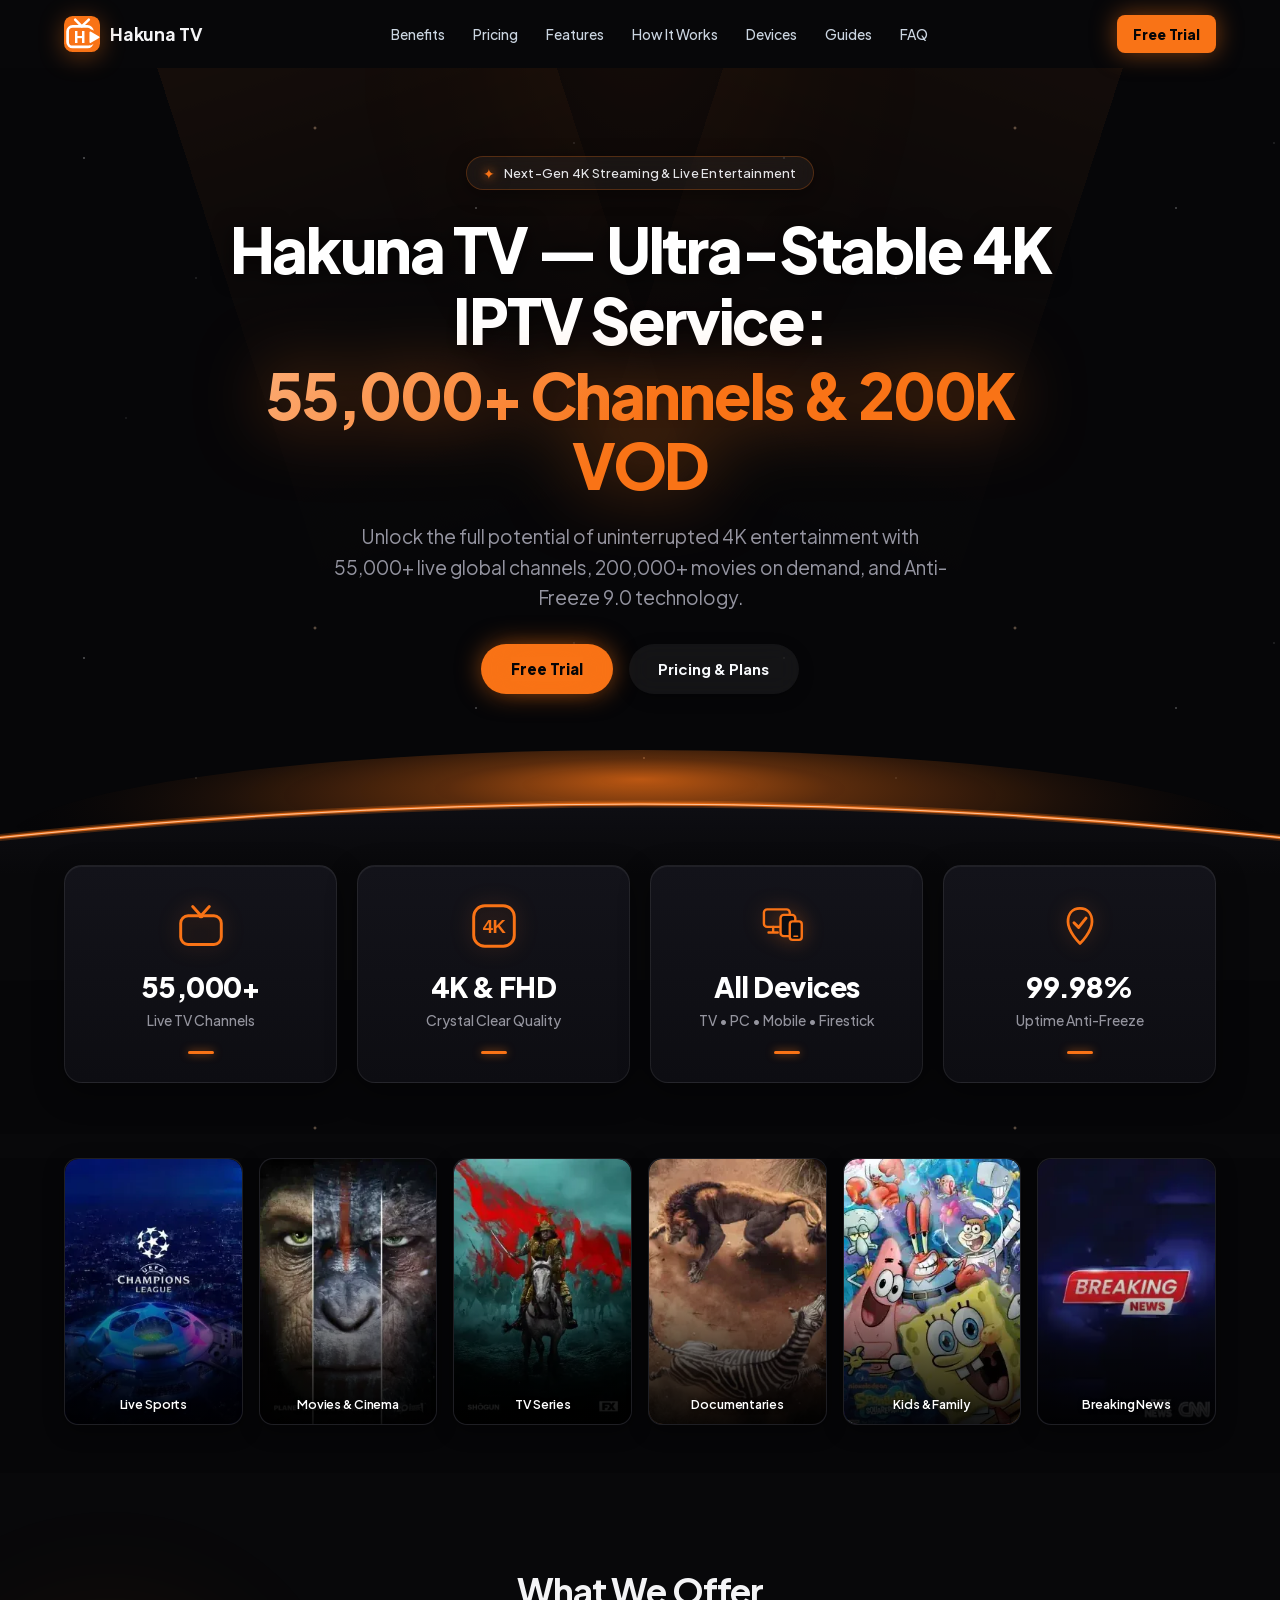
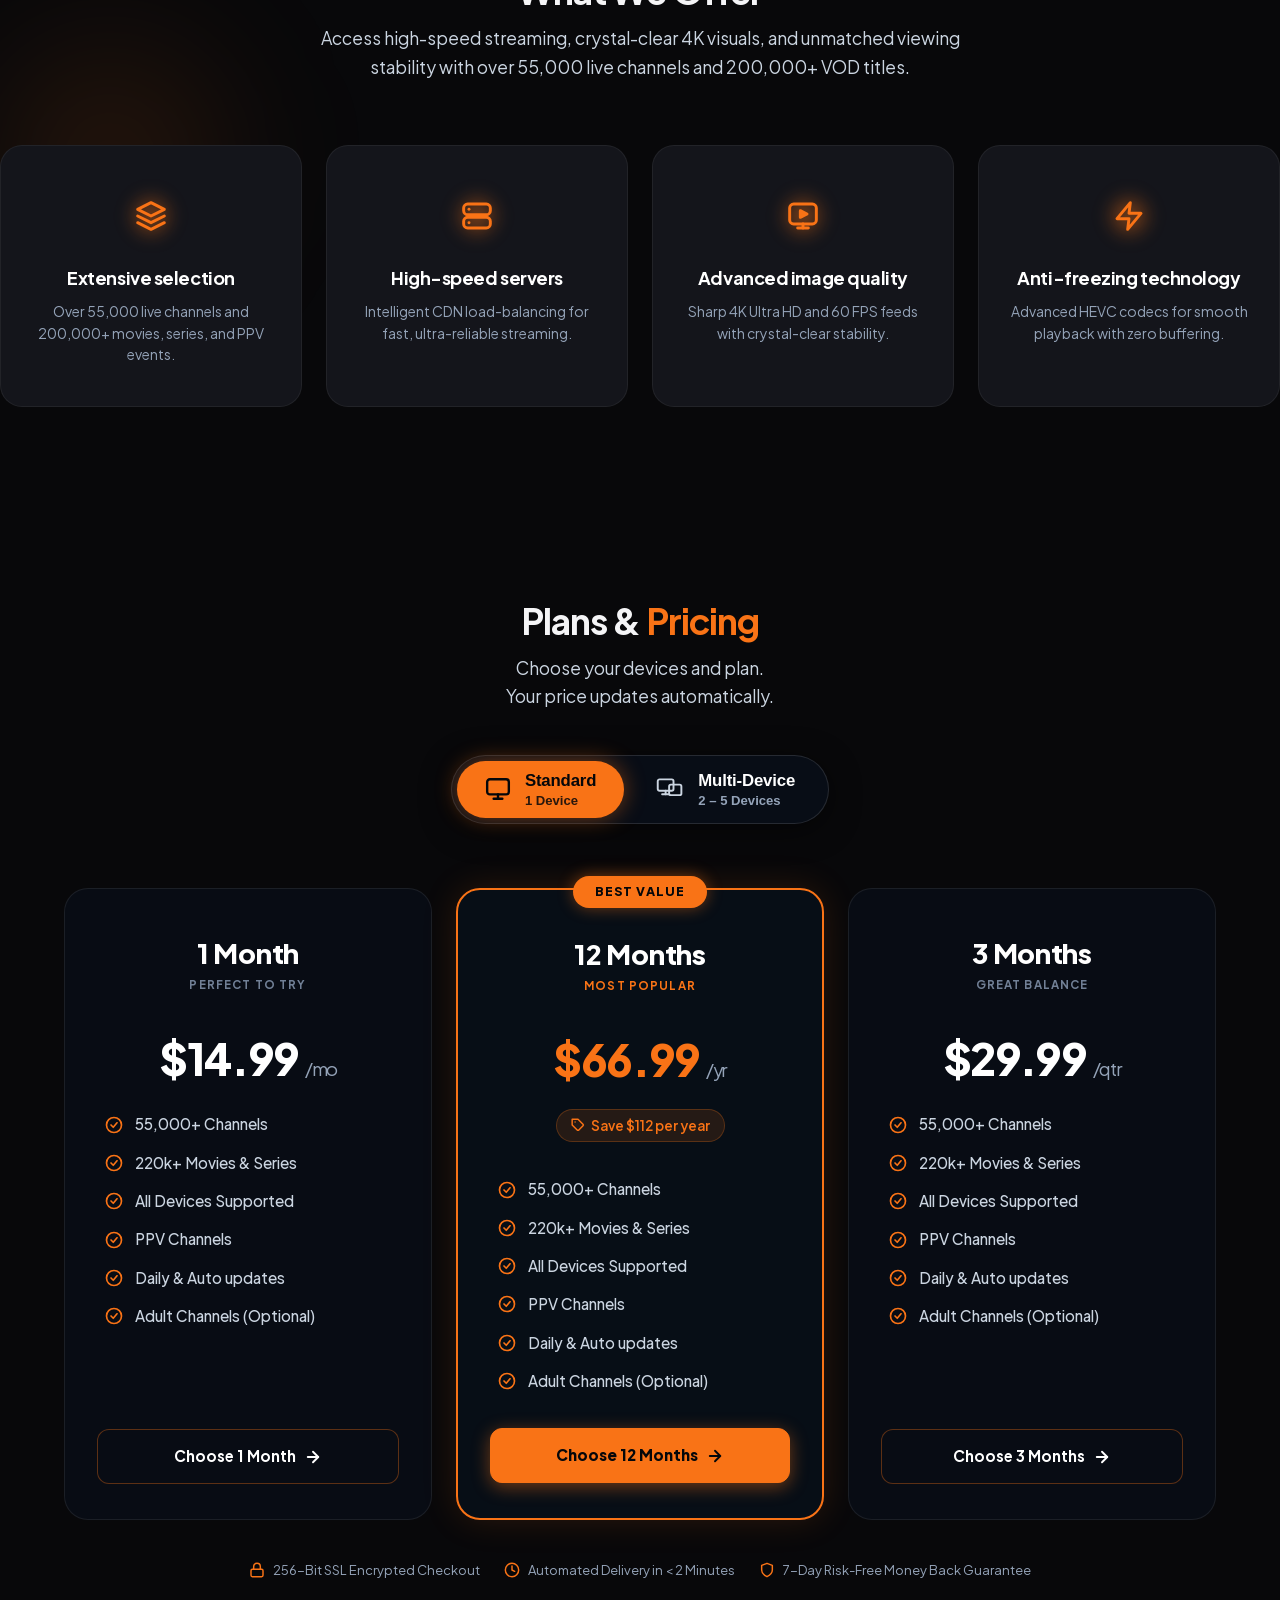
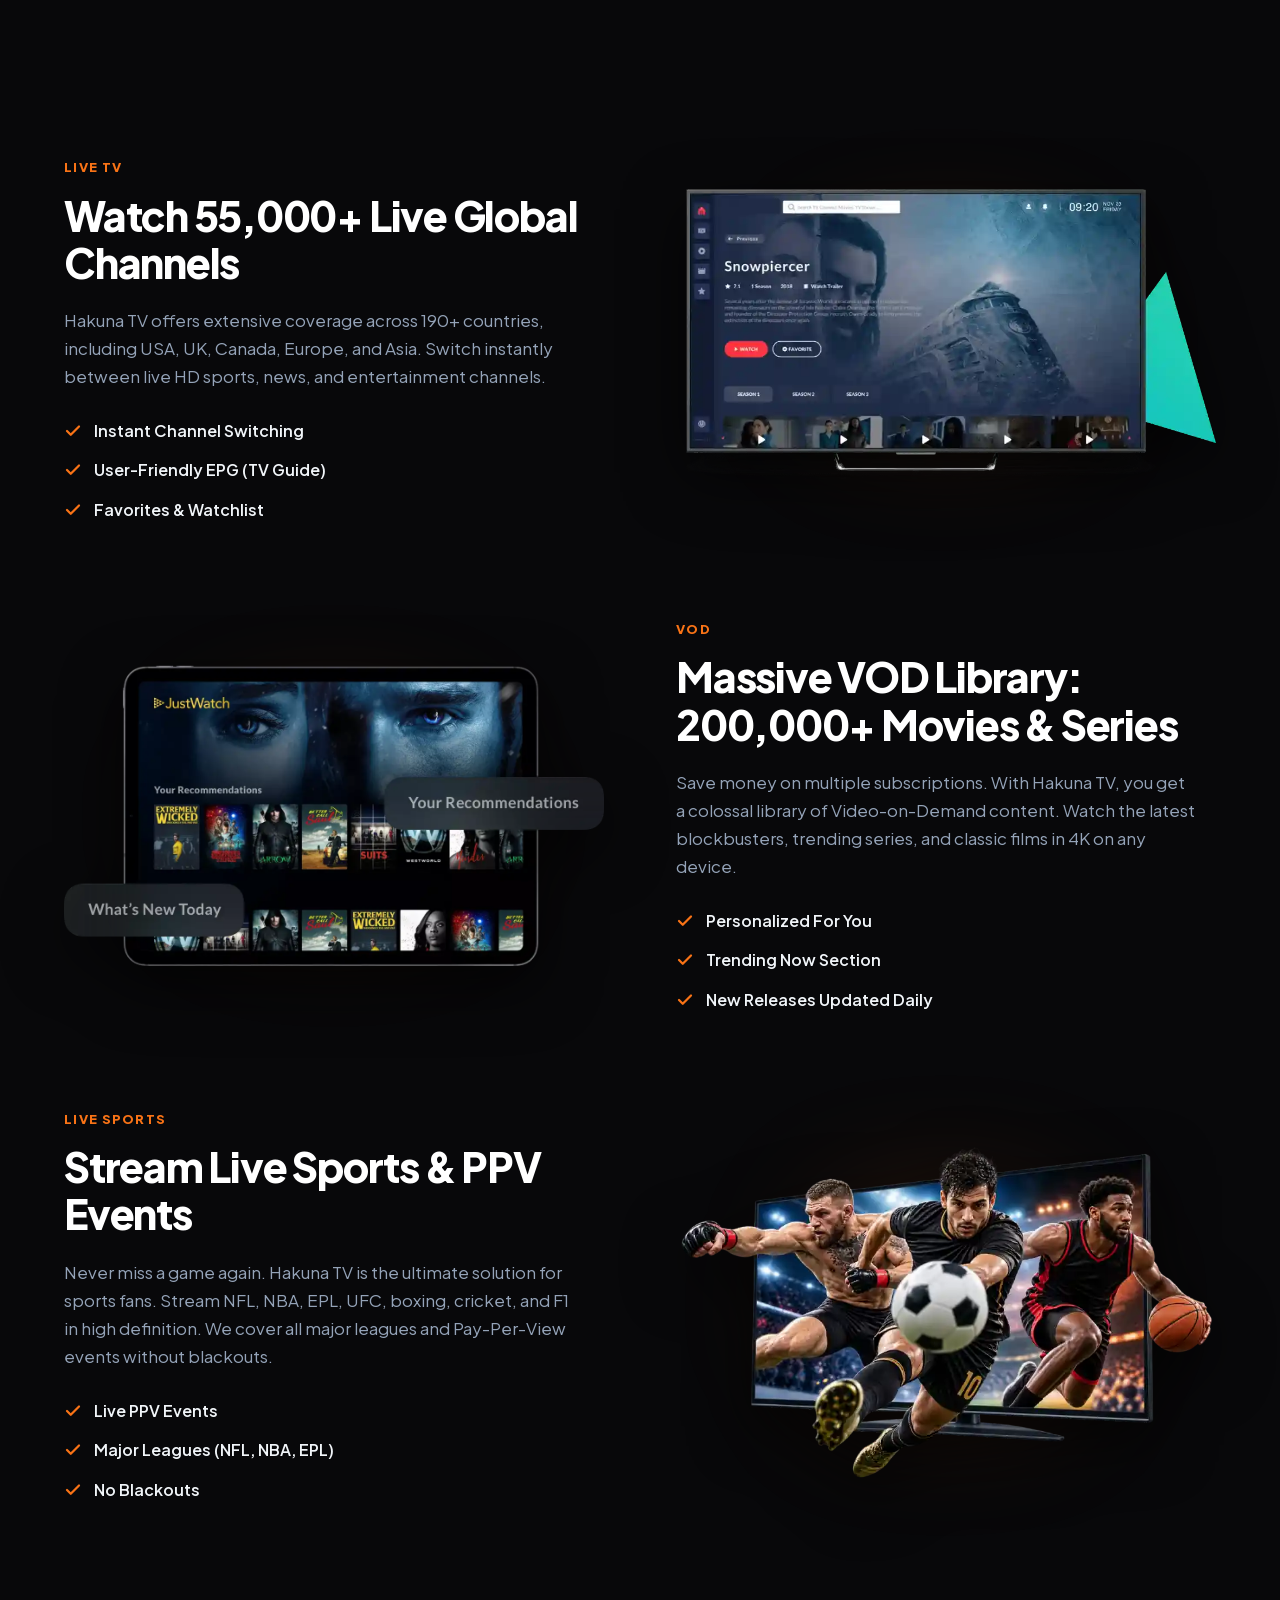
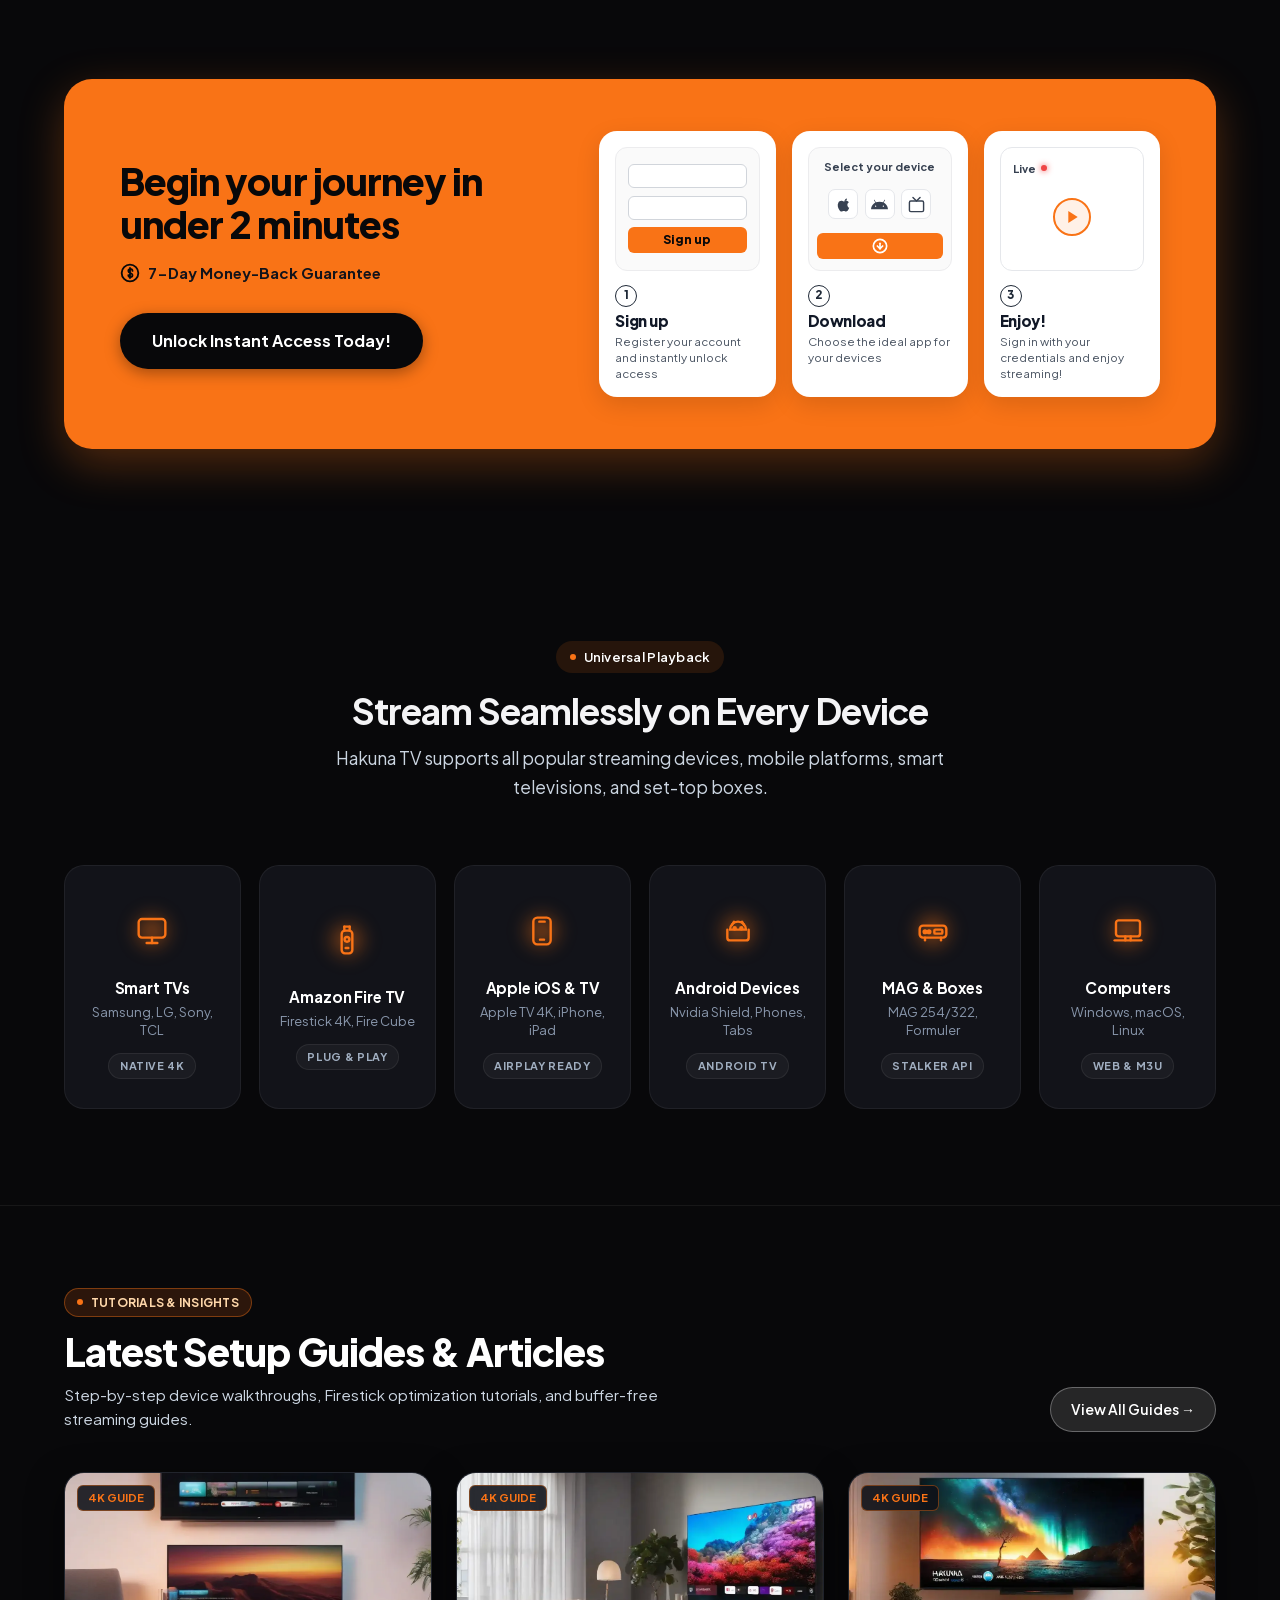
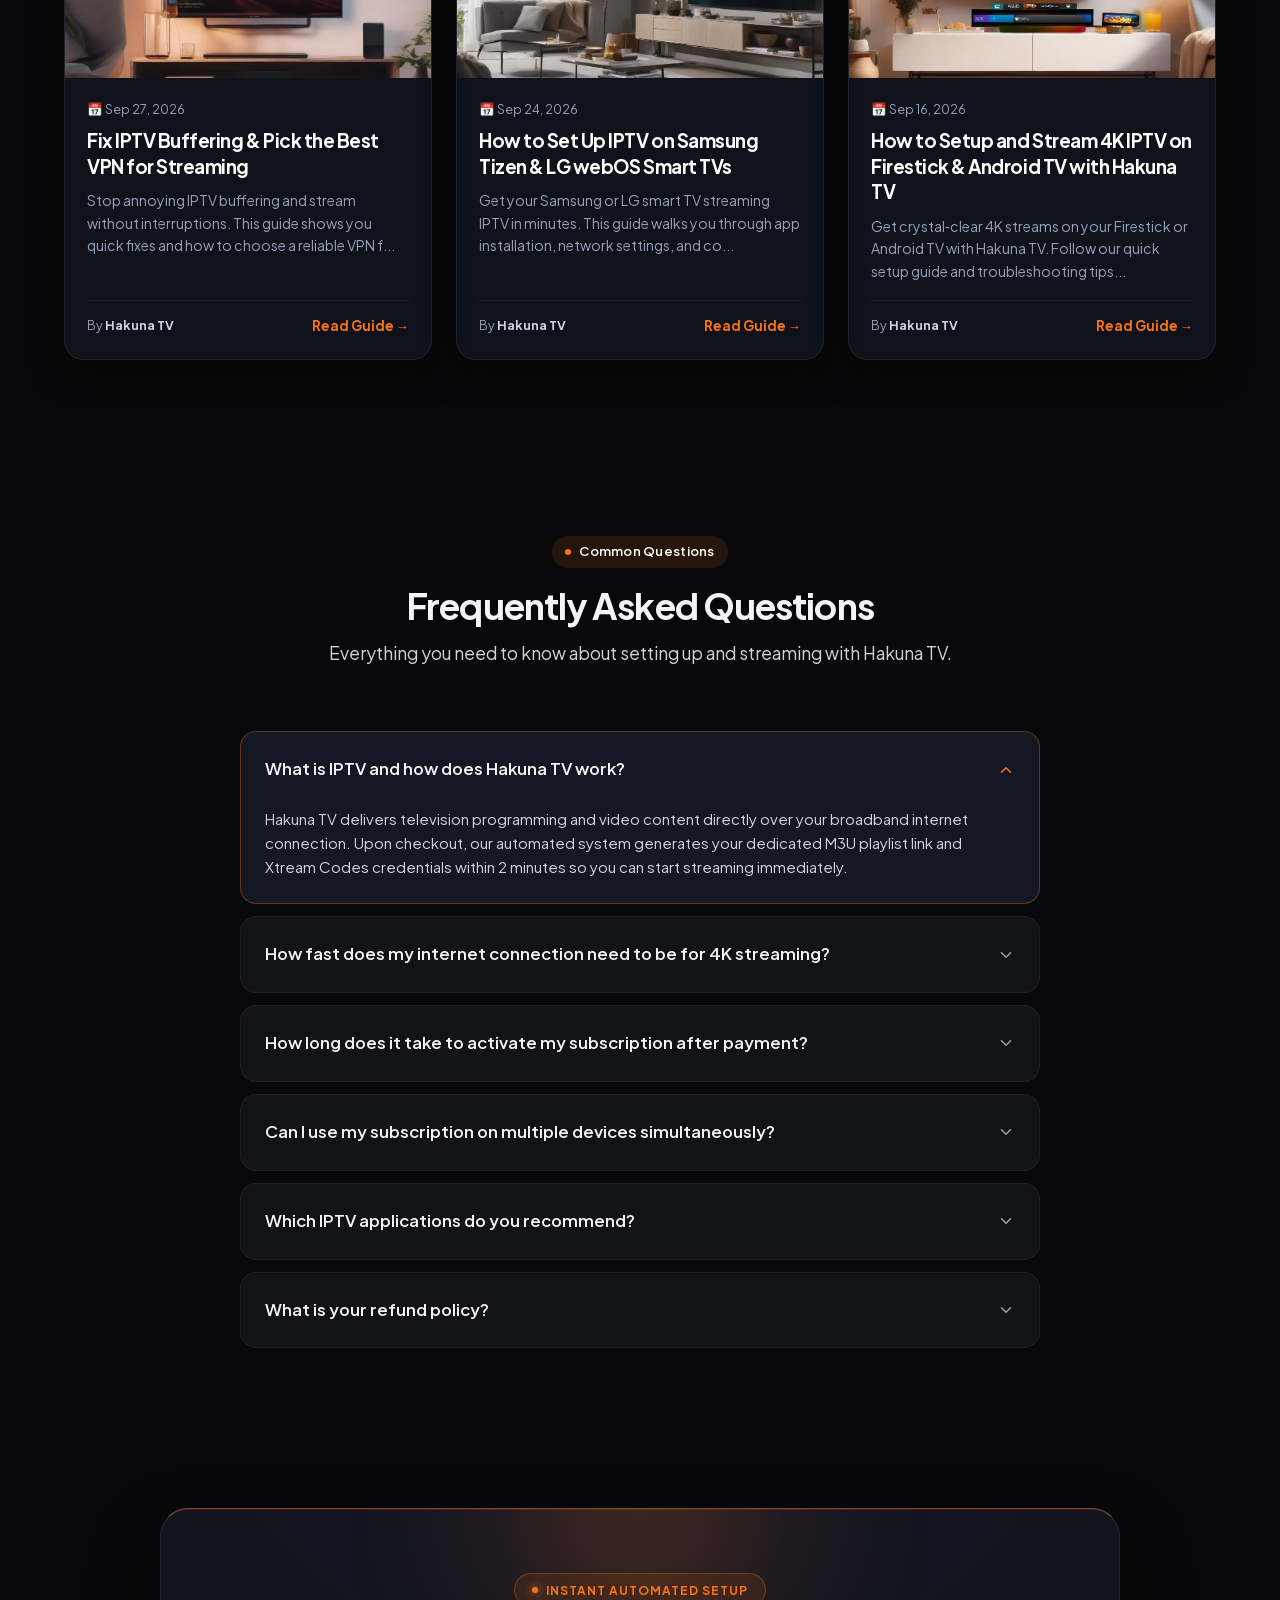
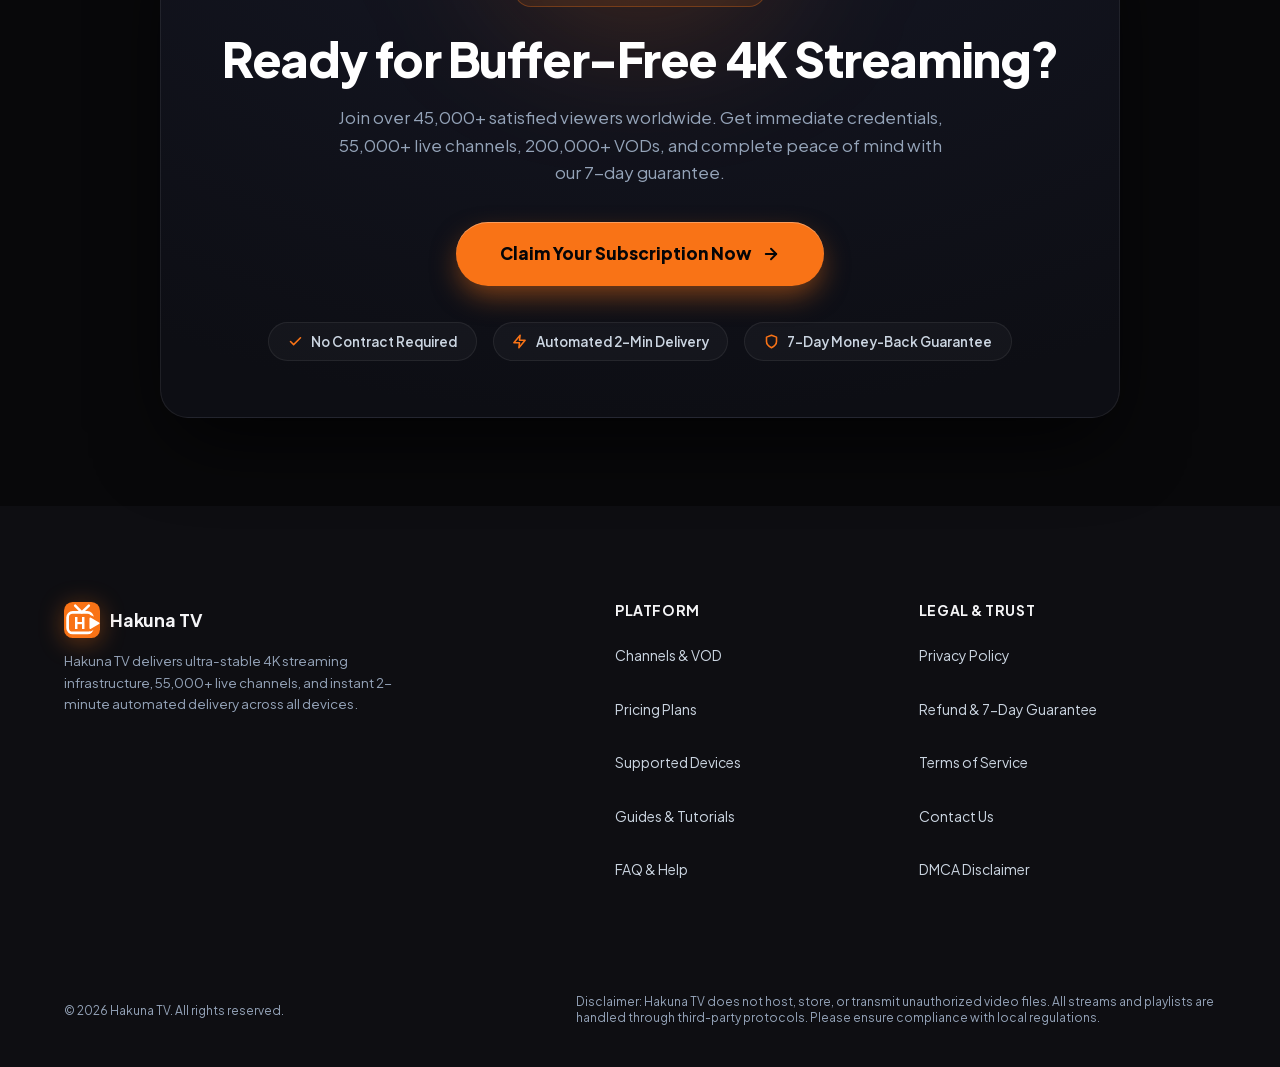
<file: index.html>
<!DOCTYPE html>
<html lang="en" style="background-color:#08080a;color:#f4f4f6;">
<head>
  <meta charset="UTF-8">
  <meta name="viewport" content="width=device-width, initial-scale=1.0">
  
  <!-- Primary SEO Meta Tags -->
  <title>Ultra-Stable 4K IPTV Service | 55,000+ Live Channels | Hakuna TV</title>
  <meta name="description" content="Stream 55,000+ live premium channels and 200,000+ 4K movies with Hakuna TV. Anti-Freeze 9.0 tech, 99.98% uptime, instant 2-minute activation on all devices.">
  <meta name="robots" content="index, follow, max-snippet:-1, max-image-preview:large, max-video-preview:-1">
  <meta name="format-detection" content="telephone=no">
  <link rel="canonical" href="https://hakuna4ktv.shop/">
  <meta name="theme-color" content="#08080a">

  <!-- Pure SVG Dynamic Brand Favicon & App Icons (Google SEO Compliant) -->
  <link rel="icon" type="image/svg+xml" href="data:image/svg+xml;utf8,%3Csvg%20xmlns%3D%22http%3A%2F%2Fwww.w3.org%2F2000%2Fsvg%22%20viewBox%3D%220%200%20100%20100%22%20width%3D%22100%25%22%20height%3D%22100%25%22%3E%0A%20%20%3Cdefs%3E%0A%20%20%20%20%3ClinearGradient%20id%3D%22tvkixBrandGrad%22%20x1%3D%220%25%22%20y1%3D%220%25%22%20x2%3D%22100%25%22%20y2%3D%22100%25%22%3E%0A%20%20%20%20%20%20%3Cstop%20offset%3D%220%25%22%20stop-color%3D%22%23f97316%22%2F%3E%0A%20%20%20%20%20%20%3Cstop%20offset%3D%22100%25%22%20stop-color%3D%22%23f97316%22%2F%3E%0A%20%20%20%20%3C%2FlinearGradient%3E%0A%20%20%20%20%3Cmask%20id%3D%22tvCutout_kq3zzw%22%3E%0A%20%20%20%20%20%20%3Crect%20width%3D%22100%22%20height%3D%22100%22%20fill%3D%22%23ffffff%22%2F%3E%0A%20%20%20%20%20%20%3Cpath%20d%3D%22M%2073.5%2046%20L%2096%2059%20L%2073.5%2072%20Z%22%20fill%3D%22%23000000%22%20stroke%3D%22%23000000%22%20stroke-width%3D%2218.5%22%20stroke-linejoin%3D%22round%22%20stroke-linecap%3D%22round%22%2F%3E%0A%20%20%20%20%3C%2Fmask%3E%0A%20%20%3C%2Fdefs%3E%0A%20%20%3Crect%20width%3D%22100%22%20height%3D%22100%22%20rx%3D%2224%22%20fill%3D%22url(%23tvkixBrandGrad)%22%2F%3E%0A%20%20%3Cpath%20d%3D%22M%2031%2010%20L%2049.5%2029%20L%2069%2010%22%20fill%3D%22none%22%20stroke%3D%22%23ffffff%22%20stroke-width%3D%227%22%20stroke-linecap%3D%22round%22%20stroke-linejoin%3D%22round%22%2F%3E%0A%20%20%3Crect%20x%3D%2210%22%20y%3D%2229%22%20width%3D%2269%22%20height%3D%2257%22%20rx%3D%2214%22%20fill%3D%22none%22%20stroke%3D%22%23ffffff%22%20stroke-width%3D%227.5%22%20stroke-linejoin%3D%22round%22%20stroke-linecap%3D%22round%22%20mask%3D%22url(%23tvCutout_kq3zzw)%22%2F%3E%0A%20%20%3Cpath%20d%3D%22M%2073.5%2046%20L%2096%2059%20L%2073.5%2072%20Z%22%20fill%3D%22%23ffffff%22%20stroke%3D%22%23ffffff%22%20stroke-width%3D%225.5%22%20stroke-linejoin%3D%22round%22%20stroke-linecap%3D%22round%22%2F%3E%0A%20%20%3Ctext%20x%3D%2244%22%20y%3D%2258%22%20font-family%3D%22-apple-system%2C%20BlinkMacSystemFont%2C%20'Plus%20Jakarta%20Sans'%2C%20'Arial%20Black'%2C%20'Montserrat'%2C%20sans-serif%22%20font-size%3D%2244%22%20font-weight%3D%22900%22%20fill%3D%22%23ffffff%22%20text-anchor%3D%22middle%22%20dominant-baseline%3D%22central%22%3EH%3C%2Ftext%3E%0A%3C%2Fsvg%3E">
  <link rel="alternate icon" type="image/svg+xml" href="/assets/favicon.svg">
  <link rel="apple-touch-icon" href="data:image/svg+xml;utf8,%3Csvg%20xmlns%3D%22http%3A%2F%2Fwww.w3.org%2F2000%2Fsvg%22%20viewBox%3D%220%200%20100%20100%22%20width%3D%22100%25%22%20height%3D%22100%25%22%3E%0A%20%20%3Cdefs%3E%0A%20%20%20%20%3ClinearGradient%20id%3D%22tvkixBrandGrad%22%20x1%3D%220%25%22%20y1%3D%220%25%22%20x2%3D%22100%25%22%20y2%3D%22100%25%22%3E%0A%20%20%20%20%20%20%3Cstop%20offset%3D%220%25%22%20stop-color%3D%22%23f97316%22%2F%3E%0A%20%20%20%20%20%20%3Cstop%20offset%3D%22100%25%22%20stop-color%3D%22%23f97316%22%2F%3E%0A%20%20%20%20%3C%2FlinearGradient%3E%0A%20%20%20%20%3Cmask%20id%3D%22tvCutout_kq3zzw%22%3E%0A%20%20%20%20%20%20%3Crect%20width%3D%22100%22%20height%3D%22100%22%20fill%3D%22%23ffffff%22%2F%3E%0A%20%20%20%20%20%20%3Cpath%20d%3D%22M%2073.5%2046%20L%2096%2059%20L%2073.5%2072%20Z%22%20fill%3D%22%23000000%22%20stroke%3D%22%23000000%22%20stroke-width%3D%2218.5%22%20stroke-linejoin%3D%22round%22%20stroke-linecap%3D%22round%22%2F%3E%0A%20%20%20%20%3C%2Fmask%3E%0A%20%20%3C%2Fdefs%3E%0A%20%20%3Crect%20width%3D%22100%22%20height%3D%22100%22%20rx%3D%2224%22%20fill%3D%22url(%23tvkixBrandGrad)%22%2F%3E%0A%20%20%3Cpath%20d%3D%22M%2031%2010%20L%2049.5%2029%20L%2069%2010%22%20fill%3D%22none%22%20stroke%3D%22%23ffffff%22%20stroke-width%3D%227%22%20stroke-linecap%3D%22round%22%20stroke-linejoin%3D%22round%22%2F%3E%0A%20%20%3Crect%20x%3D%2210%22%20y%3D%2229%22%20width%3D%2269%22%20height%3D%2257%22%20rx%3D%2214%22%20fill%3D%22none%22%20stroke%3D%22%23ffffff%22%20stroke-width%3D%227.5%22%20stroke-linejoin%3D%22round%22%20stroke-linecap%3D%22round%22%20mask%3D%22url(%23tvCutout_kq3zzw)%22%2F%3E%0A%20%20%3Cpath%20d%3D%22M%2073.5%2046%20L%2096%2059%20L%2073.5%2072%20Z%22%20fill%3D%22%23ffffff%22%20stroke%3D%22%23ffffff%22%20stroke-width%3D%225.5%22%20stroke-linejoin%3D%22round%22%20stroke-linecap%3D%22round%22%2F%3E%0A%20%20%3Ctext%20x%3D%2244%22%20y%3D%2258%22%20font-family%3D%22-apple-system%2C%20BlinkMacSystemFont%2C%20'Plus%20Jakarta%20Sans'%2C%20'Arial%20Black'%2C%20'Montserrat'%2C%20sans-serif%22%20font-size%3D%2244%22%20font-weight%3D%22900%22%20fill%3D%22%23ffffff%22%20text-anchor%3D%22middle%22%20dominant-baseline%3D%22central%22%3EH%3C%2Ftext%3E%0A%3C%2Fsvg%3E">
  <link rel="manifest" href="site.webmanifest">

  <!-- Open Graph / Facebook -->
  <meta property="og:type" content="website">
  <meta property="og:url" content="https://hakuna4ktv.shop/">
  <meta property="og:title" content="Ultra-Stable 4K IPTV Service | 55,000+ Live Channels | Hakuna TV">
  <meta property="og:description" content="Stream 55,000+ live premium channels and 200,000+ 4K movies with Hakuna TV. Anti-Freeze 9.0 tech, 99.98% uptime, instant 2-minute activation on all devices.">
  <meta property="og:site_name" content="Hakuna TV">
  <meta property="og:image" content="https://hakuna4ktv.shop/assets/images/og-preview.jpg">
  <meta property="og:image:width" content="1200">
  <meta property="og:image:height" content="630">
  <meta property="og:image:alt" content="Hakuna TV Ultra-Stable 4K IPTV Streaming Service">

  <!-- Twitter / X -->
  <meta name="twitter:card" content="summary_large_image">
  <meta name="twitter:title" content="Ultra-Stable 4K IPTV Service | 55,000+ Live Channels | Hakuna TV">
  <meta name="twitter:description" content="Stream 55,000+ live premium channels and 200,000+ 4K movies with Hakuna TV. Anti-Freeze 9.0 tech, 99.98% uptime, instant 2-minute activation on all devices.">
  <meta name="twitter:image" content="https://hakuna4ktv.shop/assets/images/og-preview.jpg">

  <!-- Self-Hosted Critical Variable Font loaded via @font-face with font-display: swap -->

  <!-- Main Stylesheet -->
  <style>
@font-face{font-family:"Plus Jakarta Sans";font-style:normal;font-weight:400 800;font-display:swap;src:url("/assets/fonts/plus-jakarta-sans.woff2") format("woff2");unicode-range:U+0000-00FF,U+0131,U+0152-0153,U+02BB-02BC,U+02C6,U+02DA,U+02DC,U+0304,U+0308,U+0329,U+2000-206F,U+20AC,U+2122,U+2191,U+2193,U+2212,U+2215,U+FEFF,U+FFFD}:root{--bg-page:#08080a;--bg-surface:#0e0e12;--bg-card:#131318;--bg-card-hover:#181820;--bg-subtle:#1c1c24;--border-subtle:transparent;--border-medium:transparent;--border-accent:transparent;--border-highlight:transparent;--accent:#f97316;--accent-hover:#ea580c;--accent-light:rgba(249,115,22,0.12);--accent-text:#fed7aa;--status-green:#22c55e;--status-green-bg:rgba(34,197,94,0.12);--text-primary:#f4f4f6;--text-secondary:#cbd5e1;--text-muted:#94a3b8;--text-inverse:#08080a;--font-family:"Plus Jakarta Sans",-apple-system,BlinkMacSystemFont,"Segoe UI",Roboto,Oxygen,Ubuntu,Cantarell,"Helvetica Neue",sans-serif;--line-height-base:1.6;--line-height-heading:1.2;--space-xs:0.5rem;--space-sm:0.75rem;--space-md:1rem;--space-lg:1.5rem;--space-xl:2.5rem;--space-2xl:4rem;--space-3xl:6rem;--max-width:1200px;--radius-sm:4px;--radius-md:8px;--radius-lg:12px;--radius-full:9999px;--transition-fast:0.15s ease;--transition-normal:0.25s ease}*,*::before,*::after{box-sizing:border-box;margin:0;padding:0}html{font-family:var(--font-family);font-size:16px;line-height:var(--line-height-base);color:var(--text-secondary);background-color:var(--bg-page);scroll-behavior:smooth;-webkit-text-size-adjust:100%;text-rendering:optimizeLegibility}body{min-height:100vh;display:flex;flex-direction:column;background-color:var(--bg-page);color:var(--text-secondary);overflow-x:hidden}h1,h2,h3,h4,h5,h6{color:var(--text-primary);font-weight:700;line-height:var(--line-height-heading);letter-spacing:-0.025em}h1{font-size:clamp(2rem,5vw,3.25rem);font-weight:800;margin-bottom:var(--space-md)}h2{font-size:clamp(1.75rem,3.5vw,2.25rem);margin-bottom:var(--space-sm)}h3{font-size:1.25rem;margin-bottom:var(--space-xs)}p{margin-bottom:var(--space-md)}p:last-child{margin-bottom:0}a{color:inherit;text-decoration:none;transition:color var(--transition-fast)}a:hover{color:var(--text-primary)}ul,ol{list-style:none}:focus-visible{outline:2px solid var(--accent);outline-offset:3px}.container{width:100%;max-width:var(--max-width);margin-inline:auto;padding-inline:var(--space-md)}@media (min-width:768px){.container{padding-inline:var(--space-lg)}}.section{padding-block:var(--space-2xl);border-bottom:none;scroll-margin-top:90px}@media (min-width:768px){.section{padding-block:var(--space-3xl)}}.section-header{text-align:center;max-width:680px;margin-inline:auto;margin-bottom:var(--space-2xl)}.section-header p{color:var(--text-secondary);font-size:1.1rem}.pill-badge{display:inline-flex;align-items:center;gap:0.5rem;padding:0.35rem 0.85rem;font-size:0.8125rem;font-weight:600;letter-spacing:0.02em;color:var(--accent-text);background-color:var(--accent-light);border:none;border-radius:var(--radius-full);margin-bottom:var(--space-md)}.pill-badge .dot{width:6px;height:6px;border-radius:50%;background-color:var(--accent)}.status-pill{display:inline-flex;align-items:center;gap:0.375rem;font-size:0.75rem;font-weight:500;color:#86efac;background-color:var(--status-green-bg);padding:0.25rem 0.625rem;border-radius:var(--radius-full);border:none}.status-pill .indicator{width:6px;height:6px;border-radius:50%;background-color:var(--status-green)}@media (max-width:640px){.header-actions .status-pill{display:none}}.btn{display:inline-flex;align-items:center;justify-content:center;gap:0.5rem;padding:0.75rem 1.5rem;font-size:0.9375rem;font-weight:600;border-radius:var(--radius-md);border:none;cursor:pointer;white-space:nowrap;transition:background-color var(--transition-fast),transform var(--transition-fast);text-decoration:none}.btn:active{transform:translateY(1px)}.btn-primary{background:linear-gradient(135deg,#c2410c 0%,#9a3412 100%);color:#ffffff !important;font-weight:700;border:none}.btn-primary:hover{background-color:var(--accent-hover);color:#ffffff}.btn-secondary{background-color:var(--bg-card);color:var(--text-primary);border:none}.btn-secondary:hover{background-color:var(--bg-subtle);color:#ffffff}.btn-block{width:100%}.btn-sm{padding:0.5rem 1rem;font-size:0.875rem}.btn-group{display:flex;flex-direction:column;gap:0.75rem;width:100%}@media (min-width:480px){.btn-group{flex-direction:row;justify-content:center;width:auto}}.site-header{position:sticky;top:0;z-index:100;background-color:rgba(8,8,10,0.95);border-bottom:none;backdrop-filter:blur(8px);-webkit-backdrop-filter:blur(8px)}.header-container{display:flex;align-items:center;justify-content:space-between;height:68px}.brand-logo{display:flex;align-items:center;gap:0.625rem;font-size:1.125rem;font-weight:700;color:var(--text-primary);letter-spacing:-0.01em}.logo-icon{display:inline-flex;align-items:center;justify-content:center;width:32px;height:32px;background-color:var(--accent);color:#ffffff;border-radius:var(--radius-sm);font-weight:900;font-size:1rem}.brand-accent{color:var(--accent)}.nav-menu{display:none}@media (min-width:900px){.nav-menu{display:flex;align-items:center;gap:1.75rem}}.nav-link{font-size:0.875rem;font-weight:500;color:var(--text-secondary)}.nav-link:hover{color:var(--text-primary)}.header-actions{display:flex;align-items:center;gap:0.875rem}.menu-toggle{display:flex;flex-direction:column;justify-content:center;gap:5px;width:38px;height:38px;padding:8px;background-color:var(--bg-card);border:none;border-radius:var(--radius-sm);cursor:pointer;color:var(--text-primary)}@media (min-width:900px){.menu-toggle{display:none}}.menu-bar{display:block;width:100%;height:2px;background-color:var(--text-primary);transition:transform var(--transition-fast),opacity var(--transition-fast)}.menu-toggle[aria-expanded="true"] .menu-bar:nth-child(1){transform:translateY(7px) rotate(45deg)}.menu-toggle[aria-expanded="true"] .menu-bar:nth-child(2){opacity:0}.menu-toggle[aria-expanded="true"] .menu-bar:nth-child(3){transform:translateY(-7px) rotate(-45deg)}.mobile-nav{display:none;position:fixed;top:68px;left:0;right:0;bottom:0;background-color:#08080a;border-bottom:none;padding:var(--space-xl) var(--space-lg);flex-direction:column;gap:var(--space-md);z-index:999;overflow-y:auto}.mobile-nav.is-open{display:flex}@media (min-width:900px){.mobile-nav{display:none !important}}.mobile-nav-link{font-size:1.125rem;font-weight:600;color:var(--text-primary);padding-block:0.5rem;border-bottom:none}.hero-section{position:relative;background-color:#060608;padding-top:clamp(3.5rem,7vw,5.5rem);padding-bottom:clamp(2rem,4vw,3.5rem);text-align:center;overflow:hidden}.hero-cosmic-backdrop{position:absolute;inset:0;pointer-events:none;overflow:hidden;z-index:1;contain:strict}.light-ray{position:absolute;top:-120px;width:380px;height:600px;opacity:0.16;transform-origin:top center;pointer-events:none;will-change:transform}.light-ray-left{left:10%;background:linear-gradient(180deg,rgba(255,140,60,0.5) 0%,rgba(255,90,20,0.08) 60%,transparent 100%);transform:rotate(-18deg)}.light-ray-right{right:10%;background:linear-gradient(180deg,rgba(255,140,60,0.45) 0%,rgba(255,90,20,0.08) 60%,transparent 100%);transform:rotate(18deg)}.light-ray-center{left:50%;transform:translateX(-50%);width:550px;height:480px;background:radial-gradient(ellipse at top,rgba(255,107,43,0.2) 0%,rgba(255,80,10,0.05) 50%,transparent 80%);opacity:0.35}.cosmic-stars{position:absolute;inset:0;background-image:radial-gradient(1.5px 1.5px at 12% 18%,rgba(255,255,255,0.65),transparent),radial-gradient(1px 1px at 28% 42%,rgba(255,255,255,0.45),transparent),radial-gradient(2px 2px at 45% 12%,rgba(255,210,170,0.75),transparent),radial-gradient(1.5px 1.5px at 68% 28%,rgba(255,255,255,0.55),transparent),radial-gradient(1px 1px at 82% 15%,rgba(255,255,255,0.45),transparent),radial-gradient(1.5px 1.5px at 92% 38%,rgba(255,210,170,0.65),transparent),radial-gradient(1px 1px at 18% 70%,rgba(255,255,255,0.35),transparent),radial-gradient(1.5px 1.5px at 84% 68%,rgba(255,255,255,0.4),transparent);background-repeat:repeat;background-size:700px 500px;opacity:0.7}.hero-container{position:relative;z-index:3}.hero-content{max-width:860px;margin-inline:auto;display:flex;flex-direction:column;align-items:center}.hero-badge-pill{display:inline-flex;align-items:center;gap:0.5rem;padding:0.35rem 1rem;background:rgba(255,255,255,0.05);border:none;border-radius:var(--radius-full);font-size:0.8125rem;font-weight:500;letter-spacing:0.02em;color:#e4e4e7;margin-bottom:1.5rem;backdrop-filter:blur(12px);-webkit-backdrop-filter:blur(12px);box-shadow:0 4px 20px rgba(0,0,0,0.4);transition:background-color var(--transition-fast),transform var(--transition-fast)}.hero-badge-pill:hover{background:rgba(255,255,255,0.08);transform:translateY(-1px)}.badge-spark{color:#f97316;font-size:0.875rem;text-shadow:0 0 10px rgba(249,115,22,0.9),0 0 20px rgba(249,115,22,0.5);line-height:1}.hero-title{display:flex;flex-direction:column;align-items:center;gap:0.25rem;font-size:clamp(2.1rem,5.2vw,3.85rem);font-weight:800;line-height:1.15;letter-spacing:-0.035em;margin-bottom:1.25rem}.title-top{color:#ffffff;text-shadow:0 2px 20px rgba(0,0,0,0.8)}.title-bottom{color:#ff6e2e;background:linear-gradient(135deg,#ff7a30 0%,#f95716 50%,#ea580c 100%);-webkit-background-clip:text;-webkit-text-fill-color:transparent;background-clip:text;filter:drop-shadow(0 0 35px rgba(249,115,22,0.45))}.hero-description{font-size:clamp(1rem,2vw,1.1875rem);color:#9494a0;line-height:1.6;max-width:640px;margin-inline:auto;margin-bottom:2rem}.hero-btn-group{display:flex;flex-direction:row;align-items:center;justify-content:center;gap:1rem;flex-wrap:wrap;margin-bottom:2.5rem}.btn-pill{display:inline-flex;align-items:center;justify-content:center;gap:0.5rem;padding:0.8rem 1.85rem;font-size:0.9375rem;font-weight:600;border-radius:var(--radius-full);border:none;cursor:pointer;white-space:nowrap}.btn-pill,.btn-pill span,.btn-pill:link,.btn-pill:visited{text-decoration:none}.btn-pill-primary,.btn-pill-primary span,.btn-pill-primary:link,.btn-pill-primary:visited{background:var(--accent);color:#050507 !important;font-weight:800 !important;border:none;box-shadow:0 0 25px rgba(249,115,22,0.45),0 4px 14px rgba(0,0,0,0.4)}.btn-pill-primary:hover,.btn-pill-primary:hover span{transform:translateY(-2px) scale(1.02);box-shadow:0 0 35px rgba(249,115,22,0.7),0 6px 22px rgba(0,0,0,0.5);color:#000000 !important}.btn-pill-glass{background-color:rgba(255,255,255,0.06);color:#f8fafc !important;border:none;backdrop-filter:blur(12px);-webkit-backdrop-filter:blur(12px);box-shadow:0 4px 15px rgba(0,0,0,0.3)}.btn-pill-glass span{color:#f8fafc !important}.btn-pill-glass:hover{background-color:rgba(255,255,255,0.12);color:#ffffff !important;transform:translateY(-2px);box-shadow:0 6px 20px rgba(0,0,0,0.4)}.hero-horizon{position:relative;width:100%;margin-top:1rem;margin-bottom:-15px;overflow:visible;pointer-events:none;z-index:2;display:flex;justify-content:center}.horizon-svg{width:100%;height:clamp(140px,18vw,240px);display:block;overflow:visible}.hero-metrics-container{position:relative;z-index:3;margin-top:-115px}@media (max-width:640px){.hero-metrics-container{margin-top:-50px}.hero-btn-group{flex-direction:column;width:100%;max-width:320px;margin-inline:auto}.btn-pill{width:100%}.horizon-svg{height:120px}}.metrics-grid{display:grid;grid-template-columns:repeat(2,1fr);gap:1rem;margin-top:0}@media (min-width:860px){.metrics-grid{grid-template-columns:repeat(4,1fr);gap:1.25rem}}.metric-card{position:relative;background-color:#0c0c11;background:linear-gradient(180deg,#13131a 0%,#0d0d12 100%);border:1px solid rgba(255,255,255,0.08);border-radius:18px;padding:2.25rem 1rem 1.75rem 1rem;display:flex;flex-direction:column;align-items:center;justify-content:center;text-align:center;box-shadow:0 10px 30px rgba(0,0,0,0.4),inset 0 1px 0 rgba(255,255,255,0.06);transition:transform var(--transition-normal),box-shadow var(--transition-normal),border-color var(--transition-normal),background-color var(--transition-normal)}.metric-card:hover{transform:translateY(-3px);background-color:#101016;border-color:rgba(255,106,26,0.4);box-shadow:0 14px 40px rgba(0,0,0,0.55),0 0 25px rgba(249,115,22,0.15)}.metric-icon-wrap{display:flex;align-items:center;justify-content:center;width:56px;height:48px;max-width:56px;max-height:48px;background:transparent;border:none;margin-inline:auto;margin-bottom:1.25rem;overflow:visible;flex-shrink:0}.metric-icon-art{width:56px !important;height:48px !important;max-width:56px !important;max-height:48px !important;display:block;flex-shrink:0;filter:drop-shadow(0 0 10px rgba(255,106,26,0.22));transition:transform var(--transition-fast),filter var(--transition-fast)}.metric-card:hover .metric-icon-art{transform:scale(1.06);filter:drop-shadow(0 0 16px rgba(255,106,26,0.5))}.metric-val{font-size:clamp(1.35rem,2.2vw,1.85rem);font-weight:800;color:#ffffff;letter-spacing:-0.02em;line-height:1.2}.metric-val .accent-mark{color:#ff6a1a;margin-left:2px}.metric-label{font-size:clamp(0.78rem,1.15vw,0.875rem);color:#94949e;margin-top:0.45rem;line-height:1.4;font-weight:500}.metric-dash{display:block;width:26px;height:3px;border-radius:var(--radius-full);background-color:#ff6a1a;margin-top:1.25rem;box-shadow:0 0 8px rgba(255,106,26,0.5)}@media (max-width:640px){.metrics-grid{gap:0.65rem}.metric-card{padding:1.5rem 0.6rem 1.25rem 0.6rem;border-radius:14px}.metric-icon-wrap{height:44px;margin-bottom:0.85rem}.metric-icon-art{width:44px;height:38px}.metric-val{font-size:1.15rem}.metric-label{font-size:0.72rem}.metric-dash{margin-top:0.85rem;width:20px}}.hero-categories-section{position:relative;background-color:#060608;padding-bottom:2rem}.hero-categories-container{position:relative;z-index:3;margin-top:1.5rem;margin-bottom:1rem}.category-cards-grid{display:grid;grid-template-columns:repeat(3,1fr);gap:0.65rem}@media (min-width:860px){.category-cards-grid{grid-template-columns:repeat(6,1fr);gap:1rem}}.category-card{position:relative;display:flex;flex-direction:column;border-radius:14px;overflow:hidden;background-color:#0c0c11;border:1px solid rgba(255,255,255,0.08);text-decoration:none;cursor:pointer;box-shadow:0 6px 20px rgba(0,0,0,0.4);transition:transform var(--transition-normal),box-shadow var(--transition-normal),border-color var(--transition-normal)}.category-card:hover{transform:translateY(-4px) scale(1.02);border-color:rgba(255,106,26,0.45);box-shadow:0 12px 30px rgba(0,0,0,0.6),0 0 20px rgba(255,106,26,0.22)}.category-card-media{position:relative;width:100%;aspect-ratio:2 / 3;overflow:hidden;border-radius:14px;background-color:#08080a}.category-card-media img{width:100%;height:100%;object-fit:cover;display:block;transition:transform 0.45s cubic-bezier(0.16,1,0.3,1)}.category-card:hover .category-card-media img{transform:scale(1.07)}.category-card-overlay{position:absolute;inset:0;background:linear-gradient(180deg,transparent 40%,rgba(0,0,0,0.65) 75%,rgba(0,0,0,0.92) 100%);pointer-events:none}.category-card-label{position:absolute;bottom:0.55rem;left:0.25rem;right:0.25rem;text-align:center;font-size:0.78rem;font-weight:600;color:#ffffff;letter-spacing:-0.01em;text-shadow:0 1px 4px rgba(0,0,0,0.9);pointer-events:none;white-space:nowrap;overflow:hidden;text-overflow:ellipsis;padding-inline:4px;transition:color var(--transition-fast)}.category-card:hover .category-card-label{color:#ff7a30}@media (max-width:640px){.hero-categories-container{margin-top:0.85rem;margin-bottom:0.5rem}.category-cards-grid{gap:0.45rem}.category-card{border-radius:10px}.category-card-media{border-radius:10px}.category-card-label{font-size:0.65rem;bottom:0.35rem}}.what-we-offer-section{position:relative;overflow:hidden}.what-we-offer-section::before{content:"";position:absolute;top:15%;left:-80px;width:380px;height:380px;background:radial-gradient(circle,rgba(255,106,26,0.14) 0%,rgba(255,106,26,0.03) 50%,transparent 70%);filter:blur(60px);pointer-events:none;z-index:0}.benefits-grid{position:relative;z-index:1;display:grid;grid-template-columns:1fr;gap:1.25rem}@media (min-width:640px){.benefits-grid{grid-template-columns:repeat(2,1fr)}}@media (min-width:1024px){.benefits-grid{grid-template-columns:repeat(4,1fr);gap:1.5rem}}.benefit-card{background-color:#14151b;border:1px solid rgba(255,255,255,0.06);border-radius:22px;padding:2.5rem 1.5rem;display:flex;flex-direction:column;align-items:center;text-align:center;height:100%;transition:transform 0.25s ease,border-color 0.25s ease,box-shadow 0.25s ease,background-color 0.25s ease}.benefit-card:hover{background-color:#181a22;border-color:rgba(255,106,26,0.35);transform:translateY(-4px);box-shadow:0 16px 36px -10px rgba(0,0,0,0.6),0 0 24px rgba(255,106,26,0.12)}.benefit-icon-wrapper{position:relative;width:60px;height:60px;display:flex;align-items:center;justify-content:center;color:#ff6a1a;margin-bottom:1.25rem;flex-shrink:0}.benefit-icon-glow{position:absolute;top:50%;left:50%;transform:translate(-50%,-50%);width:48px;height:48px;border-radius:50%;background:radial-gradient(circle,rgba(255,106,26,0.55) 0%,rgba(255,106,26,0.18) 50%,transparent 75%);filter:blur(8px);pointer-events:none;z-index:0}.benefit-icon-wrapper svg{position:relative;z-index:1;width:32px;height:32px;color:#ff6a1a}.benefit-title{font-size:1.125rem;font-weight:700;color:#ffffff;margin-bottom:0.75rem;line-height:1.3}.benefit-desc{font-size:0.875rem;color:#94a3b8;line-height:1.55;margin:0;max-width:250px}.features-showcase-section{padding:5rem 0;position:relative;overflow:hidden}.features-showcase{display:flex;flex-direction:column;gap:6rem}.feature-split-row{display:grid;grid-template-columns:1fr;align-items:center;gap:2.5rem}@media (min-width:992px){.feature-split-row{grid-template-columns:1fr 1fr;gap:4.5rem}.feature-split-row-reverse .feature-split-content{order:2}.feature-split-row-reverse .feature-split-media{order:1}}.feature-split-content{display:flex;flex-direction:column;justify-content:center}.feature-badge-tag{display:inline-block;font-size:0.8125rem;font-weight:800;text-transform:uppercase;letter-spacing:0.1em;color:#ff6a1a;margin-bottom:0.875rem}.feature-split-title{font-size:clamp(2rem,3.2vw,2.75rem);font-weight:800;line-height:1.15;letter-spacing:-0.03em;color:#ffffff;margin:0 0 1.25rem 0}.feature-split-desc{font-size:1.0625rem;line-height:1.65;color:#94a3b8;margin:0 0 1.75rem 0;max-width:520px}.feature-split-list{list-style:none;padding:0;margin:0;display:flex;flex-direction:column;gap:0.875rem}.feature-split-item{display:flex;align-items:center;gap:0.75rem;font-size:1rem;font-weight:600;color:#f1f5f9}.feature-check-icon{display:inline-flex;align-items:center;justify-content:center;color:#ff6a1a;flex-shrink:0}.feature-check-icon svg{width:18px;height:18px}.feature-split-media{position:relative;display:flex;justify-content:center;align-items:center}.feature-media-wrapper{position:relative;width:100%;max-width:620px;display:flex;align-items:center;justify-content:center}.feature-media-ambient{position:absolute;top:50%;left:50%;transform:translate(-50%,-50%);width:80%;height:80%;background:radial-gradient(circle,rgba(255,106,26,0.16) 0%,rgba(255,106,26,0.03) 60%,transparent 80%);filter:blur(50px);pointer-events:none;z-index:0}.feature-mockup-img{position:relative;z-index:1;width:100%;max-width:100%;height:auto;display:block;object-fit:contain;filter:drop-shadow(0 20px 30px rgba(0,0,0,0.65));transition:transform 0.35s cubic-bezier(0.16,1,0.3,1),filter 0.35s ease}.feature-mockup-img:hover{transform:translateY(-6px) scale(1.02);filter:drop-shadow(0 28px 42px rgba(0,0,0,0.8)) drop-shadow(0 0 25px rgba(255,106,26,0.22))}@media (max-width:768px){.features-showcase-section{padding:3.5rem 0}.features-showcase{gap:4rem}.feature-split-title{font-size:1.75rem}.feature-split-desc{font-size:0.9375rem;margin-bottom:1.25rem}.feature-split-item{font-size:0.9375rem}}.journey-banner{background:linear-gradient(135deg,#ff5500 0%,#ff6a1a 50%,#ff8833 100%);border-radius:28px;padding:3.25rem 3.5rem;display:grid;grid-template-columns:1fr;gap:2.5rem;align-items:center;position:relative;overflow:hidden;box-shadow:0 15px 45px rgba(255,106,26,0.22)}@media (min-width:1024px){.journey-banner{grid-template-columns:1fr 1.3fr;gap:3rem}}.journey-cta-col{display:flex;flex-direction:column;align-items:flex-start}.journey-title{font-size:2.35rem;font-weight:800;color:#08080a;line-height:1.15;letter-spacing:-0.025em;margin-bottom:1rem}.journey-guarantee{display:inline-flex;align-items:center;gap:0.5rem;font-size:0.9375rem;font-weight:700;color:#12131a;margin-bottom:1.75rem}.journey-guarantee svg{flex-shrink:0;color:#08080a}.journey-btn{display:inline-flex;align-items:center;justify-content:center;background-color:#08080a;color:#ffffff;font-size:1rem;font-weight:700;padding:0.95rem 2rem;border-radius:100px;text-decoration:none;box-shadow:0 4px 15px rgba(0,0,0,0.35);transition:transform var(--transition-fast),background-color var(--transition-fast),box-shadow var(--transition-fast)}.journey-btn:hover{background-color:#1a1b24;transform:translateY(-2px);box-shadow:0 6px 20px rgba(0,0,0,0.45)}.journey-steps-grid{display:grid;grid-template-columns:1fr;gap:1.25rem}@media (min-width:640px){.journey-steps-grid{grid-template-columns:repeat(3,1fr);gap:1rem}}.journey-step-card{background-color:#ffffff;border-radius:18px;padding:1rem;display:flex;flex-direction:column;box-shadow:0 8px 24px rgba(0,0,0,0.12);transition:transform var(--transition-fast),box-shadow var(--transition-fast)}.journey-step-card:hover{transform:translateY(-4px);box-shadow:0 12px 28px rgba(0,0,0,0.18)}.journey-mockup{background-color:#fafafa;border:1.5px solid #ececee;border-radius:12px;height:124px;padding:0.75rem;margin-bottom:0.875rem;display:flex;flex-direction:column;justify-content:center;position:relative;overflow:hidden}.mockup-signup{gap:0.45rem}.mockup-input-box{height:24px;width:100%;border:1.5px solid #d1d5db;border-radius:6px;background-color:#ffffff}.mockup-submit-btn{height:26px;width:100%;background:var(--accent);color:#08080a;border-radius:6px;font-size:0.75rem;font-weight:800;display:flex;align-items:center;justify-content:center}.mockup-download{justify-content:space-between;padding:0.65rem 0.5rem}.mockup-subheading{font-size:0.6875rem;font-weight:700;color:#374151;text-align:center}.mockup-device-tiles{display:flex;align-items:center;justify-content:center;gap:0.4rem}.mockup-tile{width:30px;height:30px;border:1.5px solid #e5e7eb;border-radius:7px;background-color:#ffffff;display:flex;align-items:center;justify-content:center;color:#374151}.mockup-download-btn{height:26px;width:100%;background:var(--accent);color:#ffffff;border-radius:6px;display:flex;align-items:center;justify-content:center}.mockup-enjoy{justify-content:space-between;border:1.5px solid #e5e7eb;background-color:#ffffff}.mockup-live-indicator{display:flex;align-items:center;gap:0.3rem;font-size:0.6875rem;font-weight:700;color:#374151}.mockup-live-indicator .live-dot{width:6px;height:6px;border-radius:50%;background-color:#ef4444;box-shadow:0 0 6px #ef4444}.mockup-play-center{margin:auto;width:38px;height:38px;border:2px solid var(--accent);border-radius:50%;display:flex;align-items:center;justify-content:center;color:var(--accent);background-color:rgba(255,106,26,0.08)}.mockup-play-center svg{margin-left:2px}.journey-step-footer{display:flex;flex-direction:column;align-items:flex-start}.journey-step-num{width:22px;height:22px;border:1.5px solid #1f2937;border-radius:50%;display:inline-flex;align-items:center;justify-content:center;font-size:0.725rem;font-weight:800;color:#1f2937;margin-bottom:0.35rem}.journey-step-title{font-size:0.95rem;font-weight:800;color:#111827;margin-bottom:0.25rem}.journey-step-desc{font-size:0.725rem;color:#4b5563;line-height:1.35;margin:0}@media (max-width:640px){.journey-banner{padding:2rem 1.25rem;border-radius:20px}.journey-title{font-size:1.75rem}.journey-btn{width:100%;text-align:center}}.pricing-cards-wrapper{display:grid;grid-template-columns:1fr;gap:2.25rem;max-width:1100px;margin:0 auto;align-items:stretch}@media (min-width:900px){.pricing-cards-wrapper{grid-template-columns:repeat(3,1fr);gap:1.5rem;align-items:center}}.price-plan-card{background-color:#0c0d12;border:1px solid rgba(255,255,255,0.08);border-radius:22px;padding:2.75rem 1.75rem 2rem 1.75rem;display:flex;flex-direction:column;position:relative;transition:transform var(--transition-fast),border-color var(--transition-fast),box-shadow var(--transition-fast)}.price-plan-card:hover{border-color:rgba(255,255,255,0.18);transform:translateY(-4px)}.price-plan-card.is-featured{background-color:#0e0f16;border:2px solid var(--accent);box-shadow:0 0 40px rgba(255,106,26,0.15);padding-top:3rem}@media (min-width:900px){.price-plan-card.is-featured{transform:scale(1.03);z-index:2}.price-plan-card.is-featured:hover{transform:scale(1.05) translateY(-4px)}}.plan-badge-top{position:absolute;top:-14px;left:50%;transform:translateX(-50%);background:var(--accent);color:#000000;font-size:0.75rem;font-weight:800;letter-spacing:0.08em;text-transform:uppercase;padding:0.35rem 1.15rem;border-radius:100px;box-shadow:0 4px 14px rgba(255,106,26,0.4);white-space:nowrap}.plan-card-head{text-align:center;margin-bottom:1.5rem}.plan-card-title{font-size:1.75rem;font-weight:800;color:#ffffff;margin-bottom:0.35rem}.plan-card-subtitle{font-size:0.6875rem;font-weight:700;letter-spacing:0.12em;text-transform:uppercase;color:#7e808e;margin-bottom:1.25rem}.plan-card-subtitle.featured-subtitle{color:var(--accent)}.plan-card-price-row{display:flex;align-items:baseline;justify-content:center;gap:0.25rem}.plan-card-amount{font-size:2.75rem;font-weight:800;color:#ffffff;letter-spacing:-0.03em;line-height:1}.plan-card-amount.featured-amount{font-size:3.25rem;color:var(--accent);letter-spacing:-0.04em}.plan-card-unit{font-size:0.9375rem;color:#8c8e9b;font-weight:500}.plan-billed-note{font-size:0.8125rem;color:#8c8e9b;font-weight:500;margin-top:0.35rem}.plan-savings-pill{display:inline-flex;align-items:center;justify-content:center;gap:0.375rem;background-color:rgba(255,106,26,0.1);border:1px solid rgba(255,106,26,0.25);color:var(--accent);font-size:0.8125rem;font-weight:600;padding:0.35rem 0.875rem;border-radius:100px;margin-top:0.75rem}.plan-savings-pill svg{flex-shrink:0}.plan-card-features{list-style:none;padding:0;margin:0 0 2rem 0;display:flex;flex-direction:column;gap:0.875rem;flex:1}.plan-card-feature{display:flex;align-items:center;gap:0.75rem;font-size:0.9375rem;color:#d1d3df}.plan-card-feature .check-icon{color:var(--accent);width:18px;height:18px;flex-shrink:0}.plan-card-btn{display:flex;align-items:center;justify-content:center;gap:0.5rem;width:100%;padding:0.95rem 1.25rem;border-radius:12px;font-size:0.95rem;font-weight:700;text-decoration:none;cursor:pointer;transition:all var(--transition-fast)}.plan-card-btn.outline-btn{background-color:rgba(255,255,255,0.03);border:1px solid rgba(255,255,255,0.12);color:#ffffff}.plan-card-btn.outline-btn:hover{background-color:rgba(255,255,255,0.08);border-color:rgba(255,255,255,0.25);transform:translateY(-2px)}.plan-card-btn.solid-featured-btn{background:var(--accent);border:none;color:#000000;box-shadow:0 4px 18px rgba(255,106,26,0.3)}.plan-card-btn.solid-featured-btn:hover{filter:brightness(1.08);box-shadow:0 6px 24px rgba(255,106,26,0.45);transform:translateY(-2px)}.plan-card-btn svg{transition:transform var(--transition-fast)}.plan-card-btn:hover svg{transform:translateX(3px)}.pricing-guarantee-row,.hero-trust-row{margin-top:var(--space-xl);text-align:center;display:flex;flex-wrap:wrap;align-items:center;justify-content:center;gap:1.5rem;font-size:0.8125rem;color:var(--text-muted)}.trust-item{display:inline-flex;align-items:center;gap:0.5rem;font-size:0.8125rem;color:var(--text-muted)}.trust-item svg{width:16px !important;height:16px !important;max-width:16px !important;max-height:16px !important;flex-shrink:0;color:var(--accent)}.devices-grid{display:grid;grid-template-columns:repeat(2,1fr);gap:1rem}@media (min-width:640px){.devices-grid{grid-template-columns:repeat(3,1fr);gap:1.25rem}}@media (min-width:1024px){.devices-grid{grid-template-columns:repeat(6,1fr);gap:1.15rem}}.device-card{background-color:#121319;border:1px solid rgba(255,255,255,0.06);border-radius:20px;padding:2.25rem 1rem 1.85rem;text-align:center;display:flex;flex-direction:column;align-items:center;justify-content:center;position:relative;overflow:hidden;transition:transform 0.25s cubic-bezier(0.16,1,0.3,1),background-color 0.25s ease,border-color 0.25s ease,box-shadow 0.25s ease}.device-card:hover{background-color:#161822;border-color:rgba(255,106,26,0.4);transform:translateY(-4px);box-shadow:0 16px 36px -10px rgba(0,0,0,0.65),0 0 24px rgba(255,106,26,0.1)}.device-icon-wrapper{position:relative;width:58px;height:58px;display:flex;align-items:center;justify-content:center;margin-bottom:1.15rem;color:#ff6a1a;flex-shrink:0}.device-icon-glow{position:absolute;top:50%;left:50%;transform:translate(-50%,-50%);width:44px;height:44px;border-radius:50%;background:radial-gradient(circle,rgba(255,106,26,0.5) 0%,rgba(255,106,26,0.15) 50%,transparent 75%);filter:blur(8px);pointer-events:none;z-index:0}.device-icon-wrapper svg{position:relative;z-index:1;width:32px;height:32px;stroke:#ff6a1a;transition:transform 0.25s cubic-bezier(0.16,1,0.3,1)}.device-card:hover .device-icon-wrapper svg{transform:scale(1.1)}.device-name{font-size:0.95rem;font-weight:700;color:#ffffff;margin:0 0 0.35rem 0;line-height:1.25;letter-spacing:-0.01em}.device-sub{font-size:0.8125rem;color:#8896ab;line-height:1.4;margin:0}.device-micro-tag{display:inline-block;margin-top:0.85rem;font-size:0.6875rem;font-weight:700;text-transform:uppercase;letter-spacing:0.06em;color:#a0aec0;background:rgba(255,255,255,0.04);border:1px solid rgba(255,255,255,0.07);padding:0.2rem 0.65rem;border-radius:999px;transition:color 0.25s ease,background-color 0.25s ease,border-color 0.25s ease}.device-card:hover .device-micro-tag{color:#ff8533;background:rgba(255,106,26,0.08);border-color:rgba(255,106,26,0.25)}.faq-list{max-width:800px;margin-inline:auto;display:flex;flex-direction:column;gap:var(--space-sm)}.faq-item{background-color:#121319;border:1px solid rgba(255,255,255,0.05);border-radius:16px;transition:background-color var(--transition-fast),border-color var(--transition-fast)}.faq-item[open]{background-color:#151722;border-color:rgba(255,106,26,0.25)}.faq-question{display:flex;align-items:center;justify-content:space-between;padding:var(--space-lg);font-size:1.05rem;font-weight:600;color:var(--text-primary);cursor:pointer;list-style:none;user-select:none}.faq-question::-webkit-details-marker{display:none}.faq-chevron{width:18px;height:18px;color:var(--text-muted);transition:transform var(--transition-normal);flex-shrink:0;margin-left:var(--space-md)}.faq-item[open] .faq-chevron{transform:rotate(180deg);color:var(--accent)}.faq-answer{padding:0 var(--space-lg) var(--space-lg);font-size:0.9375rem;color:var(--text-secondary);line-height:1.6}.faq-answer a{color:var(--accent-text);text-decoration:underline}.final-cta-section{padding-block:4rem 5.5rem;position:relative;scroll-margin-top:90px}.cta-banner{background:radial-gradient(100% 120% at 50% -20%,#161826 0%,#0d0e14 100%);border:1px solid rgba(255,255,255,0.08);border-top:1px solid rgba(255,106,26,0.45);border-radius:28px;padding:4rem 2.5rem 3.5rem;text-align:center;max-width:960px;margin-inline:auto;position:relative;overflow:hidden;box-shadow:0 32px 80px -16px rgba(0,0,0,0.8),inset 0 1px 0 rgba(255,255,255,0.08)}.cta-banner::before{content:"";position:absolute;top:-140px;left:50%;transform:translateX(-50%);width:520px;height:300px;background:radial-gradient(circle,rgba(255,106,26,0.22) 0%,rgba(255,106,26,0.04) 50%,transparent 75%);filter:blur(60px);pointer-events:none;z-index:0}.cta-banner>*{position:relative;z-index:1}.cta-pill-tag{display:inline-flex;align-items:center;gap:0.5rem;font-size:0.75rem;font-weight:700;text-transform:uppercase;letter-spacing:0.08em;color:#ff7a29;background:rgba(255,106,26,0.08);border:1px solid rgba(255,106,26,0.25);padding:0.38rem 1.1rem;border-radius:999px;margin-bottom:1.5rem}.cta-pill-tag .dot{width:6px;height:6px;border-radius:50%;background:#ff6a1a;box-shadow:0 0 8px #ff6a1a}.cta-title{font-size:clamp(2.1rem,3.8vw,3rem);font-weight:800;letter-spacing:-0.03em;line-height:1.15;color:#ffffff;margin:0 0 1.15rem 0}.cta-desc{font-size:1.0625rem;line-height:1.6;color:#94a3b8;max-width:620px;margin:0 auto 2.25rem}.cta-btn-wrapper{display:flex;justify-content:center;margin-bottom:2.25rem}.cta-main-btn{background:linear-gradient(135deg,#c2410c 0%,#9a3412 100%) !important;color:#ffffff !important;font-size:1.0625rem !important;font-weight:700 !important;padding:1.15rem 2.75rem !important;border-radius:999px !important;box-shadow:0 12px 28px -4px rgba(194,65,12,0.42),inset 0 1px 0 rgba(255,255,255,0.25) !important;display:inline-flex !important;align-items:center !important;gap:0.65rem !important;transition:transform 0.25s cubic-bezier(0.16,1,0.3,1),box-shadow 0.25s ease !important}.cta-main-btn:hover{transform:translateY(-2px) scale(1.02) !important;box-shadow:0 18px 38px -4px rgba(255,106,26,0.6) !important}.cta-trust-row{display:flex;flex-wrap:wrap;align-items:center;justify-content:center;gap:1rem}.cta-trust-badge{display:inline-flex;align-items:center;gap:0.55rem;font-size:0.84rem;font-weight:600;color:#cbd5e1;background:rgba(255,255,255,0.03);border:1px solid rgba(255,255,255,0.07);padding:0.5rem 1.15rem;border-radius:999px;transition:background-color 0.2s ease,border-color 0.2s ease}.cta-trust-badge:hover{background:rgba(255,255,255,0.05);border-color:rgba(255,255,255,0.12)}.cta-trust-badge svg{width:15px;height:15px;stroke:#ff7a29;flex-shrink:0}@media (max-width:768px){.cta-banner{padding:3.5rem 1.5rem;border-radius:24px}.cta-title{font-size:1.75rem}.cta-desc{font-size:0.9375rem}.cta-trust-row{flex-direction:column;gap:0.75rem}}.site-footer{background-color:var(--bg-surface);border-top:none;padding-block:var(--space-3xl) var(--space-xl);font-size:0.875rem}.footer-grid{display:grid;grid-template-columns:1fr;gap:var(--space-xl);margin-bottom:var(--space-2xl)}@media (min-width:640px){.footer-grid{grid-template-columns:1.5fr 1fr;gap:var(--space-xl)}}@media (min-width:1024px){.footer-grid{grid-template-columns:2fr 1fr 1.2fr;gap:3.5rem}}.footer-brand p{color:var(--text-muted);font-size:0.84rem;margin-top:var(--space-sm);max-width:360px;line-height:1.6}.footer-col-title{font-size:0.875rem;font-weight:700;text-transform:uppercase;letter-spacing:0.04em;color:var(--text-primary);margin-bottom:var(--space-md)}.footer-links{display:flex;flex-direction:column;gap:0.85rem}.footer-link{color:#cbd5e1;font-size:0.875rem;display:inline-flex;align-items:center;padding:8px 0;min-height:40px;box-sizing:border-box}.footer-link:hover{color:var(--accent)}.footer-bottom{padding-top:var(--space-xl);border-top:none;display:flex;flex-direction:column;gap:1rem;align-items:center;text-align:center;color:var(--text-muted);font-size:0.75rem}@media (min-width:768px){.footer-bottom{flex-direction:row;justify-content:space-between;text-align:left}}.footer-disclaimer{max-width:640px;line-height:1.4;color:#94a3b8}.policy-page-wrapper{padding-top:7rem;padding-bottom:6rem;position:relative;min-height:85vh}.policy-breadcrumbs{display:flex;align-items:center;justify-content:center;gap:0.5rem;font-size:0.8125rem;font-weight:600;color:var(--text-muted);margin-bottom:1.5rem}.policy-breadcrumbs a{color:var(--text-secondary);transition:color 0.2s ease}.policy-breadcrumbs a:hover{color:var(--accent)}.policy-header{text-align:center;max-width:760px;margin:0 auto 3rem}.policy-header h1{font-size:clamp(2.2rem,4vw,3rem);font-weight:800;letter-spacing:-0.03em;color:#ffffff;line-height:1.2;margin:0.75rem 0 0.5rem}.policy-last-updated{font-size:0.84rem;color:var(--text-muted)}.policy-card{background-color:#121319;border:1px solid rgba(255,255,255,0.07);border-radius:28px;padding:3.5rem 3rem;max-width:920px;margin-inline:auto;box-shadow:0 24px 64px -16px rgba(0,0,0,0.75),inset 0 1px 0 rgba(255,255,255,0.06)}.policy-section{margin-bottom:2.75rem}.policy-section:last-child{margin-bottom:0}.policy-section h2{font-size:1.35rem;font-weight:700;color:#ffffff;letter-spacing:-0.01em;margin:0 0 1rem;display:flex;align-items:center;gap:0.5rem}.policy-section p{font-size:0.95rem;line-height:1.7;color:#94a3b8;margin-bottom:1rem}.policy-section p:last-child{margin-bottom:0}.policy-section ul,.policy-section ol{padding-left:1.5rem;margin-bottom:1.25rem;color:#94a3b8}.policy-section li{font-size:0.9375rem;line-height:1.65;margin-bottom:0.5rem}.policy-section li strong{color:#e2e8f0}.policy-highlight{background:rgba(255,106,26,0.06);border:1px solid rgba(255,106,26,0.22);border-radius:20px;padding:1.75rem 2rem;margin:1.75rem 0;position:relative;overflow:hidden}.policy-highlight h3{font-size:1.1rem;font-weight:700;color:#ff8533;margin:0 0 0.5rem;display:flex;align-items:center;gap:0.5rem}.policy-highlight p{color:#cbd5e1;font-size:0.9375rem;line-height:1.6;margin:0}.policy-cta-box{margin-top:3rem;padding-top:2.5rem;border-top:1px solid rgba(255,255,255,0.06);display:flex;flex-direction:column;align-items:center;text-align:center;gap:1.25rem}@media (min-width:640px){.policy-cta-box{flex-direction:row;justify-content:space-between;text-align:left}}.policy-cta-box h3{font-size:1.15rem;font-weight:700;color:#ffffff;margin:0 0 0.25rem}.policy-cta-box p{font-size:0.875rem;color:var(--text-muted);margin:0}@media (max-width:768px){.policy-card{padding:2.25rem 1.5rem;border-radius:20px}.policy-section h2{font-size:1.2rem}}.contact-channels-simple{display:grid;grid-template-columns:1fr;gap:1.25rem;margin-bottom:2.5rem}@media (min-width:640px){.contact-channels-simple{grid-template-columns:1fr 1fr}}.contact-channel-item{background:rgba(255,255,255,0.02);border:1px solid rgba(255,255,255,0.06);border-radius:20px;padding:1.75rem 1.5rem;display:flex;align-items:flex-start;gap:1.15rem;transition:border-color 0.25s ease,background-color 0.25s ease,transform 0.25s ease}.contact-channel-item:hover{background:rgba(255,255,255,0.04);border-color:rgba(255,106,26,0.35);transform:translateY(-2px)}.contact-channel-icon{width:48px;height:48px;border-radius:14px;background:rgba(255,106,26,0.1);border:1px solid rgba(255,106,26,0.25);color:var(--accent);display:flex;align-items:center;justify-content:center;flex-shrink:0}.contact-channel-info h4{font-size:1.05rem;font-weight:700;color:#ffffff;margin:0 0 0.35rem}.contact-channel-info p{font-size:0.84rem;color:var(--text-muted);line-height:1.5;margin:0 0 0.85rem}.contact-channel-link{font-size:0.9375rem;font-weight:600;color:var(--accent);text-decoration:none;display:inline-flex;align-items:center;gap:0.4rem;transition:color 0.15s ease}.contact-channel-link:hover{color:#ff8533;text-decoration:underline}.contact-form-card{background:rgba(255,255,255,0.015);border:1px solid rgba(255,255,255,0.06);border-radius:20px;padding:2.25rem;margin-bottom:2.5rem}.contact-form-header{margin-bottom:1.75rem}.contact-form-header h3{font-size:1.25rem;font-weight:700;color:#ffffff;margin:0 0 0.35rem}.contact-form-header p{font-size:0.875rem;color:var(--text-muted);margin:0}.contact-form{display:grid;grid-template-columns:1fr;gap:1.25rem}.contact-form-row{display:grid;grid-template-columns:1fr;gap:1.25rem}@media (min-width:600px){.contact-form-row{grid-template-columns:1fr 1fr}}.form-group{display:flex;flex-direction:column;gap:0.45rem}.form-label{font-size:0.8125rem;font-weight:600;color:#cbd5e1}.form-input,.form-select,.form-textarea{width:100%;background-color:#0b0c10;border:1px solid rgba(255,255,255,0.09);border-radius:12px;padding:0.85rem 1rem;font-family:inherit;font-size:0.9375rem;color:#ffffff;outline:none;transition:border-color 0.2s ease,box-shadow 0.2s ease,background-color 0.2s ease}.form-input:focus,.form-select:focus,.form-textarea:focus{border-color:var(--accent);background-color:#0e0f14;box-shadow:0 0 0 3px rgba(255,106,26,0.15)}.form-input::placeholder,.form-textarea::placeholder{color:#475569}.form-select{cursor:pointer}.form-select option{background-color:#121319;color:#ffffff}.form-textarea{resize:vertical;min-height:110px}.contact-form-footer{margin-top:0.5rem;display:flex;flex-direction:column;gap:1rem;align-items:flex-start}@media (min-width:600px){.contact-form-footer{flex-direction:row;align-items:center;justify-content:space-between}}.contact-privacy-note{font-size:0.775rem;color:#94a3b8;margin:0}.contact-form-success{display:none;background:rgba(34,197,94,0.08);border:1px solid rgba(34,197,94,0.25);border-radius:14px;padding:1.25rem 1.5rem;margin-bottom:1.5rem;color:#4ade80;font-size:0.9rem;align-items:center;gap:0.75rem}.contact-form-success.is-visible{display:flex}@media (prefers-reduced-motion:reduce){*,*::before,*::after{animation-duration:0.01ms !important;animation-iteration-count:1 !important;transition-duration:0.01ms !important;scroll-behavior:auto !important}}

/* ================= PRICING TAB TOGGLE ================= */
:root {
  --primary: var(--accent);
  --primary-hover: var(--accent-hover);
  --primary-glow: rgba(var(--brand-r, 249), var(--brand-g, 115), var(--brand-b, 22), 0.44);
}
.why-headline-green {
  color: var(--primary);
}
.pricing-tabs-container {
  display: inline-flex;
  align-items: center;
  background: #080d16;
  border: 1.5px solid rgba(255, 255, 255, 0.12);
  border-radius: 999px;
  padding: 5px;
  margin: 28px auto 0 auto;
  position: relative;
  box-shadow: 0 6px 30px rgba(0, 0, 0, 0.5);
  gap: 4px;
}
.pricing-toggle-tab {
  display: inline-flex;
  align-items: center;
  gap: 14px;
  padding: 10px 28px;
  border-radius: 999px;
  border: none;
  background: transparent;
  cursor: pointer;
  transition: all 0.25s cubic-bezier(0.4, 0, 0.2, 1);
  text-decoration: none;
  user-select: none;
  text-align: left;
}
.pricing-toggle-tab:hover:not(.active) {
  background: rgba(255, 255, 255, 0.04);
}
.pricing-toggle-tab .pricing-toggle-icon {
  display: flex;
  align-items: center;
  justify-content: center;
  flex-shrink: 0;
  color: #cbd5e1;
  transition: color 0.2s ease;
}
.pricing-toggle-tab .pricing-toggle-text {
  display: flex;
  flex-direction: column;
  line-height: 1.15;
  text-align: left;
}
.pricing-toggle-tab .pricing-toggle-title {
  font-size: 1.05rem;
  font-weight: 800;
  color: #ffffff;
  letter-spacing: -0.01em;
  transition: color 0.2s ease;
}
.pricing-toggle-tab .pricing-toggle-sub {
  font-size: 0.82rem;
  font-weight: 600;
  color: #94a3b8;
  margin-top: 3px;
  transition: color 0.2s ease;
}
.pricing-toggle-tab.active {
  background: var(--primary);
  box-shadow: 0 0 22px var(--primary-glow);
}
.pricing-toggle-tab.active .pricing-toggle-icon,
.pricing-toggle-tab.active .pricing-toggle-title {
  color: #05070a;
}
.pricing-toggle-tab.active .pricing-toggle-sub {
  color: rgba(5, 7, 10, 0.85);
}
@media (max-width: 600px) {
  .pricing-tabs-container {
    width: 100%;
    max-width: 360px;
    padding: 4px;
  }
  .pricing-toggle-tab {
    padding: 8px 16px;
    gap: 10px;
    flex: 1;
    justify-content: center;
  }
  .pricing-toggle-title {
    font-size: 0.95rem;
  }
  .pricing-toggle-sub {
    font-size: 0.76rem;
  }
  .pricing-toggle-icon svg {
    width: 22px;
    height: 22px;
  }
}

/* ================= 3-COLUMN PRICING GRID ================= */
.pricing-3col-grid {
  display: grid;
  grid-template-columns: repeat(3, 1fr);
  gap: 24px;
  align-items: stretch;
  margin-top: 24px;
}
@media (max-width: 900px) {
  .pricing-3col-grid {
    grid-template-columns: 1fr;
    gap: 20px;
  }
}
.price-card {
  background: #080c14;
  border: 1px solid rgba(255, 255, 255, 0.08);
  border-radius: 24px;
  padding: 3rem 2rem 2.2rem;
  text-align: center;
  transition: transform 0.3s cubic-bezier(0.4, 0, 0.2, 1), border-color 0.3s ease, box-shadow 0.3s ease;
  position: relative;
  display: flex;
  flex-direction: column;
  justify-content: space-between;
}
.price-card:hover {
  transform: translateY(-5px);
  border-color: rgba(var(--brand-r, 249), var(--brand-g, 115), var(--brand-b, 22), 0.35);
}
.price-card.popular {
  border: 2px solid var(--primary);
  box-shadow: 0 0 35px rgba(var(--brand-r, 249), var(--brand-g, 115), var(--brand-b, 22), 0.15);
  background: #070e16;
  overflow: visible;
}
.price-card.popular:hover {
  box-shadow: 0 10px 45px rgba(var(--brand-r, 249), var(--brand-g, 115), var(--brand-b, 22), 0.25);
}
.popular-badge-top {
  position: absolute;
  top: -14px;
  left: 50%;
  transform: translateX(-50%);
  background: var(--primary);
  color: #05070a;
  padding: 6px 22px;
  font-weight: 800;
  font-size: 0.78rem;
  border-radius: 999px;
  text-transform: uppercase;
  letter-spacing: 0.08em;
  box-shadow: 0 0 16px var(--primary-glow);
  white-space: nowrap;
  z-index: 2;
}
.price-card .plan-title {
  font-size: 1.7rem;
  font-weight: 800;
  color: #ffffff;
  margin: 0 0 6px 0;
  letter-spacing: -0.01em;
}
.price-card .plan-subtitle {
  font-size: 0.72rem;
  font-weight: 700;
  letter-spacing: 0.1em;
  color: #718096;
  text-transform: uppercase;
  display: block;
  margin-bottom: 1.8rem;
}
.price-card .plan-subtitle.popular-sub {
  color: var(--primary);
}
.plan-price {
  font-size: 2.75rem;
  font-weight: 900;
  color: #ffffff;
  margin: 0.5rem 0 1.2rem;
  letter-spacing: -0.03em;
  display: flex;
  align-items: baseline;
  justify-content: center;
  gap: 4px;
}
.plan-price.popular-price #price-12m-val {
  color: var(--primary);
}
.plan-price .plan-period {
  font-size: 1.15rem;
  color: var(--text-muted);
  font-weight: 400;
  margin-left: 2px;
}
.plan-discount-tag {
  display: inline-flex;
  align-items: center;
  justify-content: center;
  gap: 6px;
  background: var(--accent-light);
  border: 1px solid rgba(var(--brand-r, 249), var(--brand-g, 115), var(--brand-b, 22), 0.25);
  color: var(--primary);
  font-size: 0.84rem;
  font-weight: 600;
  padding: 5px 14px;
  border-radius: 999px;
  margin-top: -0.4rem;
  margin-bottom: 1.2rem;
}
.plan-discount-tag svg {
  color: var(--primary);
}
.check-list {
  list-style: none;
  text-align: left;
  margin: 1rem 0 2.2rem 0;
  display: flex;
  flex-direction: column;
  gap: 14px;
  flex-grow: 1;
  padding: 0 0.5rem;
}
.check-list li {
  display: flex;
  align-items: center;
  gap: 12px;
  color: #cbd5e1;
  font-size: 0.95rem;
  font-weight: 500;
}
.check-list .check-icon {
  flex-shrink: 0;
  color: var(--primary);
}
.btn-card-action {
  width: 100%;
  padding: 14px 20px;
  border-radius: 12px;
  font-size: 0.95rem;
  font-weight: 700;
  display: flex;
  align-items: center;
  justify-content: center;
  gap: 8px;
  transition: all 0.25s cubic-bezier(0.4, 0, 0.2, 1);
  text-decoration: none;
  cursor: pointer;
}
.btn-card-outline {
  background: #080c14;
  border: 1px solid rgba(var(--brand-r, 249), var(--brand-g, 115), var(--brand-b, 22), 0.35);
  color: #ffffff;
}
.btn-card-outline:hover {
  background: var(--accent-light);
  border-color: var(--primary);
  transform: translateY(-2px);
  box-shadow: 0 4px 16px rgba(var(--brand-r, 249), var(--brand-g, 115), var(--brand-b, 22), 0.2);
}
.btn-card-primary {
  background: var(--primary);
  border: 1px solid var(--primary);
  color: #05070a !important;
  box-shadow: 0 4px 18px var(--primary-glow);
  font-weight: 800;
}
.btn-card-primary:hover {
  background: var(--primary-hover);
  box-shadow: 0 6px 24px var(--primary-glow);
  transform: translateY(-2px);
}

/* ================= MULTI-DEVICE BUILDER LAYOUT ================= */
.multi-pricing-layout {
  display: grid;
  grid-template-columns: 1fr 340px;
  gap: 28px;
  align-items: start;
  margin-top: 36px;
  text-align: left;
}
.multi-builder-card {
  background: #060a12;
  border: 1px solid rgba(255, 255, 255, 0.08);
  border-radius: 24px;
  padding: 36px 32px 30px;
  box-shadow: 0 10px 40px rgba(0, 0, 0, 0.4);
}
.multi-step-block {
  margin-bottom: 34px;
}
.multi-step-header {
  display: flex;
  align-items: flex-start;
  gap: 14px;
  margin-bottom: 18px;
}
.multi-step-num {
  width: 32px;
  height: 32px;
  border-radius: 50%;
  background: var(--primary);
  color: #05070a;
  font-weight: 900;
  font-size: 0.95rem;
  display: flex;
  align-items: center;
  justify-content: center;
  flex-shrink: 0;
  box-shadow: 0 0 14px var(--primary-glow);
  margin-top: 2px;
}
.multi-step-title {
  font-size: 1.15rem;
  font-weight: 800;
  color: #ffffff;
  margin: 0 0 4px 0;
  letter-spacing: -0.01em;
}
.multi-step-desc {
  font-size: 0.88rem;
  color: #94a3b8;
  margin: 0;
  line-height: 1.5;
}
.multi-devices-grid {
  display: grid;
  grid-template-columns: repeat(5, 1fr);
  gap: 12px;
}
.multi-dev-card {
  background: #080d16;
  border: 1.5px solid rgba(255, 255, 255, 0.1);
  border-radius: 12px;
  height: 58px;
  display: flex;
  align-items: center;
  justify-content: center;
  cursor: pointer;
  transition: all 0.2s cubic-bezier(0.4, 0, 0.2, 1);
  position: relative;
  outline: none;
  width: 100%;
  text-align: center;
}
.multi-dev-card:hover {
  border-color: rgba(var(--brand-r, 249), var(--brand-g, 115), var(--brand-b, 22), 0.4);
  background: #0b1420;
  transform: translateY(-2px);
}
.multi-dev-card.active {
  border-color: var(--primary);
  background: rgba(var(--brand-r, 249), var(--brand-g, 115), var(--brand-b, 22), 0.08);
  box-shadow: 0 0 18px var(--primary-glow);
}
.multi-dev-count {
  font-size: 1.45rem;
  font-weight: 800;
  color: #ffffff;
  line-height: 1;
}
.multi-dev-range-labels {
  display: flex;
  justify-content: space-between;
  align-items: center;
  margin-top: 10px;
  font-size: 0.8rem;
  color: #64748b;
  font-weight: 600;
  padding: 0 4px;
}
.multi-plans-grid {
  display: grid;
  grid-template-columns: repeat(4, 1fr);
  gap: 14px;
}
.multi-plan-card {
  background: #080d16;
  border: 1.5px solid rgba(255, 255, 255, 0.08);
  border-radius: 16px;
  padding: 22px 18px;
  cursor: pointer;
  transition: all 0.25s cubic-bezier(0.4, 0, 0.2, 1);
  position: relative;
  display: flex;
  flex-direction: column;
  justify-content: space-between;
  min-height: 145px;
  user-select: none;
}
.multi-plan-card:hover {
  border-color: rgba(var(--brand-r, 249), var(--brand-g, 115), var(--brand-b, 22), 0.35);
  background: #0b121e;
  transform: translateY(-2px);
}
.multi-plan-card.active {
  border-color: var(--primary);
  background: rgba(var(--brand-r, 249), var(--brand-g, 115), var(--brand-b, 22), 0.04);
  box-shadow: 0 0 25px rgba(var(--brand-r, 249), var(--brand-g, 115), var(--brand-b, 22), 0.16);
}
.multi-plan-badge-pill {
  position: absolute;
  top: -11px;
  left: 20px;
  font-size: 0.68rem;
  font-weight: 800;
  padding: 3px 12px;
  border-radius: 999px;
  white-space: nowrap;
  letter-spacing: 0.02em;
  z-index: 2;
}
.multi-plan-badge-pill.popular-tag {
  background: var(--primary);
  color: #05070a;
  box-shadow: 0 0 12px var(--primary-glow);
}
.multi-plan-name-wrap {
  display: flex;
  align-items: center;
  gap: 8px;
  flex-wrap: wrap;
}
.multi-plan-badge-inline {
  display: inline-block;
  background: #fbbf24;
  color: #05070a;
  font-size: 0.68rem;
  font-weight: 800;
  padding: 2px 8px;
  border-radius: 6px;
  width: fit-content;
}
.multi-plan-top-row {
  display: flex;
  align-items: center;
  justify-content: space-between;
  margin-bottom: 8px;
}
.multi-plan-name {
  font-size: 1rem;
  font-weight: 700;
  color: #ffffff;
}
.multi-plan-radio {
  width: 22px;
  height: 22px;
  border-radius: 50%;
  border: 2px solid #334155;
  display: flex;
  align-items: center;
  justify-content: center;
  flex-shrink: 0;
  transition: all 0.2s ease;
}
.multi-plan-card.active .multi-plan-radio {
  border-color: var(--primary);
  background: var(--primary);
}
.multi-plan-price-row {
  margin-top: 4px;
}
.multi-plan-price-num {
  font-size: 1.65rem;
  font-weight: 900;
  color: #ffffff;
  letter-spacing: -0.02em;
}
.multi-plan-sub-row {
  font-size: 0.8rem;
  color: #94a3b8;
  margin-top: 4px;
  line-height: 1.3;
}
.multi-features-row {
  display: flex;
  align-items: center;
  justify-content: space-between;
  gap: 20px;
  margin-top: 36px;
  padding-top: 24px;
  border-top: 1px solid rgba(255, 255, 255, 0.06);
}
.multi-feature-item {
  display: flex;
  align-items: center;
  gap: 12px;
}
.multi-feat-icon {
  color: var(--primary);
  display: flex;
  align-items: center;
  justify-content: center;
  flex-shrink: 0;
}
.multi-feat-title {
  font-size: 0.92rem;
  font-weight: 700;
  color: #ffffff;
  margin-bottom: 2px;
}
.multi-feat-desc {
  font-size: 0.78rem;
  color: #94a3b8;
}
.multi-summary-card {
  background: #080d16;
  border: 1px solid rgba(255, 255, 255, 0.08);
  border-radius: 20px;
  padding: 28px;
  box-shadow: 0 10px 40px rgba(0, 0, 0, 0.5);
  display: flex;
  flex-direction: column;
  justify-content: space-between;
  position: sticky;
  top: 100px;
  text-align: left;
}
.multi-summary-title {
  font-size: 1.25rem;
  font-weight: 800;
  color: #ffffff;
  margin: 0 0 20px 0;
  letter-spacing: -0.01em;
}
.multi-summary-selected-box {
  background: #0d1522;
  border: 1px solid rgba(255, 255, 255, 0.08);
  border-radius: 14px;
  padding: 14px 16px;
  display: flex;
  align-items: center;
  gap: 14px;
  margin-bottom: 24px;
}
.multi-summary-icon {
  color: #94a3b8;
  display: flex;
  align-items: center;
  justify-content: center;
  flex-shrink: 0;
}
.multi-summary-meta {
  display: flex;
  flex-direction: column;
  gap: 2px;
}
.multi-summary-devices {
  font-size: 1rem;
  font-weight: 700;
  color: #ffffff;
}
.multi-summary-duration {
  font-size: 0.88rem;
  font-weight: 600;
  color: #94a3b8;
}
.multi-summary-change-btn {
  background: transparent;
  border: none;
  color: var(--primary);
  font-size: 0.84rem;
  font-weight: 700;
  cursor: pointer;
  margin-left: auto;
  padding: 4px 8px;
  border-radius: 6px;
  transition: all 0.2s ease;
}
.multi-summary-change-btn:hover {
  background: var(--accent-light);
  text-decoration: underline;
}
.multi-summary-pricing-row {
  margin-bottom: 24px;
}
.multi-summary-total-label {
  font-size: 0.92rem;
  font-weight: 600;
  color: #94a3b8;
  margin-bottom: 4px;
  display: block;
}
.multi-summary-total-amount {
  font-size: 2.75rem;
  font-weight: 900;
  color: var(--primary);
  letter-spacing: -0.03em;
  line-height: 1.1;
  margin-bottom: 4px;
}
.multi-summary-total-sub {
  font-size: 0.88rem;
  color: #94a3b8;
}
.multi-summary-btn {
  background: var(--primary);
  color: #05070a !important;
  font-weight: 800;
  font-size: 1.05rem;
  padding: 16px 24px;
  border-radius: 14px;
  display: flex;
  align-items: center;
  justify-content: center;
  gap: 10px;
  text-decoration: none;
  box-shadow: 0 4px 25px var(--primary-glow);
  transition: all 0.25s cubic-bezier(0.4, 0, 0.2, 1);
}
.multi-summary-btn:hover {
  background: var(--primary-hover);
  transform: translateY(-2px);
  box-shadow: 0 8px 32px var(--primary-glow);
}
.multi-trust-list {
  display: flex;
  flex-direction: column;
  gap: 16px;
  margin-top: 26px;
  padding-top: 22px;
  border-top: 1px solid rgba(255, 255, 255, 0.08);
}
.multi-trust-item {
  display: flex;
  align-items: center;
  gap: 14px;
}
.multi-trust-icon {
  color: var(--primary);
  flex-shrink: 0;
  display: flex;
  align-items: center;
  justify-content: center;
}
.multi-trust-title {
  font-size: 0.85rem;
  font-weight: 700;
  color: #ffffff;
  line-height: 1.2;
}
.multi-trust-desc {
  font-size: 0.74rem;
  color: #94a3b8;
  line-height: 1.2;
  margin-top: 2px;
}
@media (max-width: 992px) {
  .multi-pricing-layout {
    grid-template-columns: 1fr;
    gap: 20px;
  }
  .multi-builder-card {
    padding: 24px 18px;
  }
  .multi-summary-card {
    position: static;
    min-height: auto;
    margin-top: 10px;
    padding: 24px 20px;
  }
  .multi-plans-grid {
    grid-template-columns: 1fr;
    gap: 12px;
  }
  .multi-plan-card {
    min-height: auto;
    padding: 16px 18px;
  }
  .multi-features-row {
    display: none;
  }
}
@media (max-width: 640px) {
  .multi-builder-card {
    padding: 24px 16px 20px;
  }
  .multi-devices-grid {
    gap: 8px;
  }
  .multi-dev-card {
    height: 52px;
    border-radius: 10px;
  }
  .multi-dev-card .multi-dev-count {
    font-size: 1.25rem;
  }
  .multi-plan-card {
    padding: 18px 16px;
    min-height: auto;
  }
  .multi-summary-card {
    padding: 24px 18px;
  }
  .pricing-toggle-tab {
    padding: 8px 14px;
    font-size: 0.82rem;
  }
}
  </style>

  <!-- Structured Data: Organization, WebSite, Product (SERP Review Stars), Service, FAQPage -->
  <script type="application/ld+json">
  {
    "@context": "https://schema.org",
    "@graph": [
      {
        "@type": "Organization",
        "@id": "https://hakuna4ktv.shop/#organization",
        "name": "Hakuna TV",
        "url": "https://hakuna4ktv.shop/",
        "logo": "https://hakuna4ktv.shop/assets/logo.svg",
        "contactPoint": {
          "@type": "ContactPoint",
          "contactType": "customer support",
          "email": "support@hakuna4ktv.shop",
          "availableLanguage": ["English", "Spanish", "French", "German", "Arabic"],
          "url": "https://hakuna4ktv.shop/contact.html"
        }
      },
      {
        "@type": "WebSite",
        "@id": "https://hakuna4ktv.shop/#website",
        "url": "https://hakuna4ktv.shop/",
        "name": "Hakuna TV",
        "publisher": {
          "@id": "https://hakuna4ktv.shop/#organization"
        }
      },
      {
        "@type": "Product",
        "@id": "https://hakuna4ktv.shop/#product",
        "name": "Hakuna TV Premium 4K IPTV Subscription",
        "image": "https://hakuna4ktv.shop/assets/images/features/feature-iptv.webp",
        "description": "Ultra-stable 4K IPTV subscription delivering 55,000+ live TV channels, live sports, and 200,000+ video on demand movies & series with Anti-Freeze 9.0 technology.",
        "brand": {
          "@type": "Brand",
          "name": "Hakuna TV"
        },
        "aggregateRating": {
          "@type": "AggregateRating",
          "ratingValue": "4.9",
          "reviewCount": "1420",
          "bestRating": "5",
          "worstRating": "1"
        },
        "offers": {
          "@type": "AggregateOffer",
          "priceCurrency": "USD",
          "lowPrice": "5.50",
          "highPrice": "66.00",
          "offerCount": "4"
        }
      },
      {
  "@type": "FAQPage",
  "@id": "https://hakuna4ktv.shop/#faq",
  "mainEntity": [
    {
      "@type": "Question",
      "name": "What is IPTV and how does Hakuna TV work?",
      "acceptedAnswer": {
        "@type": "Answer",
        "text": "Hakuna TV delivers television programming and video content directly over your broadband internet connection. Upon checkout, our automated system generates your dedicated M3U playlist link and Xtream Codes credentials within 2 minutes so you can start streaming immediately."
      }
    },
    {
      "@type": "Question",
      "name": "How fast does my internet connection need to be for 4K streaming?",
      "acceptedAnswer": {
        "@type": "Answer",
        "text": "For standard definition, 10 Mbps is adequate. For Full HD 1080p, we recommend at least 25 Mbps. For uncompressed 4K Ultra HD and 60FPS live sports broadcasts, a stable connection of 35–50 Mbps ensures zero buffering."
      }
    },
    {
      "@type": "Question",
      "name": "How long does it take to activate my subscription after payment?",
      "acceptedAnswer": {
        "@type": "Answer",
        "text": "Activation is 100% automated. In less than 2 minutes following checkout, your setup details and credentials will arrive in your email inbox."
      }
    },
    {
      "@type": "Question",
      "name": "Can I use my subscription on multiple devices simultaneously?",
      "acceptedAnswer": {
        "@type": "Answer",
        "text": "You can configure your Hakuna TV credentials on as many devices as you own. Standard plans support 1 active stream at a time, while multi-room options support multiple concurrent screens."
      }
    },
    {
      "@type": "Question",
      "name": "Which IPTV applications do you recommend?",
      "acceptedAnswer": {
        "@type": "Answer",
        "text": "For Android and Firestick, we recommend TiviMate or IPTV Smarters Pro. For Apple devices, IPTV Smarters or GSE Smart IPTV work flawlessly. For Smart TVs, IBO Player or Smart IPTV provide the cleanest experience."
      }
    },
    {
      "@type": "Question",
      "name": "What is your refund policy?",
      "acceptedAnswer": {
        "@type": "Answer",
        "text": "We stand behind our server stability with an unconditional 7-day money-back guarantee. If you encounter any technical difficulty our 24/7 support desk cannot resolve, you receive a full refund."
      }
    }
  ]
}
    ]
  }
  </script>
    <meta name="google-site-verification" content="qH6YvUQ_3W1_PaNmXWLbQ_of8k01E6in7PShOm4SfhA">

    <style id="site-dynamic-theme">
        
        :root {
            --accent: #f97316 !important;
            --accent-hover: #f97316 !important;
            --accent-text: #ffffff !important;
            --accent-light: rgba(249, 115, 22, 0.12) !important;
            --primary: #f97316 !important;
            --primary-glow: rgba(249, 115, 22, 0.44) !important;
            --brand-r: 249;
            --brand-g: 115;
            --brand-b: 22;
            font-family: 'Plus Jakarta Sans', -apple-system, sans-serif !important;
        }
        /* Header & Logo Pure SVG Mark */
        .logo-icon {
            width: 36px !important;
            height: 36px !important;
            background: transparent !important;
            border: none !important;
            padding: 0 !important;
            display: inline-flex !important;
            align-items: center !important;
            justify-content: center !important;
            box-shadow: none !important;
            filter: drop-shadow(0 4px 12px rgba(249, 115, 22, 0.38)) !important;
            transition: transform 0.2s ease, filter 0.2s ease !important;
            flex-shrink: 0 !important;
        }
        .brand-logo:hover .logo-icon {
            transform: scale(1.06) !important;
            filter: drop-shadow(0 6px 18px rgba(249, 115, 22, 0.6)) !important;
        }
        .logo-icon svg {
            width: 100% !important;
            height: 100% !important;
            display: block !important;
        }
        .brand-accent, .accent-mark { color: #f97316 !important; }

        /* Hero Headline & Title Bottom Accent */
        .title-bottom {
            color: #f97316 !important;
            background: linear-gradient(135deg, rgb(252, 178, 127) 0%, #f97316 50%, #f97316 100%) !important;
            -webkit-background-clip: text !important;
            -webkit-text-fill-color: transparent !important;
            background-clip: text !important;
            filter: drop-shadow(0 0 35px rgba(249, 115, 22, 0.55)) !important;
        }

        /* Light Rays Ambient Backdrop */
        .light-ray-left {
            background: linear-gradient(180deg, rgba(249, 115, 22, 0.45) 0%, rgba(249, 115, 22, 0.08) 60%, transparent 100%) !important;
        }
        .light-ray-right {
            background: linear-gradient(180deg, rgba(249, 115, 22, 0.4) 0%, rgba(249, 115, 22, 0.08) 60%, transparent 100%) !important;
        }
        .light-ray-center {
            background: radial-gradient(ellipse at top, rgba(249, 115, 22, 0.22) 0%, rgba(249, 115, 22, 0.05) 50%, transparent 80%) !important;
        }

        /* Hero Badge & Sparks */
        .badge-spark {
            color: #f97316 !important;
            text-shadow: 0 0 10px rgba(249, 115, 22, 0.9), 0 0 20px rgba(249, 115, 22, 0.5) !important;
        }
        .hero-badge-pill {
            border: 1px solid rgba(249, 115, 22, 0.25) !important;
        }

        /* Buttons */
        .btn-pill-primary, .btn-pill-primary span, .btn-pill-primary:link, .btn-pill-primary:visited, .btn-primary { 
            background: #f97316 !important; 
            color: #050507 !important; 
            font-weight: 800 !important; 
            box-shadow: 0 0 25px rgba(249, 115, 22, 0.5) !important; 
        }
        .btn-pill-primary:hover, .btn-primary:hover {
            background: #f97316 !important;
            box-shadow: 0 0 35px rgba(249, 115, 22, 0.75) !important;
        }

        /* Metric Cards */
        .metric-dash { 
            background-color: #f97316 !important; 
            box-shadow: 0 0 8px rgba(249, 115, 22, 0.7) !important; 
        }
        .metric-card:hover {
            border-color: rgba(249, 115, 22, 0.45) !important;
            box-shadow: 0 14px 40px rgba(0,0,0,0.55), 0 0 25px rgba(249, 115, 22, 0.2) !important;
        }
        .metric-icon-art {
            filter: drop-shadow(0 0 10px rgba(249, 115, 22, 0.35)) !important;
        }
        .metric-card:hover .metric-icon-art {
            filter: drop-shadow(0 0 16px rgba(249, 115, 22, 0.65)) !important;
        }
        .metric-icon-art line, .metric-icon-art rect, .metric-icon-art path {
            stroke: #f97316 !important;
        }
        .metric-icon-art text {
            fill: #f97316 !important;
        }

        /* Category Cards Hover */
        .category-card:hover {
            border-color: rgba(249, 115, 22, 0.5) !important;
            box-shadow: 0 12px 30px rgba(0,0,0,0.6), 0 0 20px rgba(249, 115, 22, 0.3) !important;
        }
        .category-card:hover .category-card-label {
            color: #f97316 !important;
        }

        /* Benefits Section */
        .what-we-offer-section::before {
            background: radial-gradient(circle, rgba(249, 115, 22, 0.16) 0%, rgba(249, 115, 22, 0.03) 50%, transparent 70%) !important;
        }
        .benefit-card:hover {
            border-color: rgba(249, 115, 22, 0.4) !important;
            box-shadow: 0 16px 36px -10px rgba(0,0,0,0.6), 0 0 24px rgba(249, 115, 22, 0.18) !important;
        }
        .benefit-icon-wrapper, .benefit-icon-wrapper svg {
            color: #f97316 !important;
        }
        .benefit-icon-glow {
            background: radial-gradient(circle, rgba(249, 115, 22, 0.55) 0%, rgba(249, 115, 22, 0.18) 50%, transparent 75%) !important;
        }

        /* Features Showcase */
        .feature-badge-tag {
            color: #f97316 !important;
        }
        .feature-check-icon, .feature-check-icon svg {
            color: #f97316 !important;
        }
        .feature-media-ambient {
            background: radial-gradient(circle, rgba(249, 115, 22, 0.22) 0%, rgba(249, 115, 22, 0.04) 60%, transparent 80%) !important;
        }
        .feature-mockup-img:hover {
            filter: drop-shadow(0 28px 42px rgba(0,0,0,0.8)) drop-shadow(0 0 25px rgba(249, 115, 22, 0.35)) !important;
        }

        /* Journey Banner */
        .journey-banner {
            background: linear-gradient(135deg, #f97316 0%, #f97316 100%) !important;
            box-shadow: 0 15px 45px rgba(249, 115, 22, 0.3) !important;
        }
        .mockup-submit-btn, .mockup-download-btn {
            background: #f97316 !important;
        }
        .mockup-play-center {
            border-color: #f97316 !important;
            color: #f97316 !important;
            background-color: rgba(249, 115, 22, 0.1) !important;
        }

        /* Pricing Plans */
        .price-plan-card.is-featured {
            border: 2px solid #f97316 !important;
            box-shadow: 0 0 40px rgba(249, 115, 22, 0.22) !important;
        }
        .plan-badge-top {
            background: #f97316 !important;
            color: #050507 !important;
            box-shadow: 0 4px 14px rgba(249, 115, 22, 0.4) !important;
        }
        .plan-card-subtitle.featured-subtitle, .plan-card-amount.featured-amount {
            color: #f97316 !important;
        }
        .plan-savings-pill {
            background-color: rgba(249, 115, 22, 0.12) !important;
            border: 1px solid rgba(249, 115, 22, 0.3) !important;
            color: #f97316 !important;
        }
        .plan-card-feature .check-icon {
            color: #f97316 !important;
        }
        .plan-card-btn.solid-featured-btn {
            background: #f97316 !important;
            border-color: #f97316 !important;
            color: #050507 !important;
            box-shadow: 0 4px 18px rgba(249, 115, 22, 0.35) !important;
        }
        .trust-item svg {
            color: #f97316 !important;
        }

        /* Devices Section */
        .device-card:hover {
            border-color: rgba(249, 115, 22, 0.45) !important;
            box-shadow: 0 16px 36px -10px rgba(0,0,0,0.65), 0 0 24px rgba(249, 115, 22, 0.18) !important;
        }
        .device-icon-wrapper, .device-icon-wrapper svg {
            color: #f97316 !important;
            stroke: #f97316 !important;
        }
        .device-icon-glow {
            background: radial-gradient(circle, rgba(249, 115, 22, 0.55) 0%, rgba(249, 115, 22, 0.18) 50%, transparent 75%) !important;
        }
        .device-card:hover .device-micro-tag {
            color: #f97316 !important;
            background: rgba(249, 115, 22, 0.12) !important;
            border-color: rgba(249, 115, 22, 0.3) !important;
        }

        /* FAQ */
        .faq-item[open] {
            border-color: rgba(249, 115, 22, 0.35) !important;
        }
        .faq-item[open] .faq-chevron {
            color: #f97316 !important;
        }
        .faq-answer a {
            color: #f97316 !important;
        }

        /* Final CTA Banner */
        .cta-banner {
            border-top: 1px solid rgba(249, 115, 22, 0.55) !important;
        }
        .cta-banner::before {
            background: radial-gradient(circle, rgba(249, 115, 22, 0.26) 0%, rgba(249, 115, 22, 0.05) 50%, transparent 75%) !important;
        }
        .cta-pill-tag {
            color: #f97316 !important;
            background: rgba(249, 115, 22, 0.1) !important;
            border: 1px solid rgba(249, 115, 22, 0.3) !important;
        }
        .cta-pill-tag .dot {
            background: #f97316 !important;
            box-shadow: 0 0 8px #f97316 !important;
        }
        .cta-main-btn {
            background: linear-gradient(135deg, #f97316 0%, #f97316 100%) !important;
            color: #050507 !important;
            box-shadow: 0 12px 28px -4px rgba(249, 115, 22, 0.5), inset 0 1px 0 rgba(255,255,255,0.3) !important;
        }
        .cta-main-btn:hover {
            box-shadow: 0 18px 38px -4px rgba(249, 115, 22, 0.75) !important;
        }
        .cta-trust-badge svg {
            stroke: #f97316 !important;
        }

        /* Footer & Subpages */
        .footer-link:hover { color: #f97316 !important; }
        .policy-breadcrumbs a:hover { color: #f97316 !important; }
        .policy-highlight {
            background: rgba(249, 115, 22, 0.08) !important;
            border: 1px solid rgba(249, 115, 22, 0.28) !important;
        }
        .policy-highlight h3 { color: #f97316 !important; }
        .contact-channel-item:hover {
            border-color: rgba(249, 115, 22, 0.4) !important;
        }
        .contact-channel-icon {
            background: rgba(249, 115, 22, 0.12) !important;
            border: 1px solid rgba(249, 115, 22, 0.3) !important;
            color: #f97316 !important;
        }
        .contact-channel-link, .contact-channel-link:hover { color: #f97316 !important; }
        .form-input:focus, .form-select:focus, .form-textarea:focus {
            border-color: #f97316 !important;
            box-shadow: 0 0 0 3px rgba(249, 115, 22, 0.2) !important;
        }
        :focus-visible {
            outline: 2px solid #f97316 !important;
        }
        :root { --accent: #f97316; }
    </style>
    
</head>
<body style="background-color:#08080a;">

  <!-- =========================================================================
       SECTION 1: HEADER & NAVIGATION
       ========================================================================= -->
  <header class="site-header">
    <div class="container header-container">
      <!-- Brand Logo -->
      <a href="#" class="brand-logo" aria-label="Hakuna TV Homepage">
        <span class="logo-icon" aria-hidden="true"><svg xmlns="http://www.w3.org/2000/svg" viewBox="0 0 100 100" width="100%" height="100%">
  <defs>
    <linearGradient id="tvkixBrandGrad" x1="0%" y1="0%" x2="100%" y2="100%">
      <stop offset="0%" stop-color="#f97316"/>
      <stop offset="100%" stop-color="#f97316"/>
    </linearGradient>
    <mask id="tvCutout_nhq43e">
      <rect width="100" height="100" fill="#ffffff"/>
      <path d="M 73.5 46 L 96 59 L 73.5 72 Z" fill="#000000" stroke="#000000" stroke-width="18.5" stroke-linejoin="round" stroke-linecap="round"/>
    </mask>
  </defs>
  <rect width="100" height="100" rx="24" fill="url(#tvkixBrandGrad)"/>
  <path d="M 31 10 L 49.5 29 L 69 10" fill="none" stroke="#ffffff" stroke-width="7" stroke-linecap="round" stroke-linejoin="round"/>
  <rect x="10" y="29" width="69" height="57" rx="14" fill="none" stroke="#ffffff" stroke-width="7.5" stroke-linejoin="round" stroke-linecap="round" mask="url(#tvCutout_nhq43e)"/>
  <path d="M 73.5 46 L 96 59 L 73.5 72 Z" fill="#ffffff" stroke="#ffffff" stroke-width="5.5" stroke-linejoin="round" stroke-linecap="round"/>
  <text x="44" y="58" font-family="-apple-system, BlinkMacSystemFont, 'Plus Jakarta Sans', 'Arial Black', 'Montserrat', sans-serif" font-size="44" font-weight="900" fill="#ffffff" text-anchor="middle" dominant-baseline="central">H</text>
</svg></span>
        <span>Hakuna TV</span>
      </a>

      <!-- Desktop Navigation -->
      <nav class="nav-menu" aria-label="Main Navigation">
        <a href="#benefits" class="nav-link">Benefits</a>
        <a href="#pricing" class="nav-link">Pricing</a>
        <a href="#features" class="nav-link">Features</a>
        <a href="#how-it-works" class="nav-link">How It Works</a>
        <a href="#compatibility" class="nav-link">Devices</a>
        <a href="guides.html" class="nav-link">Guides</a>
        <a href="#faq" class="nav-link">FAQ</a>
      </nav>

      <!-- Header Actions -->
      <div class="header-actions">
        <a href="/trial" rel="nofollow noopener noreferrer" rel="nofollow noopener noreferrer" class="btn btn-primary btn-sm">Free Trial</a>
        <button id="menu-toggle" class="menu-toggle" aria-label="Toggle navigation menu" aria-expanded="false" aria-controls="mobile-nav">
          <span class="menu-bar" aria-hidden="true"></span>
          <span class="menu-bar" aria-hidden="true"></span>
          <span class="menu-bar" aria-hidden="true"></span>
        </button>
      </div>
    </div>
  </header>

  <!-- Mobile Navigation Drawer (Direct body child for true viewport overlay) -->
  <div id="mobile-nav" class="mobile-nav" aria-label="Mobile Navigation">
    <a href="#benefits" class="mobile-nav-link">Benefits</a>
    <a href="#pricing" class="mobile-nav-link">Pricing</a>
    <a href="#features" class="mobile-nav-link">Features</a>
    <a href="#how-it-works" class="mobile-nav-link">How It Works</a>
    <a href="#compatibility" class="mobile-nav-link">Devices</a>
    <a href="guides.html" class="mobile-nav-link">Guides</a>
    <a href="#faq" class="mobile-nav-link">FAQ</a>
    <a href="/trial" rel="nofollow noopener noreferrer" rel="nofollow noopener noreferrer" class="btn btn-primary btn-block" style="margin-top: 1rem;">Free Trial</a>
  </div>

  <main>
    <!-- =========================================================================
         SECTION 2: HERO SECTION
         ========================================================================= -->
    <!-- =========================================================================
         SECTION 2: HERO SECTION (Cosmic Planetary Arc Design)
         ========================================================================= -->
    <section class="hero-section">
      <!-- Ambient Cosmic Lighting & Particle Backdrop -->
      <div class="hero-cosmic-backdrop" aria-hidden="true">
        <div class="light-ray light-ray-left"></div>
        <div class="light-ray light-ray-right"></div>
        <div class="light-ray light-ray-center"></div>
        <div class="cosmic-stars"></div>
      </div>

      <div class="container hero-container">
        <div class="hero-content">
          <!-- Top Pill Badge (Matches reference: dark glass pill with glowing spark) -->
          
                <div class="hero-badge-pill">
                    <span class="badge-spark" aria-hidden="true">✦</span>
                    <span>Next-Gen 4K Streaming &amp; Live Entertainment</span>
                </div>
            

          <!-- Main Headline (Two-line layout with pure white top line and radiant orange accent) -->
          <h1 class="hero-title">
            <span class="title-top">Hakuna TV — Ultra-Stable 4K IPTV Service:</span>
            <span class="title-bottom">55,000+ Channels &amp; 200K VOD</span>
          </h1>

          <!-- Hero Subtitle Description -->
          <p class="hero-description">Unlock the full potential of uninterrupted 4K entertainment with 55,000+ live global channels, 200,000+ movies on demand, and Anti-Freeze 9.0 technology.</p>

          <!-- Dual Pill Action Buttons (Matches reference: Left solid orange pill, Right dark glass pill) -->
          <div class="hero-btn-group">
            
        <a href="/trial" rel="nofollow noopener noreferrer" rel="nofollow noopener noreferrer" class="btn-pill btn-pill-primary">
            <span style="color:#050507; font-weight:800;">Free Trial</span>
        </a>
    
            
        <a href="/order" rel="nofollow noopener noreferrer" rel="nofollow noopener noreferrer" class="btn-pill btn-pill-glass">
            <span style="color:#ffffff; font-weight:700;">Pricing &amp; Plans</span>
        </a>
    
          </div>
        </div>
      </div>

      <!-- Full-Width Glowing Planetary Horizon Arc (Zero clipping, seamless cosmic curve) -->
      <div class="hero-horizon" aria-hidden="true">
        <svg class="horizon-svg" viewBox="0 0 1440 260" fill="none" preserveAspectRatio="none" xmlns="http://www.w3.org/2000/svg">
          <defs>
            <!-- Atmospheric Laser Rim (GPU-accelerated vector strokes) -->

            <!-- Atmospheric Diffuse Corona Gradient -->
            <radialGradient id="atmosphereGlow" cx="50%" cy="30%" r="50%" fx="50%" fy="15%">
          <stop offset="0%" stop-color="#f97316" stop-opacity="0.75" />
          <stop offset="30%" stop-color="#f97316" stop-opacity="0.35" />
          <stop offset="65%" stop-color="#f97316" stop-opacity="0.1" />
          <stop offset="100%" stop-color="#08080a" stop-opacity="0" />
        </radialGradient>

            <!-- Planet Body Gradient (Seamlessly matches page background #08080a) -->
            <linearGradient id="planetBodyGrad" x1="0%" y1="0%" x2="0%" y2="100%">
              <stop offset="0%" stop-color="#0e0e13" />
              <stop offset="40%" stop-color="#08080a" />
              <stop offset="100%" stop-color="#08080a" />
            </linearGradient>
          </defs>

          <!-- Diffuse atmospheric glow cloud -->
          <ellipse cx="720" cy="110" rx="720" ry="110" fill="url(#atmosphereGlow)" />

          <!-- Planet body silhouette -->
          <path d="M-100 260 L-100 110 Q720 12 1540 110 L1540 260 Z" fill="url(#planetBodyGrad)" />

          <!-- Radiant glowing orange laser rim -->
          <!-- Radiant glowing orange laser rim (multi-layered GPU-accelerated strokes) -->
          <path d="M-100 110 Q720 12 1540 110" stroke="#f97316" stroke-width="8" stroke-opacity="0.25" />
          <path d="M-100 110 Q720 12 1540 110" stroke="#f97316" stroke-width="4" stroke-opacity="0.6" />
          <path d="M-100 110 Q720 12 1540 110" stroke="#f97316" stroke-width="2" />
          <!-- White-hot inner core stroke for authentic cosmic brilliance -->
          <path d="M-100 110 Q720 12 1540 110" stroke="#ffffff" stroke-width="0.75" stroke-opacity="0.85" />
        </svg>
      </div>

      <!-- Metric Counters seamlessly integrated (Exact replica of reference image) -->
      <div class="container hero-metrics-container">
        <div class="metrics-grid">
          <!-- Metric 1: 55,000+ Live TV Channels -->
          <div class="metric-card">
            <div class="metric-icon-wrap" aria-hidden="true">
              <svg class="metric-icon-art" width="56" height="48" viewBox="0 0 60 52" fill="none" xmlns="http://www.w3.org/2000/svg">
                <line x1="21" y1="5" x2="31" y2="16" stroke="#f97316" stroke-width="3.2" stroke-linecap="round"/>
                <line x1="39" y1="5" x2="29" y2="16" stroke="#f97316" stroke-width="3.2" stroke-linecap="round"/>
                <rect x="8" y="15" width="44" height="31" rx="8" stroke="#f97316" stroke-width="3.2" stroke-linecap="round" stroke-linejoin="round"/>
              </svg>
            </div>
            <div class="metric-val">55,000+</div>
            <div class="metric-label">Live TV Channels</div>
            <span class="metric-dash" aria-hidden="true"></span>
          </div>

          <!-- Metric 2: 4K & FHD Crystal Clear Quality -->
          <div class="metric-card">
            <div class="metric-icon-wrap" aria-hidden="true">
              <svg class="metric-icon-art" width="56" height="48" viewBox="0 0 60 52" fill="none" xmlns="http://www.w3.org/2000/svg">
                <rect x="8" y="4" width="44" height="44" rx="12" stroke="#f97316" stroke-width="3.2" stroke-linecap="round" stroke-linejoin="round"/>
                <text x="30" y="27" fill="#f97316" font-family="-apple-system, BlinkMacSystemFont, 'Inter', 'Segoe UI', Roboto, sans-serif" font-weight="900" font-size="20" text-anchor="middle" dominant-baseline="central" letter-spacing="-0.5px">4K</text>
              </svg>
            </div>
            <div class="metric-val">4K &amp; FHD</div>
            <div class="metric-label">Crystal Clear Quality</div>
            <span class="metric-dash" aria-hidden="true"></span>
          </div>

          <!-- Metric 3: All Devices TV • PC • Mobile • Firestick -->
          <div class="metric-card">
            <div class="metric-icon-wrap" aria-hidden="true">
              <svg class="metric-icon-art" width="56" height="48" viewBox="0 0 60 52" fill="none" xmlns="http://www.w3.org/2000/svg">
                <!-- Desktop Monitor -->
                <rect x="5" y="8" width="28" height="19" rx="3.5" stroke="#f97316" stroke-width="2.6" stroke-linecap="round" stroke-linejoin="round"/>
                <path d="M15 27V33M10 33H20" stroke="#f97316" stroke-width="2.6" stroke-linecap="round" stroke-linejoin="round"/>
                <!-- Tablet -->
                <rect x="23" y="14" width="16" height="23" rx="3.5" fill="#0c0c11" stroke="#f97316" stroke-width="2.6" stroke-linecap="round" stroke-linejoin="round"/>
                <!-- Mobile Phone -->
                <rect x="33" y="21" width="13" height="20" rx="3" fill="#0c0c11" stroke="#f97316" stroke-width="2.6" stroke-linecap="round" stroke-linejoin="round"/>
                <!-- Phone home indicator bar -->
                <line x1="37.5" y1="37" x2="41.5" y2="37" stroke="#f97316" stroke-width="1.6" stroke-linecap="round"/>
              </svg>
            </div>
            <div class="metric-val">All Devices</div>
            <div class="metric-label">TV • PC • Mobile • Firestick</div>
            <span class="metric-dash" aria-hidden="true"></span>
          </div>

          <!-- Metric 4: 24/7 Stable & Reliable -->
          <div class="metric-card">
            <div class="metric-icon-wrap" aria-hidden="true">
              <svg class="metric-icon-art" width="56" height="48" viewBox="0 0 60 52" fill="none" xmlns="http://www.w3.org/2000/svg">
                <!-- Teardrop Pin / Shield matching reference exactly -->
                <path d="M30 7C38.5 7 43 13 43 21.5C43 32.5 30 45 30 45C30 45 17 32.5 17 21.5C17 13 21.5 7 30 7Z" stroke="#f97316" stroke-width="3" stroke-linecap="round" stroke-linejoin="round"/>
                <path d="M23.5 22.5L28.5 27.5L36.5 17.5" stroke="#f97316" stroke-width="3.2" stroke-linecap="round" stroke-linejoin="round"/>
              </svg>
            </div>
            <div class="metric-val">99.98%</div>
            <div class="metric-label">Uptime Anti-Freeze</div>
            <span class="metric-dash" aria-hidden="true"></span>
          </div>
        </div>
      </div>
    </section>

    <!-- Entertainment Categories Grid (6 in row Desktop, 3 in row Mobile) -->
    <section class="hero-categories-section" aria-label="Entertainment Categories">
      <div class="container hero-categories-container">
        <div class="category-cards-grid">
          <!-- Category 1: Live Sports -->
          <div class="category-card" title="Live Sports &amp; PPV Events">
            <div class="category-card-media">
              <img src="/assets/images/categories/live-sports.webp" alt="Stream Live Sports, NFL, NBA, and PPV Events in 4K UHD" loading="lazy" decoding="async" width="240" height="360">
              <div class="category-card-overlay" aria-hidden="true"></div>
            </div>
            <span class="category-card-label">Live Sports</span>
          </div>

          <!-- Category 2: Movies & Cinema -->
          <div class="category-card" title="4K Movies &amp; Cinema">
            <div class="category-card-media">
              <img src="/assets/images/categories/movies-cinema.webp" alt="Massive 4K Movies and Cinema Video on Demand" loading="lazy" decoding="async" width="240" height="360">
              <div class="category-card-overlay" aria-hidden="true"></div>
            </div>
            <span class="category-card-label">Movies &amp; Cinema</span>
          </div>

          <!-- Category 3: TV Series -->
          <div class="category-card" title="Binge TV Series">
            <div class="category-card-media">
              <img src="/assets/images/categories/tv-series.webp" alt="Global TV Series and On-Demand Shows in Ultra HD" loading="lazy" decoding="async" width="240" height="360">
              <div class="category-card-overlay" aria-hidden="true"></div>
            </div>
            <span class="category-card-label">TV Series</span>
          </div>

          <!-- Category 4: Documentaries -->
          <div class="category-card" title="Documentaries">
            <div class="category-card-media">
              <img src="/assets/images/categories/documentaries.webp" alt="High Definition Nature and History Documentaries" loading="lazy" decoding="async" width="240" height="360">
              <div class="category-card-overlay" aria-hidden="true"></div>
            </div>
            <span class="category-card-label">Documentaries</span>
          </div>

          <!-- Category 5: Kids & Family -->
          <div class="category-card" title="Kids &amp; Family">
            <div class="category-card-media">
              <img src="/assets/images/categories/kids-family.webp" alt="Family and Kids Entertainment TV Channels" loading="lazy" decoding="async" width="240" height="360">
              <div class="category-card-overlay" aria-hidden="true"></div>
            </div>
            <span class="category-card-label">Kids &amp; Family</span>
          </div>

          <!-- Category 6: Breaking News -->
          <div class="category-card" title="Breaking News">
            <div class="category-card-media">
              <img src="/assets/images/categories/breaking-news.webp" alt="Live International 24/7 Breaking News Channels" loading="lazy" decoding="async" width="240" height="360">
              <div class="category-card-overlay" aria-hidden="true"></div>
            </div>
            <span class="category-card-label">Breaking News</span>
          </div>
        </div>
      </div>
    </section>

    <!-- =========================================================================
         SECTION 3: WHAT WE OFFER
         ========================================================================= -->
    <section id="benefits" class="section what-we-offer-section" aria-labelledby="offer-heading">
      <div class="container">
        
        <div class="section-header">
          <h2 id="offer-heading">What We Offer</h2>
          <p>Access high-speed streaming, crystal-clear 4K visuals, and unmatched viewing stability with over 55,000 live channels and 200,000+ VOD titles.</p>
        </div>
        </div>

        <div class="benefits-grid">
          <!-- Offer 1: Extensive selection -->
          <article class="benefit-card">
            <div class="benefit-icon-wrapper" aria-hidden="true">
              <div class="benefit-icon-glow"></div>
              <svg width="32" height="32" viewBox="0 0 24 24" fill="none" stroke="currentColor" stroke-width="2.2" stroke-linecap="round" stroke-linejoin="round">
                <path d="m12 2 10 5-10 5L2 7l10-5z"></path>
                <path d="m2 12 10 5 10-5"></path>
                <path d="m2 17 10 5 10-5"></path>
              </svg>
            </div>
            <h3 class="benefit-title">Extensive selection</h3>
            <p class="benefit-desc">Over 55,000 live channels and 200,000+ movies, series, and PPV events.</p>
          </article>

          <!-- Offer 2: High-speed servers -->
          <article class="benefit-card">
            <div class="benefit-icon-wrapper" aria-hidden="true">
              <div class="benefit-icon-glow"></div>
              <svg width="32" height="32" viewBox="0 0 24 24" fill="none" stroke="currentColor" stroke-width="2.2" stroke-linecap="round" stroke-linejoin="round">
                <rect width="20" height="8" x="2" y="3" rx="3" ry="3"></rect>
                <rect width="20" height="8" x="2" y="13" rx="3" ry="3"></rect>
                <line x1="6" y1="7" x2="6.01" y2="7"></line>
                <line x1="6" y1="17" x2="6.01" y2="17"></line>
              </svg>
            </div>
            <h3 class="benefit-title">High-speed servers</h3>
            <p class="benefit-desc">Intelligent CDN load-balancing for fast, ultra-reliable streaming.</p>
          </article>

          <!-- Offer 3: Advanced image quality -->
          <article class="benefit-card">
            <div class="benefit-icon-wrapper" aria-hidden="true">
              <div class="benefit-icon-glow"></div>
              <svg width="32" height="32" viewBox="0 0 24 24" fill="none" stroke="currentColor" stroke-width="2.2" stroke-linecap="round" stroke-linejoin="round">
                <rect width="20" height="15" x="2" y="3" rx="3"></rect>
                <polygon points="10 8 15 10.5 10 13 10 8" fill="currentColor"></polygon>
                <line x1="8" y1="21" x2="16" y2="21"></line>
                <line x1="12" y1="18" x2="12" y2="21"></line>
              </svg>
            </div>
            <h3 class="benefit-title">Advanced image quality</h3>
            <p class="benefit-desc">Sharp 4K Ultra HD and 60 FPS feeds with crystal-clear stability.</p>
          </article>

          <!-- Offer 4: Anti-freezing technology -->
          <article class="benefit-card">
            <div class="benefit-icon-wrapper" aria-hidden="true">
              <div class="benefit-icon-glow"></div>
              <svg width="32" height="32" viewBox="0 0 24 24" fill="none" stroke="currentColor" stroke-width="2.2" stroke-linecap="round" stroke-linejoin="round">
                <polygon points="13 2 3 14 12 14 11 22 21 10 12 10 13 2"></polygon>
              </svg>
            </div>
            <h3 class="benefit-title">Anti-freezing technology</h3>
            <p class="benefit-desc">Advanced HEVC codecs for smooth playback with zero buffering.</p>
          </article>
        </div>
      </div>
    </section>

    <!-- =========================================================================
         SECTION 4: PRICING (INTERACTIVE MULTI-DEVICE & STANDARD TABLE)
         ========================================================================= -->
    <section id="pricing" class="section pricing-section">
      <div class="container">
        <div class="section-header">
          <h2>Plans &amp; <span class="why-headline-green">Pricing</span></h2>
          <p>Choose your devices and plan.<br>Your price updates automatically.</p>
          <div class="pricing-tabs-container">
            <button type="button" class="pricing-toggle-tab active" id="tab-single-btn" onclick="switchPricingView('single')">
              <div class="pricing-toggle-icon">
                <svg width="26" height="26" viewBox="0 0 24 24" fill="none" stroke="currentColor" stroke-width="2.2" stroke-linecap="round" stroke-linejoin="round">
                  <rect x="2" y="3" width="20" height="14" rx="2.5"></rect>
                  <line x1="8" y1="21" x2="16" y2="21"></line>
                  <line x1="12" y1="17" x2="12" y2="21"></line>
                </svg>
              </div>
              <div class="pricing-toggle-text">
                <span class="pricing-toggle-title">Standard</span>
                <span class="pricing-toggle-sub">1 Device</span>
              </div>
            </button>
            <button type="button" class="pricing-toggle-tab" id="tab-multi-btn" onclick="switchPricingView('multi')">
              <div class="pricing-toggle-icon">
                <svg width="28" height="26" viewBox="0 0 32 26" fill="none" stroke="currentColor" stroke-width="2.2" stroke-linecap="round" stroke-linejoin="round">
                  <rect x="2" y="2" width="18" height="13" rx="2"></rect>
                  <line x1="7" y1="19" x2="15" y2="19"></line>
                  <line x1="11" y1="15" x2="11" y2="19"></line>
                  <rect x="15" y="8" width="14" height="12" rx="2"></rect>
                </svg>
              </div>
              <div class="pricing-toggle-text">
                <span class="pricing-toggle-title">Multi-Device</span>
                <span class="pricing-toggle-sub">2 – 5 Devices</span>
              </div>
            </button>
          </div>
        </div>

        <!-- Standard 1-Device 3-Card Table (Active by Default) -->
        <div id="pricing-view-single" class="pricing-3col-grid">
          <!-- 1 Month -->
          <div class="price-card">
            <div>
              <h3 class="plan-title">1 Month</h3>
              <span class="plan-subtitle">PERFECT TO TRY</span>
              <div class="plan-price"><span id="price-1m-val">$14.99</span><span class="plan-period">/mo</span></div>
              <ul class="check-list">
                <li><svg class="check-icon" width="18" height="18" viewBox="0 0 24 24" fill="none" stroke="currentColor" stroke-width="2.2" stroke-linecap="round" stroke-linejoin="round"><circle cx="12" cy="12" r="10"></circle><polyline points="8 12 11 15 16 9"></polyline></svg> 55,000+ Channels</li>
                <li><svg class="check-icon" width="18" height="18" viewBox="0 0 24 24" fill="none" stroke="currentColor" stroke-width="2.2" stroke-linecap="round" stroke-linejoin="round"><circle cx="12" cy="12" r="10"></circle><polyline points="8 12 11 15 16 9"></polyline></svg> 220k+ Movies &amp; Series</li>
                <li><svg class="check-icon" width="18" height="18" viewBox="0 0 24 24" fill="none" stroke="currentColor" stroke-width="2.2" stroke-linecap="round" stroke-linejoin="round"><circle cx="12" cy="12" r="10"></circle><polyline points="8 12 11 15 16 9"></polyline></svg> All Devices Supported</li>
                <li><svg class="check-icon" width="18" height="18" viewBox="0 0 24 24" fill="none" stroke="currentColor" stroke-width="2.2" stroke-linecap="round" stroke-linejoin="round"><circle cx="12" cy="12" r="10"></circle><polyline points="8 12 11 15 16 9"></polyline></svg> PPV Channels</li>
                <li><svg class="check-icon" width="18" height="18" viewBox="0 0 24 24" fill="none" stroke="currentColor" stroke-width="2.2" stroke-linecap="round" stroke-linejoin="round"><circle cx="12" cy="12" r="10"></circle><polyline points="8 12 11 15 16 9"></polyline></svg> Daily &amp; Auto updates</li>
                <li><svg class="check-icon" width="18" height="18" viewBox="0 0 24 24" fill="none" stroke="currentColor" stroke-width="2.2" stroke-linecap="round" stroke-linejoin="round"><circle cx="12" cy="12" r="10"></circle><polyline points="8 12 11 15 16 9"></polyline></svg> Adult Channels (Optional)</li>
              </ul>
            </div>
            <a href="/order?plan=1m" rel="nofollow noopener noreferrer" class="btn-card-action btn-card-outline" data-plan="1m" data-devices="1">
              <span>Choose 1 Month</span>
              <svg width="18" height="18" viewBox="0 0 24 24" fill="none" stroke="currentColor" stroke-width="2.5" stroke-linecap="round" stroke-linejoin="round"><line x1="5" y1="12" x2="19" y2="12"></line><polyline points="12 5 19 12 12 19"></polyline></svg>
            </a>
          </div>

          <!-- 12 Months (BEST VALUE) -->
          <div class="price-card popular">
            <div class="popular-badge-top">BEST VALUE</div>
            <div>
              <h3 class="plan-title">12 Months</h3>
              <span class="plan-subtitle popular-sub">MOST POPULAR</span>
              <div class="plan-price popular-price"><span id="price-12m-val">$66.99</span><span class="plan-period">/yr</span></div>
              <div class="plan-discount-tag">
                <svg width="14" height="14" viewBox="0 0 24 24" fill="none" stroke="currentColor" stroke-width="2.5" stroke-linecap="round" stroke-linejoin="round"><path d="M20.59 13.41l-7.17 7.17a2 2 0 0 1-2.83 0L2 12V2h10l8.59 8.59a2 2 0 0 1 0 2.82z"></path><line x1="7" y1="7" x2="7.01" y2="7"></line></svg>
                <span>Save $112 per year</span>
              </div>
              <ul class="check-list">
                <li><svg class="check-icon" width="18" height="18" viewBox="0 0 24 24" fill="none" stroke="currentColor" stroke-width="2.2" stroke-linecap="round" stroke-linejoin="round"><circle cx="12" cy="12" r="10"></circle><polyline points="8 12 11 15 16 9"></polyline></svg> 55,000+ Channels</li>
                <li><svg class="check-icon" width="18" height="18" viewBox="0 0 24 24" fill="none" stroke="currentColor" stroke-width="2.2" stroke-linecap="round" stroke-linejoin="round"><circle cx="12" cy="12" r="10"></circle><polyline points="8 12 11 15 16 9"></polyline></svg> 220k+ Movies &amp; Series</li>
                <li><svg class="check-icon" width="18" height="18" viewBox="0 0 24 24" fill="none" stroke="currentColor" stroke-width="2.2" stroke-linecap="round" stroke-linejoin="round"><circle cx="12" cy="12" r="10"></circle><polyline points="8 12 11 15 16 9"></polyline></svg> All Devices Supported</li>
                <li><svg class="check-icon" width="18" height="18" viewBox="0 0 24 24" fill="none" stroke="currentColor" stroke-width="2.2" stroke-linecap="round" stroke-linejoin="round"><circle cx="12" cy="12" r="10"></circle><polyline points="8 12 11 15 16 9"></polyline></svg> PPV Channels</li>
                <li><svg class="check-icon" width="18" height="18" viewBox="0 0 24 24" fill="none" stroke="currentColor" stroke-width="2.2" stroke-linecap="round" stroke-linejoin="round"><circle cx="12" cy="12" r="10"></circle><polyline points="8 12 11 15 16 9"></polyline></svg> Daily &amp; Auto updates</li>
                <li><svg class="check-icon" width="18" height="18" viewBox="0 0 24 24" fill="none" stroke="currentColor" stroke-width="2.2" stroke-linecap="round" stroke-linejoin="round"><circle cx="12" cy="12" r="10"></circle><polyline points="8 12 11 15 16 9"></polyline></svg> Adult Channels (Optional)</li>
              </ul>
            </div>
            <a href="/order?plan=12m" rel="nofollow noopener noreferrer" class="btn-card-action btn-card-primary" data-plan="12m" data-devices="1">
              <span>Choose 12 Months</span>
              <svg width="18" height="18" viewBox="0 0 24 24" fill="none" stroke="currentColor" stroke-width="2.5" stroke-linecap="round" stroke-linejoin="round"><line x1="5" y1="12" x2="19" y2="12"></line><polyline points="12 5 19 12 12 19"></polyline></svg>
            </a>
          </div>

          <!-- 3 Months -->
          <div class="price-card">
            <div>
              <h3 class="plan-title">3 Months</h3>
              <span class="plan-subtitle">GREAT BALANCE</span>
              <div class="plan-price"><span id="price-3m-val">$29.99</span><span class="plan-period">/qtr</span></div>
              <ul class="check-list">
                <li><svg class="check-icon" width="18" height="18" viewBox="0 0 24 24" fill="none" stroke="currentColor" stroke-width="2.2" stroke-linecap="round" stroke-linejoin="round"><circle cx="12" cy="12" r="10"></circle><polyline points="8 12 11 15 16 9"></polyline></svg> 55,000+ Channels</li>
                <li><svg class="check-icon" width="18" height="18" viewBox="0 0 24 24" fill="none" stroke="currentColor" stroke-width="2.2" stroke-linecap="round" stroke-linejoin="round"><circle cx="12" cy="12" r="10"></circle><polyline points="8 12 11 15 16 9"></polyline></svg> 220k+ Movies &amp; Series</li>
                <li><svg class="check-icon" width="18" height="18" viewBox="0 0 24 24" fill="none" stroke="currentColor" stroke-width="2.2" stroke-linecap="round" stroke-linejoin="round"><circle cx="12" cy="12" r="10"></circle><polyline points="8 12 11 15 16 9"></polyline></svg> All Devices Supported</li>
                <li><svg class="check-icon" width="18" height="18" viewBox="0 0 24 24" fill="none" stroke="currentColor" stroke-width="2.2" stroke-linecap="round" stroke-linejoin="round"><circle cx="12" cy="12" r="10"></circle><polyline points="8 12 11 15 16 9"></polyline></svg> PPV Channels</li>
                <li><svg class="check-icon" width="18" height="18" viewBox="0 0 24 24" fill="none" stroke="currentColor" stroke-width="2.2" stroke-linecap="round" stroke-linejoin="round"><circle cx="12" cy="12" r="10"></circle><polyline points="8 12 11 15 16 9"></polyline></svg> Daily &amp; Auto updates</li>
                <li><svg class="check-icon" width="18" height="18" viewBox="0 0 24 24" fill="none" stroke="currentColor" stroke-width="2.2" stroke-linecap="round" stroke-linejoin="round"><circle cx="12" cy="12" r="10"></circle><polyline points="8 12 11 15 16 9"></polyline></svg> Adult Channels (Optional)</li>
              </ul>
            </div>
            <a href="/order?plan=3m" rel="nofollow noopener noreferrer" class="btn-card-action btn-card-outline" data-plan="3m" data-devices="1">
              <span>Choose 3 Months</span>
              <svg width="18" height="18" viewBox="0 0 24 24" fill="none" stroke="currentColor" stroke-width="2.5" stroke-linecap="round" stroke-linejoin="round"><line x1="5" y1="12" x2="19" y2="12"></line><polyline points="12 5 19 12 12 19"></polyline></svg>
            </a>
          </div>
        </div>

        <!-- Multi-Device Interactive Builder View (Activated via Tab) -->
        <div id="pricing-view-multi" class="multi-pricing-layout" style="display: none;">
          <!-- Left: Step 1, Step 2 Builder & Bottom Features -->
          <div class="multi-builder-card">
            <!-- Step 1: Number of devices -->
            <div class="multi-step-block" id="multi-step-devices-block">
              <div class="multi-step-header">
                <div class="multi-step-num">1</div>
                <div class="multi-step-text">
                  <h3 class="multi-step-title">Number of devices</h3>
                  <p class="multi-step-desc">Use your subscription on multiple devices at the same time.</p>
                </div>
              </div>
              <div class="multi-devices-grid">
                <button type="button" class="multi-dev-card" id="multi-dev-card-1" onclick="selectMultiDevice(1)">
                  <span class="multi-dev-count">1</span>
                </button>
                <button type="button" class="multi-dev-card" id="multi-dev-card-2" onclick="selectMultiDevice(2)">
                  <span class="multi-dev-count">2</span>
                </button>
                <button type="button" class="multi-dev-card active" id="multi-dev-card-3" onclick="selectMultiDevice(3)">
                  <span class="multi-dev-count">3</span>
                </button>
                <button type="button" class="multi-dev-card" id="multi-dev-card-4" onclick="selectMultiDevice(4)">
                  <span class="multi-dev-count">4</span>
                </button>
                <button type="button" class="multi-dev-card" id="multi-dev-card-5" onclick="selectMultiDevice(5)">
                  <span class="multi-dev-count">5</span>
                </button>
              </div>
              <div class="multi-dev-range-labels">
                <span>1 Device</span>
                <span>Up to 5 Devices</span>
              </div>
            </div>

            <!-- Step 2: Choose your plan -->
            <div class="multi-step-block" style="margin-bottom:0;">
              <div class="multi-step-header">
                <div class="multi-step-num">2</div>
                <div class="multi-step-text">
                  <h3 class="multi-step-title">Choose your plan</h3>
                  <p class="multi-step-desc">Select the duration that works for you.</p>
                </div>
              </div>
              <div class="multi-plans-grid">
                <!-- 1 Month -->
                <div class="multi-plan-card" id="multi-plan-card-1m" onclick="selectMultiPlan('1m')">
                  <div class="multi-plan-top-row">
                    <span class="multi-plan-name">1 Month</span>
                    <div class="multi-plan-radio" id="multi-plan-radio-1m"></div>
                  </div>
                  <div class="multi-plan-price-row">
                    <span class="multi-plan-price-num" id="multi-price-1m">$29.99</span>
                  </div>
                  <div class="multi-plan-sub-row" id="multi-sub-1m">$29.99 / month</div>
                </div>

                <!-- 3 Months (Most Popular) -->
                <div class="multi-plan-card popular active" id="multi-plan-card-3m" onclick="selectMultiPlan('3m')">
                  <div class="multi-plan-badge-pill popular-tag">Most Popular</div>
                  <div class="multi-plan-top-row">
                    <span class="multi-plan-name">3 Months</span>
                    <div class="multi-plan-radio" id="multi-plan-radio-3m">
                      <svg width="12" height="12" viewBox="0 0 24 24" fill="none" stroke="#05070a" stroke-width="3.5" stroke-linecap="round" stroke-linejoin="round"><polyline points="20 6 9 17 4 12"></polyline></svg>
                    </div>
                  </div>
                  <div class="multi-plan-price-row">
                    <span class="multi-plan-price-num" id="multi-price-3m">$59.99</span>
                  </div>
                  <div class="multi-plan-sub-row" id="multi-sub-3m">$20.00 / month</div>
                </div>

                <!-- 6 Months -->
                <div class="multi-plan-card" id="multi-plan-card-6m" onclick="selectMultiPlan('6m')">
                  <div class="multi-plan-top-row">
                    <span class="multi-plan-name">6 Months</span>
                    <div class="multi-plan-radio" id="multi-plan-radio-6m"></div>
                  </div>
                  <div class="multi-plan-price-row">
                    <span class="multi-plan-price-num" id="multi-price-6m">$99.99</span>
                  </div>
                  <div class="multi-plan-sub-row" id="multi-sub-6m">$16.67 / month</div>
                </div>

                <!-- 12 Months (Best Value) -->
                <div class="multi-plan-card" id="multi-plan-card-12m" onclick="selectMultiPlan('12m')">
                  <div class="multi-plan-top-row">
                    <div class="multi-plan-name-wrap">
                      <span class="multi-plan-name">12 Months</span>
                      <span class="multi-plan-badge-inline">Best Value</span>
                    </div>
                    <div class="multi-plan-radio" id="multi-plan-radio-12m"></div>
                  </div>
                  <div class="multi-plan-price-row">
                    <span class="multi-plan-price-num" id="multi-price-12m">$139.99</span>
                  </div>
                  <div class="multi-plan-sub-row" id="multi-sub-12m">$11.66 / month</div>
                </div>
              </div>
            </div>

            <!-- Bottom Features Row (Desktop Only) -->
            <div class="multi-features-row">
              <div class="multi-feature-item">
                <div class="multi-feat-icon">
                  <svg width="24" height="24" viewBox="0 0 24 24" fill="none" stroke="currentColor" stroke-width="2.2" stroke-linecap="round" stroke-linejoin="round"><rect x="2" y="3" width="20" height="14" rx="2"></rect><line x1="8" y1="21" x2="16" y2="21"></line><line x1="12" y1="17" x2="12" y2="21"></line></svg>
                </div>
                <div>
                  <div class="multi-feat-title">Watch Anywhere</div>
                  <div class="multi-feat-desc">TV, Phone, Tablet, PC</div>
                </div>
              </div>
              <div class="multi-feature-item">
                <div class="multi-feat-icon">
                  <svg width="24" height="24" viewBox="0 0 24 24" fill="none" stroke="currentColor" stroke-width="2.2" stroke-linecap="round" stroke-linejoin="round"><path d="M12 22s8-4 8-10V5l-8-3-8 3v7c0 6 8 10 8 10z"></path><polyline points="9 12 11 14 15 10"></polyline></svg>
                </div>
                <div>
                  <div class="multi-feat-title">Premium Streaming</div>
                  <div class="multi-feat-desc">4K &amp; 8K Quality</div>
                </div>
              </div>
              <div class="multi-feature-item">
                <div class="multi-feat-icon">
                  <svg width="24" height="24" viewBox="0 0 24 24" fill="none" stroke="currentColor" stroke-width="2.2" stroke-linecap="round" stroke-linejoin="round"><path d="M3 18v-6a9 9 0 0 1 18 0v6"></path><path d="M21 19a2 2 0 0 1-2 2h-1a2 2 0 0 1-2-2v-3a2 2 0 0 1 2-2h3zM3 19a2 2 0 0 0 2 2h1a2 2 0 0 0 2-2v-3a2 2 0 0 0-2-2H3z"></path></svg>
                </div>
                <div>
                  <div class="multi-feat-title">24/7 Support</div>
                  <div class="multi-feat-desc">We're here to help</div>
                </div>
              </div>
            </div>
          </div>

          <!-- Right: Your Plan Summary Card -->
          <div class="multi-summary-card">
            <div>
              <h3 class="multi-summary-title">Your Plan</h3>
              <div class="multi-summary-selected-box">
                <div class="multi-summary-icon">
                  <svg width="32" height="24" viewBox="0 0 32 24" fill="none" stroke="#7dd3fc" stroke-width="1.8" stroke-linecap="round" stroke-linejoin="round"><rect x="1" y="2" width="16" height="12" rx="2"></rect><line x1="5" y1="18" x2="13" y2="18"></line><line x1="9" y1="14" x2="9" y2="18"></line><rect x="15" y="7" width="15" height="11" rx="2"></rect><line x1="19" y1="22" x2="26" y2="22"></line><line x1="22.5" y1="18" x2="22.5" y2="22"></line></svg>
                </div>
                <div class="multi-summary-meta">
                  <span class="multi-summary-devices" id="summary-devices-text">3 Devices</span>
                  <span class="multi-summary-duration" id="summary-duration-text">3 Months</span>
                </div>
                <button type="button" class="multi-summary-change-btn" onclick="scrollToDevices()">Change</button>
              </div>

              <div class="multi-summary-pricing-row">
                <span class="multi-summary-total-label">Total</span>
                <div class="multi-summary-total-amount" id="summary-total-price">$59.99</div>
                <div class="multi-summary-total-sub" id="summary-total-subprice">$20.00 / month</div>
              </div>
            </div>

            <div>
              <a href="/order?plan=3m" rel="nofollow noopener noreferrer" id="multi-btn-continue" class="multi-summary-btn" data-plan="3m" data-devices="3">
                <span>Continue</span>
                <svg width="18" height="18" viewBox="0 0 24 24" fill="none" stroke="currentColor" stroke-width="2.5" stroke-linecap="round" stroke-linejoin="round"><line x1="5" y1="12" x2="19" y2="12"></line><polyline points="12 5 19 12 12 19"></polyline></svg>
              </a>

              <!-- Trust list under button -->
              <div class="multi-trust-list">
                <div class="multi-trust-item">
                  <div class="multi-trust-icon">
                    <svg width="20" height="20" viewBox="0 0 24 24" fill="none" stroke="currentColor" stroke-width="2.4" stroke-linecap="round" stroke-linejoin="round"><polygon points="13 2 3 14 12 14 11 22 21 10 12 10 13 2"></polygon></svg>
                  </div>
                  <div>
                    <div class="multi-trust-title">Instant Activation</div>
                    <div class="multi-trust-desc">After payment</div>
                  </div>
                </div>
                <div class="multi-trust-item">
                  <div class="multi-trust-icon">
                    <svg width="20" height="20" viewBox="0 0 24 24" fill="none" stroke="currentColor" stroke-width="2.4" stroke-linecap="round" stroke-linejoin="round"><rect x="3" y="11" width="18" height="11" rx="2" ry="2"></rect><path d="M7 11V7a5 5 0 0 1 10 0v4"></path></svg>
                  </div>
                  <div>
                    <div class="multi-trust-title">Secure Payment</div>
                    <div class="multi-trust-desc">Encrypted &amp; safe</div>
                  </div>
                </div>
                <div class="multi-trust-item">
                  <div class="multi-trust-icon">
                    <svg width="20" height="20" viewBox="0 0 24 24" fill="none" stroke="currentColor" stroke-width="2.4" stroke-linecap="round" stroke-linejoin="round"><rect x="1" y="4" width="22" height="16" rx="2" ry="2"></rect><line x1="1" y1="10" x2="23" y2="10"></line></svg>
                  </div>
                  <div>
                    <div class="multi-trust-title">All Channels</div>
                    <div class="multi-trust-desc">Movies &bull; Sports &bull; PPV</div>
                  </div>
                </div>
              </div>
            </div>
          </div>
        </div>

        <div class="pricing-guarantee-row">
          <span class="trust-item">
            <svg width="16" height="16" viewBox="0 0 24 24" fill="none" stroke="currentColor" stroke-width="2.2" stroke-linecap="round" stroke-linejoin="round" aria-hidden="true"><rect width="18" height="11" x="3" y="11" rx="2" ry="2"></rect><path d="M7 11V7a5 5 0 0 1 10 0v4"></path></svg>
            256-Bit SSL Encrypted Checkout
          </span>
          <span class="trust-item">
            <svg width="16" height="16" viewBox="0 0 24 24" fill="none" stroke="currentColor" stroke-width="2.2" stroke-linecap="round" stroke-linejoin="round" aria-hidden="true"><circle cx="12" cy="12" r="10"></circle><polyline points="12 6 12 12 16 14"></polyline></svg>
            Automated Delivery in &lt; 2 Minutes
          </span>
          <span class="trust-item">
            <svg width="16" height="16" viewBox="0 0 24 24" fill="none" stroke="currentColor" stroke-width="2.2" stroke-linecap="round" stroke-linejoin="round" aria-hidden="true"><path d="M12 22s8-4 8-10V5l-8-3-8 3v7c0 6 8 10 8 10z"></path></svg>
            7-Day Risk-Free Money Back Guarantee
          </span>
        </div>
      </div>
    </section>

    <!-- =========================================================================
         SECTION 5: FEATURES SHOWCASE (LIVE TV, VOD, LIVE SPORTS)
         ========================================================================= -->
    <section id="features" class="section features-showcase-section">
      <div class="container">
        <div class="features-showcase">

          <!-- Row 1: Live TV (Text Left, Image Right) -->
          <div class="feature-split-row">
            <div class="feature-split-content">
              <span class="feature-badge-tag">LIVE TV</span>
              <h2 class="feature-split-title">Watch 55,000+ Live Global Channels</h2>
              <p class="feature-split-desc">Hakuna TV offers extensive coverage across 190+ countries, including USA, UK, Canada, Europe, and Asia. Switch instantly between live HD sports, news, and entertainment channels.</p>
              <ul class="feature-split-list">
                <li class="feature-split-item">
                  <span class="feature-check-icon" aria-hidden="true">
                    <svg viewBox="0 0 24 24" fill="none" stroke="currentColor" stroke-width="3" stroke-linecap="round" stroke-linejoin="round"><polyline points="20 6 9 17 4 12"></polyline></svg>
                  </span>
                  <span>Instant Channel Switching</span>
                </li>
                <li class="feature-split-item">
                  <span class="feature-check-icon" aria-hidden="true">
                    <svg viewBox="0 0 24 24" fill="none" stroke="currentColor" stroke-width="3" stroke-linecap="round" stroke-linejoin="round"><polyline points="20 6 9 17 4 12"></polyline></svg>
                  </span>
                  <span>User-Friendly EPG (TV Guide)</span>
                </li>
                <li class="feature-split-item">
                  <span class="feature-check-icon" aria-hidden="true">
                    <svg viewBox="0 0 24 24" fill="none" stroke="currentColor" stroke-width="3" stroke-linecap="round" stroke-linejoin="round"><polyline points="20 6 9 17 4 12"></polyline></svg>
                  </span>
                  <span>Favorites &amp; Watchlist</span>
                </li>
              </ul>
            </div>
            <div class="feature-split-media">
              <div class="feature-media-wrapper">
                <div class="feature-media-ambient" aria-hidden="true"></div>
                <img src="/assets/images/features/feature-iptv.webp" alt="Hakuna TV Live Channel List Interface" class="feature-mockup-img" loading="lazy" width="970" height="540">
              </div>
            </div>
          </div>

          <!-- Row 2: VOD (Image Left, Text Right - Alternating) -->
          <div class="feature-split-row feature-split-row-reverse">
            <div class="feature-split-content">
              <span class="feature-badge-tag">VOD</span>
              <h2 class="feature-split-title">Massive VOD Library: 200,000+ Movies &amp; Series</h2>
              <p class="feature-split-desc">Save money on multiple subscriptions. With Hakuna TV, you get a colossal library of Video-on-Demand content. Watch the latest blockbusters, trending series, and classic films in 4K on any device.</p>
              <ul class="feature-split-list">
                <li class="feature-split-item">
                  <span class="feature-check-icon" aria-hidden="true">
                    <svg viewBox="0 0 24 24" fill="none" stroke="currentColor" stroke-width="3" stroke-linecap="round" stroke-linejoin="round"><polyline points="20 6 9 17 4 12"></polyline></svg>
                  </span>
                  <span>Personalized For You</span>
                </li>
                <li class="feature-split-item">
                  <span class="feature-check-icon" aria-hidden="true">
                    <svg viewBox="0 0 24 24" fill="none" stroke="currentColor" stroke-width="3" stroke-linecap="round" stroke-linejoin="round"><polyline points="20 6 9 17 4 12"></polyline></svg>
                  </span>
                  <span>Trending Now Section</span>
                </li>
                <li class="feature-split-item">
                  <span class="feature-check-icon" aria-hidden="true">
                    <svg viewBox="0 0 24 24" fill="none" stroke="currentColor" stroke-width="3" stroke-linecap="round" stroke-linejoin="round"><polyline points="20 6 9 17 4 12"></polyline></svg>
                  </span>
                  <span>New Releases Updated Daily</span>
                </li>
              </ul>
            </div>
            <div class="feature-split-media">
              <div class="feature-media-wrapper">
                <div class="feature-media-ambient" aria-hidden="true"></div>
                <img src="/assets/images/features/iptv-recommendations.webp" alt="Hakuna TV VOD Movies and Series Collection" class="feature-mockup-img" loading="lazy" width="1248" height="694">
              </div>
            </div>
          </div>

          <!-- Row 3: Live Sports (Text Left, Image Right) -->
          <div class="feature-split-row">
            <div class="feature-split-content">
              <span class="feature-badge-tag">LIVE SPORTS</span>
              <h2 class="feature-split-title">Stream Live Sports &amp; PPV Events</h2>
              <p class="feature-split-desc">Never miss a game again. Hakuna TV is the ultimate solution for sports fans. Stream NFL, NBA, EPL, UFC, boxing, cricket, and F1 in high definition. We cover all major leagues and Pay-Per-View events without blackouts.</p>
              <ul class="feature-split-list">
                <li class="feature-split-item">
                  <span class="feature-check-icon" aria-hidden="true">
                    <svg viewBox="0 0 24 24" fill="none" stroke="currentColor" stroke-width="3" stroke-linecap="round" stroke-linejoin="round"><polyline points="20 6 9 17 4 12"></polyline></svg>
                  </span>
                  <span>Live PPV Events</span>
                </li>
                <li class="feature-split-item">
                  <span class="feature-check-icon" aria-hidden="true">
                    <svg viewBox="0 0 24 24" fill="none" stroke="currentColor" stroke-width="3" stroke-linecap="round" stroke-linejoin="round"><polyline points="20 6 9 17 4 12"></polyline></svg>
                  </span>
                  <span>Major Leagues (NFL, NBA, EPL)</span>
                </li>
                <li class="feature-split-item">
                  <span class="feature-check-icon" aria-hidden="true">
                    <svg viewBox="0 0 24 24" fill="none" stroke="currentColor" stroke-width="3" stroke-linecap="round" stroke-linejoin="round"><polyline points="20 6 9 17 4 12"></polyline></svg>
                  </span>
                  <span>No Blackouts</span>
                </li>
              </ul>
            </div>
            <div class="feature-split-media">
              <div class="feature-media-wrapper">
                <div class="feature-media-ambient" aria-hidden="true"></div>
                <img src="/assets/images/features/live-sports-streaming.webp" alt="Hakuna TV Live Sports and PPV Events Streaming in 4K UHD" class="feature-mockup-img" loading="lazy" width="1200" height="800">
              </div>
            </div>
          </div>

        </div>
      </div>
    </section>

    <!-- =========================================================================
         SECTION 5: HOW IT WORKS (VISUAL 3-STEP JOURNEY BANNER)
         ========================================================================= -->
    <section id="how-it-works" class="section how-it-works-section">
      <div class="container">
        <div class="journey-banner">
          <!-- Left Column: Headline, Guarantee, CTA -->
          <div class="journey-cta-col">
            <h2 class="journey-title">Begin your journey in under 2 minutes</h2>
            <div class="journey-guarantee">
              <svg width="20" height="20" viewBox="0 0 24 24" fill="none" stroke="currentColor" stroke-width="2.2" stroke-linecap="round" stroke-linejoin="round" aria-hidden="true">
                <circle cx="12" cy="12" r="10"></circle>
                <path d="M12 6v12M15 9.5a2.5 2.5 0 0 0-5 0c0 3 5 2 5 5a2.5 2.5 0 0 1-5 0"></path>
              </svg>
              <span>7-Day Money-Back Guarantee</span>
            </div>
            <a href="#pricing" class="journey-btn">Unlock Instant Access Today!</a>
          </div>

          <!-- Right Column: 3 Visual Mockup Cards -->
          <div class="journey-steps-grid">
            <!-- Step 1: Sign up -->
            <div class="journey-step-card">
              <div class="journey-mockup mockup-signup">
                <div class="mockup-input-box"></div>
                <div class="mockup-input-box"></div>
                <div class="mockup-submit-btn">Sign up</div>
              </div>
              <div class="journey-step-footer">
                <div class="journey-step-num">1</div>
                <h3 class="journey-step-title">Sign up</h3>
                <p class="journey-step-desc">Register your account and instantly unlock access</p>
              </div>
            </div>

            <!-- Step 2: Download -->
            <div class="journey-step-card">
              <div class="journey-mockup mockup-download">
                <div class="mockup-subheading">Select your device</div>
                <div class="mockup-device-tiles">
                  <div class="mockup-tile" title="Apple iOS & TV">
                    <svg width="17" height="17" viewBox="0 0 24 24" fill="currentColor">
                      <path d="M18.71 19.5c-.83 1.24-1.71 2.45-3.05 2.47-1.34.03-1.77-.79-3.29-.79-1.53 0-2 .77-3.27.82-1.31.05-2.3-1.32-3.14-2.53C4.25 17 2.94 12.45 4.7 9.39c.87-1.52 2.43-2.48 4.12-2.51 1.28-.02 2.5.87 3.29.87.78 0 2.26-1.07 3.81-.91.65.03 2.47.26 3.64 1.98-.09.06-2.17 1.28-2.15 3.81.03 3.02 2.65 4.03 2.68 4.04-.03.07-.42 1.44-1.38 2.83M15.97 6.37c.62-.75 1.04-1.8 0.93-2.85-.9.04-1.99.6-2.61 1.34-.55.63-1.03 1.68-.9 2.7.99.08 2.01-.5 2.58-1.19z"></path>
                    </svg>
                  </div>
                  <div class="mockup-tile" title="Android">
                    <svg width="17" height="17" viewBox="0 0 24 24" fill="currentColor">
                      <path d="M17.523 15.3414c-.5511 0-.9993-.4486-.9993-.9997s.4482-.9993.9993-.9993c.551 0 .9993.4482.9993.9993.0001.5511-.4483.9997-.9993.9997m-11.046 0c-.5511 0-.9993-.4486-.9993-.9997s.4482-.9993.9993-.9993c.5511 0 .9993.4482.9993.9993 0 .5511-.4482.9997-.9993.9997m11.4045-6.02l1.9973-3.4592a.416.416 0 00-.1521-.5676.416.416 0 00-.5676.1521l-2.0223 3.503C15.5902 8.4114 13.8533 8.083 12 8.083s-3.5902.3284-5.1368.8667L4.8409 5.4467a.4161.4161 0 00-.5677-.1521.4157.4157 0 00-.1521.5676l1.9973 3.4592C2.6889 11.1867.3432 14.6589 0 18.761h24c-.3432-4.1021-2.6889-7.5743-6.1185-9.4396"></path>
                    </svg>
                  </div>
                  <div class="mockup-tile" title="Fire TV & Smart TV">
                    <svg width="17" height="17" viewBox="0 0 24 24" fill="none" stroke="currentColor" stroke-width="2" stroke-linecap="round" stroke-linejoin="round">
                      <rect x="2" y="7" width="20" height="15" rx="2" ry="2"></rect>
                      <polyline points="17 2 12 7 7 2"></polyline>
                    </svg>
                  </div>
                </div>
                <div class="mockup-download-btn" role="button" tabindex="0" aria-label="Download App">
                  <svg width="16" height="16" viewBox="0 0 24 24" fill="none" stroke="currentColor" stroke-width="2.5" stroke-linecap="round" stroke-linejoin="round">
                    <circle cx="12" cy="12" r="10"></circle>
                    <polyline points="8 12 12 16 16 12"></polyline>
                    <line x1="12" y1="8" x2="12" y2="16"></line>
                  </svg>
                </div>
              </div>
              <div class="journey-step-footer">
                <div class="journey-step-num">2</div>
                <h3 class="journey-step-title">Download</h3>
                <p class="journey-step-desc">Choose the ideal app for your devices</p>
              </div>
            </div>

            <!-- Step 3: Enjoy! -->
            <div class="journey-step-card">
              <div class="journey-mockup mockup-enjoy">
                <div class="mockup-live-indicator">
                  <span>Live</span>
                  <span class="live-dot" aria-hidden="true"></span>
                </div>
                <div class="mockup-play-center">
                  <svg width="16" height="16" viewBox="0 0 24 24" fill="currentColor">
                    <polygon points="5 3 19 12 5 21 5 3"></polygon>
                  </svg>
                </div>
              </div>
              <div class="journey-step-footer">
                <div class="journey-step-num">3</div>
                <h3 class="journey-step-title">Enjoy!</h3>
                <p class="journey-step-desc">Sign in with your credentials and enjoy streaming!</p>
              </div>
            </div>
          </div>
        </div>
      </div>
    </section>

    <!-- =========================================================================
         SECTION 6: COMPATIBILITY
         ========================================================================= -->
    <section id="compatibility" class="section">
      <div class="container">
        <div class="section-header">
          <div class="pill-badge">
            <span class="dot" aria-hidden="true"></span>
            <span>Universal Playback</span>
          </div>
          <h2>Stream Seamlessly on Every Device</h2>
          <p>Hakuna TV supports all popular streaming devices, mobile platforms, smart televisions, and set-top boxes.</p>
        </div>

        <div class="devices-grid">
          <!-- Smart TVs -->
          <div class="device-card">
            <div class="device-icon-wrapper">
              <div class="device-icon-glow" aria-hidden="true"></div>
              <svg viewBox="0 0 24 24" fill="none" stroke="currentColor" stroke-width="1.8" stroke-linecap="round" stroke-linejoin="round" aria-hidden="true"><rect width="20" height="14" x="2" y="3" rx="2.5"></rect><line x1="8" y1="21" x2="16" y2="21"></line><line x1="12" y1="17" x2="12" y2="21"></line></svg>
            </div>
            <h3 class="device-name">Smart TVs</h3>
            <span class="device-sub">Samsung, LG, Sony, TCL</span>
            <span class="device-micro-tag">Native 4K</span>
          </div>

          <!-- Fire TV -->
          <div class="device-card">
            <div class="device-icon-wrapper">
              <div class="device-icon-glow" aria-hidden="true"></div>
              <svg viewBox="0 0 24 24" fill="none" stroke="currentColor" stroke-width="1.8" stroke-linecap="round" stroke-linejoin="round" aria-hidden="true"><rect width="8" height="17" x="8" y="5" rx="2.5"></rect><line x1="10" y1="2" x2="14" y2="2"></line><line x1="10" y1="2" x2="10" y2="5"></line><line x1="14" y1="2" x2="14" y2="5"></line><circle cx="12" cy="11.5" r="1.8"></circle><line x1="11" y1="18" x2="13" y2="18"></line></svg>
            </div>
            <h3 class="device-name">Amazon Fire TV</h3>
            <span class="device-sub">Firestick 4K, Fire Cube</span>
            <span class="device-micro-tag">Plug &amp; Play</span>
          </div>

          <!-- Apple -->
          <div class="device-card">
            <div class="device-icon-wrapper">
              <div class="device-icon-glow" aria-hidden="true"></div>
              <svg viewBox="0 0 24 24" fill="none" stroke="currentColor" stroke-width="1.8" stroke-linecap="round" stroke-linejoin="round" aria-hidden="true"><rect width="13" height="20" x="5.5" y="2" rx="3"></rect><line x1="10" y1="5" x2="14" y2="5"></line><line x1="10.5" y1="18.5" x2="13.5" y2="18.5"></line></svg>
            </div>
            <h3 class="device-name">Apple iOS &amp; TV</h3>
            <span class="device-sub">Apple TV 4K, iPhone, iPad</span>
            <span class="device-micro-tag">AirPlay Ready</span>
          </div>

          <!-- Android -->
          <div class="device-card">
            <div class="device-icon-wrapper">
              <div class="device-icon-glow" aria-hidden="true"></div>
              <svg viewBox="0 0 24 24" fill="none" stroke="currentColor" stroke-width="1.8" stroke-linecap="round" stroke-linejoin="round" aria-hidden="true"><path d="M4 11v6a2 2 0 0 0 2 2h12a2 2 0 0 0 2-2v-6"></path><path d="M6 11a6 6 0 0 1 12 0H6z"></path><line x1="9" y1="5" x2="7.5" y2="7.5"></line><line x1="15" y1="5" x2="16.5" y2="7.5"></line><circle cx="9.5" cy="10" r="0.8" fill="currentColor"></circle><circle cx="14.5" cy="10" r="0.8" fill="currentColor"></circle></svg>
            </div>
            <h3 class="device-name">Android Devices</h3>
            <span class="device-sub">Nvidia Shield, Phones, Tabs</span>
            <span class="device-micro-tag">Android TV</span>
          </div>

          <!-- MAG & Boxes -->
          <div class="device-card">
            <div class="device-icon-wrapper">
              <div class="device-icon-glow" aria-hidden="true"></div>
              <svg viewBox="0 0 24 24" fill="none" stroke="currentColor" stroke-width="1.8" stroke-linecap="round" stroke-linejoin="round" aria-hidden="true"><rect width="20" height="9" x="2" y="8" rx="2.5"></rect><circle cx="6" cy="12.5" r="1" fill="currentColor"></circle><circle cx="9" cy="12.5" r="1" fill="currentColor"></circle><rect width="6" height="3" x="13" y="11" rx="0.75"></rect><line x1="6" y1="17" x2="6" y2="19"></line><line x1="18" y1="17" x2="18" y2="19"></line></svg>
            </div>
            <h3 class="device-name">MAG &amp; Boxes</h3>
            <span class="device-sub">MAG 254/322, Formuler</span>
            <span class="device-micro-tag">Stalker API</span>
          </div>

          <!-- PC & Mac -->
          <div class="device-card">
            <div class="device-icon-wrapper">
              <div class="device-icon-glow" aria-hidden="true"></div>
              <svg viewBox="0 0 24 24" fill="none" stroke="currentColor" stroke-width="1.8" stroke-linecap="round" stroke-linejoin="round" aria-hidden="true"><rect width="18" height="12" x="3" y="4" rx="2"></rect><path d="M2 19h20"></path><path d="M10 16v3"></path><path d="M14 16v3"></path></svg>
            </div>
            <h3 class="device-name">Computers</h3>
            <span class="device-sub">Windows, macOS, Linux</span>
            <span class="device-micro-tag">Web &amp; M3U</span>
          </div>
        </div>
      </div>
    </section>

    <!-- =========================================================================
         SECTION 8: FAQ (SEO-Optimized Native Details/Summary)
         ========================================================================= -->
    
                <section id="home-guides" class="section" style="background-color: #08080a; padding: 80px 0; border-top: 1px solid rgba(255,255,255,0.06);">
                  <div class="container">
                    <div style="display: flex; justify-content: space-between; align-items: flex-end; margin-bottom: 40px; flex-wrap: wrap; gap: 20px;">
                      <div>
                        <div class="pill-badge" style="display: inline-flex; align-items: center; gap: 8px; margin-bottom: 12px; background: rgba(255,106,26,0.15); border: 1px solid #f9731666; color: #fed7aa; padding: 4px 12px; border-radius: 9999px; font-size: 0.75rem; font-weight: 700; text-transform: uppercase;">
                          <span class="dot" style="width: 6px; height: 6px; border-radius: 50%; background: #f97316; display: inline-block;"></span>
                          <span>Tutorials &amp; Insights</span>
                        </div>
                        <h2 style="font-size: clamp(1.8rem, 3vw, 2.4rem); font-weight: 800; color: #ffffff; margin: 0 0 8px 0;">Latest Setup Guides &amp; Articles</h2>
                        <p style="color: #cbd5e1; font-size: 0.95rem; margin: 0; max-width: 600px;">Step-by-step device walkthroughs, Firestick optimization tutorials, and buffer-free streaming guides.</p>
                      </div>
                      <div>
                        <a href="guides.html" class="btn btn-sm" style="background: rgba(255,255,255,0.12); border: 1px solid rgba(255,255,255,0.3); color: #ffffff; padding: 10px 20px; border-radius: 9999px; text-decoration: none; font-weight: 600; display: inline-flex; align-items: center; gap: 6px;">
                          View All Guides &rarr;
                        </a>
                      </div>
                    </div>

                    <div style="display: grid; grid-template-columns: repeat(auto-fit, minmax(300px, 1fr)); gap: 24px;">
                      
                    <article style="background: rgba(18, 22, 32, 0.75); border: 1px solid rgba(255, 255, 255, 0.08); border-radius: 20px; overflow: hidden; display: flex; flex-direction: column; transition: transform 0.2s ease, border-color 0.2s ease; box-shadow: 0 12px 35px rgba(0,0,0,0.5);">
                      <a href="fix-iptv-buffering-best-vpn-streaming.html" style="position: relative; display: block; overflow: hidden; aspect-ratio: 16/9; background: #0a0c10;">
                        <img src="/images/posts/fix-iptv-buffering-best-vpn-streaming-1790518201935.webp" alt="Fix IPTV Buffering & Pick the Best VPN for Streaming" style="width: 100%; height: 100%; object-fit: cover;" loading="lazy">
                        <span style="position: absolute; top: 12px; left: 12px; background: rgba(15, 18, 25, 0.88); backdrop-filter: blur(8px); border: 1px solid #f9731666; color: #f97316; padding: 3px 10px; border-radius: 6px; font-size: 0.7rem; font-weight: 700;">4K GUIDE</span>
                      </a>
                      <div style="padding: 22px; display: flex; flex-direction: column; flex-grow: 1;">
                        <div style="font-size: 0.78rem; color: #94a3b8; margin-bottom: 8px;">📅 Sep 27, 2026</div>
                        <h3 style="font-size: 1.18rem; font-weight: 700; line-height: 1.35; margin-bottom: 10px;">
                          <a href="fix-iptv-buffering-best-vpn-streaming.html" style="color: #fff; text-decoration: none;">Fix IPTV Buffering &amp; Pick the Best VPN for Streaming</a>
                        </h3>
                        <p style="color: #94a3b8; font-size: 0.88rem; line-height: 1.6; margin-bottom: 18px; flex-grow: 1;">
                          Stop annoying IPTV buffering and stream without interruptions. This guide shows you quick fixes and how to choose a reliable VPN f...
                        </p>
                        <div style="border-top: 1px solid rgba(255,255,255,0.06); padding-top: 14px; margin-top: auto; display: flex; justify-content: space-between; align-items: center;">
                          <span style="font-size: 0.78rem; color: #94a3b8;">By <strong style="color: #cbd5e1;">Hakuna TV</strong></span>
                          <a href="fix-iptv-buffering-best-vpn-streaming.html" style="color: #f97316; font-weight: 700; font-size: 0.84rem; text-decoration: none;">Read Guide &rarr;</a>
                        </div>
                      </div>
                    </article>
                    <article style="background: rgba(18, 22, 32, 0.75); border: 1px solid rgba(255, 255, 255, 0.08); border-radius: 20px; overflow: hidden; display: flex; flex-direction: column; transition: transform 0.2s ease, border-color 0.2s ease; box-shadow: 0 12px 35px rgba(0,0,0,0.5);">
                      <a href="setup-iptv-samsung-tizen-lg-webos.html" style="position: relative; display: block; overflow: hidden; aspect-ratio: 16/9; background: #0a0c10;">
                        <img src="/images/posts/setup-iptv-samsung-tizen-lg-webos-1790283414620.webp" alt="How to Set Up IPTV on Samsung Tizen & LG webOS Smart TVs" style="width: 100%; height: 100%; object-fit: cover;" loading="lazy">
                        <span style="position: absolute; top: 12px; left: 12px; background: rgba(15, 18, 25, 0.88); backdrop-filter: blur(8px); border: 1px solid #f9731666; color: #f97316; padding: 3px 10px; border-radius: 6px; font-size: 0.7rem; font-weight: 700;">4K GUIDE</span>
                      </a>
                      <div style="padding: 22px; display: flex; flex-direction: column; flex-grow: 1;">
                        <div style="font-size: 0.78rem; color: #94a3b8; margin-bottom: 8px;">📅 Sep 24, 2026</div>
                        <h3 style="font-size: 1.18rem; font-weight: 700; line-height: 1.35; margin-bottom: 10px;">
                          <a href="setup-iptv-samsung-tizen-lg-webos.html" style="color: #fff; text-decoration: none;">How to Set Up IPTV on Samsung Tizen &amp; LG webOS Smart TVs</a>
                        </h3>
                        <p style="color: #94a3b8; font-size: 0.88rem; line-height: 1.6; margin-bottom: 18px; flex-grow: 1;">
                          Get your Samsung or LG smart TV streaming IPTV in minutes. This guide walks you through app installation, network settings, and co...
                        </p>
                        <div style="border-top: 1px solid rgba(255,255,255,0.06); padding-top: 14px; margin-top: auto; display: flex; justify-content: space-between; align-items: center;">
                          <span style="font-size: 0.78rem; color: #94a3b8;">By <strong style="color: #cbd5e1;">Hakuna TV</strong></span>
                          <a href="setup-iptv-samsung-tizen-lg-webos.html" style="color: #f97316; font-weight: 700; font-size: 0.84rem; text-decoration: none;">Read Guide &rarr;</a>
                        </div>
                      </div>
                    </article>
                    <article style="background: rgba(18, 22, 32, 0.75); border: 1px solid rgba(255, 255, 255, 0.08); border-radius: 20px; overflow: hidden; display: flex; flex-direction: column; transition: transform 0.2s ease, border-color 0.2s ease; box-shadow: 0 12px 35px rgba(0,0,0,0.5);">
                      <a href="setup-stream-4k-iptv-firestick-android-tv-hakuna-tv.html" style="position: relative; display: block; overflow: hidden; aspect-ratio: 16/9; background: #0a0c10;">
                        <img src="/images/posts/setup-stream-4k-iptv-firestick-android-tv-hakuna-tv-1789521395701.webp" alt="How to Setup and Stream 4K IPTV on Firestick & Android TV with Hakuna TV" style="width: 100%; height: 100%; object-fit: cover;" loading="lazy">
                        <span style="position: absolute; top: 12px; left: 12px; background: rgba(15, 18, 25, 0.88); backdrop-filter: blur(8px); border: 1px solid #f9731666; color: #f97316; padding: 3px 10px; border-radius: 6px; font-size: 0.7rem; font-weight: 700;">4K GUIDE</span>
                      </a>
                      <div style="padding: 22px; display: flex; flex-direction: column; flex-grow: 1;">
                        <div style="font-size: 0.78rem; color: #94a3b8; margin-bottom: 8px;">📅 Sep 16, 2026</div>
                        <h3 style="font-size: 1.18rem; font-weight: 700; line-height: 1.35; margin-bottom: 10px;">
                          <a href="setup-stream-4k-iptv-firestick-android-tv-hakuna-tv.html" style="color: #fff; text-decoration: none;">How to Setup and Stream 4K IPTV on Firestick &amp; Android TV with Hakuna TV</a>
                        </h3>
                        <p style="color: #94a3b8; font-size: 0.88rem; line-height: 1.6; margin-bottom: 18px; flex-grow: 1;">
                          Get crystal‑clear 4K streams on your Firestick or Android TV with Hakuna TV. Follow our quick setup guide and troubleshooting tips...
                        </p>
                        <div style="border-top: 1px solid rgba(255,255,255,0.06); padding-top: 14px; margin-top: auto; display: flex; justify-content: space-between; align-items: center;">
                          <span style="font-size: 0.78rem; color: #94a3b8;">By <strong style="color: #cbd5e1;">Hakuna TV</strong></span>
                          <a href="setup-stream-4k-iptv-firestick-android-tv-hakuna-tv.html" style="color: #f97316; font-weight: 700; font-size: 0.84rem; text-decoration: none;">Read Guide &rarr;</a>
                        </div>
                      </div>
                    </article>
                    </div>
                  </div>
                </section>
                
    <section id="faq" class="section">
      <div class="container">
        <div class="section-header">
          <div class="pill-badge">
            <span class="dot" aria-hidden="true"></span>
            <span>Common Questions</span>
          </div>
          <h2>Frequently Asked Questions</h2>
          <p>Everything you need to know about setting up and streaming with Hakuna TV.</p>
        </div>

        <div class="faq-list">
          <details class="faq-item" open>
            <summary class="faq-question">
              <span>What is IPTV and how does Hakuna TV work?</span>
              <svg class="faq-chevron" viewBox="0 0 24 24" fill="none" stroke="currentColor" stroke-width="2" stroke-linecap="round" stroke-linejoin="round" aria-hidden="true"><polyline points="6 9 12 15 18 9"></polyline></svg>
            </summary>
            <div class="faq-answer">
              <p>Hakuna TV delivers television programming and video content directly over your broadband internet connection. Upon checkout, our automated system generates your dedicated M3U playlist link and Xtream Codes credentials within 2 minutes so you can start streaming immediately.</p>
            </div>
          </details>
          <details class="faq-item">
            <summary class="faq-question">
              <span>How fast does my internet connection need to be for 4K streaming?</span>
              <svg class="faq-chevron" viewBox="0 0 24 24" fill="none" stroke="currentColor" stroke-width="2" stroke-linecap="round" stroke-linejoin="round" aria-hidden="true"><polyline points="6 9 12 15 18 9"></polyline></svg>
            </summary>
            <div class="faq-answer">
              <p>For standard definition, 10 Mbps is adequate. For Full HD 1080p, we recommend at least 25 Mbps. For uncompressed 4K Ultra HD and 60FPS live sports broadcasts, a stable connection of 35–50 Mbps ensures zero buffering.</p>
            </div>
          </details>
          <details class="faq-item">
            <summary class="faq-question">
              <span>How long does it take to activate my subscription after payment?</span>
              <svg class="faq-chevron" viewBox="0 0 24 24" fill="none" stroke="currentColor" stroke-width="2" stroke-linecap="round" stroke-linejoin="round" aria-hidden="true"><polyline points="6 9 12 15 18 9"></polyline></svg>
            </summary>
            <div class="faq-answer">
              <p>Activation is 100% automated. In less than 2 minutes following checkout, your setup details and credentials will arrive in your email inbox.</p>
            </div>
          </details>
          <details class="faq-item">
            <summary class="faq-question">
              <span>Can I use my subscription on multiple devices simultaneously?</span>
              <svg class="faq-chevron" viewBox="0 0 24 24" fill="none" stroke="currentColor" stroke-width="2" stroke-linecap="round" stroke-linejoin="round" aria-hidden="true"><polyline points="6 9 12 15 18 9"></polyline></svg>
            </summary>
            <div class="faq-answer">
              <p>You can configure your Hakuna TV credentials on as many devices as you own. Standard plans support 1 active stream at a time, while multi-room options support multiple concurrent screens.</p>
            </div>
          </details>
          <details class="faq-item">
            <summary class="faq-question">
              <span>Which IPTV applications do you recommend?</span>
              <svg class="faq-chevron" viewBox="0 0 24 24" fill="none" stroke="currentColor" stroke-width="2" stroke-linecap="round" stroke-linejoin="round" aria-hidden="true"><polyline points="6 9 12 15 18 9"></polyline></svg>
            </summary>
            <div class="faq-answer">
              <p>For Android and Firestick, we recommend TiviMate or IPTV Smarters Pro. For Apple devices, IPTV Smarters or GSE Smart IPTV work flawlessly. For Smart TVs, IBO Player or Smart IPTV provide the cleanest experience.</p>
            </div>
          </details>
          <details class="faq-item">
            <summary class="faq-question">
              <span>What is your refund policy?</span>
              <svg class="faq-chevron" viewBox="0 0 24 24" fill="none" stroke="currentColor" stroke-width="2" stroke-linecap="round" stroke-linejoin="round" aria-hidden="true"><polyline points="6 9 12 15 18 9"></polyline></svg>
            </summary>
            <div class="faq-answer">
              <p>We stand behind our server stability with an unconditional 7-day money-back guarantee. If you encounter any technical difficulty our 24/7 support desk cannot resolve, you receive a full refund.</p>
            </div>
          </details>
        </div>
      </div>
    </section>

    <!-- =========================================================================
         SECTION 9: FINAL CTA (MINIMALIST FLAT CLEAN PREMIUM CONTAINER)
         ========================================================================= -->
    <section class="section final-cta-section">
      <div class="container">
        <div class="cta-banner">
          <div class="cta-pill-tag">
            <span class="dot" aria-hidden="true"></span>
            <span>Instant Automated Setup</span>
          </div>

          <h2 class="cta-title">Ready for Buffer-Free 4K Streaming?</h2>
          <p class="cta-desc">Join over 45,000+ satisfied viewers worldwide. Get immediate credentials, 55,000+ live channels, 200,000+ VODs, and complete peace of mind with our 7-day guarantee.</p>

          <div class="cta-btn-wrapper">
            <a href="#pricing" class="btn btn-primary cta-main-btn">
              <span>Claim Your Subscription Now</span>
              <svg width="18" height="18" viewBox="0 0 24 24" fill="none" stroke="currentColor" stroke-width="2.5" stroke-linecap="round" stroke-linejoin="round" aria-hidden="true"><path d="M5 12h14"></path><path d="m12 5 7 7-7 7"></path></svg>
            </a>
          </div>

          <div class="cta-trust-row">
            <div class="cta-trust-badge">
              <svg viewBox="0 0 24 24" fill="none" stroke="currentColor" stroke-width="2.5" stroke-linecap="round" stroke-linejoin="round" aria-hidden="true"><polyline points="20 6 9 17 4 12"></polyline></svg>
              <span>No Contract Required</span>
            </div>
            <div class="cta-trust-badge">
              <svg viewBox="0 0 24 24" fill="none" stroke="currentColor" stroke-width="2.5" stroke-linecap="round" stroke-linejoin="round" aria-hidden="true"><polygon points="13 2 3 14 12 14 11 22 21 10 12 10 13 2"></polygon></svg>
              <span>Automated 2-Min Delivery</span>
            </div>
            <div class="cta-trust-badge">
              <svg viewBox="0 0 24 24" fill="none" stroke="currentColor" stroke-width="2.5" stroke-linecap="round" stroke-linejoin="round" aria-hidden="true"><path d="M12 22s8-4 8-10V5l-8-3-8 3v7c0 6 8 10 8 10z"></path></svg>
              <span>7-Day Money-Back Guarantee</span>
            </div>
          </div>
        </div>
      </div>
    </section>
  </main>

  <!-- =========================================================================
       SECTION 10: FOOTER
       ========================================================================= -->
  <footer class="site-footer">
    <div class="container">
      <div class="footer-grid">
        <!-- Brand & Mission -->
        <div class="footer-brand">
          <a href="#" class="brand-logo" aria-label="Hakuna TV Homepage">
            <span class="logo-icon" aria-hidden="true"><svg xmlns="http://www.w3.org/2000/svg" viewBox="0 0 100 100" width="100%" height="100%">
  <defs>
    <linearGradient id="tvkixBrandGrad" x1="0%" y1="0%" x2="100%" y2="100%">
      <stop offset="0%" stop-color="#f97316"/>
      <stop offset="100%" stop-color="#f97316"/>
    </linearGradient>
    <mask id="tvCutout_nhq43e">
      <rect width="100" height="100" fill="#ffffff"/>
      <path d="M 73.5 46 L 96 59 L 73.5 72 Z" fill="#000000" stroke="#000000" stroke-width="18.5" stroke-linejoin="round" stroke-linecap="round"/>
    </mask>
  </defs>
  <rect width="100" height="100" rx="24" fill="url(#tvkixBrandGrad)"/>
  <path d="M 31 10 L 49.5 29 L 69 10" fill="none" stroke="#ffffff" stroke-width="7" stroke-linecap="round" stroke-linejoin="round"/>
  <rect x="10" y="29" width="69" height="57" rx="14" fill="none" stroke="#ffffff" stroke-width="7.5" stroke-linejoin="round" stroke-linecap="round" mask="url(#tvCutout_nhq43e)"/>
  <path d="M 73.5 46 L 96 59 L 73.5 72 Z" fill="#ffffff" stroke="#ffffff" stroke-width="5.5" stroke-linejoin="round" stroke-linecap="round"/>
  <text x="44" y="58" font-family="-apple-system, BlinkMacSystemFont, 'Plus Jakarta Sans', 'Arial Black', 'Montserrat', sans-serif" font-size="44" font-weight="900" fill="#ffffff" text-anchor="middle" dominant-baseline="central">H</text>
</svg></span>
            <span>Hakuna TV</span>
          </a>
          <p>
            Hakuna TV delivers ultra-stable 4K streaming infrastructure, 55,000+ live channels, and instant 2-minute automated delivery across all devices.
          </p>
        </div>

        <!-- Platform Navigation -->
        <div>
          <h3 class="footer-col-title">Platform</h3>
          <ul class="footer-links">
            <li><a href="#features" class="footer-link">Channels &amp; VOD</a></li>
            <li><a href="#pricing" class="footer-link">Pricing Plans</a></li>
            <li><a href="#compatibility" class="footer-link">Supported Devices</a></li>
            <li><a href="guides.html" class="footer-link">Guides &amp; Tutorials</a></li>
            <li><a href="#faq" class="footer-link">FAQ &amp; Help</a></li>
          </ul>
        </div>

        <!-- Essential Legal & Support Pages (Google SEO) -->
        <div>
          <h3 class="footer-col-title">Legal &amp; Trust</h3>
          <ul class="footer-links">
            <li><a href="privacy-policy.html" class="footer-link">Privacy Policy</a></li>
            <li><a href="refund-policy.html" class="footer-link">Refund &amp; 7-Day Guarantee</a></li>
            <li><a href="terms.html" class="footer-link">Terms of Service</a></li>
            <li><a href="contact.html" class="footer-link">Contact Us</a></li>
            <li><a href="dmca.html" class="footer-link">DMCA Disclaimer</a></li>
          </ul>
        </div>
      </div>

      <div class="footer-bottom">
        <div>
          &copy; 2026 Hakuna TV. All rights reserved.
        </div>
        <div class="footer-disclaimer">
          Disclaimer: Hakuna TV does not host, store, or transmit unauthorized video files. All streams and playlists are handled through third-party protocols. Please ensure compliance with local regulations.
        </div>
      </div>
    </div>
  </footer>

  <!-- Minimal Non-blocking JavaScript -->
  <script src="/js/main.js" defer></script>
  <script>
    let activePricingMode = 'single';
    let multiSelectedDevice = 3;
    let multiSelectedPlan = '3m';

    const multiDevicePricing = {
      1: {
        '1m': { total: 14.99, perMonth: 14.99 },
        '3m': { total: 29.99, perMonth: 10.00 },
        '6m': { total: 39.99, perMonth: 6.67 },
        '12m': { total: 66.99, perMonth: 5.58 }
      },
      2: {
        '1m': { total: 19.99, perMonth: 19.99 },
        '3m': { total: 39.99, perMonth: 13.33 },
        '6m': { total: 66.99, perMonth: 11.16 },
        '12m': { total: 106.99, perMonth: 8.92 }
      },
      3: {
        '1m': { total: 29.99, perMonth: 29.99 },
        '3m': { total: 59.99, perMonth: 20.00 },
        '6m': { total: 99.99, perMonth: 16.67 },
        '12m': { total: 139.99, perMonth: 11.66 }
      },
      4: {
        '1m': { total: 39.99, perMonth: 39.99 },
        '3m': { total: 79.99, perMonth: 26.66 },
        '6m': { total: 129.99, perMonth: 21.66 },
        '12m': { total: 179.99, perMonth: 15.00 }
      },
      5: {
        '1m': { total: 49.99, perMonth: 49.99 },
        '3m': { total: 99.99, perMonth: 33.33 },
        '6m': { total: 159.99, perMonth: 26.66 },
        '12m': { total: 219.99, perMonth: 18.33 }
      }
    };

    const planDisplayNames = {
      '1m': '1 Month',
      '3m': '3 Months',
      '6m': '6 Months',
      '12m': '12 Months'
    };

    function switchPricingView(mode) {
      activePricingMode = mode;
      const singleTab = document.getElementById('tab-single-btn');
      const multiTab = document.getElementById('tab-multi-btn');
      const singleView = document.getElementById('pricing-view-single');
      const multiView = document.getElementById('pricing-view-multi');

      if (mode === 'single') {
        if (singleTab) singleTab.classList.add('active');
        if (multiTab) multiTab.classList.remove('active');
        if (singleView) singleView.style.display = 'grid';
        if (multiView) multiView.style.display = 'none';
      } else {
        if (singleTab) singleTab.classList.remove('active');
        if (multiTab) multiTab.classList.add('active');
        if (singleView) singleView.style.display = 'none';
        if (multiView) multiView.style.display = 'grid';
        updateMultiPricingUI();
      }
    }

    function selectMultiDevice(count) {
      multiSelectedDevice = count;
      for (let i = 1; i <= 5; i++) {
        const card = document.getElementById(`multi-dev-card-${i}`);
        if (card) card.classList.toggle('active', i === count);
      }
      updateMultiPricingUI();
    }

    function selectMultiPlan(planKey) {
      multiSelectedPlan = planKey;
      ['1m', '3m', '6m', '12m'].forEach(pk => {
        const card = document.getElementById(`multi-plan-card-${pk}`);
        const radio = document.getElementById(`multi-plan-radio-${pk}`);
        if (card) card.classList.toggle('active', pk === planKey);
        if (radio) {
          if (pk === planKey) {
            radio.innerHTML = '<svg width="12" height="12" viewBox="0 0 24 24" fill="none" stroke="#05070a" stroke-width="3.5" stroke-linecap="round" stroke-linejoin="round"><polyline points="20 6 9 17 4 12"></polyline></svg>';
          } else {
            radio.innerHTML = '';
          }
        }
      });
      updateMultiPricingUI();
    }

    function scrollToDevices() {
      const el = document.getElementById('multi-step-devices-block');
      if (el) {
        el.scrollIntoView({ behavior: 'smooth', block: 'center' });
      }
    }

    function updateMultiPricingUI() {
      const devPrices = multiDevicePricing[multiSelectedDevice] || multiDevicePricing[3];
      
      // Update individual plan cards
      ['1m', '3m', '6m', '12m'].forEach(pk => {
        const priceEl = document.getElementById(`multi-price-${pk}`);
        const subEl = document.getElementById(`multi-sub-${pk}`);
        if (priceEl && devPrices[pk]) {
          priceEl.innerText = '$' + devPrices[pk].total.toFixed(2);
        }
        if (subEl && devPrices[pk]) {
          subEl.innerText = `$${devPrices[pk].perMonth.toFixed(2)} / month`;
        }
      });

      // Update Right Summary Card
      const selectedInfo = devPrices[multiSelectedPlan] || devPrices['3m'];
      const summaryDev = document.getElementById('summary-devices-text');
      const summaryDur = document.getElementById('summary-duration-text');
      const summaryTot = document.getElementById('summary-total-price');
      const summarySub = document.getElementById('summary-total-subprice');
      const btnContinue = document.getElementById('multi-btn-continue');

      if (summaryDev) summaryDev.innerText = `${multiSelectedDevice} Device${multiSelectedDevice > 1 ? 's' : ''}`;
      if (summaryDur) summaryDur.innerText = planDisplayNames[multiSelectedPlan] || '3 Months';
      if (summaryTot) summaryTot.innerText = '$' + selectedInfo.total.toFixed(2);
      if (summarySub) summarySub.innerText = `$${selectedInfo.perMonth.toFixed(2)} / month`;
      if (btnContinue) {
        btnContinue.href = `/order?plan=${multiSelectedPlan}&devices=${multiSelectedDevice}`;
        btnContinue.setAttribute('data-plan', multiSelectedPlan);
        btnContinue.setAttribute('data-devices', multiSelectedDevice);
      }
    }

    document.addEventListener('DOMContentLoaded', () => {
      updateMultiPricingUI();
    });
  </script>

    <!-- SATELLITE ON-SITE MODAL POPUP SYSTEM (Trial & Pay) -->
    <div id="sat-modal-overlay" class="sat-modal-overlay" aria-hidden="true" role="dialog" aria-modal="true">
        <div class="sat-modal-backdrop" onclick="closeSiteModal()"></div>
        <div class="sat-modal-container" role="document">
            
            <!-- Modal Header -->
            <div class="sat-modal-header">
                <div class="sat-tab-switch">
                    <button type="button" class="sat-tab-btn active" id="sat-tab-trial" onclick="switchSiteModalTab('trial')">
                        <span class="sat-tab-dot"></span>
                        <span>Free Trial</span>
                    </button>
                    <button type="button" class="sat-tab-btn" id="sat-tab-order" onclick="switchSiteModalTab('order')">
                        <svg width="15" height="15" viewBox="0 0 24 24" fill="none" stroke="currentColor" stroke-width="2" stroke-linecap="round" stroke-linejoin="round" style="margin-right:6px;"><rect x="2" y="5" width="20" height="14" rx="2"/><line x1="2" y1="10" x2="22" y2="10"/></svg>
                        <span>Plans</span>
                    </button>
                </div>
                <button type="button" class="sat-modal-close" onclick="closeSiteModal()" aria-label="Close modal">
                    <svg width="14" height="14" viewBox="0 0 24 24" fill="none" stroke="currentColor" stroke-width="2.5" stroke-linecap="round" stroke-linejoin="round"><line x1="18" y1="6" x2="6" y2="18"></line><line x1="6" y1="6" x2="18" y2="18"></line></svg>
                </button>
            </div>

            <!-- VIEW 1: FREE TRIAL -->
            <div id="sat-view-trial" class="sat-modal-view active">
                <h2 class="sat-trial-intro">Get your free 24H trial</h2>

                <!-- WhatsApp One-Click Activation (Reference UI) -->
                <a href="https://api.whatsapp.com/send?phone=19145205753&text=Hi!%20I%20would%20like%20to%20activate%20a%2024H%20free%20trial%20for%20Hakuna%20TV"
                   target="_blank" rel="noopener noreferrer" class="sat-btn-wa-activate">
                    <span class="sat-wa-btn-left">
                        <span class="sat-wa-btn-circle">
                            <svg width="19" height="19" viewBox="0 0 24 24" fill="currentColor">
                                <path d="M17.472 14.382c-.297-.149-1.758-.867-2.03-.967-.273-.099-.471-.148-.67.15-.197.297-.767.966-.94 1.164-.173.199-.347.223-.644.075-.297-.15-1.255-.463-2.39-1.475-.883-.788-1.48-1.761-1.653-2.059-.173-.297-.018-.458.13-.606.134-.133.298-.347.446-.52.149-.174.198-.298.298-.497.099-.198.05-.371-.025-.52-.075-.149-.669-1.612-.916-2.207-.242-.579-.487-.5-.669-.51-.173-.008-.371-.01-.57-.01-.198 0-.52.074-.792.372-.272.297-1.04 1.016-1.04 2.479 0 1.462 1.065 2.875 1.213 3.074.149.198 2.096 3.2 5.077 4.487.709.306 1.262.489 1.694.625.712.227 1.36.195 1.871.118.571-.085 1.758-.719 2.006-1.413.248-.694.248-1.289.173-1.413-.074-.124-.272-.198-.57-.347m-5.421 7.403h-.004a9.87 9.87 0 01-5.031-1.378l-.361-.214-3.741.982.998-3.648-.235-.374a9.86 9.86 0 01-1.51-5.26c.001-5.45 4.436-9.884 9.888-9.884 2.64 0 5.122 1.03 6.988 2.898a9.825 9.825 0 012.893 6.994c-.003 5.45-4.437 9.884-9.885 9.884m8.413-18.297A11.815 11.815 0 0012.05 0C5.495 0 .16 5.335.157 11.892c0 2.096.547 4.142 1.588 5.945L.057 24l6.305-1.654a11.882 11.882 0 005.683 1.448h.005c6.554 0 11.89-5.335 11.893-11.893a11.821 11.821 0 00-3.48-8.413z"/>
                            </svg>
                        </span>
                        <span class="sat-wa-btn-text">Activate via WhatsApp</span>
                    </span>
                    <svg class="sat-wa-btn-arrow" width="18" height="18" viewBox="0 0 24 24" fill="none" stroke="currentColor" stroke-width="2.5" stroke-linecap="round" stroke-linejoin="round">
                        <line x1="5" y1="12" x2="19" y2="12"></line>
                        <polyline points="12 5 19 12 12 19"></polyline>
                    </svg>
                </a>

                <!-- Divider: or request your 24H trial -->
                <div class="sat-trial-divider">
                    <span>or request your 24H trial</span>
                </div>

                <form id="sat-trial-form" onsubmit="submitSiteTrial(event)">
                    <!-- Row: Full Name & Email Address -->
                    <div class="sat-input-row">
                        <div class="sat-field-box">
                            <svg class="sat-field-icon" viewBox="0 0 24 24" fill="none" stroke="currentColor" stroke-width="2" stroke-linecap="round" stroke-linejoin="round">
                                <path d="M20 21v-2a4 4 0 0 0-4-4H8a4 4 0 0 0-4 4v2"></path>
                                <circle cx="12" cy="7" r="4"></circle>
                            </svg>
                            <input type="text" id="sat-trial-name" class="sat-field-input" placeholder="Full Name" autocomplete="name">
                        </div>
                        <div class="sat-field-box">
                            <svg class="sat-field-icon" viewBox="0 0 24 24" fill="none" stroke="currentColor" stroke-width="2" stroke-linecap="round" stroke-linejoin="round">
                                <rect width="20" height="16" x="2" y="4" rx="2"></rect>
                                <path d="m22 7-8.97 5.7a1.94 1.94 0 0 1-2.06 0L2 7"></path>
                            </svg>
                            <input type="email" id="sat-trial-email" class="sat-field-input" placeholder="Email Address" required autocomplete="email">
                        </div>
                    </div>

                    <!-- Select Package -->
                    <div class="sat-package-section">
                        <div class="sat-package-label">
                            <svg viewBox="0 0 24 24" fill="none" stroke="#10b981" stroke-width="2" stroke-linecap="round" stroke-linejoin="round">
                                <circle cx="12" cy="12" r="10"></circle>
                                <line x1="2" y1="12" x2="22" y2="12"></line>
                                <path d="M12 2a15.3 15.3 0 0 1 4 10 15.3 15.3 0 0 1-4 10 15.3 15.3 0 0 1-4-10 15.3 15.3 0 0 1 4-10z"></path>
                            </svg>
                            <span>Select Package</span>
                        </div>
                        <div class="sat-package-grid">
                            <button type="button" class="sat-pkg-btn is-active" id="sat-pkg-worldwide" data-pkg="Worldwide" onclick="selectSitePackage('Worldwide')">Worldwide</button>
                            <button type="button" class="sat-pkg-btn" id="sat-pkg-english" data-pkg="English" onclick="selectSitePackage('English')">English</button>
                            <button type="button" class="sat-pkg-btn" id="sat-pkg-europe" data-pkg="Europe" onclick="selectSitePackage('Europe')">Europe</button>
                        </div>
                        <input type="hidden" id="sat-selected-pkg" value="Worldwide">
                    </div>

                    <!-- Preferred Device (Optional) -->
                    <div class="sat-form-group">
                        <label class="sat-label-sub" for="sat-trial-device">Preferred Device <span class="sat-opt">(Optional)</span></label>
                        <div class="sat-field-box sat-select-box">
                            <svg class="sat-field-icon" viewBox="0 0 24 24" fill="none" stroke="currentColor" stroke-width="2" stroke-linecap="round" stroke-linejoin="round">
                                <rect width="20" height="15" x="2" y="3" rx="2"></rect>
                                <polyline points="17 21 12 18 7 21"></polyline>
                            </svg>
                            <select id="sat-trial-device" class="sat-field-select">
                                <option value="Firestick / Fire TV">Firestick / Fire TV</option>
                                <option value="Android TV / Box / Google TV">Android TV / Google TV</option>
                                <option value="Smart TV (Samsung / LG)">Smart TV (Samsung / LG)</option>
                                <option value="Apple TV / iOS">Apple TV / iOS</option>
                                <option value="Windows PC / Mac">Windows PC / Mac</option>
                                <option value="MAG Box / Formuler">MAG Box / Formuler</option>
                                <option value="Other / General M3U">Other / General M3U</option>
                            </select>
                            <svg class="sat-select-chevron" viewBox="0 0 24 24" fill="none" stroke="currentColor" stroke-width="2.5" stroke-linecap="round" stroke-linejoin="round">
                                <polyline points="6 9 12 15 18 9"></polyline>
                            </svg>
                        </div>
                    </div>

                    <!-- Additional Information (Optional) -->
                    <div class="sat-form-group">
                        <label class="sat-label-sub" for="sat-trial-note">Additional Information <span class="sat-opt">(Optional)</span></label>
                        <div class="sat-field-box">
                            <svg class="sat-field-icon" viewBox="0 0 24 24" fill="none" stroke="currentColor" stroke-width="2" stroke-linecap="round" stroke-linejoin="round">
                                <path d="M14 2H6a2 2 0 0 0-2 2v16a2 2 0 0 0 2 2h12a2 2 0 0 0 2-2V8z"></path>
                                <polyline points="14 2 14 8 20 8"></polyline>
                                <line x1="16" y1="13" x2="8" y2="13"></line>
                                <line x1="16" y1="17" x2="8" y2="17"></line>
                            </svg>
                            <input type="text" id="sat-trial-note" class="sat-field-input" placeholder="No adult, specific country, device, or note...">
                        </div>
                    </div>

                    <div id="sat-trial-error" class="sat-alert-error" style="display:none;"></div>

                    <!-- Submit Button -->
                    <button type="submit" id="sat-trial-submit-btn" class="sat-btn-main">
                        <span class="sat-btn-text">Request 24H Trial &rarr;</span>
                        <span class="sat-spinner" style="display:none;"></span>
                    </button>
                </form>

                <!-- Minimalist Clean 3-Column Trust Grid (Trial) -->
                <div class="sat-trial-trust-grid">
                    <div class="sat-trial-trust-item">
                        <svg class="sat-trial-trust-icon" viewBox="0 0 24 24" fill="none" stroke="#10b981" stroke-width="2.2" stroke-linecap="round" stroke-linejoin="round">
                            <circle cx="12" cy="12" r="10"></circle>
                            <polyline points="12 6 12 12 16 14"></polyline>
                        </svg>
                        <div class="sat-trial-trust-text">
                            <span class="sat-trial-trust-title">24H Free Trial</span>
                            <span class="sat-trial-trust-desc">No credit card required</span>
                        </div>
                    </div>
                    <div class="sat-trial-trust-item">
                        <svg class="sat-trial-trust-icon" viewBox="0 0 24 24" fill="none" stroke="#10b981" stroke-width="2.2" stroke-linecap="round" stroke-linejoin="round">
                            <polygon points="12 2 15.09 8.26 22 9.27 17 14.14 18.18 21.02 12 17.77 5.82 21.02 7 14.14 2 9.27 8.91 8.26 12 2"></polygon>
                        </svg>
                        <div class="sat-trial-trust-text">
                            <span class="sat-trial-trust-title">Premium Streaming</span>
                            <span class="sat-trial-trust-desc">4K &amp; 8K quality</span>
                        </div>
                    </div>
                    <div class="sat-trial-trust-item">
                        <svg class="sat-trial-trust-icon" viewBox="0 0 24 24" fill="none" stroke="#10b981" stroke-width="2.2" stroke-linecap="round" stroke-linejoin="round">
                            <polyline points="20 6 9 17 4 12"></polyline>
                        </svg>
                        <div class="sat-trial-trust-text">
                            <span class="sat-trial-trust-title">Easy &amp; Flexible</span>
                            <span class="sat-trial-trust-desc">No hidden fees</span>
                        </div>
                    </div>
                </div>

                <!-- Trial Success State -->
                <div id="sat-trial-success" class="sat-success-view" style="display:none;">
                    <div class="sat-success-icon-wrap">
                        <svg width="36" height="36" viewBox="0 0 24 24" fill="none" stroke="#10b981" stroke-width="2.5" stroke-linecap="round" stroke-linejoin="round"><polyline points="20 6 9 17 4 12"/></svg>
                    </div>
                    <h4>Trial Request Received!</h4>
                    <p>Your free 24-hour IPTV access for <strong>Hakuna TV</strong> is being prepared. We have dispatched your playlist credentials and setup tutorial to:</p>
                    <div class="sat-confirmed-email" id="sat-confirmed-email"></div>

                    <div class="sat-notice-box">
                        <div class="sat-notice-title">Check Inbox &amp; Junk Folder</div>
                        <p>Please check both your primary inbox and junk/spam folder. If you do not receive the email within a few minutes, reach out to us on WhatsApp.</p>
                    </div>

                    <div class="sat-order-help-actions" style="margin-bottom:14px;">
                        <a href="mailto:hakunatv@tvkix.com?subject=Free%20Trial%20Support%20-%20Hakuna%20TV"
                           class="sat-order-help-btn sat-btn-email" title="hakunatv@tvkix.com">
                            <svg width="16" height="16" viewBox="0 0 24 24" fill="none" stroke="currentColor" stroke-width="2" stroke-linecap="round" stroke-linejoin="round">
                                <rect width="20" height="16" x="2" y="4" rx="2"></rect>
                                <path d="m22 7-8.97 5.7a1.94 1.94 0 0 1-2.06 0L2 7"></path>
                            </svg>
                            <span>Email Support</span>
                        </a>
                        <a href="https://api.whatsapp.com/send?phone=19145205753&text=Hi!%20I%20requested%20a%20free%20trial%20on%20Hakuna%20TV%20and%20haven't%20received%20the%20email%20yet."
                           target="_blank" rel="noopener noreferrer" class="sat-order-help-btn sat-btn-wa">
                            <svg width="16" height="16" viewBox="0 0 24 24" fill="currentColor">
                                <path d="M17.472 14.382c-.297-.149-1.758-.867-2.03-.967-.273-.099-.471-.148-.67.15-.197.297-.767.966-.94 1.164-.173.199-.347.223-.644.075-.297-.15-1.255-.463-2.39-1.475-.883-.788-1.48-1.761-1.653-2.059-.173-.297-.018-.458.13-.606.134-.133.298-.347.446-.52.149-.174.198-.298.298-.497.099-.198.05-.371-.025-.52-.075-.149-.669-1.612-.916-2.207-.242-.579-.487-.5-.669-.51-.173-.008-.371-.01-.57-.01-.198 0-.52.074-.792.372-.272.297-1.04 1.016-1.04 2.479 0 1.462 1.065 2.875 1.213 3.074.149.198 2.096 3.2 5.077 4.487.709.306 1.262.489 1.694.625.712.227 1.36.195 1.871.118.571-.085 1.758-.719 2.006-1.413.248-.694.248-1.289.173-1.413-.074-.124-.272-.198-.57-.347m-5.421 7.403h-.004a9.87 9.87 0 01-5.031-1.378l-.361-.214-3.741.982.998-3.648-.235-.374a9.86 9.86 0 01-1.51-5.26c.001-5.45 4.436-9.884 9.888-9.884 2.64 0 5.122 1.03 6.988 2.898a9.825 9.825 0 012.893 6.994c-.003 5.45-4.437 9.884-9.885 9.884m8.413-18.297A11.815 11.815 0 0012.05 0C5.495 0 .16 5.335.157 11.892c0 2.096.547 4.142 1.588 5.945L.057 24l6.305-1.654a11.882 11.882 0 005.683 1.448h.005c6.554 0 11.89-5.335 11.893-11.893a11.821 11.821 0 00-3.48-8.413z"/>
                            </svg>
                            <span>WhatsApp</span>
                        </a>
                    </div>

                    <button type="button" class="sat-btn-secondary" onclick="closeSiteModal()">Done &bull; Continue Browsing</button>
                </div>
            </div>

            <!-- VIEW 2: CHOOSE YOUR PLAN & CHECKOUT -->
            <div id="sat-view-order" class="sat-modal-view">
                <div id="sat-order-form-wrap">
                    <h2 class="sat-form-title">Almost there</h2>
                    <p class="sat-form-subtitle">Enter your details and we'll email your payment link.</p>

                    <form id="sat-order-form" onsubmit="submitSiteOrder(event)">
                    
                    <!-- Selected Plan Summary Card with Quick Switcher -->
                    <div class="sat-selected-summary">
                        <div class="sat-summary-main">
                            <div class="sat-summary-plan" id="sat-summary-plan-text">12 Months &bull; 1 Device</div>
                            <div class="sat-summary-right">
                                <span class="sat-summary-price" id="sat-summary-price-text">$66.99</span>
                                <button type="button" class="sat-change-plan-btn" id="sat-plan-toggle-btn" onclick="togglePlanDropdown()">
                                    <span>Change</span>
                                    <svg class="sat-change-arrow" width="11" height="11" viewBox="0 0 24 24" fill="none" stroke="currentColor" stroke-width="2.5"><polyline points="6 9 12 15 18 9"></polyline></svg>
                                </button>
                            </div>
                        </div>

                        <!-- Collapsible Quick Plan Switcher -->
                        <div id="sat-plan-dropdown" class="sat-plan-dropdown" style="display: none;">
                            <div class="sat-drop-group">
                                <div class="sat-drop-title">Duration</div>
                                <div class="sat-drop-pills">
                                    <button type="button" class="sat-drop-pill" id="sat-pill-1m" onclick="selectSitePlan('1m')">1 Mo</button>
                                    <button type="button" class="sat-drop-pill" id="sat-pill-3m" onclick="selectSitePlan('3m')">3 Mo</button>
                                    <button type="button" class="sat-drop-pill" id="sat-pill-6m" onclick="selectSitePlan('6m')">6 Mo</button>
                                    <button type="button" class="sat-drop-pill is-active" id="sat-pill-12m" onclick="selectSitePlan('12m')">12 Mo <span class="sat-pill-badge">Best</span></button>
                                </div>
                            </div>

                            <div class="sat-drop-group" style="margin-top: 10px;">
                                <div class="sat-drop-title">Devices</div>
                                <div class="sat-drop-pills sat-pills-5">
                                    <button type="button" class="sat-drop-pill is-active" id="sat-devpill-1" onclick="selectSiteDevice(1)">1 Device</button>
                                    <button type="button" class="sat-drop-pill" id="sat-devpill-2" onclick="selectSiteDevice(2)">2 Devices</button>
                                    <button type="button" class="sat-drop-pill" id="sat-devpill-3" onclick="selectSiteDevice(3)">3 Devices</button>
                                    <button type="button" class="sat-drop-pill" id="sat-devpill-4" onclick="selectSiteDevice(4)">4 Devices</button>
                                    <button type="button" class="sat-drop-pill" id="sat-devpill-5" onclick="selectSiteDevice(5)">5 Devices</button>
                                </div>
                            </div>
                        </div>
                    </div>

                    <!-- Payment Method (Credit Card / Apple Pay / Crypto) -->
                    <div class="sat-method-section">
                        <label class="sat-label-sub">Payment Method</label>
                        <div class="sat-method-grid">
                            <button type="button" class="sat-method-btn is-active" id="sat-method-card" onclick="selectSitePaymentMethod('card')">
                                <svg width="15" height="15" viewBox="0 0 24 24" fill="none" stroke="currentColor" stroke-width="2" stroke-linecap="round" stroke-linejoin="round">
                                    <rect x="2" y="5" width="20" height="14" rx="2"></rect>
                                    <line x1="2" y1="10" x2="22" y2="10"></line>
                                </svg>
                                <span>Credit Card</span>
                            </button>
                            <button type="button" class="sat-method-btn" id="sat-method-apple" onclick="selectSitePaymentMethod('applepay')">
                                <svg width="14" height="16" viewBox="0 0 170 170" fill="currentColor">
                                    <path d="M150.37 130.25c-2.45 5.66-5.35 10.87-8.71 15.66-4.58 6.53-8.33 11.05-11.22 13.56-4.48 4.12-9.28 6.23-14.42 6.35-3.69 0-8.14-1.05-13.32-3.18-5.19-2.12-9.97-3.17-14.34-3.17-4.58 0-9.49 1.05-14.75 3.17-5.26 2.13-9.5 3.24-12.74 3.35-4.35.13-9.16-1.9-14.42-6.08-3.7-3.04-7.58-7.7-11.64-13.98-5.87-9.03-10.42-19.18-13.65-30.47-3.23-11.28-4.85-21.73-4.85-31.35 0-14.8 3.73-26.68 11.19-35.63 7.45-8.94 16.7-13.48 27.75-13.61 5.99 0 12.06 1.45 18.21 4.36 6.16 2.91 10.15 4.41 11.97 4.5 2.12-.22 6.47-1.78 13.06-4.68 6.58-2.9 12.63-4.22 18.14-3.96 11.39.65 20.67 4.77 27.84 12.35-9.92 6.01-14.77 14.38-14.56 25.1.22 8.37 3.51 15.34 9.87 20.91 6.36 5.57 13.79 8.78 22.3 9.63-1.85 5.66-4.03 11.43-6.54 17.31zM119.22 31.9c0-7.29 2.68-14.13 8.04-20.52 5.36-6.39 11.97-10.35 19.83-11.88.33 1.41.49 2.72.49 3.92 0 7.29-2.73 14.07-8.19 20.35-5.46 6.27-12.21 10.17-20.26 11.7-.1-.98-.15-2.18-.15-3.57z"/>
                                </svg>
                                <span>Apple Pay</span>
                            </button>
                            <button type="button" class="sat-method-btn" id="sat-method-crypto" onclick="selectSitePaymentMethod('crypto')">
                                <svg width="15" height="15" viewBox="0 0 24 24" fill="none" stroke="currentColor" stroke-width="2" stroke-linecap="round" stroke-linejoin="round">
                                    <circle cx="12" cy="12" r="10"></circle>
                                    <path d="M9 8h4.5a2 2 0 0 1 0 4H9m0 0h5a2 2 0 0 1 0 4H9m3-8V6m0 12v-2"></path>
                                </svg>
                                <span>Crypto</span>
                                <span class="sat-crypto-badge">5% OFF</span>
                            </button>
                        </div>

                        <!-- Crypto Info Box (shown only when Crypto is active) -->
                        <div id="sat-crypto-box" class="sat-crypto-box" style="display: none;">
                            <div class="sat-crypto-coins">
                                <span class="sat-coin-tag sat-coin-btc">Bitcoin</span>
                                <span class="sat-coin-tag sat-coin-usdt">USDT</span>
                                <span class="sat-coin-tag sat-coin-eth">Ethereum</span>
                                <span class="sat-coin-tag sat-coin-sol">Solana</span>
                                <span class="sat-coin-tag sat-coin-more">+50 Coins</span>
                            </div>
                            <div class="sat-crypto-note">
                                <svg width="14" height="14" viewBox="0 0 24 24" fill="none" stroke="#10b981" stroke-width="2.5"><polyline points="20 6 9 17 4 12"></polyline></svg>
                                <span>5% discount applied automatically &bull; Instant activation</span>
                            </div>
                        </div>
                    </div>

                    <!-- User Info: Full Name & Email -->
                    <div class="sat-form-group" style="margin-top: 14px;">
                        <label class="sat-label-sub" for="sat-order-name">Your Name <span style="color:#64748b; font-weight:normal;">(Optional)</span></label>
                        <div class="sat-field-box">
                            <svg class="sat-field-icon" viewBox="0 0 24 24" fill="none" stroke="currentColor" stroke-width="2" stroke-linecap="round" stroke-linejoin="round">
                                <path d="M20 21v-2a4 4 0 0 0-4-4H8a4 4 0 0 0-4 4v2"></path>
                                <circle cx="12" cy="7" r="4"></circle>
                            </svg>
                            <input type="text" id="sat-order-name" class="sat-field-input" placeholder="Your Name" autocomplete="name">
                        </div>
                    </div>

                    <div class="sat-form-group">
                        <label class="sat-label-sub" for="sat-order-email">Email Address <span style="color:#ef4444;">*</span></label>
                        <div class="sat-field-box">
                            <svg class="sat-field-icon" viewBox="0 0 24 24" fill="none" stroke="currentColor" stroke-width="2" stroke-linecap="round" stroke-linejoin="round">
                                <rect width="20" height="16" x="2" y="4" rx="2"></rect>
                                <path d="m22 7-8.97 5.7a1.94 1.94 0 0 1-2.06 0L2 7"></path>
                            </svg>
                            <input type="email" id="sat-order-email" class="sat-field-input" placeholder="your@email.com" required autocomplete="email">
                        </div>
                    </div>

                    <div id="sat-order-error" class="sat-alert-error" style="display:none;"></div>

                    <!-- Submit Button -->
                    <button type="submit" id="sat-order-submit-btn" class="sat-btn-main" style="margin-top: 18px;">
                        <span class="sat-btn-text">Send Payment Link &rarr;</span>
                        <span class="sat-spinner" style="display:none;"></span>
                    </button>

                    <!-- Minimalist Clean Trust Row (No desc, small) -->
                    <div class="sat-trust-row">
                        <div class="sat-trust-pill">
                            <svg class="sat-trust-pill-icon" viewBox="0 0 24 24" fill="none" stroke="#10b981" stroke-width="2" stroke-linecap="round" stroke-linejoin="round">
                                <rect width="20" height="16" x="2" y="4" rx="2"></rect>
                                <path d="m22 7-8.97 5.7a1.94 1.94 0 0 1-2.06 0L2 7"></path>
                            </svg>
                            <span>Payment link by email</span>
                        </div>
                        <span class="sat-trust-dot">&bull;</span>
                        <div class="sat-trust-pill">
                            <svg class="sat-trust-pill-icon" viewBox="0 0 24 24" fill="none" stroke="#10b981" stroke-width="2" stroke-linecap="round" stroke-linejoin="round">
                                <rect x="3" y="11" width="18" height="11" rx="2" ry="2"></rect>
                                <path d="M7 11V7a5 5 0 0 1 10 0v4"></path>
                            </svg>
                            <span>Secure payment</span>
                        </div>
                        <span class="sat-trust-dot">&bull;</span>
                        <div class="sat-trust-pill">
                            <svg class="sat-trust-pill-icon" viewBox="0 0 24 24" fill="none" stroke="#10b981" stroke-width="2.2" stroke-linecap="round" stroke-linejoin="round">
                                <polyline points="20 6 9 17 4 12"></polyline>
                            </svg>
                            <span>Easy &amp; secure</span>
                        </div>
                    </div>
                </form>
                </div>

                <!-- Order Success State (Ultra-Minimalist) -->
                <div id="sat-order-success" class="sat-order-success-view" style="display:none;">
                    <div class="sat-success-icon-wrap">
                        <svg width="28" height="28" viewBox="0 0 24 24" fill="none" stroke="#10b981" stroke-width="2.6" stroke-linecap="round" stroke-linejoin="round">
                            <polyline points="20 6 9 17 4 12"></polyline>
                        </svg>
                    </div>

                    <h3 class="sat-order-success-title">Payment link sent</h3>
                    <p class="sat-order-success-intro">We've sent your payment link to:</p>
                    <div class="sat-order-email-pill" id="sat-order-confirmed-email"></div>
                    <p class="sat-order-success-sub">Check your inbox to complete your order.</p>

                    <!-- Small Help Section -->
                    <div class="sat-order-help-card">
                        <div class="sat-order-help-q">Didn't receive the email?</div>
                        <div class="sat-order-help-text">Check your spam/junk folder or contact us:</div>

                        <div class="sat-order-help-actions">
                            <a href="mailto:hakunatv@tvkix.com?subject=Payment%20Link%20Support%20-%20Hakuna%20TV"
                               class="sat-order-help-btn sat-btn-email" title="hakunatv@tvkix.com">
                                <svg width="16" height="16" viewBox="0 0 24 24" fill="none" stroke="currentColor" stroke-width="2" stroke-linecap="round" stroke-linejoin="round">
                                    <rect width="20" height="16" x="2" y="4" rx="2"></rect>
                                    <path d="m22 7-8.97 5.7a1.94 1.94 0 0 1-2.06 0L2 7"></path>
                                </svg>
                                <span>Email Support</span>
                            </a>
                            <a href="https://api.whatsapp.com/send?phone=19145205753&text=Hi!%20I%20requested%20a%20payment%20link%20on%20Hakuna%20TV%20and%20haven't%20received%20the%20email%20yet."
                               target="_blank" rel="noopener noreferrer" class="sat-order-help-btn sat-btn-wa">
                                <svg width="16" height="16" viewBox="0 0 24 24" fill="currentColor">
                                    <path d="M17.472 14.382c-.297-.149-1.758-.867-2.03-.967-.273-.099-.471-.148-.67.15-.197.297-.767.966-.94 1.164-.173.199-.347.223-.644.075-.297-.15-1.255-.463-2.39-1.475-.883-.788-1.48-1.761-1.653-2.059-.173-.297-.018-.458.13-.606.134-.133.298-.347.446-.52.149-.174.198-.298.298-.497.099-.198.05-.371-.025-.52-.075-.149-.669-1.612-.916-2.207-.242-.579-.487-.5-.669-.51-.173-.008-.371-.01-.57-.01-.198 0-.52.074-.792.372-.272.297-1.04 1.016-1.04 2.479 0 1.462 1.065 2.875 1.213 3.074.149.198 2.096 3.2 5.077 4.487.709.306 1.262.489 1.694.625.712.227 1.36.195 1.871.118.571-.085 1.758-.719 2.006-1.413.248-.694.248-1.289.173-1.413-.074-.124-.272-.198-.57-.347m-5.421 7.403h-.004a9.87 9.87 0 01-5.031-1.378l-.361-.214-3.741.982.998-3.648-.235-.374a9.86 9.86 0 01-1.51-5.26c.001-5.45 4.436-9.884 9.888-9.884 2.64 0 5.122 1.03 6.988 2.898a9.825 9.825 0 012.893 6.994c-.003 5.45-4.437 9.884-9.885 9.884m8.413-18.297A11.815 11.815 0 0012.05 0C5.495 0 .16 5.335.157 11.892c0 2.096.547 4.142 1.588 5.945L.057 24l6.305-1.654a11.882 11.882 0 005.683 1.448h.005c6.554 0 11.89-5.335 11.893-11.893a11.821 11.821 0 00-3.48-8.413z"/>
                                </svg>
                                <span>WhatsApp</span>
                            </a>
                        </div>
                    </div>
                </div>
            </div>
        </div>
    </div>

    <!-- SATELLITE MODAL STYLES -->
    <style id="sat-modal-styles">
        .sat-modal-overlay {
            position: fixed;
            top: 0;
            left: 0;
            width: 100vw;
            height: 100vh;
            z-index: 999999;
            display: none;
            align-items: center;
            justify-content: center;
            padding: 16px;
            box-sizing: border-box;
            font-family: -apple-system, BlinkMacSystemFont, "Segoe UI", Roboto, Inter, sans-serif;
        }
        .sat-modal-overlay.is-open {
            display: flex !important;
            visibility: visible !important;
            opacity: 1 !important;
            pointer-events: auto !important;
            animation: satFadeIn 0.22s ease-out forwards;
        }
        .sat-modal-backdrop {
            position: absolute;
            top: 0;
            left: 0;
            width: 100%;
            height: 100%;
            background: rgba(4, 6, 12, 0.86);
            backdrop-filter: blur(14px);
            -webkit-backdrop-filter: blur(14px);
        }
        .sat-modal-container {
            position: relative;
            z-index: 2;
            width: 100%;
            max-width: 515px;
            max-height: 94vh;
            overflow-y: auto;
            background: #0d111a;
            border: 1px solid rgba(255, 255, 255, 0.08);
            border-radius: 20px;
            box-shadow: 0 25px 70px -10px rgba(0, 0, 0, 0.85);
            color: #ffffff;
            padding: 26px 28px 24px 28px;
            box-sizing: border-box;
            animation: satScaleUp 0.26s cubic-bezier(0.16, 1, 0.3, 1) forwards;
        }
        @media (max-width: 560px) {
            .sat-modal-container {
                padding: 20px 16px 20px 16px;
                border-radius: 18px;
            }
        }
        .sat-modal-container::-webkit-scrollbar {
            width: 6px;
        }
        .sat-modal-container::-webkit-scrollbar-thumb {
            background: rgba(255, 255, 255, 0.15);
            border-radius: 4px;
        }
        .sat-modal-header {
            display: flex;
            align-items: center;
            justify-content: space-between;
            margin-bottom: 22px;
        }
        .sat-tab-switch {
            display: inline-flex;
            background: #06090e;
            border: 1px solid rgba(255, 255, 255, 0.08);
            border-radius: 100px;
            padding: 4px;
            gap: 4px;
        }
        .sat-tab-btn {
            background: transparent;
            border: 1px solid transparent;
            color: #8e9bb0;
            font-size: 0.86rem;
            font-weight: 500;
            padding: 6px 15px;
            border-radius: 100px;
            cursor: pointer;
            transition: all 0.2s ease;
            display: inline-flex;
            align-items: center;
            line-height: 1.2;
        }
        .sat-tab-btn:hover {
            color: #ffffff;
        }
        .sat-tab-btn.active {
            background: rgba(16, 185, 129, 0.12);
            border-color: rgba(16, 185, 129, 0.35);
            color: #ffffff;
            font-weight: 600;
        }
        .sat-tab-dot {
            width: 7px;
            height: 7px;
            border-radius: 50%;
            background: #475569;
            margin-right: 8px;
            display: inline-block;
            transition: all 0.2s ease;
        }
        .sat-tab-btn.active .sat-tab-dot {
            background: #10b981;
            box-shadow: 0 0 8px rgba(16, 185, 129, 0.6);
        }
        .sat-tab-card-icon {
            margin-right: 6px;
            transition: stroke 0.2s ease;
        }
        .sat-tab-btn.active .sat-tab-card-icon {
            stroke: #10b981;
        }
        .sat-modal-close {
            background: rgba(255, 255, 255, 0.05);
            border: 1px solid rgba(255, 255, 255, 0.1);
            color: #cbd5e1;
            width: 36px;
            height: 36px;
            border-radius: 50%;
            display: flex;
            align-items: center;
            justify-content: center;
            cursor: pointer;
            transition: all 0.2s ease;
        }
        .sat-modal-close:hover {
            background: rgba(255, 255, 255, 0.12);
            color: #ffffff;
            transform: scale(1.05);
        }
        .sat-modal-view {
            display: none;
        }
        .sat-modal-view.active {
            display: block;
            animation: satFadeIn 0.2s ease;
        }
        .sat-form-title {
            font-size: 1.65rem;
            font-weight: 800;
            letter-spacing: -0.025em;
            color: #ffffff;
            margin: 0 0 4px 0;
            line-height: 1.2;
        }
        .sat-form-subtitle {
            font-size: 0.92rem;
            color: #8e9bb0;
            margin: 0 0 20px 0;
            line-height: 1.4;
        }
        .sat-input-row {
            display: grid;
            grid-template-columns: 1fr 1fr;
            gap: 12px;
            margin-bottom: 16px;
        }
        @media (max-width: 520px) {
            .sat-input-row {
                grid-template-columns: 1fr;
                gap: 10px;
            }
        }
        .sat-field-box {
            position: relative;
            background: #06090f;
            border: 1px solid rgba(255, 255, 255, 0.09);
            border-radius: 12px;
            height: 48px;
            display: flex;
            align-items: center;
            padding: 0 14px;
            box-sizing: border-box;
            transition: border-color 0.2s, box-shadow 0.2s, background 0.2s;
        }
        .sat-field-box:focus-within {
            border-color: #10b981;
            background: #080c14;
            box-shadow: 0 0 0 3px rgba(16, 185, 129, 0.15);
        }
        .sat-field-icon {
            width: 18px;
            height: 18px;
            color: #64748b;
            margin-right: 11px;
            flex-shrink: 0;
        }
        .sat-field-input {
            width: 100%;
            background: transparent;
            border: none;
            outline: none !important;
            box-shadow: none !important;
            -webkit-tap-highlight-color: transparent;
            color: #ffffff;
            font-size: 0.94rem;
            font-family: inherit;
        }
        .sat-field-input:focus {
            outline: none !important;
            box-shadow: none !important;
        }
        .sat-field-input::placeholder {
            color: #64748b;
        }
        .sat-package-section {
            margin-bottom: 16px;
        }
        .sat-package-label {
            display: flex;
            align-items: center;
            gap: 7px;
            font-size: 0.84rem;
            font-weight: 500;
            color: #cbd5e1;
            margin-bottom: 9px;
        }
        .sat-package-label svg {
            width: 16px;
            height: 16px;
            color: #10b981;
            flex-shrink: 0;
        }
        .sat-package-grid {
            display: grid;
            grid-template-columns: repeat(3, 1fr);
            gap: 10px;
        }
        .sat-pkg-btn {
            background: #06090f;
            border: 1px solid rgba(255, 255, 255, 0.08);
            color: #8e9bb0;
            border-radius: 12px;
            padding: 12px 6px;
            font-size: 0.92rem;
            font-weight: 600;
            cursor: pointer;
            text-align: center;
            transition: all 0.2s ease;
            user-select: none;
        }
        .sat-pkg-btn:hover {
            border-color: rgba(255, 255, 255, 0.2);
            color: #ffffff;
            background: #090e18;
        }
        .sat-pkg-btn.is-active {
            background: rgba(16, 185, 129, 0.08);
            border: 1.5px solid #10b981;
            color: #ffffff;
            font-weight: 700;
            box-shadow: 0 0 0 1px rgba(16, 185, 129, 0.25);
        }
        .sat-form-group {
            margin-bottom: 16px;
        }
        .sat-label-sub {
            display: block;
            font-size: 0.82rem;
            font-weight: 500;
            color: #8e9bb0;
            margin-bottom: 6px;
        }
        .sat-opt {
            color: #64748b;
            font-weight: 400;
        }
        .sat-select-box {
            cursor: pointer;
        }
        .sat-field-select {
            width: 100%;
            background: transparent;
            border: none;
            outline: none !important;
            box-shadow: none !important;
            -webkit-tap-highlight-color: transparent;
            color: #ffffff;
            font-size: 0.94rem;
            font-family: inherit;
            cursor: pointer;
            appearance: none;
            -webkit-appearance: none;
            padding-right: 24px;
        }
        .sat-field-select option {
            background: #0d111a;
            color: #ffffff;
        }
        .sat-select-chevron {
            position: absolute;
            right: 14px;
            width: 16px;
            height: 16px;
            color: #64748b;
            pointer-events: none;
        }
        .sat-btn-main {
            width: 100%;
            height: 50px;
            background: #00d084;
            background: linear-gradient(135deg, #00d084 0%, #059669 100%);
            color: #ffffff;
            border: none;
            border-radius: 12px;
            font-weight: 700;
            font-size: 1.02rem;
            cursor: pointer;
            display: flex;
            align-items: center;
            justify-content: center;
            gap: 8px;
            box-shadow: 0 4px 20px rgba(0, 208, 132, 0.32);
            transition: transform 0.2s cubic-bezier(0.16, 1, 0.3, 1), box-shadow 0.2s, filter 0.2s;
            margin-top: 4px;
        }
        .sat-btn-main:hover {
            transform: translateY(-1px);
            box-shadow: 0 6px 26px rgba(0, 208, 132, 0.42);
            filter: brightness(1.05);
        }
        .sat-btn-main:active {
            transform: translateY(0);
        }
        .sat-btn-main:disabled {
            opacity: 0.5;
            cursor: not-allowed;
            transform: none;
        }
        /* WhatsApp Activate Button & Divider (Trial View) */
        .sat-trial-intro {
            font-size: 1.5rem;
            font-weight: 800;
            color: #ffffff;
            text-align: center;
            margin: 0 0 16px 0;
            line-height: 1.25;
            letter-spacing: -0.02em;
        }
        @media (max-width: 520px) {
            .sat-trial-intro {
                font-size: 1.3rem;
                margin-bottom: 14px;
            }
        }
        .sat-btn-wa-activate {
            background: #0fa968;
            border-radius: 14px;
            padding: 12px 18px;
            display: flex;
            align-items: center;
            justify-content: space-between;
            color: #ffffff;
            text-decoration: none;
            box-shadow: 0 4px 18px rgba(16, 185, 129, 0.28);
            transition: all 0.2s cubic-bezier(0.16, 1, 0.3, 1);
            width: 100%;
            box-sizing: border-box;
            user-select: none;
        }
        .sat-btn-wa-activate:hover {
            filter: brightness(1.08);
            transform: translateY(-1px);
            box-shadow: 0 6px 22px rgba(16, 185, 129, 0.38);
            color: #ffffff;
        }
        .sat-btn-wa-activate:active {
            transform: translateY(0);
        }
        .sat-wa-btn-left {
            display: inline-flex;
            align-items: center;
            gap: 12px;
        }
        .sat-wa-btn-circle {
            width: 34px;
            height: 34px;
            border-radius: 50%;
            background: rgba(255, 255, 255, 0.22);
            display: inline-flex;
            align-items: center;
            justify-content: center;
            flex-shrink: 0;
            color: #ffffff;
        }
        .sat-wa-btn-text {
            font-size: 0.96rem;
            font-weight: 700;
            color: #ffffff;
            letter-spacing: -0.01em;
        }
        .sat-wa-btn-arrow {
            color: #ffffff;
            flex-shrink: 0;
            transition: transform 0.2s ease;
        }
        .sat-btn-wa-activate:hover .sat-wa-btn-arrow {
            transform: translateX(3px);
        }
        .sat-trial-divider {
            display: flex;
            align-items: center;
            text-align: center;
            margin: 18px 0 16px 0;
            color: #64748b;
            font-size: 0.8rem;
            font-weight: 500;
        }
        .sat-trial-divider::before,
        .sat-trial-divider::after {
            content: '';
            flex: 1;
            border-bottom: 1px solid rgba(255, 255, 255, 0.09);
        }
        .sat-trial-divider span {
            padding: 0 14px;
            letter-spacing: 0.01em;
        }

        /* Minimalist 3-Column Trust Grid (Trial Modal) */
        .sat-trial-trust-grid {
            display: grid;
            grid-template-columns: 1fr 1fr 1fr;
            gap: 10px;
            margin-top: 18px;
            padding-top: 14px;
            border-top: 1px solid rgba(255, 255, 255, 0.08);
            width: 100%;
            box-sizing: border-box;
        }
        .sat-trial-trust-item {
            display: flex;
            align-items: center;
            justify-content: center;
            gap: 8px;
            text-align: left;
        }
        .sat-trial-trust-icon {
            width: 18px;
            height: 18px;
            color: #10b981;
            flex-shrink: 0;
        }
        .sat-trial-trust-text {
            display: flex;
            flex-direction: column;
            line-height: 1.22;
        }
        .sat-trial-trust-title {
            font-size: 0.76rem;
            font-weight: 700;
            color: #ffffff;
            letter-spacing: -0.01em;
            white-space: nowrap;
        }
        .sat-trial-trust-desc {
            font-size: 0.67rem;
            color: #8e9bb0;
            white-space: nowrap;
            margin-top: 1px;
        }
        @media (max-width: 520px) {
            .sat-trial-trust-grid {
                gap: 6px;
                margin-top: 16px;
                padding-top: 12px;
            }
            .sat-trial-trust-item {
                flex-direction: column;
                align-items: center;
                text-align: center;
                gap: 4px;
            }
            .sat-trial-trust-icon {
                width: 16px;
                height: 16px;
                margin-bottom: 2px;
            }
            .sat-trial-trust-title {
                font-size: 0.70rem;
                white-space: normal;
                line-height: 1.2;
            }
            .sat-trial-trust-desc {
                font-size: 0.63rem;
                white-space: normal;
                line-height: 1.2;
            }
        }
        .sat-trust-row {
            display: flex;
            align-items: center;
            justify-content: center;
            flex-wrap: wrap;
            gap: 12px 14px;
            margin-top: 18px;
            padding-top: 14px;
            border-top: 1px solid rgba(255, 255, 255, 0.06);
        }
        .sat-trust-pill {
            display: inline-flex;
            align-items: center;
            gap: 5px;
            font-size: 0.73rem;
            font-weight: 500;
            color: #94a3b8;
            white-space: nowrap;
        }
        .sat-trust-pill-icon {
            width: 13px;
            height: 13px;
            color: #10b981;
            flex-shrink: 0;
        }
        .sat-trust-dot {
            color: rgba(255, 255, 255, 0.2);
            font-size: 0.55rem;
            user-select: none;
        }
        @media (max-width: 480px) {
            .sat-trust-row {
                gap: 6px 10px;
            }
            .sat-trust-pill {
                font-size: 0.69rem;
            }
            .sat-trust-dot {
                display: none;
            }
        }
        .sat-btn-secondary {
            background: rgba(255, 255, 255, 0.08);
            border: 1px solid rgba(255, 255, 255, 0.15);
            color: #ffffff;
            font-weight: 600;
            padding: 12px 20px;
            border-radius: 12px;
            cursor: pointer;
            width: 100%;
            transition: all 0.2s ease;
        }
        .sat-btn-secondary:hover {
            background: rgba(255, 255, 255, 0.14);
        }
        .sat-alert-error {
            background: rgba(239, 68, 68, 0.12);
            border: 1px solid rgba(239, 68, 68, 0.3);
            color: #fca5a5;
            padding: 10px 14px;
            border-radius: 10px;
            font-size: 0.84rem;
            margin-bottom: 14px;
        }
        .sat-success-view {
            text-align: center;
            padding: 20px 10px;
        }
        .sat-success-icon-wrap {
            width: 58px;
            height: 58px;
            border-radius: 50%;
            background: rgba(16, 185, 129, 0.12);
            border: 2px solid #10b981;
            display: flex;
            align-items: center;
            justify-content: center;
            margin: 0 auto 16px;
            box-shadow: 0 0 24px rgba(16, 185, 129, 0.25);
        }
        .sat-success-view h4 {
            font-size: 1.4rem;
            font-weight: 800;
            color: #ffffff;
            margin: 0 0 10px;
        }
        .sat-success-view p {
            font-size: 0.9rem;
            color: #94a3b8;
            line-height: 1.55;
            margin: 0 auto 12px;
            max-width: 440px;
        }
        .sat-confirmed-email {
            display: inline-block;
            background: rgba(255, 255, 255, 0.05);
            border: 1px solid rgba(255, 255, 255, 0.15);
            color: #38bdf8;
            font-weight: 700;
            padding: 6px 14px;
            border-radius: 8px;
            font-size: 0.9rem;
            margin-bottom: 14px;
        }
        .sat-notice-box {
            background: rgba(255, 255, 255, 0.03);
            border: 1px solid rgba(255, 255, 255, 0.08);
            border-radius: 8px;
            padding: 12px 14px;
            margin: 16px 0;
            text-align: left;
        }
        .sat-notice-title {
            font-weight: 600;
            font-size: 0.82rem;
            color: #e2e8f0;
            margin-bottom: 4px;
            text-transform: uppercase;
            letter-spacing: 0.5px;
        }
        .sat-notice-box p {
            color: #94a3b8;
            font-size: 0.83rem;
            margin: 0;
            line-height: 1.45;
        }
        .sat-success-wa-btn {
            display: inline-flex;
            align-items: center;
            justify-content: center;
            gap: 8px;
            width: 100%;
            padding: 12px 18px;
            background-color: #25d366;
            color: #ffffff;
            border-radius: 8px;
            font-weight: 600;
            font-size: 0.88rem;
            text-decoration: none;
            margin-bottom: 14px;
            transition: opacity 0.15s ease;
            box-sizing: border-box;
        }
        .sat-success-wa-btn:hover {
            opacity: 0.9;
            color: #ffffff;
        }
        .sat-order-success-view {
            text-align: center;
            padding: 16px 8px 8px 8px;
        }
        .sat-order-success-title {
            font-size: 1.38rem;
            font-weight: 800;
            color: #ffffff;
            margin: 0 0 10px 0;
            letter-spacing: -0.02em;
        }
        .sat-order-success-intro {
            font-size: 0.9rem;
            color: #94a3b8;
            margin: 0 0 10px 0;
        }
        .sat-order-email-pill {
            display: inline-block;
            background: rgba(16, 185, 129, 0.08);
            border: 1px solid rgba(16, 185, 129, 0.28);
            color: #10b981;
            font-weight: 700;
            font-size: 0.94rem;
            padding: 7px 18px;
            border-radius: 9999px;
            margin-bottom: 12px;
            word-break: break-all;
        }
        .sat-order-success-sub {
            font-size: 0.88rem;
            color: #cbd5e1;
            margin: 0 0 18px 0;
            line-height: 1.45;
        }
        .sat-order-help-card {
            background: rgba(255, 255, 255, 0.03);
            border: 1px solid rgba(255, 255, 255, 0.07);
            border-radius: 14px;
            padding: 16px 18px;
            text-align: center;
            margin-top: 6px;
        }
        .sat-order-help-q {
            font-size: 0.86rem;
            font-weight: 700;
            color: #f1f5f9;
            margin-bottom: 4px;
        }
        .sat-order-help-text {
            font-size: 0.79rem;
            color: #8e9bb0;
            margin-bottom: 14px;
            line-height: 1.4;
        }
        .sat-order-help-actions {
            display: grid;
            grid-template-columns: 1fr 1fr;
            gap: 10px;
            margin-top: 12px;
        }
        @media (max-width: 440px) {
            .sat-order-help-actions {
                grid-template-columns: 1fr;
                gap: 8px;
            }
        }
        .sat-order-help-btn {
            display: inline-flex;
            align-items: center;
            justify-content: center;
            gap: 8px;
            padding: 10px 14px;
            border-radius: 10px;
            font-weight: 600;
            font-size: 0.84rem;
            text-decoration: none;
            transition: all 0.16s ease;
            box-sizing: border-box;
            white-space: nowrap;
        }
        .sat-order-help-btn.sat-btn-wa {
            background-color: #25d366;
            color: #ffffff;
            border: 1px solid #25d366;
        }
        .sat-order-help-btn.sat-btn-wa:hover {
            opacity: 0.92;
            transform: translateY(-1px);
            color: #ffffff;
        }
        .sat-order-help-btn.sat-btn-email {
            background: rgba(255, 255, 255, 0.05);
            border: 1px solid rgba(255, 255, 255, 0.16);
            color: #ffffff;
        }
        .sat-order-help-btn.sat-btn-email:hover {
            background: rgba(255, 255, 255, 0.11);
            border-color: rgba(255, 255, 255, 0.28);
            transform: translateY(-1px);
            color: #ffffff;
        }
        .sat-order-wa-btn {
            display: inline-flex;
            align-items: center;
            justify-content: center;
            gap: 8px;
            width: 100%;
            padding: 11px 18px;
            background-color: #25d366;
            color: #ffffff;
            border-radius: 10px;
            font-weight: 600;
            font-size: 0.86rem;
            text-decoration: none;
            transition: all 0.15s ease;
            box-sizing: border-box;
        }
        .sat-order-wa-btn:hover {
            opacity: 0.92;
            transform: translateY(-1px);
            color: #ffffff;
        }
        .sat-spinner {
            width: 18px;
            height: 18px;
            border: 2px solid rgba(255, 255, 255, 0.3);
            border-top-color: #ffffff;
            border-radius: 50%;
            animation: satSpin 0.7s linear infinite;
        }

        /* Compact Plan Summary Bar */
        .sat-selected-summary {
            background: #06090f;
            border: 1.5px solid rgba(16, 185, 129, 0.35);
            border-radius: 12px;
            padding: 10px 14px;
            margin-bottom: 14px;
            box-shadow: 0 4px 16px rgba(0, 0, 0, 0.25);
            transition: all 0.2s ease;
        }
        .sat-summary-main {
            display: flex;
            align-items: center;
            justify-content: space-between;
            gap: 12px;
        }
        .sat-summary-plan {
            font-size: 0.95rem;
            font-weight: 700;
            color: #ffffff;
            letter-spacing: -0.01em;
        }
        .sat-summary-right {
            display: flex;
            align-items: center;
            gap: 10px;
            flex-shrink: 0;
        }
        .sat-summary-price {
            font-size: 1.15rem;
            font-weight: 800;
            color: #10b981;
            letter-spacing: -0.02em;
        }
        .sat-change-plan-btn {
            background: rgba(255, 255, 255, 0.08);
            border: 1px solid rgba(255, 255, 255, 0.14);
            color: #cbd5e1;
            font-size: 0.72rem;
            font-weight: 600;
            padding: 3px 8px;
            border-radius: 6px;
            cursor: pointer;
            transition: all 0.2s ease;
            display: inline-flex;
            align-items: center;
            gap: 3px;
            font-family: inherit;
        }
        .sat-change-plan-btn:hover {
            background: rgba(255, 255, 255, 0.16);
            color: #ffffff;
        }
        .sat-change-arrow {
            transition: transform 0.2s ease;
        }
        .sat-change-arrow.is-open {
            transform: rotate(180deg);
        }

        /* Collapsible Quick Plan Dropdown */
        .sat-plan-dropdown {
            margin-top: 12px;
            padding-top: 12px;
            border-top: 1px solid rgba(255, 255, 255, 0.08);
            animation: satFadeIn 0.2s ease;
        }
        .sat-drop-group {
            display: flex;
            flex-direction: column;
            gap: 6px;
        }
        .sat-drop-title {
            font-size: 0.7rem;
            text-transform: uppercase;
            letter-spacing: 0.5px;
            color: #8e9bb0;
            font-weight: 700;
        }
        .sat-drop-pills {
            display: grid;
            grid-template-columns: repeat(4, 1fr);
            gap: 6px;
        }
        .sat-drop-pills.sat-pills-3 {
            grid-template-columns: repeat(3, 1fr);
        }
        .sat-drop-pills.sat-pills-5 {
            grid-template-columns: repeat(5, 1fr);
        }
        .sat-drop-pill {
            background: rgba(255, 255, 255, 0.04);
            border: 1px solid rgba(255, 255, 255, 0.08);
            border-radius: 8px;
            color: #94a3b8;
            font-size: 0.74rem;
            font-weight: 600;
            padding: 7px 4px;
            cursor: pointer;
            text-align: center;
            transition: all 0.15s ease;
            font-family: inherit;
            display: inline-flex;
            align-items: center;
            justify-content: center;
            gap: 3px;
        }
        .sat-drop-pill:hover {
            background: rgba(255, 255, 255, 0.1);
            color: #ffffff;
            border-color: rgba(255, 255, 255, 0.18);
        }
        .sat-drop-pill.is-active {
            background: rgba(16, 185, 129, 0.14);
            border-color: #10b981;
            color: #10b981;
            font-weight: 700;
        }
        .sat-pill-badge {
            font-size: 0.6rem;
            background: #10b981;
            color: #022c22;
            padding: 1px 4px;
            border-radius: 4px;
            font-weight: 800;
        }

        /* Payment Method Selector (Credit Card, Apple Pay, Crypto) */
        .sat-method-section {
            margin-top: 14px;
            margin-bottom: 4px;
        }
        .sat-method-grid {
            display: grid;
            grid-template-columns: repeat(3, 1fr);
            gap: 8px;
        }
        .sat-method-btn {
            background: #06090f;
            border: 1.5px solid rgba(255, 255, 255, 0.08);
            border-radius: 10px;
            padding: 9px 8px;
            color: #94a3b8;
            font-size: 0.82rem;
            font-weight: 600;
            display: flex;
            align-items: center;
            justify-content: center;
            gap: 6px;
            cursor: pointer;
            transition: all 0.2s ease;
            font-family: inherit;
            white-space: nowrap;
        }
        @media (max-width: 440px) {
            .sat-method-grid {
                gap: 6px;
            }
            .sat-method-btn {
                padding: 8px 4px;
                font-size: 0.74rem;
                gap: 4px;
            }
        }
        .sat-method-btn:hover {
            border-color: rgba(255, 255, 255, 0.2);
            color: #ffffff;
        }
        .sat-method-btn.is-active {
            background: rgba(16, 185, 129, 0.08);
            border-color: #10b981;
            color: #ffffff;
            box-shadow: 0 0 0 1px rgba(16, 185, 129, 0.25);
        }
        .sat-crypto-badge {
            background: #10b981;
            color: #022c22;
            font-size: 0.6rem;
            font-weight: 800;
            padding: 1px 5px;
            border-radius: 999px;
            letter-spacing: 0.2px;
        }
        .sat-crypto-box {
            background: rgba(16, 185, 129, 0.04);
            border: 1px solid rgba(16, 185, 129, 0.18);
            border-radius: 12px;
            padding: 10px 12px;
            margin-top: 8px;
            animation: satFadeIn 0.2s ease;
        }
        .sat-crypto-coins {
            display: flex;
            flex-wrap: wrap;
            gap: 6px;
            margin-bottom: 6px;
        }
        .sat-coin-tag {
            background: #0b0f19;
            border: 1px solid rgba(255, 255, 255, 0.1);
            border-radius: 6px;
            font-size: 0.72rem;
            font-weight: 600;
            color: #cbd5e1;
            padding: 2px 7px;
        }
        .sat-coin-btc { border-color: rgba(245, 158, 11, 0.4); color: #f59e0b; }
        .sat-coin-usdt { border-color: rgba(16, 185, 129, 0.4); color: #10b981; }
        .sat-coin-eth { border-color: rgba(99, 102, 241, 0.4); color: #818cf8; }
        .sat-coin-sol { border-color: rgba(139, 92, 246, 0.4); color: #a78bfa; }
        .sat-coin-more { border-color: rgba(148, 163, 184, 0.3); color: #94a3b8; }
        .sat-crypto-note {
            display: flex;
            align-items: center;
            gap: 6px;
            font-size: 0.76rem;
            color: #10b981;
            font-weight: 500;
        }

        @keyframes satFadeIn { from { opacity: 0; } to { opacity: 1; } }
        @keyframes satScaleUp { from { opacity: 0; transform: scale(0.96) translateY(10px); } to { opacity: 1; transform: scale(1) translateY(0); } }
        @keyframes satSpin { 100% { transform: rotate(360deg); } }
    </style>

    <!-- TVKIX Centralized Live Modal Engine (Instant Updates Across All Sites) -->
    <script>
        window.TVKIX_SITE_BRAND = "Hakuna TV";
        window.TVKIX_SITE_DOMAIN = "hakuna4ktv.shop";
    </script>
    <script src="https://tvkix.com/sat-modal.js" defer></script>

    <!-- SATELLITE MODAL LOGIC (Local Fallback) -->
    <script id="sat-modal-script">
    (function() {
        var SITE_BRAND = "Hakuna TV";
        var SITE_DOMAIN = "hakuna4ktv.shop";
        var isLocalOrTvkix = window.location.hostname === 'localhost' || window.location.hostname === '127.0.0.1' || window.location.hostname.endsWith('tvkix.com');
        var TVKIX_PAY_BASE = isLocalOrTvkix ? '/pay/' : 'https://tvkix.com/pay/';
        var TVKIX_API_URL = isLocalOrTvkix ? '/api/request' : 'https://tvkix.com/api/request';
        var TVKIX_PAY_CREATE_URL = isLocalOrTvkix ? '/api/paymento/create' : 'https://tvkix.com/api/paymento/create';
        var PLAN_PRICES = {
            1: {
                "12m": { price: 66.99, strike: 179.88, monthly: 5.58 },
                "6m": { price: 39.99, strike: 89.94, monthly: 6.67 },
                "3m": { price: 29.99, strike: 44.97, monthly: 10.00 },
                "1m": { price: 14.99, strike: 19.99, monthly: 14.99 }
            },
            2: {
                "12m": { price: 106.99, strike: 239.88, monthly: 8.92 },
                "6m": { price: 66.99, strike: 119.94, monthly: 11.16 },
                "3m": { price: 39.99, strike: 59.97, monthly: 13.33 },
                "1m": { price: 19.99, strike: 29.99, monthly: 19.99 }
            },
            3: {
                "12m": { price: 139.99, strike: 279.88, monthly: 11.66 },
                "6m": { price: 99.99, strike: 149.94, monthly: 16.67 },
                "3m": { price: 59.99, strike: 89.97, monthly: 20.00 },
                "1m": { price: 29.99, strike: 39.99, monthly: 29.99 }
            },
            4: {
                "12m": { price: 179.99, strike: 319.88, monthly: 15.00 },
                "6m": { price: 129.99, strike: 179.94, monthly: 21.66 },
                "3m": { price: 79.99, strike: 119.97, monthly: 26.66 },
                "1m": { price: 39.99, strike: 49.99, monthly: 39.99 }
            },
            5: {
                "12m": { price: 219.99, strike: 359.88, monthly: 18.33 },
                "6m": { price: 159.99, strike: 219.94, monthly: 26.66 },
                "3m": { price: 99.99, strike: 149.97, monthly: 33.33 },
                "1m": { price: 49.99, strike: 59.99, monthly: 49.99 }
            }
        };

        var currentPlan = "12m";
        var currentDevices = 1;
        var currentPaymentMethod = "card";

        function getModal() { return document.getElementById('sat-modal-overlay'); }

        window.openTrialModal = function() {
            var m = getModal();
            if (!m) return;
            m.classList.add('is-open');
            m.style.setProperty('display', 'flex', 'important');
            m.setAttribute('aria-hidden', 'false');
            document.body.style.overflow = 'hidden';
            window.switchSiteModalTab('trial');
        };

        window.togglePlanDropdown = function() {
            var dd = document.getElementById('sat-plan-dropdown');
            var arrow = document.querySelector('.sat-change-arrow');
            if (!dd) return;
            var isHidden = dd.style.display === 'none';
            dd.style.display = isHidden ? 'block' : 'none';
            if (arrow) arrow.classList.toggle('is-open', isHidden);
        };

        window.updateOrderSummary = function() {
            var data = PLAN_PRICES[currentDevices] || PLAN_PRICES[1];
            var pData = data[currentPlan] || { price: 66.99 };
            var isCrypto = currentPaymentMethod === 'crypto';
            var finalPrice = (pData.price * (isCrypto ? 0.95 : 1.0)).toFixed(2);

            var planNames = {
                '12m': '12 Months',
                '6m': '6 Months',
                '3m': '3 Months',
                '1m': '1 Month'
            };
            var pName = planNames[currentPlan] || '12 Months';
            var devText = currentDevices + (currentDevices === 1 ? ' Device' : ' Devices');

            var sumPlan = document.getElementById('sat-summary-plan-text');
            var sumPrice = document.getElementById('sat-summary-price-text');

            if (sumPlan) sumPlan.textContent = pName + ' · ' + devText;
            if (sumPrice) sumPrice.textContent = '$' + finalPrice;
        };

        window.openOrderModal = function(plan, devices) {
            var m = getModal();
            if (!m) return;
            m.classList.add('is-open');
            m.style.setProperty('display', 'flex', 'important');
            m.setAttribute('aria-hidden', 'false');
            document.body.style.overflow = 'hidden';
            window.switchSiteModalTab('order');

            if (plan) {
                var p = String(plan).toLowerCase();
                if (p.includes('12')) currentPlan = '12m';
                else if (p.includes('6')) currentPlan = '6m';
                else if (p.includes('3')) currentPlan = '3m';
                else if (p.includes('1')) currentPlan = '1m';
                else currentPlan = '12m';
            }
            if (devices) {
                var d = parseInt(devices, 10);
                if (d >= 1 && d <= 5) currentDevices = d;
            }

            // Sync pill buttons
            ['12m', '6m', '3m', '1m'].forEach(function(pKey) {
                var pill = document.getElementById('sat-pill-' + pKey);
                if (pill) pill.classList.toggle('is-active', pKey === currentPlan);
            });
            [1, 2, 3, 4, 5].forEach(function(d) {
                var pill = document.getElementById('sat-devpill-' + d);
                if (pill) pill.classList.toggle('is-active', d === currentDevices);
            });

            window.updateOrderSummary();

            var formWrap = document.getElementById('sat-order-form-wrap');
            var successView = document.getElementById('sat-order-success');
            if (formWrap) formWrap.style.display = 'block';
            if (successView) successView.style.display = 'none';

            var emailInput = document.getElementById('sat-order-email');
            if (emailInput && !emailInput.value) {
                setTimeout(function() { emailInput.focus(); }, 80);
            }
        };

        window.closeSiteModal = function() {
            var m = getModal();
            if (!m) return;
            m.classList.remove('is-open');
            m.style.setProperty('display', 'none', 'important');
            m.setAttribute('aria-hidden', 'true');
            document.body.style.overflow = '';
            var formWrap = document.getElementById('sat-order-form-wrap');
            var successView = document.getElementById('sat-order-success');
            if (formWrap) formWrap.style.display = 'block';
            if (successView) successView.style.display = 'none';
            if (window.history && window.history.replaceState) {
                var url = new URL(window.location.href);
                if (url.searchParams.has('modal') || url.searchParams.has('plan')) {
                    url.searchParams.delete('modal');
                    url.searchParams.delete('plan');
                    window.history.replaceState({}, '', url.pathname + (url.search ? url.search : '') + url.hash);
                }
            }
        };

        window.switchSiteModalTab = function(tab) {
            var isTrial = tab === 'trial';
            var tBtn = document.getElementById('sat-tab-trial');
            var oBtn = document.getElementById('sat-tab-order');
            var tView = document.getElementById('sat-view-trial');
            var oView = document.getElementById('sat-view-order');

            if (tBtn) tBtn.classList.toggle('active', isTrial);
            if (oBtn) oBtn.classList.toggle('active', !isTrial);
            if (tView) tView.classList.toggle('active', isTrial);
            if (oView) oView.classList.toggle('active', !isTrial);
        };

        window.selectSitePackage = function(pkg) {
            var hidden = document.getElementById('sat-selected-pkg');
            if (hidden) hidden.value = pkg;
            document.querySelectorAll('.sat-pkg-btn').forEach(function(btn) {
                btn.classList.toggle('is-active', btn.getAttribute('data-pkg') === pkg);
            });
        };

        window.selectSiteDevice = function(devCount) {
            currentDevices = devCount || 1;
            [1, 2, 3, 4, 5].forEach(function(d) {
                var btn = document.getElementById('sat-devpill-' + d);
                if (btn) btn.classList.toggle('is-active', d === currentDevices);
            });
            window.updateOrderSummary();
        };

        window.selectSitePlan = function(planKey) {
            currentPlan = planKey || '12m';
            ['12m', '6m', '3m', '1m'].forEach(function(p) {
                var pill = document.getElementById('sat-pill-' + p);
                if (pill) pill.classList.toggle('is-active', p === currentPlan);
            });
            window.updateOrderSummary();
        };

        window.selectSitePaymentMethod = function(method) {
            currentPaymentMethod = (method === 'crypto') ? 'crypto' : (method === 'applepay' ? 'applepay' : 'card');
            var cardBtn = document.getElementById('sat-method-card');
            var appleBtn = document.getElementById('sat-method-apple');
            var cryptoBtn = document.getElementById('sat-method-crypto');
            var cryptoBox = document.getElementById('sat-crypto-box');

            if (cardBtn) cardBtn.classList.toggle('is-active', currentPaymentMethod === 'card');
            if (appleBtn) appleBtn.classList.toggle('is-active', currentPaymentMethod === 'applepay');
            if (cryptoBtn) cryptoBtn.classList.toggle('is-active', currentPaymentMethod === 'crypto');
            if (cryptoBox) cryptoBox.style.display = currentPaymentMethod === 'crypto' ? 'block' : 'none';

            window.updateOrderSummary();
        };

        window.submitSiteTrial = function(e) {
            e.preventDefault();
            var nameEl = document.getElementById('sat-trial-name');
            var emailEl = document.getElementById('sat-trial-email');
            var devEl = document.getElementById('sat-trial-device');
            var noteEl = document.getElementById('sat-trial-note');
            var pkgEl = document.getElementById('sat-selected-pkg');
            var errEl = document.getElementById('sat-trial-error');
            var submitBtn = document.getElementById('sat-trial-submit-btn');
            var btnText = submitBtn ? submitBtn.querySelector('.sat-btn-text') : null;
            var spinner = submitBtn ? submitBtn.querySelector('.sat-spinner') : null;

            var email = emailEl ? emailEl.value.trim() : '';
            var name = nameEl ? nameEl.value.trim() : '';
            var device = devEl ? devEl.value : 'Firestick / Fire TV';
            var note = noteEl ? noteEl.value.trim() : '';
            var pack = pkgEl ? pkgEl.value : 'Worldwide';

            if (!email || !email.includes('@')) {
                if (errEl) {
                    errEl.textContent = 'Please enter a valid email address.';
                    errEl.style.display = 'block';
                }
                return;
            }

            if (errEl) errEl.style.display = 'none';
            if (submitBtn) submitBtn.disabled = true;
            if (btnText) btnText.style.display = 'none';
            if (spinner) spinner.style.display = 'inline-block';

            var fullNote = (note ? note + ' | ' : '') + 'Package: ' + pack + ' | On-Site Trial from ' + SITE_BRAND + ' (' + SITE_DOMAIN + ')';

            var payload = new URLSearchParams();
            payload.append('type', 'trial');
            payload.append('email', email);
            payload.append('name', name);
            payload.append('device', device);
            payload.append('pack', pack);
            payload.append('server', '8K Server');
            payload.append('note', fullNote);
            payload.append('referrer', window.location.href);

            fetch(TVKIX_API_URL, {
                method: 'POST',
                headers: { 'Content-Type': 'application/x-www-form-urlencoded' },
                body: payload.toString()
            })
            .then(function(res) { return res.json(); })
            .then(function(data) {
                if (data && (data.result === 'success' || data.success)) {
                    var form = document.getElementById('sat-trial-form');
                    var successView = document.getElementById('sat-trial-success');
                    var emailDisplay = document.getElementById('sat-confirmed-email');

                    if (form) form.style.display = 'none';
                    if (emailDisplay) emailDisplay.textContent = email;
                    if (successView) successView.style.display = 'block';
                } else {
                    if (errEl) {
                        errEl.textContent = data && data.message ? data.message : 'Unable to activate trial right now. Please try again.';
                        errEl.style.display = 'block';
                    }
                }
            })
            .catch(function(err) {
                var form = document.getElementById('sat-trial-form');
                var successView = document.getElementById('sat-trial-success');
                var emailDisplay = document.getElementById('sat-confirmed-email');
                if (form) form.style.display = 'none';
                if (emailDisplay) emailDisplay.textContent = email;
                if (successView) successView.style.display = 'block';
            })
            .finally(function() {
                if (submitBtn) submitBtn.disabled = false;
                if (btnText) btnText.style.display = 'inline-block';
                if (spinner) spinner.style.display = 'none';
            });
        };

        window.submitSiteOrder = function(e) {
            e.preventDefault();
            var nameEl = document.getElementById('sat-order-name');
            var emailEl = document.getElementById('sat-order-email');
            var errEl = document.getElementById('sat-order-error');
            var submitBtn = document.getElementById('sat-order-submit-btn');
            var btnText = submitBtn ? submitBtn.querySelector('.sat-btn-text') : null;
            var spinner = submitBtn ? submitBtn.querySelector('.sat-spinner') : null;

            var email = emailEl ? emailEl.value.trim() : '';
            var name = nameEl ? nameEl.value.trim() : '';

            if (!email || !email.includes('@')) {
                if (errEl) {
                    errEl.textContent = 'Please enter a valid email address.';
                    errEl.style.display = 'block';
                }
                if (emailEl) emailEl.focus();
                return;
            }

            if (errEl) errEl.style.display = 'none';
            if (submitBtn) submitBtn.disabled = true;
            if (btnText) btnText.style.display = 'none';
            if (spinner) spinner.style.display = 'inline-block';

            var planData = (PLAN_PRICES[currentDevices] || PLAN_PRICES[1])[currentPlan] || { price: 66.99 };
            var isCrypto = currentPaymentMethod === 'crypto';
            var finalAmount = (planData.price * (isCrypto ? 0.95 : 1.0)).toFixed(2);
            var methodName = 'Credit Card';
            var payMethodParam = 'card';
            if (currentPaymentMethod === 'crypto') {
                methodName = 'Crypto (5% OFF)';
                payMethodParam = 'crypto';
            } else if (currentPaymentMethod === 'applepay') {
                methodName = 'Apple Pay';
                payMethodParam = 'card';
            }
            var checkoutUrl = TVKIX_PAY_BASE + '?plan=' + encodeURIComponent(currentPlan) + '&devices=' + encodeURIComponent(currentDevices) + '&method=' + encodeURIComponent(payMethodParam) + (currentPaymentMethod === 'applepay' ? '&applepay=1' : '') + '&email=' + encodeURIComponent(email) + (name ? '&name=' + encodeURIComponent(name) : '') + '&brand=' + encodeURIComponent(SITE_BRAND) + '&ref=' + encodeURIComponent(SITE_DOMAIN);

            var planNames = {
                '12m': '12 Months Premium',
                '6m': '6 Months Premium',
                '3m': '3 Months Premium',
                '1m': '1 Month Premium'
            };
            var fullPlanName = planNames[currentPlan] || (currentPlan + ' Premium');
            var devText = currentDevices + (currentDevices === 1 ? ' Device' : ' Devices');

            // Crypto Flow with Paymento Gateway
            if (isCrypto) {
                if (btnText) btnText.textContent = 'Connecting to Crypto Gateway...';
                fetch(TVKIX_PAY_CREATE_URL, {
                    method: 'POST',
                    headers: { 'Content-Type': 'application/json' },
                    body: JSON.stringify({
                        email: email,
                        name: name,
                        plan: fullPlanName,
                        device: devText,
                        devices: currentDevices,
                        price: finalAmount,
                        brand: SITE_BRAND,
                        referrer: window.location.href,
                        note: 'Order from ' + SITE_BRAND + ' (' + SITE_DOMAIN + ')',
                        returnUrl: 'https://tvkix.com/pay/?paymento=return'
                    })
                })
                .then(function(res) { return res.json(); })
                .then(function(data) {
                    if (data && data.result === 'success' && data.redirectUrl) {
                        if (btnText) btnText.textContent = 'Redirecting to Paymento...';
                        window.location.href = data.redirectUrl;
                        return;
                    } else {
                        throw new Error((data && data.message) || 'Failed to initialize crypto checkout');
                    }
                })
                .catch(function(err) {
                    console.error('Paymento Crypto Error:', err);
                    if (errEl) {
                        errEl.textContent = 'Crypto Gateway Error: ' + err.message;
                        errEl.style.display = 'block';
                    }
                    if (submitBtn) submitBtn.disabled = false;
                    if (btnText) {
                        btnText.textContent = 'Send Payment Link →';
                        btnText.style.display = 'inline-block';
                    }
                    if (spinner) spinner.style.display = 'none';
                });
                return;
            }

            var payload = new URLSearchParams();
            payload.append('type', 'payment');
            payload.append('email', email);
            if (name) payload.append('name', name);
            payload.append('plan', fullPlanName);
            payload.append('device', devText);
            payload.append('devices', currentDevices);
            payload.append('price', finalAmount);
            payload.append('amount', finalAmount);
            payload.append('method', methodName);
            payload.append('brand', SITE_BRAND);
            payload.append('note', '');
            payload.append('referrer', window.location.href);

            fetch(TVKIX_API_URL, {
                method: 'POST',
                headers: { 'Content-Type': 'application/x-www-form-urlencoded' },
                body: payload.toString()
            })
            .then(function(res) { return res.json(); })
            .catch(function() { return { success: true }; })
            .then(function() {
                var formWrap = document.getElementById('sat-order-form-wrap');
                var successView = document.getElementById('sat-order-success');
                var emailDisplay = document.getElementById('sat-order-confirmed-email');

                if (formWrap) formWrap.style.display = 'none';
                if (emailDisplay) emailDisplay.textContent = email;
                if (successView) successView.style.display = 'block';
            })
            .finally(function() {
                if (submitBtn) submitBtn.disabled = false;
                if (btnText) btnText.style.display = 'inline-block';
                if (spinner) spinner.style.display = 'none';
            });
        };

        // Attach Global Click Listeners to capture Trial & Pay clicks anywhere on the page
        document.addEventListener('click', function(e) {
            var target = e.target.closest('a, button');
            if (!target) return;
            if (target.closest('#sat-modal-overlay')) return;

            var href = target.getAttribute('href') || '';
            var text = (target.textContent || '').toLowerCase();
            var cls = (target.className || '').toString().toLowerCase();

            // Match Free Trial triggers
            if (
                href.includes('/trial') || 
                href.includes('trial.html') || 
                href.includes('tvkix.com/trial') || 
                (cls.includes('btn-pill-primary') && text.includes('trial')) ||
                (cls.includes('btn-primary') && text.includes('free trial')) ||
                text.includes('claim your free 24h trial') ||
                text.includes('start free trial')
            ) {
                e.preventDefault();
                e.stopPropagation();
                window.openTrialModal();
                return;
            }

            // Match Order / Pricing triggers
            if (
                href.includes('/order') || 
                href.includes('order.html') || 
                href.includes('tvkix.com/pay') || 
                href.includes('/pay') ||
                cls.includes('plan-card-btn') ||
                cls.includes('btn-card-action') ||
                cls.includes('multi-summary-btn') ||
                (cls.includes('btn-pill-glass') && text.includes('pricing'))
            ) {
                e.preventDefault();
                e.stopPropagation();
                var matchPlan = href.match(/plan=([a-z0-9]+)/i);
                var matchDev = href.match(/devices=([0-9]+)/i);
                var plan = matchPlan ? matchPlan[1] : (target.getAttribute('data-plan') || '12m');
                var dev = matchDev ? parseInt(matchDev[1], 10) : (target.getAttribute('data-devices') || 1);
                window.openOrderModal(plan, dev);
                return;
            }
        }, true);

        // Escape Key Listener
        document.addEventListener('keydown', function(e) {
            if (e.key === 'Escape') window.closeSiteModal();
        });

        // Auto-open if URL has modal param e.g. ?modal=trial or ?modal=order
        function checkAutoOpenModal() {
            try {
                var params = new URLSearchParams(window.location.search);
                var mod = params.get('modal');
                var plan = params.get('plan');
                var dev = params.get('devices');
                if (mod === 'trial' || params.has('trial')) {
                    window.openTrialModal();
                } else if (mod === 'order' || mod === 'pay' || plan) {
                    window.openOrderModal(plan || '12m', dev || 1);
                }
            } catch(e) {}
        }

        checkAutoOpenModal();
        if (document.readyState === 'loading') {
            document.addEventListener('DOMContentLoaded', checkAutoOpenModal);
        }
        window.addEventListener('load', checkAutoOpenModal);
    })();
    </script>
    
</body>
</html>
</file>
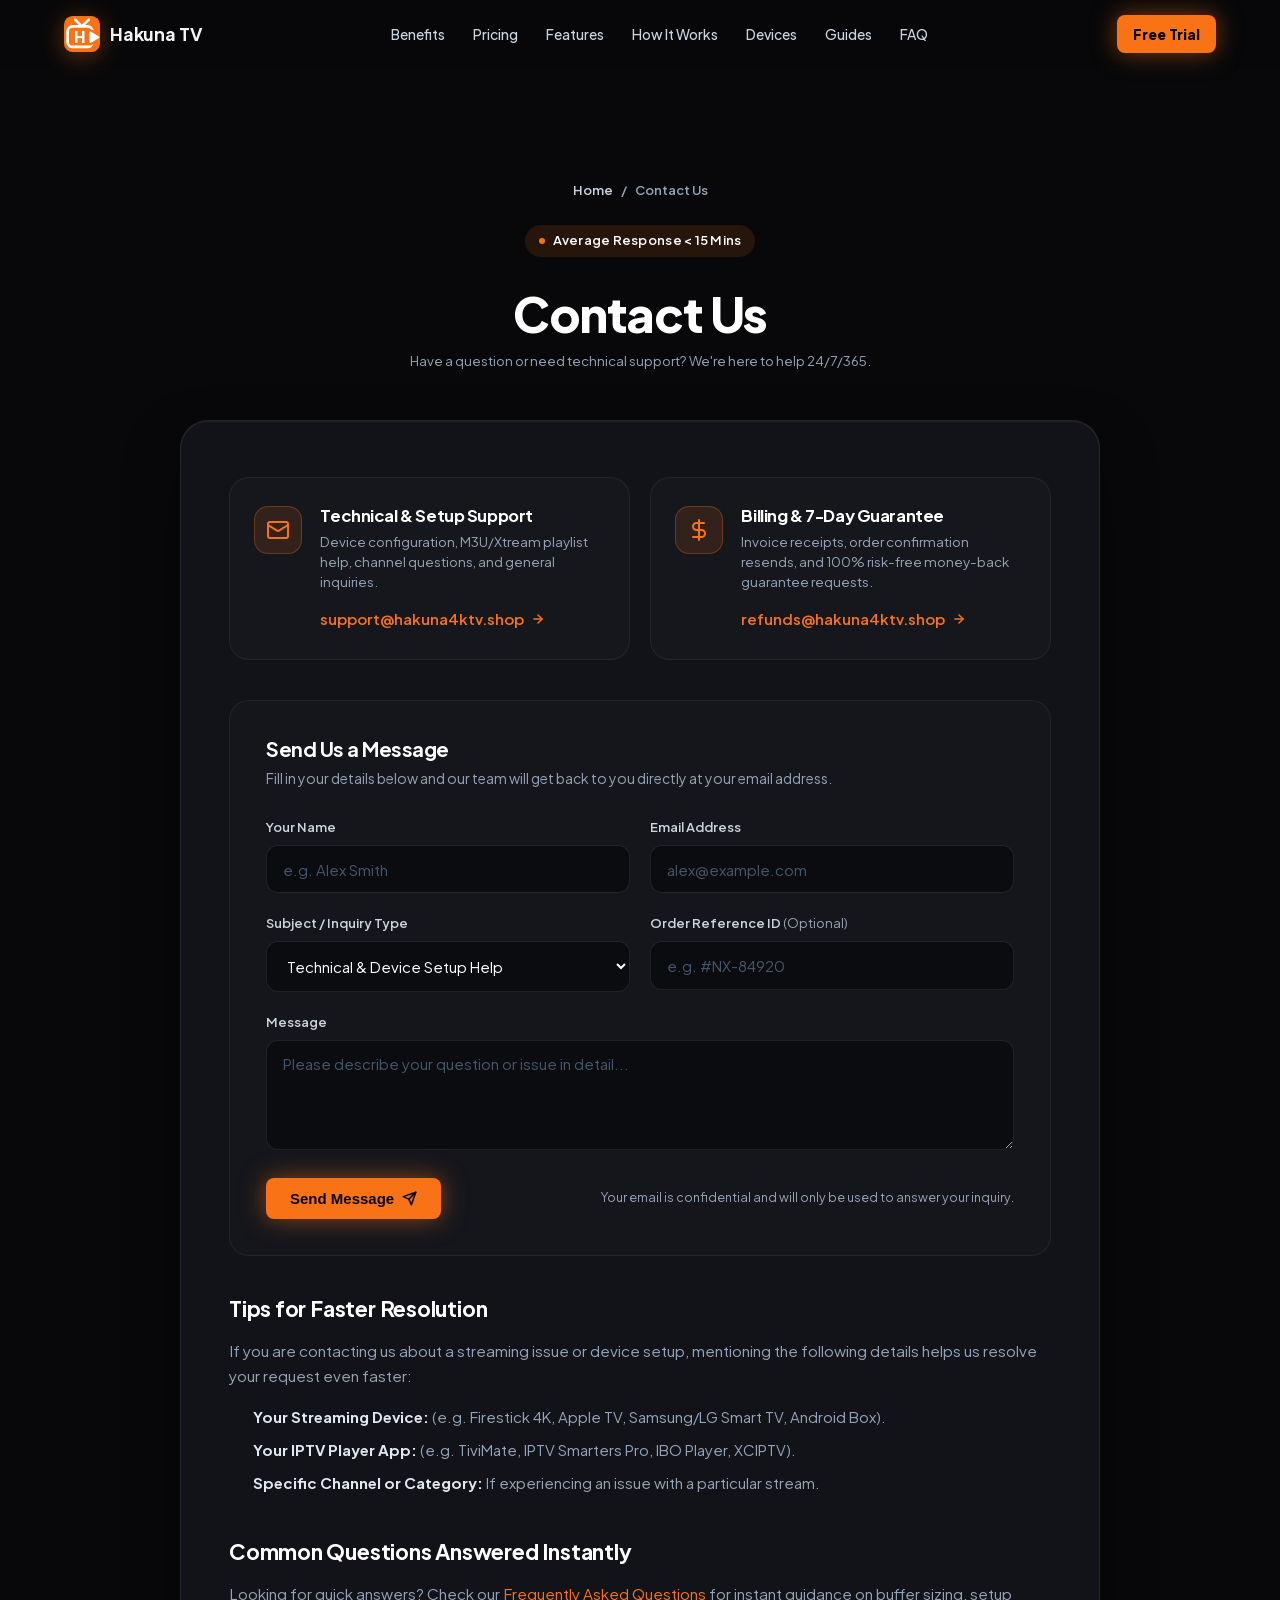
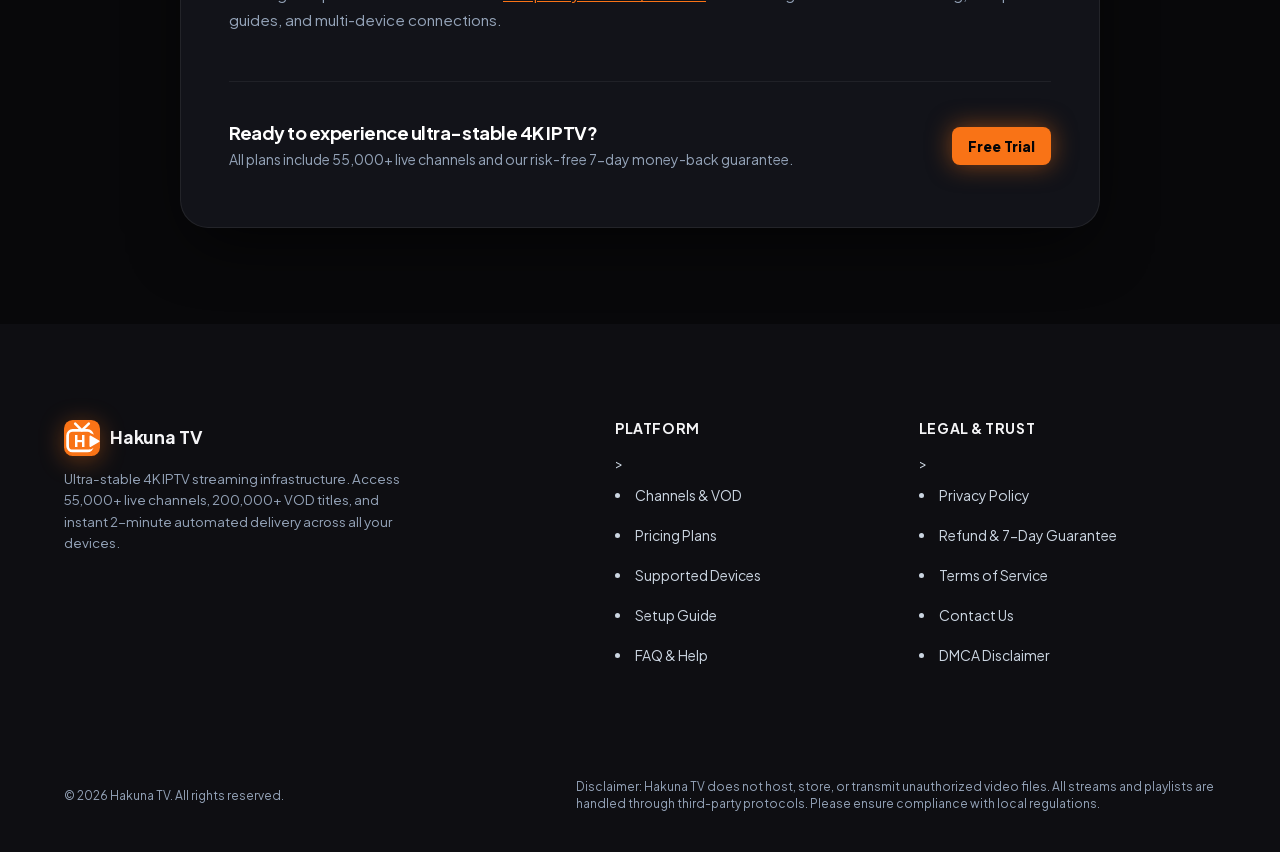
<file: contact.html>
<!DOCTYPE html>
<html lang="en" style="background-color:#08080a;color:#f4f4f6;">
<head>
  <meta charset="UTF-8">
  <meta name="viewport" content="width=device-width, initial-scale=1.0">
  
  <title>Contact Us | 24/7 Technical Support | Hakuna TV</title>
  <meta name="description" content="Get in touch with Hakuna TV 24/7 support for playlist URLs, device setup, and fast assistance under 15 minutes.">
  <meta name="robots" content="index, follow">
  <link rel="canonical" href="https://hakuna4ktv.shop/contact.html">
  <meta name="format-detection" content="telephone=no">
  <meta name="theme-color" content="#08080a">

  <!-- Pure SVG Dynamic Brand Favicon & App Icons (Google SEO Compliant) -->
  <link rel="icon" type="image/svg+xml" href="data:image/svg+xml;utf8,%3Csvg%20xmlns%3D%22http%3A%2F%2Fwww.w3.org%2F2000%2Fsvg%22%20viewBox%3D%220%200%20100%20100%22%20width%3D%22100%25%22%20height%3D%22100%25%22%3E%0A%20%20%3Cdefs%3E%0A%20%20%20%20%3ClinearGradient%20id%3D%22tvkixBrandGrad%22%20x1%3D%220%25%22%20y1%3D%220%25%22%20x2%3D%22100%25%22%20y2%3D%22100%25%22%3E%0A%20%20%20%20%20%20%3Cstop%20offset%3D%220%25%22%20stop-color%3D%22%23f97316%22%2F%3E%0A%20%20%20%20%20%20%3Cstop%20offset%3D%22100%25%22%20stop-color%3D%22%23f97316%22%2F%3E%0A%20%20%20%20%3C%2FlinearGradient%3E%0A%20%20%20%20%3Cmask%20id%3D%22tvCutout_frjyjl%22%3E%0A%20%20%20%20%20%20%3Crect%20width%3D%22100%22%20height%3D%22100%22%20fill%3D%22%23ffffff%22%2F%3E%0A%20%20%20%20%20%20%3Cpath%20d%3D%22M%2073.5%2046%20L%2096%2059%20L%2073.5%2072%20Z%22%20fill%3D%22%23000000%22%20stroke%3D%22%23000000%22%20stroke-width%3D%2218.5%22%20stroke-linejoin%3D%22round%22%20stroke-linecap%3D%22round%22%2F%3E%0A%20%20%20%20%3C%2Fmask%3E%0A%20%20%3C%2Fdefs%3E%0A%20%20%3Crect%20width%3D%22100%22%20height%3D%22100%22%20rx%3D%2224%22%20fill%3D%22url(%23tvkixBrandGrad)%22%2F%3E%0A%20%20%3Cpath%20d%3D%22M%2031%2010%20L%2049.5%2029%20L%2069%2010%22%20fill%3D%22none%22%20stroke%3D%22%23ffffff%22%20stroke-width%3D%227%22%20stroke-linecap%3D%22round%22%20stroke-linejoin%3D%22round%22%2F%3E%0A%20%20%3Crect%20x%3D%2210%22%20y%3D%2229%22%20width%3D%2269%22%20height%3D%2257%22%20rx%3D%2214%22%20fill%3D%22none%22%20stroke%3D%22%23ffffff%22%20stroke-width%3D%227.5%22%20stroke-linejoin%3D%22round%22%20stroke-linecap%3D%22round%22%20mask%3D%22url(%23tvCutout_frjyjl)%22%2F%3E%0A%20%20%3Cpath%20d%3D%22M%2073.5%2046%20L%2096%2059%20L%2073.5%2072%20Z%22%20fill%3D%22%23ffffff%22%20stroke%3D%22%23ffffff%22%20stroke-width%3D%225.5%22%20stroke-linejoin%3D%22round%22%20stroke-linecap%3D%22round%22%2F%3E%0A%20%20%3Ctext%20x%3D%2244%22%20y%3D%2258%22%20font-family%3D%22-apple-system%2C%20BlinkMacSystemFont%2C%20'Plus%20Jakarta%20Sans'%2C%20'Arial%20Black'%2C%20'Montserrat'%2C%20sans-serif%22%20font-size%3D%2244%22%20font-weight%3D%22900%22%20fill%3D%22%23ffffff%22%20text-anchor%3D%22middle%22%20dominant-baseline%3D%22central%22%3EH%3C%2Ftext%3E%0A%3C%2Fsvg%3E">
  <link rel="alternate icon" type="image/svg+xml" href="/assets/favicon.svg">
  <link rel="apple-touch-icon" href="data:image/svg+xml;utf8,%3Csvg%20xmlns%3D%22http%3A%2F%2Fwww.w3.org%2F2000%2Fsvg%22%20viewBox%3D%220%200%20100%20100%22%20width%3D%22100%25%22%20height%3D%22100%25%22%3E%0A%20%20%3Cdefs%3E%0A%20%20%20%20%3ClinearGradient%20id%3D%22tvkixBrandGrad%22%20x1%3D%220%25%22%20y1%3D%220%25%22%20x2%3D%22100%25%22%20y2%3D%22100%25%22%3E%0A%20%20%20%20%20%20%3Cstop%20offset%3D%220%25%22%20stop-color%3D%22%23f97316%22%2F%3E%0A%20%20%20%20%20%20%3Cstop%20offset%3D%22100%25%22%20stop-color%3D%22%23f97316%22%2F%3E%0A%20%20%20%20%3C%2FlinearGradient%3E%0A%20%20%20%20%3Cmask%20id%3D%22tvCutout_frjyjl%22%3E%0A%20%20%20%20%20%20%3Crect%20width%3D%22100%22%20height%3D%22100%22%20fill%3D%22%23ffffff%22%2F%3E%0A%20%20%20%20%20%20%3Cpath%20d%3D%22M%2073.5%2046%20L%2096%2059%20L%2073.5%2072%20Z%22%20fill%3D%22%23000000%22%20stroke%3D%22%23000000%22%20stroke-width%3D%2218.5%22%20stroke-linejoin%3D%22round%22%20stroke-linecap%3D%22round%22%2F%3E%0A%20%20%20%20%3C%2Fmask%3E%0A%20%20%3C%2Fdefs%3E%0A%20%20%3Crect%20width%3D%22100%22%20height%3D%22100%22%20rx%3D%2224%22%20fill%3D%22url(%23tvkixBrandGrad)%22%2F%3E%0A%20%20%3Cpath%20d%3D%22M%2031%2010%20L%2049.5%2029%20L%2069%2010%22%20fill%3D%22none%22%20stroke%3D%22%23ffffff%22%20stroke-width%3D%227%22%20stroke-linecap%3D%22round%22%20stroke-linejoin%3D%22round%22%2F%3E%0A%20%20%3Crect%20x%3D%2210%22%20y%3D%2229%22%20width%3D%2269%22%20height%3D%2257%22%20rx%3D%2214%22%20fill%3D%22none%22%20stroke%3D%22%23ffffff%22%20stroke-width%3D%227.5%22%20stroke-linejoin%3D%22round%22%20stroke-linecap%3D%22round%22%20mask%3D%22url(%23tvCutout_frjyjl)%22%2F%3E%0A%20%20%3Cpath%20d%3D%22M%2073.5%2046%20L%2096%2059%20L%2073.5%2072%20Z%22%20fill%3D%22%23ffffff%22%20stroke%3D%22%23ffffff%22%20stroke-width%3D%225.5%22%20stroke-linejoin%3D%22round%22%20stroke-linecap%3D%22round%22%2F%3E%0A%20%20%3Ctext%20x%3D%2244%22%20y%3D%2258%22%20font-family%3D%22-apple-system%2C%20BlinkMacSystemFont%2C%20'Plus%20Jakarta%20Sans'%2C%20'Arial%20Black'%2C%20'Montserrat'%2C%20sans-serif%22%20font-size%3D%2244%22%20font-weight%3D%22900%22%20fill%3D%22%23ffffff%22%20text-anchor%3D%22middle%22%20dominant-baseline%3D%22central%22%3EH%3C%2Ftext%3E%0A%3C%2Fsvg%3E">
  <link rel="manifest" href="site.webmanifest">

  <!-- Open Graph -->
  <meta property="og:type" content="website">
  <meta property="og:url" content="https://hakuna4ktv.shop/contact.html">
  <meta property="og:title" content="Contact Us | 24/7 Technical Support | Hakuna TV">
  <meta property="og:description" content="Get in touch with Hakuna TV 24/7 support for playlist URLs, device setup, and fast assistance under 15 minutes.">
  <meta property="og:site_name" content="Hakuna TV">
  <meta property="og:image" content="https://hakuna4ktv.shop/assets/images/og-preview.jpg">
  <meta property="og:image:width" content="1200">
  <meta property="og:image:height" content="630">

  <!-- Twitter / X -->
  <meta name="twitter:card" content="summary_large_image">
  <meta name="twitter:title" content="Contact Us | 24/7 Technical Support | Hakuna TV">
  <meta name="twitter:description" content="Get in touch with Hakuna TV 24/7 support for playlist URLs, device setup, and fast assistance under 15 minutes.">
  <meta name="twitter:image" content="https://hakuna4ktv.shop/assets/images/og-preview.jpg">

  <!-- Self-Hosted Critical Variable Font loaded via style.min.css with font-display: swap -->

  <!-- Main Stylesheet -->
  <link rel="stylesheet" href="/css/style.min.css?v=22.0">

  <!-- Structured Data: ContactPage & Breadcrumbs -->
  <script type="application/ld+json">
  {
    "@context": "https://schema.org",
    "@type": "ContactPage",
    "name": "Contact Us | Hakuna TV",
    "url": "https://hakuna4ktv.shop/contact.html",
    "description": "Hakuna TV customer care and 24/7 technical support desk.",
    "breadcrumb": {
      "@type": "BreadcrumbList",
      "itemListElement": [
        {
          "@type": "ListItem",
          "position": 1,
          "name": "Home",
          "item": "https://hakuna4ktv.shop/"
        },
        {
          "@type": "ListItem",
          "position": 2,
          "name": "Contact Us",
          "item": "https://hakuna4ktv.shop/contact.html"
        }
      ]
    },
    "mainEntity": {
      "@type": "Organization",
      "name": "Hakuna TV",
      "url": "https://hakuna4ktv.shop/",
      "contactPoint": [
        {
          "@type": "ContactPoint",
          "contactType": "customer support",
          "email": "support@hakuna4ktv.shop",
          "availableLanguage": ["English", "French", "Spanish", "German", "Arabic"],
          "hoursAvailable": "Mo-Su 00:00-24:00"
        },
        {
          "@type": "ContactPoint",
          "contactType": "billing support",
          "email": "refunds@hakuna4ktv.shop",
          "hoursAvailable": "Mo-Su 00:00-24:00"
        }
      ]
    }
  }
  </script>
    <meta name="google-site-verification" content="qH6YvUQ_3W1_PaNmXWLbQ_of8k01E6in7PShOm4SfhA">

    <style id="site-dynamic-theme">
        
        :root {
            --accent: #f97316 !important;
            --accent-hover: #f97316 !important;
            --accent-text: #ffffff !important;
            --accent-light: rgba(249, 115, 22, 0.12) !important;
            --primary: #f97316 !important;
            --primary-glow: rgba(249, 115, 22, 0.44) !important;
            --brand-r: 249;
            --brand-g: 115;
            --brand-b: 22;
            font-family: 'Plus Jakarta Sans', -apple-system, sans-serif !important;
        }
        /* Header & Logo Pure SVG Mark */
        .logo-icon {
            width: 36px !important;
            height: 36px !important;
            background: transparent !important;
            border: none !important;
            padding: 0 !important;
            display: inline-flex !important;
            align-items: center !important;
            justify-content: center !important;
            box-shadow: none !important;
            filter: drop-shadow(0 4px 12px rgba(249, 115, 22, 0.38)) !important;
            transition: transform 0.2s ease, filter 0.2s ease !important;
            flex-shrink: 0 !important;
        }
        .brand-logo:hover .logo-icon {
            transform: scale(1.06) !important;
            filter: drop-shadow(0 6px 18px rgba(249, 115, 22, 0.6)) !important;
        }
        .logo-icon svg {
            width: 100% !important;
            height: 100% !important;
            display: block !important;
        }
        .brand-accent, .accent-mark { color: #f97316 !important; }

        /* Hero Headline & Title Bottom Accent */
        .title-bottom {
            color: #f97316 !important;
            background: linear-gradient(135deg, rgb(252, 178, 127) 0%, #f97316 50%, #f97316 100%) !important;
            -webkit-background-clip: text !important;
            -webkit-text-fill-color: transparent !important;
            background-clip: text !important;
            filter: drop-shadow(0 0 35px rgba(249, 115, 22, 0.55)) !important;
        }

        /* Light Rays Ambient Backdrop */
        .light-ray-left {
            background: linear-gradient(180deg, rgba(249, 115, 22, 0.45) 0%, rgba(249, 115, 22, 0.08) 60%, transparent 100%) !important;
        }
        .light-ray-right {
            background: linear-gradient(180deg, rgba(249, 115, 22, 0.4) 0%, rgba(249, 115, 22, 0.08) 60%, transparent 100%) !important;
        }
        .light-ray-center {
            background: radial-gradient(ellipse at top, rgba(249, 115, 22, 0.22) 0%, rgba(249, 115, 22, 0.05) 50%, transparent 80%) !important;
        }

        /* Hero Badge & Sparks */
        .badge-spark {
            color: #f97316 !important;
            text-shadow: 0 0 10px rgba(249, 115, 22, 0.9), 0 0 20px rgba(249, 115, 22, 0.5) !important;
        }
        .hero-badge-pill {
            border: 1px solid rgba(249, 115, 22, 0.25) !important;
        }

        /* Buttons */
        .btn-pill-primary, .btn-pill-primary span, .btn-pill-primary:link, .btn-pill-primary:visited, .btn-primary { 
            background: #f97316 !important; 
            color: #050507 !important; 
            font-weight: 800 !important; 
            box-shadow: 0 0 25px rgba(249, 115, 22, 0.5) !important; 
        }
        .btn-pill-primary:hover, .btn-primary:hover {
            background: #f97316 !important;
            box-shadow: 0 0 35px rgba(249, 115, 22, 0.75) !important;
        }

        /* Metric Cards */
        .metric-dash { 
            background-color: #f97316 !important; 
            box-shadow: 0 0 8px rgba(249, 115, 22, 0.7) !important; 
        }
        .metric-card:hover {
            border-color: rgba(249, 115, 22, 0.45) !important;
            box-shadow: 0 14px 40px rgba(0,0,0,0.55), 0 0 25px rgba(249, 115, 22, 0.2) !important;
        }
        .metric-icon-art {
            filter: drop-shadow(0 0 10px rgba(249, 115, 22, 0.35)) !important;
        }
        .metric-card:hover .metric-icon-art {
            filter: drop-shadow(0 0 16px rgba(249, 115, 22, 0.65)) !important;
        }
        .metric-icon-art line, .metric-icon-art rect, .metric-icon-art path {
            stroke: #f97316 !important;
        }
        .metric-icon-art text {
            fill: #f97316 !important;
        }

        /* Category Cards Hover */
        .category-card:hover {
            border-color: rgba(249, 115, 22, 0.5) !important;
            box-shadow: 0 12px 30px rgba(0,0,0,0.6), 0 0 20px rgba(249, 115, 22, 0.3) !important;
        }
        .category-card:hover .category-card-label {
            color: #f97316 !important;
        }

        /* Benefits Section */
        .what-we-offer-section::before {
            background: radial-gradient(circle, rgba(249, 115, 22, 0.16) 0%, rgba(249, 115, 22, 0.03) 50%, transparent 70%) !important;
        }
        .benefit-card:hover {
            border-color: rgba(249, 115, 22, 0.4) !important;
            box-shadow: 0 16px 36px -10px rgba(0,0,0,0.6), 0 0 24px rgba(249, 115, 22, 0.18) !important;
        }
        .benefit-icon-wrapper, .benefit-icon-wrapper svg {
            color: #f97316 !important;
        }
        .benefit-icon-glow {
            background: radial-gradient(circle, rgba(249, 115, 22, 0.55) 0%, rgba(249, 115, 22, 0.18) 50%, transparent 75%) !important;
        }

        /* Features Showcase */
        .feature-badge-tag {
            color: #f97316 !important;
        }
        .feature-check-icon, .feature-check-icon svg {
            color: #f97316 !important;
        }
        .feature-media-ambient {
            background: radial-gradient(circle, rgba(249, 115, 22, 0.22) 0%, rgba(249, 115, 22, 0.04) 60%, transparent 80%) !important;
        }
        .feature-mockup-img:hover {
            filter: drop-shadow(0 28px 42px rgba(0,0,0,0.8)) drop-shadow(0 0 25px rgba(249, 115, 22, 0.35)) !important;
        }

        /* Journey Banner */
        .journey-banner {
            background: linear-gradient(135deg, #f97316 0%, #f97316 100%) !important;
            box-shadow: 0 15px 45px rgba(249, 115, 22, 0.3) !important;
        }
        .mockup-submit-btn, .mockup-download-btn {
            background: #f97316 !important;
        }
        .mockup-play-center {
            border-color: #f97316 !important;
            color: #f97316 !important;
            background-color: rgba(249, 115, 22, 0.1) !important;
        }

        /* Pricing Plans */
        .price-plan-card.is-featured {
            border: 2px solid #f97316 !important;
            box-shadow: 0 0 40px rgba(249, 115, 22, 0.22) !important;
        }
        .plan-badge-top {
            background: #f97316 !important;
            color: #050507 !important;
            box-shadow: 0 4px 14px rgba(249, 115, 22, 0.4) !important;
        }
        .plan-card-subtitle.featured-subtitle, .plan-card-amount.featured-amount {
            color: #f97316 !important;
        }
        .plan-savings-pill {
            background-color: rgba(249, 115, 22, 0.12) !important;
            border: 1px solid rgba(249, 115, 22, 0.3) !important;
            color: #f97316 !important;
        }
        .plan-card-feature .check-icon {
            color: #f97316 !important;
        }
        .plan-card-btn.solid-featured-btn {
            background: #f97316 !important;
            border-color: #f97316 !important;
            color: #050507 !important;
            box-shadow: 0 4px 18px rgba(249, 115, 22, 0.35) !important;
        }
        .trust-item svg {
            color: #f97316 !important;
        }

        /* Devices Section */
        .device-card:hover {
            border-color: rgba(249, 115, 22, 0.45) !important;
            box-shadow: 0 16px 36px -10px rgba(0,0,0,0.65), 0 0 24px rgba(249, 115, 22, 0.18) !important;
        }
        .device-icon-wrapper, .device-icon-wrapper svg {
            color: #f97316 !important;
            stroke: #f97316 !important;
        }
        .device-icon-glow {
            background: radial-gradient(circle, rgba(249, 115, 22, 0.55) 0%, rgba(249, 115, 22, 0.18) 50%, transparent 75%) !important;
        }
        .device-card:hover .device-micro-tag {
            color: #f97316 !important;
            background: rgba(249, 115, 22, 0.12) !important;
            border-color: rgba(249, 115, 22, 0.3) !important;
        }

        /* FAQ */
        .faq-item[open] {
            border-color: rgba(249, 115, 22, 0.35) !important;
        }
        .faq-item[open] .faq-chevron {
            color: #f97316 !important;
        }
        .faq-answer a {
            color: #f97316 !important;
        }

        /* Final CTA Banner */
        .cta-banner {
            border-top: 1px solid rgba(249, 115, 22, 0.55) !important;
        }
        .cta-banner::before {
            background: radial-gradient(circle, rgba(249, 115, 22, 0.26) 0%, rgba(249, 115, 22, 0.05) 50%, transparent 75%) !important;
        }
        .cta-pill-tag {
            color: #f97316 !important;
            background: rgba(249, 115, 22, 0.1) !important;
            border: 1px solid rgba(249, 115, 22, 0.3) !important;
        }
        .cta-pill-tag .dot {
            background: #f97316 !important;
            box-shadow: 0 0 8px #f97316 !important;
        }
        .cta-main-btn {
            background: linear-gradient(135deg, #f97316 0%, #f97316 100%) !important;
            color: #050507 !important;
            box-shadow: 0 12px 28px -4px rgba(249, 115, 22, 0.5), inset 0 1px 0 rgba(255,255,255,0.3) !important;
        }
        .cta-main-btn:hover {
            box-shadow: 0 18px 38px -4px rgba(249, 115, 22, 0.75) !important;
        }
        .cta-trust-badge svg {
            stroke: #f97316 !important;
        }

        /* Footer & Subpages */
        .footer-link:hover { color: #f97316 !important; }
        .policy-breadcrumbs a:hover { color: #f97316 !important; }
        .policy-highlight {
            background: rgba(249, 115, 22, 0.08) !important;
            border: 1px solid rgba(249, 115, 22, 0.28) !important;
        }
        .policy-highlight h3 { color: #f97316 !important; }
        .contact-channel-item:hover {
            border-color: rgba(249, 115, 22, 0.4) !important;
        }
        .contact-channel-icon {
            background: rgba(249, 115, 22, 0.12) !important;
            border: 1px solid rgba(249, 115, 22, 0.3) !important;
            color: #f97316 !important;
        }
        .contact-channel-link, .contact-channel-link:hover { color: #f97316 !important; }
        .form-input:focus, .form-select:focus, .form-textarea:focus {
            border-color: #f97316 !important;
            box-shadow: 0 0 0 3px rgba(249, 115, 22, 0.2) !important;
        }
        :focus-visible {
            outline: 2px solid #f97316 !important;
        }
        :root { --accent: #f97316; }
    </style>
    
</head>
<body style="background-color:#08080a;">

  <!-- =========================================================================
       HEADER
       ========================================================================= -->
  <header class="site-header">
    <div class="container header-container">
      <a href="index.html" class="brand-logo" aria-label="Hakuna TV Homepage">
        <span class="logo-icon" aria-hidden="true"><svg xmlns="http://www.w3.org/2000/svg" viewBox="0 0 100 100" width="100%" height="100%">
  <defs>
    <linearGradient id="tvkixBrandGrad" x1="0%" y1="0%" x2="100%" y2="100%">
      <stop offset="0%" stop-color="#f97316"/>
      <stop offset="100%" stop-color="#f97316"/>
    </linearGradient>
    <mask id="tvCutout_n3hoxf">
      <rect width="100" height="100" fill="#ffffff"/>
      <path d="M 73.5 46 L 96 59 L 73.5 72 Z" fill="#000000" stroke="#000000" stroke-width="18.5" stroke-linejoin="round" stroke-linecap="round"/>
    </mask>
  </defs>
  <rect width="100" height="100" rx="24" fill="url(#tvkixBrandGrad)"/>
  <path d="M 31 10 L 49.5 29 L 69 10" fill="none" stroke="#ffffff" stroke-width="7" stroke-linecap="round" stroke-linejoin="round"/>
  <rect x="10" y="29" width="69" height="57" rx="14" fill="none" stroke="#ffffff" stroke-width="7.5" stroke-linejoin="round" stroke-linecap="round" mask="url(#tvCutout_n3hoxf)"/>
  <path d="M 73.5 46 L 96 59 L 73.5 72 Z" fill="#ffffff" stroke="#ffffff" stroke-width="5.5" stroke-linejoin="round" stroke-linecap="round"/>
  <text x="44" y="58" font-family="-apple-system, BlinkMacSystemFont, 'Plus Jakarta Sans', 'Arial Black', 'Montserrat', sans-serif" font-size="44" font-weight="900" fill="#ffffff" text-anchor="middle" dominant-baseline="central">H</text>
</svg></span>
        <span>Hakuna TV</span>
      </a>

      <nav class="nav-menu" aria-label="Main Navigation">
        <a href="index.html#benefits" class="nav-link">Benefits</a>
        <a href="index.html#pricing" class="nav-link">Pricing</a>
        <a href="index.html#features" class="nav-link">Features</a>
        <a href="index.html#how-it-works" class="nav-link">How It Works</a>
        <a href="index.html#compatibility" class="nav-link">Devices</a>
        <a href="guides.html" class="nav-link">Guides</a>
        <a href="index.html#faq" class="nav-link">FAQ</a>
      </nav>

      <div class="header-actions">
        <a href="/trial" rel="nofollow noopener noreferrer" class="btn btn-primary btn-sm">Free Trial</a>
      </div>
    </div>
  </header>

  <!-- =========================================================================
       PAGE CONTENT
       ========================================================================= -->
  <main class="policy-page-wrapper">
    <div class="container">
      <div class="policy-header">
        <div class="policy-breadcrumbs">
          <a href="index.html">Home</a>
          <span>/</span>
          <span>Contact Us</span>
        </div>
        <div class="pill-badge">
          <span class="dot" aria-hidden="true"></span>
          <span>Average Response &lt; 15 Mins</span>
        </div>
        <h1>Contact Us</h1>
        <div class="policy-last-updated">Have a question or need technical support? We're here to help 24/7/365.</div>
      </div>

      <div class="policy-card">
        <!-- Direct Email Channels (Clean & Simple) -->
        <div class="contact-channels-simple">
          <!-- Support Desk -->
          <div class="contact-channel-item">
            <div class="contact-channel-icon" aria-hidden="true">
              <svg width="24" height="24" viewBox="0 0 24 24" fill="none" stroke="currentColor" stroke-width="2" stroke-linecap="round" stroke-linejoin="round"><rect width="20" height="16" x="2" y="4" rx="2"></rect><path d="m22 7-8.97 5.7a1.94 1.94 0 0 1-2.06 0L2 7"></path></svg>
            </div>
            <div class="contact-channel-info">
              <h4>Technical &amp; Setup Support</h4>
              <p>Device configuration, M3U/Xtream playlist help, channel questions, and general inquiries.</p>
              <a href="mailto:support@hakuna4ktv.shop" class="contact-channel-link">
                support@hakuna4ktv.shop
                <svg width="14" height="14" viewBox="0 0 24 24" fill="none" stroke="currentColor" stroke-width="2.5" stroke-linecap="round" stroke-linejoin="round"><path d="M5 12h14"></path><path d="m12 5 7 7-7 7"></path></svg>
              </a>
            </div>
          </div>

          <!-- Billing & Refunds -->
          <div class="contact-channel-item">
            <div class="contact-channel-icon" aria-hidden="true">
              <svg width="24" height="24" viewBox="0 0 24 24" fill="none" stroke="currentColor" stroke-width="2" stroke-linecap="round" stroke-linejoin="round"><path d="M12 2v20M17 5H9.5a3.5 3.5 0 0 0 0 7h5a3.5 3.5 0 0 1 0 7H6"></path></svg>
            </div>
            <div class="contact-channel-info">
              <h4>Billing &amp; 7-Day Guarantee</h4>
              <p>Invoice receipts, order confirmation resends, and 100% risk-free money-back guarantee requests.</p>
              <a href="mailto:refunds@hakuna4ktv.shop" class="contact-channel-link">
                refunds@hakuna4ktv.shop
                <svg width="14" height="14" viewBox="0 0 24 24" fill="none" stroke="currentColor" stroke-width="2.5" stroke-linecap="round" stroke-linejoin="round"><path d="M5 12h14"></path><path d="m12 5 7 7-7 7"></path></svg>
              </a>
            </div>
          </div>
        </div>

        <!-- Simple Contact Form -->
        <div class="contact-form-card">
          <div class="contact-form-header">
            <h3>Send Us a Message</h3>
            <p>Fill in your details below and our team will get back to you directly at your email address.</p>
          </div>

          <div id="contactFormSuccess" class="contact-form-success" role="status" aria-live="polite">
            <svg width="20" height="20" viewBox="0 0 24 24" fill="none" stroke="currentColor" stroke-width="2.5" stroke-linecap="round" stroke-linejoin="round"><path d="M22 11.08V12a10 10 0 1 1-5.93-9.14"></path><polyline points="22 4 12 14.01 9 11.01"></polyline></svg>
            <div>
              <strong>Message Sent Successfully!</strong>
              <div style="font-size: 0.8125rem; opacity: 0.9; margin-top: 0.15rem;">Thank you for reaching out. A support specialist will respond to your email within 15 minutes.</div>
            </div>
          </div>

          <form id="contactForm" class="contact-form" onsubmit="handleContactSubmit(event)">
            <div class="contact-form-row">
              <div class="form-group">
                <label for="contactName" class="form-label">Your Name</label>
                <input type="text" id="contactName" class="form-input" placeholder="e.g. Alex Smith" required>
              </div>
              <div class="form-group">
                <label for="contactEmail" class="form-label">Email Address</label>
                <input type="email" id="contactEmail" class="form-input" placeholder="alex@example.com" required>
              </div>
            </div>

            <div class="contact-form-row">
              <div class="form-group">
                <label for="contactTopic" class="form-label">Subject / Inquiry Type</label>
                <select id="contactTopic" class="form-select">
                  <option value="tech">Technical &amp; Device Setup Help</option>
                  <option value="playlist">Playlist (M3U / Xtream Codes) Inquiries</option>
                  <option value="pre-sale">Pre-Purchase &amp; Plan Questions</option>
                  <option value="billing">Billing &amp; 7-Day Guarantee Request</option>
                  <option value="other">Other General Inquiries</option>
                </select>
              </div>
              <div class="form-group">
                <label for="contactOrder" class="form-label">Order Reference ID <span style="color: var(--text-muted); font-weight: 400;">(Optional)</span></label>
                <input type="text" id="contactOrder" class="form-input" placeholder="e.g. #NX-84920">
              </div>
            </div>

            <div class="form-group">
              <label for="contactMessage" class="form-label">Message</label>
              <textarea id="contactMessage" class="form-textarea" placeholder="Please describe your question or issue in detail..." required></textarea>
            </div>

            <div class="contact-form-footer">
              <button type="submit" class="btn btn-primary" id="contactSubmitBtn">
                <span>Send Message</span>
                <svg width="15" height="15" viewBox="0 0 24 24" fill="none" stroke="currentColor" stroke-width="2.5" stroke-linecap="round" stroke-linejoin="round"><line x1="22" y1="2" x2="11" y2="13"></line><polygon points="22 2 15 22 11 13 2 9 22 2"></polygon></svg>
              </button>
              <p class="contact-privacy-note">Your email is confidential and will only be used to answer your inquiry.</p>
            </div>
          </form>
        </div>

        <!-- Helpful Checklist Section -->
        <section class="policy-section">
          <h2>Tips for Faster Resolution</h2>
          <p>If you are contacting us about a streaming issue or device setup, mentioning the following details helps us resolve your request even faster:</p>
          <ul>
            <li><strong>Your Streaming Device:</strong> (e.g. Firestick 4K, Apple TV, Samsung/LG Smart TV, Android Box).</li>
            <li><strong>Your IPTV Player App:</strong> (e.g. TiviMate, IPTV Smarters Pro, IBO Player, XCIPTV).</li>
            <li><strong>Specific Channel or Category:</strong> If experiencing an issue with a particular stream.</li>
          </ul>
        </section>

        <!-- Quick FAQ Link -->
        <section class="policy-section">
          <h2>Common Questions Answered Instantly</h2>
          <p>
            Looking for quick answers? Check our 
            <a href="index.html#faq" style="color: var(--accent); text-decoration: underline;">Frequently Asked Questions</a> 
            for instant guidance on buffer sizing, setup guides, and multi-device connections.
          </p>
        </section>

        <div class="policy-cta-box">
          <div>
            <h3>Ready to experience ultra-stable 4K IPTV?</h3>
            <p>All plans include 55,000+ live channels and our risk-free 7-day money-back guarantee.</p>
          </div>
          
        <a href="/trial" rel="nofollow noopener noreferrer" rel="nofollow noopener noreferrer" class="btn btn-primary btn-sm" style="color:#ffffff; font-weight:700;">Free Trial</a>
    
        </div>
      </div>
    </div>
  </main>

  <script>
    function handleContactSubmit(e) {
      e.preventDefault();
      var btn = document.getElementById('contactSubmitBtn');
      var successBox = document.getElementById('contactFormSuccess');
      var form = document.getElementById('contactForm');
      
      btn.disabled = true;
      btn.innerHTML = '<span>Sending...</span>';
      
      setTimeout(function() {
        successBox.classList.add('is-visible');
        form.reset();
        btn.disabled = false;
        btn.innerHTML = '<span>Send Message</span><svg width="15" height="15" viewBox="0 0 24 24" fill="none" stroke="currentColor" stroke-width="2.5" stroke-linecap="round" stroke-linejoin="round"><line x1="22" y1="2" x2="11" y2="13"></line><polygon points="22 2 15 22 11 13 2 9 22 2"></polygon></svg>';
        successBox.scrollIntoView({ behavior: 'smooth', block: 'nearest' });
      }, 500);
    }
  </script>

  <!-- =========================================================================
       FOOTER
       ========================================================================= -->
  <footer class="site-footer">
    <div class="container">
      <div class="footer-grid">
        <!-- Brand & Mission -->
        <div class="footer-brand">
          <a href="index.html" class="brand-logo" aria-label="Hakuna TV Homepage">
            <span class="logo-icon" aria-hidden="true"><svg xmlns="http://www.w3.org/2000/svg" viewBox="0 0 100 100" width="100%" height="100%">
  <defs>
    <linearGradient id="tvkixBrandGrad" x1="0%" y1="0%" x2="100%" y2="100%">
      <stop offset="0%" stop-color="#f97316"/>
      <stop offset="100%" stop-color="#f97316"/>
    </linearGradient>
    <mask id="tvCutout_n3hoxf">
      <rect width="100" height="100" fill="#ffffff"/>
      <path d="M 73.5 46 L 96 59 L 73.5 72 Z" fill="#000000" stroke="#000000" stroke-width="18.5" stroke-linejoin="round" stroke-linecap="round"/>
    </mask>
  </defs>
  <rect width="100" height="100" rx="24" fill="url(#tvkixBrandGrad)"/>
  <path d="M 31 10 L 49.5 29 L 69 10" fill="none" stroke="#ffffff" stroke-width="7" stroke-linecap="round" stroke-linejoin="round"/>
  <rect x="10" y="29" width="69" height="57" rx="14" fill="none" stroke="#ffffff" stroke-width="7.5" stroke-linejoin="round" stroke-linecap="round" mask="url(#tvCutout_n3hoxf)"/>
  <path d="M 73.5 46 L 96 59 L 73.5 72 Z" fill="#ffffff" stroke="#ffffff" stroke-width="5.5" stroke-linejoin="round" stroke-linecap="round"/>
  <text x="44" y="58" font-family="-apple-system, BlinkMacSystemFont, 'Plus Jakarta Sans', 'Arial Black', 'Montserrat', sans-serif" font-size="44" font-weight="900" fill="#ffffff" text-anchor="middle" dominant-baseline="central">H</text>
</svg></span>
            <span>Hakuna TV</span>
          </a>
          <p>
            Ultra-stable 4K IPTV streaming infrastructure. Access 55,000+ live channels, 200,000+ VOD titles, and instant 2-minute automated delivery across all your devices.
          </p>
        </div>

        <!-- Platform Navigation -->
        <div>
          <h3 class="footer-col-title">Platform</h3>>
            <li><a href="index.html#features" class="footer-link">Channels &amp; VOD</a></li>
            <li><a href="index.html#pricing" class="footer-link">Pricing Plans</a></li>
            <li><a href="index.html#compatibility" class="footer-link">Supported Devices</a></li>
            <li><a href="index.html#how-it-works" class="footer-link">Setup Guide</a></li>
            <li><a href="index.html#faq" class="footer-link">FAQ &amp; Help</a></li>
          </ul>
        </div>

        <!-- Essential Legal & Support Pages (Google SEO) -->
        <div>
          <h3 class="footer-col-title">Legal &amp; Trust</h3>>
            <li><a href="privacy-policy.html" class="footer-link">Privacy Policy</a></li>
            <li><a href="refund-policy.html" class="footer-link">Refund &amp; 7-Day Guarantee</a></li>
            <li><a href="terms.html" class="footer-link">Terms of Service</a></li>
            <li><a href="contact.html" class="footer-link">Contact Us</a></li>
            <li><a href="dmca.html" class="footer-link">DMCA Disclaimer</a></li>
          </ul>
        </div>
      </div>

      <div class="footer-bottom">
        <div>&copy; 2026 Hakuna TV. All rights reserved.</div>
        <div class="footer-disclaimer">
          Disclaimer: Hakuna TV does not host, store, or transmit unauthorized video files. All streams and playlists are handled through third-party protocols. Please ensure compliance with local regulations.
        </div>
      </div>
    </div>
  </footer>


    <!-- SATELLITE ON-SITE MODAL POPUP SYSTEM (Trial & Pay) -->
    <div id="sat-modal-overlay" class="sat-modal-overlay" aria-hidden="true" role="dialog" aria-modal="true">
        <div class="sat-modal-backdrop" onclick="closeSiteModal()"></div>
        <div class="sat-modal-container" role="document">
            
            <!-- Modal Header -->
            <div class="sat-modal-header">
                <div class="sat-tab-switch">
                    <button type="button" class="sat-tab-btn active" id="sat-tab-trial" onclick="switchSiteModalTab('trial')">
                        <span class="sat-tab-dot"></span>
                        <span>Free Trial</span>
                    </button>
                    <button type="button" class="sat-tab-btn" id="sat-tab-order" onclick="switchSiteModalTab('order')">
                        <svg width="15" height="15" viewBox="0 0 24 24" fill="none" stroke="currentColor" stroke-width="2" stroke-linecap="round" stroke-linejoin="round" style="margin-right:6px;"><rect x="2" y="5" width="20" height="14" rx="2"/><line x1="2" y1="10" x2="22" y2="10"/></svg>
                        <span>Plans</span>
                    </button>
                </div>
                <button type="button" class="sat-modal-close" onclick="closeSiteModal()" aria-label="Close modal">
                    <svg width="14" height="14" viewBox="0 0 24 24" fill="none" stroke="currentColor" stroke-width="2.5" stroke-linecap="round" stroke-linejoin="round"><line x1="18" y1="6" x2="6" y2="18"></line><line x1="6" y1="6" x2="18" y2="18"></line></svg>
                </button>
            </div>

            <!-- VIEW 1: FREE TRIAL -->
            <div id="sat-view-trial" class="sat-modal-view active">
                <h2 class="sat-trial-intro">Get your free 24H trial</h2>

                <!-- WhatsApp One-Click Activation (Reference UI) -->
                <a href="https://api.whatsapp.com/send?phone=19145205753&text=Hi!%20I%20would%20like%20to%20activate%20a%2024H%20free%20trial%20for%20Hakuna%20TV"
                   target="_blank" rel="noopener noreferrer" class="sat-btn-wa-activate">
                    <span class="sat-wa-btn-left">
                        <span class="sat-wa-btn-circle">
                            <svg width="19" height="19" viewBox="0 0 24 24" fill="currentColor">
                                <path d="M17.472 14.382c-.297-.149-1.758-.867-2.03-.967-.273-.099-.471-.148-.67.15-.197.297-.767.966-.94 1.164-.173.199-.347.223-.644.075-.297-.15-1.255-.463-2.39-1.475-.883-.788-1.48-1.761-1.653-2.059-.173-.297-.018-.458.13-.606.134-.133.298-.347.446-.52.149-.174.198-.298.298-.497.099-.198.05-.371-.025-.52-.075-.149-.669-1.612-.916-2.207-.242-.579-.487-.5-.669-.51-.173-.008-.371-.01-.57-.01-.198 0-.52.074-.792.372-.272.297-1.04 1.016-1.04 2.479 0 1.462 1.065 2.875 1.213 3.074.149.198 2.096 3.2 5.077 4.487.709.306 1.262.489 1.694.625.712.227 1.36.195 1.871.118.571-.085 1.758-.719 2.006-1.413.248-.694.248-1.289.173-1.413-.074-.124-.272-.198-.57-.347m-5.421 7.403h-.004a9.87 9.87 0 01-5.031-1.378l-.361-.214-3.741.982.998-3.648-.235-.374a9.86 9.86 0 01-1.51-5.26c.001-5.45 4.436-9.884 9.888-9.884 2.64 0 5.122 1.03 6.988 2.898a9.825 9.825 0 012.893 6.994c-.003 5.45-4.437 9.884-9.885 9.884m8.413-18.297A11.815 11.815 0 0012.05 0C5.495 0 .16 5.335.157 11.892c0 2.096.547 4.142 1.588 5.945L.057 24l6.305-1.654a11.882 11.882 0 005.683 1.448h.005c6.554 0 11.89-5.335 11.893-11.893a11.821 11.821 0 00-3.48-8.413z"/>
                            </svg>
                        </span>
                        <span class="sat-wa-btn-text">Activate via WhatsApp</span>
                    </span>
                    <svg class="sat-wa-btn-arrow" width="18" height="18" viewBox="0 0 24 24" fill="none" stroke="currentColor" stroke-width="2.5" stroke-linecap="round" stroke-linejoin="round">
                        <line x1="5" y1="12" x2="19" y2="12"></line>
                        <polyline points="12 5 19 12 12 19"></polyline>
                    </svg>
                </a>

                <!-- Divider: or request your 24H trial -->
                <div class="sat-trial-divider">
                    <span>or request your 24H trial</span>
                </div>

                <form id="sat-trial-form" onsubmit="submitSiteTrial(event)">
                    <!-- Row: Full Name & Email Address -->
                    <div class="sat-input-row">
                        <div class="sat-field-box">
                            <svg class="sat-field-icon" viewBox="0 0 24 24" fill="none" stroke="currentColor" stroke-width="2" stroke-linecap="round" stroke-linejoin="round">
                                <path d="M20 21v-2a4 4 0 0 0-4-4H8a4 4 0 0 0-4 4v2"></path>
                                <circle cx="12" cy="7" r="4"></circle>
                            </svg>
                            <input type="text" id="sat-trial-name" class="sat-field-input" placeholder="Full Name" autocomplete="name">
                        </div>
                        <div class="sat-field-box">
                            <svg class="sat-field-icon" viewBox="0 0 24 24" fill="none" stroke="currentColor" stroke-width="2" stroke-linecap="round" stroke-linejoin="round">
                                <rect width="20" height="16" x="2" y="4" rx="2"></rect>
                                <path d="m22 7-8.97 5.7a1.94 1.94 0 0 1-2.06 0L2 7"></path>
                            </svg>
                            <input type="email" id="sat-trial-email" class="sat-field-input" placeholder="Email Address" required autocomplete="email">
                        </div>
                    </div>

                    <!-- Select Package -->
                    <div class="sat-package-section">
                        <div class="sat-package-label">
                            <svg viewBox="0 0 24 24" fill="none" stroke="#10b981" stroke-width="2" stroke-linecap="round" stroke-linejoin="round">
                                <circle cx="12" cy="12" r="10"></circle>
                                <line x1="2" y1="12" x2="22" y2="12"></line>
                                <path d="M12 2a15.3 15.3 0 0 1 4 10 15.3 15.3 0 0 1-4 10 15.3 15.3 0 0 1-4-10 15.3 15.3 0 0 1 4-10z"></path>
                            </svg>
                            <span>Select Package</span>
                        </div>
                        <div class="sat-package-grid">
                            <button type="button" class="sat-pkg-btn is-active" id="sat-pkg-worldwide" data-pkg="Worldwide" onclick="selectSitePackage('Worldwide')">Worldwide</button>
                            <button type="button" class="sat-pkg-btn" id="sat-pkg-english" data-pkg="English" onclick="selectSitePackage('English')">English</button>
                            <button type="button" class="sat-pkg-btn" id="sat-pkg-europe" data-pkg="Europe" onclick="selectSitePackage('Europe')">Europe</button>
                        </div>
                        <input type="hidden" id="sat-selected-pkg" value="Worldwide">
                    </div>

                    <!-- Preferred Device (Optional) -->
                    <div class="sat-form-group">
                        <label class="sat-label-sub" for="sat-trial-device">Preferred Device <span class="sat-opt">(Optional)</span></label>
                        <div class="sat-field-box sat-select-box">
                            <svg class="sat-field-icon" viewBox="0 0 24 24" fill="none" stroke="currentColor" stroke-width="2" stroke-linecap="round" stroke-linejoin="round">
                                <rect width="20" height="15" x="2" y="3" rx="2"></rect>
                                <polyline points="17 21 12 18 7 21"></polyline>
                            </svg>
                            <select id="sat-trial-device" class="sat-field-select">
                                <option value="Firestick / Fire TV">Firestick / Fire TV</option>
                                <option value="Android TV / Box / Google TV">Android TV / Google TV</option>
                                <option value="Smart TV (Samsung / LG)">Smart TV (Samsung / LG)</option>
                                <option value="Apple TV / iOS">Apple TV / iOS</option>
                                <option value="Windows PC / Mac">Windows PC / Mac</option>
                                <option value="MAG Box / Formuler">MAG Box / Formuler</option>
                                <option value="Other / General M3U">Other / General M3U</option>
                            </select>
                            <svg class="sat-select-chevron" viewBox="0 0 24 24" fill="none" stroke="currentColor" stroke-width="2.5" stroke-linecap="round" stroke-linejoin="round">
                                <polyline points="6 9 12 15 18 9"></polyline>
                            </svg>
                        </div>
                    </div>

                    <!-- Additional Information (Optional) -->
                    <div class="sat-form-group">
                        <label class="sat-label-sub" for="sat-trial-note">Additional Information <span class="sat-opt">(Optional)</span></label>
                        <div class="sat-field-box">
                            <svg class="sat-field-icon" viewBox="0 0 24 24" fill="none" stroke="currentColor" stroke-width="2" stroke-linecap="round" stroke-linejoin="round">
                                <path d="M14 2H6a2 2 0 0 0-2 2v16a2 2 0 0 0 2 2h12a2 2 0 0 0 2-2V8z"></path>
                                <polyline points="14 2 14 8 20 8"></polyline>
                                <line x1="16" y1="13" x2="8" y2="13"></line>
                                <line x1="16" y1="17" x2="8" y2="17"></line>
                            </svg>
                            <input type="text" id="sat-trial-note" class="sat-field-input" placeholder="No adult, specific country, device, or note...">
                        </div>
                    </div>

                    <div id="sat-trial-error" class="sat-alert-error" style="display:none;"></div>

                    <!-- Submit Button -->
                    <button type="submit" id="sat-trial-submit-btn" class="sat-btn-main">
                        <span class="sat-btn-text">Request 24H Trial &rarr;</span>
                        <span class="sat-spinner" style="display:none;"></span>
                    </button>
                </form>

                <!-- Minimalist Clean 3-Column Trust Grid (Trial) -->
                <div class="sat-trial-trust-grid">
                    <div class="sat-trial-trust-item">
                        <svg class="sat-trial-trust-icon" viewBox="0 0 24 24" fill="none" stroke="#10b981" stroke-width="2.2" stroke-linecap="round" stroke-linejoin="round">
                            <circle cx="12" cy="12" r="10"></circle>
                            <polyline points="12 6 12 12 16 14"></polyline>
                        </svg>
                        <div class="sat-trial-trust-text">
                            <span class="sat-trial-trust-title">24H Free Trial</span>
                            <span class="sat-trial-trust-desc">No credit card required</span>
                        </div>
                    </div>
                    <div class="sat-trial-trust-item">
                        <svg class="sat-trial-trust-icon" viewBox="0 0 24 24" fill="none" stroke="#10b981" stroke-width="2.2" stroke-linecap="round" stroke-linejoin="round">
                            <polygon points="12 2 15.09 8.26 22 9.27 17 14.14 18.18 21.02 12 17.77 5.82 21.02 7 14.14 2 9.27 8.91 8.26 12 2"></polygon>
                        </svg>
                        <div class="sat-trial-trust-text">
                            <span class="sat-trial-trust-title">Premium Streaming</span>
                            <span class="sat-trial-trust-desc">4K &amp; 8K quality</span>
                        </div>
                    </div>
                    <div class="sat-trial-trust-item">
                        <svg class="sat-trial-trust-icon" viewBox="0 0 24 24" fill="none" stroke="#10b981" stroke-width="2.2" stroke-linecap="round" stroke-linejoin="round">
                            <polyline points="20 6 9 17 4 12"></polyline>
                        </svg>
                        <div class="sat-trial-trust-text">
                            <span class="sat-trial-trust-title">Easy &amp; Flexible</span>
                            <span class="sat-trial-trust-desc">No hidden fees</span>
                        </div>
                    </div>
                </div>

                <!-- Trial Success State -->
                <div id="sat-trial-success" class="sat-success-view" style="display:none;">
                    <div class="sat-success-icon-wrap">
                        <svg width="36" height="36" viewBox="0 0 24 24" fill="none" stroke="#10b981" stroke-width="2.5" stroke-linecap="round" stroke-linejoin="round"><polyline points="20 6 9 17 4 12"/></svg>
                    </div>
                    <h4>Trial Request Received!</h4>
                    <p>Your free 24-hour IPTV access for <strong>Hakuna TV</strong> is being prepared. We have dispatched your playlist credentials and setup tutorial to:</p>
                    <div class="sat-confirmed-email" id="sat-confirmed-email"></div>

                    <div class="sat-notice-box">
                        <div class="sat-notice-title">Check Inbox &amp; Junk Folder</div>
                        <p>Please check both your primary inbox and junk/spam folder. If you do not receive the email within a few minutes, reach out to us on WhatsApp.</p>
                    </div>

                    <div class="sat-order-help-actions" style="margin-bottom:14px;">
                        <a href="mailto:hakunatv@tvkix.com?subject=Free%20Trial%20Support%20-%20Hakuna%20TV"
                           class="sat-order-help-btn sat-btn-email" title="hakunatv@tvkix.com">
                            <svg width="16" height="16" viewBox="0 0 24 24" fill="none" stroke="currentColor" stroke-width="2" stroke-linecap="round" stroke-linejoin="round">
                                <rect width="20" height="16" x="2" y="4" rx="2"></rect>
                                <path d="m22 7-8.97 5.7a1.94 1.94 0 0 1-2.06 0L2 7"></path>
                            </svg>
                            <span>Email Support</span>
                        </a>
                        <a href="https://api.whatsapp.com/send?phone=19145205753&text=Hi!%20I%20requested%20a%20free%20trial%20on%20Hakuna%20TV%20and%20haven't%20received%20the%20email%20yet."
                           target="_blank" rel="noopener noreferrer" class="sat-order-help-btn sat-btn-wa">
                            <svg width="16" height="16" viewBox="0 0 24 24" fill="currentColor">
                                <path d="M17.472 14.382c-.297-.149-1.758-.867-2.03-.967-.273-.099-.471-.148-.67.15-.197.297-.767.966-.94 1.164-.173.199-.347.223-.644.075-.297-.15-1.255-.463-2.39-1.475-.883-.788-1.48-1.761-1.653-2.059-.173-.297-.018-.458.13-.606.134-.133.298-.347.446-.52.149-.174.198-.298.298-.497.099-.198.05-.371-.025-.52-.075-.149-.669-1.612-.916-2.207-.242-.579-.487-.5-.669-.51-.173-.008-.371-.01-.57-.01-.198 0-.52.074-.792.372-.272.297-1.04 1.016-1.04 2.479 0 1.462 1.065 2.875 1.213 3.074.149.198 2.096 3.2 5.077 4.487.709.306 1.262.489 1.694.625.712.227 1.36.195 1.871.118.571-.085 1.758-.719 2.006-1.413.248-.694.248-1.289.173-1.413-.074-.124-.272-.198-.57-.347m-5.421 7.403h-.004a9.87 9.87 0 01-5.031-1.378l-.361-.214-3.741.982.998-3.648-.235-.374a9.86 9.86 0 01-1.51-5.26c.001-5.45 4.436-9.884 9.888-9.884 2.64 0 5.122 1.03 6.988 2.898a9.825 9.825 0 012.893 6.994c-.003 5.45-4.437 9.884-9.885 9.884m8.413-18.297A11.815 11.815 0 0012.05 0C5.495 0 .16 5.335.157 11.892c0 2.096.547 4.142 1.588 5.945L.057 24l6.305-1.654a11.882 11.882 0 005.683 1.448h.005c6.554 0 11.89-5.335 11.893-11.893a11.821 11.821 0 00-3.48-8.413z"/>
                            </svg>
                            <span>WhatsApp</span>
                        </a>
                    </div>

                    <button type="button" class="sat-btn-secondary" onclick="closeSiteModal()">Done &bull; Continue Browsing</button>
                </div>
            </div>

            <!-- VIEW 2: CHOOSE YOUR PLAN & CHECKOUT -->
            <div id="sat-view-order" class="sat-modal-view">
                <div id="sat-order-form-wrap">
                    <h2 class="sat-form-title">Almost there</h2>
                    <p class="sat-form-subtitle">Enter your details and we'll email your payment link.</p>

                    <form id="sat-order-form" onsubmit="submitSiteOrder(event)">
                    
                    <!-- Selected Plan Summary Card with Quick Switcher -->
                    <div class="sat-selected-summary">
                        <div class="sat-summary-main">
                            <div class="sat-summary-plan" id="sat-summary-plan-text">12 Months &bull; 1 Device</div>
                            <div class="sat-summary-right">
                                <span class="sat-summary-price" id="sat-summary-price-text">$66.99</span>
                                <button type="button" class="sat-change-plan-btn" id="sat-plan-toggle-btn" onclick="togglePlanDropdown()">
                                    <span>Change</span>
                                    <svg class="sat-change-arrow" width="11" height="11" viewBox="0 0 24 24" fill="none" stroke="currentColor" stroke-width="2.5"><polyline points="6 9 12 15 18 9"></polyline></svg>
                                </button>
                            </div>
                        </div>

                        <!-- Collapsible Quick Plan Switcher -->
                        <div id="sat-plan-dropdown" class="sat-plan-dropdown" style="display: none;">
                            <div class="sat-drop-group">
                                <div class="sat-drop-title">Duration</div>
                                <div class="sat-drop-pills">
                                    <button type="button" class="sat-drop-pill" id="sat-pill-1m" onclick="selectSitePlan('1m')">1 Mo</button>
                                    <button type="button" class="sat-drop-pill" id="sat-pill-3m" onclick="selectSitePlan('3m')">3 Mo</button>
                                    <button type="button" class="sat-drop-pill" id="sat-pill-6m" onclick="selectSitePlan('6m')">6 Mo</button>
                                    <button type="button" class="sat-drop-pill is-active" id="sat-pill-12m" onclick="selectSitePlan('12m')">12 Mo <span class="sat-pill-badge">Best</span></button>
                                </div>
                            </div>

                            <div class="sat-drop-group" style="margin-top: 10px;">
                                <div class="sat-drop-title">Devices</div>
                                <div class="sat-drop-pills sat-pills-5">
                                    <button type="button" class="sat-drop-pill is-active" id="sat-devpill-1" onclick="selectSiteDevice(1)">1 Device</button>
                                    <button type="button" class="sat-drop-pill" id="sat-devpill-2" onclick="selectSiteDevice(2)">2 Devices</button>
                                    <button type="button" class="sat-drop-pill" id="sat-devpill-3" onclick="selectSiteDevice(3)">3 Devices</button>
                                    <button type="button" class="sat-drop-pill" id="sat-devpill-4" onclick="selectSiteDevice(4)">4 Devices</button>
                                    <button type="button" class="sat-drop-pill" id="sat-devpill-5" onclick="selectSiteDevice(5)">5 Devices</button>
                                </div>
                            </div>
                        </div>
                    </div>

                    <!-- Payment Method (Credit Card / Apple Pay / Crypto) -->
                    <div class="sat-method-section">
                        <label class="sat-label-sub">Payment Method</label>
                        <div class="sat-method-grid">
                            <button type="button" class="sat-method-btn is-active" id="sat-method-card" onclick="selectSitePaymentMethod('card')">
                                <svg width="15" height="15" viewBox="0 0 24 24" fill="none" stroke="currentColor" stroke-width="2" stroke-linecap="round" stroke-linejoin="round">
                                    <rect x="2" y="5" width="20" height="14" rx="2"></rect>
                                    <line x1="2" y1="10" x2="22" y2="10"></line>
                                </svg>
                                <span>Credit Card</span>
                            </button>
                            <button type="button" class="sat-method-btn" id="sat-method-apple" onclick="selectSitePaymentMethod('applepay')">
                                <svg width="14" height="16" viewBox="0 0 170 170" fill="currentColor">
                                    <path d="M150.37 130.25c-2.45 5.66-5.35 10.87-8.71 15.66-4.58 6.53-8.33 11.05-11.22 13.56-4.48 4.12-9.28 6.23-14.42 6.35-3.69 0-8.14-1.05-13.32-3.18-5.19-2.12-9.97-3.17-14.34-3.17-4.58 0-9.49 1.05-14.75 3.17-5.26 2.13-9.5 3.24-12.74 3.35-4.35.13-9.16-1.9-14.42-6.08-3.7-3.04-7.58-7.7-11.64-13.98-5.87-9.03-10.42-19.18-13.65-30.47-3.23-11.28-4.85-21.73-4.85-31.35 0-14.8 3.73-26.68 11.19-35.63 7.45-8.94 16.7-13.48 27.75-13.61 5.99 0 12.06 1.45 18.21 4.36 6.16 2.91 10.15 4.41 11.97 4.5 2.12-.22 6.47-1.78 13.06-4.68 6.58-2.9 12.63-4.22 18.14-3.96 11.39.65 20.67 4.77 27.84 12.35-9.92 6.01-14.77 14.38-14.56 25.1.22 8.37 3.51 15.34 9.87 20.91 6.36 5.57 13.79 8.78 22.3 9.63-1.85 5.66-4.03 11.43-6.54 17.31zM119.22 31.9c0-7.29 2.68-14.13 8.04-20.52 5.36-6.39 11.97-10.35 19.83-11.88.33 1.41.49 2.72.49 3.92 0 7.29-2.73 14.07-8.19 20.35-5.46 6.27-12.21 10.17-20.26 11.7-.1-.98-.15-2.18-.15-3.57z"/>
                                </svg>
                                <span>Apple Pay</span>
                            </button>
                            <button type="button" class="sat-method-btn" id="sat-method-crypto" onclick="selectSitePaymentMethod('crypto')">
                                <svg width="15" height="15" viewBox="0 0 24 24" fill="none" stroke="currentColor" stroke-width="2" stroke-linecap="round" stroke-linejoin="round">
                                    <circle cx="12" cy="12" r="10"></circle>
                                    <path d="M9 8h4.5a2 2 0 0 1 0 4H9m0 0h5a2 2 0 0 1 0 4H9m3-8V6m0 12v-2"></path>
                                </svg>
                                <span>Crypto</span>
                                <span class="sat-crypto-badge">5% OFF</span>
                            </button>
                        </div>

                        <!-- Crypto Info Box (shown only when Crypto is active) -->
                        <div id="sat-crypto-box" class="sat-crypto-box" style="display: none;">
                            <div class="sat-crypto-coins">
                                <span class="sat-coin-tag sat-coin-btc">Bitcoin</span>
                                <span class="sat-coin-tag sat-coin-usdt">USDT</span>
                                <span class="sat-coin-tag sat-coin-eth">Ethereum</span>
                                <span class="sat-coin-tag sat-coin-sol">Solana</span>
                                <span class="sat-coin-tag sat-coin-more">+50 Coins</span>
                            </div>
                            <div class="sat-crypto-note">
                                <svg width="14" height="14" viewBox="0 0 24 24" fill="none" stroke="#10b981" stroke-width="2.5"><polyline points="20 6 9 17 4 12"></polyline></svg>
                                <span>5% discount applied automatically &bull; Instant activation</span>
                            </div>
                        </div>
                    </div>

                    <!-- User Info: Full Name & Email -->
                    <div class="sat-form-group" style="margin-top: 14px;">
                        <label class="sat-label-sub" for="sat-order-name">Your Name <span style="color:#64748b; font-weight:normal;">(Optional)</span></label>
                        <div class="sat-field-box">
                            <svg class="sat-field-icon" viewBox="0 0 24 24" fill="none" stroke="currentColor" stroke-width="2" stroke-linecap="round" stroke-linejoin="round">
                                <path d="M20 21v-2a4 4 0 0 0-4-4H8a4 4 0 0 0-4 4v2"></path>
                                <circle cx="12" cy="7" r="4"></circle>
                            </svg>
                            <input type="text" id="sat-order-name" class="sat-field-input" placeholder="Your Name" autocomplete="name">
                        </div>
                    </div>

                    <div class="sat-form-group">
                        <label class="sat-label-sub" for="sat-order-email">Email Address <span style="color:#ef4444;">*</span></label>
                        <div class="sat-field-box">
                            <svg class="sat-field-icon" viewBox="0 0 24 24" fill="none" stroke="currentColor" stroke-width="2" stroke-linecap="round" stroke-linejoin="round">
                                <rect width="20" height="16" x="2" y="4" rx="2"></rect>
                                <path d="m22 7-8.97 5.7a1.94 1.94 0 0 1-2.06 0L2 7"></path>
                            </svg>
                            <input type="email" id="sat-order-email" class="sat-field-input" placeholder="your@email.com" required autocomplete="email">
                        </div>
                    </div>

                    <div id="sat-order-error" class="sat-alert-error" style="display:none;"></div>

                    <!-- Submit Button -->
                    <button type="submit" id="sat-order-submit-btn" class="sat-btn-main" style="margin-top: 18px;">
                        <span class="sat-btn-text">Send Payment Link &rarr;</span>
                        <span class="sat-spinner" style="display:none;"></span>
                    </button>

                    <!-- Minimalist Clean Trust Row (No desc, small) -->
                    <div class="sat-trust-row">
                        <div class="sat-trust-pill">
                            <svg class="sat-trust-pill-icon" viewBox="0 0 24 24" fill="none" stroke="#10b981" stroke-width="2" stroke-linecap="round" stroke-linejoin="round">
                                <rect width="20" height="16" x="2" y="4" rx="2"></rect>
                                <path d="m22 7-8.97 5.7a1.94 1.94 0 0 1-2.06 0L2 7"></path>
                            </svg>
                            <span>Payment link by email</span>
                        </div>
                        <span class="sat-trust-dot">&bull;</span>
                        <div class="sat-trust-pill">
                            <svg class="sat-trust-pill-icon" viewBox="0 0 24 24" fill="none" stroke="#10b981" stroke-width="2" stroke-linecap="round" stroke-linejoin="round">
                                <rect x="3" y="11" width="18" height="11" rx="2" ry="2"></rect>
                                <path d="M7 11V7a5 5 0 0 1 10 0v4"></path>
                            </svg>
                            <span>Secure payment</span>
                        </div>
                        <span class="sat-trust-dot">&bull;</span>
                        <div class="sat-trust-pill">
                            <svg class="sat-trust-pill-icon" viewBox="0 0 24 24" fill="none" stroke="#10b981" stroke-width="2.2" stroke-linecap="round" stroke-linejoin="round">
                                <polyline points="20 6 9 17 4 12"></polyline>
                            </svg>
                            <span>Easy &amp; secure</span>
                        </div>
                    </div>
                </form>
                </div>

                <!-- Order Success State (Ultra-Minimalist) -->
                <div id="sat-order-success" class="sat-order-success-view" style="display:none;">
                    <div class="sat-success-icon-wrap">
                        <svg width="28" height="28" viewBox="0 0 24 24" fill="none" stroke="#10b981" stroke-width="2.6" stroke-linecap="round" stroke-linejoin="round">
                            <polyline points="20 6 9 17 4 12"></polyline>
                        </svg>
                    </div>

                    <h3 class="sat-order-success-title">Payment link sent</h3>
                    <p class="sat-order-success-intro">We've sent your payment link to:</p>
                    <div class="sat-order-email-pill" id="sat-order-confirmed-email"></div>
                    <p class="sat-order-success-sub">Check your inbox to complete your order.</p>

                    <!-- Small Help Section -->
                    <div class="sat-order-help-card">
                        <div class="sat-order-help-q">Didn't receive the email?</div>
                        <div class="sat-order-help-text">Check your spam/junk folder or contact us:</div>

                        <div class="sat-order-help-actions">
                            <a href="mailto:hakunatv@tvkix.com?subject=Payment%20Link%20Support%20-%20Hakuna%20TV"
                               class="sat-order-help-btn sat-btn-email" title="hakunatv@tvkix.com">
                                <svg width="16" height="16" viewBox="0 0 24 24" fill="none" stroke="currentColor" stroke-width="2" stroke-linecap="round" stroke-linejoin="round">
                                    <rect width="20" height="16" x="2" y="4" rx="2"></rect>
                                    <path d="m22 7-8.97 5.7a1.94 1.94 0 0 1-2.06 0L2 7"></path>
                                </svg>
                                <span>Email Support</span>
                            </a>
                            <a href="https://api.whatsapp.com/send?phone=19145205753&text=Hi!%20I%20requested%20a%20payment%20link%20on%20Hakuna%20TV%20and%20haven't%20received%20the%20email%20yet."
                               target="_blank" rel="noopener noreferrer" class="sat-order-help-btn sat-btn-wa">
                                <svg width="16" height="16" viewBox="0 0 24 24" fill="currentColor">
                                    <path d="M17.472 14.382c-.297-.149-1.758-.867-2.03-.967-.273-.099-.471-.148-.67.15-.197.297-.767.966-.94 1.164-.173.199-.347.223-.644.075-.297-.15-1.255-.463-2.39-1.475-.883-.788-1.48-1.761-1.653-2.059-.173-.297-.018-.458.13-.606.134-.133.298-.347.446-.52.149-.174.198-.298.298-.497.099-.198.05-.371-.025-.52-.075-.149-.669-1.612-.916-2.207-.242-.579-.487-.5-.669-.51-.173-.008-.371-.01-.57-.01-.198 0-.52.074-.792.372-.272.297-1.04 1.016-1.04 2.479 0 1.462 1.065 2.875 1.213 3.074.149.198 2.096 3.2 5.077 4.487.709.306 1.262.489 1.694.625.712.227 1.36.195 1.871.118.571-.085 1.758-.719 2.006-1.413.248-.694.248-1.289.173-1.413-.074-.124-.272-.198-.57-.347m-5.421 7.403h-.004a9.87 9.87 0 01-5.031-1.378l-.361-.214-3.741.982.998-3.648-.235-.374a9.86 9.86 0 01-1.51-5.26c.001-5.45 4.436-9.884 9.888-9.884 2.64 0 5.122 1.03 6.988 2.898a9.825 9.825 0 012.893 6.994c-.003 5.45-4.437 9.884-9.885 9.884m8.413-18.297A11.815 11.815 0 0012.05 0C5.495 0 .16 5.335.157 11.892c0 2.096.547 4.142 1.588 5.945L.057 24l6.305-1.654a11.882 11.882 0 005.683 1.448h.005c6.554 0 11.89-5.335 11.893-11.893a11.821 11.821 0 00-3.48-8.413z"/>
                                </svg>
                                <span>WhatsApp</span>
                            </a>
                        </div>
                    </div>
                </div>
            </div>
        </div>
    </div>

    <!-- SATELLITE MODAL STYLES -->
    <style id="sat-modal-styles">
        .sat-modal-overlay {
            position: fixed;
            top: 0;
            left: 0;
            width: 100vw;
            height: 100vh;
            z-index: 999999;
            display: none;
            align-items: center;
            justify-content: center;
            padding: 16px;
            box-sizing: border-box;
            font-family: -apple-system, BlinkMacSystemFont, "Segoe UI", Roboto, Inter, sans-serif;
        }
        .sat-modal-overlay.is-open {
            display: flex !important;
            visibility: visible !important;
            opacity: 1 !important;
            pointer-events: auto !important;
            animation: satFadeIn 0.22s ease-out forwards;
        }
        .sat-modal-backdrop {
            position: absolute;
            top: 0;
            left: 0;
            width: 100%;
            height: 100%;
            background: rgba(4, 6, 12, 0.86);
            backdrop-filter: blur(14px);
            -webkit-backdrop-filter: blur(14px);
        }
        .sat-modal-container {
            position: relative;
            z-index: 2;
            width: 100%;
            max-width: 515px;
            max-height: 94vh;
            overflow-y: auto;
            background: #0d111a;
            border: 1px solid rgba(255, 255, 255, 0.08);
            border-radius: 20px;
            box-shadow: 0 25px 70px -10px rgba(0, 0, 0, 0.85);
            color: #ffffff;
            padding: 26px 28px 24px 28px;
            box-sizing: border-box;
            animation: satScaleUp 0.26s cubic-bezier(0.16, 1, 0.3, 1) forwards;
        }
        @media (max-width: 560px) {
            .sat-modal-container {
                padding: 20px 16px 20px 16px;
                border-radius: 18px;
            }
        }
        .sat-modal-container::-webkit-scrollbar {
            width: 6px;
        }
        .sat-modal-container::-webkit-scrollbar-thumb {
            background: rgba(255, 255, 255, 0.15);
            border-radius: 4px;
        }
        .sat-modal-header {
            display: flex;
            align-items: center;
            justify-content: space-between;
            margin-bottom: 22px;
        }
        .sat-tab-switch {
            display: inline-flex;
            background: #06090e;
            border: 1px solid rgba(255, 255, 255, 0.08);
            border-radius: 100px;
            padding: 4px;
            gap: 4px;
        }
        .sat-tab-btn {
            background: transparent;
            border: 1px solid transparent;
            color: #8e9bb0;
            font-size: 0.86rem;
            font-weight: 500;
            padding: 6px 15px;
            border-radius: 100px;
            cursor: pointer;
            transition: all 0.2s ease;
            display: inline-flex;
            align-items: center;
            line-height: 1.2;
        }
        .sat-tab-btn:hover {
            color: #ffffff;
        }
        .sat-tab-btn.active {
            background: rgba(16, 185, 129, 0.12);
            border-color: rgba(16, 185, 129, 0.35);
            color: #ffffff;
            font-weight: 600;
        }
        .sat-tab-dot {
            width: 7px;
            height: 7px;
            border-radius: 50%;
            background: #475569;
            margin-right: 8px;
            display: inline-block;
            transition: all 0.2s ease;
        }
        .sat-tab-btn.active .sat-tab-dot {
            background: #10b981;
            box-shadow: 0 0 8px rgba(16, 185, 129, 0.6);
        }
        .sat-tab-card-icon {
            margin-right: 6px;
            transition: stroke 0.2s ease;
        }
        .sat-tab-btn.active .sat-tab-card-icon {
            stroke: #10b981;
        }
        .sat-modal-close {
            background: rgba(255, 255, 255, 0.05);
            border: 1px solid rgba(255, 255, 255, 0.1);
            color: #cbd5e1;
            width: 36px;
            height: 36px;
            border-radius: 50%;
            display: flex;
            align-items: center;
            justify-content: center;
            cursor: pointer;
            transition: all 0.2s ease;
        }
        .sat-modal-close:hover {
            background: rgba(255, 255, 255, 0.12);
            color: #ffffff;
            transform: scale(1.05);
        }
        .sat-modal-view {
            display: none;
        }
        .sat-modal-view.active {
            display: block;
            animation: satFadeIn 0.2s ease;
        }
        .sat-form-title {
            font-size: 1.65rem;
            font-weight: 800;
            letter-spacing: -0.025em;
            color: #ffffff;
            margin: 0 0 4px 0;
            line-height: 1.2;
        }
        .sat-form-subtitle {
            font-size: 0.92rem;
            color: #8e9bb0;
            margin: 0 0 20px 0;
            line-height: 1.4;
        }
        .sat-input-row {
            display: grid;
            grid-template-columns: 1fr 1fr;
            gap: 12px;
            margin-bottom: 16px;
        }
        @media (max-width: 520px) {
            .sat-input-row {
                grid-template-columns: 1fr;
                gap: 10px;
            }
        }
        .sat-field-box {
            position: relative;
            background: #06090f;
            border: 1px solid rgba(255, 255, 255, 0.09);
            border-radius: 12px;
            height: 48px;
            display: flex;
            align-items: center;
            padding: 0 14px;
            box-sizing: border-box;
            transition: border-color 0.2s, box-shadow 0.2s, background 0.2s;
        }
        .sat-field-box:focus-within {
            border-color: #10b981;
            background: #080c14;
            box-shadow: 0 0 0 3px rgba(16, 185, 129, 0.15);
        }
        .sat-field-icon {
            width: 18px;
            height: 18px;
            color: #64748b;
            margin-right: 11px;
            flex-shrink: 0;
        }
        .sat-field-input {
            width: 100%;
            background: transparent;
            border: none;
            outline: none !important;
            box-shadow: none !important;
            -webkit-tap-highlight-color: transparent;
            color: #ffffff;
            font-size: 0.94rem;
            font-family: inherit;
        }
        .sat-field-input:focus {
            outline: none !important;
            box-shadow: none !important;
        }
        .sat-field-input::placeholder {
            color: #64748b;
        }
        .sat-package-section {
            margin-bottom: 16px;
        }
        .sat-package-label {
            display: flex;
            align-items: center;
            gap: 7px;
            font-size: 0.84rem;
            font-weight: 500;
            color: #cbd5e1;
            margin-bottom: 9px;
        }
        .sat-package-label svg {
            width: 16px;
            height: 16px;
            color: #10b981;
            flex-shrink: 0;
        }
        .sat-package-grid {
            display: grid;
            grid-template-columns: repeat(3, 1fr);
            gap: 10px;
        }
        .sat-pkg-btn {
            background: #06090f;
            border: 1px solid rgba(255, 255, 255, 0.08);
            color: #8e9bb0;
            border-radius: 12px;
            padding: 12px 6px;
            font-size: 0.92rem;
            font-weight: 600;
            cursor: pointer;
            text-align: center;
            transition: all 0.2s ease;
            user-select: none;
        }
        .sat-pkg-btn:hover {
            border-color: rgba(255, 255, 255, 0.2);
            color: #ffffff;
            background: #090e18;
        }
        .sat-pkg-btn.is-active {
            background: rgba(16, 185, 129, 0.08);
            border: 1.5px solid #10b981;
            color: #ffffff;
            font-weight: 700;
            box-shadow: 0 0 0 1px rgba(16, 185, 129, 0.25);
        }
        .sat-form-group {
            margin-bottom: 16px;
        }
        .sat-label-sub {
            display: block;
            font-size: 0.82rem;
            font-weight: 500;
            color: #8e9bb0;
            margin-bottom: 6px;
        }
        .sat-opt {
            color: #64748b;
            font-weight: 400;
        }
        .sat-select-box {
            cursor: pointer;
        }
        .sat-field-select {
            width: 100%;
            background: transparent;
            border: none;
            outline: none !important;
            box-shadow: none !important;
            -webkit-tap-highlight-color: transparent;
            color: #ffffff;
            font-size: 0.94rem;
            font-family: inherit;
            cursor: pointer;
            appearance: none;
            -webkit-appearance: none;
            padding-right: 24px;
        }
        .sat-field-select option {
            background: #0d111a;
            color: #ffffff;
        }
        .sat-select-chevron {
            position: absolute;
            right: 14px;
            width: 16px;
            height: 16px;
            color: #64748b;
            pointer-events: none;
        }
        .sat-btn-main {
            width: 100%;
            height: 50px;
            background: #00d084;
            background: linear-gradient(135deg, #00d084 0%, #059669 100%);
            color: #ffffff;
            border: none;
            border-radius: 12px;
            font-weight: 700;
            font-size: 1.02rem;
            cursor: pointer;
            display: flex;
            align-items: center;
            justify-content: center;
            gap: 8px;
            box-shadow: 0 4px 20px rgba(0, 208, 132, 0.32);
            transition: transform 0.2s cubic-bezier(0.16, 1, 0.3, 1), box-shadow 0.2s, filter 0.2s;
            margin-top: 4px;
        }
        .sat-btn-main:hover {
            transform: translateY(-1px);
            box-shadow: 0 6px 26px rgba(0, 208, 132, 0.42);
            filter: brightness(1.05);
        }
        .sat-btn-main:active {
            transform: translateY(0);
        }
        .sat-btn-main:disabled {
            opacity: 0.5;
            cursor: not-allowed;
            transform: none;
        }
        /* WhatsApp Activate Button & Divider (Trial View) */
        .sat-trial-intro {
            font-size: 1.5rem;
            font-weight: 800;
            color: #ffffff;
            text-align: center;
            margin: 0 0 16px 0;
            line-height: 1.25;
            letter-spacing: -0.02em;
        }
        @media (max-width: 520px) {
            .sat-trial-intro {
                font-size: 1.3rem;
                margin-bottom: 14px;
            }
        }
        .sat-btn-wa-activate {
            background: #0fa968;
            border-radius: 14px;
            padding: 12px 18px;
            display: flex;
            align-items: center;
            justify-content: space-between;
            color: #ffffff;
            text-decoration: none;
            box-shadow: 0 4px 18px rgba(16, 185, 129, 0.28);
            transition: all 0.2s cubic-bezier(0.16, 1, 0.3, 1);
            width: 100%;
            box-sizing: border-box;
            user-select: none;
        }
        .sat-btn-wa-activate:hover {
            filter: brightness(1.08);
            transform: translateY(-1px);
            box-shadow: 0 6px 22px rgba(16, 185, 129, 0.38);
            color: #ffffff;
        }
        .sat-btn-wa-activate:active {
            transform: translateY(0);
        }
        .sat-wa-btn-left {
            display: inline-flex;
            align-items: center;
            gap: 12px;
        }
        .sat-wa-btn-circle {
            width: 34px;
            height: 34px;
            border-radius: 50%;
            background: rgba(255, 255, 255, 0.22);
            display: inline-flex;
            align-items: center;
            justify-content: center;
            flex-shrink: 0;
            color: #ffffff;
        }
        .sat-wa-btn-text {
            font-size: 0.96rem;
            font-weight: 700;
            color: #ffffff;
            letter-spacing: -0.01em;
        }
        .sat-wa-btn-arrow {
            color: #ffffff;
            flex-shrink: 0;
            transition: transform 0.2s ease;
        }
        .sat-btn-wa-activate:hover .sat-wa-btn-arrow {
            transform: translateX(3px);
        }
        .sat-trial-divider {
            display: flex;
            align-items: center;
            text-align: center;
            margin: 18px 0 16px 0;
            color: #64748b;
            font-size: 0.8rem;
            font-weight: 500;
        }
        .sat-trial-divider::before,
        .sat-trial-divider::after {
            content: '';
            flex: 1;
            border-bottom: 1px solid rgba(255, 255, 255, 0.09);
        }
        .sat-trial-divider span {
            padding: 0 14px;
            letter-spacing: 0.01em;
        }

        /* Minimalist 3-Column Trust Grid (Trial Modal) */
        .sat-trial-trust-grid {
            display: grid;
            grid-template-columns: 1fr 1fr 1fr;
            gap: 10px;
            margin-top: 18px;
            padding-top: 14px;
            border-top: 1px solid rgba(255, 255, 255, 0.08);
            width: 100%;
            box-sizing: border-box;
        }
        .sat-trial-trust-item {
            display: flex;
            align-items: center;
            justify-content: center;
            gap: 8px;
            text-align: left;
        }
        .sat-trial-trust-icon {
            width: 18px;
            height: 18px;
            color: #10b981;
            flex-shrink: 0;
        }
        .sat-trial-trust-text {
            display: flex;
            flex-direction: column;
            line-height: 1.22;
        }
        .sat-trial-trust-title {
            font-size: 0.76rem;
            font-weight: 700;
            color: #ffffff;
            letter-spacing: -0.01em;
            white-space: nowrap;
        }
        .sat-trial-trust-desc {
            font-size: 0.67rem;
            color: #8e9bb0;
            white-space: nowrap;
            margin-top: 1px;
        }
        @media (max-width: 520px) {
            .sat-trial-trust-grid {
                gap: 6px;
                margin-top: 16px;
                padding-top: 12px;
            }
            .sat-trial-trust-item {
                flex-direction: column;
                align-items: center;
                text-align: center;
                gap: 4px;
            }
            .sat-trial-trust-icon {
                width: 16px;
                height: 16px;
                margin-bottom: 2px;
            }
            .sat-trial-trust-title {
                font-size: 0.70rem;
                white-space: normal;
                line-height: 1.2;
            }
            .sat-trial-trust-desc {
                font-size: 0.63rem;
                white-space: normal;
                line-height: 1.2;
            }
        }
        .sat-trust-row {
            display: flex;
            align-items: center;
            justify-content: center;
            flex-wrap: wrap;
            gap: 12px 14px;
            margin-top: 18px;
            padding-top: 14px;
            border-top: 1px solid rgba(255, 255, 255, 0.06);
        }
        .sat-trust-pill {
            display: inline-flex;
            align-items: center;
            gap: 5px;
            font-size: 0.73rem;
            font-weight: 500;
            color: #94a3b8;
            white-space: nowrap;
        }
        .sat-trust-pill-icon {
            width: 13px;
            height: 13px;
            color: #10b981;
            flex-shrink: 0;
        }
        .sat-trust-dot {
            color: rgba(255, 255, 255, 0.2);
            font-size: 0.55rem;
            user-select: none;
        }
        @media (max-width: 480px) {
            .sat-trust-row {
                gap: 6px 10px;
            }
            .sat-trust-pill {
                font-size: 0.69rem;
            }
            .sat-trust-dot {
                display: none;
            }
        }
        .sat-btn-secondary {
            background: rgba(255, 255, 255, 0.08);
            border: 1px solid rgba(255, 255, 255, 0.15);
            color: #ffffff;
            font-weight: 600;
            padding: 12px 20px;
            border-radius: 12px;
            cursor: pointer;
            width: 100%;
            transition: all 0.2s ease;
        }
        .sat-btn-secondary:hover {
            background: rgba(255, 255, 255, 0.14);
        }
        .sat-alert-error {
            background: rgba(239, 68, 68, 0.12);
            border: 1px solid rgba(239, 68, 68, 0.3);
            color: #fca5a5;
            padding: 10px 14px;
            border-radius: 10px;
            font-size: 0.84rem;
            margin-bottom: 14px;
        }
        .sat-success-view {
            text-align: center;
            padding: 20px 10px;
        }
        .sat-success-icon-wrap {
            width: 58px;
            height: 58px;
            border-radius: 50%;
            background: rgba(16, 185, 129, 0.12);
            border: 2px solid #10b981;
            display: flex;
            align-items: center;
            justify-content: center;
            margin: 0 auto 16px;
            box-shadow: 0 0 24px rgba(16, 185, 129, 0.25);
        }
        .sat-success-view h4 {
            font-size: 1.4rem;
            font-weight: 800;
            color: #ffffff;
            margin: 0 0 10px;
        }
        .sat-success-view p {
            font-size: 0.9rem;
            color: #94a3b8;
            line-height: 1.55;
            margin: 0 auto 12px;
            max-width: 440px;
        }
        .sat-confirmed-email {
            display: inline-block;
            background: rgba(255, 255, 255, 0.05);
            border: 1px solid rgba(255, 255, 255, 0.15);
            color: #38bdf8;
            font-weight: 700;
            padding: 6px 14px;
            border-radius: 8px;
            font-size: 0.9rem;
            margin-bottom: 14px;
        }
        .sat-notice-box {
            background: rgba(255, 255, 255, 0.03);
            border: 1px solid rgba(255, 255, 255, 0.08);
            border-radius: 8px;
            padding: 12px 14px;
            margin: 16px 0;
            text-align: left;
        }
        .sat-notice-title {
            font-weight: 600;
            font-size: 0.82rem;
            color: #e2e8f0;
            margin-bottom: 4px;
            text-transform: uppercase;
            letter-spacing: 0.5px;
        }
        .sat-notice-box p {
            color: #94a3b8;
            font-size: 0.83rem;
            margin: 0;
            line-height: 1.45;
        }
        .sat-success-wa-btn {
            display: inline-flex;
            align-items: center;
            justify-content: center;
            gap: 8px;
            width: 100%;
            padding: 12px 18px;
            background-color: #25d366;
            color: #ffffff;
            border-radius: 8px;
            font-weight: 600;
            font-size: 0.88rem;
            text-decoration: none;
            margin-bottom: 14px;
            transition: opacity 0.15s ease;
            box-sizing: border-box;
        }
        .sat-success-wa-btn:hover {
            opacity: 0.9;
            color: #ffffff;
        }
        .sat-order-success-view {
            text-align: center;
            padding: 16px 8px 8px 8px;
        }
        .sat-order-success-title {
            font-size: 1.38rem;
            font-weight: 800;
            color: #ffffff;
            margin: 0 0 10px 0;
            letter-spacing: -0.02em;
        }
        .sat-order-success-intro {
            font-size: 0.9rem;
            color: #94a3b8;
            margin: 0 0 10px 0;
        }
        .sat-order-email-pill {
            display: inline-block;
            background: rgba(16, 185, 129, 0.08);
            border: 1px solid rgba(16, 185, 129, 0.28);
            color: #10b981;
            font-weight: 700;
            font-size: 0.94rem;
            padding: 7px 18px;
            border-radius: 9999px;
            margin-bottom: 12px;
            word-break: break-all;
        }
        .sat-order-success-sub {
            font-size: 0.88rem;
            color: #cbd5e1;
            margin: 0 0 18px 0;
            line-height: 1.45;
        }
        .sat-order-help-card {
            background: rgba(255, 255, 255, 0.03);
            border: 1px solid rgba(255, 255, 255, 0.07);
            border-radius: 14px;
            padding: 16px 18px;
            text-align: center;
            margin-top: 6px;
        }
        .sat-order-help-q {
            font-size: 0.86rem;
            font-weight: 700;
            color: #f1f5f9;
            margin-bottom: 4px;
        }
        .sat-order-help-text {
            font-size: 0.79rem;
            color: #8e9bb0;
            margin-bottom: 14px;
            line-height: 1.4;
        }
        .sat-order-help-actions {
            display: grid;
            grid-template-columns: 1fr 1fr;
            gap: 10px;
            margin-top: 12px;
        }
        @media (max-width: 440px) {
            .sat-order-help-actions {
                grid-template-columns: 1fr;
                gap: 8px;
            }
        }
        .sat-order-help-btn {
            display: inline-flex;
            align-items: center;
            justify-content: center;
            gap: 8px;
            padding: 10px 14px;
            border-radius: 10px;
            font-weight: 600;
            font-size: 0.84rem;
            text-decoration: none;
            transition: all 0.16s ease;
            box-sizing: border-box;
            white-space: nowrap;
        }
        .sat-order-help-btn.sat-btn-wa {
            background-color: #25d366;
            color: #ffffff;
            border: 1px solid #25d366;
        }
        .sat-order-help-btn.sat-btn-wa:hover {
            opacity: 0.92;
            transform: translateY(-1px);
            color: #ffffff;
        }
        .sat-order-help-btn.sat-btn-email {
            background: rgba(255, 255, 255, 0.05);
            border: 1px solid rgba(255, 255, 255, 0.16);
            color: #ffffff;
        }
        .sat-order-help-btn.sat-btn-email:hover {
            background: rgba(255, 255, 255, 0.11);
            border-color: rgba(255, 255, 255, 0.28);
            transform: translateY(-1px);
            color: #ffffff;
        }
        .sat-order-wa-btn {
            display: inline-flex;
            align-items: center;
            justify-content: center;
            gap: 8px;
            width: 100%;
            padding: 11px 18px;
            background-color: #25d366;
            color: #ffffff;
            border-radius: 10px;
            font-weight: 600;
            font-size: 0.86rem;
            text-decoration: none;
            transition: all 0.15s ease;
            box-sizing: border-box;
        }
        .sat-order-wa-btn:hover {
            opacity: 0.92;
            transform: translateY(-1px);
            color: #ffffff;
        }
        .sat-spinner {
            width: 18px;
            height: 18px;
            border: 2px solid rgba(255, 255, 255, 0.3);
            border-top-color: #ffffff;
            border-radius: 50%;
            animation: satSpin 0.7s linear infinite;
        }

        /* Compact Plan Summary Bar */
        .sat-selected-summary {
            background: #06090f;
            border: 1.5px solid rgba(16, 185, 129, 0.35);
            border-radius: 12px;
            padding: 10px 14px;
            margin-bottom: 14px;
            box-shadow: 0 4px 16px rgba(0, 0, 0, 0.25);
            transition: all 0.2s ease;
        }
        .sat-summary-main {
            display: flex;
            align-items: center;
            justify-content: space-between;
            gap: 12px;
        }
        .sat-summary-plan {
            font-size: 0.95rem;
            font-weight: 700;
            color: #ffffff;
            letter-spacing: -0.01em;
        }
        .sat-summary-right {
            display: flex;
            align-items: center;
            gap: 10px;
            flex-shrink: 0;
        }
        .sat-summary-price {
            font-size: 1.15rem;
            font-weight: 800;
            color: #10b981;
            letter-spacing: -0.02em;
        }
        .sat-change-plan-btn {
            background: rgba(255, 255, 255, 0.08);
            border: 1px solid rgba(255, 255, 255, 0.14);
            color: #cbd5e1;
            font-size: 0.72rem;
            font-weight: 600;
            padding: 3px 8px;
            border-radius: 6px;
            cursor: pointer;
            transition: all 0.2s ease;
            display: inline-flex;
            align-items: center;
            gap: 3px;
            font-family: inherit;
        }
        .sat-change-plan-btn:hover {
            background: rgba(255, 255, 255, 0.16);
            color: #ffffff;
        }
        .sat-change-arrow {
            transition: transform 0.2s ease;
        }
        .sat-change-arrow.is-open {
            transform: rotate(180deg);
        }

        /* Collapsible Quick Plan Dropdown */
        .sat-plan-dropdown {
            margin-top: 12px;
            padding-top: 12px;
            border-top: 1px solid rgba(255, 255, 255, 0.08);
            animation: satFadeIn 0.2s ease;
        }
        .sat-drop-group {
            display: flex;
            flex-direction: column;
            gap: 6px;
        }
        .sat-drop-title {
            font-size: 0.7rem;
            text-transform: uppercase;
            letter-spacing: 0.5px;
            color: #8e9bb0;
            font-weight: 700;
        }
        .sat-drop-pills {
            display: grid;
            grid-template-columns: repeat(4, 1fr);
            gap: 6px;
        }
        .sat-drop-pills.sat-pills-3 {
            grid-template-columns: repeat(3, 1fr);
        }
        .sat-drop-pills.sat-pills-5 {
            grid-template-columns: repeat(5, 1fr);
        }
        .sat-drop-pill {
            background: rgba(255, 255, 255, 0.04);
            border: 1px solid rgba(255, 255, 255, 0.08);
            border-radius: 8px;
            color: #94a3b8;
            font-size: 0.74rem;
            font-weight: 600;
            padding: 7px 4px;
            cursor: pointer;
            text-align: center;
            transition: all 0.15s ease;
            font-family: inherit;
            display: inline-flex;
            align-items: center;
            justify-content: center;
            gap: 3px;
        }
        .sat-drop-pill:hover {
            background: rgba(255, 255, 255, 0.1);
            color: #ffffff;
            border-color: rgba(255, 255, 255, 0.18);
        }
        .sat-drop-pill.is-active {
            background: rgba(16, 185, 129, 0.14);
            border-color: #10b981;
            color: #10b981;
            font-weight: 700;
        }
        .sat-pill-badge {
            font-size: 0.6rem;
            background: #10b981;
            color: #022c22;
            padding: 1px 4px;
            border-radius: 4px;
            font-weight: 800;
        }

        /* Payment Method Selector (Credit Card, Apple Pay, Crypto) */
        .sat-method-section {
            margin-top: 14px;
            margin-bottom: 4px;
        }
        .sat-method-grid {
            display: grid;
            grid-template-columns: repeat(3, 1fr);
            gap: 8px;
        }
        .sat-method-btn {
            background: #06090f;
            border: 1.5px solid rgba(255, 255, 255, 0.08);
            border-radius: 10px;
            padding: 9px 8px;
            color: #94a3b8;
            font-size: 0.82rem;
            font-weight: 600;
            display: flex;
            align-items: center;
            justify-content: center;
            gap: 6px;
            cursor: pointer;
            transition: all 0.2s ease;
            font-family: inherit;
            white-space: nowrap;
        }
        @media (max-width: 440px) {
            .sat-method-grid {
                gap: 6px;
            }
            .sat-method-btn {
                padding: 8px 4px;
                font-size: 0.74rem;
                gap: 4px;
            }
        }
        .sat-method-btn:hover {
            border-color: rgba(255, 255, 255, 0.2);
            color: #ffffff;
        }
        .sat-method-btn.is-active {
            background: rgba(16, 185, 129, 0.08);
            border-color: #10b981;
            color: #ffffff;
            box-shadow: 0 0 0 1px rgba(16, 185, 129, 0.25);
        }
        .sat-crypto-badge {
            background: #10b981;
            color: #022c22;
            font-size: 0.6rem;
            font-weight: 800;
            padding: 1px 5px;
            border-radius: 999px;
            letter-spacing: 0.2px;
        }
        .sat-crypto-box {
            background: rgba(16, 185, 129, 0.04);
            border: 1px solid rgba(16, 185, 129, 0.18);
            border-radius: 12px;
            padding: 10px 12px;
            margin-top: 8px;
            animation: satFadeIn 0.2s ease;
        }
        .sat-crypto-coins {
            display: flex;
            flex-wrap: wrap;
            gap: 6px;
            margin-bottom: 6px;
        }
        .sat-coin-tag {
            background: #0b0f19;
            border: 1px solid rgba(255, 255, 255, 0.1);
            border-radius: 6px;
            font-size: 0.72rem;
            font-weight: 600;
            color: #cbd5e1;
            padding: 2px 7px;
        }
        .sat-coin-btc { border-color: rgba(245, 158, 11, 0.4); color: #f59e0b; }
        .sat-coin-usdt { border-color: rgba(16, 185, 129, 0.4); color: #10b981; }
        .sat-coin-eth { border-color: rgba(99, 102, 241, 0.4); color: #818cf8; }
        .sat-coin-sol { border-color: rgba(139, 92, 246, 0.4); color: #a78bfa; }
        .sat-coin-more { border-color: rgba(148, 163, 184, 0.3); color: #94a3b8; }
        .sat-crypto-note {
            display: flex;
            align-items: center;
            gap: 6px;
            font-size: 0.76rem;
            color: #10b981;
            font-weight: 500;
        }

        @keyframes satFadeIn { from { opacity: 0; } to { opacity: 1; } }
        @keyframes satScaleUp { from { opacity: 0; transform: scale(0.96) translateY(10px); } to { opacity: 1; transform: scale(1) translateY(0); } }
        @keyframes satSpin { 100% { transform: rotate(360deg); } }
    </style>

    <!-- TVKIX Centralized Live Modal Engine (Instant Updates Across All Sites) -->
    <script>
        window.TVKIX_SITE_BRAND = "Hakuna TV";
        window.TVKIX_SITE_DOMAIN = "hakuna4ktv.shop";
    </script>
    <script src="https://tvkix.com/sat-modal.js" defer></script>

    <!-- SATELLITE MODAL LOGIC (Local Fallback) -->
    <script id="sat-modal-script">
    (function() {
        var SITE_BRAND = "Hakuna TV";
        var SITE_DOMAIN = "hakuna4ktv.shop";
        var isLocalOrTvkix = window.location.hostname === 'localhost' || window.location.hostname === '127.0.0.1' || window.location.hostname.endsWith('tvkix.com');
        var TVKIX_PAY_BASE = isLocalOrTvkix ? '/pay/' : 'https://tvkix.com/pay/';
        var TVKIX_API_URL = isLocalOrTvkix ? '/api/request' : 'https://tvkix.com/api/request';
        var TVKIX_PAY_CREATE_URL = isLocalOrTvkix ? '/api/paymento/create' : 'https://tvkix.com/api/paymento/create';
        var PLAN_PRICES = {
            1: {
                "12m": { price: 66.99, strike: 179.88, monthly: 5.58 },
                "6m": { price: 39.99, strike: 89.94, monthly: 6.67 },
                "3m": { price: 29.99, strike: 44.97, monthly: 10.00 },
                "1m": { price: 14.99, strike: 19.99, monthly: 14.99 }
            },
            2: {
                "12m": { price: 106.99, strike: 239.88, monthly: 8.92 },
                "6m": { price: 66.99, strike: 119.94, monthly: 11.16 },
                "3m": { price: 39.99, strike: 59.97, monthly: 13.33 },
                "1m": { price: 19.99, strike: 29.99, monthly: 19.99 }
            },
            3: {
                "12m": { price: 139.99, strike: 279.88, monthly: 11.66 },
                "6m": { price: 99.99, strike: 149.94, monthly: 16.67 },
                "3m": { price: 59.99, strike: 89.97, monthly: 20.00 },
                "1m": { price: 29.99, strike: 39.99, monthly: 29.99 }
            },
            4: {
                "12m": { price: 179.99, strike: 319.88, monthly: 15.00 },
                "6m": { price: 129.99, strike: 179.94, monthly: 21.66 },
                "3m": { price: 79.99, strike: 119.97, monthly: 26.66 },
                "1m": { price: 39.99, strike: 49.99, monthly: 39.99 }
            },
            5: {
                "12m": { price: 219.99, strike: 359.88, monthly: 18.33 },
                "6m": { price: 159.99, strike: 219.94, monthly: 26.66 },
                "3m": { price: 99.99, strike: 149.97, monthly: 33.33 },
                "1m": { price: 49.99, strike: 59.99, monthly: 49.99 }
            }
        };

        var currentPlan = "12m";
        var currentDevices = 1;
        var currentPaymentMethod = "card";

        function getModal() { return document.getElementById('sat-modal-overlay'); }

        window.openTrialModal = function() {
            var m = getModal();
            if (!m) return;
            m.classList.add('is-open');
            m.style.setProperty('display', 'flex', 'important');
            m.setAttribute('aria-hidden', 'false');
            document.body.style.overflow = 'hidden';
            window.switchSiteModalTab('trial');
        };

        window.togglePlanDropdown = function() {
            var dd = document.getElementById('sat-plan-dropdown');
            var arrow = document.querySelector('.sat-change-arrow');
            if (!dd) return;
            var isHidden = dd.style.display === 'none';
            dd.style.display = isHidden ? 'block' : 'none';
            if (arrow) arrow.classList.toggle('is-open', isHidden);
        };

        window.updateOrderSummary = function() {
            var data = PLAN_PRICES[currentDevices] || PLAN_PRICES[1];
            var pData = data[currentPlan] || { price: 66.99 };
            var isCrypto = currentPaymentMethod === 'crypto';
            var finalPrice = (pData.price * (isCrypto ? 0.95 : 1.0)).toFixed(2);

            var planNames = {
                '12m': '12 Months',
                '6m': '6 Months',
                '3m': '3 Months',
                '1m': '1 Month'
            };
            var pName = planNames[currentPlan] || '12 Months';
            var devText = currentDevices + (currentDevices === 1 ? ' Device' : ' Devices');

            var sumPlan = document.getElementById('sat-summary-plan-text');
            var sumPrice = document.getElementById('sat-summary-price-text');

            if (sumPlan) sumPlan.textContent = pName + ' · ' + devText;
            if (sumPrice) sumPrice.textContent = '$' + finalPrice;
        };

        window.openOrderModal = function(plan, devices) {
            var m = getModal();
            if (!m) return;
            m.classList.add('is-open');
            m.style.setProperty('display', 'flex', 'important');
            m.setAttribute('aria-hidden', 'false');
            document.body.style.overflow = 'hidden';
            window.switchSiteModalTab('order');

            if (plan) {
                var p = String(plan).toLowerCase();
                if (p.includes('12')) currentPlan = '12m';
                else if (p.includes('6')) currentPlan = '6m';
                else if (p.includes('3')) currentPlan = '3m';
                else if (p.includes('1')) currentPlan = '1m';
                else currentPlan = '12m';
            }
            if (devices) {
                var d = parseInt(devices, 10);
                if (d >= 1 && d <= 5) currentDevices = d;
            }

            // Sync pill buttons
            ['12m', '6m', '3m', '1m'].forEach(function(pKey) {
                var pill = document.getElementById('sat-pill-' + pKey);
                if (pill) pill.classList.toggle('is-active', pKey === currentPlan);
            });
            [1, 2, 3, 4, 5].forEach(function(d) {
                var pill = document.getElementById('sat-devpill-' + d);
                if (pill) pill.classList.toggle('is-active', d === currentDevices);
            });

            window.updateOrderSummary();

            var formWrap = document.getElementById('sat-order-form-wrap');
            var successView = document.getElementById('sat-order-success');
            if (formWrap) formWrap.style.display = 'block';
            if (successView) successView.style.display = 'none';

            var emailInput = document.getElementById('sat-order-email');
            if (emailInput && !emailInput.value) {
                setTimeout(function() { emailInput.focus(); }, 80);
            }
        };

        window.closeSiteModal = function() {
            var m = getModal();
            if (!m) return;
            m.classList.remove('is-open');
            m.style.setProperty('display', 'none', 'important');
            m.setAttribute('aria-hidden', 'true');
            document.body.style.overflow = '';
            var formWrap = document.getElementById('sat-order-form-wrap');
            var successView = document.getElementById('sat-order-success');
            if (formWrap) formWrap.style.display = 'block';
            if (successView) successView.style.display = 'none';
            if (window.history && window.history.replaceState) {
                var url = new URL(window.location.href);
                if (url.searchParams.has('modal') || url.searchParams.has('plan')) {
                    url.searchParams.delete('modal');
                    url.searchParams.delete('plan');
                    window.history.replaceState({}, '', url.pathname + (url.search ? url.search : '') + url.hash);
                }
            }
        };

        window.switchSiteModalTab = function(tab) {
            var isTrial = tab === 'trial';
            var tBtn = document.getElementById('sat-tab-trial');
            var oBtn = document.getElementById('sat-tab-order');
            var tView = document.getElementById('sat-view-trial');
            var oView = document.getElementById('sat-view-order');

            if (tBtn) tBtn.classList.toggle('active', isTrial);
            if (oBtn) oBtn.classList.toggle('active', !isTrial);
            if (tView) tView.classList.toggle('active', isTrial);
            if (oView) oView.classList.toggle('active', !isTrial);
        };

        window.selectSitePackage = function(pkg) {
            var hidden = document.getElementById('sat-selected-pkg');
            if (hidden) hidden.value = pkg;
            document.querySelectorAll('.sat-pkg-btn').forEach(function(btn) {
                btn.classList.toggle('is-active', btn.getAttribute('data-pkg') === pkg);
            });
        };

        window.selectSiteDevice = function(devCount) {
            currentDevices = devCount || 1;
            [1, 2, 3, 4, 5].forEach(function(d) {
                var btn = document.getElementById('sat-devpill-' + d);
                if (btn) btn.classList.toggle('is-active', d === currentDevices);
            });
            window.updateOrderSummary();
        };

        window.selectSitePlan = function(planKey) {
            currentPlan = planKey || '12m';
            ['12m', '6m', '3m', '1m'].forEach(function(p) {
                var pill = document.getElementById('sat-pill-' + p);
                if (pill) pill.classList.toggle('is-active', p === currentPlan);
            });
            window.updateOrderSummary();
        };

        window.selectSitePaymentMethod = function(method) {
            currentPaymentMethod = (method === 'crypto') ? 'crypto' : (method === 'applepay' ? 'applepay' : 'card');
            var cardBtn = document.getElementById('sat-method-card');
            var appleBtn = document.getElementById('sat-method-apple');
            var cryptoBtn = document.getElementById('sat-method-crypto');
            var cryptoBox = document.getElementById('sat-crypto-box');

            if (cardBtn) cardBtn.classList.toggle('is-active', currentPaymentMethod === 'card');
            if (appleBtn) appleBtn.classList.toggle('is-active', currentPaymentMethod === 'applepay');
            if (cryptoBtn) cryptoBtn.classList.toggle('is-active', currentPaymentMethod === 'crypto');
            if (cryptoBox) cryptoBox.style.display = currentPaymentMethod === 'crypto' ? 'block' : 'none';

            window.updateOrderSummary();
        };

        window.submitSiteTrial = function(e) {
            e.preventDefault();
            var nameEl = document.getElementById('sat-trial-name');
            var emailEl = document.getElementById('sat-trial-email');
            var devEl = document.getElementById('sat-trial-device');
            var noteEl = document.getElementById('sat-trial-note');
            var pkgEl = document.getElementById('sat-selected-pkg');
            var errEl = document.getElementById('sat-trial-error');
            var submitBtn = document.getElementById('sat-trial-submit-btn');
            var btnText = submitBtn ? submitBtn.querySelector('.sat-btn-text') : null;
            var spinner = submitBtn ? submitBtn.querySelector('.sat-spinner') : null;

            var email = emailEl ? emailEl.value.trim() : '';
            var name = nameEl ? nameEl.value.trim() : '';
            var device = devEl ? devEl.value : 'Firestick / Fire TV';
            var note = noteEl ? noteEl.value.trim() : '';
            var pack = pkgEl ? pkgEl.value : 'Worldwide';

            if (!email || !email.includes('@')) {
                if (errEl) {
                    errEl.textContent = 'Please enter a valid email address.';
                    errEl.style.display = 'block';
                }
                return;
            }

            if (errEl) errEl.style.display = 'none';
            if (submitBtn) submitBtn.disabled = true;
            if (btnText) btnText.style.display = 'none';
            if (spinner) spinner.style.display = 'inline-block';

            var fullNote = (note ? note + ' | ' : '') + 'Package: ' + pack + ' | On-Site Trial from ' + SITE_BRAND + ' (' + SITE_DOMAIN + ')';

            var payload = new URLSearchParams();
            payload.append('type', 'trial');
            payload.append('email', email);
            payload.append('name', name);
            payload.append('device', device);
            payload.append('pack', pack);
            payload.append('server', '8K Server');
            payload.append('note', fullNote);
            payload.append('referrer', window.location.href);

            fetch(TVKIX_API_URL, {
                method: 'POST',
                headers: { 'Content-Type': 'application/x-www-form-urlencoded' },
                body: payload.toString()
            })
            .then(function(res) { return res.json(); })
            .then(function(data) {
                if (data && (data.result === 'success' || data.success)) {
                    var form = document.getElementById('sat-trial-form');
                    var successView = document.getElementById('sat-trial-success');
                    var emailDisplay = document.getElementById('sat-confirmed-email');

                    if (form) form.style.display = 'none';
                    if (emailDisplay) emailDisplay.textContent = email;
                    if (successView) successView.style.display = 'block';
                } else {
                    if (errEl) {
                        errEl.textContent = data && data.message ? data.message : 'Unable to activate trial right now. Please try again.';
                        errEl.style.display = 'block';
                    }
                }
            })
            .catch(function(err) {
                var form = document.getElementById('sat-trial-form');
                var successView = document.getElementById('sat-trial-success');
                var emailDisplay = document.getElementById('sat-confirmed-email');
                if (form) form.style.display = 'none';
                if (emailDisplay) emailDisplay.textContent = email;
                if (successView) successView.style.display = 'block';
            })
            .finally(function() {
                if (submitBtn) submitBtn.disabled = false;
                if (btnText) btnText.style.display = 'inline-block';
                if (spinner) spinner.style.display = 'none';
            });
        };

        window.submitSiteOrder = function(e) {
            e.preventDefault();
            var nameEl = document.getElementById('sat-order-name');
            var emailEl = document.getElementById('sat-order-email');
            var errEl = document.getElementById('sat-order-error');
            var submitBtn = document.getElementById('sat-order-submit-btn');
            var btnText = submitBtn ? submitBtn.querySelector('.sat-btn-text') : null;
            var spinner = submitBtn ? submitBtn.querySelector('.sat-spinner') : null;

            var email = emailEl ? emailEl.value.trim() : '';
            var name = nameEl ? nameEl.value.trim() : '';

            if (!email || !email.includes('@')) {
                if (errEl) {
                    errEl.textContent = 'Please enter a valid email address.';
                    errEl.style.display = 'block';
                }
                if (emailEl) emailEl.focus();
                return;
            }

            if (errEl) errEl.style.display = 'none';
            if (submitBtn) submitBtn.disabled = true;
            if (btnText) btnText.style.display = 'none';
            if (spinner) spinner.style.display = 'inline-block';

            var planData = (PLAN_PRICES[currentDevices] || PLAN_PRICES[1])[currentPlan] || { price: 66.99 };
            var isCrypto = currentPaymentMethod === 'crypto';
            var finalAmount = (planData.price * (isCrypto ? 0.95 : 1.0)).toFixed(2);
            var methodName = 'Credit Card';
            var payMethodParam = 'card';
            if (currentPaymentMethod === 'crypto') {
                methodName = 'Crypto (5% OFF)';
                payMethodParam = 'crypto';
            } else if (currentPaymentMethod === 'applepay') {
                methodName = 'Apple Pay';
                payMethodParam = 'card';
            }
            var checkoutUrl = TVKIX_PAY_BASE + '?plan=' + encodeURIComponent(currentPlan) + '&devices=' + encodeURIComponent(currentDevices) + '&method=' + encodeURIComponent(payMethodParam) + (currentPaymentMethod === 'applepay' ? '&applepay=1' : '') + '&email=' + encodeURIComponent(email) + (name ? '&name=' + encodeURIComponent(name) : '') + '&brand=' + encodeURIComponent(SITE_BRAND) + '&ref=' + encodeURIComponent(SITE_DOMAIN);

            var planNames = {
                '12m': '12 Months Premium',
                '6m': '6 Months Premium',
                '3m': '3 Months Premium',
                '1m': '1 Month Premium'
            };
            var fullPlanName = planNames[currentPlan] || (currentPlan + ' Premium');
            var devText = currentDevices + (currentDevices === 1 ? ' Device' : ' Devices');

            // Crypto Flow with Paymento Gateway
            if (isCrypto) {
                if (btnText) btnText.textContent = 'Connecting to Crypto Gateway...';
                fetch(TVKIX_PAY_CREATE_URL, {
                    method: 'POST',
                    headers: { 'Content-Type': 'application/json' },
                    body: JSON.stringify({
                        email: email,
                        name: name,
                        plan: fullPlanName,
                        device: devText,
                        devices: currentDevices,
                        price: finalAmount,
                        brand: SITE_BRAND,
                        referrer: window.location.href,
                        note: 'Order from ' + SITE_BRAND + ' (' + SITE_DOMAIN + ')',
                        returnUrl: 'https://tvkix.com/pay/?paymento=return'
                    })
                })
                .then(function(res) { return res.json(); })
                .then(function(data) {
                    if (data && data.result === 'success' && data.redirectUrl) {
                        if (btnText) btnText.textContent = 'Redirecting to Paymento...';
                        window.location.href = data.redirectUrl;
                        return;
                    } else {
                        throw new Error((data && data.message) || 'Failed to initialize crypto checkout');
                    }
                })
                .catch(function(err) {
                    console.error('Paymento Crypto Error:', err);
                    if (errEl) {
                        errEl.textContent = 'Crypto Gateway Error: ' + err.message;
                        errEl.style.display = 'block';
                    }
                    if (submitBtn) submitBtn.disabled = false;
                    if (btnText) {
                        btnText.textContent = 'Send Payment Link →';
                        btnText.style.display = 'inline-block';
                    }
                    if (spinner) spinner.style.display = 'none';
                });
                return;
            }

            var payload = new URLSearchParams();
            payload.append('type', 'payment');
            payload.append('email', email);
            if (name) payload.append('name', name);
            payload.append('plan', fullPlanName);
            payload.append('device', devText);
            payload.append('devices', currentDevices);
            payload.append('price', finalAmount);
            payload.append('amount', finalAmount);
            payload.append('method', methodName);
            payload.append('brand', SITE_BRAND);
            payload.append('note', '');
            payload.append('referrer', window.location.href);

            fetch(TVKIX_API_URL, {
                method: 'POST',
                headers: { 'Content-Type': 'application/x-www-form-urlencoded' },
                body: payload.toString()
            })
            .then(function(res) { return res.json(); })
            .catch(function() { return { success: true }; })
            .then(function() {
                var formWrap = document.getElementById('sat-order-form-wrap');
                var successView = document.getElementById('sat-order-success');
                var emailDisplay = document.getElementById('sat-order-confirmed-email');

                if (formWrap) formWrap.style.display = 'none';
                if (emailDisplay) emailDisplay.textContent = email;
                if (successView) successView.style.display = 'block';
            })
            .finally(function() {
                if (submitBtn) submitBtn.disabled = false;
                if (btnText) btnText.style.display = 'inline-block';
                if (spinner) spinner.style.display = 'none';
            });
        };

        // Attach Global Click Listeners to capture Trial & Pay clicks anywhere on the page
        document.addEventListener('click', function(e) {
            var target = e.target.closest('a, button');
            if (!target) return;
            if (target.closest('#sat-modal-overlay')) return;

            var href = target.getAttribute('href') || '';
            var text = (target.textContent || '').toLowerCase();
            var cls = (target.className || '').toString().toLowerCase();

            // Match Free Trial triggers
            if (
                href.includes('/trial') || 
                href.includes('trial.html') || 
                href.includes('tvkix.com/trial') || 
                (cls.includes('btn-pill-primary') && text.includes('trial')) ||
                (cls.includes('btn-primary') && text.includes('free trial')) ||
                text.includes('claim your free 24h trial') ||
                text.includes('start free trial')
            ) {
                e.preventDefault();
                e.stopPropagation();
                window.openTrialModal();
                return;
            }

            // Match Order / Pricing triggers
            if (
                href.includes('/order') || 
                href.includes('order.html') || 
                href.includes('tvkix.com/pay') || 
                href.includes('/pay') ||
                cls.includes('plan-card-btn') ||
                cls.includes('btn-card-action') ||
                cls.includes('multi-summary-btn') ||
                (cls.includes('btn-pill-glass') && text.includes('pricing'))
            ) {
                e.preventDefault();
                e.stopPropagation();
                var matchPlan = href.match(/plan=([a-z0-9]+)/i);
                var matchDev = href.match(/devices=([0-9]+)/i);
                var plan = matchPlan ? matchPlan[1] : (target.getAttribute('data-plan') || '12m');
                var dev = matchDev ? parseInt(matchDev[1], 10) : (target.getAttribute('data-devices') || 1);
                window.openOrderModal(plan, dev);
                return;
            }
        }, true);

        // Escape Key Listener
        document.addEventListener('keydown', function(e) {
            if (e.key === 'Escape') window.closeSiteModal();
        });

        // Auto-open if URL has modal param e.g. ?modal=trial or ?modal=order
        function checkAutoOpenModal() {
            try {
                var params = new URLSearchParams(window.location.search);
                var mod = params.get('modal');
                var plan = params.get('plan');
                var dev = params.get('devices');
                if (mod === 'trial' || params.has('trial')) {
                    window.openTrialModal();
                } else if (mod === 'order' || mod === 'pay' || plan) {
                    window.openOrderModal(plan || '12m', dev || 1);
                }
            } catch(e) {}
        }

        checkAutoOpenModal();
        if (document.readyState === 'loading') {
            document.addEventListener('DOMContentLoaded', checkAutoOpenModal);
        }
        window.addEventListener('load', checkAutoOpenModal);
    })();
    </script>
    
</body>
</html>
</file>
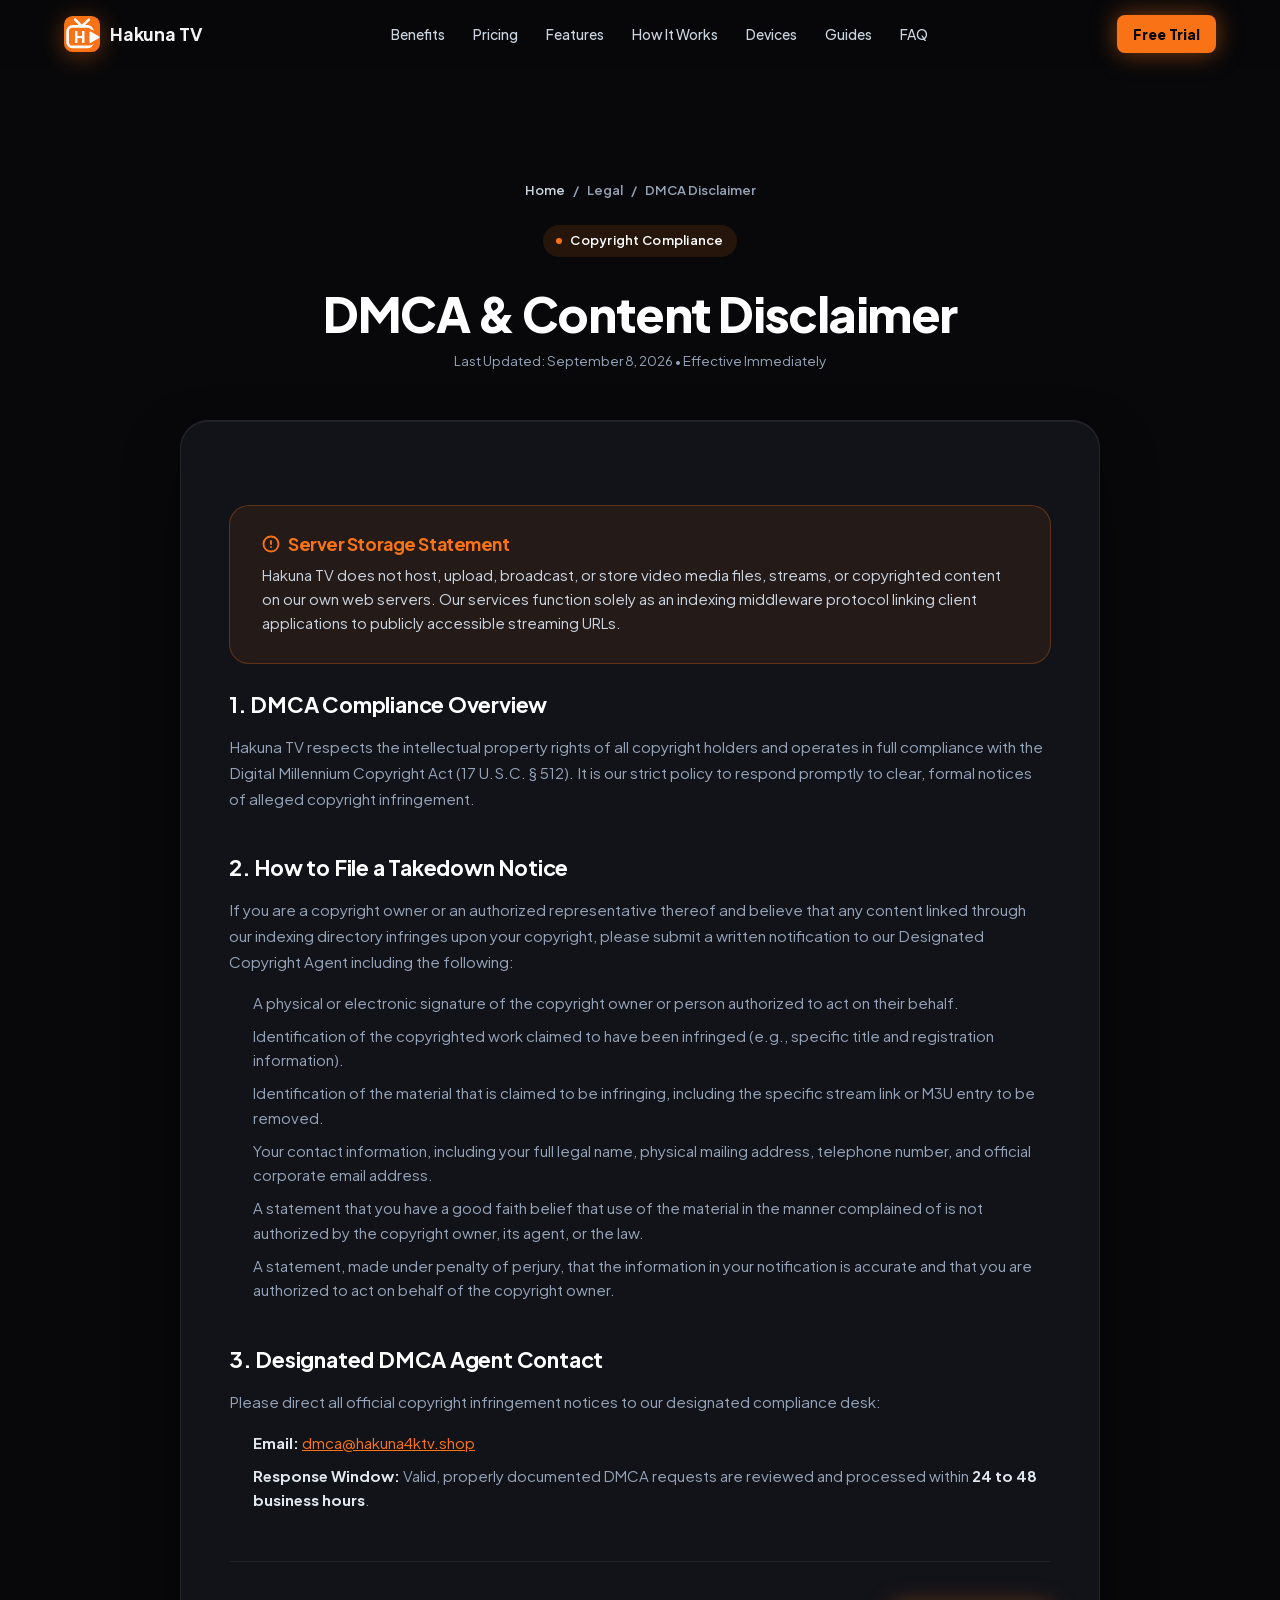
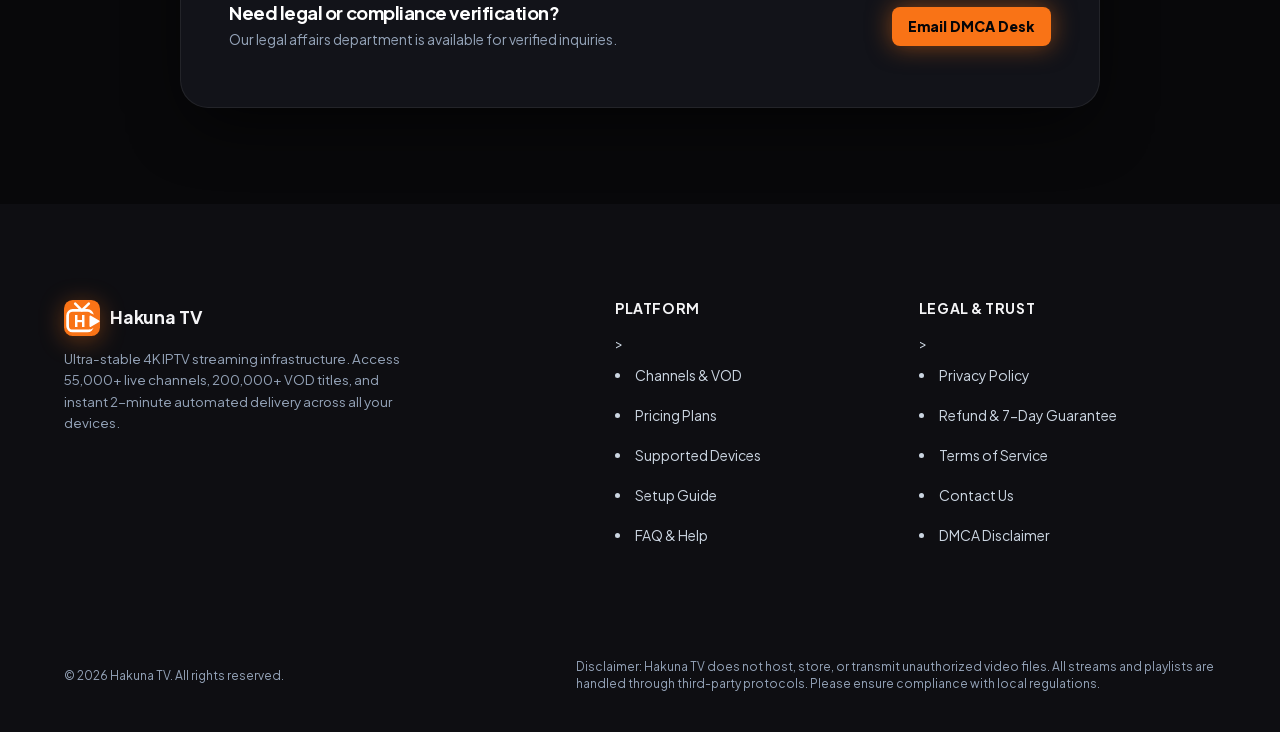
<file: dmca.html>
<!DOCTYPE html>
<html lang="en" style="background-color:#08080a;color:#f4f4f6;">
<head>
  <meta charset="UTF-8">
  <meta name="viewport" content="width=device-width, initial-scale=1.0">
  
  <title>DMCA Copyright Notice &amp; Agent Contact | Hakuna TV</title>
  <meta name="description" content="Copyright compliance guidelines and designated agent contact information for Hakuna TV.">
  <meta name="robots" content="index, follow">
  <link rel="canonical" href="https://hakuna4ktv.shop/dmca.html">
  <meta name="theme-color" content="#08080a">

  <!-- Open Graph -->
  <meta property="og:type" content="article">
  <meta property="og:url" content="https://hakuna4ktv.shop/dmca.html">
  <meta property="og:title" content="DMCA Copyright Notice & Agent Contact | Hakuna TV">
  <meta property="og:description" content="Copyright compliance guidelines and designated agent contact information for Hakuna TV.">

  <!-- Self-Hosted Critical Variable Font loaded via style.min.css with font-display: swap -->

  <!-- Main Stylesheet -->
  <link rel="stylesheet" href="/css/style.min.css?v=22.0">

  <!-- Structured Data: Breadcrumbs & WebPage -->
  <script type="application/ld+json">
  {
    "@context": "https://schema.org",
    "@type": "WebPage",
    "name": "DMCA & Content Disclaimer | Hakuna TV",
    "url": "https://hakuna4ktv.shop/dmca.html",
    "description": "Hakuna TV DMCA disclaimer and copyright takedown notice guidelines.",
    "breadcrumb": {
      "@type": "BreadcrumbList",
      "itemListElement": [
        {
          "@type": "ListItem",
          "position": 1,
          "name": "Home",
          "item": "https://hakuna4ktv.shop/"
        },
        {
          "@type": "ListItem",
          "position": 2,
          "name": "DMCA Disclaimer",
          "item": "https://hakuna4ktv.shop/dmca.html"
        }
      ]
    }
  }
  </script>
    <meta name="google-site-verification" content="qH6YvUQ_3W1_PaNmXWLbQ_of8k01E6in7PShOm4SfhA">

  <!-- Pure SVG Dynamic Brand Favicon & App Icons (Google SEO Compliant) -->
  <link rel="icon" type="image/svg+xml" href="data:image/svg+xml;utf8,%3Csvg%20xmlns%3D%22http%3A%2F%2Fwww.w3.org%2F2000%2Fsvg%22%20viewBox%3D%220%200%20100%20100%22%20width%3D%22100%25%22%20height%3D%22100%25%22%3E%0A%20%20%3Cdefs%3E%0A%20%20%20%20%3ClinearGradient%20id%3D%22tvkixBrandGrad%22%20x1%3D%220%25%22%20y1%3D%220%25%22%20x2%3D%22100%25%22%20y2%3D%22100%25%22%3E%0A%20%20%20%20%20%20%3Cstop%20offset%3D%220%25%22%20stop-color%3D%22%23f97316%22%2F%3E%0A%20%20%20%20%20%20%3Cstop%20offset%3D%22100%25%22%20stop-color%3D%22%23f97316%22%2F%3E%0A%20%20%20%20%3C%2FlinearGradient%3E%0A%20%20%20%20%3Cmask%20id%3D%22tvCutout_oh268z%22%3E%0A%20%20%20%20%20%20%3Crect%20width%3D%22100%22%20height%3D%22100%22%20fill%3D%22%23ffffff%22%2F%3E%0A%20%20%20%20%20%20%3Cpath%20d%3D%22M%2073.5%2046%20L%2096%2059%20L%2073.5%2072%20Z%22%20fill%3D%22%23000000%22%20stroke%3D%22%23000000%22%20stroke-width%3D%2218.5%22%20stroke-linejoin%3D%22round%22%20stroke-linecap%3D%22round%22%2F%3E%0A%20%20%20%20%3C%2Fmask%3E%0A%20%20%3C%2Fdefs%3E%0A%20%20%3Crect%20width%3D%22100%22%20height%3D%22100%22%20rx%3D%2224%22%20fill%3D%22url(%23tvkixBrandGrad)%22%2F%3E%0A%20%20%3Cpath%20d%3D%22M%2031%2010%20L%2049.5%2029%20L%2069%2010%22%20fill%3D%22none%22%20stroke%3D%22%23ffffff%22%20stroke-width%3D%227%22%20stroke-linecap%3D%22round%22%20stroke-linejoin%3D%22round%22%2F%3E%0A%20%20%3Crect%20x%3D%2210%22%20y%3D%2229%22%20width%3D%2269%22%20height%3D%2257%22%20rx%3D%2214%22%20fill%3D%22none%22%20stroke%3D%22%23ffffff%22%20stroke-width%3D%227.5%22%20stroke-linejoin%3D%22round%22%20stroke-linecap%3D%22round%22%20mask%3D%22url(%23tvCutout_oh268z)%22%2F%3E%0A%20%20%3Cpath%20d%3D%22M%2073.5%2046%20L%2096%2059%20L%2073.5%2072%20Z%22%20fill%3D%22%23ffffff%22%20stroke%3D%22%23ffffff%22%20stroke-width%3D%225.5%22%20stroke-linejoin%3D%22round%22%20stroke-linecap%3D%22round%22%2F%3E%0A%20%20%3Ctext%20x%3D%2244%22%20y%3D%2258%22%20font-family%3D%22-apple-system%2C%20BlinkMacSystemFont%2C%20'Plus%20Jakarta%20Sans'%2C%20'Arial%20Black'%2C%20'Montserrat'%2C%20sans-serif%22%20font-size%3D%2244%22%20font-weight%3D%22900%22%20fill%3D%22%23ffffff%22%20text-anchor%3D%22middle%22%20dominant-baseline%3D%22central%22%3EH%3C%2Ftext%3E%0A%3C%2Fsvg%3E">
  <link rel="alternate icon" type="image/svg+xml" href="/assets/favicon.svg">
  <link rel="apple-touch-icon" href="data:image/svg+xml;utf8,%3Csvg%20xmlns%3D%22http%3A%2F%2Fwww.w3.org%2F2000%2Fsvg%22%20viewBox%3D%220%200%20100%20100%22%20width%3D%22100%25%22%20height%3D%22100%25%22%3E%0A%20%20%3Cdefs%3E%0A%20%20%20%20%3ClinearGradient%20id%3D%22tvkixBrandGrad%22%20x1%3D%220%25%22%20y1%3D%220%25%22%20x2%3D%22100%25%22%20y2%3D%22100%25%22%3E%0A%20%20%20%20%20%20%3Cstop%20offset%3D%220%25%22%20stop-color%3D%22%23f97316%22%2F%3E%0A%20%20%20%20%20%20%3Cstop%20offset%3D%22100%25%22%20stop-color%3D%22%23f97316%22%2F%3E%0A%20%20%20%20%3C%2FlinearGradient%3E%0A%20%20%20%20%3Cmask%20id%3D%22tvCutout_oh268z%22%3E%0A%20%20%20%20%20%20%3Crect%20width%3D%22100%22%20height%3D%22100%22%20fill%3D%22%23ffffff%22%2F%3E%0A%20%20%20%20%20%20%3Cpath%20d%3D%22M%2073.5%2046%20L%2096%2059%20L%2073.5%2072%20Z%22%20fill%3D%22%23000000%22%20stroke%3D%22%23000000%22%20stroke-width%3D%2218.5%22%20stroke-linejoin%3D%22round%22%20stroke-linecap%3D%22round%22%2F%3E%0A%20%20%20%20%3C%2Fmask%3E%0A%20%20%3C%2Fdefs%3E%0A%20%20%3Crect%20width%3D%22100%22%20height%3D%22100%22%20rx%3D%2224%22%20fill%3D%22url(%23tvkixBrandGrad)%22%2F%3E%0A%20%20%3Cpath%20d%3D%22M%2031%2010%20L%2049.5%2029%20L%2069%2010%22%20fill%3D%22none%22%20stroke%3D%22%23ffffff%22%20stroke-width%3D%227%22%20stroke-linecap%3D%22round%22%20stroke-linejoin%3D%22round%22%2F%3E%0A%20%20%3Crect%20x%3D%2210%22%20y%3D%2229%22%20width%3D%2269%22%20height%3D%2257%22%20rx%3D%2214%22%20fill%3D%22none%22%20stroke%3D%22%23ffffff%22%20stroke-width%3D%227.5%22%20stroke-linejoin%3D%22round%22%20stroke-linecap%3D%22round%22%20mask%3D%22url(%23tvCutout_oh268z)%22%2F%3E%0A%20%20%3Cpath%20d%3D%22M%2073.5%2046%20L%2096%2059%20L%2073.5%2072%20Z%22%20fill%3D%22%23ffffff%22%20stroke%3D%22%23ffffff%22%20stroke-width%3D%225.5%22%20stroke-linejoin%3D%22round%22%20stroke-linecap%3D%22round%22%2F%3E%0A%20%20%3Ctext%20x%3D%2244%22%20y%3D%2258%22%20font-family%3D%22-apple-system%2C%20BlinkMacSystemFont%2C%20'Plus%20Jakarta%20Sans'%2C%20'Arial%20Black'%2C%20'Montserrat'%2C%20sans-serif%22%20font-size%3D%2244%22%20font-weight%3D%22900%22%20fill%3D%22%23ffffff%22%20text-anchor%3D%22middle%22%20dominant-baseline%3D%22central%22%3EH%3C%2Ftext%3E%0A%3C%2Fsvg%3E">
  <link rel="manifest" href="site.webmanifest">

    <style id="site-dynamic-theme">
        
        :root {
            --accent: #f97316 !important;
            --accent-hover: #f97316 !important;
            --accent-text: #ffffff !important;
            --accent-light: rgba(249, 115, 22, 0.12) !important;
            --primary: #f97316 !important;
            --primary-glow: rgba(249, 115, 22, 0.44) !important;
            --brand-r: 249;
            --brand-g: 115;
            --brand-b: 22;
            font-family: 'Plus Jakarta Sans', -apple-system, sans-serif !important;
        }
        /* Header & Logo Pure SVG Mark */
        .logo-icon {
            width: 36px !important;
            height: 36px !important;
            background: transparent !important;
            border: none !important;
            padding: 0 !important;
            display: inline-flex !important;
            align-items: center !important;
            justify-content: center !important;
            box-shadow: none !important;
            filter: drop-shadow(0 4px 12px rgba(249, 115, 22, 0.38)) !important;
            transition: transform 0.2s ease, filter 0.2s ease !important;
            flex-shrink: 0 !important;
        }
        .brand-logo:hover .logo-icon {
            transform: scale(1.06) !important;
            filter: drop-shadow(0 6px 18px rgba(249, 115, 22, 0.6)) !important;
        }
        .logo-icon svg {
            width: 100% !important;
            height: 100% !important;
            display: block !important;
        }
        .brand-accent, .accent-mark { color: #f97316 !important; }

        /* Hero Headline & Title Bottom Accent */
        .title-bottom {
            color: #f97316 !important;
            background: linear-gradient(135deg, rgb(252, 178, 127) 0%, #f97316 50%, #f97316 100%) !important;
            -webkit-background-clip: text !important;
            -webkit-text-fill-color: transparent !important;
            background-clip: text !important;
            filter: drop-shadow(0 0 35px rgba(249, 115, 22, 0.55)) !important;
        }

        /* Light Rays Ambient Backdrop */
        .light-ray-left {
            background: linear-gradient(180deg, rgba(249, 115, 22, 0.45) 0%, rgba(249, 115, 22, 0.08) 60%, transparent 100%) !important;
        }
        .light-ray-right {
            background: linear-gradient(180deg, rgba(249, 115, 22, 0.4) 0%, rgba(249, 115, 22, 0.08) 60%, transparent 100%) !important;
        }
        .light-ray-center {
            background: radial-gradient(ellipse at top, rgba(249, 115, 22, 0.22) 0%, rgba(249, 115, 22, 0.05) 50%, transparent 80%) !important;
        }

        /* Hero Badge & Sparks */
        .badge-spark {
            color: #f97316 !important;
            text-shadow: 0 0 10px rgba(249, 115, 22, 0.9), 0 0 20px rgba(249, 115, 22, 0.5) !important;
        }
        .hero-badge-pill {
            border: 1px solid rgba(249, 115, 22, 0.25) !important;
        }

        /* Buttons */
        .btn-pill-primary, .btn-pill-primary span, .btn-pill-primary:link, .btn-pill-primary:visited, .btn-primary { 
            background: #f97316 !important; 
            color: #050507 !important; 
            font-weight: 800 !important; 
            box-shadow: 0 0 25px rgba(249, 115, 22, 0.5) !important; 
        }
        .btn-pill-primary:hover, .btn-primary:hover {
            background: #f97316 !important;
            box-shadow: 0 0 35px rgba(249, 115, 22, 0.75) !important;
        }

        /* Metric Cards */
        .metric-dash { 
            background-color: #f97316 !important; 
            box-shadow: 0 0 8px rgba(249, 115, 22, 0.7) !important; 
        }
        .metric-card:hover {
            border-color: rgba(249, 115, 22, 0.45) !important;
            box-shadow: 0 14px 40px rgba(0,0,0,0.55), 0 0 25px rgba(249, 115, 22, 0.2) !important;
        }
        .metric-icon-art {
            filter: drop-shadow(0 0 10px rgba(249, 115, 22, 0.35)) !important;
        }
        .metric-card:hover .metric-icon-art {
            filter: drop-shadow(0 0 16px rgba(249, 115, 22, 0.65)) !important;
        }
        .metric-icon-art line, .metric-icon-art rect, .metric-icon-art path {
            stroke: #f97316 !important;
        }
        .metric-icon-art text {
            fill: #f97316 !important;
        }

        /* Category Cards Hover */
        .category-card:hover {
            border-color: rgba(249, 115, 22, 0.5) !important;
            box-shadow: 0 12px 30px rgba(0,0,0,0.6), 0 0 20px rgba(249, 115, 22, 0.3) !important;
        }
        .category-card:hover .category-card-label {
            color: #f97316 !important;
        }

        /* Benefits Section */
        .what-we-offer-section::before {
            background: radial-gradient(circle, rgba(249, 115, 22, 0.16) 0%, rgba(249, 115, 22, 0.03) 50%, transparent 70%) !important;
        }
        .benefit-card:hover {
            border-color: rgba(249, 115, 22, 0.4) !important;
            box-shadow: 0 16px 36px -10px rgba(0,0,0,0.6), 0 0 24px rgba(249, 115, 22, 0.18) !important;
        }
        .benefit-icon-wrapper, .benefit-icon-wrapper svg {
            color: #f97316 !important;
        }
        .benefit-icon-glow {
            background: radial-gradient(circle, rgba(249, 115, 22, 0.55) 0%, rgba(249, 115, 22, 0.18) 50%, transparent 75%) !important;
        }

        /* Features Showcase */
        .feature-badge-tag {
            color: #f97316 !important;
        }
        .feature-check-icon, .feature-check-icon svg {
            color: #f97316 !important;
        }
        .feature-media-ambient {
            background: radial-gradient(circle, rgba(249, 115, 22, 0.22) 0%, rgba(249, 115, 22, 0.04) 60%, transparent 80%) !important;
        }
        .feature-mockup-img:hover {
            filter: drop-shadow(0 28px 42px rgba(0,0,0,0.8)) drop-shadow(0 0 25px rgba(249, 115, 22, 0.35)) !important;
        }

        /* Journey Banner */
        .journey-banner {
            background: linear-gradient(135deg, #f97316 0%, #f97316 100%) !important;
            box-shadow: 0 15px 45px rgba(249, 115, 22, 0.3) !important;
        }
        .mockup-submit-btn, .mockup-download-btn {
            background: #f97316 !important;
        }
        .mockup-play-center {
            border-color: #f97316 !important;
            color: #f97316 !important;
            background-color: rgba(249, 115, 22, 0.1) !important;
        }

        /* Pricing Plans */
        .price-plan-card.is-featured {
            border: 2px solid #f97316 !important;
            box-shadow: 0 0 40px rgba(249, 115, 22, 0.22) !important;
        }
        .plan-badge-top {
            background: #f97316 !important;
            color: #050507 !important;
            box-shadow: 0 4px 14px rgba(249, 115, 22, 0.4) !important;
        }
        .plan-card-subtitle.featured-subtitle, .plan-card-amount.featured-amount {
            color: #f97316 !important;
        }
        .plan-savings-pill {
            background-color: rgba(249, 115, 22, 0.12) !important;
            border: 1px solid rgba(249, 115, 22, 0.3) !important;
            color: #f97316 !important;
        }
        .plan-card-feature .check-icon {
            color: #f97316 !important;
        }
        .plan-card-btn.solid-featured-btn {
            background: #f97316 !important;
            border-color: #f97316 !important;
            color: #050507 !important;
            box-shadow: 0 4px 18px rgba(249, 115, 22, 0.35) !important;
        }
        .trust-item svg {
            color: #f97316 !important;
        }

        /* Devices Section */
        .device-card:hover {
            border-color: rgba(249, 115, 22, 0.45) !important;
            box-shadow: 0 16px 36px -10px rgba(0,0,0,0.65), 0 0 24px rgba(249, 115, 22, 0.18) !important;
        }
        .device-icon-wrapper, .device-icon-wrapper svg {
            color: #f97316 !important;
            stroke: #f97316 !important;
        }
        .device-icon-glow {
            background: radial-gradient(circle, rgba(249, 115, 22, 0.55) 0%, rgba(249, 115, 22, 0.18) 50%, transparent 75%) !important;
        }
        .device-card:hover .device-micro-tag {
            color: #f97316 !important;
            background: rgba(249, 115, 22, 0.12) !important;
            border-color: rgba(249, 115, 22, 0.3) !important;
        }

        /* FAQ */
        .faq-item[open] {
            border-color: rgba(249, 115, 22, 0.35) !important;
        }
        .faq-item[open] .faq-chevron {
            color: #f97316 !important;
        }
        .faq-answer a {
            color: #f97316 !important;
        }

        /* Final CTA Banner */
        .cta-banner {
            border-top: 1px solid rgba(249, 115, 22, 0.55) !important;
        }
        .cta-banner::before {
            background: radial-gradient(circle, rgba(249, 115, 22, 0.26) 0%, rgba(249, 115, 22, 0.05) 50%, transparent 75%) !important;
        }
        .cta-pill-tag {
            color: #f97316 !important;
            background: rgba(249, 115, 22, 0.1) !important;
            border: 1px solid rgba(249, 115, 22, 0.3) !important;
        }
        .cta-pill-tag .dot {
            background: #f97316 !important;
            box-shadow: 0 0 8px #f97316 !important;
        }
        .cta-main-btn {
            background: linear-gradient(135deg, #f97316 0%, #f97316 100%) !important;
            color: #050507 !important;
            box-shadow: 0 12px 28px -4px rgba(249, 115, 22, 0.5), inset 0 1px 0 rgba(255,255,255,0.3) !important;
        }
        .cta-main-btn:hover {
            box-shadow: 0 18px 38px -4px rgba(249, 115, 22, 0.75) !important;
        }
        .cta-trust-badge svg {
            stroke: #f97316 !important;
        }

        /* Footer & Subpages */
        .footer-link:hover { color: #f97316 !important; }
        .policy-breadcrumbs a:hover { color: #f97316 !important; }
        .policy-highlight {
            background: rgba(249, 115, 22, 0.08) !important;
            border: 1px solid rgba(249, 115, 22, 0.28) !important;
        }
        .policy-highlight h3 { color: #f97316 !important; }
        .contact-channel-item:hover {
            border-color: rgba(249, 115, 22, 0.4) !important;
        }
        .contact-channel-icon {
            background: rgba(249, 115, 22, 0.12) !important;
            border: 1px solid rgba(249, 115, 22, 0.3) !important;
            color: #f97316 !important;
        }
        .contact-channel-link, .contact-channel-link:hover { color: #f97316 !important; }
        .form-input:focus, .form-select:focus, .form-textarea:focus {
            border-color: #f97316 !important;
            box-shadow: 0 0 0 3px rgba(249, 115, 22, 0.2) !important;
        }
        :focus-visible {
            outline: 2px solid #f97316 !important;
        }
        :root { --accent: #f97316; }
    </style>
    
</head>
<body style="background-color:#08080a;">

  <!-- =========================================================================
       HEADER
       ========================================================================= -->
  <header class="site-header">
    <div class="container header-container">
      <a href="index.html" class="brand-logo" aria-label="Hakuna TV Homepage">
        <span class="logo-icon" aria-hidden="true"><svg xmlns="http://www.w3.org/2000/svg" viewBox="0 0 100 100" width="100%" height="100%">
  <defs>
    <linearGradient id="tvkixBrandGrad" x1="0%" y1="0%" x2="100%" y2="100%">
      <stop offset="0%" stop-color="#f97316"/>
      <stop offset="100%" stop-color="#f97316"/>
    </linearGradient>
    <mask id="tvCutout_jfbxo4">
      <rect width="100" height="100" fill="#ffffff"/>
      <path d="M 73.5 46 L 96 59 L 73.5 72 Z" fill="#000000" stroke="#000000" stroke-width="18.5" stroke-linejoin="round" stroke-linecap="round"/>
    </mask>
  </defs>
  <rect width="100" height="100" rx="24" fill="url(#tvkixBrandGrad)"/>
  <path d="M 31 10 L 49.5 29 L 69 10" fill="none" stroke="#ffffff" stroke-width="7" stroke-linecap="round" stroke-linejoin="round"/>
  <rect x="10" y="29" width="69" height="57" rx="14" fill="none" stroke="#ffffff" stroke-width="7.5" stroke-linejoin="round" stroke-linecap="round" mask="url(#tvCutout_jfbxo4)"/>
  <path d="M 73.5 46 L 96 59 L 73.5 72 Z" fill="#ffffff" stroke="#ffffff" stroke-width="5.5" stroke-linejoin="round" stroke-linecap="round"/>
  <text x="44" y="58" font-family="-apple-system, BlinkMacSystemFont, 'Plus Jakarta Sans', 'Arial Black', 'Montserrat', sans-serif" font-size="44" font-weight="900" fill="#ffffff" text-anchor="middle" dominant-baseline="central">H</text>
</svg></span>
        <span>Hakuna TV</span>
      </a>

      <nav class="nav-menu" aria-label="Main Navigation">
        <a href="index.html#benefits" class="nav-link">Benefits</a>
        <a href="index.html#pricing" class="nav-link">Pricing</a>
        <a href="index.html#features" class="nav-link">Features</a>
        <a href="index.html#how-it-works" class="nav-link">How It Works</a>
        <a href="index.html#compatibility" class="nav-link">Devices</a>
        <a href="guides.html" class="nav-link">Guides</a>
        <a href="index.html#faq" class="nav-link">FAQ</a>
      </nav>

      <div class="header-actions">
        <a href="/trial" rel="nofollow noopener noreferrer" class="btn btn-primary btn-sm">Free Trial</a>
      </div>
    </div>
  </header>

  <!-- =========================================================================
       PAGE CONTENT
       ========================================================================= -->
  <main class="policy-page-wrapper">
    <div class="container">
      <div class="policy-header">
        <div class="policy-breadcrumbs">
          <a href="index.html">Home</a>
          <span>/</span>
          <span>Legal</span>
          <span>/</span>
          <span>DMCA Disclaimer</span>
        </div>
        <div class="pill-badge">
          <span class="dot" aria-hidden="true"></span>
          <span>Copyright Compliance</span>
        </div>
        <h1>DMCA &amp; Content Disclaimer</h1>
        <div class="policy-last-updated">Last Updated: September 8, 2026 &bull; Effective Immediately</div>
      </div>

      <div class="policy-card">
        <div class="policy-highlight">
          <h3>
            <svg width="18" height="18" viewBox="0 0 24 24" fill="none" stroke="currentColor" stroke-width="2.5" stroke-linecap="round" stroke-linejoin="round" aria-hidden="true"><circle cx="12" cy="12" r="10"></circle><line x1="12" y1="8" x2="12" y2="12"></line><line x1="12" y1="16" x2="12.01" y2="16"></line></svg>
            Server Storage Statement
          </h3>
          <p>
            Hakuna TV does not host, upload, broadcast, or store video media files, streams, or copyrighted content on our own web servers. Our services function solely as an indexing middleware protocol linking client applications to publicly accessible streaming URLs.
          </p>
        </div>

        <section class="policy-section">
          <h2>1. DMCA Compliance Overview</h2>
          <p>
            Hakuna TV respects the intellectual property rights of all copyright holders and operates in full compliance with the Digital Millennium Copyright Act (17 U.S.C. &sect; 512). It is our strict policy to respond promptly to clear, formal notices of alleged copyright infringement.
          </p>
        </section>

        <section class="policy-section">
          <h2>2. How to File a Takedown Notice</h2>
          <p>
            If you are a copyright owner or an authorized representative thereof and believe that any content linked through our indexing directory infringes upon your copyright, please submit a written notification to our Designated Copyright Agent including the following:
          </p>
          <ul>
            <li>A physical or electronic signature of the copyright owner or person authorized to act on their behalf.</li>
            <li>Identification of the copyrighted work claimed to have been infringed (e.g., specific title and registration information).</li>
            <li>Identification of the material that is claimed to be infringing, including the specific stream link or M3U entry to be removed.</li>
            <li>Your contact information, including your full legal name, physical mailing address, telephone number, and official corporate email address.</li>
            <li>A statement that you have a good faith belief that use of the material in the manner complained of is not authorized by the copyright owner, its agent, or the law.</li>
            <li>A statement, made under penalty of perjury, that the information in your notification is accurate and that you are authorized to act on behalf of the copyright owner.</li>
          </ul>
        </section>

        <section class="policy-section">
          <h2>3. Designated DMCA Agent Contact</h2>
          <p>
            Please direct all official copyright infringement notices to our designated compliance desk:
          </p>
          <ul>
            <li><strong>Email:</strong> <a href="mailto:dmca@hakuna4ktv.shop" style="color: var(--accent); text-decoration: underline;">dmca@hakuna4ktv.shop</a></li>
            <li><strong>Response Window:</strong> Valid, properly documented DMCA requests are reviewed and processed within <strong>24 to 48 business hours</strong>.</li>
          </ul>
        </section>

        <div class="policy-cta-box">
          <div>
            <h3>Need legal or compliance verification?</h3>
            <p>Our legal affairs department is available for verified inquiries.</p>
          </div>
          <a href="mailto:dmca@hakuna4ktv.shop" class="btn btn-primary btn-sm">Email DMCA Desk</a>
        </div>
      </div>
    </div>
  </main>

  <!-- =========================================================================
       FOOTER
       ========================================================================= -->
  <footer class="site-footer">
    <div class="container">
      <div class="footer-grid">
        <!-- Brand & Mission -->
        <div class="footer-brand">
          <a href="index.html" class="brand-logo" aria-label="Hakuna TV Homepage">
            <span class="logo-icon" aria-hidden="true"><svg xmlns="http://www.w3.org/2000/svg" viewBox="0 0 100 100" width="100%" height="100%">
  <defs>
    <linearGradient id="tvkixBrandGrad" x1="0%" y1="0%" x2="100%" y2="100%">
      <stop offset="0%" stop-color="#f97316"/>
      <stop offset="100%" stop-color="#f97316"/>
    </linearGradient>
    <mask id="tvCutout_jfbxo4">
      <rect width="100" height="100" fill="#ffffff"/>
      <path d="M 73.5 46 L 96 59 L 73.5 72 Z" fill="#000000" stroke="#000000" stroke-width="18.5" stroke-linejoin="round" stroke-linecap="round"/>
    </mask>
  </defs>
  <rect width="100" height="100" rx="24" fill="url(#tvkixBrandGrad)"/>
  <path d="M 31 10 L 49.5 29 L 69 10" fill="none" stroke="#ffffff" stroke-width="7" stroke-linecap="round" stroke-linejoin="round"/>
  <rect x="10" y="29" width="69" height="57" rx="14" fill="none" stroke="#ffffff" stroke-width="7.5" stroke-linejoin="round" stroke-linecap="round" mask="url(#tvCutout_jfbxo4)"/>
  <path d="M 73.5 46 L 96 59 L 73.5 72 Z" fill="#ffffff" stroke="#ffffff" stroke-width="5.5" stroke-linejoin="round" stroke-linecap="round"/>
  <text x="44" y="58" font-family="-apple-system, BlinkMacSystemFont, 'Plus Jakarta Sans', 'Arial Black', 'Montserrat', sans-serif" font-size="44" font-weight="900" fill="#ffffff" text-anchor="middle" dominant-baseline="central">H</text>
</svg></span>
            <span>Hakuna TV</span>
          </a>
          <p>
            Ultra-stable 4K IPTV streaming infrastructure. Access 55,000+ live channels, 200,000+ VOD titles, and instant 2-minute automated delivery across all your devices.
          </p>
        </div>

        <!-- Platform Navigation -->
        <div>
          <h3 class="footer-col-title">Platform</h3>>
            <li><a href="index.html#features" class="footer-link">Channels &amp; VOD</a></li>
            <li><a href="index.html#pricing" class="footer-link">Pricing Plans</a></li>
            <li><a href="index.html#compatibility" class="footer-link">Supported Devices</a></li>
            <li><a href="index.html#how-it-works" class="footer-link">Setup Guide</a></li>
            <li><a href="index.html#faq" class="footer-link">FAQ &amp; Help</a></li>
          </ul>
        </div>

        <!-- Essential Legal & Support Pages (Google SEO) -->
        <div>
          <h3 class="footer-col-title">Legal &amp; Trust</h3>>
            <li><a href="privacy-policy.html" class="footer-link">Privacy Policy</a></li>
            <li><a href="refund-policy.html" class="footer-link">Refund &amp; 7-Day Guarantee</a></li>
            <li><a href="terms.html" class="footer-link">Terms of Service</a></li>
            <li><a href="contact.html" class="footer-link">Contact Us</a></li>
            <li><a href="dmca.html" class="footer-link">DMCA Disclaimer</a></li>
          </ul>
        </div>
      </div>

      <div class="footer-bottom">
        <div>&copy; 2026 Hakuna TV. All rights reserved.</div>
        <div class="footer-disclaimer">
          Disclaimer: Hakuna TV does not host, store, or transmit unauthorized video files. All streams and playlists are handled through third-party protocols. Please ensure compliance with local regulations.
        </div>
      </div>
    </div>
  </footer>


    <!-- SATELLITE ON-SITE MODAL POPUP SYSTEM (Trial & Pay) -->
    <div id="sat-modal-overlay" class="sat-modal-overlay" aria-hidden="true" role="dialog" aria-modal="true">
        <div class="sat-modal-backdrop" onclick="closeSiteModal()"></div>
        <div class="sat-modal-container" role="document">
            
            <!-- Modal Header -->
            <div class="sat-modal-header">
                <div class="sat-tab-switch">
                    <button type="button" class="sat-tab-btn active" id="sat-tab-trial" onclick="switchSiteModalTab('trial')">
                        <span class="sat-tab-dot"></span>
                        <span>Free Trial</span>
                    </button>
                    <button type="button" class="sat-tab-btn" id="sat-tab-order" onclick="switchSiteModalTab('order')">
                        <svg width="15" height="15" viewBox="0 0 24 24" fill="none" stroke="currentColor" stroke-width="2" stroke-linecap="round" stroke-linejoin="round" style="margin-right:6px;"><rect x="2" y="5" width="20" height="14" rx="2"/><line x1="2" y1="10" x2="22" y2="10"/></svg>
                        <span>Plans</span>
                    </button>
                </div>
                <button type="button" class="sat-modal-close" onclick="closeSiteModal()" aria-label="Close modal">
                    <svg width="14" height="14" viewBox="0 0 24 24" fill="none" stroke="currentColor" stroke-width="2.5" stroke-linecap="round" stroke-linejoin="round"><line x1="18" y1="6" x2="6" y2="18"></line><line x1="6" y1="6" x2="18" y2="18"></line></svg>
                </button>
            </div>

            <!-- VIEW 1: FREE TRIAL -->
            <div id="sat-view-trial" class="sat-modal-view active">
                <h2 class="sat-trial-intro">Get your free 24H trial</h2>

                <!-- WhatsApp One-Click Activation (Reference UI) -->
                <a href="https://api.whatsapp.com/send?phone=19145205753&text=Hi!%20I%20would%20like%20to%20activate%20a%2024H%20free%20trial%20for%20Hakuna%20TV"
                   target="_blank" rel="noopener noreferrer" class="sat-btn-wa-activate">
                    <span class="sat-wa-btn-left">
                        <span class="sat-wa-btn-circle">
                            <svg width="19" height="19" viewBox="0 0 24 24" fill="currentColor">
                                <path d="M17.472 14.382c-.297-.149-1.758-.867-2.03-.967-.273-.099-.471-.148-.67.15-.197.297-.767.966-.94 1.164-.173.199-.347.223-.644.075-.297-.15-1.255-.463-2.39-1.475-.883-.788-1.48-1.761-1.653-2.059-.173-.297-.018-.458.13-.606.134-.133.298-.347.446-.52.149-.174.198-.298.298-.497.099-.198.05-.371-.025-.52-.075-.149-.669-1.612-.916-2.207-.242-.579-.487-.5-.669-.51-.173-.008-.371-.01-.57-.01-.198 0-.52.074-.792.372-.272.297-1.04 1.016-1.04 2.479 0 1.462 1.065 2.875 1.213 3.074.149.198 2.096 3.2 5.077 4.487.709.306 1.262.489 1.694.625.712.227 1.36.195 1.871.118.571-.085 1.758-.719 2.006-1.413.248-.694.248-1.289.173-1.413-.074-.124-.272-.198-.57-.347m-5.421 7.403h-.004a9.87 9.87 0 01-5.031-1.378l-.361-.214-3.741.982.998-3.648-.235-.374a9.86 9.86 0 01-1.51-5.26c.001-5.45 4.436-9.884 9.888-9.884 2.64 0 5.122 1.03 6.988 2.898a9.825 9.825 0 012.893 6.994c-.003 5.45-4.437 9.884-9.885 9.884m8.413-18.297A11.815 11.815 0 0012.05 0C5.495 0 .16 5.335.157 11.892c0 2.096.547 4.142 1.588 5.945L.057 24l6.305-1.654a11.882 11.882 0 005.683 1.448h.005c6.554 0 11.89-5.335 11.893-11.893a11.821 11.821 0 00-3.48-8.413z"/>
                            </svg>
                        </span>
                        <span class="sat-wa-btn-text">Activate via WhatsApp</span>
                    </span>
                    <svg class="sat-wa-btn-arrow" width="18" height="18" viewBox="0 0 24 24" fill="none" stroke="currentColor" stroke-width="2.5" stroke-linecap="round" stroke-linejoin="round">
                        <line x1="5" y1="12" x2="19" y2="12"></line>
                        <polyline points="12 5 19 12 12 19"></polyline>
                    </svg>
                </a>

                <!-- Divider: or request your 24H trial -->
                <div class="sat-trial-divider">
                    <span>or request your 24H trial</span>
                </div>

                <form id="sat-trial-form" onsubmit="submitSiteTrial(event)">
                    <!-- Row: Full Name & Email Address -->
                    <div class="sat-input-row">
                        <div class="sat-field-box">
                            <svg class="sat-field-icon" viewBox="0 0 24 24" fill="none" stroke="currentColor" stroke-width="2" stroke-linecap="round" stroke-linejoin="round">
                                <path d="M20 21v-2a4 4 0 0 0-4-4H8a4 4 0 0 0-4 4v2"></path>
                                <circle cx="12" cy="7" r="4"></circle>
                            </svg>
                            <input type="text" id="sat-trial-name" class="sat-field-input" placeholder="Full Name" autocomplete="name">
                        </div>
                        <div class="sat-field-box">
                            <svg class="sat-field-icon" viewBox="0 0 24 24" fill="none" stroke="currentColor" stroke-width="2" stroke-linecap="round" stroke-linejoin="round">
                                <rect width="20" height="16" x="2" y="4" rx="2"></rect>
                                <path d="m22 7-8.97 5.7a1.94 1.94 0 0 1-2.06 0L2 7"></path>
                            </svg>
                            <input type="email" id="sat-trial-email" class="sat-field-input" placeholder="Email Address" required autocomplete="email">
                        </div>
                    </div>

                    <!-- Select Package -->
                    <div class="sat-package-section">
                        <div class="sat-package-label">
                            <svg viewBox="0 0 24 24" fill="none" stroke="#10b981" stroke-width="2" stroke-linecap="round" stroke-linejoin="round">
                                <circle cx="12" cy="12" r="10"></circle>
                                <line x1="2" y1="12" x2="22" y2="12"></line>
                                <path d="M12 2a15.3 15.3 0 0 1 4 10 15.3 15.3 0 0 1-4 10 15.3 15.3 0 0 1-4-10 15.3 15.3 0 0 1 4-10z"></path>
                            </svg>
                            <span>Select Package</span>
                        </div>
                        <div class="sat-package-grid">
                            <button type="button" class="sat-pkg-btn is-active" id="sat-pkg-worldwide" data-pkg="Worldwide" onclick="selectSitePackage('Worldwide')">Worldwide</button>
                            <button type="button" class="sat-pkg-btn" id="sat-pkg-english" data-pkg="English" onclick="selectSitePackage('English')">English</button>
                            <button type="button" class="sat-pkg-btn" id="sat-pkg-europe" data-pkg="Europe" onclick="selectSitePackage('Europe')">Europe</button>
                        </div>
                        <input type="hidden" id="sat-selected-pkg" value="Worldwide">
                    </div>

                    <!-- Preferred Device (Optional) -->
                    <div class="sat-form-group">
                        <label class="sat-label-sub" for="sat-trial-device">Preferred Device <span class="sat-opt">(Optional)</span></label>
                        <div class="sat-field-box sat-select-box">
                            <svg class="sat-field-icon" viewBox="0 0 24 24" fill="none" stroke="currentColor" stroke-width="2" stroke-linecap="round" stroke-linejoin="round">
                                <rect width="20" height="15" x="2" y="3" rx="2"></rect>
                                <polyline points="17 21 12 18 7 21"></polyline>
                            </svg>
                            <select id="sat-trial-device" class="sat-field-select">
                                <option value="Firestick / Fire TV">Firestick / Fire TV</option>
                                <option value="Android TV / Box / Google TV">Android TV / Google TV</option>
                                <option value="Smart TV (Samsung / LG)">Smart TV (Samsung / LG)</option>
                                <option value="Apple TV / iOS">Apple TV / iOS</option>
                                <option value="Windows PC / Mac">Windows PC / Mac</option>
                                <option value="MAG Box / Formuler">MAG Box / Formuler</option>
                                <option value="Other / General M3U">Other / General M3U</option>
                            </select>
                            <svg class="sat-select-chevron" viewBox="0 0 24 24" fill="none" stroke="currentColor" stroke-width="2.5" stroke-linecap="round" stroke-linejoin="round">
                                <polyline points="6 9 12 15 18 9"></polyline>
                            </svg>
                        </div>
                    </div>

                    <!-- Additional Information (Optional) -->
                    <div class="sat-form-group">
                        <label class="sat-label-sub" for="sat-trial-note">Additional Information <span class="sat-opt">(Optional)</span></label>
                        <div class="sat-field-box">
                            <svg class="sat-field-icon" viewBox="0 0 24 24" fill="none" stroke="currentColor" stroke-width="2" stroke-linecap="round" stroke-linejoin="round">
                                <path d="M14 2H6a2 2 0 0 0-2 2v16a2 2 0 0 0 2 2h12a2 2 0 0 0 2-2V8z"></path>
                                <polyline points="14 2 14 8 20 8"></polyline>
                                <line x1="16" y1="13" x2="8" y2="13"></line>
                                <line x1="16" y1="17" x2="8" y2="17"></line>
                            </svg>
                            <input type="text" id="sat-trial-note" class="sat-field-input" placeholder="No adult, specific country, device, or note...">
                        </div>
                    </div>

                    <div id="sat-trial-error" class="sat-alert-error" style="display:none;"></div>

                    <!-- Submit Button -->
                    <button type="submit" id="sat-trial-submit-btn" class="sat-btn-main">
                        <span class="sat-btn-text">Request 24H Trial &rarr;</span>
                        <span class="sat-spinner" style="display:none;"></span>
                    </button>
                </form>

                <!-- Minimalist Clean 3-Column Trust Grid (Trial) -->
                <div class="sat-trial-trust-grid">
                    <div class="sat-trial-trust-item">
                        <svg class="sat-trial-trust-icon" viewBox="0 0 24 24" fill="none" stroke="#10b981" stroke-width="2.2" stroke-linecap="round" stroke-linejoin="round">
                            <circle cx="12" cy="12" r="10"></circle>
                            <polyline points="12 6 12 12 16 14"></polyline>
                        </svg>
                        <div class="sat-trial-trust-text">
                            <span class="sat-trial-trust-title">24H Free Trial</span>
                            <span class="sat-trial-trust-desc">No credit card required</span>
                        </div>
                    </div>
                    <div class="sat-trial-trust-item">
                        <svg class="sat-trial-trust-icon" viewBox="0 0 24 24" fill="none" stroke="#10b981" stroke-width="2.2" stroke-linecap="round" stroke-linejoin="round">
                            <polygon points="12 2 15.09 8.26 22 9.27 17 14.14 18.18 21.02 12 17.77 5.82 21.02 7 14.14 2 9.27 8.91 8.26 12 2"></polygon>
                        </svg>
                        <div class="sat-trial-trust-text">
                            <span class="sat-trial-trust-title">Premium Streaming</span>
                            <span class="sat-trial-trust-desc">4K &amp; 8K quality</span>
                        </div>
                    </div>
                    <div class="sat-trial-trust-item">
                        <svg class="sat-trial-trust-icon" viewBox="0 0 24 24" fill="none" stroke="#10b981" stroke-width="2.2" stroke-linecap="round" stroke-linejoin="round">
                            <polyline points="20 6 9 17 4 12"></polyline>
                        </svg>
                        <div class="sat-trial-trust-text">
                            <span class="sat-trial-trust-title">Easy &amp; Flexible</span>
                            <span class="sat-trial-trust-desc">No hidden fees</span>
                        </div>
                    </div>
                </div>

                <!-- Trial Success State -->
                <div id="sat-trial-success" class="sat-success-view" style="display:none;">
                    <div class="sat-success-icon-wrap">
                        <svg width="36" height="36" viewBox="0 0 24 24" fill="none" stroke="#10b981" stroke-width="2.5" stroke-linecap="round" stroke-linejoin="round"><polyline points="20 6 9 17 4 12"/></svg>
                    </div>
                    <h4>Trial Request Received!</h4>
                    <p>Your free 24-hour IPTV access for <strong>Hakuna TV</strong> is being prepared. We have dispatched your playlist credentials and setup tutorial to:</p>
                    <div class="sat-confirmed-email" id="sat-confirmed-email"></div>

                    <div class="sat-notice-box">
                        <div class="sat-notice-title">Check Inbox &amp; Junk Folder</div>
                        <p>Please check both your primary inbox and junk/spam folder. If you do not receive the email within a few minutes, reach out to us on WhatsApp.</p>
                    </div>

                    <div class="sat-order-help-actions" style="margin-bottom:14px;">
                        <a href="mailto:hakunatv@tvkix.com?subject=Free%20Trial%20Support%20-%20Hakuna%20TV"
                           class="sat-order-help-btn sat-btn-email" title="hakunatv@tvkix.com">
                            <svg width="16" height="16" viewBox="0 0 24 24" fill="none" stroke="currentColor" stroke-width="2" stroke-linecap="round" stroke-linejoin="round">
                                <rect width="20" height="16" x="2" y="4" rx="2"></rect>
                                <path d="m22 7-8.97 5.7a1.94 1.94 0 0 1-2.06 0L2 7"></path>
                            </svg>
                            <span>Email Support</span>
                        </a>
                        <a href="https://api.whatsapp.com/send?phone=19145205753&text=Hi!%20I%20requested%20a%20free%20trial%20on%20Hakuna%20TV%20and%20haven't%20received%20the%20email%20yet."
                           target="_blank" rel="noopener noreferrer" class="sat-order-help-btn sat-btn-wa">
                            <svg width="16" height="16" viewBox="0 0 24 24" fill="currentColor">
                                <path d="M17.472 14.382c-.297-.149-1.758-.867-2.03-.967-.273-.099-.471-.148-.67.15-.197.297-.767.966-.94 1.164-.173.199-.347.223-.644.075-.297-.15-1.255-.463-2.39-1.475-.883-.788-1.48-1.761-1.653-2.059-.173-.297-.018-.458.13-.606.134-.133.298-.347.446-.52.149-.174.198-.298.298-.497.099-.198.05-.371-.025-.52-.075-.149-.669-1.612-.916-2.207-.242-.579-.487-.5-.669-.51-.173-.008-.371-.01-.57-.01-.198 0-.52.074-.792.372-.272.297-1.04 1.016-1.04 2.479 0 1.462 1.065 2.875 1.213 3.074.149.198 2.096 3.2 5.077 4.487.709.306 1.262.489 1.694.625.712.227 1.36.195 1.871.118.571-.085 1.758-.719 2.006-1.413.248-.694.248-1.289.173-1.413-.074-.124-.272-.198-.57-.347m-5.421 7.403h-.004a9.87 9.87 0 01-5.031-1.378l-.361-.214-3.741.982.998-3.648-.235-.374a9.86 9.86 0 01-1.51-5.26c.001-5.45 4.436-9.884 9.888-9.884 2.64 0 5.122 1.03 6.988 2.898a9.825 9.825 0 012.893 6.994c-.003 5.45-4.437 9.884-9.885 9.884m8.413-18.297A11.815 11.815 0 0012.05 0C5.495 0 .16 5.335.157 11.892c0 2.096.547 4.142 1.588 5.945L.057 24l6.305-1.654a11.882 11.882 0 005.683 1.448h.005c6.554 0 11.89-5.335 11.893-11.893a11.821 11.821 0 00-3.48-8.413z"/>
                            </svg>
                            <span>WhatsApp</span>
                        </a>
                    </div>

                    <button type="button" class="sat-btn-secondary" onclick="closeSiteModal()">Done &bull; Continue Browsing</button>
                </div>
            </div>

            <!-- VIEW 2: CHOOSE YOUR PLAN & CHECKOUT -->
            <div id="sat-view-order" class="sat-modal-view">
                <div id="sat-order-form-wrap">
                    <h2 class="sat-form-title">Almost there</h2>
                    <p class="sat-form-subtitle">Enter your details and we'll email your payment link.</p>

                    <form id="sat-order-form" onsubmit="submitSiteOrder(event)">
                    
                    <!-- Selected Plan Summary Card with Quick Switcher -->
                    <div class="sat-selected-summary">
                        <div class="sat-summary-main">
                            <div class="sat-summary-plan" id="sat-summary-plan-text">12 Months &bull; 1 Device</div>
                            <div class="sat-summary-right">
                                <span class="sat-summary-price" id="sat-summary-price-text">$66.99</span>
                                <button type="button" class="sat-change-plan-btn" id="sat-plan-toggle-btn" onclick="togglePlanDropdown()">
                                    <span>Change</span>
                                    <svg class="sat-change-arrow" width="11" height="11" viewBox="0 0 24 24" fill="none" stroke="currentColor" stroke-width="2.5"><polyline points="6 9 12 15 18 9"></polyline></svg>
                                </button>
                            </div>
                        </div>

                        <!-- Collapsible Quick Plan Switcher -->
                        <div id="sat-plan-dropdown" class="sat-plan-dropdown" style="display: none;">
                            <div class="sat-drop-group">
                                <div class="sat-drop-title">Duration</div>
                                <div class="sat-drop-pills">
                                    <button type="button" class="sat-drop-pill" id="sat-pill-1m" onclick="selectSitePlan('1m')">1 Mo</button>
                                    <button type="button" class="sat-drop-pill" id="sat-pill-3m" onclick="selectSitePlan('3m')">3 Mo</button>
                                    <button type="button" class="sat-drop-pill" id="sat-pill-6m" onclick="selectSitePlan('6m')">6 Mo</button>
                                    <button type="button" class="sat-drop-pill is-active" id="sat-pill-12m" onclick="selectSitePlan('12m')">12 Mo <span class="sat-pill-badge">Best</span></button>
                                </div>
                            </div>

                            <div class="sat-drop-group" style="margin-top: 10px;">
                                <div class="sat-drop-title">Devices</div>
                                <div class="sat-drop-pills sat-pills-5">
                                    <button type="button" class="sat-drop-pill is-active" id="sat-devpill-1" onclick="selectSiteDevice(1)">1 Device</button>
                                    <button type="button" class="sat-drop-pill" id="sat-devpill-2" onclick="selectSiteDevice(2)">2 Devices</button>
                                    <button type="button" class="sat-drop-pill" id="sat-devpill-3" onclick="selectSiteDevice(3)">3 Devices</button>
                                    <button type="button" class="sat-drop-pill" id="sat-devpill-4" onclick="selectSiteDevice(4)">4 Devices</button>
                                    <button type="button" class="sat-drop-pill" id="sat-devpill-5" onclick="selectSiteDevice(5)">5 Devices</button>
                                </div>
                            </div>
                        </div>
                    </div>

                    <!-- Payment Method (Credit Card / Apple Pay / Crypto) -->
                    <div class="sat-method-section">
                        <label class="sat-label-sub">Payment Method</label>
                        <div class="sat-method-grid">
                            <button type="button" class="sat-method-btn is-active" id="sat-method-card" onclick="selectSitePaymentMethod('card')">
                                <svg width="15" height="15" viewBox="0 0 24 24" fill="none" stroke="currentColor" stroke-width="2" stroke-linecap="round" stroke-linejoin="round">
                                    <rect x="2" y="5" width="20" height="14" rx="2"></rect>
                                    <line x1="2" y1="10" x2="22" y2="10"></line>
                                </svg>
                                <span>Credit Card</span>
                            </button>
                            <button type="button" class="sat-method-btn" id="sat-method-apple" onclick="selectSitePaymentMethod('applepay')">
                                <svg width="14" height="16" viewBox="0 0 170 170" fill="currentColor">
                                    <path d="M150.37 130.25c-2.45 5.66-5.35 10.87-8.71 15.66-4.58 6.53-8.33 11.05-11.22 13.56-4.48 4.12-9.28 6.23-14.42 6.35-3.69 0-8.14-1.05-13.32-3.18-5.19-2.12-9.97-3.17-14.34-3.17-4.58 0-9.49 1.05-14.75 3.17-5.26 2.13-9.5 3.24-12.74 3.35-4.35.13-9.16-1.9-14.42-6.08-3.7-3.04-7.58-7.7-11.64-13.98-5.87-9.03-10.42-19.18-13.65-30.47-3.23-11.28-4.85-21.73-4.85-31.35 0-14.8 3.73-26.68 11.19-35.63 7.45-8.94 16.7-13.48 27.75-13.61 5.99 0 12.06 1.45 18.21 4.36 6.16 2.91 10.15 4.41 11.97 4.5 2.12-.22 6.47-1.78 13.06-4.68 6.58-2.9 12.63-4.22 18.14-3.96 11.39.65 20.67 4.77 27.84 12.35-9.92 6.01-14.77 14.38-14.56 25.1.22 8.37 3.51 15.34 9.87 20.91 6.36 5.57 13.79 8.78 22.3 9.63-1.85 5.66-4.03 11.43-6.54 17.31zM119.22 31.9c0-7.29 2.68-14.13 8.04-20.52 5.36-6.39 11.97-10.35 19.83-11.88.33 1.41.49 2.72.49 3.92 0 7.29-2.73 14.07-8.19 20.35-5.46 6.27-12.21 10.17-20.26 11.7-.1-.98-.15-2.18-.15-3.57z"/>
                                </svg>
                                <span>Apple Pay</span>
                            </button>
                            <button type="button" class="sat-method-btn" id="sat-method-crypto" onclick="selectSitePaymentMethod('crypto')">
                                <svg width="15" height="15" viewBox="0 0 24 24" fill="none" stroke="currentColor" stroke-width="2" stroke-linecap="round" stroke-linejoin="round">
                                    <circle cx="12" cy="12" r="10"></circle>
                                    <path d="M9 8h4.5a2 2 0 0 1 0 4H9m0 0h5a2 2 0 0 1 0 4H9m3-8V6m0 12v-2"></path>
                                </svg>
                                <span>Crypto</span>
                                <span class="sat-crypto-badge">5% OFF</span>
                            </button>
                        </div>

                        <!-- Crypto Info Box (shown only when Crypto is active) -->
                        <div id="sat-crypto-box" class="sat-crypto-box" style="display: none;">
                            <div class="sat-crypto-coins">
                                <span class="sat-coin-tag sat-coin-btc">Bitcoin</span>
                                <span class="sat-coin-tag sat-coin-usdt">USDT</span>
                                <span class="sat-coin-tag sat-coin-eth">Ethereum</span>
                                <span class="sat-coin-tag sat-coin-sol">Solana</span>
                                <span class="sat-coin-tag sat-coin-more">+50 Coins</span>
                            </div>
                            <div class="sat-crypto-note">
                                <svg width="14" height="14" viewBox="0 0 24 24" fill="none" stroke="#10b981" stroke-width="2.5"><polyline points="20 6 9 17 4 12"></polyline></svg>
                                <span>5% discount applied automatically &bull; Instant activation</span>
                            </div>
                        </div>
                    </div>

                    <!-- User Info: Full Name & Email -->
                    <div class="sat-form-group" style="margin-top: 14px;">
                        <label class="sat-label-sub" for="sat-order-name">Your Name <span style="color:#64748b; font-weight:normal;">(Optional)</span></label>
                        <div class="sat-field-box">
                            <svg class="sat-field-icon" viewBox="0 0 24 24" fill="none" stroke="currentColor" stroke-width="2" stroke-linecap="round" stroke-linejoin="round">
                                <path d="M20 21v-2a4 4 0 0 0-4-4H8a4 4 0 0 0-4 4v2"></path>
                                <circle cx="12" cy="7" r="4"></circle>
                            </svg>
                            <input type="text" id="sat-order-name" class="sat-field-input" placeholder="Your Name" autocomplete="name">
                        </div>
                    </div>

                    <div class="sat-form-group">
                        <label class="sat-label-sub" for="sat-order-email">Email Address <span style="color:#ef4444;">*</span></label>
                        <div class="sat-field-box">
                            <svg class="sat-field-icon" viewBox="0 0 24 24" fill="none" stroke="currentColor" stroke-width="2" stroke-linecap="round" stroke-linejoin="round">
                                <rect width="20" height="16" x="2" y="4" rx="2"></rect>
                                <path d="m22 7-8.97 5.7a1.94 1.94 0 0 1-2.06 0L2 7"></path>
                            </svg>
                            <input type="email" id="sat-order-email" class="sat-field-input" placeholder="your@email.com" required autocomplete="email">
                        </div>
                    </div>

                    <div id="sat-order-error" class="sat-alert-error" style="display:none;"></div>

                    <!-- Submit Button -->
                    <button type="submit" id="sat-order-submit-btn" class="sat-btn-main" style="margin-top: 18px;">
                        <span class="sat-btn-text">Send Payment Link &rarr;</span>
                        <span class="sat-spinner" style="display:none;"></span>
                    </button>

                    <!-- Minimalist Clean Trust Row (No desc, small) -->
                    <div class="sat-trust-row">
                        <div class="sat-trust-pill">
                            <svg class="sat-trust-pill-icon" viewBox="0 0 24 24" fill="none" stroke="#10b981" stroke-width="2" stroke-linecap="round" stroke-linejoin="round">
                                <rect width="20" height="16" x="2" y="4" rx="2"></rect>
                                <path d="m22 7-8.97 5.7a1.94 1.94 0 0 1-2.06 0L2 7"></path>
                            </svg>
                            <span>Payment link by email</span>
                        </div>
                        <span class="sat-trust-dot">&bull;</span>
                        <div class="sat-trust-pill">
                            <svg class="sat-trust-pill-icon" viewBox="0 0 24 24" fill="none" stroke="#10b981" stroke-width="2" stroke-linecap="round" stroke-linejoin="round">
                                <rect x="3" y="11" width="18" height="11" rx="2" ry="2"></rect>
                                <path d="M7 11V7a5 5 0 0 1 10 0v4"></path>
                            </svg>
                            <span>Secure payment</span>
                        </div>
                        <span class="sat-trust-dot">&bull;</span>
                        <div class="sat-trust-pill">
                            <svg class="sat-trust-pill-icon" viewBox="0 0 24 24" fill="none" stroke="#10b981" stroke-width="2.2" stroke-linecap="round" stroke-linejoin="round">
                                <polyline points="20 6 9 17 4 12"></polyline>
                            </svg>
                            <span>Easy &amp; secure</span>
                        </div>
                    </div>
                </form>
                </div>

                <!-- Order Success State (Ultra-Minimalist) -->
                <div id="sat-order-success" class="sat-order-success-view" style="display:none;">
                    <div class="sat-success-icon-wrap">
                        <svg width="28" height="28" viewBox="0 0 24 24" fill="none" stroke="#10b981" stroke-width="2.6" stroke-linecap="round" stroke-linejoin="round">
                            <polyline points="20 6 9 17 4 12"></polyline>
                        </svg>
                    </div>

                    <h3 class="sat-order-success-title">Payment link sent</h3>
                    <p class="sat-order-success-intro">We've sent your payment link to:</p>
                    <div class="sat-order-email-pill" id="sat-order-confirmed-email"></div>
                    <p class="sat-order-success-sub">Check your inbox to complete your order.</p>

                    <!-- Small Help Section -->
                    <div class="sat-order-help-card">
                        <div class="sat-order-help-q">Didn't receive the email?</div>
                        <div class="sat-order-help-text">Check your spam/junk folder or contact us:</div>

                        <div class="sat-order-help-actions">
                            <a href="mailto:hakunatv@tvkix.com?subject=Payment%20Link%20Support%20-%20Hakuna%20TV"
                               class="sat-order-help-btn sat-btn-email" title="hakunatv@tvkix.com">
                                <svg width="16" height="16" viewBox="0 0 24 24" fill="none" stroke="currentColor" stroke-width="2" stroke-linecap="round" stroke-linejoin="round">
                                    <rect width="20" height="16" x="2" y="4" rx="2"></rect>
                                    <path d="m22 7-8.97 5.7a1.94 1.94 0 0 1-2.06 0L2 7"></path>
                                </svg>
                                <span>Email Support</span>
                            </a>
                            <a href="https://api.whatsapp.com/send?phone=19145205753&text=Hi!%20I%20requested%20a%20payment%20link%20on%20Hakuna%20TV%20and%20haven't%20received%20the%20email%20yet."
                               target="_blank" rel="noopener noreferrer" class="sat-order-help-btn sat-btn-wa">
                                <svg width="16" height="16" viewBox="0 0 24 24" fill="currentColor">
                                    <path d="M17.472 14.382c-.297-.149-1.758-.867-2.03-.967-.273-.099-.471-.148-.67.15-.197.297-.767.966-.94 1.164-.173.199-.347.223-.644.075-.297-.15-1.255-.463-2.39-1.475-.883-.788-1.48-1.761-1.653-2.059-.173-.297-.018-.458.13-.606.134-.133.298-.347.446-.52.149-.174.198-.298.298-.497.099-.198.05-.371-.025-.52-.075-.149-.669-1.612-.916-2.207-.242-.579-.487-.5-.669-.51-.173-.008-.371-.01-.57-.01-.198 0-.52.074-.792.372-.272.297-1.04 1.016-1.04 2.479 0 1.462 1.065 2.875 1.213 3.074.149.198 2.096 3.2 5.077 4.487.709.306 1.262.489 1.694.625.712.227 1.36.195 1.871.118.571-.085 1.758-.719 2.006-1.413.248-.694.248-1.289.173-1.413-.074-.124-.272-.198-.57-.347m-5.421 7.403h-.004a9.87 9.87 0 01-5.031-1.378l-.361-.214-3.741.982.998-3.648-.235-.374a9.86 9.86 0 01-1.51-5.26c.001-5.45 4.436-9.884 9.888-9.884 2.64 0 5.122 1.03 6.988 2.898a9.825 9.825 0 012.893 6.994c-.003 5.45-4.437 9.884-9.885 9.884m8.413-18.297A11.815 11.815 0 0012.05 0C5.495 0 .16 5.335.157 11.892c0 2.096.547 4.142 1.588 5.945L.057 24l6.305-1.654a11.882 11.882 0 005.683 1.448h.005c6.554 0 11.89-5.335 11.893-11.893a11.821 11.821 0 00-3.48-8.413z"/>
                                </svg>
                                <span>WhatsApp</span>
                            </a>
                        </div>
                    </div>
                </div>
            </div>
        </div>
    </div>

    <!-- SATELLITE MODAL STYLES -->
    <style id="sat-modal-styles">
        .sat-modal-overlay {
            position: fixed;
            top: 0;
            left: 0;
            width: 100vw;
            height: 100vh;
            z-index: 999999;
            display: none;
            align-items: center;
            justify-content: center;
            padding: 16px;
            box-sizing: border-box;
            font-family: -apple-system, BlinkMacSystemFont, "Segoe UI", Roboto, Inter, sans-serif;
        }
        .sat-modal-overlay.is-open {
            display: flex !important;
            visibility: visible !important;
            opacity: 1 !important;
            pointer-events: auto !important;
            animation: satFadeIn 0.22s ease-out forwards;
        }
        .sat-modal-backdrop {
            position: absolute;
            top: 0;
            left: 0;
            width: 100%;
            height: 100%;
            background: rgba(4, 6, 12, 0.86);
            backdrop-filter: blur(14px);
            -webkit-backdrop-filter: blur(14px);
        }
        .sat-modal-container {
            position: relative;
            z-index: 2;
            width: 100%;
            max-width: 515px;
            max-height: 94vh;
            overflow-y: auto;
            background: #0d111a;
            border: 1px solid rgba(255, 255, 255, 0.08);
            border-radius: 20px;
            box-shadow: 0 25px 70px -10px rgba(0, 0, 0, 0.85);
            color: #ffffff;
            padding: 26px 28px 24px 28px;
            box-sizing: border-box;
            animation: satScaleUp 0.26s cubic-bezier(0.16, 1, 0.3, 1) forwards;
        }
        @media (max-width: 560px) {
            .sat-modal-container {
                padding: 20px 16px 20px 16px;
                border-radius: 18px;
            }
        }
        .sat-modal-container::-webkit-scrollbar {
            width: 6px;
        }
        .sat-modal-container::-webkit-scrollbar-thumb {
            background: rgba(255, 255, 255, 0.15);
            border-radius: 4px;
        }
        .sat-modal-header {
            display: flex;
            align-items: center;
            justify-content: space-between;
            margin-bottom: 22px;
        }
        .sat-tab-switch {
            display: inline-flex;
            background: #06090e;
            border: 1px solid rgba(255, 255, 255, 0.08);
            border-radius: 100px;
            padding: 4px;
            gap: 4px;
        }
        .sat-tab-btn {
            background: transparent;
            border: 1px solid transparent;
            color: #8e9bb0;
            font-size: 0.86rem;
            font-weight: 500;
            padding: 6px 15px;
            border-radius: 100px;
            cursor: pointer;
            transition: all 0.2s ease;
            display: inline-flex;
            align-items: center;
            line-height: 1.2;
        }
        .sat-tab-btn:hover {
            color: #ffffff;
        }
        .sat-tab-btn.active {
            background: rgba(16, 185, 129, 0.12);
            border-color: rgba(16, 185, 129, 0.35);
            color: #ffffff;
            font-weight: 600;
        }
        .sat-tab-dot {
            width: 7px;
            height: 7px;
            border-radius: 50%;
            background: #475569;
            margin-right: 8px;
            display: inline-block;
            transition: all 0.2s ease;
        }
        .sat-tab-btn.active .sat-tab-dot {
            background: #10b981;
            box-shadow: 0 0 8px rgba(16, 185, 129, 0.6);
        }
        .sat-tab-card-icon {
            margin-right: 6px;
            transition: stroke 0.2s ease;
        }
        .sat-tab-btn.active .sat-tab-card-icon {
            stroke: #10b981;
        }
        .sat-modal-close {
            background: rgba(255, 255, 255, 0.05);
            border: 1px solid rgba(255, 255, 255, 0.1);
            color: #cbd5e1;
            width: 36px;
            height: 36px;
            border-radius: 50%;
            display: flex;
            align-items: center;
            justify-content: center;
            cursor: pointer;
            transition: all 0.2s ease;
        }
        .sat-modal-close:hover {
            background: rgba(255, 255, 255, 0.12);
            color: #ffffff;
            transform: scale(1.05);
        }
        .sat-modal-view {
            display: none;
        }
        .sat-modal-view.active {
            display: block;
            animation: satFadeIn 0.2s ease;
        }
        .sat-form-title {
            font-size: 1.65rem;
            font-weight: 800;
            letter-spacing: -0.025em;
            color: #ffffff;
            margin: 0 0 4px 0;
            line-height: 1.2;
        }
        .sat-form-subtitle {
            font-size: 0.92rem;
            color: #8e9bb0;
            margin: 0 0 20px 0;
            line-height: 1.4;
        }
        .sat-input-row {
            display: grid;
            grid-template-columns: 1fr 1fr;
            gap: 12px;
            margin-bottom: 16px;
        }
        @media (max-width: 520px) {
            .sat-input-row {
                grid-template-columns: 1fr;
                gap: 10px;
            }
        }
        .sat-field-box {
            position: relative;
            background: #06090f;
            border: 1px solid rgba(255, 255, 255, 0.09);
            border-radius: 12px;
            height: 48px;
            display: flex;
            align-items: center;
            padding: 0 14px;
            box-sizing: border-box;
            transition: border-color 0.2s, box-shadow 0.2s, background 0.2s;
        }
        .sat-field-box:focus-within {
            border-color: #10b981;
            background: #080c14;
            box-shadow: 0 0 0 3px rgba(16, 185, 129, 0.15);
        }
        .sat-field-icon {
            width: 18px;
            height: 18px;
            color: #64748b;
            margin-right: 11px;
            flex-shrink: 0;
        }
        .sat-field-input {
            width: 100%;
            background: transparent;
            border: none;
            outline: none !important;
            box-shadow: none !important;
            -webkit-tap-highlight-color: transparent;
            color: #ffffff;
            font-size: 0.94rem;
            font-family: inherit;
        }
        .sat-field-input:focus {
            outline: none !important;
            box-shadow: none !important;
        }
        .sat-field-input::placeholder {
            color: #64748b;
        }
        .sat-package-section {
            margin-bottom: 16px;
        }
        .sat-package-label {
            display: flex;
            align-items: center;
            gap: 7px;
            font-size: 0.84rem;
            font-weight: 500;
            color: #cbd5e1;
            margin-bottom: 9px;
        }
        .sat-package-label svg {
            width: 16px;
            height: 16px;
            color: #10b981;
            flex-shrink: 0;
        }
        .sat-package-grid {
            display: grid;
            grid-template-columns: repeat(3, 1fr);
            gap: 10px;
        }
        .sat-pkg-btn {
            background: #06090f;
            border: 1px solid rgba(255, 255, 255, 0.08);
            color: #8e9bb0;
            border-radius: 12px;
            padding: 12px 6px;
            font-size: 0.92rem;
            font-weight: 600;
            cursor: pointer;
            text-align: center;
            transition: all 0.2s ease;
            user-select: none;
        }
        .sat-pkg-btn:hover {
            border-color: rgba(255, 255, 255, 0.2);
            color: #ffffff;
            background: #090e18;
        }
        .sat-pkg-btn.is-active {
            background: rgba(16, 185, 129, 0.08);
            border: 1.5px solid #10b981;
            color: #ffffff;
            font-weight: 700;
            box-shadow: 0 0 0 1px rgba(16, 185, 129, 0.25);
        }
        .sat-form-group {
            margin-bottom: 16px;
        }
        .sat-label-sub {
            display: block;
            font-size: 0.82rem;
            font-weight: 500;
            color: #8e9bb0;
            margin-bottom: 6px;
        }
        .sat-opt {
            color: #64748b;
            font-weight: 400;
        }
        .sat-select-box {
            cursor: pointer;
        }
        .sat-field-select {
            width: 100%;
            background: transparent;
            border: none;
            outline: none !important;
            box-shadow: none !important;
            -webkit-tap-highlight-color: transparent;
            color: #ffffff;
            font-size: 0.94rem;
            font-family: inherit;
            cursor: pointer;
            appearance: none;
            -webkit-appearance: none;
            padding-right: 24px;
        }
        .sat-field-select option {
            background: #0d111a;
            color: #ffffff;
        }
        .sat-select-chevron {
            position: absolute;
            right: 14px;
            width: 16px;
            height: 16px;
            color: #64748b;
            pointer-events: none;
        }
        .sat-btn-main {
            width: 100%;
            height: 50px;
            background: #00d084;
            background: linear-gradient(135deg, #00d084 0%, #059669 100%);
            color: #ffffff;
            border: none;
            border-radius: 12px;
            font-weight: 700;
            font-size: 1.02rem;
            cursor: pointer;
            display: flex;
            align-items: center;
            justify-content: center;
            gap: 8px;
            box-shadow: 0 4px 20px rgba(0, 208, 132, 0.32);
            transition: transform 0.2s cubic-bezier(0.16, 1, 0.3, 1), box-shadow 0.2s, filter 0.2s;
            margin-top: 4px;
        }
        .sat-btn-main:hover {
            transform: translateY(-1px);
            box-shadow: 0 6px 26px rgba(0, 208, 132, 0.42);
            filter: brightness(1.05);
        }
        .sat-btn-main:active {
            transform: translateY(0);
        }
        .sat-btn-main:disabled {
            opacity: 0.5;
            cursor: not-allowed;
            transform: none;
        }
        /* WhatsApp Activate Button & Divider (Trial View) */
        .sat-trial-intro {
            font-size: 1.5rem;
            font-weight: 800;
            color: #ffffff;
            text-align: center;
            margin: 0 0 16px 0;
            line-height: 1.25;
            letter-spacing: -0.02em;
        }
        @media (max-width: 520px) {
            .sat-trial-intro {
                font-size: 1.3rem;
                margin-bottom: 14px;
            }
        }
        .sat-btn-wa-activate {
            background: #0fa968;
            border-radius: 14px;
            padding: 12px 18px;
            display: flex;
            align-items: center;
            justify-content: space-between;
            color: #ffffff;
            text-decoration: none;
            box-shadow: 0 4px 18px rgba(16, 185, 129, 0.28);
            transition: all 0.2s cubic-bezier(0.16, 1, 0.3, 1);
            width: 100%;
            box-sizing: border-box;
            user-select: none;
        }
        .sat-btn-wa-activate:hover {
            filter: brightness(1.08);
            transform: translateY(-1px);
            box-shadow: 0 6px 22px rgba(16, 185, 129, 0.38);
            color: #ffffff;
        }
        .sat-btn-wa-activate:active {
            transform: translateY(0);
        }
        .sat-wa-btn-left {
            display: inline-flex;
            align-items: center;
            gap: 12px;
        }
        .sat-wa-btn-circle {
            width: 34px;
            height: 34px;
            border-radius: 50%;
            background: rgba(255, 255, 255, 0.22);
            display: inline-flex;
            align-items: center;
            justify-content: center;
            flex-shrink: 0;
            color: #ffffff;
        }
        .sat-wa-btn-text {
            font-size: 0.96rem;
            font-weight: 700;
            color: #ffffff;
            letter-spacing: -0.01em;
        }
        .sat-wa-btn-arrow {
            color: #ffffff;
            flex-shrink: 0;
            transition: transform 0.2s ease;
        }
        .sat-btn-wa-activate:hover .sat-wa-btn-arrow {
            transform: translateX(3px);
        }
        .sat-trial-divider {
            display: flex;
            align-items: center;
            text-align: center;
            margin: 18px 0 16px 0;
            color: #64748b;
            font-size: 0.8rem;
            font-weight: 500;
        }
        .sat-trial-divider::before,
        .sat-trial-divider::after {
            content: '';
            flex: 1;
            border-bottom: 1px solid rgba(255, 255, 255, 0.09);
        }
        .sat-trial-divider span {
            padding: 0 14px;
            letter-spacing: 0.01em;
        }

        /* Minimalist 3-Column Trust Grid (Trial Modal) */
        .sat-trial-trust-grid {
            display: grid;
            grid-template-columns: 1fr 1fr 1fr;
            gap: 10px;
            margin-top: 18px;
            padding-top: 14px;
            border-top: 1px solid rgba(255, 255, 255, 0.08);
            width: 100%;
            box-sizing: border-box;
        }
        .sat-trial-trust-item {
            display: flex;
            align-items: center;
            justify-content: center;
            gap: 8px;
            text-align: left;
        }
        .sat-trial-trust-icon {
            width: 18px;
            height: 18px;
            color: #10b981;
            flex-shrink: 0;
        }
        .sat-trial-trust-text {
            display: flex;
            flex-direction: column;
            line-height: 1.22;
        }
        .sat-trial-trust-title {
            font-size: 0.76rem;
            font-weight: 700;
            color: #ffffff;
            letter-spacing: -0.01em;
            white-space: nowrap;
        }
        .sat-trial-trust-desc {
            font-size: 0.67rem;
            color: #8e9bb0;
            white-space: nowrap;
            margin-top: 1px;
        }
        @media (max-width: 520px) {
            .sat-trial-trust-grid {
                gap: 6px;
                margin-top: 16px;
                padding-top: 12px;
            }
            .sat-trial-trust-item {
                flex-direction: column;
                align-items: center;
                text-align: center;
                gap: 4px;
            }
            .sat-trial-trust-icon {
                width: 16px;
                height: 16px;
                margin-bottom: 2px;
            }
            .sat-trial-trust-title {
                font-size: 0.70rem;
                white-space: normal;
                line-height: 1.2;
            }
            .sat-trial-trust-desc {
                font-size: 0.63rem;
                white-space: normal;
                line-height: 1.2;
            }
        }
        .sat-trust-row {
            display: flex;
            align-items: center;
            justify-content: center;
            flex-wrap: wrap;
            gap: 12px 14px;
            margin-top: 18px;
            padding-top: 14px;
            border-top: 1px solid rgba(255, 255, 255, 0.06);
        }
        .sat-trust-pill {
            display: inline-flex;
            align-items: center;
            gap: 5px;
            font-size: 0.73rem;
            font-weight: 500;
            color: #94a3b8;
            white-space: nowrap;
        }
        .sat-trust-pill-icon {
            width: 13px;
            height: 13px;
            color: #10b981;
            flex-shrink: 0;
        }
        .sat-trust-dot {
            color: rgba(255, 255, 255, 0.2);
            font-size: 0.55rem;
            user-select: none;
        }
        @media (max-width: 480px) {
            .sat-trust-row {
                gap: 6px 10px;
            }
            .sat-trust-pill {
                font-size: 0.69rem;
            }
            .sat-trust-dot {
                display: none;
            }
        }
        .sat-btn-secondary {
            background: rgba(255, 255, 255, 0.08);
            border: 1px solid rgba(255, 255, 255, 0.15);
            color: #ffffff;
            font-weight: 600;
            padding: 12px 20px;
            border-radius: 12px;
            cursor: pointer;
            width: 100%;
            transition: all 0.2s ease;
        }
        .sat-btn-secondary:hover {
            background: rgba(255, 255, 255, 0.14);
        }
        .sat-alert-error {
            background: rgba(239, 68, 68, 0.12);
            border: 1px solid rgba(239, 68, 68, 0.3);
            color: #fca5a5;
            padding: 10px 14px;
            border-radius: 10px;
            font-size: 0.84rem;
            margin-bottom: 14px;
        }
        .sat-success-view {
            text-align: center;
            padding: 20px 10px;
        }
        .sat-success-icon-wrap {
            width: 58px;
            height: 58px;
            border-radius: 50%;
            background: rgba(16, 185, 129, 0.12);
            border: 2px solid #10b981;
            display: flex;
            align-items: center;
            justify-content: center;
            margin: 0 auto 16px;
            box-shadow: 0 0 24px rgba(16, 185, 129, 0.25);
        }
        .sat-success-view h4 {
            font-size: 1.4rem;
            font-weight: 800;
            color: #ffffff;
            margin: 0 0 10px;
        }
        .sat-success-view p {
            font-size: 0.9rem;
            color: #94a3b8;
            line-height: 1.55;
            margin: 0 auto 12px;
            max-width: 440px;
        }
        .sat-confirmed-email {
            display: inline-block;
            background: rgba(255, 255, 255, 0.05);
            border: 1px solid rgba(255, 255, 255, 0.15);
            color: #38bdf8;
            font-weight: 700;
            padding: 6px 14px;
            border-radius: 8px;
            font-size: 0.9rem;
            margin-bottom: 14px;
        }
        .sat-notice-box {
            background: rgba(255, 255, 255, 0.03);
            border: 1px solid rgba(255, 255, 255, 0.08);
            border-radius: 8px;
            padding: 12px 14px;
            margin: 16px 0;
            text-align: left;
        }
        .sat-notice-title {
            font-weight: 600;
            font-size: 0.82rem;
            color: #e2e8f0;
            margin-bottom: 4px;
            text-transform: uppercase;
            letter-spacing: 0.5px;
        }
        .sat-notice-box p {
            color: #94a3b8;
            font-size: 0.83rem;
            margin: 0;
            line-height: 1.45;
        }
        .sat-success-wa-btn {
            display: inline-flex;
            align-items: center;
            justify-content: center;
            gap: 8px;
            width: 100%;
            padding: 12px 18px;
            background-color: #25d366;
            color: #ffffff;
            border-radius: 8px;
            font-weight: 600;
            font-size: 0.88rem;
            text-decoration: none;
            margin-bottom: 14px;
            transition: opacity 0.15s ease;
            box-sizing: border-box;
        }
        .sat-success-wa-btn:hover {
            opacity: 0.9;
            color: #ffffff;
        }
        .sat-order-success-view {
            text-align: center;
            padding: 16px 8px 8px 8px;
        }
        .sat-order-success-title {
            font-size: 1.38rem;
            font-weight: 800;
            color: #ffffff;
            margin: 0 0 10px 0;
            letter-spacing: -0.02em;
        }
        .sat-order-success-intro {
            font-size: 0.9rem;
            color: #94a3b8;
            margin: 0 0 10px 0;
        }
        .sat-order-email-pill {
            display: inline-block;
            background: rgba(16, 185, 129, 0.08);
            border: 1px solid rgba(16, 185, 129, 0.28);
            color: #10b981;
            font-weight: 700;
            font-size: 0.94rem;
            padding: 7px 18px;
            border-radius: 9999px;
            margin-bottom: 12px;
            word-break: break-all;
        }
        .sat-order-success-sub {
            font-size: 0.88rem;
            color: #cbd5e1;
            margin: 0 0 18px 0;
            line-height: 1.45;
        }
        .sat-order-help-card {
            background: rgba(255, 255, 255, 0.03);
            border: 1px solid rgba(255, 255, 255, 0.07);
            border-radius: 14px;
            padding: 16px 18px;
            text-align: center;
            margin-top: 6px;
        }
        .sat-order-help-q {
            font-size: 0.86rem;
            font-weight: 700;
            color: #f1f5f9;
            margin-bottom: 4px;
        }
        .sat-order-help-text {
            font-size: 0.79rem;
            color: #8e9bb0;
            margin-bottom: 14px;
            line-height: 1.4;
        }
        .sat-order-help-actions {
            display: grid;
            grid-template-columns: 1fr 1fr;
            gap: 10px;
            margin-top: 12px;
        }
        @media (max-width: 440px) {
            .sat-order-help-actions {
                grid-template-columns: 1fr;
                gap: 8px;
            }
        }
        .sat-order-help-btn {
            display: inline-flex;
            align-items: center;
            justify-content: center;
            gap: 8px;
            padding: 10px 14px;
            border-radius: 10px;
            font-weight: 600;
            font-size: 0.84rem;
            text-decoration: none;
            transition: all 0.16s ease;
            box-sizing: border-box;
            white-space: nowrap;
        }
        .sat-order-help-btn.sat-btn-wa {
            background-color: #25d366;
            color: #ffffff;
            border: 1px solid #25d366;
        }
        .sat-order-help-btn.sat-btn-wa:hover {
            opacity: 0.92;
            transform: translateY(-1px);
            color: #ffffff;
        }
        .sat-order-help-btn.sat-btn-email {
            background: rgba(255, 255, 255, 0.05);
            border: 1px solid rgba(255, 255, 255, 0.16);
            color: #ffffff;
        }
        .sat-order-help-btn.sat-btn-email:hover {
            background: rgba(255, 255, 255, 0.11);
            border-color: rgba(255, 255, 255, 0.28);
            transform: translateY(-1px);
            color: #ffffff;
        }
        .sat-order-wa-btn {
            display: inline-flex;
            align-items: center;
            justify-content: center;
            gap: 8px;
            width: 100%;
            padding: 11px 18px;
            background-color: #25d366;
            color: #ffffff;
            border-radius: 10px;
            font-weight: 600;
            font-size: 0.86rem;
            text-decoration: none;
            transition: all 0.15s ease;
            box-sizing: border-box;
        }
        .sat-order-wa-btn:hover {
            opacity: 0.92;
            transform: translateY(-1px);
            color: #ffffff;
        }
        .sat-spinner {
            width: 18px;
            height: 18px;
            border: 2px solid rgba(255, 255, 255, 0.3);
            border-top-color: #ffffff;
            border-radius: 50%;
            animation: satSpin 0.7s linear infinite;
        }

        /* Compact Plan Summary Bar */
        .sat-selected-summary {
            background: #06090f;
            border: 1.5px solid rgba(16, 185, 129, 0.35);
            border-radius: 12px;
            padding: 10px 14px;
            margin-bottom: 14px;
            box-shadow: 0 4px 16px rgba(0, 0, 0, 0.25);
            transition: all 0.2s ease;
        }
        .sat-summary-main {
            display: flex;
            align-items: center;
            justify-content: space-between;
            gap: 12px;
        }
        .sat-summary-plan {
            font-size: 0.95rem;
            font-weight: 700;
            color: #ffffff;
            letter-spacing: -0.01em;
        }
        .sat-summary-right {
            display: flex;
            align-items: center;
            gap: 10px;
            flex-shrink: 0;
        }
        .sat-summary-price {
            font-size: 1.15rem;
            font-weight: 800;
            color: #10b981;
            letter-spacing: -0.02em;
        }
        .sat-change-plan-btn {
            background: rgba(255, 255, 255, 0.08);
            border: 1px solid rgba(255, 255, 255, 0.14);
            color: #cbd5e1;
            font-size: 0.72rem;
            font-weight: 600;
            padding: 3px 8px;
            border-radius: 6px;
            cursor: pointer;
            transition: all 0.2s ease;
            display: inline-flex;
            align-items: center;
            gap: 3px;
            font-family: inherit;
        }
        .sat-change-plan-btn:hover {
            background: rgba(255, 255, 255, 0.16);
            color: #ffffff;
        }
        .sat-change-arrow {
            transition: transform 0.2s ease;
        }
        .sat-change-arrow.is-open {
            transform: rotate(180deg);
        }

        /* Collapsible Quick Plan Dropdown */
        .sat-plan-dropdown {
            margin-top: 12px;
            padding-top: 12px;
            border-top: 1px solid rgba(255, 255, 255, 0.08);
            animation: satFadeIn 0.2s ease;
        }
        .sat-drop-group {
            display: flex;
            flex-direction: column;
            gap: 6px;
        }
        .sat-drop-title {
            font-size: 0.7rem;
            text-transform: uppercase;
            letter-spacing: 0.5px;
            color: #8e9bb0;
            font-weight: 700;
        }
        .sat-drop-pills {
            display: grid;
            grid-template-columns: repeat(4, 1fr);
            gap: 6px;
        }
        .sat-drop-pills.sat-pills-3 {
            grid-template-columns: repeat(3, 1fr);
        }
        .sat-drop-pills.sat-pills-5 {
            grid-template-columns: repeat(5, 1fr);
        }
        .sat-drop-pill {
            background: rgba(255, 255, 255, 0.04);
            border: 1px solid rgba(255, 255, 255, 0.08);
            border-radius: 8px;
            color: #94a3b8;
            font-size: 0.74rem;
            font-weight: 600;
            padding: 7px 4px;
            cursor: pointer;
            text-align: center;
            transition: all 0.15s ease;
            font-family: inherit;
            display: inline-flex;
            align-items: center;
            justify-content: center;
            gap: 3px;
        }
        .sat-drop-pill:hover {
            background: rgba(255, 255, 255, 0.1);
            color: #ffffff;
            border-color: rgba(255, 255, 255, 0.18);
        }
        .sat-drop-pill.is-active {
            background: rgba(16, 185, 129, 0.14);
            border-color: #10b981;
            color: #10b981;
            font-weight: 700;
        }
        .sat-pill-badge {
            font-size: 0.6rem;
            background: #10b981;
            color: #022c22;
            padding: 1px 4px;
            border-radius: 4px;
            font-weight: 800;
        }

        /* Payment Method Selector (Credit Card, Apple Pay, Crypto) */
        .sat-method-section {
            margin-top: 14px;
            margin-bottom: 4px;
        }
        .sat-method-grid {
            display: grid;
            grid-template-columns: repeat(3, 1fr);
            gap: 8px;
        }
        .sat-method-btn {
            background: #06090f;
            border: 1.5px solid rgba(255, 255, 255, 0.08);
            border-radius: 10px;
            padding: 9px 8px;
            color: #94a3b8;
            font-size: 0.82rem;
            font-weight: 600;
            display: flex;
            align-items: center;
            justify-content: center;
            gap: 6px;
            cursor: pointer;
            transition: all 0.2s ease;
            font-family: inherit;
            white-space: nowrap;
        }
        @media (max-width: 440px) {
            .sat-method-grid {
                gap: 6px;
            }
            .sat-method-btn {
                padding: 8px 4px;
                font-size: 0.74rem;
                gap: 4px;
            }
        }
        .sat-method-btn:hover {
            border-color: rgba(255, 255, 255, 0.2);
            color: #ffffff;
        }
        .sat-method-btn.is-active {
            background: rgba(16, 185, 129, 0.08);
            border-color: #10b981;
            color: #ffffff;
            box-shadow: 0 0 0 1px rgba(16, 185, 129, 0.25);
        }
        .sat-crypto-badge {
            background: #10b981;
            color: #022c22;
            font-size: 0.6rem;
            font-weight: 800;
            padding: 1px 5px;
            border-radius: 999px;
            letter-spacing: 0.2px;
        }
        .sat-crypto-box {
            background: rgba(16, 185, 129, 0.04);
            border: 1px solid rgba(16, 185, 129, 0.18);
            border-radius: 12px;
            padding: 10px 12px;
            margin-top: 8px;
            animation: satFadeIn 0.2s ease;
        }
        .sat-crypto-coins {
            display: flex;
            flex-wrap: wrap;
            gap: 6px;
            margin-bottom: 6px;
        }
        .sat-coin-tag {
            background: #0b0f19;
            border: 1px solid rgba(255, 255, 255, 0.1);
            border-radius: 6px;
            font-size: 0.72rem;
            font-weight: 600;
            color: #cbd5e1;
            padding: 2px 7px;
        }
        .sat-coin-btc { border-color: rgba(245, 158, 11, 0.4); color: #f59e0b; }
        .sat-coin-usdt { border-color: rgba(16, 185, 129, 0.4); color: #10b981; }
        .sat-coin-eth { border-color: rgba(99, 102, 241, 0.4); color: #818cf8; }
        .sat-coin-sol { border-color: rgba(139, 92, 246, 0.4); color: #a78bfa; }
        .sat-coin-more { border-color: rgba(148, 163, 184, 0.3); color: #94a3b8; }
        .sat-crypto-note {
            display: flex;
            align-items: center;
            gap: 6px;
            font-size: 0.76rem;
            color: #10b981;
            font-weight: 500;
        }

        @keyframes satFadeIn { from { opacity: 0; } to { opacity: 1; } }
        @keyframes satScaleUp { from { opacity: 0; transform: scale(0.96) translateY(10px); } to { opacity: 1; transform: scale(1) translateY(0); } }
        @keyframes satSpin { 100% { transform: rotate(360deg); } }
    </style>

    <!-- TVKIX Centralized Live Modal Engine (Instant Updates Across All Sites) -->
    <script>
        window.TVKIX_SITE_BRAND = "Hakuna TV";
        window.TVKIX_SITE_DOMAIN = "hakuna4ktv.shop";
    </script>
    <script src="https://tvkix.com/sat-modal.js" defer></script>

    <!-- SATELLITE MODAL LOGIC (Local Fallback) -->
    <script id="sat-modal-script">
    (function() {
        var SITE_BRAND = "Hakuna TV";
        var SITE_DOMAIN = "hakuna4ktv.shop";
        var isLocalOrTvkix = window.location.hostname === 'localhost' || window.location.hostname === '127.0.0.1' || window.location.hostname.endsWith('tvkix.com');
        var TVKIX_PAY_BASE = isLocalOrTvkix ? '/pay/' : 'https://tvkix.com/pay/';
        var TVKIX_API_URL = isLocalOrTvkix ? '/api/request' : 'https://tvkix.com/api/request';
        var TVKIX_PAY_CREATE_URL = isLocalOrTvkix ? '/api/paymento/create' : 'https://tvkix.com/api/paymento/create';
        var PLAN_PRICES = {
            1: {
                "12m": { price: 66.99, strike: 179.88, monthly: 5.58 },
                "6m": { price: 39.99, strike: 89.94, monthly: 6.67 },
                "3m": { price: 29.99, strike: 44.97, monthly: 10.00 },
                "1m": { price: 14.99, strike: 19.99, monthly: 14.99 }
            },
            2: {
                "12m": { price: 106.99, strike: 239.88, monthly: 8.92 },
                "6m": { price: 66.99, strike: 119.94, monthly: 11.16 },
                "3m": { price: 39.99, strike: 59.97, monthly: 13.33 },
                "1m": { price: 19.99, strike: 29.99, monthly: 19.99 }
            },
            3: {
                "12m": { price: 139.99, strike: 279.88, monthly: 11.66 },
                "6m": { price: 99.99, strike: 149.94, monthly: 16.67 },
                "3m": { price: 59.99, strike: 89.97, monthly: 20.00 },
                "1m": { price: 29.99, strike: 39.99, monthly: 29.99 }
            },
            4: {
                "12m": { price: 179.99, strike: 319.88, monthly: 15.00 },
                "6m": { price: 129.99, strike: 179.94, monthly: 21.66 },
                "3m": { price: 79.99, strike: 119.97, monthly: 26.66 },
                "1m": { price: 39.99, strike: 49.99, monthly: 39.99 }
            },
            5: {
                "12m": { price: 219.99, strike: 359.88, monthly: 18.33 },
                "6m": { price: 159.99, strike: 219.94, monthly: 26.66 },
                "3m": { price: 99.99, strike: 149.97, monthly: 33.33 },
                "1m": { price: 49.99, strike: 59.99, monthly: 49.99 }
            }
        };

        var currentPlan = "12m";
        var currentDevices = 1;
        var currentPaymentMethod = "card";

        function getModal() { return document.getElementById('sat-modal-overlay'); }

        window.openTrialModal = function() {
            var m = getModal();
            if (!m) return;
            m.classList.add('is-open');
            m.style.setProperty('display', 'flex', 'important');
            m.setAttribute('aria-hidden', 'false');
            document.body.style.overflow = 'hidden';
            window.switchSiteModalTab('trial');
        };

        window.togglePlanDropdown = function() {
            var dd = document.getElementById('sat-plan-dropdown');
            var arrow = document.querySelector('.sat-change-arrow');
            if (!dd) return;
            var isHidden = dd.style.display === 'none';
            dd.style.display = isHidden ? 'block' : 'none';
            if (arrow) arrow.classList.toggle('is-open', isHidden);
        };

        window.updateOrderSummary = function() {
            var data = PLAN_PRICES[currentDevices] || PLAN_PRICES[1];
            var pData = data[currentPlan] || { price: 66.99 };
            var isCrypto = currentPaymentMethod === 'crypto';
            var finalPrice = (pData.price * (isCrypto ? 0.95 : 1.0)).toFixed(2);

            var planNames = {
                '12m': '12 Months',
                '6m': '6 Months',
                '3m': '3 Months',
                '1m': '1 Month'
            };
            var pName = planNames[currentPlan] || '12 Months';
            var devText = currentDevices + (currentDevices === 1 ? ' Device' : ' Devices');

            var sumPlan = document.getElementById('sat-summary-plan-text');
            var sumPrice = document.getElementById('sat-summary-price-text');

            if (sumPlan) sumPlan.textContent = pName + ' · ' + devText;
            if (sumPrice) sumPrice.textContent = '$' + finalPrice;
        };

        window.openOrderModal = function(plan, devices) {
            var m = getModal();
            if (!m) return;
            m.classList.add('is-open');
            m.style.setProperty('display', 'flex', 'important');
            m.setAttribute('aria-hidden', 'false');
            document.body.style.overflow = 'hidden';
            window.switchSiteModalTab('order');

            if (plan) {
                var p = String(plan).toLowerCase();
                if (p.includes('12')) currentPlan = '12m';
                else if (p.includes('6')) currentPlan = '6m';
                else if (p.includes('3')) currentPlan = '3m';
                else if (p.includes('1')) currentPlan = '1m';
                else currentPlan = '12m';
            }
            if (devices) {
                var d = parseInt(devices, 10);
                if (d >= 1 && d <= 5) currentDevices = d;
            }

            // Sync pill buttons
            ['12m', '6m', '3m', '1m'].forEach(function(pKey) {
                var pill = document.getElementById('sat-pill-' + pKey);
                if (pill) pill.classList.toggle('is-active', pKey === currentPlan);
            });
            [1, 2, 3, 4, 5].forEach(function(d) {
                var pill = document.getElementById('sat-devpill-' + d);
                if (pill) pill.classList.toggle('is-active', d === currentDevices);
            });

            window.updateOrderSummary();

            var formWrap = document.getElementById('sat-order-form-wrap');
            var successView = document.getElementById('sat-order-success');
            if (formWrap) formWrap.style.display = 'block';
            if (successView) successView.style.display = 'none';

            var emailInput = document.getElementById('sat-order-email');
            if (emailInput && !emailInput.value) {
                setTimeout(function() { emailInput.focus(); }, 80);
            }
        };

        window.closeSiteModal = function() {
            var m = getModal();
            if (!m) return;
            m.classList.remove('is-open');
            m.style.setProperty('display', 'none', 'important');
            m.setAttribute('aria-hidden', 'true');
            document.body.style.overflow = '';
            var formWrap = document.getElementById('sat-order-form-wrap');
            var successView = document.getElementById('sat-order-success');
            if (formWrap) formWrap.style.display = 'block';
            if (successView) successView.style.display = 'none';
            if (window.history && window.history.replaceState) {
                var url = new URL(window.location.href);
                if (url.searchParams.has('modal') || url.searchParams.has('plan')) {
                    url.searchParams.delete('modal');
                    url.searchParams.delete('plan');
                    window.history.replaceState({}, '', url.pathname + (url.search ? url.search : '') + url.hash);
                }
            }
        };

        window.switchSiteModalTab = function(tab) {
            var isTrial = tab === 'trial';
            var tBtn = document.getElementById('sat-tab-trial');
            var oBtn = document.getElementById('sat-tab-order');
            var tView = document.getElementById('sat-view-trial');
            var oView = document.getElementById('sat-view-order');

            if (tBtn) tBtn.classList.toggle('active', isTrial);
            if (oBtn) oBtn.classList.toggle('active', !isTrial);
            if (tView) tView.classList.toggle('active', isTrial);
            if (oView) oView.classList.toggle('active', !isTrial);
        };

        window.selectSitePackage = function(pkg) {
            var hidden = document.getElementById('sat-selected-pkg');
            if (hidden) hidden.value = pkg;
            document.querySelectorAll('.sat-pkg-btn').forEach(function(btn) {
                btn.classList.toggle('is-active', btn.getAttribute('data-pkg') === pkg);
            });
        };

        window.selectSiteDevice = function(devCount) {
            currentDevices = devCount || 1;
            [1, 2, 3, 4, 5].forEach(function(d) {
                var btn = document.getElementById('sat-devpill-' + d);
                if (btn) btn.classList.toggle('is-active', d === currentDevices);
            });
            window.updateOrderSummary();
        };

        window.selectSitePlan = function(planKey) {
            currentPlan = planKey || '12m';
            ['12m', '6m', '3m', '1m'].forEach(function(p) {
                var pill = document.getElementById('sat-pill-' + p);
                if (pill) pill.classList.toggle('is-active', p === currentPlan);
            });
            window.updateOrderSummary();
        };

        window.selectSitePaymentMethod = function(method) {
            currentPaymentMethod = (method === 'crypto') ? 'crypto' : (method === 'applepay' ? 'applepay' : 'card');
            var cardBtn = document.getElementById('sat-method-card');
            var appleBtn = document.getElementById('sat-method-apple');
            var cryptoBtn = document.getElementById('sat-method-crypto');
            var cryptoBox = document.getElementById('sat-crypto-box');

            if (cardBtn) cardBtn.classList.toggle('is-active', currentPaymentMethod === 'card');
            if (appleBtn) appleBtn.classList.toggle('is-active', currentPaymentMethod === 'applepay');
            if (cryptoBtn) cryptoBtn.classList.toggle('is-active', currentPaymentMethod === 'crypto');
            if (cryptoBox) cryptoBox.style.display = currentPaymentMethod === 'crypto' ? 'block' : 'none';

            window.updateOrderSummary();
        };

        window.submitSiteTrial = function(e) {
            e.preventDefault();
            var nameEl = document.getElementById('sat-trial-name');
            var emailEl = document.getElementById('sat-trial-email');
            var devEl = document.getElementById('sat-trial-device');
            var noteEl = document.getElementById('sat-trial-note');
            var pkgEl = document.getElementById('sat-selected-pkg');
            var errEl = document.getElementById('sat-trial-error');
            var submitBtn = document.getElementById('sat-trial-submit-btn');
            var btnText = submitBtn ? submitBtn.querySelector('.sat-btn-text') : null;
            var spinner = submitBtn ? submitBtn.querySelector('.sat-spinner') : null;

            var email = emailEl ? emailEl.value.trim() : '';
            var name = nameEl ? nameEl.value.trim() : '';
            var device = devEl ? devEl.value : 'Firestick / Fire TV';
            var note = noteEl ? noteEl.value.trim() : '';
            var pack = pkgEl ? pkgEl.value : 'Worldwide';

            if (!email || !email.includes('@')) {
                if (errEl) {
                    errEl.textContent = 'Please enter a valid email address.';
                    errEl.style.display = 'block';
                }
                return;
            }

            if (errEl) errEl.style.display = 'none';
            if (submitBtn) submitBtn.disabled = true;
            if (btnText) btnText.style.display = 'none';
            if (spinner) spinner.style.display = 'inline-block';

            var fullNote = (note ? note + ' | ' : '') + 'Package: ' + pack + ' | On-Site Trial from ' + SITE_BRAND + ' (' + SITE_DOMAIN + ')';

            var payload = new URLSearchParams();
            payload.append('type', 'trial');
            payload.append('email', email);
            payload.append('name', name);
            payload.append('device', device);
            payload.append('pack', pack);
            payload.append('server', '8K Server');
            payload.append('note', fullNote);
            payload.append('referrer', window.location.href);

            fetch(TVKIX_API_URL, {
                method: 'POST',
                headers: { 'Content-Type': 'application/x-www-form-urlencoded' },
                body: payload.toString()
            })
            .then(function(res) { return res.json(); })
            .then(function(data) {
                if (data && (data.result === 'success' || data.success)) {
                    var form = document.getElementById('sat-trial-form');
                    var successView = document.getElementById('sat-trial-success');
                    var emailDisplay = document.getElementById('sat-confirmed-email');

                    if (form) form.style.display = 'none';
                    if (emailDisplay) emailDisplay.textContent = email;
                    if (successView) successView.style.display = 'block';
                } else {
                    if (errEl) {
                        errEl.textContent = data && data.message ? data.message : 'Unable to activate trial right now. Please try again.';
                        errEl.style.display = 'block';
                    }
                }
            })
            .catch(function(err) {
                var form = document.getElementById('sat-trial-form');
                var successView = document.getElementById('sat-trial-success');
                var emailDisplay = document.getElementById('sat-confirmed-email');
                if (form) form.style.display = 'none';
                if (emailDisplay) emailDisplay.textContent = email;
                if (successView) successView.style.display = 'block';
            })
            .finally(function() {
                if (submitBtn) submitBtn.disabled = false;
                if (btnText) btnText.style.display = 'inline-block';
                if (spinner) spinner.style.display = 'none';
            });
        };

        window.submitSiteOrder = function(e) {
            e.preventDefault();
            var nameEl = document.getElementById('sat-order-name');
            var emailEl = document.getElementById('sat-order-email');
            var errEl = document.getElementById('sat-order-error');
            var submitBtn = document.getElementById('sat-order-submit-btn');
            var btnText = submitBtn ? submitBtn.querySelector('.sat-btn-text') : null;
            var spinner = submitBtn ? submitBtn.querySelector('.sat-spinner') : null;

            var email = emailEl ? emailEl.value.trim() : '';
            var name = nameEl ? nameEl.value.trim() : '';

            if (!email || !email.includes('@')) {
                if (errEl) {
                    errEl.textContent = 'Please enter a valid email address.';
                    errEl.style.display = 'block';
                }
                if (emailEl) emailEl.focus();
                return;
            }

            if (errEl) errEl.style.display = 'none';
            if (submitBtn) submitBtn.disabled = true;
            if (btnText) btnText.style.display = 'none';
            if (spinner) spinner.style.display = 'inline-block';

            var planData = (PLAN_PRICES[currentDevices] || PLAN_PRICES[1])[currentPlan] || { price: 66.99 };
            var isCrypto = currentPaymentMethod === 'crypto';
            var finalAmount = (planData.price * (isCrypto ? 0.95 : 1.0)).toFixed(2);
            var methodName = 'Credit Card';
            var payMethodParam = 'card';
            if (currentPaymentMethod === 'crypto') {
                methodName = 'Crypto (5% OFF)';
                payMethodParam = 'crypto';
            } else if (currentPaymentMethod === 'applepay') {
                methodName = 'Apple Pay';
                payMethodParam = 'card';
            }
            var checkoutUrl = TVKIX_PAY_BASE + '?plan=' + encodeURIComponent(currentPlan) + '&devices=' + encodeURIComponent(currentDevices) + '&method=' + encodeURIComponent(payMethodParam) + (currentPaymentMethod === 'applepay' ? '&applepay=1' : '') + '&email=' + encodeURIComponent(email) + (name ? '&name=' + encodeURIComponent(name) : '') + '&brand=' + encodeURIComponent(SITE_BRAND) + '&ref=' + encodeURIComponent(SITE_DOMAIN);

            var planNames = {
                '12m': '12 Months Premium',
                '6m': '6 Months Premium',
                '3m': '3 Months Premium',
                '1m': '1 Month Premium'
            };
            var fullPlanName = planNames[currentPlan] || (currentPlan + ' Premium');
            var devText = currentDevices + (currentDevices === 1 ? ' Device' : ' Devices');

            // Crypto Flow with Paymento Gateway
            if (isCrypto) {
                if (btnText) btnText.textContent = 'Connecting to Crypto Gateway...';
                fetch(TVKIX_PAY_CREATE_URL, {
                    method: 'POST',
                    headers: { 'Content-Type': 'application/json' },
                    body: JSON.stringify({
                        email: email,
                        name: name,
                        plan: fullPlanName,
                        device: devText,
                        devices: currentDevices,
                        price: finalAmount,
                        brand: SITE_BRAND,
                        referrer: window.location.href,
                        note: 'Order from ' + SITE_BRAND + ' (' + SITE_DOMAIN + ')',
                        returnUrl: 'https://tvkix.com/pay/?paymento=return'
                    })
                })
                .then(function(res) { return res.json(); })
                .then(function(data) {
                    if (data && data.result === 'success' && data.redirectUrl) {
                        if (btnText) btnText.textContent = 'Redirecting to Paymento...';
                        window.location.href = data.redirectUrl;
                        return;
                    } else {
                        throw new Error((data && data.message) || 'Failed to initialize crypto checkout');
                    }
                })
                .catch(function(err) {
                    console.error('Paymento Crypto Error:', err);
                    if (errEl) {
                        errEl.textContent = 'Crypto Gateway Error: ' + err.message;
                        errEl.style.display = 'block';
                    }
                    if (submitBtn) submitBtn.disabled = false;
                    if (btnText) {
                        btnText.textContent = 'Send Payment Link →';
                        btnText.style.display = 'inline-block';
                    }
                    if (spinner) spinner.style.display = 'none';
                });
                return;
            }

            var payload = new URLSearchParams();
            payload.append('type', 'payment');
            payload.append('email', email);
            if (name) payload.append('name', name);
            payload.append('plan', fullPlanName);
            payload.append('device', devText);
            payload.append('devices', currentDevices);
            payload.append('price', finalAmount);
            payload.append('amount', finalAmount);
            payload.append('method', methodName);
            payload.append('brand', SITE_BRAND);
            payload.append('note', '');
            payload.append('referrer', window.location.href);

            fetch(TVKIX_API_URL, {
                method: 'POST',
                headers: { 'Content-Type': 'application/x-www-form-urlencoded' },
                body: payload.toString()
            })
            .then(function(res) { return res.json(); })
            .catch(function() { return { success: true }; })
            .then(function() {
                var formWrap = document.getElementById('sat-order-form-wrap');
                var successView = document.getElementById('sat-order-success');
                var emailDisplay = document.getElementById('sat-order-confirmed-email');

                if (formWrap) formWrap.style.display = 'none';
                if (emailDisplay) emailDisplay.textContent = email;
                if (successView) successView.style.display = 'block';
            })
            .finally(function() {
                if (submitBtn) submitBtn.disabled = false;
                if (btnText) btnText.style.display = 'inline-block';
                if (spinner) spinner.style.display = 'none';
            });
        };

        // Attach Global Click Listeners to capture Trial & Pay clicks anywhere on the page
        document.addEventListener('click', function(e) {
            var target = e.target.closest('a, button');
            if (!target) return;
            if (target.closest('#sat-modal-overlay')) return;

            var href = target.getAttribute('href') || '';
            var text = (target.textContent || '').toLowerCase();
            var cls = (target.className || '').toString().toLowerCase();

            // Match Free Trial triggers
            if (
                href.includes('/trial') || 
                href.includes('trial.html') || 
                href.includes('tvkix.com/trial') || 
                (cls.includes('btn-pill-primary') && text.includes('trial')) ||
                (cls.includes('btn-primary') && text.includes('free trial')) ||
                text.includes('claim your free 24h trial') ||
                text.includes('start free trial')
            ) {
                e.preventDefault();
                e.stopPropagation();
                window.openTrialModal();
                return;
            }

            // Match Order / Pricing triggers
            if (
                href.includes('/order') || 
                href.includes('order.html') || 
                href.includes('tvkix.com/pay') || 
                href.includes('/pay') ||
                cls.includes('plan-card-btn') ||
                cls.includes('btn-card-action') ||
                cls.includes('multi-summary-btn') ||
                (cls.includes('btn-pill-glass') && text.includes('pricing'))
            ) {
                e.preventDefault();
                e.stopPropagation();
                var matchPlan = href.match(/plan=([a-z0-9]+)/i);
                var matchDev = href.match(/devices=([0-9]+)/i);
                var plan = matchPlan ? matchPlan[1] : (target.getAttribute('data-plan') || '12m');
                var dev = matchDev ? parseInt(matchDev[1], 10) : (target.getAttribute('data-devices') || 1);
                window.openOrderModal(plan, dev);
                return;
            }
        }, true);

        // Escape Key Listener
        document.addEventListener('keydown', function(e) {
            if (e.key === 'Escape') window.closeSiteModal();
        });

        // Auto-open if URL has modal param e.g. ?modal=trial or ?modal=order
        function checkAutoOpenModal() {
            try {
                var params = new URLSearchParams(window.location.search);
                var mod = params.get('modal');
                var plan = params.get('plan');
                var dev = params.get('devices');
                if (mod === 'trial' || params.has('trial')) {
                    window.openTrialModal();
                } else if (mod === 'order' || mod === 'pay' || plan) {
                    window.openOrderModal(plan || '12m', dev || 1);
                }
            } catch(e) {}
        }

        checkAutoOpenModal();
        if (document.readyState === 'loading') {
            document.addEventListener('DOMContentLoaded', checkAutoOpenModal);
        }
        window.addEventListener('load', checkAutoOpenModal);
    })();
    </script>
    
</body>
</html>
</file>
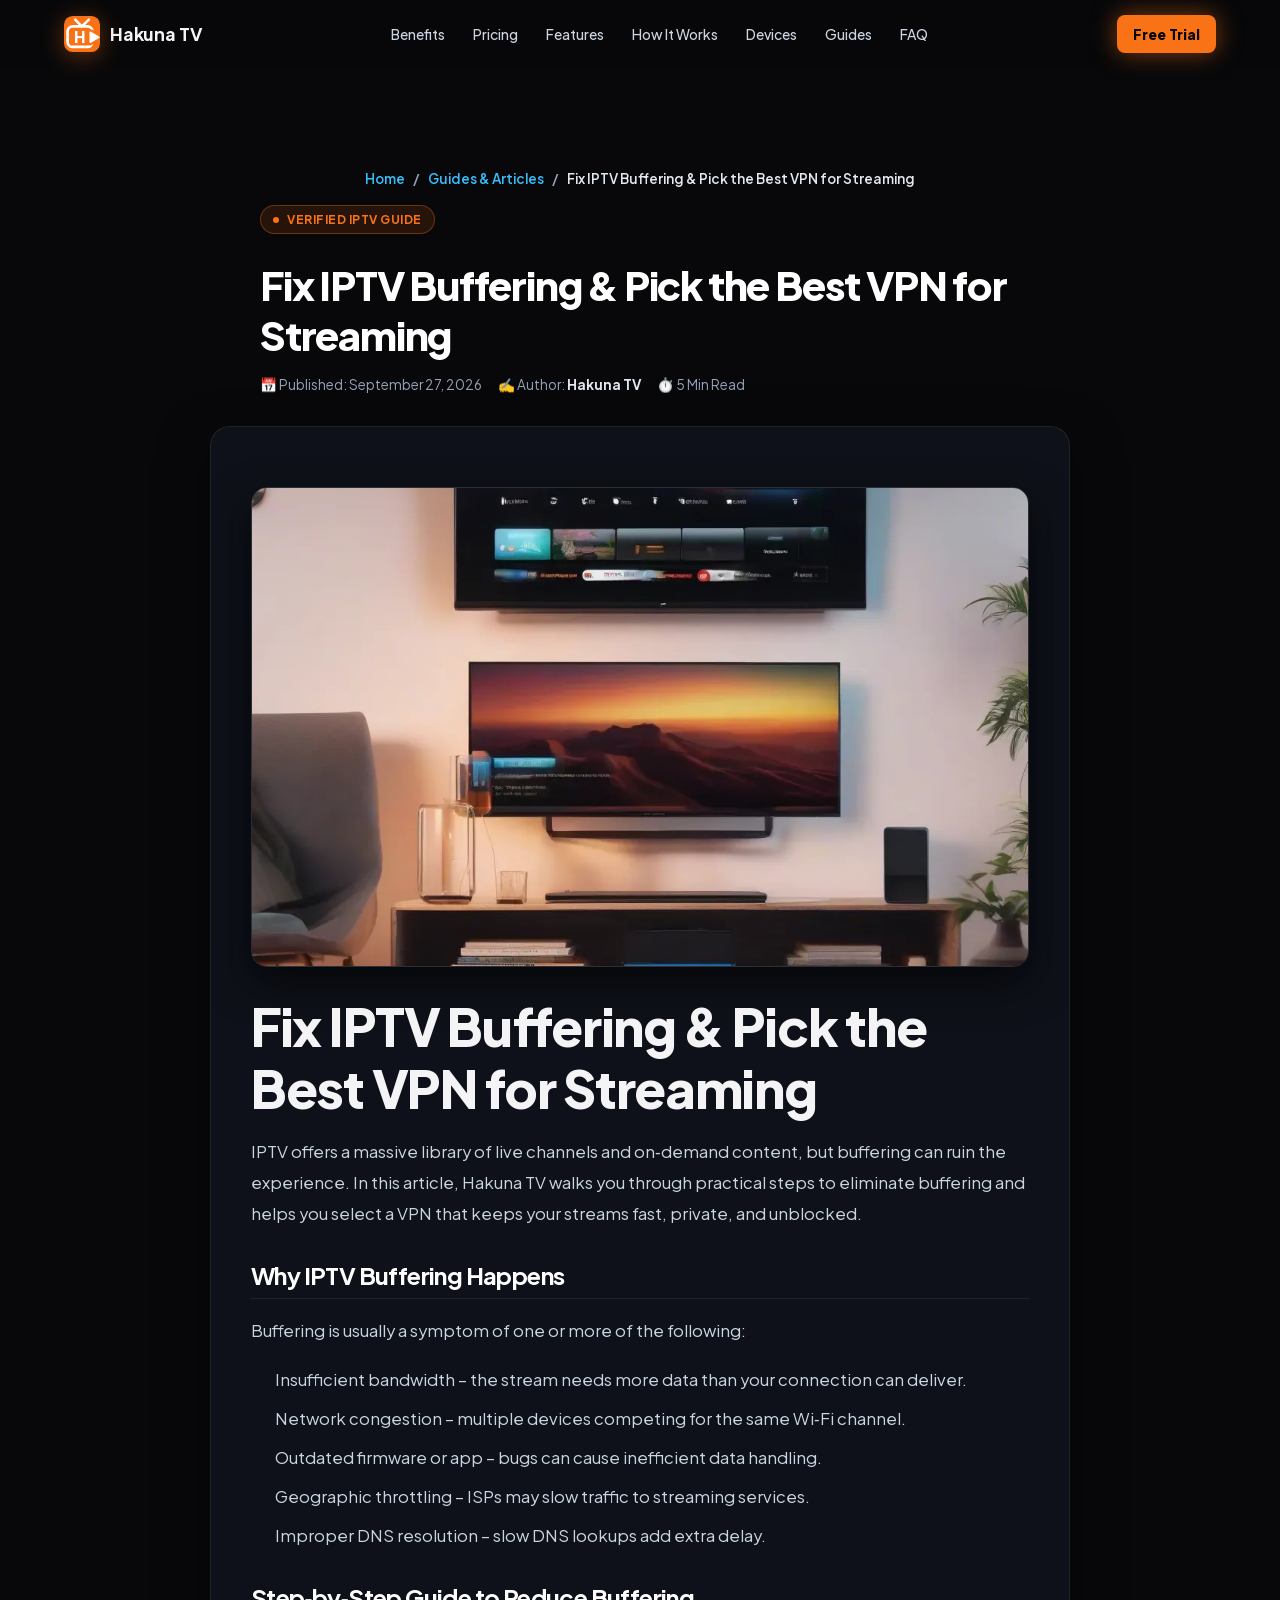
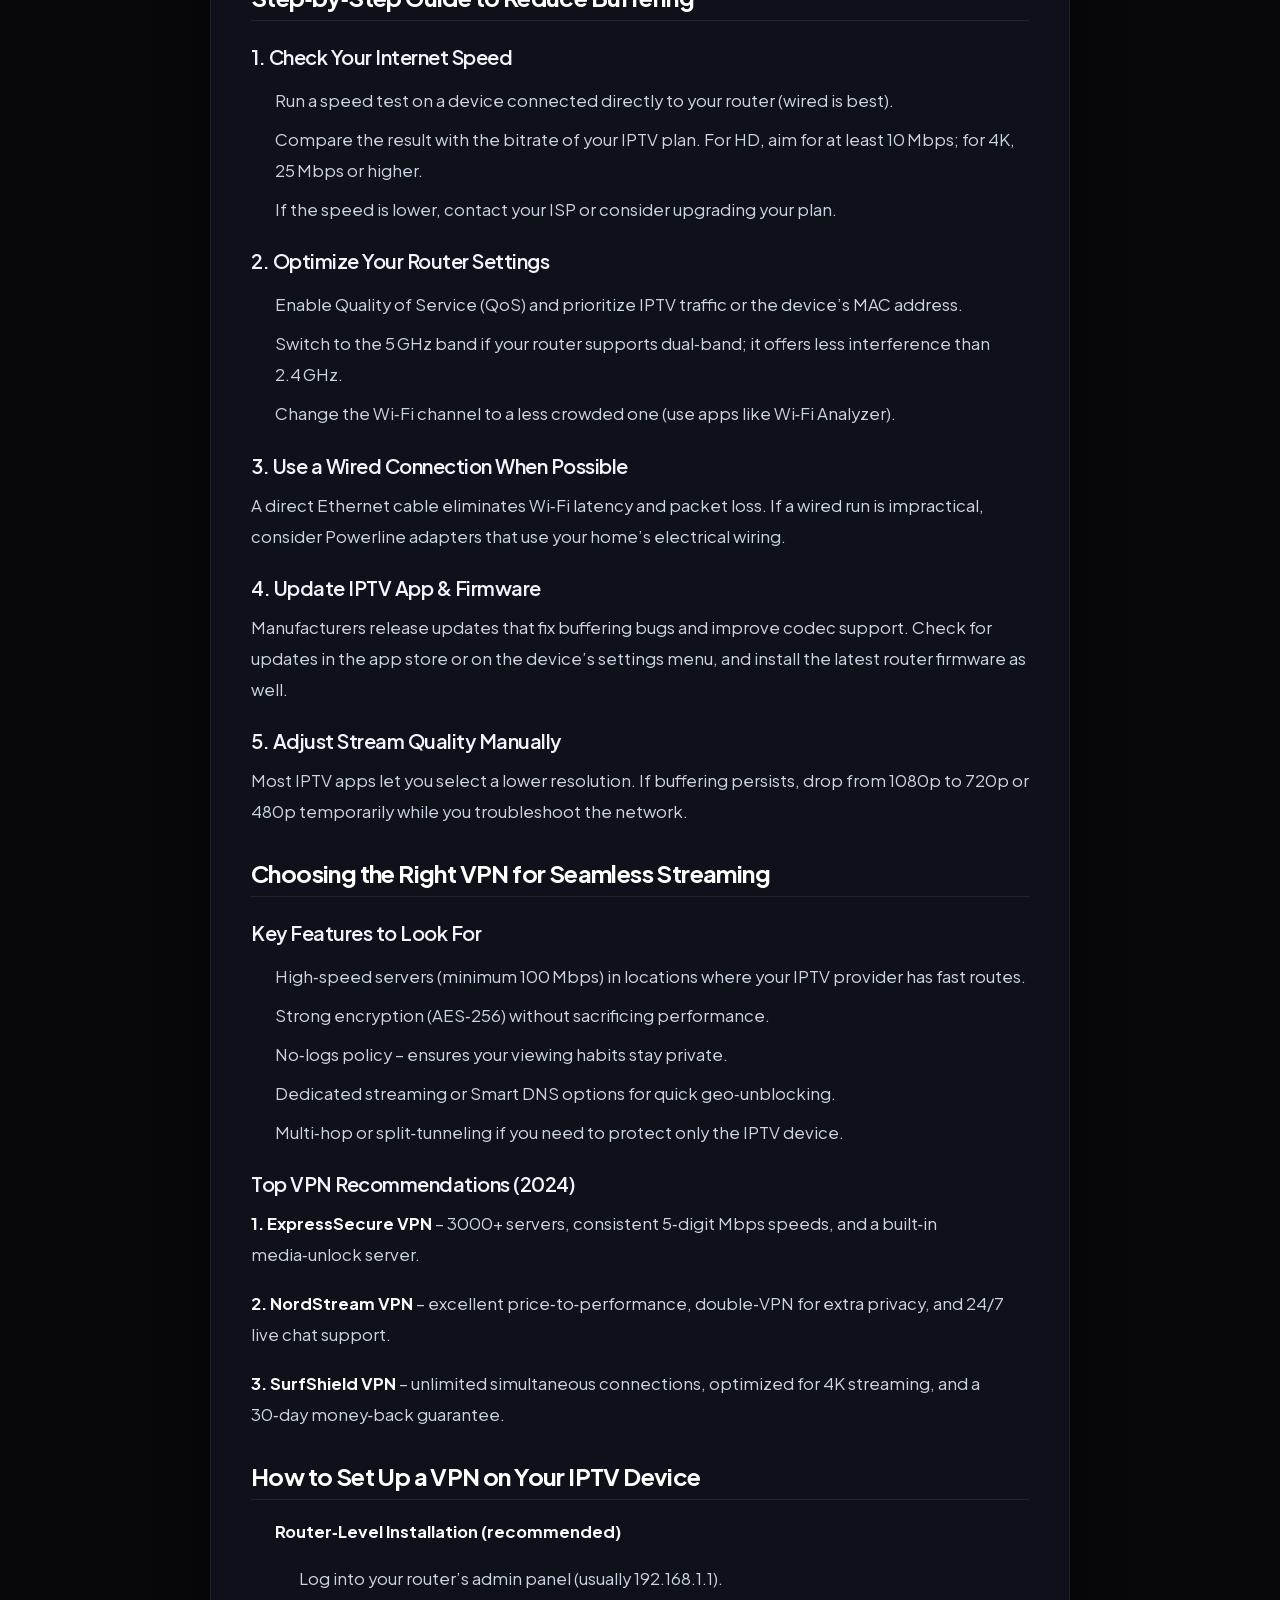
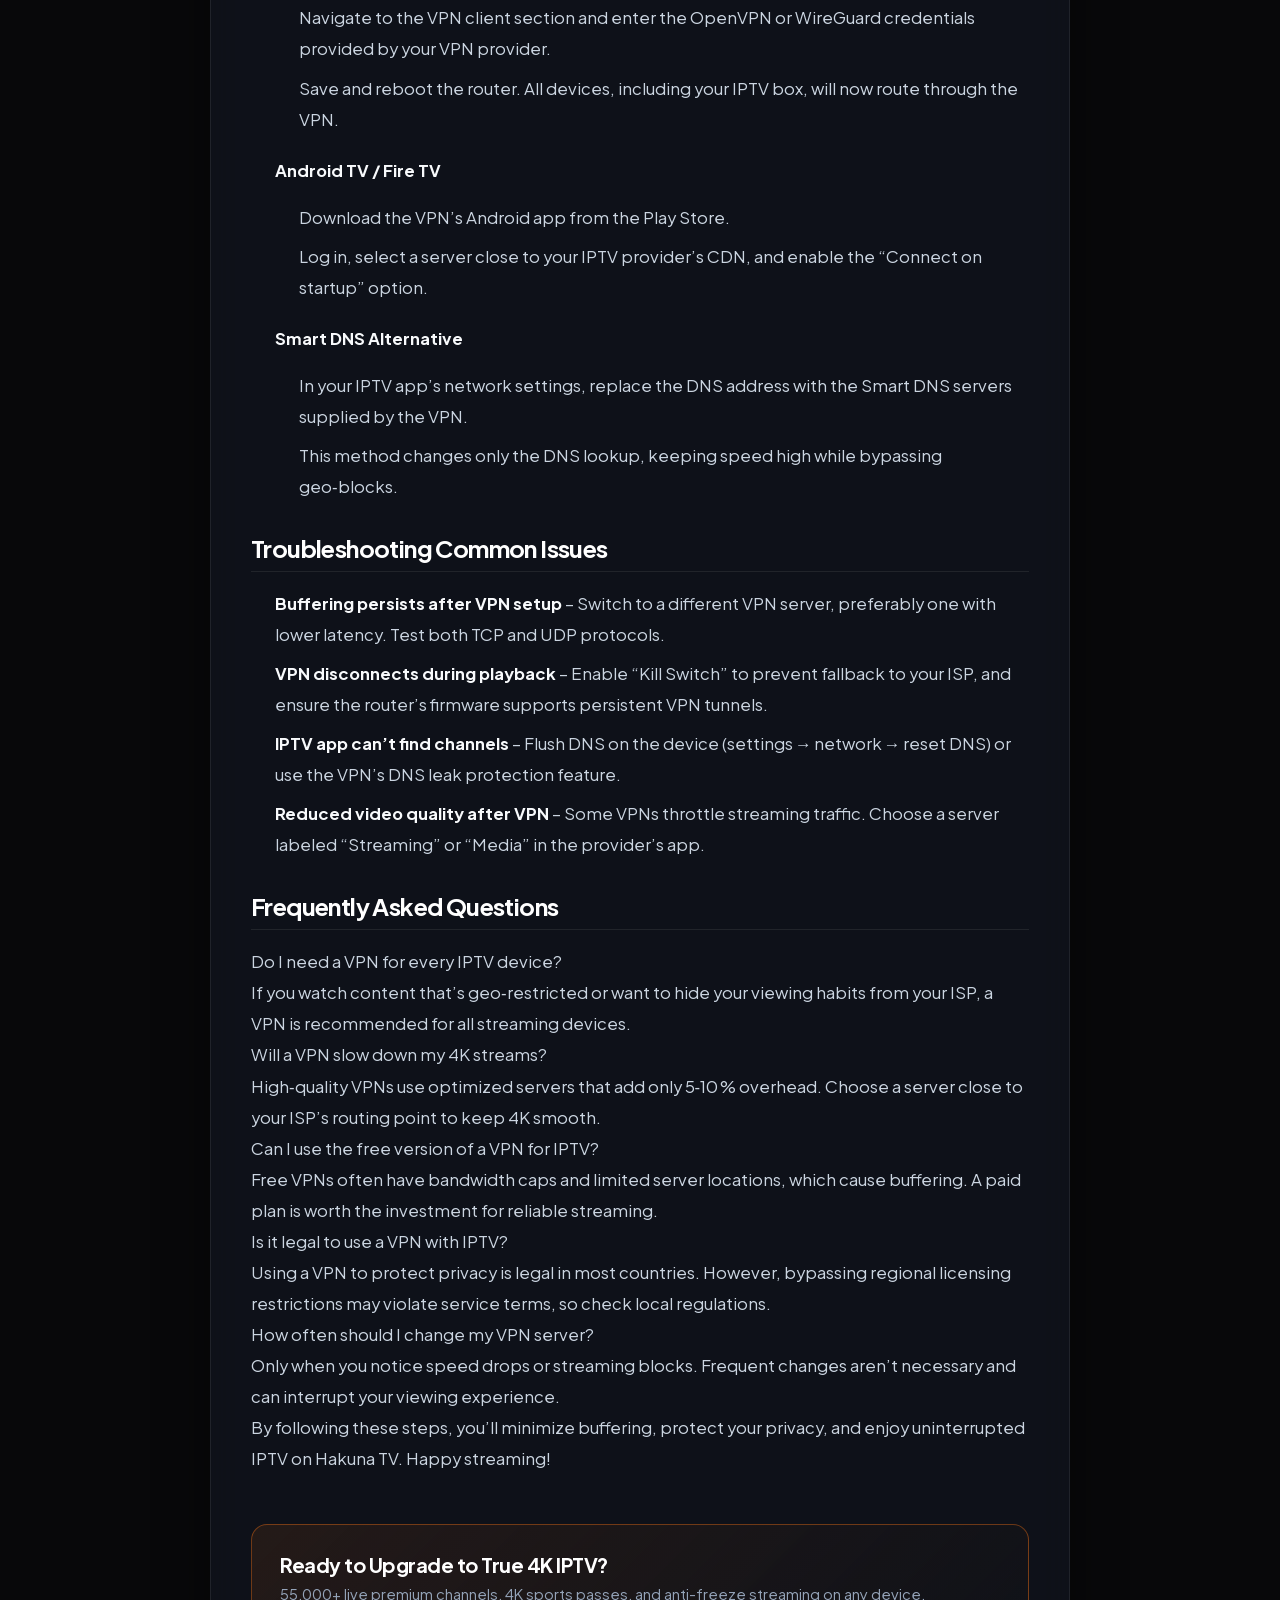
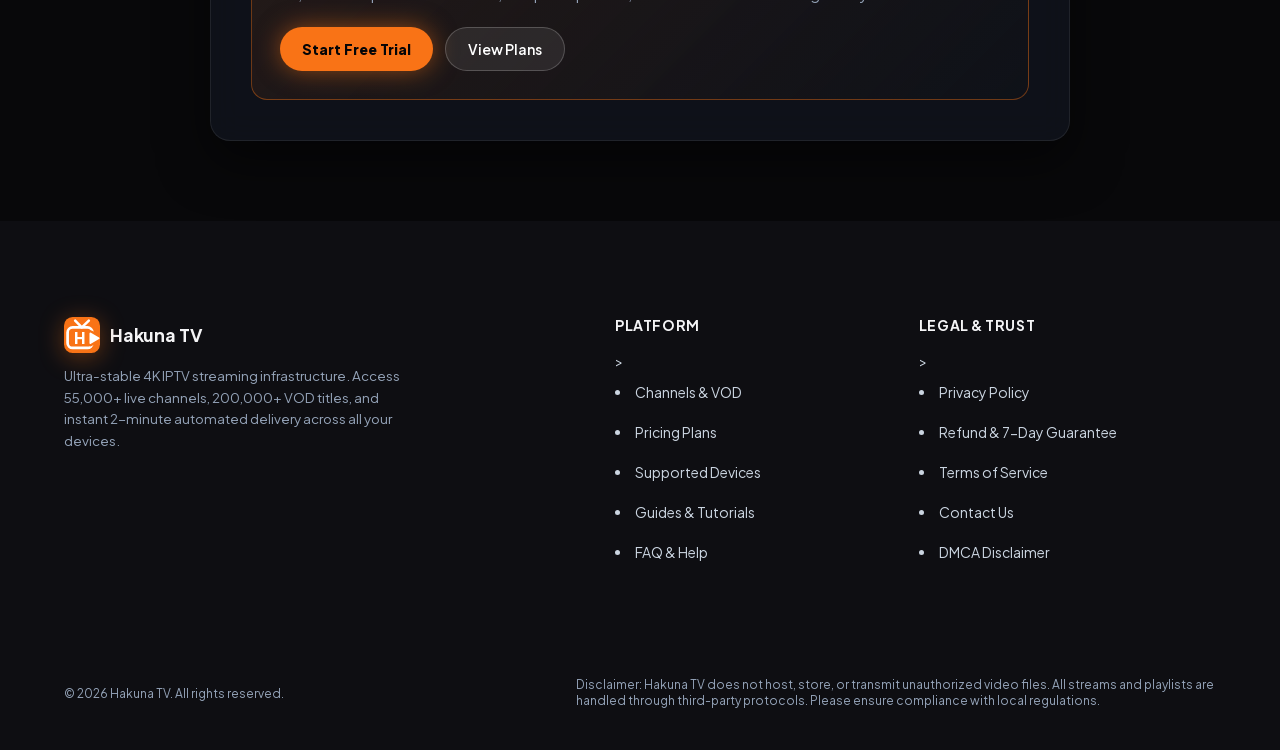
<file: fix-iptv-buffering-best-vpn-streaming.html>
<!DOCTYPE html>
<html lang="en" style="background-color:#08080a;color:#f4f4f6;">
<head>
  <meta charset="UTF-8">
  <meta name="viewport" content="width=device-width, initial-scale=1.0">
  
  <title>How to Fix IPTV Buffering + Best VPN – Hakuna TV | Hakuna TV</title>
  <meta name="description" content="Learn fast ways to stop IPTV buffering and pick a secure VPN for smooth streaming. Follow Hakuna TV’s step‑by‑step guide now!">
  <meta name="robots" content="index, follow">
  <link rel="canonical" href="https://hakuna4ktv.shop/fix-iptv-buffering-best-vpn-streaming.html">
  <meta name="theme-color" content="#08080a">

  <!-- Open Graph -->
  <meta property="og:type" content="article">
  <meta property="og:url" content="https://hakuna4ktv.shop/fix-iptv-buffering-best-vpn-streaming.html">
  <meta property="og:title" content="How to Fix IPTV Buffering + Best VPN – Hakuna TV | Hakuna TV">
  <meta property="og:description" content="Learn fast ways to stop IPTV buffering and pick a secure VPN for smooth streaming. Follow Hakuna TV’s step‑by‑step guide now!">

  <!-- Self-Hosted Critical Variable Font loaded via style.min.css with font-display: swap -->

  <!-- Main Stylesheet -->
  <link rel="stylesheet" href="/css/style.min.css?v=22.0">

  <!-- Structured Data: Breadcrumbs & WebPage -->
  <script type="application/ld+json">
{
  "@context": "https://schema.org",
  "@type": "BlogPosting",
  "headline": "Fix IPTV Buffering & Pick the Best VPN for Streaming",
  "description": "Learn fast ways to stop IPTV buffering and pick a secure VPN for smooth streaming. Follow Hakuna TV’s step‑by‑step guide now!",
  "image": [
    "https://hakuna4ktv.shop/images/posts/fix-iptv-buffering-best-vpn-streaming-1790518201935.webp"
  ],
  "datePublished": "2026-09-27T14:10:01.000Z",
  "dateModified": "2026-09-27T14:10:01.000Z",
  "author": {
    "@type": "Person",
    "name": "Hakuna TV"
  },
  "publisher": {
    "@type": "Organization",
    "name": "Hakuna TV",
    "logo": {
      "@type": "ImageObject",
      "url": "https://hakuna4ktv.shop/fav icon.png"
    }
  },
  "mainEntityOfPage": {
    "@type": "WebPage",
    "@id": "https://hakuna4ktv.shop/fix-iptv-buffering-best-vpn-streaming.html"
  }
}
</script>
<meta property="og:image" content="https://hakuna4ktv.shop/images/posts/fix-iptv-buffering-best-vpn-streaming-1790518201935.webp">
<meta name="twitter:image" content="https://hakuna4ktv.shop/images/posts/fix-iptv-buffering-best-vpn-streaming-1790518201935.webp">
<meta name="twitter:card" content="summary_large_image">

  <!-- Pure SVG Dynamic Brand Favicon & App Icons (Google SEO Compliant) -->
  <link rel="icon" type="image/svg+xml" href="data:image/svg+xml;utf8,%3Csvg%20xmlns%3D%22http%3A%2F%2Fwww.w3.org%2F2000%2Fsvg%22%20viewBox%3D%220%200%20100%20100%22%20width%3D%22100%25%22%20height%3D%22100%25%22%3E%0A%20%20%3Cdefs%3E%0A%20%20%20%20%3ClinearGradient%20id%3D%22tvkixBrandGrad%22%20x1%3D%220%25%22%20y1%3D%220%25%22%20x2%3D%22100%25%22%20y2%3D%22100%25%22%3E%0A%20%20%20%20%20%20%3Cstop%20offset%3D%220%25%22%20stop-color%3D%22%23f97316%22%2F%3E%0A%20%20%20%20%20%20%3Cstop%20offset%3D%22100%25%22%20stop-color%3D%22%23f97316%22%2F%3E%0A%20%20%20%20%3C%2FlinearGradient%3E%0A%20%20%20%20%3Cmask%20id%3D%22tvCutout_dsjx6h%22%3E%0A%20%20%20%20%20%20%3Crect%20width%3D%22100%22%20height%3D%22100%22%20fill%3D%22%23ffffff%22%2F%3E%0A%20%20%20%20%20%20%3Cpath%20d%3D%22M%2073.5%2046%20L%2096%2059%20L%2073.5%2072%20Z%22%20fill%3D%22%23000000%22%20stroke%3D%22%23000000%22%20stroke-width%3D%2218.5%22%20stroke-linejoin%3D%22round%22%20stroke-linecap%3D%22round%22%2F%3E%0A%20%20%20%20%3C%2Fmask%3E%0A%20%20%3C%2Fdefs%3E%0A%20%20%3Crect%20width%3D%22100%22%20height%3D%22100%22%20rx%3D%2224%22%20fill%3D%22url(%23tvkixBrandGrad)%22%2F%3E%0A%20%20%3Cpath%20d%3D%22M%2031%2010%20L%2049.5%2029%20L%2069%2010%22%20fill%3D%22none%22%20stroke%3D%22%23ffffff%22%20stroke-width%3D%227%22%20stroke-linecap%3D%22round%22%20stroke-linejoin%3D%22round%22%2F%3E%0A%20%20%3Crect%20x%3D%2210%22%20y%3D%2229%22%20width%3D%2269%22%20height%3D%2257%22%20rx%3D%2214%22%20fill%3D%22none%22%20stroke%3D%22%23ffffff%22%20stroke-width%3D%227.5%22%20stroke-linejoin%3D%22round%22%20stroke-linecap%3D%22round%22%20mask%3D%22url(%23tvCutout_dsjx6h)%22%2F%3E%0A%20%20%3Cpath%20d%3D%22M%2073.5%2046%20L%2096%2059%20L%2073.5%2072%20Z%22%20fill%3D%22%23ffffff%22%20stroke%3D%22%23ffffff%22%20stroke-width%3D%225.5%22%20stroke-linejoin%3D%22round%22%20stroke-linecap%3D%22round%22%2F%3E%0A%20%20%3Ctext%20x%3D%2244%22%20y%3D%2258%22%20font-family%3D%22-apple-system%2C%20BlinkMacSystemFont%2C%20'Plus%20Jakarta%20Sans'%2C%20'Arial%20Black'%2C%20'Montserrat'%2C%20sans-serif%22%20font-size%3D%2244%22%20font-weight%3D%22900%22%20fill%3D%22%23ffffff%22%20text-anchor%3D%22middle%22%20dominant-baseline%3D%22central%22%3EH%3C%2Ftext%3E%0A%3C%2Fsvg%3E">
  <link rel="alternate icon" type="image/svg+xml" href="/assets/favicon.svg">
  <link rel="apple-touch-icon" href="data:image/svg+xml;utf8,%3Csvg%20xmlns%3D%22http%3A%2F%2Fwww.w3.org%2F2000%2Fsvg%22%20viewBox%3D%220%200%20100%20100%22%20width%3D%22100%25%22%20height%3D%22100%25%22%3E%0A%20%20%3Cdefs%3E%0A%20%20%20%20%3ClinearGradient%20id%3D%22tvkixBrandGrad%22%20x1%3D%220%25%22%20y1%3D%220%25%22%20x2%3D%22100%25%22%20y2%3D%22100%25%22%3E%0A%20%20%20%20%20%20%3Cstop%20offset%3D%220%25%22%20stop-color%3D%22%23f97316%22%2F%3E%0A%20%20%20%20%20%20%3Cstop%20offset%3D%22100%25%22%20stop-color%3D%22%23f97316%22%2F%3E%0A%20%20%20%20%3C%2FlinearGradient%3E%0A%20%20%20%20%3Cmask%20id%3D%22tvCutout_dsjx6h%22%3E%0A%20%20%20%20%20%20%3Crect%20width%3D%22100%22%20height%3D%22100%22%20fill%3D%22%23ffffff%22%2F%3E%0A%20%20%20%20%20%20%3Cpath%20d%3D%22M%2073.5%2046%20L%2096%2059%20L%2073.5%2072%20Z%22%20fill%3D%22%23000000%22%20stroke%3D%22%23000000%22%20stroke-width%3D%2218.5%22%20stroke-linejoin%3D%22round%22%20stroke-linecap%3D%22round%22%2F%3E%0A%20%20%20%20%3C%2Fmask%3E%0A%20%20%3C%2Fdefs%3E%0A%20%20%3Crect%20width%3D%22100%22%20height%3D%22100%22%20rx%3D%2224%22%20fill%3D%22url(%23tvkixBrandGrad)%22%2F%3E%0A%20%20%3Cpath%20d%3D%22M%2031%2010%20L%2049.5%2029%20L%2069%2010%22%20fill%3D%22none%22%20stroke%3D%22%23ffffff%22%20stroke-width%3D%227%22%20stroke-linecap%3D%22round%22%20stroke-linejoin%3D%22round%22%2F%3E%0A%20%20%3Crect%20x%3D%2210%22%20y%3D%2229%22%20width%3D%2269%22%20height%3D%2257%22%20rx%3D%2214%22%20fill%3D%22none%22%20stroke%3D%22%23ffffff%22%20stroke-width%3D%227.5%22%20stroke-linejoin%3D%22round%22%20stroke-linecap%3D%22round%22%20mask%3D%22url(%23tvCutout_dsjx6h)%22%2F%3E%0A%20%20%3Cpath%20d%3D%22M%2073.5%2046%20L%2096%2059%20L%2073.5%2072%20Z%22%20fill%3D%22%23ffffff%22%20stroke%3D%22%23ffffff%22%20stroke-width%3D%225.5%22%20stroke-linejoin%3D%22round%22%20stroke-linecap%3D%22round%22%2F%3E%0A%20%20%3Ctext%20x%3D%2244%22%20y%3D%2258%22%20font-family%3D%22-apple-system%2C%20BlinkMacSystemFont%2C%20'Plus%20Jakarta%20Sans'%2C%20'Arial%20Black'%2C%20'Montserrat'%2C%20sans-serif%22%20font-size%3D%2244%22%20font-weight%3D%22900%22%20fill%3D%22%23ffffff%22%20text-anchor%3D%22middle%22%20dominant-baseline%3D%22central%22%3EH%3C%2Ftext%3E%0A%3C%2Fsvg%3E">
  <link rel="manifest" href="site.webmanifest">

    <style id="site-dynamic-theme">
        :root {
            --accent: #f97316 !important;
            --accent-hover: #f97316 !important;
            --accent-text: #ffffff !important;
            --accent-light: rgba(249, 115, 22, 0.12) !important;
            --primary: #f97316 !important;
            --primary-glow: rgba(249, 115, 22, 0.44) !important;
            --brand-r: 249;
            --brand-g: 115;
            --brand-b: 22;
            font-family: 'Plus Jakarta Sans', -apple-system, sans-serif !important;
        }
        /* Header & Logo Pure SVG Mark */
        .logo-icon {
            width: 36px !important;
            height: 36px !important;
            background: transparent !important;
            border: none !important;
            padding: 0 !important;
            display: inline-flex !important;
            align-items: center !important;
            justify-content: center !important;
            box-shadow: none !important;
            filter: drop-shadow(0 4px 12px rgba(249, 115, 22, 0.38)) !important;
            transition: transform 0.2s ease, filter 0.2s ease !important;
            flex-shrink: 0 !important;
        }
        .brand-logo:hover .logo-icon {
            transform: scale(1.06) !important;
            filter: drop-shadow(0 6px 18px rgba(249, 115, 22, 0.6)) !important;
        }
        .logo-icon svg {
            width: 100% !important;
            height: 100% !important;
            display: block !important;
        }
        .brand-accent, .accent-mark { color: #f97316 !important; }
        .btn-pill-primary, .btn-pill-primary span, .btn-pill-primary:link, .btn-pill-primary:visited, .btn-primary { 
            background: #f97316 !important; 
            color: #050507 !important; 
            font-weight: 800 !important; 
            box-shadow: 0 0 25px rgba(249, 115, 22, 0.5) !important; 
        }
        .footer-link:hover, .policy-breadcrumbs a:hover { color: #f97316 !important; }
        :focus-visible { outline: 2px solid #f97316 !important; }
        .post-content-body h2 { font-size: 1.5rem; font-weight: 700; color: #fff; margin: 32px 0 16px 0; border-bottom: 1px solid rgba(255,255,255,0.08); padding-bottom: 8px; }
        .post-content-body h3 { font-size: 1.25rem; font-weight: 600; color: #f1f5f9; margin: 24px 0 12px 0; }
        .post-content-body p { margin-bottom: 18px; }
        .post-content-body ul, .post-content-body ol { margin: 16px 0 20px 24px; }
        .post-content-body li { margin-bottom: 8px; }
        .post-content-body strong { color: #f8fafc; }
        .post-content-body a { color: #f97316; text-decoration: underline; }
        :root { --accent: #f97316; }
    </style>
    
</head>
<body style="background-color:#08080a;">

  <!-- =========================================================================
       HEADER
       ========================================================================= -->
  <header class="site-header">
    <div class="container header-container">
      <a href="index.html" class="brand-logo" aria-label="Hakuna TV Homepage">
        <span class="logo-icon" aria-hidden="true"><svg xmlns="http://www.w3.org/2000/svg" viewBox="0 0 100 100" width="100%" height="100%">
  <defs>
    <linearGradient id="tvkixBrandGrad" x1="0%" y1="0%" x2="100%" y2="100%">
      <stop offset="0%" stop-color="#f97316"/>
      <stop offset="100%" stop-color="#f97316"/>
    </linearGradient>
    <mask id="tvCutout_rizzha">
      <rect width="100" height="100" fill="#ffffff"/>
      <path d="M 73.5 46 L 96 59 L 73.5 72 Z" fill="#000000" stroke="#000000" stroke-width="18.5" stroke-linejoin="round" stroke-linecap="round"/>
    </mask>
  </defs>
  <rect width="100" height="100" rx="24" fill="url(#tvkixBrandGrad)"/>
  <path d="M 31 10 L 49.5 29 L 69 10" fill="none" stroke="#ffffff" stroke-width="7" stroke-linecap="round" stroke-linejoin="round"/>
  <rect x="10" y="29" width="69" height="57" rx="14" fill="none" stroke="#ffffff" stroke-width="7.5" stroke-linejoin="round" stroke-linecap="round" mask="url(#tvCutout_rizzha)"/>
  <path d="M 73.5 46 L 96 59 L 73.5 72 Z" fill="#ffffff" stroke="#ffffff" stroke-width="5.5" stroke-linejoin="round" stroke-linecap="round"/>
  <text x="44" y="58" font-family="-apple-system, BlinkMacSystemFont, 'Plus Jakarta Sans', 'Arial Black', 'Montserrat', sans-serif" font-size="44" font-weight="900" fill="#ffffff" text-anchor="middle" dominant-baseline="central">H</text>
</svg></span>
        <span>Hakuna TV</span>
      </a>

      <nav class="nav-menu" aria-label="Main Navigation">
        <a href="index.html#benefits" class="nav-link">Benefits</a>
        <a href="index.html#pricing" class="nav-link">Pricing</a>
        <a href="index.html#features" class="nav-link">Features</a>
        <a href="index.html#how-it-works" class="nav-link">How It Works</a>
        <a href="index.html#compatibility" class="nav-link">Devices</a>
        <a href="guides.html" class="nav-link">Guides</a>
        <a href="index.html#faq" class="nav-link">FAQ</a>
      </nav>

      <div class="header-actions">
        <a href="/trial" rel="nofollow noopener noreferrer" class="btn btn-primary btn-sm">Free Trial</a>
      </div>
    </div>
  </header>

  <!-- =========================================================================
       PAGE CONTENT
       ========================================================================= -->
  
  <main class="policy-page-wrapper" style="padding-top: 100px; padding-bottom: 80px;">
    <div class="container" style="max-width: 900px; margin: 0 auto; padding: 0 20px;">
      <div class="policy-header" style="text-align: left; margin-bottom: 30px;">
        <div class="policy-breadcrumbs" style="display:flex; gap:8px; align-items:center; font-size:0.85rem; color:#94a3b8; margin-bottom:14px;">
          <a href="index.html" style="color:#38bdf8; text-decoration:none;">Home</a>
          <span>/</span>
          <a href="guides.html" style="color:#38bdf8; text-decoration:none;">Guides &amp; Articles</a>
          <span>/</span>
          <span style="color:#e2e8f0;">Fix IPTV Buffering &amp; Pick the Best VPN for Streaming</span>
        </div>
        <div class="pill-badge" style="display:inline-flex; align-items:center; gap:8px; background:rgba(255,106,26,0.12); border:1px solid #f9731655; color:#f97316; padding:4px 12px; border-radius:9999px; font-size:0.75rem; font-weight:700; text-transform:uppercase; letter-spacing:0.5px; margin-bottom:14px;">
          <span class="dot" style="width:6px; height:6px; border-radius:50%; background:#f97316; display:inline-block;" aria-hidden="true"></span>
          <span>Verified IPTV Guide</span>
        </div>
        <h1 style="font-size: clamp(1.8rem, 3.5vw, 2.5rem); font-weight: 800; color: #fff; line-height: 1.25; margin-bottom: 14px;">Fix IPTV Buffering &amp; Pick the Best VPN for Streaming</h1>
        <div class="policy-last-updated" style="font-size:0.85rem; color:#94a3b8; display:flex; gap:16px; flex-wrap:wrap; align-items:center;">
          <span>📅 Published: September 27, 2026</span>
          <span>✍️ Author: <strong style="color:#e2e8f0;">Hakuna TV</strong></span>
          <span>⏱️ 5 Min Read</span>
        </div>
      </div>

      <div class="policy-card" style="background: rgba(18, 22, 32, 0.7); border: 1px solid rgba(255, 255, 255, 0.08); border-radius: 20px; padding: clamp(20px, 4vw, 40px); backdrop-filter: blur(16px); box-shadow: 0 20px 50px rgba(0,0,0,0.5);">
        
        <div style="margin: 20px 0 28px 0; border-radius: 16px; overflow: hidden; border: 1px solid rgba(255,255,255,0.12); box-shadow: 0 16px 40px rgba(0,0,0,0.6); max-height: 480px;">
            <img src="/images/posts/fix-iptv-buffering-best-vpn-streaming-1790518201935.webp" alt="Fix IPTV Buffering & Pick the Best VPN for Streaming" style="width: 100%; height: auto; max-height: 480px; object-fit: cover; display: block;" loading="lazy">
        </div>

        <div class="post-content-body" style="font-size: 1.05rem; line-height: 1.85; color: #cbd5e1;">
          <article>
<h1>Fix IPTV Buffering & Pick the Best VPN for Streaming</h1>
<p>IPTV offers a massive library of live channels and on‑demand content, but buffering can ruin the experience. In this article, Hakuna TV walks you through practical steps to eliminate buffering and helps you select a VPN that keeps your streams fast, private, and unblocked.</p>

<h2>Why IPTV Buffering Happens</h2>
<p>Buffering is usually a symptom of one or more of the following:</p>
<ul>
  <li>Insufficient bandwidth – the stream needs more data than your connection can deliver.</li>
  <li>Network congestion – multiple devices competing for the same Wi‑Fi channel.</li>
  <li>Outdated firmware or app – bugs can cause inefficient data handling.</li>
  <li>Geographic throttling – ISPs may slow traffic to streaming services.</li>
  <li>Improper DNS resolution – slow DNS lookups add extra delay.</li>
</ul>

<h2>Step‑by‑Step Guide to Reduce Buffering</h2>
<h3>1. Check Your Internet Speed</h3>
<ol>
  <li>Run a speed test on a device connected directly to your router (wired is best).</li>
  <li>Compare the result with the bitrate of your IPTV plan. For HD, aim for at least 10 Mbps; for 4K, 25 Mbps or higher.</li>
  <li>If the speed is lower, contact your ISP or consider upgrading your plan.</li>
</ol>

<h3>2. Optimize Your Router Settings</h3>
<ul>
  <li>Enable Quality of Service (QoS) and prioritize IPTV traffic or the device’s MAC address.</li>
  <li>Switch to the 5 GHz band if your router supports dual‑band; it offers less interference than 2.4 GHz.</li>
  <li>Change the Wi‑Fi channel to a less crowded one (use apps like Wi‑Fi Analyzer).</li>
</ul>

<h3>3. Use a Wired Connection When Possible</h3>
<p>A direct Ethernet cable eliminates Wi‑Fi latency and packet loss. If a wired run is impractical, consider Powerline adapters that use your home’s electrical wiring.</p>

<h3>4. Update IPTV App & Firmware</h3>
<p>Manufacturers release updates that fix buffering bugs and improve codec support. Check for updates in the app store or on the device’s settings menu, and install the latest router firmware as well.</p>

<h3>5. Adjust Stream Quality Manually</h3>
<p>Most IPTV apps let you select a lower resolution. If buffering persists, drop from 1080p to 720p or 480p temporarily while you troubleshoot the network.</p>

<h2>Choosing the Right VPN for Seamless Streaming</h2>
<h3>Key Features to Look For</h3>
<ul>
  <li>High‑speed servers (minimum 100 Mbps) in locations where your IPTV provider has fast routes.</li>
  <li>Strong encryption (AES‑256) without sacrificing performance.</li>
  <li>No‑logs policy – ensures your viewing habits stay private.</li>
  <li>Dedicated streaming or Smart DNS options for quick geo‑unblocking.</li>
  <li>Multi‑hop or split‑tunneling if you need to protect only the IPTV device.</li>
</ul>

<h3>Top VPN Recommendations (2024)</h3>
<blockquote>
  <p><strong>1. ExpressSecure VPN</strong> – 3000+ servers, consistent 5‑digit Mbps speeds, and a built‑in media‑unlock server.</p>
  <p><strong>2. NordStream VPN</strong> – excellent price‑to‑performance, double‑VPN for extra privacy, and 24/7 live chat support.</p>
  <p><strong>3. SurfShield VPN</strong> – unlimited simultaneous connections, optimized for 4K streaming, and a 30‑day money‑back guarantee.</p>
</blockquote>

<h2>How to Set Up a VPN on Your IPTV Device</h2>
<ol>
  <li><strong>Router‑Level Installation (recommended)</strong>
    <ul>
      <li>Log into your router’s admin panel (usually 192.168.1.1).</li>
      <li>Navigate to the VPN client section and enter the OpenVPN or WireGuard credentials provided by your VPN provider.</li>
      <li>Save and reboot the router. All devices, including your IPTV box, will now route through the VPN.</li>
    </ul>
  </li>
  <li><strong>Android TV / Fire TV</strong>
    <ul>
      <li>Download the VPN’s Android app from the Play Store.</li>
      <li>Log in, select a server close to your IPTV provider’s CDN, and enable the “Connect on startup” option.</li>
    </ul>
  </li>
  <li><strong>Smart DNS Alternative</strong>
    <ul>
      <li>In your IPTV app’s network settings, replace the DNS address with the Smart DNS servers supplied by the VPN.</li>
      <li>This method changes only the DNS lookup, keeping speed high while bypassing geo‑blocks.</li>
    </ul>
  </li>
</ol>

<h2>Troubleshooting Common Issues</h2>
<ul>
  <li><strong>Buffering persists after VPN setup</strong> – Switch to a different VPN server, preferably one with lower latency. Test both TCP and UDP protocols.</li>
  <li><strong>VPN disconnects during playback</strong> – Enable “Kill Switch” to prevent fallback to your ISP, and ensure the router’s firmware supports persistent VPN tunnels.</li>
  <li><strong>IPTV app can’t find channels</strong> – Flush DNS on the device (settings → network → reset DNS) or use the VPN’s DNS leak protection feature.</li>
  <li><strong>Reduced video quality after VPN</strong> – Some VPNs throttle streaming traffic. Choose a server labeled “Streaming” or “Media” in the provider’s app.</li>
</ul>

<h2>Frequently Asked Questions</h2>
<dl>
  <dt>Do I need a VPN for every IPTV device?</dt>
  <dd>If you watch content that’s geo‑restricted or want to hide your viewing habits from your ISP, a VPN is recommended for all streaming devices.</dd>
  <dt>Will a VPN slow down my 4K streams?</dt>
  <dd>High‑quality VPNs use optimized servers that add only 5‑10 % overhead. Choose a server close to your ISP’s routing point to keep 4K smooth.</dd>
  <dt>Can I use the free version of a VPN for IPTV?</dt>
  <dd>Free VPNs often have bandwidth caps and limited server locations, which cause buffering. A paid plan is worth the investment for reliable streaming.</dd>
  <dt>Is it legal to use a VPN with IPTV?</dt>
  <dd>Using a VPN to protect privacy is legal in most countries. However, bypassing regional licensing restrictions may violate service terms, so check local regulations.</dd>
  <dt>How often should I change my VPN server?</dt>
  <dd>Only when you notice speed drops or streaming blocks. Frequent changes aren’t necessary and can interrupt your viewing experience.</dd>
</dl>

<p>By following these steps, you’ll minimize buffering, protect your privacy, and enjoy uninterrupted IPTV on Hakuna TV. Happy streaming!</p>
</article>
        </div>

        <div class="policy-cta-box" style="margin-top: 50px; background: linear-gradient(135deg, #f9731618 0%, rgba(15,18,25,0.95) 100%); border: 1px solid #f9731666; padding: 28px; border-radius: 16px; display: flex; justify-content: space-between; align-items: center; flex-wrap: wrap; gap: 20px;">
          <div>
            <h3 style="font-size: 1.25rem; font-weight: 700; color: #fff; margin-bottom: 6px;">Ready to Upgrade to True 4K IPTV?</h3>
            <p style="color: #94a3b8; font-size: 0.92rem; margin: 0;">55,000+ live premium channels, 4K sports passes, and anti-freeze streaming on any device.</p>
          </div>
          <div style="display: flex; gap: 12px; flex-wrap: wrap;">
            <a href="/trial" rel="nofollow noopener noreferrer" rel="nofollow noopener noreferrer" class="btn btn-primary btn-sm" style="background: #f97316; color: #fff; padding: 10px 22px; border-radius: 9999px; text-decoration: none; font-weight: 700; font-size: 0.88rem; box-shadow: 0 0 20px #f9731655;">Start Free Trial</a>
            <a href="/order" rel="nofollow noopener noreferrer" rel="nofollow noopener noreferrer" class="btn btn-sm" style="background: rgba(255,255,255,0.08); border: 1px solid rgba(255,255,255,0.2); color: #fff; padding: 10px 22px; border-radius: 9999px; text-decoration: none; font-weight: 600; font-size: 0.88rem;">View Plans</a>
          </div>
        </div>
      </div>
    </div>
  </main>
    

  <!-- =========================================================================
       FOOTER
       ========================================================================= -->
  <footer class="site-footer">
    <div class="container">
      <div class="footer-grid">
        <!-- Brand & Mission -->
        <div class="footer-brand">
          <a href="index.html" class="brand-logo" aria-label="Hakuna TV Homepage">
            <span class="logo-icon" aria-hidden="true"><svg xmlns="http://www.w3.org/2000/svg" viewBox="0 0 100 100" width="100%" height="100%">
  <defs>
    <linearGradient id="tvkixBrandGrad" x1="0%" y1="0%" x2="100%" y2="100%">
      <stop offset="0%" stop-color="#f97316"/>
      <stop offset="100%" stop-color="#f97316"/>
    </linearGradient>
    <mask id="tvCutout_rizzha">
      <rect width="100" height="100" fill="#ffffff"/>
      <path d="M 73.5 46 L 96 59 L 73.5 72 Z" fill="#000000" stroke="#000000" stroke-width="18.5" stroke-linejoin="round" stroke-linecap="round"/>
    </mask>
  </defs>
  <rect width="100" height="100" rx="24" fill="url(#tvkixBrandGrad)"/>
  <path d="M 31 10 L 49.5 29 L 69 10" fill="none" stroke="#ffffff" stroke-width="7" stroke-linecap="round" stroke-linejoin="round"/>
  <rect x="10" y="29" width="69" height="57" rx="14" fill="none" stroke="#ffffff" stroke-width="7.5" stroke-linejoin="round" stroke-linecap="round" mask="url(#tvCutout_rizzha)"/>
  <path d="M 73.5 46 L 96 59 L 73.5 72 Z" fill="#ffffff" stroke="#ffffff" stroke-width="5.5" stroke-linejoin="round" stroke-linecap="round"/>
  <text x="44" y="58" font-family="-apple-system, BlinkMacSystemFont, 'Plus Jakarta Sans', 'Arial Black', 'Montserrat', sans-serif" font-size="44" font-weight="900" fill="#ffffff" text-anchor="middle" dominant-baseline="central">H</text>
</svg></span>
            <span>Hakuna TV</span>
          </a>
          <p>
            Ultra-stable 4K IPTV streaming infrastructure. Access 55,000+ live channels, 200,000+ VOD titles, and instant 2-minute automated delivery across all your devices.
          </p>
        </div>

        <!-- Platform Navigation -->
        <div>
          <h3 class="footer-col-title">Platform</h3>>
            <li><a href="index.html#features" class="footer-link">Channels &amp; VOD</a></li>
            <li><a href="index.html#pricing" class="footer-link">Pricing Plans</a></li>
            <li><a href="index.html#compatibility" class="footer-link">Supported Devices</a></li>
            <li><a href="guides.html" class="footer-link">Guides &amp; Tutorials</a></li>
            <li><a href="index.html#faq" class="footer-link">FAQ &amp; Help</a></li>
          </ul>
        </div>

        <!-- Essential Legal & Support Pages (Google SEO) -->
        <div>
          <h3 class="footer-col-title">Legal &amp; Trust</h3>>
            <li><a href="privacy-policy.html" class="footer-link">Privacy Policy</a></li>
            <li><a href="refund-policy.html" class="footer-link">Refund &amp; 7-Day Guarantee</a></li>
            <li><a href="terms.html" class="footer-link">Terms of Service</a></li>
            <li><a href="contact.html" class="footer-link">Contact Us</a></li>
            <li><a href="dmca.html" class="footer-link">DMCA Disclaimer</a></li>
          </ul>
        </div>
      </div>

      <div class="footer-bottom">
        <div>&copy; 2026 Hakuna TV. All rights reserved.</div>
        <div class="footer-disclaimer">
          Disclaimer: Hakuna TV does not host, store, or transmit unauthorized video files. All streams and playlists are handled through third-party protocols. Please ensure compliance with local regulations.
        </div>
      </div>
    </div>
  </footer>


    <!-- SATELLITE ON-SITE MODAL POPUP SYSTEM (Trial & Pay) -->
    <div id="sat-modal-overlay" class="sat-modal-overlay" aria-hidden="true" role="dialog" aria-modal="true">
        <div class="sat-modal-backdrop" onclick="closeSiteModal()"></div>
        <div class="sat-modal-container" role="document">
            
            <!-- Modal Header -->
            <div class="sat-modal-header">
                <div class="sat-tab-switch">
                    <button type="button" class="sat-tab-btn active" id="sat-tab-trial" onclick="switchSiteModalTab('trial')">
                        <span class="sat-tab-dot"></span>
                        <span>Free Trial</span>
                    </button>
                    <button type="button" class="sat-tab-btn" id="sat-tab-order" onclick="switchSiteModalTab('order')">
                        <svg width="15" height="15" viewBox="0 0 24 24" fill="none" stroke="currentColor" stroke-width="2" stroke-linecap="round" stroke-linejoin="round" style="margin-right:6px;"><rect x="2" y="5" width="20" height="14" rx="2"/><line x1="2" y1="10" x2="22" y2="10"/></svg>
                        <span>Plans</span>
                    </button>
                </div>
                <button type="button" class="sat-modal-close" onclick="closeSiteModal()" aria-label="Close modal">
                    <svg width="14" height="14" viewBox="0 0 24 24" fill="none" stroke="currentColor" stroke-width="2.5" stroke-linecap="round" stroke-linejoin="round"><line x1="18" y1="6" x2="6" y2="18"></line><line x1="6" y1="6" x2="18" y2="18"></line></svg>
                </button>
            </div>

            <!-- VIEW 1: FREE TRIAL -->
            <div id="sat-view-trial" class="sat-modal-view active">
                <h2 class="sat-trial-intro">Get your free 24H trial</h2>

                <!-- WhatsApp One-Click Activation (Reference UI) -->
                <a href="https://api.whatsapp.com/send?phone=19145205753&text=Hi!%20I%20would%20like%20to%20activate%20a%2024H%20free%20trial%20for%20Hakuna%20TV"
                   target="_blank" rel="noopener noreferrer" class="sat-btn-wa-activate">
                    <span class="sat-wa-btn-left">
                        <span class="sat-wa-btn-circle">
                            <svg width="19" height="19" viewBox="0 0 24 24" fill="currentColor">
                                <path d="M17.472 14.382c-.297-.149-1.758-.867-2.03-.967-.273-.099-.471-.148-.67.15-.197.297-.767.966-.94 1.164-.173.199-.347.223-.644.075-.297-.15-1.255-.463-2.39-1.475-.883-.788-1.48-1.761-1.653-2.059-.173-.297-.018-.458.13-.606.134-.133.298-.347.446-.52.149-.174.198-.298.298-.497.099-.198.05-.371-.025-.52-.075-.149-.669-1.612-.916-2.207-.242-.579-.487-.5-.669-.51-.173-.008-.371-.01-.57-.01-.198 0-.52.074-.792.372-.272.297-1.04 1.016-1.04 2.479 0 1.462 1.065 2.875 1.213 3.074.149.198 2.096 3.2 5.077 4.487.709.306 1.262.489 1.694.625.712.227 1.36.195 1.871.118.571-.085 1.758-.719 2.006-1.413.248-.694.248-1.289.173-1.413-.074-.124-.272-.198-.57-.347m-5.421 7.403h-.004a9.87 9.87 0 01-5.031-1.378l-.361-.214-3.741.982.998-3.648-.235-.374a9.86 9.86 0 01-1.51-5.26c.001-5.45 4.436-9.884 9.888-9.884 2.64 0 5.122 1.03 6.988 2.898a9.825 9.825 0 012.893 6.994c-.003 5.45-4.437 9.884-9.885 9.884m8.413-18.297A11.815 11.815 0 0012.05 0C5.495 0 .16 5.335.157 11.892c0 2.096.547 4.142 1.588 5.945L.057 24l6.305-1.654a11.882 11.882 0 005.683 1.448h.005c6.554 0 11.89-5.335 11.893-11.893a11.821 11.821 0 00-3.48-8.413z"/>
                            </svg>
                        </span>
                        <span class="sat-wa-btn-text">Activate via WhatsApp</span>
                    </span>
                    <svg class="sat-wa-btn-arrow" width="18" height="18" viewBox="0 0 24 24" fill="none" stroke="currentColor" stroke-width="2.5" stroke-linecap="round" stroke-linejoin="round">
                        <line x1="5" y1="12" x2="19" y2="12"></line>
                        <polyline points="12 5 19 12 12 19"></polyline>
                    </svg>
                </a>

                <!-- Divider: or request your 24H trial -->
                <div class="sat-trial-divider">
                    <span>or request your 24H trial</span>
                </div>

                <form id="sat-trial-form" onsubmit="submitSiteTrial(event)">
                    <!-- Row: Full Name & Email Address -->
                    <div class="sat-input-row">
                        <div class="sat-field-box">
                            <svg class="sat-field-icon" viewBox="0 0 24 24" fill="none" stroke="currentColor" stroke-width="2" stroke-linecap="round" stroke-linejoin="round">
                                <path d="M20 21v-2a4 4 0 0 0-4-4H8a4 4 0 0 0-4 4v2"></path>
                                <circle cx="12" cy="7" r="4"></circle>
                            </svg>
                            <input type="text" id="sat-trial-name" class="sat-field-input" placeholder="Full Name" autocomplete="name">
                        </div>
                        <div class="sat-field-box">
                            <svg class="sat-field-icon" viewBox="0 0 24 24" fill="none" stroke="currentColor" stroke-width="2" stroke-linecap="round" stroke-linejoin="round">
                                <rect width="20" height="16" x="2" y="4" rx="2"></rect>
                                <path d="m22 7-8.97 5.7a1.94 1.94 0 0 1-2.06 0L2 7"></path>
                            </svg>
                            <input type="email" id="sat-trial-email" class="sat-field-input" placeholder="Email Address" required autocomplete="email">
                        </div>
                    </div>

                    <!-- Select Package -->
                    <div class="sat-package-section">
                        <div class="sat-package-label">
                            <svg viewBox="0 0 24 24" fill="none" stroke="#10b981" stroke-width="2" stroke-linecap="round" stroke-linejoin="round">
                                <circle cx="12" cy="12" r="10"></circle>
                                <line x1="2" y1="12" x2="22" y2="12"></line>
                                <path d="M12 2a15.3 15.3 0 0 1 4 10 15.3 15.3 0 0 1-4 10 15.3 15.3 0 0 1-4-10 15.3 15.3 0 0 1 4-10z"></path>
                            </svg>
                            <span>Select Package</span>
                        </div>
                        <div class="sat-package-grid">
                            <button type="button" class="sat-pkg-btn is-active" id="sat-pkg-worldwide" data-pkg="Worldwide" onclick="selectSitePackage('Worldwide')">Worldwide</button>
                            <button type="button" class="sat-pkg-btn" id="sat-pkg-english" data-pkg="English" onclick="selectSitePackage('English')">English</button>
                            <button type="button" class="sat-pkg-btn" id="sat-pkg-europe" data-pkg="Europe" onclick="selectSitePackage('Europe')">Europe</button>
                        </div>
                        <input type="hidden" id="sat-selected-pkg" value="Worldwide">
                    </div>

                    <!-- Preferred Device (Optional) -->
                    <div class="sat-form-group">
                        <label class="sat-label-sub" for="sat-trial-device">Preferred Device <span class="sat-opt">(Optional)</span></label>
                        <div class="sat-field-box sat-select-box">
                            <svg class="sat-field-icon" viewBox="0 0 24 24" fill="none" stroke="currentColor" stroke-width="2" stroke-linecap="round" stroke-linejoin="round">
                                <rect width="20" height="15" x="2" y="3" rx="2"></rect>
                                <polyline points="17 21 12 18 7 21"></polyline>
                            </svg>
                            <select id="sat-trial-device" class="sat-field-select">
                                <option value="Firestick / Fire TV">Firestick / Fire TV</option>
                                <option value="Android TV / Box / Google TV">Android TV / Google TV</option>
                                <option value="Smart TV (Samsung / LG)">Smart TV (Samsung / LG)</option>
                                <option value="Apple TV / iOS">Apple TV / iOS</option>
                                <option value="Windows PC / Mac">Windows PC / Mac</option>
                                <option value="MAG Box / Formuler">MAG Box / Formuler</option>
                                <option value="Other / General M3U">Other / General M3U</option>
                            </select>
                            <svg class="sat-select-chevron" viewBox="0 0 24 24" fill="none" stroke="currentColor" stroke-width="2.5" stroke-linecap="round" stroke-linejoin="round">
                                <polyline points="6 9 12 15 18 9"></polyline>
                            </svg>
                        </div>
                    </div>

                    <!-- Additional Information (Optional) -->
                    <div class="sat-form-group">
                        <label class="sat-label-sub" for="sat-trial-note">Additional Information <span class="sat-opt">(Optional)</span></label>
                        <div class="sat-field-box">
                            <svg class="sat-field-icon" viewBox="0 0 24 24" fill="none" stroke="currentColor" stroke-width="2" stroke-linecap="round" stroke-linejoin="round">
                                <path d="M14 2H6a2 2 0 0 0-2 2v16a2 2 0 0 0 2 2h12a2 2 0 0 0 2-2V8z"></path>
                                <polyline points="14 2 14 8 20 8"></polyline>
                                <line x1="16" y1="13" x2="8" y2="13"></line>
                                <line x1="16" y1="17" x2="8" y2="17"></line>
                            </svg>
                            <input type="text" id="sat-trial-note" class="sat-field-input" placeholder="No adult, specific country, device, or note...">
                        </div>
                    </div>

                    <div id="sat-trial-error" class="sat-alert-error" style="display:none;"></div>

                    <!-- Submit Button -->
                    <button type="submit" id="sat-trial-submit-btn" class="sat-btn-main">
                        <span class="sat-btn-text">Request 24H Trial &rarr;</span>
                        <span class="sat-spinner" style="display:none;"></span>
                    </button>
                </form>

                <!-- Minimalist Clean 3-Column Trust Grid (Trial) -->
                <div class="sat-trial-trust-grid">
                    <div class="sat-trial-trust-item">
                        <svg class="sat-trial-trust-icon" viewBox="0 0 24 24" fill="none" stroke="#10b981" stroke-width="2.2" stroke-linecap="round" stroke-linejoin="round">
                            <circle cx="12" cy="12" r="10"></circle>
                            <polyline points="12 6 12 12 16 14"></polyline>
                        </svg>
                        <div class="sat-trial-trust-text">
                            <span class="sat-trial-trust-title">24H Free Trial</span>
                            <span class="sat-trial-trust-desc">No credit card required</span>
                        </div>
                    </div>
                    <div class="sat-trial-trust-item">
                        <svg class="sat-trial-trust-icon" viewBox="0 0 24 24" fill="none" stroke="#10b981" stroke-width="2.2" stroke-linecap="round" stroke-linejoin="round">
                            <polygon points="12 2 15.09 8.26 22 9.27 17 14.14 18.18 21.02 12 17.77 5.82 21.02 7 14.14 2 9.27 8.91 8.26 12 2"></polygon>
                        </svg>
                        <div class="sat-trial-trust-text">
                            <span class="sat-trial-trust-title">Premium Streaming</span>
                            <span class="sat-trial-trust-desc">4K &amp; 8K quality</span>
                        </div>
                    </div>
                    <div class="sat-trial-trust-item">
                        <svg class="sat-trial-trust-icon" viewBox="0 0 24 24" fill="none" stroke="#10b981" stroke-width="2.2" stroke-linecap="round" stroke-linejoin="round">
                            <polyline points="20 6 9 17 4 12"></polyline>
                        </svg>
                        <div class="sat-trial-trust-text">
                            <span class="sat-trial-trust-title">Easy &amp; Flexible</span>
                            <span class="sat-trial-trust-desc">No hidden fees</span>
                        </div>
                    </div>
                </div>

                <!-- Trial Success State -->
                <div id="sat-trial-success" class="sat-success-view" style="display:none;">
                    <div class="sat-success-icon-wrap">
                        <svg width="36" height="36" viewBox="0 0 24 24" fill="none" stroke="#10b981" stroke-width="2.5" stroke-linecap="round" stroke-linejoin="round"><polyline points="20 6 9 17 4 12"/></svg>
                    </div>
                    <h4>Trial Request Received!</h4>
                    <p>Your free 24-hour IPTV access for <strong>Hakuna TV</strong> is being prepared. We have dispatched your playlist credentials and setup tutorial to:</p>
                    <div class="sat-confirmed-email" id="sat-confirmed-email"></div>

                    <div class="sat-notice-box">
                        <div class="sat-notice-title">Check Inbox &amp; Junk Folder</div>
                        <p>Please check both your primary inbox and junk/spam folder. If you do not receive the email within a few minutes, reach out to us on WhatsApp.</p>
                    </div>

                    <div class="sat-order-help-actions" style="margin-bottom:14px;">
                        <a href="mailto:hakunatv@tvkix.com?subject=Free%20Trial%20Support%20-%20Hakuna%20TV"
                           class="sat-order-help-btn sat-btn-email" title="hakunatv@tvkix.com">
                            <svg width="16" height="16" viewBox="0 0 24 24" fill="none" stroke="currentColor" stroke-width="2" stroke-linecap="round" stroke-linejoin="round">
                                <rect width="20" height="16" x="2" y="4" rx="2"></rect>
                                <path d="m22 7-8.97 5.7a1.94 1.94 0 0 1-2.06 0L2 7"></path>
                            </svg>
                            <span>Email Support</span>
                        </a>
                        <a href="https://api.whatsapp.com/send?phone=19145205753&text=Hi!%20I%20requested%20a%20free%20trial%20on%20Hakuna%20TV%20and%20haven't%20received%20the%20email%20yet."
                           target="_blank" rel="noopener noreferrer" class="sat-order-help-btn sat-btn-wa">
                            <svg width="16" height="16" viewBox="0 0 24 24" fill="currentColor">
                                <path d="M17.472 14.382c-.297-.149-1.758-.867-2.03-.967-.273-.099-.471-.148-.67.15-.197.297-.767.966-.94 1.164-.173.199-.347.223-.644.075-.297-.15-1.255-.463-2.39-1.475-.883-.788-1.48-1.761-1.653-2.059-.173-.297-.018-.458.13-.606.134-.133.298-.347.446-.52.149-.174.198-.298.298-.497.099-.198.05-.371-.025-.52-.075-.149-.669-1.612-.916-2.207-.242-.579-.487-.5-.669-.51-.173-.008-.371-.01-.57-.01-.198 0-.52.074-.792.372-.272.297-1.04 1.016-1.04 2.479 0 1.462 1.065 2.875 1.213 3.074.149.198 2.096 3.2 5.077 4.487.709.306 1.262.489 1.694.625.712.227 1.36.195 1.871.118.571-.085 1.758-.719 2.006-1.413.248-.694.248-1.289.173-1.413-.074-.124-.272-.198-.57-.347m-5.421 7.403h-.004a9.87 9.87 0 01-5.031-1.378l-.361-.214-3.741.982.998-3.648-.235-.374a9.86 9.86 0 01-1.51-5.26c.001-5.45 4.436-9.884 9.888-9.884 2.64 0 5.122 1.03 6.988 2.898a9.825 9.825 0 012.893 6.994c-.003 5.45-4.437 9.884-9.885 9.884m8.413-18.297A11.815 11.815 0 0012.05 0C5.495 0 .16 5.335.157 11.892c0 2.096.547 4.142 1.588 5.945L.057 24l6.305-1.654a11.882 11.882 0 005.683 1.448h.005c6.554 0 11.89-5.335 11.893-11.893a11.821 11.821 0 00-3.48-8.413z"/>
                            </svg>
                            <span>WhatsApp</span>
                        </a>
                    </div>

                    <button type="button" class="sat-btn-secondary" onclick="closeSiteModal()">Done &bull; Continue Browsing</button>
                </div>
            </div>

            <!-- VIEW 2: CHOOSE YOUR PLAN & CHECKOUT -->
            <div id="sat-view-order" class="sat-modal-view">
                <div id="sat-order-form-wrap">
                    <h2 class="sat-form-title">Almost there</h2>
                    <p class="sat-form-subtitle">Enter your details and we'll email your payment link.</p>

                    <form id="sat-order-form" onsubmit="submitSiteOrder(event)">
                    
                    <!-- Selected Plan Summary Card with Quick Switcher -->
                    <div class="sat-selected-summary">
                        <div class="sat-summary-main">
                            <div class="sat-summary-plan" id="sat-summary-plan-text">12 Months &bull; 1 Device</div>
                            <div class="sat-summary-right">
                                <span class="sat-summary-price" id="sat-summary-price-text">$66.99</span>
                                <button type="button" class="sat-change-plan-btn" id="sat-plan-toggle-btn" onclick="togglePlanDropdown()">
                                    <span>Change</span>
                                    <svg class="sat-change-arrow" width="11" height="11" viewBox="0 0 24 24" fill="none" stroke="currentColor" stroke-width="2.5"><polyline points="6 9 12 15 18 9"></polyline></svg>
                                </button>
                            </div>
                        </div>

                        <!-- Collapsible Quick Plan Switcher -->
                        <div id="sat-plan-dropdown" class="sat-plan-dropdown" style="display: none;">
                            <div class="sat-drop-group">
                                <div class="sat-drop-title">Duration</div>
                                <div class="sat-drop-pills">
                                    <button type="button" class="sat-drop-pill" id="sat-pill-1m" onclick="selectSitePlan('1m')">1 Mo</button>
                                    <button type="button" class="sat-drop-pill" id="sat-pill-3m" onclick="selectSitePlan('3m')">3 Mo</button>
                                    <button type="button" class="sat-drop-pill" id="sat-pill-6m" onclick="selectSitePlan('6m')">6 Mo</button>
                                    <button type="button" class="sat-drop-pill is-active" id="sat-pill-12m" onclick="selectSitePlan('12m')">12 Mo <span class="sat-pill-badge">Best</span></button>
                                </div>
                            </div>

                            <div class="sat-drop-group" style="margin-top: 10px;">
                                <div class="sat-drop-title">Devices</div>
                                <div class="sat-drop-pills sat-pills-5">
                                    <button type="button" class="sat-drop-pill is-active" id="sat-devpill-1" onclick="selectSiteDevice(1)">1 Device</button>
                                    <button type="button" class="sat-drop-pill" id="sat-devpill-2" onclick="selectSiteDevice(2)">2 Devices</button>
                                    <button type="button" class="sat-drop-pill" id="sat-devpill-3" onclick="selectSiteDevice(3)">3 Devices</button>
                                    <button type="button" class="sat-drop-pill" id="sat-devpill-4" onclick="selectSiteDevice(4)">4 Devices</button>
                                    <button type="button" class="sat-drop-pill" id="sat-devpill-5" onclick="selectSiteDevice(5)">5 Devices</button>
                                </div>
                            </div>
                        </div>
                    </div>

                    <!-- Payment Method (Credit Card / Apple Pay / Crypto) -->
                    <div class="sat-method-section">
                        <label class="sat-label-sub">Payment Method</label>
                        <div class="sat-method-grid">
                            <button type="button" class="sat-method-btn is-active" id="sat-method-card" onclick="selectSitePaymentMethod('card')">
                                <svg width="15" height="15" viewBox="0 0 24 24" fill="none" stroke="currentColor" stroke-width="2" stroke-linecap="round" stroke-linejoin="round">
                                    <rect x="2" y="5" width="20" height="14" rx="2"></rect>
                                    <line x1="2" y1="10" x2="22" y2="10"></line>
                                </svg>
                                <span>Credit Card</span>
                            </button>
                            <button type="button" class="sat-method-btn" id="sat-method-apple" onclick="selectSitePaymentMethod('applepay')">
                                <svg width="14" height="16" viewBox="0 0 170 170" fill="currentColor">
                                    <path d="M150.37 130.25c-2.45 5.66-5.35 10.87-8.71 15.66-4.58 6.53-8.33 11.05-11.22 13.56-4.48 4.12-9.28 6.23-14.42 6.35-3.69 0-8.14-1.05-13.32-3.18-5.19-2.12-9.97-3.17-14.34-3.17-4.58 0-9.49 1.05-14.75 3.17-5.26 2.13-9.5 3.24-12.74 3.35-4.35.13-9.16-1.9-14.42-6.08-3.7-3.04-7.58-7.7-11.64-13.98-5.87-9.03-10.42-19.18-13.65-30.47-3.23-11.28-4.85-21.73-4.85-31.35 0-14.8 3.73-26.68 11.19-35.63 7.45-8.94 16.7-13.48 27.75-13.61 5.99 0 12.06 1.45 18.21 4.36 6.16 2.91 10.15 4.41 11.97 4.5 2.12-.22 6.47-1.78 13.06-4.68 6.58-2.9 12.63-4.22 18.14-3.96 11.39.65 20.67 4.77 27.84 12.35-9.92 6.01-14.77 14.38-14.56 25.1.22 8.37 3.51 15.34 9.87 20.91 6.36 5.57 13.79 8.78 22.3 9.63-1.85 5.66-4.03 11.43-6.54 17.31zM119.22 31.9c0-7.29 2.68-14.13 8.04-20.52 5.36-6.39 11.97-10.35 19.83-11.88.33 1.41.49 2.72.49 3.92 0 7.29-2.73 14.07-8.19 20.35-5.46 6.27-12.21 10.17-20.26 11.7-.1-.98-.15-2.18-.15-3.57z"/>
                                </svg>
                                <span>Apple Pay</span>
                            </button>
                            <button type="button" class="sat-method-btn" id="sat-method-crypto" onclick="selectSitePaymentMethod('crypto')">
                                <svg width="15" height="15" viewBox="0 0 24 24" fill="none" stroke="currentColor" stroke-width="2" stroke-linecap="round" stroke-linejoin="round">
                                    <circle cx="12" cy="12" r="10"></circle>
                                    <path d="M9 8h4.5a2 2 0 0 1 0 4H9m0 0h5a2 2 0 0 1 0 4H9m3-8V6m0 12v-2"></path>
                                </svg>
                                <span>Crypto</span>
                                <span class="sat-crypto-badge">5% OFF</span>
                            </button>
                        </div>

                        <!-- Crypto Info Box (shown only when Crypto is active) -->
                        <div id="sat-crypto-box" class="sat-crypto-box" style="display: none;">
                            <div class="sat-crypto-coins">
                                <span class="sat-coin-tag sat-coin-btc">Bitcoin</span>
                                <span class="sat-coin-tag sat-coin-usdt">USDT</span>
                                <span class="sat-coin-tag sat-coin-eth">Ethereum</span>
                                <span class="sat-coin-tag sat-coin-sol">Solana</span>
                                <span class="sat-coin-tag sat-coin-more">+50 Coins</span>
                            </div>
                            <div class="sat-crypto-note">
                                <svg width="14" height="14" viewBox="0 0 24 24" fill="none" stroke="#10b981" stroke-width="2.5"><polyline points="20 6 9 17 4 12"></polyline></svg>
                                <span>5% discount applied automatically &bull; Instant activation</span>
                            </div>
                        </div>
                    </div>

                    <!-- User Info: Full Name & Email -->
                    <div class="sat-form-group" style="margin-top: 14px;">
                        <label class="sat-label-sub" for="sat-order-name">Your Name <span style="color:#64748b; font-weight:normal;">(Optional)</span></label>
                        <div class="sat-field-box">
                            <svg class="sat-field-icon" viewBox="0 0 24 24" fill="none" stroke="currentColor" stroke-width="2" stroke-linecap="round" stroke-linejoin="round">
                                <path d="M20 21v-2a4 4 0 0 0-4-4H8a4 4 0 0 0-4 4v2"></path>
                                <circle cx="12" cy="7" r="4"></circle>
                            </svg>
                            <input type="text" id="sat-order-name" class="sat-field-input" placeholder="Your Name" autocomplete="name">
                        </div>
                    </div>

                    <div class="sat-form-group">
                        <label class="sat-label-sub" for="sat-order-email">Email Address <span style="color:#ef4444;">*</span></label>
                        <div class="sat-field-box">
                            <svg class="sat-field-icon" viewBox="0 0 24 24" fill="none" stroke="currentColor" stroke-width="2" stroke-linecap="round" stroke-linejoin="round">
                                <rect width="20" height="16" x="2" y="4" rx="2"></rect>
                                <path d="m22 7-8.97 5.7a1.94 1.94 0 0 1-2.06 0L2 7"></path>
                            </svg>
                            <input type="email" id="sat-order-email" class="sat-field-input" placeholder="your@email.com" required autocomplete="email">
                        </div>
                    </div>

                    <div id="sat-order-error" class="sat-alert-error" style="display:none;"></div>

                    <!-- Submit Button -->
                    <button type="submit" id="sat-order-submit-btn" class="sat-btn-main" style="margin-top: 18px;">
                        <span class="sat-btn-text">Send Payment Link &rarr;</span>
                        <span class="sat-spinner" style="display:none;"></span>
                    </button>

                    <!-- Minimalist Clean Trust Row (No desc, small) -->
                    <div class="sat-trust-row">
                        <div class="sat-trust-pill">
                            <svg class="sat-trust-pill-icon" viewBox="0 0 24 24" fill="none" stroke="#10b981" stroke-width="2" stroke-linecap="round" stroke-linejoin="round">
                                <rect width="20" height="16" x="2" y="4" rx="2"></rect>
                                <path d="m22 7-8.97 5.7a1.94 1.94 0 0 1-2.06 0L2 7"></path>
                            </svg>
                            <span>Payment link by email</span>
                        </div>
                        <span class="sat-trust-dot">&bull;</span>
                        <div class="sat-trust-pill">
                            <svg class="sat-trust-pill-icon" viewBox="0 0 24 24" fill="none" stroke="#10b981" stroke-width="2" stroke-linecap="round" stroke-linejoin="round">
                                <rect x="3" y="11" width="18" height="11" rx="2" ry="2"></rect>
                                <path d="M7 11V7a5 5 0 0 1 10 0v4"></path>
                            </svg>
                            <span>Secure payment</span>
                        </div>
                        <span class="sat-trust-dot">&bull;</span>
                        <div class="sat-trust-pill">
                            <svg class="sat-trust-pill-icon" viewBox="0 0 24 24" fill="none" stroke="#10b981" stroke-width="2.2" stroke-linecap="round" stroke-linejoin="round">
                                <polyline points="20 6 9 17 4 12"></polyline>
                            </svg>
                            <span>Easy &amp; secure</span>
                        </div>
                    </div>
                </form>
                </div>

                <!-- Order Success State (Ultra-Minimalist) -->
                <div id="sat-order-success" class="sat-order-success-view" style="display:none;">
                    <div class="sat-success-icon-wrap">
                        <svg width="28" height="28" viewBox="0 0 24 24" fill="none" stroke="#10b981" stroke-width="2.6" stroke-linecap="round" stroke-linejoin="round">
                            <polyline points="20 6 9 17 4 12"></polyline>
                        </svg>
                    </div>

                    <h3 class="sat-order-success-title">Payment link sent</h3>
                    <p class="sat-order-success-intro">We've sent your payment link to:</p>
                    <div class="sat-order-email-pill" id="sat-order-confirmed-email"></div>
                    <p class="sat-order-success-sub">Check your inbox to complete your order.</p>

                    <!-- Small Help Section -->
                    <div class="sat-order-help-card">
                        <div class="sat-order-help-q">Didn't receive the email?</div>
                        <div class="sat-order-help-text">Check your spam/junk folder or contact us:</div>

                        <div class="sat-order-help-actions">
                            <a href="mailto:hakunatv@tvkix.com?subject=Payment%20Link%20Support%20-%20Hakuna%20TV"
                               class="sat-order-help-btn sat-btn-email" title="hakunatv@tvkix.com">
                                <svg width="16" height="16" viewBox="0 0 24 24" fill="none" stroke="currentColor" stroke-width="2" stroke-linecap="round" stroke-linejoin="round">
                                    <rect width="20" height="16" x="2" y="4" rx="2"></rect>
                                    <path d="m22 7-8.97 5.7a1.94 1.94 0 0 1-2.06 0L2 7"></path>
                                </svg>
                                <span>Email Support</span>
                            </a>
                            <a href="https://api.whatsapp.com/send?phone=19145205753&text=Hi!%20I%20requested%20a%20payment%20link%20on%20Hakuna%20TV%20and%20haven't%20received%20the%20email%20yet."
                               target="_blank" rel="noopener noreferrer" class="sat-order-help-btn sat-btn-wa">
                                <svg width="16" height="16" viewBox="0 0 24 24" fill="currentColor">
                                    <path d="M17.472 14.382c-.297-.149-1.758-.867-2.03-.967-.273-.099-.471-.148-.67.15-.197.297-.767.966-.94 1.164-.173.199-.347.223-.644.075-.297-.15-1.255-.463-2.39-1.475-.883-.788-1.48-1.761-1.653-2.059-.173-.297-.018-.458.13-.606.134-.133.298-.347.446-.52.149-.174.198-.298.298-.497.099-.198.05-.371-.025-.52-.075-.149-.669-1.612-.916-2.207-.242-.579-.487-.5-.669-.51-.173-.008-.371-.01-.57-.01-.198 0-.52.074-.792.372-.272.297-1.04 1.016-1.04 2.479 0 1.462 1.065 2.875 1.213 3.074.149.198 2.096 3.2 5.077 4.487.709.306 1.262.489 1.694.625.712.227 1.36.195 1.871.118.571-.085 1.758-.719 2.006-1.413.248-.694.248-1.289.173-1.413-.074-.124-.272-.198-.57-.347m-5.421 7.403h-.004a9.87 9.87 0 01-5.031-1.378l-.361-.214-3.741.982.998-3.648-.235-.374a9.86 9.86 0 01-1.51-5.26c.001-5.45 4.436-9.884 9.888-9.884 2.64 0 5.122 1.03 6.988 2.898a9.825 9.825 0 012.893 6.994c-.003 5.45-4.437 9.884-9.885 9.884m8.413-18.297A11.815 11.815 0 0012.05 0C5.495 0 .16 5.335.157 11.892c0 2.096.547 4.142 1.588 5.945L.057 24l6.305-1.654a11.882 11.882 0 005.683 1.448h.005c6.554 0 11.89-5.335 11.893-11.893a11.821 11.821 0 00-3.48-8.413z"/>
                                </svg>
                                <span>WhatsApp</span>
                            </a>
                        </div>
                    </div>
                </div>
            </div>
        </div>
    </div>

    <!-- SATELLITE MODAL STYLES -->
    <style id="sat-modal-styles">
        .sat-modal-overlay {
            position: fixed;
            top: 0;
            left: 0;
            width: 100vw;
            height: 100vh;
            z-index: 999999;
            display: none;
            align-items: center;
            justify-content: center;
            padding: 16px;
            box-sizing: border-box;
            font-family: -apple-system, BlinkMacSystemFont, "Segoe UI", Roboto, Inter, sans-serif;
        }
        .sat-modal-overlay.is-open {
            display: flex !important;
            visibility: visible !important;
            opacity: 1 !important;
            pointer-events: auto !important;
            animation: satFadeIn 0.22s ease-out forwards;
        }
        .sat-modal-backdrop {
            position: absolute;
            top: 0;
            left: 0;
            width: 100%;
            height: 100%;
            background: rgba(4, 6, 12, 0.86);
            backdrop-filter: blur(14px);
            -webkit-backdrop-filter: blur(14px);
        }
        .sat-modal-container {
            position: relative;
            z-index: 2;
            width: 100%;
            max-width: 515px;
            max-height: 94vh;
            overflow-y: auto;
            background: #0d111a;
            border: 1px solid rgba(255, 255, 255, 0.08);
            border-radius: 20px;
            box-shadow: 0 25px 70px -10px rgba(0, 0, 0, 0.85);
            color: #ffffff;
            padding: 26px 28px 24px 28px;
            box-sizing: border-box;
            animation: satScaleUp 0.26s cubic-bezier(0.16, 1, 0.3, 1) forwards;
        }
        @media (max-width: 560px) {
            .sat-modal-container {
                padding: 20px 16px 20px 16px;
                border-radius: 18px;
            }
        }
        .sat-modal-container::-webkit-scrollbar {
            width: 6px;
        }
        .sat-modal-container::-webkit-scrollbar-thumb {
            background: rgba(255, 255, 255, 0.15);
            border-radius: 4px;
        }
        .sat-modal-header {
            display: flex;
            align-items: center;
            justify-content: space-between;
            margin-bottom: 22px;
        }
        .sat-tab-switch {
            display: inline-flex;
            background: #06090e;
            border: 1px solid rgba(255, 255, 255, 0.08);
            border-radius: 100px;
            padding: 4px;
            gap: 4px;
        }
        .sat-tab-btn {
            background: transparent;
            border: 1px solid transparent;
            color: #8e9bb0;
            font-size: 0.86rem;
            font-weight: 500;
            padding: 6px 15px;
            border-radius: 100px;
            cursor: pointer;
            transition: all 0.2s ease;
            display: inline-flex;
            align-items: center;
            line-height: 1.2;
        }
        .sat-tab-btn:hover {
            color: #ffffff;
        }
        .sat-tab-btn.active {
            background: rgba(16, 185, 129, 0.12);
            border-color: rgba(16, 185, 129, 0.35);
            color: #ffffff;
            font-weight: 600;
        }
        .sat-tab-dot {
            width: 7px;
            height: 7px;
            border-radius: 50%;
            background: #475569;
            margin-right: 8px;
            display: inline-block;
            transition: all 0.2s ease;
        }
        .sat-tab-btn.active .sat-tab-dot {
            background: #10b981;
            box-shadow: 0 0 8px rgba(16, 185, 129, 0.6);
        }
        .sat-tab-card-icon {
            margin-right: 6px;
            transition: stroke 0.2s ease;
        }
        .sat-tab-btn.active .sat-tab-card-icon {
            stroke: #10b981;
        }
        .sat-modal-close {
            background: rgba(255, 255, 255, 0.05);
            border: 1px solid rgba(255, 255, 255, 0.1);
            color: #cbd5e1;
            width: 36px;
            height: 36px;
            border-radius: 50%;
            display: flex;
            align-items: center;
            justify-content: center;
            cursor: pointer;
            transition: all 0.2s ease;
        }
        .sat-modal-close:hover {
            background: rgba(255, 255, 255, 0.12);
            color: #ffffff;
            transform: scale(1.05);
        }
        .sat-modal-view {
            display: none;
        }
        .sat-modal-view.active {
            display: block;
            animation: satFadeIn 0.2s ease;
        }
        .sat-form-title {
            font-size: 1.65rem;
            font-weight: 800;
            letter-spacing: -0.025em;
            color: #ffffff;
            margin: 0 0 4px 0;
            line-height: 1.2;
        }
        .sat-form-subtitle {
            font-size: 0.92rem;
            color: #8e9bb0;
            margin: 0 0 20px 0;
            line-height: 1.4;
        }
        .sat-input-row {
            display: grid;
            grid-template-columns: 1fr 1fr;
            gap: 12px;
            margin-bottom: 16px;
        }
        @media (max-width: 520px) {
            .sat-input-row {
                grid-template-columns: 1fr;
                gap: 10px;
            }
        }
        .sat-field-box {
            position: relative;
            background: #06090f;
            border: 1px solid rgba(255, 255, 255, 0.09);
            border-radius: 12px;
            height: 48px;
            display: flex;
            align-items: center;
            padding: 0 14px;
            box-sizing: border-box;
            transition: border-color 0.2s, box-shadow 0.2s, background 0.2s;
        }
        .sat-field-box:focus-within {
            border-color: #10b981;
            background: #080c14;
            box-shadow: 0 0 0 3px rgba(16, 185, 129, 0.15);
        }
        .sat-field-icon {
            width: 18px;
            height: 18px;
            color: #64748b;
            margin-right: 11px;
            flex-shrink: 0;
        }
        .sat-field-input {
            width: 100%;
            background: transparent;
            border: none;
            outline: none !important;
            box-shadow: none !important;
            -webkit-tap-highlight-color: transparent;
            color: #ffffff;
            font-size: 0.94rem;
            font-family: inherit;
        }
        .sat-field-input:focus {
            outline: none !important;
            box-shadow: none !important;
        }
        .sat-field-input::placeholder {
            color: #64748b;
        }
        .sat-package-section {
            margin-bottom: 16px;
        }
        .sat-package-label {
            display: flex;
            align-items: center;
            gap: 7px;
            font-size: 0.84rem;
            font-weight: 500;
            color: #cbd5e1;
            margin-bottom: 9px;
        }
        .sat-package-label svg {
            width: 16px;
            height: 16px;
            color: #10b981;
            flex-shrink: 0;
        }
        .sat-package-grid {
            display: grid;
            grid-template-columns: repeat(3, 1fr);
            gap: 10px;
        }
        .sat-pkg-btn {
            background: #06090f;
            border: 1px solid rgba(255, 255, 255, 0.08);
            color: #8e9bb0;
            border-radius: 12px;
            padding: 12px 6px;
            font-size: 0.92rem;
            font-weight: 600;
            cursor: pointer;
            text-align: center;
            transition: all 0.2s ease;
            user-select: none;
        }
        .sat-pkg-btn:hover {
            border-color: rgba(255, 255, 255, 0.2);
            color: #ffffff;
            background: #090e18;
        }
        .sat-pkg-btn.is-active {
            background: rgba(16, 185, 129, 0.08);
            border: 1.5px solid #10b981;
            color: #ffffff;
            font-weight: 700;
            box-shadow: 0 0 0 1px rgba(16, 185, 129, 0.25);
        }
        .sat-form-group {
            margin-bottom: 16px;
        }
        .sat-label-sub {
            display: block;
            font-size: 0.82rem;
            font-weight: 500;
            color: #8e9bb0;
            margin-bottom: 6px;
        }
        .sat-opt {
            color: #64748b;
            font-weight: 400;
        }
        .sat-select-box {
            cursor: pointer;
        }
        .sat-field-select {
            width: 100%;
            background: transparent;
            border: none;
            outline: none !important;
            box-shadow: none !important;
            -webkit-tap-highlight-color: transparent;
            color: #ffffff;
            font-size: 0.94rem;
            font-family: inherit;
            cursor: pointer;
            appearance: none;
            -webkit-appearance: none;
            padding-right: 24px;
        }
        .sat-field-select option {
            background: #0d111a;
            color: #ffffff;
        }
        .sat-select-chevron {
            position: absolute;
            right: 14px;
            width: 16px;
            height: 16px;
            color: #64748b;
            pointer-events: none;
        }
        .sat-btn-main {
            width: 100%;
            height: 50px;
            background: #00d084;
            background: linear-gradient(135deg, #00d084 0%, #059669 100%);
            color: #ffffff;
            border: none;
            border-radius: 12px;
            font-weight: 700;
            font-size: 1.02rem;
            cursor: pointer;
            display: flex;
            align-items: center;
            justify-content: center;
            gap: 8px;
            box-shadow: 0 4px 20px rgba(0, 208, 132, 0.32);
            transition: transform 0.2s cubic-bezier(0.16, 1, 0.3, 1), box-shadow 0.2s, filter 0.2s;
            margin-top: 4px;
        }
        .sat-btn-main:hover {
            transform: translateY(-1px);
            box-shadow: 0 6px 26px rgba(0, 208, 132, 0.42);
            filter: brightness(1.05);
        }
        .sat-btn-main:active {
            transform: translateY(0);
        }
        .sat-btn-main:disabled {
            opacity: 0.5;
            cursor: not-allowed;
            transform: none;
        }
        /* WhatsApp Activate Button & Divider (Trial View) */
        .sat-trial-intro {
            font-size: 1.5rem;
            font-weight: 800;
            color: #ffffff;
            text-align: center;
            margin: 0 0 16px 0;
            line-height: 1.25;
            letter-spacing: -0.02em;
        }
        @media (max-width: 520px) {
            .sat-trial-intro {
                font-size: 1.3rem;
                margin-bottom: 14px;
            }
        }
        .sat-btn-wa-activate {
            background: #0fa968;
            border-radius: 14px;
            padding: 12px 18px;
            display: flex;
            align-items: center;
            justify-content: space-between;
            color: #ffffff;
            text-decoration: none;
            box-shadow: 0 4px 18px rgba(16, 185, 129, 0.28);
            transition: all 0.2s cubic-bezier(0.16, 1, 0.3, 1);
            width: 100%;
            box-sizing: border-box;
            user-select: none;
        }
        .sat-btn-wa-activate:hover {
            filter: brightness(1.08);
            transform: translateY(-1px);
            box-shadow: 0 6px 22px rgba(16, 185, 129, 0.38);
            color: #ffffff;
        }
        .sat-btn-wa-activate:active {
            transform: translateY(0);
        }
        .sat-wa-btn-left {
            display: inline-flex;
            align-items: center;
            gap: 12px;
        }
        .sat-wa-btn-circle {
            width: 34px;
            height: 34px;
            border-radius: 50%;
            background: rgba(255, 255, 255, 0.22);
            display: inline-flex;
            align-items: center;
            justify-content: center;
            flex-shrink: 0;
            color: #ffffff;
        }
        .sat-wa-btn-text {
            font-size: 0.96rem;
            font-weight: 700;
            color: #ffffff;
            letter-spacing: -0.01em;
        }
        .sat-wa-btn-arrow {
            color: #ffffff;
            flex-shrink: 0;
            transition: transform 0.2s ease;
        }
        .sat-btn-wa-activate:hover .sat-wa-btn-arrow {
            transform: translateX(3px);
        }
        .sat-trial-divider {
            display: flex;
            align-items: center;
            text-align: center;
            margin: 18px 0 16px 0;
            color: #64748b;
            font-size: 0.8rem;
            font-weight: 500;
        }
        .sat-trial-divider::before,
        .sat-trial-divider::after {
            content: '';
            flex: 1;
            border-bottom: 1px solid rgba(255, 255, 255, 0.09);
        }
        .sat-trial-divider span {
            padding: 0 14px;
            letter-spacing: 0.01em;
        }

        /* Minimalist 3-Column Trust Grid (Trial Modal) */
        .sat-trial-trust-grid {
            display: grid;
            grid-template-columns: 1fr 1fr 1fr;
            gap: 10px;
            margin-top: 18px;
            padding-top: 14px;
            border-top: 1px solid rgba(255, 255, 255, 0.08);
            width: 100%;
            box-sizing: border-box;
        }
        .sat-trial-trust-item {
            display: flex;
            align-items: center;
            justify-content: center;
            gap: 8px;
            text-align: left;
        }
        .sat-trial-trust-icon {
            width: 18px;
            height: 18px;
            color: #10b981;
            flex-shrink: 0;
        }
        .sat-trial-trust-text {
            display: flex;
            flex-direction: column;
            line-height: 1.22;
        }
        .sat-trial-trust-title {
            font-size: 0.76rem;
            font-weight: 700;
            color: #ffffff;
            letter-spacing: -0.01em;
            white-space: nowrap;
        }
        .sat-trial-trust-desc {
            font-size: 0.67rem;
            color: #8e9bb0;
            white-space: nowrap;
            margin-top: 1px;
        }
        @media (max-width: 520px) {
            .sat-trial-trust-grid {
                gap: 6px;
                margin-top: 16px;
                padding-top: 12px;
            }
            .sat-trial-trust-item {
                flex-direction: column;
                align-items: center;
                text-align: center;
                gap: 4px;
            }
            .sat-trial-trust-icon {
                width: 16px;
                height: 16px;
                margin-bottom: 2px;
            }
            .sat-trial-trust-title {
                font-size: 0.70rem;
                white-space: normal;
                line-height: 1.2;
            }
            .sat-trial-trust-desc {
                font-size: 0.63rem;
                white-space: normal;
                line-height: 1.2;
            }
        }
        .sat-trust-row {
            display: flex;
            align-items: center;
            justify-content: center;
            flex-wrap: wrap;
            gap: 12px 14px;
            margin-top: 18px;
            padding-top: 14px;
            border-top: 1px solid rgba(255, 255, 255, 0.06);
        }
        .sat-trust-pill {
            display: inline-flex;
            align-items: center;
            gap: 5px;
            font-size: 0.73rem;
            font-weight: 500;
            color: #94a3b8;
            white-space: nowrap;
        }
        .sat-trust-pill-icon {
            width: 13px;
            height: 13px;
            color: #10b981;
            flex-shrink: 0;
        }
        .sat-trust-dot {
            color: rgba(255, 255, 255, 0.2);
            font-size: 0.55rem;
            user-select: none;
        }
        @media (max-width: 480px) {
            .sat-trust-row {
                gap: 6px 10px;
            }
            .sat-trust-pill {
                font-size: 0.69rem;
            }
            .sat-trust-dot {
                display: none;
            }
        }
        .sat-btn-secondary {
            background: rgba(255, 255, 255, 0.08);
            border: 1px solid rgba(255, 255, 255, 0.15);
            color: #ffffff;
            font-weight: 600;
            padding: 12px 20px;
            border-radius: 12px;
            cursor: pointer;
            width: 100%;
            transition: all 0.2s ease;
        }
        .sat-btn-secondary:hover {
            background: rgba(255, 255, 255, 0.14);
        }
        .sat-alert-error {
            background: rgba(239, 68, 68, 0.12);
            border: 1px solid rgba(239, 68, 68, 0.3);
            color: #fca5a5;
            padding: 10px 14px;
            border-radius: 10px;
            font-size: 0.84rem;
            margin-bottom: 14px;
        }
        .sat-success-view {
            text-align: center;
            padding: 20px 10px;
        }
        .sat-success-icon-wrap {
            width: 58px;
            height: 58px;
            border-radius: 50%;
            background: rgba(16, 185, 129, 0.12);
            border: 2px solid #10b981;
            display: flex;
            align-items: center;
            justify-content: center;
            margin: 0 auto 16px;
            box-shadow: 0 0 24px rgba(16, 185, 129, 0.25);
        }
        .sat-success-view h4 {
            font-size: 1.4rem;
            font-weight: 800;
            color: #ffffff;
            margin: 0 0 10px;
        }
        .sat-success-view p {
            font-size: 0.9rem;
            color: #94a3b8;
            line-height: 1.55;
            margin: 0 auto 12px;
            max-width: 440px;
        }
        .sat-confirmed-email {
            display: inline-block;
            background: rgba(255, 255, 255, 0.05);
            border: 1px solid rgba(255, 255, 255, 0.15);
            color: #38bdf8;
            font-weight: 700;
            padding: 6px 14px;
            border-radius: 8px;
            font-size: 0.9rem;
            margin-bottom: 14px;
        }
        .sat-notice-box {
            background: rgba(255, 255, 255, 0.03);
            border: 1px solid rgba(255, 255, 255, 0.08);
            border-radius: 8px;
            padding: 12px 14px;
            margin: 16px 0;
            text-align: left;
        }
        .sat-notice-title {
            font-weight: 600;
            font-size: 0.82rem;
            color: #e2e8f0;
            margin-bottom: 4px;
            text-transform: uppercase;
            letter-spacing: 0.5px;
        }
        .sat-notice-box p {
            color: #94a3b8;
            font-size: 0.83rem;
            margin: 0;
            line-height: 1.45;
        }
        .sat-success-wa-btn {
            display: inline-flex;
            align-items: center;
            justify-content: center;
            gap: 8px;
            width: 100%;
            padding: 12px 18px;
            background-color: #25d366;
            color: #ffffff;
            border-radius: 8px;
            font-weight: 600;
            font-size: 0.88rem;
            text-decoration: none;
            margin-bottom: 14px;
            transition: opacity 0.15s ease;
            box-sizing: border-box;
        }
        .sat-success-wa-btn:hover {
            opacity: 0.9;
            color: #ffffff;
        }
        .sat-order-success-view {
            text-align: center;
            padding: 16px 8px 8px 8px;
        }
        .sat-order-success-title {
            font-size: 1.38rem;
            font-weight: 800;
            color: #ffffff;
            margin: 0 0 10px 0;
            letter-spacing: -0.02em;
        }
        .sat-order-success-intro {
            font-size: 0.9rem;
            color: #94a3b8;
            margin: 0 0 10px 0;
        }
        .sat-order-email-pill {
            display: inline-block;
            background: rgba(16, 185, 129, 0.08);
            border: 1px solid rgba(16, 185, 129, 0.28);
            color: #10b981;
            font-weight: 700;
            font-size: 0.94rem;
            padding: 7px 18px;
            border-radius: 9999px;
            margin-bottom: 12px;
            word-break: break-all;
        }
        .sat-order-success-sub {
            font-size: 0.88rem;
            color: #cbd5e1;
            margin: 0 0 18px 0;
            line-height: 1.45;
        }
        .sat-order-help-card {
            background: rgba(255, 255, 255, 0.03);
            border: 1px solid rgba(255, 255, 255, 0.07);
            border-radius: 14px;
            padding: 16px 18px;
            text-align: center;
            margin-top: 6px;
        }
        .sat-order-help-q {
            font-size: 0.86rem;
            font-weight: 700;
            color: #f1f5f9;
            margin-bottom: 4px;
        }
        .sat-order-help-text {
            font-size: 0.79rem;
            color: #8e9bb0;
            margin-bottom: 14px;
            line-height: 1.4;
        }
        .sat-order-help-actions {
            display: grid;
            grid-template-columns: 1fr 1fr;
            gap: 10px;
            margin-top: 12px;
        }
        @media (max-width: 440px) {
            .sat-order-help-actions {
                grid-template-columns: 1fr;
                gap: 8px;
            }
        }
        .sat-order-help-btn {
            display: inline-flex;
            align-items: center;
            justify-content: center;
            gap: 8px;
            padding: 10px 14px;
            border-radius: 10px;
            font-weight: 600;
            font-size: 0.84rem;
            text-decoration: none;
            transition: all 0.16s ease;
            box-sizing: border-box;
            white-space: nowrap;
        }
        .sat-order-help-btn.sat-btn-wa {
            background-color: #25d366;
            color: #ffffff;
            border: 1px solid #25d366;
        }
        .sat-order-help-btn.sat-btn-wa:hover {
            opacity: 0.92;
            transform: translateY(-1px);
            color: #ffffff;
        }
        .sat-order-help-btn.sat-btn-email {
            background: rgba(255, 255, 255, 0.05);
            border: 1px solid rgba(255, 255, 255, 0.16);
            color: #ffffff;
        }
        .sat-order-help-btn.sat-btn-email:hover {
            background: rgba(255, 255, 255, 0.11);
            border-color: rgba(255, 255, 255, 0.28);
            transform: translateY(-1px);
            color: #ffffff;
        }
        .sat-order-wa-btn {
            display: inline-flex;
            align-items: center;
            justify-content: center;
            gap: 8px;
            width: 100%;
            padding: 11px 18px;
            background-color: #25d366;
            color: #ffffff;
            border-radius: 10px;
            font-weight: 600;
            font-size: 0.86rem;
            text-decoration: none;
            transition: all 0.15s ease;
            box-sizing: border-box;
        }
        .sat-order-wa-btn:hover {
            opacity: 0.92;
            transform: translateY(-1px);
            color: #ffffff;
        }
        .sat-spinner {
            width: 18px;
            height: 18px;
            border: 2px solid rgba(255, 255, 255, 0.3);
            border-top-color: #ffffff;
            border-radius: 50%;
            animation: satSpin 0.7s linear infinite;
        }

        /* Compact Plan Summary Bar */
        .sat-selected-summary {
            background: #06090f;
            border: 1.5px solid rgba(16, 185, 129, 0.35);
            border-radius: 12px;
            padding: 10px 14px;
            margin-bottom: 14px;
            box-shadow: 0 4px 16px rgba(0, 0, 0, 0.25);
            transition: all 0.2s ease;
        }
        .sat-summary-main {
            display: flex;
            align-items: center;
            justify-content: space-between;
            gap: 12px;
        }
        .sat-summary-plan {
            font-size: 0.95rem;
            font-weight: 700;
            color: #ffffff;
            letter-spacing: -0.01em;
        }
        .sat-summary-right {
            display: flex;
            align-items: center;
            gap: 10px;
            flex-shrink: 0;
        }
        .sat-summary-price {
            font-size: 1.15rem;
            font-weight: 800;
            color: #10b981;
            letter-spacing: -0.02em;
        }
        .sat-change-plan-btn {
            background: rgba(255, 255, 255, 0.08);
            border: 1px solid rgba(255, 255, 255, 0.14);
            color: #cbd5e1;
            font-size: 0.72rem;
            font-weight: 600;
            padding: 3px 8px;
            border-radius: 6px;
            cursor: pointer;
            transition: all 0.2s ease;
            display: inline-flex;
            align-items: center;
            gap: 3px;
            font-family: inherit;
        }
        .sat-change-plan-btn:hover {
            background: rgba(255, 255, 255, 0.16);
            color: #ffffff;
        }
        .sat-change-arrow {
            transition: transform 0.2s ease;
        }
        .sat-change-arrow.is-open {
            transform: rotate(180deg);
        }

        /* Collapsible Quick Plan Dropdown */
        .sat-plan-dropdown {
            margin-top: 12px;
            padding-top: 12px;
            border-top: 1px solid rgba(255, 255, 255, 0.08);
            animation: satFadeIn 0.2s ease;
        }
        .sat-drop-group {
            display: flex;
            flex-direction: column;
            gap: 6px;
        }
        .sat-drop-title {
            font-size: 0.7rem;
            text-transform: uppercase;
            letter-spacing: 0.5px;
            color: #8e9bb0;
            font-weight: 700;
        }
        .sat-drop-pills {
            display: grid;
            grid-template-columns: repeat(4, 1fr);
            gap: 6px;
        }
        .sat-drop-pills.sat-pills-3 {
            grid-template-columns: repeat(3, 1fr);
        }
        .sat-drop-pills.sat-pills-5 {
            grid-template-columns: repeat(5, 1fr);
        }
        .sat-drop-pill {
            background: rgba(255, 255, 255, 0.04);
            border: 1px solid rgba(255, 255, 255, 0.08);
            border-radius: 8px;
            color: #94a3b8;
            font-size: 0.74rem;
            font-weight: 600;
            padding: 7px 4px;
            cursor: pointer;
            text-align: center;
            transition: all 0.15s ease;
            font-family: inherit;
            display: inline-flex;
            align-items: center;
            justify-content: center;
            gap: 3px;
        }
        .sat-drop-pill:hover {
            background: rgba(255, 255, 255, 0.1);
            color: #ffffff;
            border-color: rgba(255, 255, 255, 0.18);
        }
        .sat-drop-pill.is-active {
            background: rgba(16, 185, 129, 0.14);
            border-color: #10b981;
            color: #10b981;
            font-weight: 700;
        }
        .sat-pill-badge {
            font-size: 0.6rem;
            background: #10b981;
            color: #022c22;
            padding: 1px 4px;
            border-radius: 4px;
            font-weight: 800;
        }

        /* Payment Method Selector (Credit Card, Apple Pay, Crypto) */
        .sat-method-section {
            margin-top: 14px;
            margin-bottom: 4px;
        }
        .sat-method-grid {
            display: grid;
            grid-template-columns: repeat(3, 1fr);
            gap: 8px;
        }
        .sat-method-btn {
            background: #06090f;
            border: 1.5px solid rgba(255, 255, 255, 0.08);
            border-radius: 10px;
            padding: 9px 8px;
            color: #94a3b8;
            font-size: 0.82rem;
            font-weight: 600;
            display: flex;
            align-items: center;
            justify-content: center;
            gap: 6px;
            cursor: pointer;
            transition: all 0.2s ease;
            font-family: inherit;
            white-space: nowrap;
        }
        @media (max-width: 440px) {
            .sat-method-grid {
                gap: 6px;
            }
            .sat-method-btn {
                padding: 8px 4px;
                font-size: 0.74rem;
                gap: 4px;
            }
        }
        .sat-method-btn:hover {
            border-color: rgba(255, 255, 255, 0.2);
            color: #ffffff;
        }
        .sat-method-btn.is-active {
            background: rgba(16, 185, 129, 0.08);
            border-color: #10b981;
            color: #ffffff;
            box-shadow: 0 0 0 1px rgba(16, 185, 129, 0.25);
        }
        .sat-crypto-badge {
            background: #10b981;
            color: #022c22;
            font-size: 0.6rem;
            font-weight: 800;
            padding: 1px 5px;
            border-radius: 999px;
            letter-spacing: 0.2px;
        }
        .sat-crypto-box {
            background: rgba(16, 185, 129, 0.04);
            border: 1px solid rgba(16, 185, 129, 0.18);
            border-radius: 12px;
            padding: 10px 12px;
            margin-top: 8px;
            animation: satFadeIn 0.2s ease;
        }
        .sat-crypto-coins {
            display: flex;
            flex-wrap: wrap;
            gap: 6px;
            margin-bottom: 6px;
        }
        .sat-coin-tag {
            background: #0b0f19;
            border: 1px solid rgba(255, 255, 255, 0.1);
            border-radius: 6px;
            font-size: 0.72rem;
            font-weight: 600;
            color: #cbd5e1;
            padding: 2px 7px;
        }
        .sat-coin-btc { border-color: rgba(245, 158, 11, 0.4); color: #f59e0b; }
        .sat-coin-usdt { border-color: rgba(16, 185, 129, 0.4); color: #10b981; }
        .sat-coin-eth { border-color: rgba(99, 102, 241, 0.4); color: #818cf8; }
        .sat-coin-sol { border-color: rgba(139, 92, 246, 0.4); color: #a78bfa; }
        .sat-coin-more { border-color: rgba(148, 163, 184, 0.3); color: #94a3b8; }
        .sat-crypto-note {
            display: flex;
            align-items: center;
            gap: 6px;
            font-size: 0.76rem;
            color: #10b981;
            font-weight: 500;
        }

        @keyframes satFadeIn { from { opacity: 0; } to { opacity: 1; } }
        @keyframes satScaleUp { from { opacity: 0; transform: scale(0.96) translateY(10px); } to { opacity: 1; transform: scale(1) translateY(0); } }
        @keyframes satSpin { 100% { transform: rotate(360deg); } }
    </style>

    <!-- TVKIX Centralized Live Modal Engine (Instant Updates Across All Sites) -->
    <script>
        window.TVKIX_SITE_BRAND = "Hakuna TV";
        window.TVKIX_SITE_DOMAIN = "hakuna4ktv.shop";
    </script>
    <script src="https://tvkix.com/sat-modal.js" defer></script>

    <!-- SATELLITE MODAL LOGIC (Local Fallback) -->
    <script id="sat-modal-script">
    (function() {
        var SITE_BRAND = "Hakuna TV";
        var SITE_DOMAIN = "hakuna4ktv.shop";
        var isLocalOrTvkix = window.location.hostname === 'localhost' || window.location.hostname === '127.0.0.1' || window.location.hostname.endsWith('tvkix.com');
        var TVKIX_PAY_BASE = isLocalOrTvkix ? '/pay/' : 'https://tvkix.com/pay/';
        var TVKIX_API_URL = isLocalOrTvkix ? '/api/request' : 'https://tvkix.com/api/request';
        var TVKIX_PAY_CREATE_URL = isLocalOrTvkix ? '/api/paymento/create' : 'https://tvkix.com/api/paymento/create';
        var PLAN_PRICES = {
            1: {
                "12m": { price: 66.99, strike: 179.88, monthly: 5.58 },
                "6m": { price: 39.99, strike: 89.94, monthly: 6.67 },
                "3m": { price: 29.99, strike: 44.97, monthly: 10.00 },
                "1m": { price: 14.99, strike: 19.99, monthly: 14.99 }
            },
            2: {
                "12m": { price: 106.99, strike: 239.88, monthly: 8.92 },
                "6m": { price: 66.99, strike: 119.94, monthly: 11.16 },
                "3m": { price: 39.99, strike: 59.97, monthly: 13.33 },
                "1m": { price: 19.99, strike: 29.99, monthly: 19.99 }
            },
            3: {
                "12m": { price: 139.99, strike: 279.88, monthly: 11.66 },
                "6m": { price: 99.99, strike: 149.94, monthly: 16.67 },
                "3m": { price: 59.99, strike: 89.97, monthly: 20.00 },
                "1m": { price: 29.99, strike: 39.99, monthly: 29.99 }
            },
            4: {
                "12m": { price: 179.99, strike: 319.88, monthly: 15.00 },
                "6m": { price: 129.99, strike: 179.94, monthly: 21.66 },
                "3m": { price: 79.99, strike: 119.97, monthly: 26.66 },
                "1m": { price: 39.99, strike: 49.99, monthly: 39.99 }
            },
            5: {
                "12m": { price: 219.99, strike: 359.88, monthly: 18.33 },
                "6m": { price: 159.99, strike: 219.94, monthly: 26.66 },
                "3m": { price: 99.99, strike: 149.97, monthly: 33.33 },
                "1m": { price: 49.99, strike: 59.99, monthly: 49.99 }
            }
        };

        var currentPlan = "12m";
        var currentDevices = 1;
        var currentPaymentMethod = "card";

        function getModal() { return document.getElementById('sat-modal-overlay'); }

        window.openTrialModal = function() {
            var m = getModal();
            if (!m) return;
            m.classList.add('is-open');
            m.style.setProperty('display', 'flex', 'important');
            m.setAttribute('aria-hidden', 'false');
            document.body.style.overflow = 'hidden';
            window.switchSiteModalTab('trial');
        };

        window.togglePlanDropdown = function() {
            var dd = document.getElementById('sat-plan-dropdown');
            var arrow = document.querySelector('.sat-change-arrow');
            if (!dd) return;
            var isHidden = dd.style.display === 'none';
            dd.style.display = isHidden ? 'block' : 'none';
            if (arrow) arrow.classList.toggle('is-open', isHidden);
        };

        window.updateOrderSummary = function() {
            var data = PLAN_PRICES[currentDevices] || PLAN_PRICES[1];
            var pData = data[currentPlan] || { price: 66.99 };
            var isCrypto = currentPaymentMethod === 'crypto';
            var finalPrice = (pData.price * (isCrypto ? 0.95 : 1.0)).toFixed(2);

            var planNames = {
                '12m': '12 Months',
                '6m': '6 Months',
                '3m': '3 Months',
                '1m': '1 Month'
            };
            var pName = planNames[currentPlan] || '12 Months';
            var devText = currentDevices + (currentDevices === 1 ? ' Device' : ' Devices');

            var sumPlan = document.getElementById('sat-summary-plan-text');
            var sumPrice = document.getElementById('sat-summary-price-text');

            if (sumPlan) sumPlan.textContent = pName + ' · ' + devText;
            if (sumPrice) sumPrice.textContent = '$' + finalPrice;
        };

        window.openOrderModal = function(plan, devices) {
            var m = getModal();
            if (!m) return;
            m.classList.add('is-open');
            m.style.setProperty('display', 'flex', 'important');
            m.setAttribute('aria-hidden', 'false');
            document.body.style.overflow = 'hidden';
            window.switchSiteModalTab('order');

            if (plan) {
                var p = String(plan).toLowerCase();
                if (p.includes('12')) currentPlan = '12m';
                else if (p.includes('6')) currentPlan = '6m';
                else if (p.includes('3')) currentPlan = '3m';
                else if (p.includes('1')) currentPlan = '1m';
                else currentPlan = '12m';
            }
            if (devices) {
                var d = parseInt(devices, 10);
                if (d >= 1 && d <= 5) currentDevices = d;
            }

            // Sync pill buttons
            ['12m', '6m', '3m', '1m'].forEach(function(pKey) {
                var pill = document.getElementById('sat-pill-' + pKey);
                if (pill) pill.classList.toggle('is-active', pKey === currentPlan);
            });
            [1, 2, 3, 4, 5].forEach(function(d) {
                var pill = document.getElementById('sat-devpill-' + d);
                if (pill) pill.classList.toggle('is-active', d === currentDevices);
            });

            window.updateOrderSummary();

            var formWrap = document.getElementById('sat-order-form-wrap');
            var successView = document.getElementById('sat-order-success');
            if (formWrap) formWrap.style.display = 'block';
            if (successView) successView.style.display = 'none';

            var emailInput = document.getElementById('sat-order-email');
            if (emailInput && !emailInput.value) {
                setTimeout(function() { emailInput.focus(); }, 80);
            }
        };

        window.closeSiteModal = function() {
            var m = getModal();
            if (!m) return;
            m.classList.remove('is-open');
            m.style.setProperty('display', 'none', 'important');
            m.setAttribute('aria-hidden', 'true');
            document.body.style.overflow = '';
            var formWrap = document.getElementById('sat-order-form-wrap');
            var successView = document.getElementById('sat-order-success');
            if (formWrap) formWrap.style.display = 'block';
            if (successView) successView.style.display = 'none';
            if (window.history && window.history.replaceState) {
                var url = new URL(window.location.href);
                if (url.searchParams.has('modal') || url.searchParams.has('plan')) {
                    url.searchParams.delete('modal');
                    url.searchParams.delete('plan');
                    window.history.replaceState({}, '', url.pathname + (url.search ? url.search : '') + url.hash);
                }
            }
        };

        window.switchSiteModalTab = function(tab) {
            var isTrial = tab === 'trial';
            var tBtn = document.getElementById('sat-tab-trial');
            var oBtn = document.getElementById('sat-tab-order');
            var tView = document.getElementById('sat-view-trial');
            var oView = document.getElementById('sat-view-order');

            if (tBtn) tBtn.classList.toggle('active', isTrial);
            if (oBtn) oBtn.classList.toggle('active', !isTrial);
            if (tView) tView.classList.toggle('active', isTrial);
            if (oView) oView.classList.toggle('active', !isTrial);
        };

        window.selectSitePackage = function(pkg) {
            var hidden = document.getElementById('sat-selected-pkg');
            if (hidden) hidden.value = pkg;
            document.querySelectorAll('.sat-pkg-btn').forEach(function(btn) {
                btn.classList.toggle('is-active', btn.getAttribute('data-pkg') === pkg);
            });
        };

        window.selectSiteDevice = function(devCount) {
            currentDevices = devCount || 1;
            [1, 2, 3, 4, 5].forEach(function(d) {
                var btn = document.getElementById('sat-devpill-' + d);
                if (btn) btn.classList.toggle('is-active', d === currentDevices);
            });
            window.updateOrderSummary();
        };

        window.selectSitePlan = function(planKey) {
            currentPlan = planKey || '12m';
            ['12m', '6m', '3m', '1m'].forEach(function(p) {
                var pill = document.getElementById('sat-pill-' + p);
                if (pill) pill.classList.toggle('is-active', p === currentPlan);
            });
            window.updateOrderSummary();
        };

        window.selectSitePaymentMethod = function(method) {
            currentPaymentMethod = (method === 'crypto') ? 'crypto' : (method === 'applepay' ? 'applepay' : 'card');
            var cardBtn = document.getElementById('sat-method-card');
            var appleBtn = document.getElementById('sat-method-apple');
            var cryptoBtn = document.getElementById('sat-method-crypto');
            var cryptoBox = document.getElementById('sat-crypto-box');

            if (cardBtn) cardBtn.classList.toggle('is-active', currentPaymentMethod === 'card');
            if (appleBtn) appleBtn.classList.toggle('is-active', currentPaymentMethod === 'applepay');
            if (cryptoBtn) cryptoBtn.classList.toggle('is-active', currentPaymentMethod === 'crypto');
            if (cryptoBox) cryptoBox.style.display = currentPaymentMethod === 'crypto' ? 'block' : 'none';

            window.updateOrderSummary();
        };

        window.submitSiteTrial = function(e) {
            e.preventDefault();
            var nameEl = document.getElementById('sat-trial-name');
            var emailEl = document.getElementById('sat-trial-email');
            var devEl = document.getElementById('sat-trial-device');
            var noteEl = document.getElementById('sat-trial-note');
            var pkgEl = document.getElementById('sat-selected-pkg');
            var errEl = document.getElementById('sat-trial-error');
            var submitBtn = document.getElementById('sat-trial-submit-btn');
            var btnText = submitBtn ? submitBtn.querySelector('.sat-btn-text') : null;
            var spinner = submitBtn ? submitBtn.querySelector('.sat-spinner') : null;

            var email = emailEl ? emailEl.value.trim() : '';
            var name = nameEl ? nameEl.value.trim() : '';
            var device = devEl ? devEl.value : 'Firestick / Fire TV';
            var note = noteEl ? noteEl.value.trim() : '';
            var pack = pkgEl ? pkgEl.value : 'Worldwide';

            if (!email || !email.includes('@')) {
                if (errEl) {
                    errEl.textContent = 'Please enter a valid email address.';
                    errEl.style.display = 'block';
                }
                return;
            }

            if (errEl) errEl.style.display = 'none';
            if (submitBtn) submitBtn.disabled = true;
            if (btnText) btnText.style.display = 'none';
            if (spinner) spinner.style.display = 'inline-block';

            var fullNote = (note ? note + ' | ' : '') + 'Package: ' + pack + ' | On-Site Trial from ' + SITE_BRAND + ' (' + SITE_DOMAIN + ')';

            var payload = new URLSearchParams();
            payload.append('type', 'trial');
            payload.append('email', email);
            payload.append('name', name);
            payload.append('device', device);
            payload.append('pack', pack);
            payload.append('server', '8K Server');
            payload.append('note', fullNote);
            payload.append('referrer', window.location.href);

            fetch(TVKIX_API_URL, {
                method: 'POST',
                headers: { 'Content-Type': 'application/x-www-form-urlencoded' },
                body: payload.toString()
            })
            .then(function(res) { return res.json(); })
            .then(function(data) {
                if (data && (data.result === 'success' || data.success)) {
                    var form = document.getElementById('sat-trial-form');
                    var successView = document.getElementById('sat-trial-success');
                    var emailDisplay = document.getElementById('sat-confirmed-email');

                    if (form) form.style.display = 'none';
                    if (emailDisplay) emailDisplay.textContent = email;
                    if (successView) successView.style.display = 'block';
                } else {
                    if (errEl) {
                        errEl.textContent = data && data.message ? data.message : 'Unable to activate trial right now. Please try again.';
                        errEl.style.display = 'block';
                    }
                }
            })
            .catch(function(err) {
                var form = document.getElementById('sat-trial-form');
                var successView = document.getElementById('sat-trial-success');
                var emailDisplay = document.getElementById('sat-confirmed-email');
                if (form) form.style.display = 'none';
                if (emailDisplay) emailDisplay.textContent = email;
                if (successView) successView.style.display = 'block';
            })
            .finally(function() {
                if (submitBtn) submitBtn.disabled = false;
                if (btnText) btnText.style.display = 'inline-block';
                if (spinner) spinner.style.display = 'none';
            });
        };

        window.submitSiteOrder = function(e) {
            e.preventDefault();
            var nameEl = document.getElementById('sat-order-name');
            var emailEl = document.getElementById('sat-order-email');
            var errEl = document.getElementById('sat-order-error');
            var submitBtn = document.getElementById('sat-order-submit-btn');
            var btnText = submitBtn ? submitBtn.querySelector('.sat-btn-text') : null;
            var spinner = submitBtn ? submitBtn.querySelector('.sat-spinner') : null;

            var email = emailEl ? emailEl.value.trim() : '';
            var name = nameEl ? nameEl.value.trim() : '';

            if (!email || !email.includes('@')) {
                if (errEl) {
                    errEl.textContent = 'Please enter a valid email address.';
                    errEl.style.display = 'block';
                }
                if (emailEl) emailEl.focus();
                return;
            }

            if (errEl) errEl.style.display = 'none';
            if (submitBtn) submitBtn.disabled = true;
            if (btnText) btnText.style.display = 'none';
            if (spinner) spinner.style.display = 'inline-block';

            var planData = (PLAN_PRICES[currentDevices] || PLAN_PRICES[1])[currentPlan] || { price: 66.99 };
            var isCrypto = currentPaymentMethod === 'crypto';
            var finalAmount = (planData.price * (isCrypto ? 0.95 : 1.0)).toFixed(2);
            var methodName = 'Credit Card';
            var payMethodParam = 'card';
            if (currentPaymentMethod === 'crypto') {
                methodName = 'Crypto (5% OFF)';
                payMethodParam = 'crypto';
            } else if (currentPaymentMethod === 'applepay') {
                methodName = 'Apple Pay';
                payMethodParam = 'card';
            }
            var checkoutUrl = TVKIX_PAY_BASE + '?plan=' + encodeURIComponent(currentPlan) + '&devices=' + encodeURIComponent(currentDevices) + '&method=' + encodeURIComponent(payMethodParam) + (currentPaymentMethod === 'applepay' ? '&applepay=1' : '') + '&email=' + encodeURIComponent(email) + (name ? '&name=' + encodeURIComponent(name) : '') + '&brand=' + encodeURIComponent(SITE_BRAND) + '&ref=' + encodeURIComponent(SITE_DOMAIN);

            var planNames = {
                '12m': '12 Months Premium',
                '6m': '6 Months Premium',
                '3m': '3 Months Premium',
                '1m': '1 Month Premium'
            };
            var fullPlanName = planNames[currentPlan] || (currentPlan + ' Premium');
            var devText = currentDevices + (currentDevices === 1 ? ' Device' : ' Devices');

            // Crypto Flow with Paymento Gateway
            if (isCrypto) {
                if (btnText) btnText.textContent = 'Connecting to Crypto Gateway...';
                fetch(TVKIX_PAY_CREATE_URL, {
                    method: 'POST',
                    headers: { 'Content-Type': 'application/json' },
                    body: JSON.stringify({
                        email: email,
                        name: name,
                        plan: fullPlanName,
                        device: devText,
                        devices: currentDevices,
                        price: finalAmount,
                        brand: SITE_BRAND,
                        referrer: window.location.href,
                        note: 'Order from ' + SITE_BRAND + ' (' + SITE_DOMAIN + ')',
                        returnUrl: 'https://tvkix.com/pay/?paymento=return'
                    })
                })
                .then(function(res) { return res.json(); })
                .then(function(data) {
                    if (data && data.result === 'success' && data.redirectUrl) {
                        if (btnText) btnText.textContent = 'Redirecting to Paymento...';
                        window.location.href = data.redirectUrl;
                        return;
                    } else {
                        throw new Error((data && data.message) || 'Failed to initialize crypto checkout');
                    }
                })
                .catch(function(err) {
                    console.error('Paymento Crypto Error:', err);
                    if (errEl) {
                        errEl.textContent = 'Crypto Gateway Error: ' + err.message;
                        errEl.style.display = 'block';
                    }
                    if (submitBtn) submitBtn.disabled = false;
                    if (btnText) {
                        btnText.textContent = 'Send Payment Link →';
                        btnText.style.display = 'inline-block';
                    }
                    if (spinner) spinner.style.display = 'none';
                });
                return;
            }

            var payload = new URLSearchParams();
            payload.append('type', 'payment');
            payload.append('email', email);
            if (name) payload.append('name', name);
            payload.append('plan', fullPlanName);
            payload.append('device', devText);
            payload.append('devices', currentDevices);
            payload.append('price', finalAmount);
            payload.append('amount', finalAmount);
            payload.append('method', methodName);
            payload.append('brand', SITE_BRAND);
            payload.append('note', '');
            payload.append('referrer', window.location.href);

            fetch(TVKIX_API_URL, {
                method: 'POST',
                headers: { 'Content-Type': 'application/x-www-form-urlencoded' },
                body: payload.toString()
            })
            .then(function(res) { return res.json(); })
            .catch(function() { return { success: true }; })
            .then(function() {
                var formWrap = document.getElementById('sat-order-form-wrap');
                var successView = document.getElementById('sat-order-success');
                var emailDisplay = document.getElementById('sat-order-confirmed-email');

                if (formWrap) formWrap.style.display = 'none';
                if (emailDisplay) emailDisplay.textContent = email;
                if (successView) successView.style.display = 'block';
            })
            .finally(function() {
                if (submitBtn) submitBtn.disabled = false;
                if (btnText) btnText.style.display = 'inline-block';
                if (spinner) spinner.style.display = 'none';
            });
        };

        // Attach Global Click Listeners to capture Trial & Pay clicks anywhere on the page
        document.addEventListener('click', function(e) {
            var target = e.target.closest('a, button');
            if (!target) return;
            if (target.closest('#sat-modal-overlay')) return;

            var href = target.getAttribute('href') || '';
            var text = (target.textContent || '').toLowerCase();
            var cls = (target.className || '').toString().toLowerCase();

            // Match Free Trial triggers
            if (
                href.includes('/trial') || 
                href.includes('trial.html') || 
                href.includes('tvkix.com/trial') || 
                (cls.includes('btn-pill-primary') && text.includes('trial')) ||
                (cls.includes('btn-primary') && text.includes('free trial')) ||
                text.includes('claim your free 24h trial') ||
                text.includes('start free trial')
            ) {
                e.preventDefault();
                e.stopPropagation();
                window.openTrialModal();
                return;
            }

            // Match Order / Pricing triggers
            if (
                href.includes('/order') || 
                href.includes('order.html') || 
                href.includes('tvkix.com/pay') || 
                href.includes('/pay') ||
                cls.includes('plan-card-btn') ||
                cls.includes('btn-card-action') ||
                cls.includes('multi-summary-btn') ||
                (cls.includes('btn-pill-glass') && text.includes('pricing'))
            ) {
                e.preventDefault();
                e.stopPropagation();
                var matchPlan = href.match(/plan=([a-z0-9]+)/i);
                var matchDev = href.match(/devices=([0-9]+)/i);
                var plan = matchPlan ? matchPlan[1] : (target.getAttribute('data-plan') || '12m');
                var dev = matchDev ? parseInt(matchDev[1], 10) : (target.getAttribute('data-devices') || 1);
                window.openOrderModal(plan, dev);
                return;
            }
        }, true);

        // Escape Key Listener
        document.addEventListener('keydown', function(e) {
            if (e.key === 'Escape') window.closeSiteModal();
        });

        // Auto-open if URL has modal param e.g. ?modal=trial or ?modal=order
        function checkAutoOpenModal() {
            try {
                var params = new URLSearchParams(window.location.search);
                var mod = params.get('modal');
                var plan = params.get('plan');
                var dev = params.get('devices');
                if (mod === 'trial' || params.has('trial')) {
                    window.openTrialModal();
                } else if (mod === 'order' || mod === 'pay' || plan) {
                    window.openOrderModal(plan || '12m', dev || 1);
                }
            } catch(e) {}
        }

        checkAutoOpenModal();
        if (document.readyState === 'loading') {
            document.addEventListener('DOMContentLoaded', checkAutoOpenModal);
        }
        window.addEventListener('load', checkAutoOpenModal);
    })();
    </script>
    
</body>
</html>
</file>
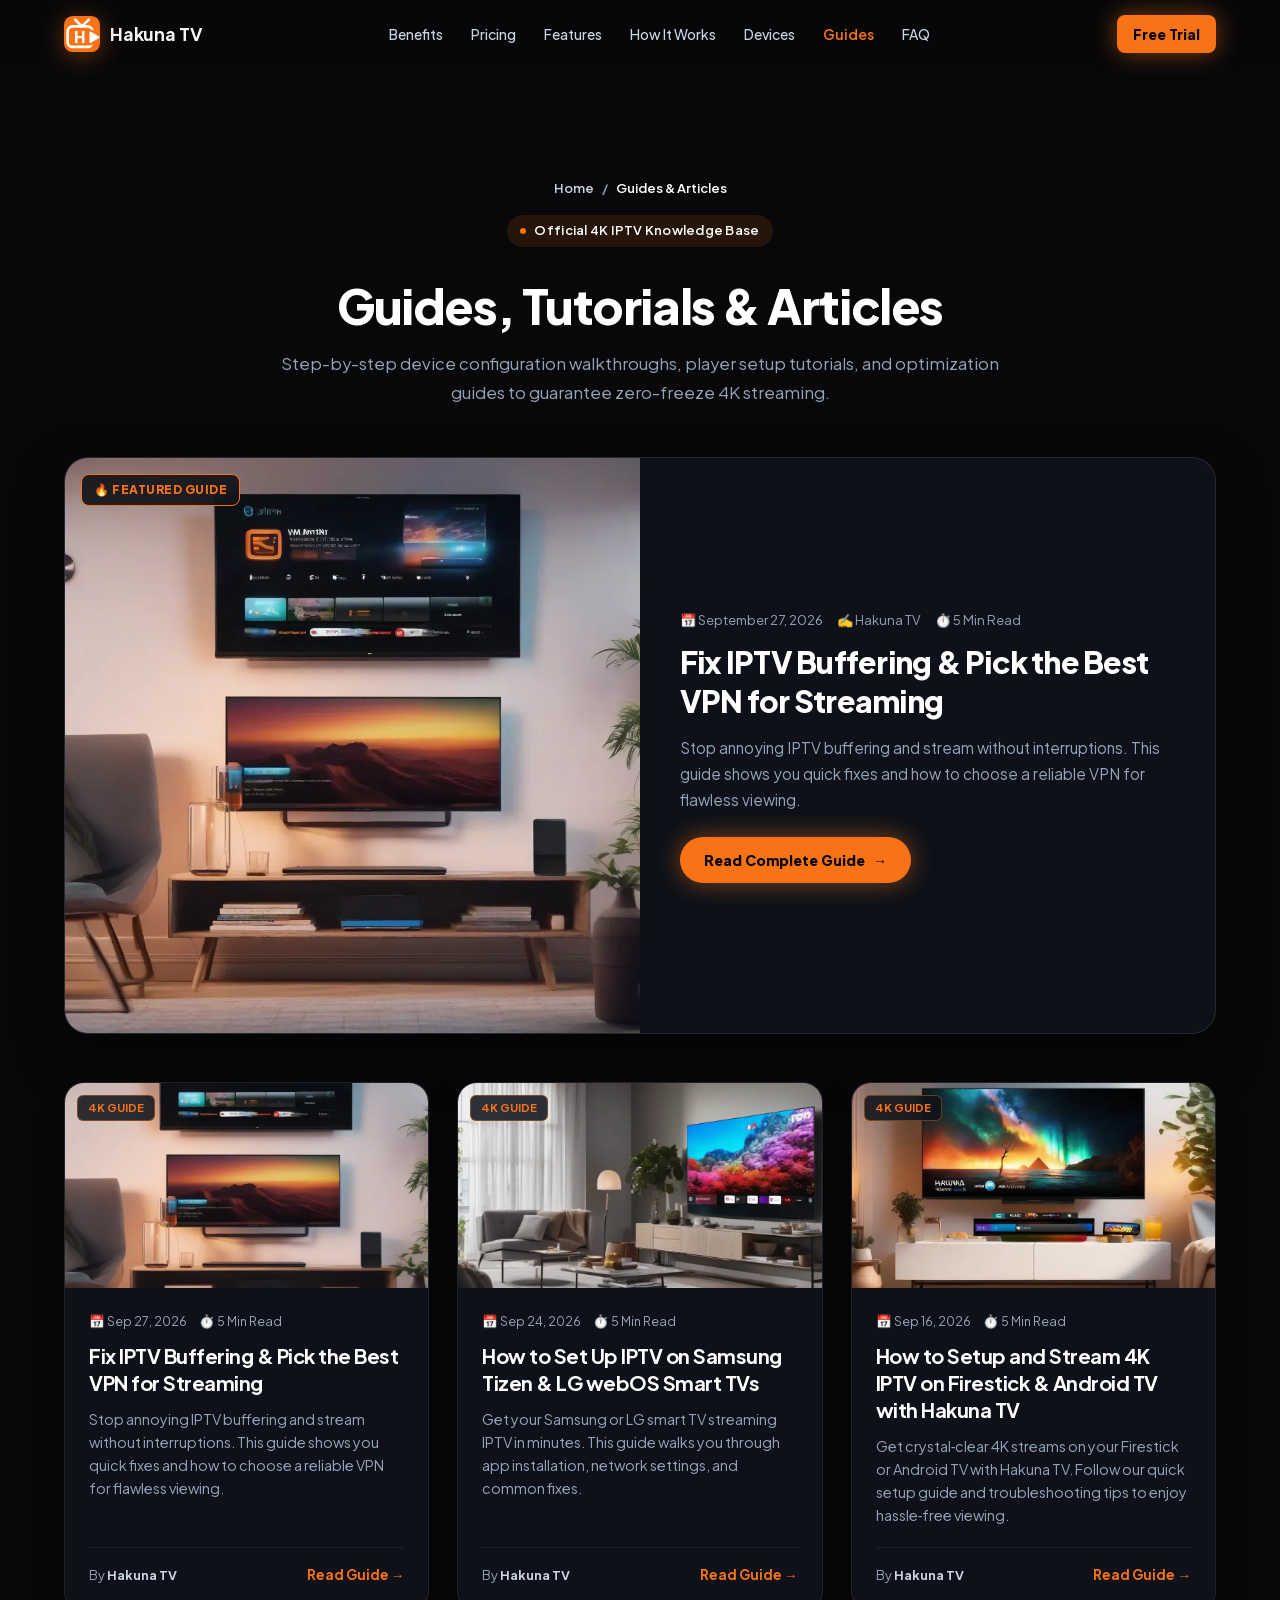
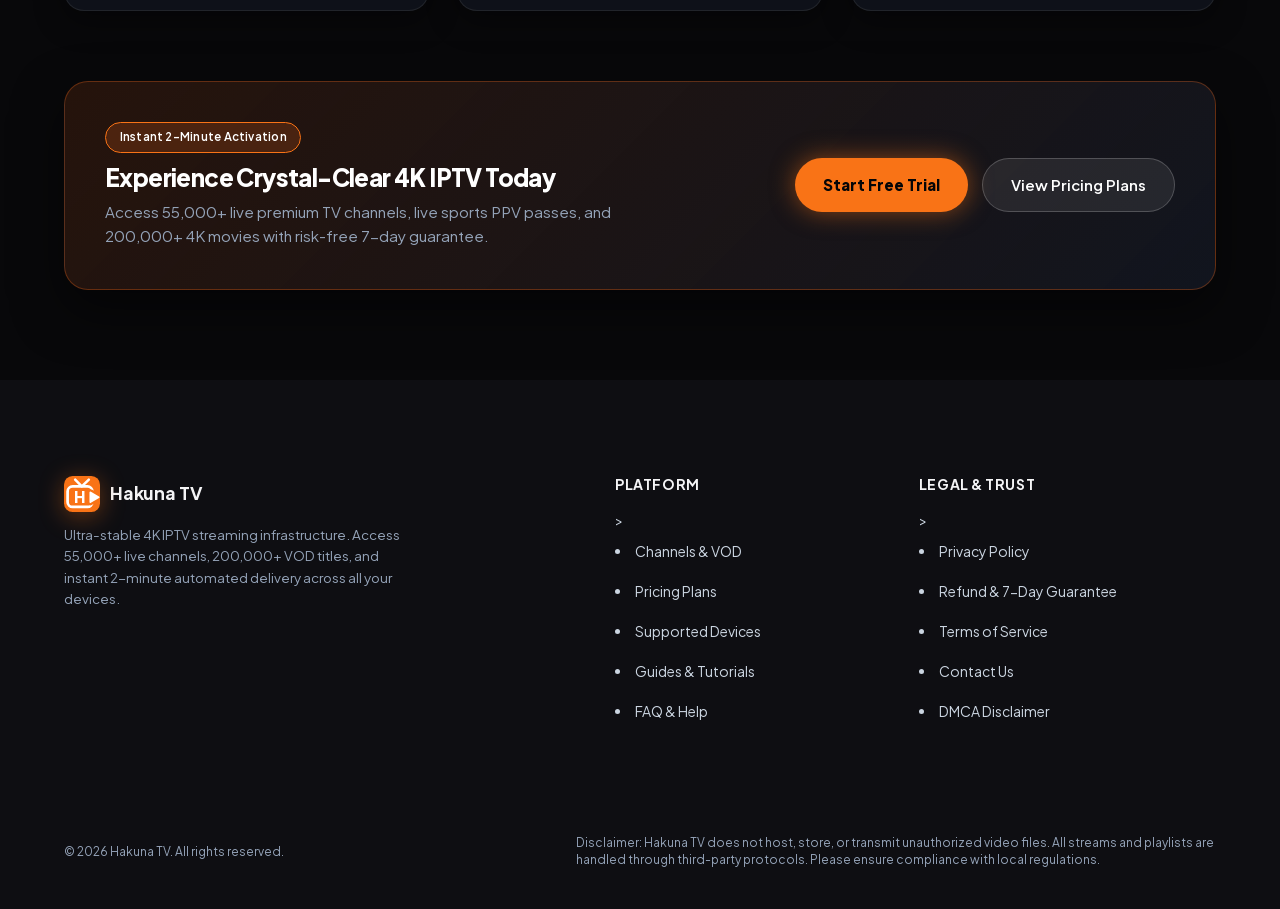
<file: guides.html>
<!DOCTYPE html>
<html lang="en" style="background-color:#08080a;color:#f4f4f6;">
<head>
  <meta charset="UTF-8">
  <meta name="viewport" content="width=device-width, initial-scale=1.0">
  
  <title>IPTV Setup Guides, Tutorials &amp; 4K Insights | Hakuna TV</title>
  <meta name="description" content="Explore official 4K IPTV setup tutorials, hardware installation guides for Firestick & Android TV, channel lineup tips, and troubleshooting articles by Hakuna TV.">
  <meta name="robots" content="index, follow">
  <link rel="canonical" href="https://hakuna4ktv.shop/guides.html">
  <meta name="theme-color" content="#08080a">

  <!-- Open Graph -->
  <meta property="og:type" content="website">
  <meta property="og:url" content="https://hakuna4ktv.shop/guides.html">
  <meta property="og:title" content="IPTV Setup Guides, Tutorials & 4K Insights | Hakuna TV">
  <meta property="og:description" content="Explore official 4K IPTV setup tutorials, hardware installation guides for Firestick & Android TV, channel lineup tips, and troubleshooting articles by Hakuna TV.">
  <meta property="og:image" content="https://hakuna4ktv.shop/assets/images/features/feature-iptv.webp">

  <!-- Twitter Card -->
  <meta name="twitter:card" content="summary_large_image">
  <meta name="twitter:title" content="IPTV Setup Guides, Tutorials & 4K Insights | Hakuna TV">
  <meta name="twitter:description" content="Explore official 4K IPTV setup tutorials, hardware installation guides for Firestick & Android TV, channel lineup tips, and troubleshooting articles by Hakuna TV.">
  <meta name="twitter:image" content="https://hakuna4ktv.shop/assets/images/features/feature-iptv.webp">

  <!-- Self-Hosted Critical Variable Font loaded via style.min.css with font-display: swap -->

  <!-- Main Stylesheet -->
  <link rel="stylesheet" href="/css/style.min.css?v=22.0">

  <!-- Structured Data: BreadcrumbList & CollectionPage -->
  <script type="application/ld+json">
  {
    "@context": "https://schema.org",
    "@type": "CollectionPage",
    "name": "IPTV Setup Guides & Tutorials | Hakuna TV",
    "url": "https://hakuna4ktv.shop/guides.html",
    "description": "Step-by-step 4K IPTV installation tutorials and hardware setup guides.",
    "breadcrumb": {
      "@type": "BreadcrumbList",
      "itemListElement": [
        {
          "@type": "ListItem",
          "position": 1,
          "name": "Home",
          "item": "https://hakuna4ktv.shop/"
        },
        {
          "@type": "ListItem",
          "position": 2,
          "name": "Guides & Articles",
          "item": "https://hakuna4ktv.shop/guides.html"
        }
      ]
    }
  }
  </script>

  <!-- Pure SVG Dynamic Brand Favicon & App Icons (Google SEO Compliant) -->
  <link rel="icon" type="image/svg+xml" href="data:image/svg+xml;utf8,%3Csvg%20xmlns%3D%22http%3A%2F%2Fwww.w3.org%2F2000%2Fsvg%22%20viewBox%3D%220%200%20100%20100%22%20width%3D%22100%25%22%20height%3D%22100%25%22%3E%0A%20%20%3Cdefs%3E%0A%20%20%20%20%3ClinearGradient%20id%3D%22tvkixBrandGrad%22%20x1%3D%220%25%22%20y1%3D%220%25%22%20x2%3D%22100%25%22%20y2%3D%22100%25%22%3E%0A%20%20%20%20%20%20%3Cstop%20offset%3D%220%25%22%20stop-color%3D%22%23f97316%22%2F%3E%0A%20%20%20%20%20%20%3Cstop%20offset%3D%22100%25%22%20stop-color%3D%22%23f97316%22%2F%3E%0A%20%20%20%20%3C%2FlinearGradient%3E%0A%20%20%20%20%3Cmask%20id%3D%22tvCutout_hwm1s1%22%3E%0A%20%20%20%20%20%20%3Crect%20width%3D%22100%22%20height%3D%22100%22%20fill%3D%22%23ffffff%22%2F%3E%0A%20%20%20%20%20%20%3Cpath%20d%3D%22M%2073.5%2046%20L%2096%2059%20L%2073.5%2072%20Z%22%20fill%3D%22%23000000%22%20stroke%3D%22%23000000%22%20stroke-width%3D%2218.5%22%20stroke-linejoin%3D%22round%22%20stroke-linecap%3D%22round%22%2F%3E%0A%20%20%20%20%3C%2Fmask%3E%0A%20%20%3C%2Fdefs%3E%0A%20%20%3Crect%20width%3D%22100%22%20height%3D%22100%22%20rx%3D%2224%22%20fill%3D%22url(%23tvkixBrandGrad)%22%2F%3E%0A%20%20%3Cpath%20d%3D%22M%2031%2010%20L%2049.5%2029%20L%2069%2010%22%20fill%3D%22none%22%20stroke%3D%22%23ffffff%22%20stroke-width%3D%227%22%20stroke-linecap%3D%22round%22%20stroke-linejoin%3D%22round%22%2F%3E%0A%20%20%3Crect%20x%3D%2210%22%20y%3D%2229%22%20width%3D%2269%22%20height%3D%2257%22%20rx%3D%2214%22%20fill%3D%22none%22%20stroke%3D%22%23ffffff%22%20stroke-width%3D%227.5%22%20stroke-linejoin%3D%22round%22%20stroke-linecap%3D%22round%22%20mask%3D%22url(%23tvCutout_hwm1s1)%22%2F%3E%0A%20%20%3Cpath%20d%3D%22M%2073.5%2046%20L%2096%2059%20L%2073.5%2072%20Z%22%20fill%3D%22%23ffffff%22%20stroke%3D%22%23ffffff%22%20stroke-width%3D%225.5%22%20stroke-linejoin%3D%22round%22%20stroke-linecap%3D%22round%22%2F%3E%0A%20%20%3Ctext%20x%3D%2244%22%20y%3D%2258%22%20font-family%3D%22-apple-system%2C%20BlinkMacSystemFont%2C%20'Plus%20Jakarta%20Sans'%2C%20'Arial%20Black'%2C%20'Montserrat'%2C%20sans-serif%22%20font-size%3D%2244%22%20font-weight%3D%22900%22%20fill%3D%22%23ffffff%22%20text-anchor%3D%22middle%22%20dominant-baseline%3D%22central%22%3EH%3C%2Ftext%3E%0A%3C%2Fsvg%3E">
  <link rel="alternate icon" type="image/svg+xml" href="/assets/favicon.svg">
  <link rel="apple-touch-icon" href="data:image/svg+xml;utf8,%3Csvg%20xmlns%3D%22http%3A%2F%2Fwww.w3.org%2F2000%2Fsvg%22%20viewBox%3D%220%200%20100%20100%22%20width%3D%22100%25%22%20height%3D%22100%25%22%3E%0A%20%20%3Cdefs%3E%0A%20%20%20%20%3ClinearGradient%20id%3D%22tvkixBrandGrad%22%20x1%3D%220%25%22%20y1%3D%220%25%22%20x2%3D%22100%25%22%20y2%3D%22100%25%22%3E%0A%20%20%20%20%20%20%3Cstop%20offset%3D%220%25%22%20stop-color%3D%22%23f97316%22%2F%3E%0A%20%20%20%20%20%20%3Cstop%20offset%3D%22100%25%22%20stop-color%3D%22%23f97316%22%2F%3E%0A%20%20%20%20%3C%2FlinearGradient%3E%0A%20%20%20%20%3Cmask%20id%3D%22tvCutout_hwm1s1%22%3E%0A%20%20%20%20%20%20%3Crect%20width%3D%22100%22%20height%3D%22100%22%20fill%3D%22%23ffffff%22%2F%3E%0A%20%20%20%20%20%20%3Cpath%20d%3D%22M%2073.5%2046%20L%2096%2059%20L%2073.5%2072%20Z%22%20fill%3D%22%23000000%22%20stroke%3D%22%23000000%22%20stroke-width%3D%2218.5%22%20stroke-linejoin%3D%22round%22%20stroke-linecap%3D%22round%22%2F%3E%0A%20%20%20%20%3C%2Fmask%3E%0A%20%20%3C%2Fdefs%3E%0A%20%20%3Crect%20width%3D%22100%22%20height%3D%22100%22%20rx%3D%2224%22%20fill%3D%22url(%23tvkixBrandGrad)%22%2F%3E%0A%20%20%3Cpath%20d%3D%22M%2031%2010%20L%2049.5%2029%20L%2069%2010%22%20fill%3D%22none%22%20stroke%3D%22%23ffffff%22%20stroke-width%3D%227%22%20stroke-linecap%3D%22round%22%20stroke-linejoin%3D%22round%22%2F%3E%0A%20%20%3Crect%20x%3D%2210%22%20y%3D%2229%22%20width%3D%2269%22%20height%3D%2257%22%20rx%3D%2214%22%20fill%3D%22none%22%20stroke%3D%22%23ffffff%22%20stroke-width%3D%227.5%22%20stroke-linejoin%3D%22round%22%20stroke-linecap%3D%22round%22%20mask%3D%22url(%23tvCutout_hwm1s1)%22%2F%3E%0A%20%20%3Cpath%20d%3D%22M%2073.5%2046%20L%2096%2059%20L%2073.5%2072%20Z%22%20fill%3D%22%23ffffff%22%20stroke%3D%22%23ffffff%22%20stroke-width%3D%225.5%22%20stroke-linejoin%3D%22round%22%20stroke-linecap%3D%22round%22%2F%3E%0A%20%20%3Ctext%20x%3D%2244%22%20y%3D%2258%22%20font-family%3D%22-apple-system%2C%20BlinkMacSystemFont%2C%20'Plus%20Jakarta%20Sans'%2C%20'Arial%20Black'%2C%20'Montserrat'%2C%20sans-serif%22%20font-size%3D%2244%22%20font-weight%3D%22900%22%20fill%3D%22%23ffffff%22%20text-anchor%3D%22middle%22%20dominant-baseline%3D%22central%22%3EH%3C%2Ftext%3E%0A%3C%2Fsvg%3E">
  <link rel="manifest" href="site.webmanifest">

    <style id="site-dynamic-theme">
        :root {
            --accent: #f97316 !important;
            --accent-hover: #f97316 !important;
            --accent-text: #ffffff !important;
            --accent-light: rgba(249, 115, 22, 0.12) !important;
            --primary: #f97316 !important;
            --primary-glow: rgba(249, 115, 22, 0.44) !important;
            --brand-r: 249;
            --brand-g: 115;
            --brand-b: 22;
            font-family: 'Plus Jakarta Sans', -apple-system, sans-serif !important;
        }
        /* Header & Logo Pure SVG Mark */
        .logo-icon {
            width: 36px !important;
            height: 36px !important;
            background: transparent !important;
            border: none !important;
            padding: 0 !important;
            display: inline-flex !important;
            align-items: center !important;
            justify-content: center !important;
            box-shadow: none !important;
            filter: drop-shadow(0 4px 12px rgba(249, 115, 22, 0.38)) !important;
            transition: transform 0.2s ease, filter 0.2s ease !important;
            flex-shrink: 0 !important;
        }
        .brand-logo:hover .logo-icon {
            transform: scale(1.06) !important;
            filter: drop-shadow(0 6px 18px rgba(249, 115, 22, 0.6)) !important;
        }
        .logo-icon svg {
            width: 100% !important;
            height: 100% !important;
            display: block !important;
        }
        .brand-accent, .accent-mark { color: #f97316 !important; }
        .btn-pill-primary, .btn-pill-primary span, .btn-pill-primary:link, .btn-pill-primary:visited, .btn-primary { 
            background: #f97316 !important; 
            color: #050507 !important; 
            font-weight: 800 !important; 
            box-shadow: 0 0 25px rgba(249, 115, 22, 0.5) !important; 
        }
        .footer-link:hover, .policy-breadcrumbs a:hover { color: #f97316 !important; }
        :focus-visible { outline: 2px solid #f97316 !important; }
        :root { --accent: #f97316; }
    </style>
    
</head>
<body style="background-color:#08080a;">

  <!-- =========================================================================
       HEADER
       ========================================================================= -->
  <header class="site-header">
    <div class="container header-container">
      <a href="index.html" class="brand-logo" aria-label="Hakuna TV Homepage">
        <span class="logo-icon" aria-hidden="true"><svg xmlns="http://www.w3.org/2000/svg" viewBox="0 0 100 100" width="100%" height="100%">
  <defs>
    <linearGradient id="tvkixBrandGrad" x1="0%" y1="0%" x2="100%" y2="100%">
      <stop offset="0%" stop-color="#f97316"/>
      <stop offset="100%" stop-color="#f97316"/>
    </linearGradient>
    <mask id="tvCutout_ajewp6">
      <rect width="100" height="100" fill="#ffffff"/>
      <path d="M 73.5 46 L 96 59 L 73.5 72 Z" fill="#000000" stroke="#000000" stroke-width="18.5" stroke-linejoin="round" stroke-linecap="round"/>
    </mask>
  </defs>
  <rect width="100" height="100" rx="24" fill="url(#tvkixBrandGrad)"/>
  <path d="M 31 10 L 49.5 29 L 69 10" fill="none" stroke="#ffffff" stroke-width="7" stroke-linecap="round" stroke-linejoin="round"/>
  <rect x="10" y="29" width="69" height="57" rx="14" fill="none" stroke="#ffffff" stroke-width="7.5" stroke-linejoin="round" stroke-linecap="round" mask="url(#tvCutout_ajewp6)"/>
  <path d="M 73.5 46 L 96 59 L 73.5 72 Z" fill="#ffffff" stroke="#ffffff" stroke-width="5.5" stroke-linejoin="round" stroke-linecap="round"/>
  <text x="44" y="58" font-family="-apple-system, BlinkMacSystemFont, 'Plus Jakarta Sans', 'Arial Black', 'Montserrat', sans-serif" font-size="44" font-weight="900" fill="#ffffff" text-anchor="middle" dominant-baseline="central">H</text>
</svg></span>
        <span>Hakuna TV</span>
      </a>

      <nav class="nav-menu" aria-label="Main Navigation">
        <a href="index.html#benefits" class="nav-link">Benefits</a>
        <a href="index.html#pricing" class="nav-link">Pricing</a>
        <a href="index.html#features" class="nav-link">Features</a>
        <a href="index.html#how-it-works" class="nav-link">How It Works</a>
        <a href="index.html#compatibility" class="nav-link">Devices</a>
        <a href="guides.html" class="nav-link active" style="color: var(--accent); font-weight: 600;">Guides</a>
        <a href="index.html#faq" class="nav-link">FAQ</a>
      </nav>

      <div class="header-actions">
        <a href="/trial" rel="nofollow noopener noreferrer" class="btn btn-primary btn-sm">Free Trial</a>
      </div>
    </div>
  </header>

  <!-- =========================================================================
       HERO / HEADER SECTION
       ========================================================================= -->
  <main class="policy-page-wrapper" style="padding-top: 110px; padding-bottom: 90px;">
    <div class="container">
      <div class="policy-header" style="max-width: 860px; margin: 0 auto 50px auto; text-align: center;">
        <div class="policy-breadcrumbs" style="justify-content: center; margin-bottom: 16px;">
          <a href="index.html">Home</a>
          <span>/</span>
          <span style="color: #fff;">Guides &amp; Articles</span>
        </div>
        <div class="pill-badge" style="display: inline-flex; align-items: center; gap: 8px; margin-bottom: 18px;">
          <span class="dot" aria-hidden="true"></span>
          <span>Official 4K IPTV Knowledge Base</span>
        </div>
        <h1 style="font-size: clamp(2rem, 4vw, 3rem); font-weight: 800; line-height: 1.2; margin-bottom: 16px;">
          Guides, Tutorials &amp; Articles
        </h1>
        <p style="font-size: 1.05rem; color: #94a3b8; line-height: 1.7; max-width: 720px; margin: 0 auto;">
          Step-by-step device configuration walkthroughs, player setup tutorials, and optimization guides to guarantee zero-freeze 4K streaming.
        </p>
      </div>

      <!-- DYNAMIC GUIDES CONTAINER -->
      <!-- {{GUIDES_DYNAMIC_CONTENT}} -->
      <div id="guides-container">

        
        <div style="margin-bottom: 48px; background: rgba(18, 22, 32, 0.7); border: 1px solid rgba(255, 255, 255, 0.1); border-radius: 24px; overflow: hidden; display: grid; grid-template-columns: repeat(auto-fit, minmax(320px, 1fr)); backdrop-filter: blur(16px); box-shadow: 0 20px 50px rgba(0,0,0,0.5);">
          <a href="fix-iptv-buffering-best-vpn-streaming.html" style="display: block; position: relative; overflow: hidden; min-height: 280px; background: #08090d;">
            <img src="/images/posts/fix-iptv-buffering-best-vpn-streaming-1790518201935.webp" alt="Fix IPTV Buffering & Pick the Best VPN for Streaming" style="width: 100%; height: 100%; object-fit: cover; display: block;" loading="lazy">
            <span style="position: absolute; top: 16px; left: 16px; background: rgba(15, 18, 25, 0.9); backdrop-filter: blur(10px); border: 1px solid #f97316; color: #f97316; padding: 5px 12px; border-radius: 8px; font-size: 0.75rem; font-weight: 800; letter-spacing: 0.5px;">🔥 FEATURED GUIDE</span>
          </a>
          <div style="padding: clamp(24px, 4vw, 40px); display: flex; flex-direction: column; justify-content: center;">
            <div style="display: flex; gap: 14px; font-size: 0.82rem; color: #94a3b8; margin-bottom: 12px; align-items: center;">
              <span>📅 September 27, 2026</span>
              <span>✍️ Hakuna TV</span>
              <span>⏱️ 5 Min Read</span>
            </div>
            <h2 style="font-size: clamp(1.4rem, 2.5vw, 1.9rem); font-weight: 800; line-height: 1.3; margin-bottom: 14px;">
              <a href="fix-iptv-buffering-best-vpn-streaming.html" style="color: #fff; text-decoration: none;">Fix IPTV Buffering &amp; Pick the Best VPN for Streaming</a>
            </h2>
            <p style="color: #94a3b8; font-size: 0.96rem; line-height: 1.7; margin-bottom: 24px;">
              Stop annoying IPTV buffering and stream without interruptions. This guide shows you quick fixes and how to choose a reliable VPN for flawless viewing.
            </p>
            <div>
              <a href="fix-iptv-buffering-best-vpn-streaming.html" class="btn btn-primary btn-sm" style="background: #f97316; color: #fff; padding: 12px 24px; border-radius: 9999px; text-decoration: none; font-weight: 700; font-size: 0.88rem; display: inline-flex; align-items: center; gap: 8px; box-shadow: 0 0 20px #f9731644;">
                <span>Read Complete Guide</span>
                <span>&rarr;</span>
              </a>
            </div>
          </div>
        </div>
        <div style="display: grid; grid-template-columns: repeat(auto-fill, minmax(320px, 1fr)); gap: 28px;">
          
            <article style="background: rgba(18, 22, 32, 0.7); border: 1px solid rgba(255, 255, 255, 0.08); border-radius: 20px; overflow: hidden; display: flex; flex-direction: column; transition: transform 0.2s ease, border-color 0.2s ease; box-shadow: 0 10px 30px rgba(0,0,0,0.4);">
              <a href="fix-iptv-buffering-best-vpn-streaming.html" style="position: relative; display: block; overflow: hidden; aspect-ratio: 16/9; background: #0a0c10;">
                <img src="/images/posts/fix-iptv-buffering-best-vpn-streaming-1790518201935.webp" alt="Fix IPTV Buffering & Pick the Best VPN for Streaming" style="width: 100%; height: 100%; object-fit: cover;" loading="lazy">
                <span style="position: absolute; top: 12px; left: 12px; background: rgba(15, 18, 25, 0.85); backdrop-filter: blur(8px); border: 1px solid #f9731666; color: #f97316; padding: 3px 10px; border-radius: 6px; font-size: 0.7rem; font-weight: 700;">4K GUIDE</span>
              </a>
              <div style="padding: 24px; display: flex; flex-direction: column; flex-grow: 1;">
                <div style="display: flex; gap: 12px; font-size: 0.78rem; color: #94a3b8; margin-bottom: 10px;">
                  <span>📅 Sep 27, 2026</span>
                  <span>⏱️ 5 Min Read</span>
                </div>
                <h3 style="font-size: 1.25rem; font-weight: 700; line-height: 1.35; margin-bottom: 12px;">
                  <a href="fix-iptv-buffering-best-vpn-streaming.html" style="color: #fff; text-decoration: none;">Fix IPTV Buffering &amp; Pick the Best VPN for Streaming</a>
                </h3>
                <p style="color: #94a3b8; font-size: 0.9rem; line-height: 1.6; margin-bottom: 20px; flex-grow: 1;">
                  Stop annoying IPTV buffering and stream without interruptions. This guide shows you quick fixes and how to choose a reliable VPN for flawless viewing.
                </p>
                <div style="display: flex; align-items: center; justify-content: space-between; border-top: 1px solid rgba(255,255,255,0.06); padding-top: 16px; margin-top: auto;">
                  <span style="font-size: 0.8rem; color: #94a3b8;">By <strong style="color: #cbd5e1;">Hakuna TV</strong></span>
                  <a href="fix-iptv-buffering-best-vpn-streaming.html" style="color: #f97316; font-weight: 700; font-size: 0.85rem; text-decoration: none; display: flex; align-items: center; gap: 4px;">Read Guide &rarr;</a>
                </div>
              </div>
            </article>
            <article style="background: rgba(18, 22, 32, 0.7); border: 1px solid rgba(255, 255, 255, 0.08); border-radius: 20px; overflow: hidden; display: flex; flex-direction: column; transition: transform 0.2s ease, border-color 0.2s ease; box-shadow: 0 10px 30px rgba(0,0,0,0.4);">
              <a href="setup-iptv-samsung-tizen-lg-webos.html" style="position: relative; display: block; overflow: hidden; aspect-ratio: 16/9; background: #0a0c10;">
                <img src="/images/posts/setup-iptv-samsung-tizen-lg-webos-1790283414620.webp" alt="How to Set Up IPTV on Samsung Tizen & LG webOS Smart TVs" style="width: 100%; height: 100%; object-fit: cover;" loading="lazy">
                <span style="position: absolute; top: 12px; left: 12px; background: rgba(15, 18, 25, 0.85); backdrop-filter: blur(8px); border: 1px solid #f9731666; color: #f97316; padding: 3px 10px; border-radius: 6px; font-size: 0.7rem; font-weight: 700;">4K GUIDE</span>
              </a>
              <div style="padding: 24px; display: flex; flex-direction: column; flex-grow: 1;">
                <div style="display: flex; gap: 12px; font-size: 0.78rem; color: #94a3b8; margin-bottom: 10px;">
                  <span>📅 Sep 24, 2026</span>
                  <span>⏱️ 5 Min Read</span>
                </div>
                <h3 style="font-size: 1.25rem; font-weight: 700; line-height: 1.35; margin-bottom: 12px;">
                  <a href="setup-iptv-samsung-tizen-lg-webos.html" style="color: #fff; text-decoration: none;">How to Set Up IPTV on Samsung Tizen &amp; LG webOS Smart TVs</a>
                </h3>
                <p style="color: #94a3b8; font-size: 0.9rem; line-height: 1.6; margin-bottom: 20px; flex-grow: 1;">
                  Get your Samsung or LG smart TV streaming IPTV in minutes. This guide walks you through app installation, network settings, and common fixes.
                </p>
                <div style="display: flex; align-items: center; justify-content: space-between; border-top: 1px solid rgba(255,255,255,0.06); padding-top: 16px; margin-top: auto;">
                  <span style="font-size: 0.8rem; color: #94a3b8;">By <strong style="color: #cbd5e1;">Hakuna TV</strong></span>
                  <a href="setup-iptv-samsung-tizen-lg-webos.html" style="color: #f97316; font-weight: 700; font-size: 0.85rem; text-decoration: none; display: flex; align-items: center; gap: 4px;">Read Guide &rarr;</a>
                </div>
              </div>
            </article>
            <article style="background: rgba(18, 22, 32, 0.7); border: 1px solid rgba(255, 255, 255, 0.08); border-radius: 20px; overflow: hidden; display: flex; flex-direction: column; transition: transform 0.2s ease, border-color 0.2s ease; box-shadow: 0 10px 30px rgba(0,0,0,0.4);">
              <a href="setup-stream-4k-iptv-firestick-android-tv-hakuna-tv.html" style="position: relative; display: block; overflow: hidden; aspect-ratio: 16/9; background: #0a0c10;">
                <img src="/images/posts/setup-stream-4k-iptv-firestick-android-tv-hakuna-tv-1789521395701.webp" alt="How to Setup and Stream 4K IPTV on Firestick & Android TV with Hakuna TV" style="width: 100%; height: 100%; object-fit: cover;" loading="lazy">
                <span style="position: absolute; top: 12px; left: 12px; background: rgba(15, 18, 25, 0.85); backdrop-filter: blur(8px); border: 1px solid #f9731666; color: #f97316; padding: 3px 10px; border-radius: 6px; font-size: 0.7rem; font-weight: 700;">4K GUIDE</span>
              </a>
              <div style="padding: 24px; display: flex; flex-direction: column; flex-grow: 1;">
                <div style="display: flex; gap: 12px; font-size: 0.78rem; color: #94a3b8; margin-bottom: 10px;">
                  <span>📅 Sep 16, 2026</span>
                  <span>⏱️ 5 Min Read</span>
                </div>
                <h3 style="font-size: 1.25rem; font-weight: 700; line-height: 1.35; margin-bottom: 12px;">
                  <a href="setup-stream-4k-iptv-firestick-android-tv-hakuna-tv.html" style="color: #fff; text-decoration: none;">How to Setup and Stream 4K IPTV on Firestick &amp; Android TV with Hakuna TV</a>
                </h3>
                <p style="color: #94a3b8; font-size: 0.9rem; line-height: 1.6; margin-bottom: 20px; flex-grow: 1;">
                  Get crystal‑clear 4K streams on your Firestick or Android TV with Hakuna TV. Follow our quick setup guide and troubleshooting tips to enjoy hassle‑free viewing.
                </p>
                <div style="display: flex; align-items: center; justify-content: space-between; border-top: 1px solid rgba(255,255,255,0.06); padding-top: 16px; margin-top: auto;">
                  <span style="font-size: 0.8rem; color: #94a3b8;">By <strong style="color: #cbd5e1;">Hakuna TV</strong></span>
                  <a href="setup-stream-4k-iptv-firestick-android-tv-hakuna-tv.html" style="color: #f97316; font-weight: 700; font-size: 0.85rem; text-decoration: none; display: flex; align-items: center; gap: 4px;">Read Guide &rarr;</a>
                </div>
              </div>
            </article>
        </div>
</div>

      <!-- CTA BANNER -->
      <div class="policy-cta-box" style="margin-top: 70px; background: linear-gradient(135deg, rgba(255,106,26,0.12) 0%, rgba(18,22,32,0.95) 100%); border: 1px solid rgba(255,106,26,0.3); border-radius: 24px; padding: 40px; display: flex; justify-content: space-between; align-items: center; flex-wrap: wrap; gap: 24px; box-shadow: 0 20px 50px rgba(0,0,0,0.5);">
        <div>
          <div class="pill-badge" style="background: rgba(255,106,26,0.18); border: 1px solid var(--accent); color: #fff; margin-bottom: 10px; font-size: 0.72rem;">
            <span>Instant 2-Minute Activation</span>
          </div>
          <h3 style="font-size: 1.5rem; font-weight: 800; color: #fff; margin-bottom: 8px;">Experience Crystal-Clear 4K IPTV Today</h3>
          <p style="color: #94a3b8; font-size: 0.95rem; margin: 0; max-width: 580px;">Access 55,000+ live premium TV channels, live sports PPV passes, and 200,000+ 4K movies with risk-free 7-day guarantee.</p>
        </div>
        <div style="display: flex; gap: 14px; flex-wrap: wrap;">
          <a href="/trial" rel="nofollow noopener noreferrer" class="btn btn-primary" style="padding: 14px 28px; font-weight: 700; border-radius: 9999px;">Start Free Trial</a>
          <a href="/order" rel="nofollow noopener noreferrer" class="btn" style="background: rgba(255,255,255,0.08); border: 1px solid rgba(255,255,255,0.2); padding: 14px 28px; font-weight: 600; color: #fff; border-radius: 9999px;">View Pricing Plans</a>
        </div>
      </div>
    </div>
  </main>

  <!-- =========================================================================
       FOOTER
       ========================================================================= -->
  <footer class="site-footer">
    <div class="container">
      <div class="footer-grid">
        <!-- Brand & Mission -->
        <div class="footer-brand">
          <a href="index.html" class="brand-logo" aria-label="Hakuna TV Homepage">
            <span class="logo-icon" aria-hidden="true"><svg xmlns="http://www.w3.org/2000/svg" viewBox="0 0 100 100" width="100%" height="100%">
  <defs>
    <linearGradient id="tvkixBrandGrad" x1="0%" y1="0%" x2="100%" y2="100%">
      <stop offset="0%" stop-color="#f97316"/>
      <stop offset="100%" stop-color="#f97316"/>
    </linearGradient>
    <mask id="tvCutout_ajewp6">
      <rect width="100" height="100" fill="#ffffff"/>
      <path d="M 73.5 46 L 96 59 L 73.5 72 Z" fill="#000000" stroke="#000000" stroke-width="18.5" stroke-linejoin="round" stroke-linecap="round"/>
    </mask>
  </defs>
  <rect width="100" height="100" rx="24" fill="url(#tvkixBrandGrad)"/>
  <path d="M 31 10 L 49.5 29 L 69 10" fill="none" stroke="#ffffff" stroke-width="7" stroke-linecap="round" stroke-linejoin="round"/>
  <rect x="10" y="29" width="69" height="57" rx="14" fill="none" stroke="#ffffff" stroke-width="7.5" stroke-linejoin="round" stroke-linecap="round" mask="url(#tvCutout_ajewp6)"/>
  <path d="M 73.5 46 L 96 59 L 73.5 72 Z" fill="#ffffff" stroke="#ffffff" stroke-width="5.5" stroke-linejoin="round" stroke-linecap="round"/>
  <text x="44" y="58" font-family="-apple-system, BlinkMacSystemFont, 'Plus Jakarta Sans', 'Arial Black', 'Montserrat', sans-serif" font-size="44" font-weight="900" fill="#ffffff" text-anchor="middle" dominant-baseline="central">H</text>
</svg></span>
            <span>Hakuna TV</span>
          </a>
          <p>
            Ultra-stable 4K IPTV streaming infrastructure. Access 55,000+ live channels, 200,000+ VOD titles, and instant 2-minute automated delivery across all your devices.
          </p>
        </div>

        <!-- Platform Navigation -->
        <div>
          <h3 class="footer-col-title">Platform</h3>>
            <li><a href="index.html#features" class="footer-link">Channels &amp; VOD</a></li>
            <li><a href="index.html#pricing" class="footer-link">Pricing Plans</a></li>
            <li><a href="index.html#compatibility" class="footer-link">Supported Devices</a></li>
            <li><a href="guides.html" class="footer-link">Guides &amp; Tutorials</a></li>
            <li><a href="index.html#faq" class="footer-link">FAQ &amp; Help</a></li>
          </ul>
        </div>

        <!-- Essential Legal & Support Pages (Google SEO) -->
        <div>
          <h3 class="footer-col-title">Legal &amp; Trust</h3>>
            <li><a href="privacy-policy.html" class="footer-link">Privacy Policy</a></li>
            <li><a href="refund-policy.html" class="footer-link">Refund &amp; 7-Day Guarantee</a></li>
            <li><a href="terms.html" class="footer-link">Terms of Service</a></li>
            <li><a href="contact.html" class="footer-link">Contact Us</a></li>
            <li><a href="dmca.html" class="footer-link">DMCA Disclaimer</a></li>
          </ul>
        </div>
      </div>

      <div class="footer-bottom">
        <div>&copy; 2026 Hakuna TV. All rights reserved.</div>
        <div class="footer-disclaimer">
          Disclaimer: Hakuna TV does not host, store, or transmit unauthorized video files. All streams and playlists are handled through third-party protocols. Please ensure compliance with local regulations.
        </div>
      </div>
    </div>
  </footer>


    <!-- SATELLITE ON-SITE MODAL POPUP SYSTEM (Trial & Pay) -->
    <div id="sat-modal-overlay" class="sat-modal-overlay" aria-hidden="true" role="dialog" aria-modal="true">
        <div class="sat-modal-backdrop" onclick="closeSiteModal()"></div>
        <div class="sat-modal-container" role="document">
            
            <!-- Modal Header -->
            <div class="sat-modal-header">
                <div class="sat-tab-switch">
                    <button type="button" class="sat-tab-btn active" id="sat-tab-trial" onclick="switchSiteModalTab('trial')">
                        <span class="sat-tab-dot"></span>
                        <span>Free Trial</span>
                    </button>
                    <button type="button" class="sat-tab-btn" id="sat-tab-order" onclick="switchSiteModalTab('order')">
                        <svg width="15" height="15" viewBox="0 0 24 24" fill="none" stroke="currentColor" stroke-width="2" stroke-linecap="round" stroke-linejoin="round" style="margin-right:6px;"><rect x="2" y="5" width="20" height="14" rx="2"/><line x1="2" y1="10" x2="22" y2="10"/></svg>
                        <span>Plans</span>
                    </button>
                </div>
                <button type="button" class="sat-modal-close" onclick="closeSiteModal()" aria-label="Close modal">
                    <svg width="14" height="14" viewBox="0 0 24 24" fill="none" stroke="currentColor" stroke-width="2.5" stroke-linecap="round" stroke-linejoin="round"><line x1="18" y1="6" x2="6" y2="18"></line><line x1="6" y1="6" x2="18" y2="18"></line></svg>
                </button>
            </div>

            <!-- VIEW 1: FREE TRIAL -->
            <div id="sat-view-trial" class="sat-modal-view active">
                <h2 class="sat-trial-intro">Get your free 24H trial</h2>

                <!-- WhatsApp One-Click Activation (Reference UI) -->
                <a href="https://api.whatsapp.com/send?phone=19145205753&text=Hi!%20I%20would%20like%20to%20activate%20a%2024H%20free%20trial%20for%20Hakuna%20TV"
                   target="_blank" rel="noopener noreferrer" class="sat-btn-wa-activate">
                    <span class="sat-wa-btn-left">
                        <span class="sat-wa-btn-circle">
                            <svg width="19" height="19" viewBox="0 0 24 24" fill="currentColor">
                                <path d="M17.472 14.382c-.297-.149-1.758-.867-2.03-.967-.273-.099-.471-.148-.67.15-.197.297-.767.966-.94 1.164-.173.199-.347.223-.644.075-.297-.15-1.255-.463-2.39-1.475-.883-.788-1.48-1.761-1.653-2.059-.173-.297-.018-.458.13-.606.134-.133.298-.347.446-.52.149-.174.198-.298.298-.497.099-.198.05-.371-.025-.52-.075-.149-.669-1.612-.916-2.207-.242-.579-.487-.5-.669-.51-.173-.008-.371-.01-.57-.01-.198 0-.52.074-.792.372-.272.297-1.04 1.016-1.04 2.479 0 1.462 1.065 2.875 1.213 3.074.149.198 2.096 3.2 5.077 4.487.709.306 1.262.489 1.694.625.712.227 1.36.195 1.871.118.571-.085 1.758-.719 2.006-1.413.248-.694.248-1.289.173-1.413-.074-.124-.272-.198-.57-.347m-5.421 7.403h-.004a9.87 9.87 0 01-5.031-1.378l-.361-.214-3.741.982.998-3.648-.235-.374a9.86 9.86 0 01-1.51-5.26c.001-5.45 4.436-9.884 9.888-9.884 2.64 0 5.122 1.03 6.988 2.898a9.825 9.825 0 012.893 6.994c-.003 5.45-4.437 9.884-9.885 9.884m8.413-18.297A11.815 11.815 0 0012.05 0C5.495 0 .16 5.335.157 11.892c0 2.096.547 4.142 1.588 5.945L.057 24l6.305-1.654a11.882 11.882 0 005.683 1.448h.005c6.554 0 11.89-5.335 11.893-11.893a11.821 11.821 0 00-3.48-8.413z"/>
                            </svg>
                        </span>
                        <span class="sat-wa-btn-text">Activate via WhatsApp</span>
                    </span>
                    <svg class="sat-wa-btn-arrow" width="18" height="18" viewBox="0 0 24 24" fill="none" stroke="currentColor" stroke-width="2.5" stroke-linecap="round" stroke-linejoin="round">
                        <line x1="5" y1="12" x2="19" y2="12"></line>
                        <polyline points="12 5 19 12 12 19"></polyline>
                    </svg>
                </a>

                <!-- Divider: or request your 24H trial -->
                <div class="sat-trial-divider">
                    <span>or request your 24H trial</span>
                </div>

                <form id="sat-trial-form" onsubmit="submitSiteTrial(event)">
                    <!-- Row: Full Name & Email Address -->
                    <div class="sat-input-row">
                        <div class="sat-field-box">
                            <svg class="sat-field-icon" viewBox="0 0 24 24" fill="none" stroke="currentColor" stroke-width="2" stroke-linecap="round" stroke-linejoin="round">
                                <path d="M20 21v-2a4 4 0 0 0-4-4H8a4 4 0 0 0-4 4v2"></path>
                                <circle cx="12" cy="7" r="4"></circle>
                            </svg>
                            <input type="text" id="sat-trial-name" class="sat-field-input" placeholder="Full Name" autocomplete="name">
                        </div>
                        <div class="sat-field-box">
                            <svg class="sat-field-icon" viewBox="0 0 24 24" fill="none" stroke="currentColor" stroke-width="2" stroke-linecap="round" stroke-linejoin="round">
                                <rect width="20" height="16" x="2" y="4" rx="2"></rect>
                                <path d="m22 7-8.97 5.7a1.94 1.94 0 0 1-2.06 0L2 7"></path>
                            </svg>
                            <input type="email" id="sat-trial-email" class="sat-field-input" placeholder="Email Address" required autocomplete="email">
                        </div>
                    </div>

                    <!-- Select Package -->
                    <div class="sat-package-section">
                        <div class="sat-package-label">
                            <svg viewBox="0 0 24 24" fill="none" stroke="#10b981" stroke-width="2" stroke-linecap="round" stroke-linejoin="round">
                                <circle cx="12" cy="12" r="10"></circle>
                                <line x1="2" y1="12" x2="22" y2="12"></line>
                                <path d="M12 2a15.3 15.3 0 0 1 4 10 15.3 15.3 0 0 1-4 10 15.3 15.3 0 0 1-4-10 15.3 15.3 0 0 1 4-10z"></path>
                            </svg>
                            <span>Select Package</span>
                        </div>
                        <div class="sat-package-grid">
                            <button type="button" class="sat-pkg-btn is-active" id="sat-pkg-worldwide" data-pkg="Worldwide" onclick="selectSitePackage('Worldwide')">Worldwide</button>
                            <button type="button" class="sat-pkg-btn" id="sat-pkg-english" data-pkg="English" onclick="selectSitePackage('English')">English</button>
                            <button type="button" class="sat-pkg-btn" id="sat-pkg-europe" data-pkg="Europe" onclick="selectSitePackage('Europe')">Europe</button>
                        </div>
                        <input type="hidden" id="sat-selected-pkg" value="Worldwide">
                    </div>

                    <!-- Preferred Device (Optional) -->
                    <div class="sat-form-group">
                        <label class="sat-label-sub" for="sat-trial-device">Preferred Device <span class="sat-opt">(Optional)</span></label>
                        <div class="sat-field-box sat-select-box">
                            <svg class="sat-field-icon" viewBox="0 0 24 24" fill="none" stroke="currentColor" stroke-width="2" stroke-linecap="round" stroke-linejoin="round">
                                <rect width="20" height="15" x="2" y="3" rx="2"></rect>
                                <polyline points="17 21 12 18 7 21"></polyline>
                            </svg>
                            <select id="sat-trial-device" class="sat-field-select">
                                <option value="Firestick / Fire TV">Firestick / Fire TV</option>
                                <option value="Android TV / Box / Google TV">Android TV / Google TV</option>
                                <option value="Smart TV (Samsung / LG)">Smart TV (Samsung / LG)</option>
                                <option value="Apple TV / iOS">Apple TV / iOS</option>
                                <option value="Windows PC / Mac">Windows PC / Mac</option>
                                <option value="MAG Box / Formuler">MAG Box / Formuler</option>
                                <option value="Other / General M3U">Other / General M3U</option>
                            </select>
                            <svg class="sat-select-chevron" viewBox="0 0 24 24" fill="none" stroke="currentColor" stroke-width="2.5" stroke-linecap="round" stroke-linejoin="round">
                                <polyline points="6 9 12 15 18 9"></polyline>
                            </svg>
                        </div>
                    </div>

                    <!-- Additional Information (Optional) -->
                    <div class="sat-form-group">
                        <label class="sat-label-sub" for="sat-trial-note">Additional Information <span class="sat-opt">(Optional)</span></label>
                        <div class="sat-field-box">
                            <svg class="sat-field-icon" viewBox="0 0 24 24" fill="none" stroke="currentColor" stroke-width="2" stroke-linecap="round" stroke-linejoin="round">
                                <path d="M14 2H6a2 2 0 0 0-2 2v16a2 2 0 0 0 2 2h12a2 2 0 0 0 2-2V8z"></path>
                                <polyline points="14 2 14 8 20 8"></polyline>
                                <line x1="16" y1="13" x2="8" y2="13"></line>
                                <line x1="16" y1="17" x2="8" y2="17"></line>
                            </svg>
                            <input type="text" id="sat-trial-note" class="sat-field-input" placeholder="No adult, specific country, device, or note...">
                        </div>
                    </div>

                    <div id="sat-trial-error" class="sat-alert-error" style="display:none;"></div>

                    <!-- Submit Button -->
                    <button type="submit" id="sat-trial-submit-btn" class="sat-btn-main">
                        <span class="sat-btn-text">Request 24H Trial &rarr;</span>
                        <span class="sat-spinner" style="display:none;"></span>
                    </button>
                </form>

                <!-- Minimalist Clean 3-Column Trust Grid (Trial) -->
                <div class="sat-trial-trust-grid">
                    <div class="sat-trial-trust-item">
                        <svg class="sat-trial-trust-icon" viewBox="0 0 24 24" fill="none" stroke="#10b981" stroke-width="2.2" stroke-linecap="round" stroke-linejoin="round">
                            <circle cx="12" cy="12" r="10"></circle>
                            <polyline points="12 6 12 12 16 14"></polyline>
                        </svg>
                        <div class="sat-trial-trust-text">
                            <span class="sat-trial-trust-title">24H Free Trial</span>
                            <span class="sat-trial-trust-desc">No credit card required</span>
                        </div>
                    </div>
                    <div class="sat-trial-trust-item">
                        <svg class="sat-trial-trust-icon" viewBox="0 0 24 24" fill="none" stroke="#10b981" stroke-width="2.2" stroke-linecap="round" stroke-linejoin="round">
                            <polygon points="12 2 15.09 8.26 22 9.27 17 14.14 18.18 21.02 12 17.77 5.82 21.02 7 14.14 2 9.27 8.91 8.26 12 2"></polygon>
                        </svg>
                        <div class="sat-trial-trust-text">
                            <span class="sat-trial-trust-title">Premium Streaming</span>
                            <span class="sat-trial-trust-desc">4K &amp; 8K quality</span>
                        </div>
                    </div>
                    <div class="sat-trial-trust-item">
                        <svg class="sat-trial-trust-icon" viewBox="0 0 24 24" fill="none" stroke="#10b981" stroke-width="2.2" stroke-linecap="round" stroke-linejoin="round">
                            <polyline points="20 6 9 17 4 12"></polyline>
                        </svg>
                        <div class="sat-trial-trust-text">
                            <span class="sat-trial-trust-title">Easy &amp; Flexible</span>
                            <span class="sat-trial-trust-desc">No hidden fees</span>
                        </div>
                    </div>
                </div>

                <!-- Trial Success State -->
                <div id="sat-trial-success" class="sat-success-view" style="display:none;">
                    <div class="sat-success-icon-wrap">
                        <svg width="36" height="36" viewBox="0 0 24 24" fill="none" stroke="#10b981" stroke-width="2.5" stroke-linecap="round" stroke-linejoin="round"><polyline points="20 6 9 17 4 12"/></svg>
                    </div>
                    <h4>Trial Request Received!</h4>
                    <p>Your free 24-hour IPTV access for <strong>Hakuna TV</strong> is being prepared. We have dispatched your playlist credentials and setup tutorial to:</p>
                    <div class="sat-confirmed-email" id="sat-confirmed-email"></div>

                    <div class="sat-notice-box">
                        <div class="sat-notice-title">Check Inbox &amp; Junk Folder</div>
                        <p>Please check both your primary inbox and junk/spam folder. If you do not receive the email within a few minutes, reach out to us on WhatsApp.</p>
                    </div>

                    <div class="sat-order-help-actions" style="margin-bottom:14px;">
                        <a href="mailto:hakunatv@tvkix.com?subject=Free%20Trial%20Support%20-%20Hakuna%20TV"
                           class="sat-order-help-btn sat-btn-email" title="hakunatv@tvkix.com">
                            <svg width="16" height="16" viewBox="0 0 24 24" fill="none" stroke="currentColor" stroke-width="2" stroke-linecap="round" stroke-linejoin="round">
                                <rect width="20" height="16" x="2" y="4" rx="2"></rect>
                                <path d="m22 7-8.97 5.7a1.94 1.94 0 0 1-2.06 0L2 7"></path>
                            </svg>
                            <span>Email Support</span>
                        </a>
                        <a href="https://api.whatsapp.com/send?phone=19145205753&text=Hi!%20I%20requested%20a%20free%20trial%20on%20Hakuna%20TV%20and%20haven't%20received%20the%20email%20yet."
                           target="_blank" rel="noopener noreferrer" class="sat-order-help-btn sat-btn-wa">
                            <svg width="16" height="16" viewBox="0 0 24 24" fill="currentColor">
                                <path d="M17.472 14.382c-.297-.149-1.758-.867-2.03-.967-.273-.099-.471-.148-.67.15-.197.297-.767.966-.94 1.164-.173.199-.347.223-.644.075-.297-.15-1.255-.463-2.39-1.475-.883-.788-1.48-1.761-1.653-2.059-.173-.297-.018-.458.13-.606.134-.133.298-.347.446-.52.149-.174.198-.298.298-.497.099-.198.05-.371-.025-.52-.075-.149-.669-1.612-.916-2.207-.242-.579-.487-.5-.669-.51-.173-.008-.371-.01-.57-.01-.198 0-.52.074-.792.372-.272.297-1.04 1.016-1.04 2.479 0 1.462 1.065 2.875 1.213 3.074.149.198 2.096 3.2 5.077 4.487.709.306 1.262.489 1.694.625.712.227 1.36.195 1.871.118.571-.085 1.758-.719 2.006-1.413.248-.694.248-1.289.173-1.413-.074-.124-.272-.198-.57-.347m-5.421 7.403h-.004a9.87 9.87 0 01-5.031-1.378l-.361-.214-3.741.982.998-3.648-.235-.374a9.86 9.86 0 01-1.51-5.26c.001-5.45 4.436-9.884 9.888-9.884 2.64 0 5.122 1.03 6.988 2.898a9.825 9.825 0 012.893 6.994c-.003 5.45-4.437 9.884-9.885 9.884m8.413-18.297A11.815 11.815 0 0012.05 0C5.495 0 .16 5.335.157 11.892c0 2.096.547 4.142 1.588 5.945L.057 24l6.305-1.654a11.882 11.882 0 005.683 1.448h.005c6.554 0 11.89-5.335 11.893-11.893a11.821 11.821 0 00-3.48-8.413z"/>
                            </svg>
                            <span>WhatsApp</span>
                        </a>
                    </div>

                    <button type="button" class="sat-btn-secondary" onclick="closeSiteModal()">Done &bull; Continue Browsing</button>
                </div>
            </div>

            <!-- VIEW 2: CHOOSE YOUR PLAN & CHECKOUT -->
            <div id="sat-view-order" class="sat-modal-view">
                <div id="sat-order-form-wrap">
                    <h2 class="sat-form-title">Almost there</h2>
                    <p class="sat-form-subtitle">Enter your details and we'll email your payment link.</p>

                    <form id="sat-order-form" onsubmit="submitSiteOrder(event)">
                    
                    <!-- Selected Plan Summary Card with Quick Switcher -->
                    <div class="sat-selected-summary">
                        <div class="sat-summary-main">
                            <div class="sat-summary-plan" id="sat-summary-plan-text">12 Months &bull; 1 Device</div>
                            <div class="sat-summary-right">
                                <span class="sat-summary-price" id="sat-summary-price-text">$66.99</span>
                                <button type="button" class="sat-change-plan-btn" id="sat-plan-toggle-btn" onclick="togglePlanDropdown()">
                                    <span>Change</span>
                                    <svg class="sat-change-arrow" width="11" height="11" viewBox="0 0 24 24" fill="none" stroke="currentColor" stroke-width="2.5"><polyline points="6 9 12 15 18 9"></polyline></svg>
                                </button>
                            </div>
                        </div>

                        <!-- Collapsible Quick Plan Switcher -->
                        <div id="sat-plan-dropdown" class="sat-plan-dropdown" style="display: none;">
                            <div class="sat-drop-group">
                                <div class="sat-drop-title">Duration</div>
                                <div class="sat-drop-pills">
                                    <button type="button" class="sat-drop-pill" id="sat-pill-1m" onclick="selectSitePlan('1m')">1 Mo</button>
                                    <button type="button" class="sat-drop-pill" id="sat-pill-3m" onclick="selectSitePlan('3m')">3 Mo</button>
                                    <button type="button" class="sat-drop-pill" id="sat-pill-6m" onclick="selectSitePlan('6m')">6 Mo</button>
                                    <button type="button" class="sat-drop-pill is-active" id="sat-pill-12m" onclick="selectSitePlan('12m')">12 Mo <span class="sat-pill-badge">Best</span></button>
                                </div>
                            </div>

                            <div class="sat-drop-group" style="margin-top: 10px;">
                                <div class="sat-drop-title">Devices</div>
                                <div class="sat-drop-pills sat-pills-5">
                                    <button type="button" class="sat-drop-pill is-active" id="sat-devpill-1" onclick="selectSiteDevice(1)">1 Device</button>
                                    <button type="button" class="sat-drop-pill" id="sat-devpill-2" onclick="selectSiteDevice(2)">2 Devices</button>
                                    <button type="button" class="sat-drop-pill" id="sat-devpill-3" onclick="selectSiteDevice(3)">3 Devices</button>
                                    <button type="button" class="sat-drop-pill" id="sat-devpill-4" onclick="selectSiteDevice(4)">4 Devices</button>
                                    <button type="button" class="sat-drop-pill" id="sat-devpill-5" onclick="selectSiteDevice(5)">5 Devices</button>
                                </div>
                            </div>
                        </div>
                    </div>

                    <!-- Payment Method (Credit Card / Apple Pay / Crypto) -->
                    <div class="sat-method-section">
                        <label class="sat-label-sub">Payment Method</label>
                        <div class="sat-method-grid">
                            <button type="button" class="sat-method-btn is-active" id="sat-method-card" onclick="selectSitePaymentMethod('card')">
                                <svg width="15" height="15" viewBox="0 0 24 24" fill="none" stroke="currentColor" stroke-width="2" stroke-linecap="round" stroke-linejoin="round">
                                    <rect x="2" y="5" width="20" height="14" rx="2"></rect>
                                    <line x1="2" y1="10" x2="22" y2="10"></line>
                                </svg>
                                <span>Credit Card</span>
                            </button>
                            <button type="button" class="sat-method-btn" id="sat-method-apple" onclick="selectSitePaymentMethod('applepay')">
                                <svg width="14" height="16" viewBox="0 0 170 170" fill="currentColor">
                                    <path d="M150.37 130.25c-2.45 5.66-5.35 10.87-8.71 15.66-4.58 6.53-8.33 11.05-11.22 13.56-4.48 4.12-9.28 6.23-14.42 6.35-3.69 0-8.14-1.05-13.32-3.18-5.19-2.12-9.97-3.17-14.34-3.17-4.58 0-9.49 1.05-14.75 3.17-5.26 2.13-9.5 3.24-12.74 3.35-4.35.13-9.16-1.9-14.42-6.08-3.7-3.04-7.58-7.7-11.64-13.98-5.87-9.03-10.42-19.18-13.65-30.47-3.23-11.28-4.85-21.73-4.85-31.35 0-14.8 3.73-26.68 11.19-35.63 7.45-8.94 16.7-13.48 27.75-13.61 5.99 0 12.06 1.45 18.21 4.36 6.16 2.91 10.15 4.41 11.97 4.5 2.12-.22 6.47-1.78 13.06-4.68 6.58-2.9 12.63-4.22 18.14-3.96 11.39.65 20.67 4.77 27.84 12.35-9.92 6.01-14.77 14.38-14.56 25.1.22 8.37 3.51 15.34 9.87 20.91 6.36 5.57 13.79 8.78 22.3 9.63-1.85 5.66-4.03 11.43-6.54 17.31zM119.22 31.9c0-7.29 2.68-14.13 8.04-20.52 5.36-6.39 11.97-10.35 19.83-11.88.33 1.41.49 2.72.49 3.92 0 7.29-2.73 14.07-8.19 20.35-5.46 6.27-12.21 10.17-20.26 11.7-.1-.98-.15-2.18-.15-3.57z"/>
                                </svg>
                                <span>Apple Pay</span>
                            </button>
                            <button type="button" class="sat-method-btn" id="sat-method-crypto" onclick="selectSitePaymentMethod('crypto')">
                                <svg width="15" height="15" viewBox="0 0 24 24" fill="none" stroke="currentColor" stroke-width="2" stroke-linecap="round" stroke-linejoin="round">
                                    <circle cx="12" cy="12" r="10"></circle>
                                    <path d="M9 8h4.5a2 2 0 0 1 0 4H9m0 0h5a2 2 0 0 1 0 4H9m3-8V6m0 12v-2"></path>
                                </svg>
                                <span>Crypto</span>
                                <span class="sat-crypto-badge">5% OFF</span>
                            </button>
                        </div>

                        <!-- Crypto Info Box (shown only when Crypto is active) -->
                        <div id="sat-crypto-box" class="sat-crypto-box" style="display: none;">
                            <div class="sat-crypto-coins">
                                <span class="sat-coin-tag sat-coin-btc">Bitcoin</span>
                                <span class="sat-coin-tag sat-coin-usdt">USDT</span>
                                <span class="sat-coin-tag sat-coin-eth">Ethereum</span>
                                <span class="sat-coin-tag sat-coin-sol">Solana</span>
                                <span class="sat-coin-tag sat-coin-more">+50 Coins</span>
                            </div>
                            <div class="sat-crypto-note">
                                <svg width="14" height="14" viewBox="0 0 24 24" fill="none" stroke="#10b981" stroke-width="2.5"><polyline points="20 6 9 17 4 12"></polyline></svg>
                                <span>5% discount applied automatically &bull; Instant activation</span>
                            </div>
                        </div>
                    </div>

                    <!-- User Info: Full Name & Email -->
                    <div class="sat-form-group" style="margin-top: 14px;">
                        <label class="sat-label-sub" for="sat-order-name">Your Name <span style="color:#64748b; font-weight:normal;">(Optional)</span></label>
                        <div class="sat-field-box">
                            <svg class="sat-field-icon" viewBox="0 0 24 24" fill="none" stroke="currentColor" stroke-width="2" stroke-linecap="round" stroke-linejoin="round">
                                <path d="M20 21v-2a4 4 0 0 0-4-4H8a4 4 0 0 0-4 4v2"></path>
                                <circle cx="12" cy="7" r="4"></circle>
                            </svg>
                            <input type="text" id="sat-order-name" class="sat-field-input" placeholder="Your Name" autocomplete="name">
                        </div>
                    </div>

                    <div class="sat-form-group">
                        <label class="sat-label-sub" for="sat-order-email">Email Address <span style="color:#ef4444;">*</span></label>
                        <div class="sat-field-box">
                            <svg class="sat-field-icon" viewBox="0 0 24 24" fill="none" stroke="currentColor" stroke-width="2" stroke-linecap="round" stroke-linejoin="round">
                                <rect width="20" height="16" x="2" y="4" rx="2"></rect>
                                <path d="m22 7-8.97 5.7a1.94 1.94 0 0 1-2.06 0L2 7"></path>
                            </svg>
                            <input type="email" id="sat-order-email" class="sat-field-input" placeholder="your@email.com" required autocomplete="email">
                        </div>
                    </div>

                    <div id="sat-order-error" class="sat-alert-error" style="display:none;"></div>

                    <!-- Submit Button -->
                    <button type="submit" id="sat-order-submit-btn" class="sat-btn-main" style="margin-top: 18px;">
                        <span class="sat-btn-text">Send Payment Link &rarr;</span>
                        <span class="sat-spinner" style="display:none;"></span>
                    </button>

                    <!-- Minimalist Clean Trust Row (No desc, small) -->
                    <div class="sat-trust-row">
                        <div class="sat-trust-pill">
                            <svg class="sat-trust-pill-icon" viewBox="0 0 24 24" fill="none" stroke="#10b981" stroke-width="2" stroke-linecap="round" stroke-linejoin="round">
                                <rect width="20" height="16" x="2" y="4" rx="2"></rect>
                                <path d="m22 7-8.97 5.7a1.94 1.94 0 0 1-2.06 0L2 7"></path>
                            </svg>
                            <span>Payment link by email</span>
                        </div>
                        <span class="sat-trust-dot">&bull;</span>
                        <div class="sat-trust-pill">
                            <svg class="sat-trust-pill-icon" viewBox="0 0 24 24" fill="none" stroke="#10b981" stroke-width="2" stroke-linecap="round" stroke-linejoin="round">
                                <rect x="3" y="11" width="18" height="11" rx="2" ry="2"></rect>
                                <path d="M7 11V7a5 5 0 0 1 10 0v4"></path>
                            </svg>
                            <span>Secure payment</span>
                        </div>
                        <span class="sat-trust-dot">&bull;</span>
                        <div class="sat-trust-pill">
                            <svg class="sat-trust-pill-icon" viewBox="0 0 24 24" fill="none" stroke="#10b981" stroke-width="2.2" stroke-linecap="round" stroke-linejoin="round">
                                <polyline points="20 6 9 17 4 12"></polyline>
                            </svg>
                            <span>Easy &amp; secure</span>
                        </div>
                    </div>
                </form>
                </div>

                <!-- Order Success State (Ultra-Minimalist) -->
                <div id="sat-order-success" class="sat-order-success-view" style="display:none;">
                    <div class="sat-success-icon-wrap">
                        <svg width="28" height="28" viewBox="0 0 24 24" fill="none" stroke="#10b981" stroke-width="2.6" stroke-linecap="round" stroke-linejoin="round">
                            <polyline points="20 6 9 17 4 12"></polyline>
                        </svg>
                    </div>

                    <h3 class="sat-order-success-title">Payment link sent</h3>
                    <p class="sat-order-success-intro">We've sent your payment link to:</p>
                    <div class="sat-order-email-pill" id="sat-order-confirmed-email"></div>
                    <p class="sat-order-success-sub">Check your inbox to complete your order.</p>

                    <!-- Small Help Section -->
                    <div class="sat-order-help-card">
                        <div class="sat-order-help-q">Didn't receive the email?</div>
                        <div class="sat-order-help-text">Check your spam/junk folder or contact us:</div>

                        <div class="sat-order-help-actions">
                            <a href="mailto:hakunatv@tvkix.com?subject=Payment%20Link%20Support%20-%20Hakuna%20TV"
                               class="sat-order-help-btn sat-btn-email" title="hakunatv@tvkix.com">
                                <svg width="16" height="16" viewBox="0 0 24 24" fill="none" stroke="currentColor" stroke-width="2" stroke-linecap="round" stroke-linejoin="round">
                                    <rect width="20" height="16" x="2" y="4" rx="2"></rect>
                                    <path d="m22 7-8.97 5.7a1.94 1.94 0 0 1-2.06 0L2 7"></path>
                                </svg>
                                <span>Email Support</span>
                            </a>
                            <a href="https://api.whatsapp.com/send?phone=19145205753&text=Hi!%20I%20requested%20a%20payment%20link%20on%20Hakuna%20TV%20and%20haven't%20received%20the%20email%20yet."
                               target="_blank" rel="noopener noreferrer" class="sat-order-help-btn sat-btn-wa">
                                <svg width="16" height="16" viewBox="0 0 24 24" fill="currentColor">
                                    <path d="M17.472 14.382c-.297-.149-1.758-.867-2.03-.967-.273-.099-.471-.148-.67.15-.197.297-.767.966-.94 1.164-.173.199-.347.223-.644.075-.297-.15-1.255-.463-2.39-1.475-.883-.788-1.48-1.761-1.653-2.059-.173-.297-.018-.458.13-.606.134-.133.298-.347.446-.52.149-.174.198-.298.298-.497.099-.198.05-.371-.025-.52-.075-.149-.669-1.612-.916-2.207-.242-.579-.487-.5-.669-.51-.173-.008-.371-.01-.57-.01-.198 0-.52.074-.792.372-.272.297-1.04 1.016-1.04 2.479 0 1.462 1.065 2.875 1.213 3.074.149.198 2.096 3.2 5.077 4.487.709.306 1.262.489 1.694.625.712.227 1.36.195 1.871.118.571-.085 1.758-.719 2.006-1.413.248-.694.248-1.289.173-1.413-.074-.124-.272-.198-.57-.347m-5.421 7.403h-.004a9.87 9.87 0 01-5.031-1.378l-.361-.214-3.741.982.998-3.648-.235-.374a9.86 9.86 0 01-1.51-5.26c.001-5.45 4.436-9.884 9.888-9.884 2.64 0 5.122 1.03 6.988 2.898a9.825 9.825 0 012.893 6.994c-.003 5.45-4.437 9.884-9.885 9.884m8.413-18.297A11.815 11.815 0 0012.05 0C5.495 0 .16 5.335.157 11.892c0 2.096.547 4.142 1.588 5.945L.057 24l6.305-1.654a11.882 11.882 0 005.683 1.448h.005c6.554 0 11.89-5.335 11.893-11.893a11.821 11.821 0 00-3.48-8.413z"/>
                                </svg>
                                <span>WhatsApp</span>
                            </a>
                        </div>
                    </div>
                </div>
            </div>
        </div>
    </div>

    <!-- SATELLITE MODAL STYLES -->
    <style id="sat-modal-styles">
        .sat-modal-overlay {
            position: fixed;
            top: 0;
            left: 0;
            width: 100vw;
            height: 100vh;
            z-index: 999999;
            display: none;
            align-items: center;
            justify-content: center;
            padding: 16px;
            box-sizing: border-box;
            font-family: -apple-system, BlinkMacSystemFont, "Segoe UI", Roboto, Inter, sans-serif;
        }
        .sat-modal-overlay.is-open {
            display: flex !important;
            visibility: visible !important;
            opacity: 1 !important;
            pointer-events: auto !important;
            animation: satFadeIn 0.22s ease-out forwards;
        }
        .sat-modal-backdrop {
            position: absolute;
            top: 0;
            left: 0;
            width: 100%;
            height: 100%;
            background: rgba(4, 6, 12, 0.86);
            backdrop-filter: blur(14px);
            -webkit-backdrop-filter: blur(14px);
        }
        .sat-modal-container {
            position: relative;
            z-index: 2;
            width: 100%;
            max-width: 515px;
            max-height: 94vh;
            overflow-y: auto;
            background: #0d111a;
            border: 1px solid rgba(255, 255, 255, 0.08);
            border-radius: 20px;
            box-shadow: 0 25px 70px -10px rgba(0, 0, 0, 0.85);
            color: #ffffff;
            padding: 26px 28px 24px 28px;
            box-sizing: border-box;
            animation: satScaleUp 0.26s cubic-bezier(0.16, 1, 0.3, 1) forwards;
        }
        @media (max-width: 560px) {
            .sat-modal-container {
                padding: 20px 16px 20px 16px;
                border-radius: 18px;
            }
        }
        .sat-modal-container::-webkit-scrollbar {
            width: 6px;
        }
        .sat-modal-container::-webkit-scrollbar-thumb {
            background: rgba(255, 255, 255, 0.15);
            border-radius: 4px;
        }
        .sat-modal-header {
            display: flex;
            align-items: center;
            justify-content: space-between;
            margin-bottom: 22px;
        }
        .sat-tab-switch {
            display: inline-flex;
            background: #06090e;
            border: 1px solid rgba(255, 255, 255, 0.08);
            border-radius: 100px;
            padding: 4px;
            gap: 4px;
        }
        .sat-tab-btn {
            background: transparent;
            border: 1px solid transparent;
            color: #8e9bb0;
            font-size: 0.86rem;
            font-weight: 500;
            padding: 6px 15px;
            border-radius: 100px;
            cursor: pointer;
            transition: all 0.2s ease;
            display: inline-flex;
            align-items: center;
            line-height: 1.2;
        }
        .sat-tab-btn:hover {
            color: #ffffff;
        }
        .sat-tab-btn.active {
            background: rgba(16, 185, 129, 0.12);
            border-color: rgba(16, 185, 129, 0.35);
            color: #ffffff;
            font-weight: 600;
        }
        .sat-tab-dot {
            width: 7px;
            height: 7px;
            border-radius: 50%;
            background: #475569;
            margin-right: 8px;
            display: inline-block;
            transition: all 0.2s ease;
        }
        .sat-tab-btn.active .sat-tab-dot {
            background: #10b981;
            box-shadow: 0 0 8px rgba(16, 185, 129, 0.6);
        }
        .sat-tab-card-icon {
            margin-right: 6px;
            transition: stroke 0.2s ease;
        }
        .sat-tab-btn.active .sat-tab-card-icon {
            stroke: #10b981;
        }
        .sat-modal-close {
            background: rgba(255, 255, 255, 0.05);
            border: 1px solid rgba(255, 255, 255, 0.1);
            color: #cbd5e1;
            width: 36px;
            height: 36px;
            border-radius: 50%;
            display: flex;
            align-items: center;
            justify-content: center;
            cursor: pointer;
            transition: all 0.2s ease;
        }
        .sat-modal-close:hover {
            background: rgba(255, 255, 255, 0.12);
            color: #ffffff;
            transform: scale(1.05);
        }
        .sat-modal-view {
            display: none;
        }
        .sat-modal-view.active {
            display: block;
            animation: satFadeIn 0.2s ease;
        }
        .sat-form-title {
            font-size: 1.65rem;
            font-weight: 800;
            letter-spacing: -0.025em;
            color: #ffffff;
            margin: 0 0 4px 0;
            line-height: 1.2;
        }
        .sat-form-subtitle {
            font-size: 0.92rem;
            color: #8e9bb0;
            margin: 0 0 20px 0;
            line-height: 1.4;
        }
        .sat-input-row {
            display: grid;
            grid-template-columns: 1fr 1fr;
            gap: 12px;
            margin-bottom: 16px;
        }
        @media (max-width: 520px) {
            .sat-input-row {
                grid-template-columns: 1fr;
                gap: 10px;
            }
        }
        .sat-field-box {
            position: relative;
            background: #06090f;
            border: 1px solid rgba(255, 255, 255, 0.09);
            border-radius: 12px;
            height: 48px;
            display: flex;
            align-items: center;
            padding: 0 14px;
            box-sizing: border-box;
            transition: border-color 0.2s, box-shadow 0.2s, background 0.2s;
        }
        .sat-field-box:focus-within {
            border-color: #10b981;
            background: #080c14;
            box-shadow: 0 0 0 3px rgba(16, 185, 129, 0.15);
        }
        .sat-field-icon {
            width: 18px;
            height: 18px;
            color: #64748b;
            margin-right: 11px;
            flex-shrink: 0;
        }
        .sat-field-input {
            width: 100%;
            background: transparent;
            border: none;
            outline: none !important;
            box-shadow: none !important;
            -webkit-tap-highlight-color: transparent;
            color: #ffffff;
            font-size: 0.94rem;
            font-family: inherit;
        }
        .sat-field-input:focus {
            outline: none !important;
            box-shadow: none !important;
        }
        .sat-field-input::placeholder {
            color: #64748b;
        }
        .sat-package-section {
            margin-bottom: 16px;
        }
        .sat-package-label {
            display: flex;
            align-items: center;
            gap: 7px;
            font-size: 0.84rem;
            font-weight: 500;
            color: #cbd5e1;
            margin-bottom: 9px;
        }
        .sat-package-label svg {
            width: 16px;
            height: 16px;
            color: #10b981;
            flex-shrink: 0;
        }
        .sat-package-grid {
            display: grid;
            grid-template-columns: repeat(3, 1fr);
            gap: 10px;
        }
        .sat-pkg-btn {
            background: #06090f;
            border: 1px solid rgba(255, 255, 255, 0.08);
            color: #8e9bb0;
            border-radius: 12px;
            padding: 12px 6px;
            font-size: 0.92rem;
            font-weight: 600;
            cursor: pointer;
            text-align: center;
            transition: all 0.2s ease;
            user-select: none;
        }
        .sat-pkg-btn:hover {
            border-color: rgba(255, 255, 255, 0.2);
            color: #ffffff;
            background: #090e18;
        }
        .sat-pkg-btn.is-active {
            background: rgba(16, 185, 129, 0.08);
            border: 1.5px solid #10b981;
            color: #ffffff;
            font-weight: 700;
            box-shadow: 0 0 0 1px rgba(16, 185, 129, 0.25);
        }
        .sat-form-group {
            margin-bottom: 16px;
        }
        .sat-label-sub {
            display: block;
            font-size: 0.82rem;
            font-weight: 500;
            color: #8e9bb0;
            margin-bottom: 6px;
        }
        .sat-opt {
            color: #64748b;
            font-weight: 400;
        }
        .sat-select-box {
            cursor: pointer;
        }
        .sat-field-select {
            width: 100%;
            background: transparent;
            border: none;
            outline: none !important;
            box-shadow: none !important;
            -webkit-tap-highlight-color: transparent;
            color: #ffffff;
            font-size: 0.94rem;
            font-family: inherit;
            cursor: pointer;
            appearance: none;
            -webkit-appearance: none;
            padding-right: 24px;
        }
        .sat-field-select option {
            background: #0d111a;
            color: #ffffff;
        }
        .sat-select-chevron {
            position: absolute;
            right: 14px;
            width: 16px;
            height: 16px;
            color: #64748b;
            pointer-events: none;
        }
        .sat-btn-main {
            width: 100%;
            height: 50px;
            background: #00d084;
            background: linear-gradient(135deg, #00d084 0%, #059669 100%);
            color: #ffffff;
            border: none;
            border-radius: 12px;
            font-weight: 700;
            font-size: 1.02rem;
            cursor: pointer;
            display: flex;
            align-items: center;
            justify-content: center;
            gap: 8px;
            box-shadow: 0 4px 20px rgba(0, 208, 132, 0.32);
            transition: transform 0.2s cubic-bezier(0.16, 1, 0.3, 1), box-shadow 0.2s, filter 0.2s;
            margin-top: 4px;
        }
        .sat-btn-main:hover {
            transform: translateY(-1px);
            box-shadow: 0 6px 26px rgba(0, 208, 132, 0.42);
            filter: brightness(1.05);
        }
        .sat-btn-main:active {
            transform: translateY(0);
        }
        .sat-btn-main:disabled {
            opacity: 0.5;
            cursor: not-allowed;
            transform: none;
        }
        /* WhatsApp Activate Button & Divider (Trial View) */
        .sat-trial-intro {
            font-size: 1.5rem;
            font-weight: 800;
            color: #ffffff;
            text-align: center;
            margin: 0 0 16px 0;
            line-height: 1.25;
            letter-spacing: -0.02em;
        }
        @media (max-width: 520px) {
            .sat-trial-intro {
                font-size: 1.3rem;
                margin-bottom: 14px;
            }
        }
        .sat-btn-wa-activate {
            background: #0fa968;
            border-radius: 14px;
            padding: 12px 18px;
            display: flex;
            align-items: center;
            justify-content: space-between;
            color: #ffffff;
            text-decoration: none;
            box-shadow: 0 4px 18px rgba(16, 185, 129, 0.28);
            transition: all 0.2s cubic-bezier(0.16, 1, 0.3, 1);
            width: 100%;
            box-sizing: border-box;
            user-select: none;
        }
        .sat-btn-wa-activate:hover {
            filter: brightness(1.08);
            transform: translateY(-1px);
            box-shadow: 0 6px 22px rgba(16, 185, 129, 0.38);
            color: #ffffff;
        }
        .sat-btn-wa-activate:active {
            transform: translateY(0);
        }
        .sat-wa-btn-left {
            display: inline-flex;
            align-items: center;
            gap: 12px;
        }
        .sat-wa-btn-circle {
            width: 34px;
            height: 34px;
            border-radius: 50%;
            background: rgba(255, 255, 255, 0.22);
            display: inline-flex;
            align-items: center;
            justify-content: center;
            flex-shrink: 0;
            color: #ffffff;
        }
        .sat-wa-btn-text {
            font-size: 0.96rem;
            font-weight: 700;
            color: #ffffff;
            letter-spacing: -0.01em;
        }
        .sat-wa-btn-arrow {
            color: #ffffff;
            flex-shrink: 0;
            transition: transform 0.2s ease;
        }
        .sat-btn-wa-activate:hover .sat-wa-btn-arrow {
            transform: translateX(3px);
        }
        .sat-trial-divider {
            display: flex;
            align-items: center;
            text-align: center;
            margin: 18px 0 16px 0;
            color: #64748b;
            font-size: 0.8rem;
            font-weight: 500;
        }
        .sat-trial-divider::before,
        .sat-trial-divider::after {
            content: '';
            flex: 1;
            border-bottom: 1px solid rgba(255, 255, 255, 0.09);
        }
        .sat-trial-divider span {
            padding: 0 14px;
            letter-spacing: 0.01em;
        }

        /* Minimalist 3-Column Trust Grid (Trial Modal) */
        .sat-trial-trust-grid {
            display: grid;
            grid-template-columns: 1fr 1fr 1fr;
            gap: 10px;
            margin-top: 18px;
            padding-top: 14px;
            border-top: 1px solid rgba(255, 255, 255, 0.08);
            width: 100%;
            box-sizing: border-box;
        }
        .sat-trial-trust-item {
            display: flex;
            align-items: center;
            justify-content: center;
            gap: 8px;
            text-align: left;
        }
        .sat-trial-trust-icon {
            width: 18px;
            height: 18px;
            color: #10b981;
            flex-shrink: 0;
        }
        .sat-trial-trust-text {
            display: flex;
            flex-direction: column;
            line-height: 1.22;
        }
        .sat-trial-trust-title {
            font-size: 0.76rem;
            font-weight: 700;
            color: #ffffff;
            letter-spacing: -0.01em;
            white-space: nowrap;
        }
        .sat-trial-trust-desc {
            font-size: 0.67rem;
            color: #8e9bb0;
            white-space: nowrap;
            margin-top: 1px;
        }
        @media (max-width: 520px) {
            .sat-trial-trust-grid {
                gap: 6px;
                margin-top: 16px;
                padding-top: 12px;
            }
            .sat-trial-trust-item {
                flex-direction: column;
                align-items: center;
                text-align: center;
                gap: 4px;
            }
            .sat-trial-trust-icon {
                width: 16px;
                height: 16px;
                margin-bottom: 2px;
            }
            .sat-trial-trust-title {
                font-size: 0.70rem;
                white-space: normal;
                line-height: 1.2;
            }
            .sat-trial-trust-desc {
                font-size: 0.63rem;
                white-space: normal;
                line-height: 1.2;
            }
        }
        .sat-trust-row {
            display: flex;
            align-items: center;
            justify-content: center;
            flex-wrap: wrap;
            gap: 12px 14px;
            margin-top: 18px;
            padding-top: 14px;
            border-top: 1px solid rgba(255, 255, 255, 0.06);
        }
        .sat-trust-pill {
            display: inline-flex;
            align-items: center;
            gap: 5px;
            font-size: 0.73rem;
            font-weight: 500;
            color: #94a3b8;
            white-space: nowrap;
        }
        .sat-trust-pill-icon {
            width: 13px;
            height: 13px;
            color: #10b981;
            flex-shrink: 0;
        }
        .sat-trust-dot {
            color: rgba(255, 255, 255, 0.2);
            font-size: 0.55rem;
            user-select: none;
        }
        @media (max-width: 480px) {
            .sat-trust-row {
                gap: 6px 10px;
            }
            .sat-trust-pill {
                font-size: 0.69rem;
            }
            .sat-trust-dot {
                display: none;
            }
        }
        .sat-btn-secondary {
            background: rgba(255, 255, 255, 0.08);
            border: 1px solid rgba(255, 255, 255, 0.15);
            color: #ffffff;
            font-weight: 600;
            padding: 12px 20px;
            border-radius: 12px;
            cursor: pointer;
            width: 100%;
            transition: all 0.2s ease;
        }
        .sat-btn-secondary:hover {
            background: rgba(255, 255, 255, 0.14);
        }
        .sat-alert-error {
            background: rgba(239, 68, 68, 0.12);
            border: 1px solid rgba(239, 68, 68, 0.3);
            color: #fca5a5;
            padding: 10px 14px;
            border-radius: 10px;
            font-size: 0.84rem;
            margin-bottom: 14px;
        }
        .sat-success-view {
            text-align: center;
            padding: 20px 10px;
        }
        .sat-success-icon-wrap {
            width: 58px;
            height: 58px;
            border-radius: 50%;
            background: rgba(16, 185, 129, 0.12);
            border: 2px solid #10b981;
            display: flex;
            align-items: center;
            justify-content: center;
            margin: 0 auto 16px;
            box-shadow: 0 0 24px rgba(16, 185, 129, 0.25);
        }
        .sat-success-view h4 {
            font-size: 1.4rem;
            font-weight: 800;
            color: #ffffff;
            margin: 0 0 10px;
        }
        .sat-success-view p {
            font-size: 0.9rem;
            color: #94a3b8;
            line-height: 1.55;
            margin: 0 auto 12px;
            max-width: 440px;
        }
        .sat-confirmed-email {
            display: inline-block;
            background: rgba(255, 255, 255, 0.05);
            border: 1px solid rgba(255, 255, 255, 0.15);
            color: #38bdf8;
            font-weight: 700;
            padding: 6px 14px;
            border-radius: 8px;
            font-size: 0.9rem;
            margin-bottom: 14px;
        }
        .sat-notice-box {
            background: rgba(255, 255, 255, 0.03);
            border: 1px solid rgba(255, 255, 255, 0.08);
            border-radius: 8px;
            padding: 12px 14px;
            margin: 16px 0;
            text-align: left;
        }
        .sat-notice-title {
            font-weight: 600;
            font-size: 0.82rem;
            color: #e2e8f0;
            margin-bottom: 4px;
            text-transform: uppercase;
            letter-spacing: 0.5px;
        }
        .sat-notice-box p {
            color: #94a3b8;
            font-size: 0.83rem;
            margin: 0;
            line-height: 1.45;
        }
        .sat-success-wa-btn {
            display: inline-flex;
            align-items: center;
            justify-content: center;
            gap: 8px;
            width: 100%;
            padding: 12px 18px;
            background-color: #25d366;
            color: #ffffff;
            border-radius: 8px;
            font-weight: 600;
            font-size: 0.88rem;
            text-decoration: none;
            margin-bottom: 14px;
            transition: opacity 0.15s ease;
            box-sizing: border-box;
        }
        .sat-success-wa-btn:hover {
            opacity: 0.9;
            color: #ffffff;
        }
        .sat-order-success-view {
            text-align: center;
            padding: 16px 8px 8px 8px;
        }
        .sat-order-success-title {
            font-size: 1.38rem;
            font-weight: 800;
            color: #ffffff;
            margin: 0 0 10px 0;
            letter-spacing: -0.02em;
        }
        .sat-order-success-intro {
            font-size: 0.9rem;
            color: #94a3b8;
            margin: 0 0 10px 0;
        }
        .sat-order-email-pill {
            display: inline-block;
            background: rgba(16, 185, 129, 0.08);
            border: 1px solid rgba(16, 185, 129, 0.28);
            color: #10b981;
            font-weight: 700;
            font-size: 0.94rem;
            padding: 7px 18px;
            border-radius: 9999px;
            margin-bottom: 12px;
            word-break: break-all;
        }
        .sat-order-success-sub {
            font-size: 0.88rem;
            color: #cbd5e1;
            margin: 0 0 18px 0;
            line-height: 1.45;
        }
        .sat-order-help-card {
            background: rgba(255, 255, 255, 0.03);
            border: 1px solid rgba(255, 255, 255, 0.07);
            border-radius: 14px;
            padding: 16px 18px;
            text-align: center;
            margin-top: 6px;
        }
        .sat-order-help-q {
            font-size: 0.86rem;
            font-weight: 700;
            color: #f1f5f9;
            margin-bottom: 4px;
        }
        .sat-order-help-text {
            font-size: 0.79rem;
            color: #8e9bb0;
            margin-bottom: 14px;
            line-height: 1.4;
        }
        .sat-order-help-actions {
            display: grid;
            grid-template-columns: 1fr 1fr;
            gap: 10px;
            margin-top: 12px;
        }
        @media (max-width: 440px) {
            .sat-order-help-actions {
                grid-template-columns: 1fr;
                gap: 8px;
            }
        }
        .sat-order-help-btn {
            display: inline-flex;
            align-items: center;
            justify-content: center;
            gap: 8px;
            padding: 10px 14px;
            border-radius: 10px;
            font-weight: 600;
            font-size: 0.84rem;
            text-decoration: none;
            transition: all 0.16s ease;
            box-sizing: border-box;
            white-space: nowrap;
        }
        .sat-order-help-btn.sat-btn-wa {
            background-color: #25d366;
            color: #ffffff;
            border: 1px solid #25d366;
        }
        .sat-order-help-btn.sat-btn-wa:hover {
            opacity: 0.92;
            transform: translateY(-1px);
            color: #ffffff;
        }
        .sat-order-help-btn.sat-btn-email {
            background: rgba(255, 255, 255, 0.05);
            border: 1px solid rgba(255, 255, 255, 0.16);
            color: #ffffff;
        }
        .sat-order-help-btn.sat-btn-email:hover {
            background: rgba(255, 255, 255, 0.11);
            border-color: rgba(255, 255, 255, 0.28);
            transform: translateY(-1px);
            color: #ffffff;
        }
        .sat-order-wa-btn {
            display: inline-flex;
            align-items: center;
            justify-content: center;
            gap: 8px;
            width: 100%;
            padding: 11px 18px;
            background-color: #25d366;
            color: #ffffff;
            border-radius: 10px;
            font-weight: 600;
            font-size: 0.86rem;
            text-decoration: none;
            transition: all 0.15s ease;
            box-sizing: border-box;
        }
        .sat-order-wa-btn:hover {
            opacity: 0.92;
            transform: translateY(-1px);
            color: #ffffff;
        }
        .sat-spinner {
            width: 18px;
            height: 18px;
            border: 2px solid rgba(255, 255, 255, 0.3);
            border-top-color: #ffffff;
            border-radius: 50%;
            animation: satSpin 0.7s linear infinite;
        }

        /* Compact Plan Summary Bar */
        .sat-selected-summary {
            background: #06090f;
            border: 1.5px solid rgba(16, 185, 129, 0.35);
            border-radius: 12px;
            padding: 10px 14px;
            margin-bottom: 14px;
            box-shadow: 0 4px 16px rgba(0, 0, 0, 0.25);
            transition: all 0.2s ease;
        }
        .sat-summary-main {
            display: flex;
            align-items: center;
            justify-content: space-between;
            gap: 12px;
        }
        .sat-summary-plan {
            font-size: 0.95rem;
            font-weight: 700;
            color: #ffffff;
            letter-spacing: -0.01em;
        }
        .sat-summary-right {
            display: flex;
            align-items: center;
            gap: 10px;
            flex-shrink: 0;
        }
        .sat-summary-price {
            font-size: 1.15rem;
            font-weight: 800;
            color: #10b981;
            letter-spacing: -0.02em;
        }
        .sat-change-plan-btn {
            background: rgba(255, 255, 255, 0.08);
            border: 1px solid rgba(255, 255, 255, 0.14);
            color: #cbd5e1;
            font-size: 0.72rem;
            font-weight: 600;
            padding: 3px 8px;
            border-radius: 6px;
            cursor: pointer;
            transition: all 0.2s ease;
            display: inline-flex;
            align-items: center;
            gap: 3px;
            font-family: inherit;
        }
        .sat-change-plan-btn:hover {
            background: rgba(255, 255, 255, 0.16);
            color: #ffffff;
        }
        .sat-change-arrow {
            transition: transform 0.2s ease;
        }
        .sat-change-arrow.is-open {
            transform: rotate(180deg);
        }

        /* Collapsible Quick Plan Dropdown */
        .sat-plan-dropdown {
            margin-top: 12px;
            padding-top: 12px;
            border-top: 1px solid rgba(255, 255, 255, 0.08);
            animation: satFadeIn 0.2s ease;
        }
        .sat-drop-group {
            display: flex;
            flex-direction: column;
            gap: 6px;
        }
        .sat-drop-title {
            font-size: 0.7rem;
            text-transform: uppercase;
            letter-spacing: 0.5px;
            color: #8e9bb0;
            font-weight: 700;
        }
        .sat-drop-pills {
            display: grid;
            grid-template-columns: repeat(4, 1fr);
            gap: 6px;
        }
        .sat-drop-pills.sat-pills-3 {
            grid-template-columns: repeat(3, 1fr);
        }
        .sat-drop-pills.sat-pills-5 {
            grid-template-columns: repeat(5, 1fr);
        }
        .sat-drop-pill {
            background: rgba(255, 255, 255, 0.04);
            border: 1px solid rgba(255, 255, 255, 0.08);
            border-radius: 8px;
            color: #94a3b8;
            font-size: 0.74rem;
            font-weight: 600;
            padding: 7px 4px;
            cursor: pointer;
            text-align: center;
            transition: all 0.15s ease;
            font-family: inherit;
            display: inline-flex;
            align-items: center;
            justify-content: center;
            gap: 3px;
        }
        .sat-drop-pill:hover {
            background: rgba(255, 255, 255, 0.1);
            color: #ffffff;
            border-color: rgba(255, 255, 255, 0.18);
        }
        .sat-drop-pill.is-active {
            background: rgba(16, 185, 129, 0.14);
            border-color: #10b981;
            color: #10b981;
            font-weight: 700;
        }
        .sat-pill-badge {
            font-size: 0.6rem;
            background: #10b981;
            color: #022c22;
            padding: 1px 4px;
            border-radius: 4px;
            font-weight: 800;
        }

        /* Payment Method Selector (Credit Card, Apple Pay, Crypto) */
        .sat-method-section {
            margin-top: 14px;
            margin-bottom: 4px;
        }
        .sat-method-grid {
            display: grid;
            grid-template-columns: repeat(3, 1fr);
            gap: 8px;
        }
        .sat-method-btn {
            background: #06090f;
            border: 1.5px solid rgba(255, 255, 255, 0.08);
            border-radius: 10px;
            padding: 9px 8px;
            color: #94a3b8;
            font-size: 0.82rem;
            font-weight: 600;
            display: flex;
            align-items: center;
            justify-content: center;
            gap: 6px;
            cursor: pointer;
            transition: all 0.2s ease;
            font-family: inherit;
            white-space: nowrap;
        }
        @media (max-width: 440px) {
            .sat-method-grid {
                gap: 6px;
            }
            .sat-method-btn {
                padding: 8px 4px;
                font-size: 0.74rem;
                gap: 4px;
            }
        }
        .sat-method-btn:hover {
            border-color: rgba(255, 255, 255, 0.2);
            color: #ffffff;
        }
        .sat-method-btn.is-active {
            background: rgba(16, 185, 129, 0.08);
            border-color: #10b981;
            color: #ffffff;
            box-shadow: 0 0 0 1px rgba(16, 185, 129, 0.25);
        }
        .sat-crypto-badge {
            background: #10b981;
            color: #022c22;
            font-size: 0.6rem;
            font-weight: 800;
            padding: 1px 5px;
            border-radius: 999px;
            letter-spacing: 0.2px;
        }
        .sat-crypto-box {
            background: rgba(16, 185, 129, 0.04);
            border: 1px solid rgba(16, 185, 129, 0.18);
            border-radius: 12px;
            padding: 10px 12px;
            margin-top: 8px;
            animation: satFadeIn 0.2s ease;
        }
        .sat-crypto-coins {
            display: flex;
            flex-wrap: wrap;
            gap: 6px;
            margin-bottom: 6px;
        }
        .sat-coin-tag {
            background: #0b0f19;
            border: 1px solid rgba(255, 255, 255, 0.1);
            border-radius: 6px;
            font-size: 0.72rem;
            font-weight: 600;
            color: #cbd5e1;
            padding: 2px 7px;
        }
        .sat-coin-btc { border-color: rgba(245, 158, 11, 0.4); color: #f59e0b; }
        .sat-coin-usdt { border-color: rgba(16, 185, 129, 0.4); color: #10b981; }
        .sat-coin-eth { border-color: rgba(99, 102, 241, 0.4); color: #818cf8; }
        .sat-coin-sol { border-color: rgba(139, 92, 246, 0.4); color: #a78bfa; }
        .sat-coin-more { border-color: rgba(148, 163, 184, 0.3); color: #94a3b8; }
        .sat-crypto-note {
            display: flex;
            align-items: center;
            gap: 6px;
            font-size: 0.76rem;
            color: #10b981;
            font-weight: 500;
        }

        @keyframes satFadeIn { from { opacity: 0; } to { opacity: 1; } }
        @keyframes satScaleUp { from { opacity: 0; transform: scale(0.96) translateY(10px); } to { opacity: 1; transform: scale(1) translateY(0); } }
        @keyframes satSpin { 100% { transform: rotate(360deg); } }
    </style>

    <!-- TVKIX Centralized Live Modal Engine (Instant Updates Across All Sites) -->
    <script>
        window.TVKIX_SITE_BRAND = "Hakuna TV";
        window.TVKIX_SITE_DOMAIN = "hakuna4ktv.shop";
    </script>
    <script src="https://tvkix.com/sat-modal.js" defer></script>

    <!-- SATELLITE MODAL LOGIC (Local Fallback) -->
    <script id="sat-modal-script">
    (function() {
        var SITE_BRAND = "Hakuna TV";
        var SITE_DOMAIN = "hakuna4ktv.shop";
        var isLocalOrTvkix = window.location.hostname === 'localhost' || window.location.hostname === '127.0.0.1' || window.location.hostname.endsWith('tvkix.com');
        var TVKIX_PAY_BASE = isLocalOrTvkix ? '/pay/' : 'https://tvkix.com/pay/';
        var TVKIX_API_URL = isLocalOrTvkix ? '/api/request' : 'https://tvkix.com/api/request';
        var TVKIX_PAY_CREATE_URL = isLocalOrTvkix ? '/api/paymento/create' : 'https://tvkix.com/api/paymento/create';
        var PLAN_PRICES = {
            1: {
                "12m": { price: 66.99, strike: 179.88, monthly: 5.58 },
                "6m": { price: 39.99, strike: 89.94, monthly: 6.67 },
                "3m": { price: 29.99, strike: 44.97, monthly: 10.00 },
                "1m": { price: 14.99, strike: 19.99, monthly: 14.99 }
            },
            2: {
                "12m": { price: 106.99, strike: 239.88, monthly: 8.92 },
                "6m": { price: 66.99, strike: 119.94, monthly: 11.16 },
                "3m": { price: 39.99, strike: 59.97, monthly: 13.33 },
                "1m": { price: 19.99, strike: 29.99, monthly: 19.99 }
            },
            3: {
                "12m": { price: 139.99, strike: 279.88, monthly: 11.66 },
                "6m": { price: 99.99, strike: 149.94, monthly: 16.67 },
                "3m": { price: 59.99, strike: 89.97, monthly: 20.00 },
                "1m": { price: 29.99, strike: 39.99, monthly: 29.99 }
            },
            4: {
                "12m": { price: 179.99, strike: 319.88, monthly: 15.00 },
                "6m": { price: 129.99, strike: 179.94, monthly: 21.66 },
                "3m": { price: 79.99, strike: 119.97, monthly: 26.66 },
                "1m": { price: 39.99, strike: 49.99, monthly: 39.99 }
            },
            5: {
                "12m": { price: 219.99, strike: 359.88, monthly: 18.33 },
                "6m": { price: 159.99, strike: 219.94, monthly: 26.66 },
                "3m": { price: 99.99, strike: 149.97, monthly: 33.33 },
                "1m": { price: 49.99, strike: 59.99, monthly: 49.99 }
            }
        };

        var currentPlan = "12m";
        var currentDevices = 1;
        var currentPaymentMethod = "card";

        function getModal() { return document.getElementById('sat-modal-overlay'); }

        window.openTrialModal = function() {
            var m = getModal();
            if (!m) return;
            m.classList.add('is-open');
            m.style.setProperty('display', 'flex', 'important');
            m.setAttribute('aria-hidden', 'false');
            document.body.style.overflow = 'hidden';
            window.switchSiteModalTab('trial');
        };

        window.togglePlanDropdown = function() {
            var dd = document.getElementById('sat-plan-dropdown');
            var arrow = document.querySelector('.sat-change-arrow');
            if (!dd) return;
            var isHidden = dd.style.display === 'none';
            dd.style.display = isHidden ? 'block' : 'none';
            if (arrow) arrow.classList.toggle('is-open', isHidden);
        };

        window.updateOrderSummary = function() {
            var data = PLAN_PRICES[currentDevices] || PLAN_PRICES[1];
            var pData = data[currentPlan] || { price: 66.99 };
            var isCrypto = currentPaymentMethod === 'crypto';
            var finalPrice = (pData.price * (isCrypto ? 0.95 : 1.0)).toFixed(2);

            var planNames = {
                '12m': '12 Months',
                '6m': '6 Months',
                '3m': '3 Months',
                '1m': '1 Month'
            };
            var pName = planNames[currentPlan] || '12 Months';
            var devText = currentDevices + (currentDevices === 1 ? ' Device' : ' Devices');

            var sumPlan = document.getElementById('sat-summary-plan-text');
            var sumPrice = document.getElementById('sat-summary-price-text');

            if (sumPlan) sumPlan.textContent = pName + ' · ' + devText;
            if (sumPrice) sumPrice.textContent = '$' + finalPrice;
        };

        window.openOrderModal = function(plan, devices) {
            var m = getModal();
            if (!m) return;
            m.classList.add('is-open');
            m.style.setProperty('display', 'flex', 'important');
            m.setAttribute('aria-hidden', 'false');
            document.body.style.overflow = 'hidden';
            window.switchSiteModalTab('order');

            if (plan) {
                var p = String(plan).toLowerCase();
                if (p.includes('12')) currentPlan = '12m';
                else if (p.includes('6')) currentPlan = '6m';
                else if (p.includes('3')) currentPlan = '3m';
                else if (p.includes('1')) currentPlan = '1m';
                else currentPlan = '12m';
            }
            if (devices) {
                var d = parseInt(devices, 10);
                if (d >= 1 && d <= 5) currentDevices = d;
            }

            // Sync pill buttons
            ['12m', '6m', '3m', '1m'].forEach(function(pKey) {
                var pill = document.getElementById('sat-pill-' + pKey);
                if (pill) pill.classList.toggle('is-active', pKey === currentPlan);
            });
            [1, 2, 3, 4, 5].forEach(function(d) {
                var pill = document.getElementById('sat-devpill-' + d);
                if (pill) pill.classList.toggle('is-active', d === currentDevices);
            });

            window.updateOrderSummary();

            var formWrap = document.getElementById('sat-order-form-wrap');
            var successView = document.getElementById('sat-order-success');
            if (formWrap) formWrap.style.display = 'block';
            if (successView) successView.style.display = 'none';

            var emailInput = document.getElementById('sat-order-email');
            if (emailInput && !emailInput.value) {
                setTimeout(function() { emailInput.focus(); }, 80);
            }
        };

        window.closeSiteModal = function() {
            var m = getModal();
            if (!m) return;
            m.classList.remove('is-open');
            m.style.setProperty('display', 'none', 'important');
            m.setAttribute('aria-hidden', 'true');
            document.body.style.overflow = '';
            var formWrap = document.getElementById('sat-order-form-wrap');
            var successView = document.getElementById('sat-order-success');
            if (formWrap) formWrap.style.display = 'block';
            if (successView) successView.style.display = 'none';
            if (window.history && window.history.replaceState) {
                var url = new URL(window.location.href);
                if (url.searchParams.has('modal') || url.searchParams.has('plan')) {
                    url.searchParams.delete('modal');
                    url.searchParams.delete('plan');
                    window.history.replaceState({}, '', url.pathname + (url.search ? url.search : '') + url.hash);
                }
            }
        };

        window.switchSiteModalTab = function(tab) {
            var isTrial = tab === 'trial';
            var tBtn = document.getElementById('sat-tab-trial');
            var oBtn = document.getElementById('sat-tab-order');
            var tView = document.getElementById('sat-view-trial');
            var oView = document.getElementById('sat-view-order');

            if (tBtn) tBtn.classList.toggle('active', isTrial);
            if (oBtn) oBtn.classList.toggle('active', !isTrial);
            if (tView) tView.classList.toggle('active', isTrial);
            if (oView) oView.classList.toggle('active', !isTrial);
        };

        window.selectSitePackage = function(pkg) {
            var hidden = document.getElementById('sat-selected-pkg');
            if (hidden) hidden.value = pkg;
            document.querySelectorAll('.sat-pkg-btn').forEach(function(btn) {
                btn.classList.toggle('is-active', btn.getAttribute('data-pkg') === pkg);
            });
        };

        window.selectSiteDevice = function(devCount) {
            currentDevices = devCount || 1;
            [1, 2, 3, 4, 5].forEach(function(d) {
                var btn = document.getElementById('sat-devpill-' + d);
                if (btn) btn.classList.toggle('is-active', d === currentDevices);
            });
            window.updateOrderSummary();
        };

        window.selectSitePlan = function(planKey) {
            currentPlan = planKey || '12m';
            ['12m', '6m', '3m', '1m'].forEach(function(p) {
                var pill = document.getElementById('sat-pill-' + p);
                if (pill) pill.classList.toggle('is-active', p === currentPlan);
            });
            window.updateOrderSummary();
        };

        window.selectSitePaymentMethod = function(method) {
            currentPaymentMethod = (method === 'crypto') ? 'crypto' : (method === 'applepay' ? 'applepay' : 'card');
            var cardBtn = document.getElementById('sat-method-card');
            var appleBtn = document.getElementById('sat-method-apple');
            var cryptoBtn = document.getElementById('sat-method-crypto');
            var cryptoBox = document.getElementById('sat-crypto-box');

            if (cardBtn) cardBtn.classList.toggle('is-active', currentPaymentMethod === 'card');
            if (appleBtn) appleBtn.classList.toggle('is-active', currentPaymentMethod === 'applepay');
            if (cryptoBtn) cryptoBtn.classList.toggle('is-active', currentPaymentMethod === 'crypto');
            if (cryptoBox) cryptoBox.style.display = currentPaymentMethod === 'crypto' ? 'block' : 'none';

            window.updateOrderSummary();
        };

        window.submitSiteTrial = function(e) {
            e.preventDefault();
            var nameEl = document.getElementById('sat-trial-name');
            var emailEl = document.getElementById('sat-trial-email');
            var devEl = document.getElementById('sat-trial-device');
            var noteEl = document.getElementById('sat-trial-note');
            var pkgEl = document.getElementById('sat-selected-pkg');
            var errEl = document.getElementById('sat-trial-error');
            var submitBtn = document.getElementById('sat-trial-submit-btn');
            var btnText = submitBtn ? submitBtn.querySelector('.sat-btn-text') : null;
            var spinner = submitBtn ? submitBtn.querySelector('.sat-spinner') : null;

            var email = emailEl ? emailEl.value.trim() : '';
            var name = nameEl ? nameEl.value.trim() : '';
            var device = devEl ? devEl.value : 'Firestick / Fire TV';
            var note = noteEl ? noteEl.value.trim() : '';
            var pack = pkgEl ? pkgEl.value : 'Worldwide';

            if (!email || !email.includes('@')) {
                if (errEl) {
                    errEl.textContent = 'Please enter a valid email address.';
                    errEl.style.display = 'block';
                }
                return;
            }

            if (errEl) errEl.style.display = 'none';
            if (submitBtn) submitBtn.disabled = true;
            if (btnText) btnText.style.display = 'none';
            if (spinner) spinner.style.display = 'inline-block';

            var fullNote = (note ? note + ' | ' : '') + 'Package: ' + pack + ' | On-Site Trial from ' + SITE_BRAND + ' (' + SITE_DOMAIN + ')';

            var payload = new URLSearchParams();
            payload.append('type', 'trial');
            payload.append('email', email);
            payload.append('name', name);
            payload.append('device', device);
            payload.append('pack', pack);
            payload.append('server', '8K Server');
            payload.append('note', fullNote);
            payload.append('referrer', window.location.href);

            fetch(TVKIX_API_URL, {
                method: 'POST',
                headers: { 'Content-Type': 'application/x-www-form-urlencoded' },
                body: payload.toString()
            })
            .then(function(res) { return res.json(); })
            .then(function(data) {
                if (data && (data.result === 'success' || data.success)) {
                    var form = document.getElementById('sat-trial-form');
                    var successView = document.getElementById('sat-trial-success');
                    var emailDisplay = document.getElementById('sat-confirmed-email');

                    if (form) form.style.display = 'none';
                    if (emailDisplay) emailDisplay.textContent = email;
                    if (successView) successView.style.display = 'block';
                } else {
                    if (errEl) {
                        errEl.textContent = data && data.message ? data.message : 'Unable to activate trial right now. Please try again.';
                        errEl.style.display = 'block';
                    }
                }
            })
            .catch(function(err) {
                var form = document.getElementById('sat-trial-form');
                var successView = document.getElementById('sat-trial-success');
                var emailDisplay = document.getElementById('sat-confirmed-email');
                if (form) form.style.display = 'none';
                if (emailDisplay) emailDisplay.textContent = email;
                if (successView) successView.style.display = 'block';
            })
            .finally(function() {
                if (submitBtn) submitBtn.disabled = false;
                if (btnText) btnText.style.display = 'inline-block';
                if (spinner) spinner.style.display = 'none';
            });
        };

        window.submitSiteOrder = function(e) {
            e.preventDefault();
            var nameEl = document.getElementById('sat-order-name');
            var emailEl = document.getElementById('sat-order-email');
            var errEl = document.getElementById('sat-order-error');
            var submitBtn = document.getElementById('sat-order-submit-btn');
            var btnText = submitBtn ? submitBtn.querySelector('.sat-btn-text') : null;
            var spinner = submitBtn ? submitBtn.querySelector('.sat-spinner') : null;

            var email = emailEl ? emailEl.value.trim() : '';
            var name = nameEl ? nameEl.value.trim() : '';

            if (!email || !email.includes('@')) {
                if (errEl) {
                    errEl.textContent = 'Please enter a valid email address.';
                    errEl.style.display = 'block';
                }
                if (emailEl) emailEl.focus();
                return;
            }

            if (errEl) errEl.style.display = 'none';
            if (submitBtn) submitBtn.disabled = true;
            if (btnText) btnText.style.display = 'none';
            if (spinner) spinner.style.display = 'inline-block';

            var planData = (PLAN_PRICES[currentDevices] || PLAN_PRICES[1])[currentPlan] || { price: 66.99 };
            var isCrypto = currentPaymentMethod === 'crypto';
            var finalAmount = (planData.price * (isCrypto ? 0.95 : 1.0)).toFixed(2);
            var methodName = 'Credit Card';
            var payMethodParam = 'card';
            if (currentPaymentMethod === 'crypto') {
                methodName = 'Crypto (5% OFF)';
                payMethodParam = 'crypto';
            } else if (currentPaymentMethod === 'applepay') {
                methodName = 'Apple Pay';
                payMethodParam = 'card';
            }
            var checkoutUrl = TVKIX_PAY_BASE + '?plan=' + encodeURIComponent(currentPlan) + '&devices=' + encodeURIComponent(currentDevices) + '&method=' + encodeURIComponent(payMethodParam) + (currentPaymentMethod === 'applepay' ? '&applepay=1' : '') + '&email=' + encodeURIComponent(email) + (name ? '&name=' + encodeURIComponent(name) : '') + '&brand=' + encodeURIComponent(SITE_BRAND) + '&ref=' + encodeURIComponent(SITE_DOMAIN);

            var planNames = {
                '12m': '12 Months Premium',
                '6m': '6 Months Premium',
                '3m': '3 Months Premium',
                '1m': '1 Month Premium'
            };
            var fullPlanName = planNames[currentPlan] || (currentPlan + ' Premium');
            var devText = currentDevices + (currentDevices === 1 ? ' Device' : ' Devices');

            // Crypto Flow with Paymento Gateway
            if (isCrypto) {
                if (btnText) btnText.textContent = 'Connecting to Crypto Gateway...';
                fetch(TVKIX_PAY_CREATE_URL, {
                    method: 'POST',
                    headers: { 'Content-Type': 'application/json' },
                    body: JSON.stringify({
                        email: email,
                        name: name,
                        plan: fullPlanName,
                        device: devText,
                        devices: currentDevices,
                        price: finalAmount,
                        brand: SITE_BRAND,
                        referrer: window.location.href,
                        note: 'Order from ' + SITE_BRAND + ' (' + SITE_DOMAIN + ')',
                        returnUrl: 'https://tvkix.com/pay/?paymento=return'
                    })
                })
                .then(function(res) { return res.json(); })
                .then(function(data) {
                    if (data && data.result === 'success' && data.redirectUrl) {
                        if (btnText) btnText.textContent = 'Redirecting to Paymento...';
                        window.location.href = data.redirectUrl;
                        return;
                    } else {
                        throw new Error((data && data.message) || 'Failed to initialize crypto checkout');
                    }
                })
                .catch(function(err) {
                    console.error('Paymento Crypto Error:', err);
                    if (errEl) {
                        errEl.textContent = 'Crypto Gateway Error: ' + err.message;
                        errEl.style.display = 'block';
                    }
                    if (submitBtn) submitBtn.disabled = false;
                    if (btnText) {
                        btnText.textContent = 'Send Payment Link →';
                        btnText.style.display = 'inline-block';
                    }
                    if (spinner) spinner.style.display = 'none';
                });
                return;
            }

            var payload = new URLSearchParams();
            payload.append('type', 'payment');
            payload.append('email', email);
            if (name) payload.append('name', name);
            payload.append('plan', fullPlanName);
            payload.append('device', devText);
            payload.append('devices', currentDevices);
            payload.append('price', finalAmount);
            payload.append('amount', finalAmount);
            payload.append('method', methodName);
            payload.append('brand', SITE_BRAND);
            payload.append('note', '');
            payload.append('referrer', window.location.href);

            fetch(TVKIX_API_URL, {
                method: 'POST',
                headers: { 'Content-Type': 'application/x-www-form-urlencoded' },
                body: payload.toString()
            })
            .then(function(res) { return res.json(); })
            .catch(function() { return { success: true }; })
            .then(function() {
                var formWrap = document.getElementById('sat-order-form-wrap');
                var successView = document.getElementById('sat-order-success');
                var emailDisplay = document.getElementById('sat-order-confirmed-email');

                if (formWrap) formWrap.style.display = 'none';
                if (emailDisplay) emailDisplay.textContent = email;
                if (successView) successView.style.display = 'block';
            })
            .finally(function() {
                if (submitBtn) submitBtn.disabled = false;
                if (btnText) btnText.style.display = 'inline-block';
                if (spinner) spinner.style.display = 'none';
            });
        };

        // Attach Global Click Listeners to capture Trial & Pay clicks anywhere on the page
        document.addEventListener('click', function(e) {
            var target = e.target.closest('a, button');
            if (!target) return;
            if (target.closest('#sat-modal-overlay')) return;

            var href = target.getAttribute('href') || '';
            var text = (target.textContent || '').toLowerCase();
            var cls = (target.className || '').toString().toLowerCase();

            // Match Free Trial triggers
            if (
                href.includes('/trial') || 
                href.includes('trial.html') || 
                href.includes('tvkix.com/trial') || 
                (cls.includes('btn-pill-primary') && text.includes('trial')) ||
                (cls.includes('btn-primary') && text.includes('free trial')) ||
                text.includes('claim your free 24h trial') ||
                text.includes('start free trial')
            ) {
                e.preventDefault();
                e.stopPropagation();
                window.openTrialModal();
                return;
            }

            // Match Order / Pricing triggers
            if (
                href.includes('/order') || 
                href.includes('order.html') || 
                href.includes('tvkix.com/pay') || 
                href.includes('/pay') ||
                cls.includes('plan-card-btn') ||
                cls.includes('btn-card-action') ||
                cls.includes('multi-summary-btn') ||
                (cls.includes('btn-pill-glass') && text.includes('pricing'))
            ) {
                e.preventDefault();
                e.stopPropagation();
                var matchPlan = href.match(/plan=([a-z0-9]+)/i);
                var matchDev = href.match(/devices=([0-9]+)/i);
                var plan = matchPlan ? matchPlan[1] : (target.getAttribute('data-plan') || '12m');
                var dev = matchDev ? parseInt(matchDev[1], 10) : (target.getAttribute('data-devices') || 1);
                window.openOrderModal(plan, dev);
                return;
            }
        }, true);

        // Escape Key Listener
        document.addEventListener('keydown', function(e) {
            if (e.key === 'Escape') window.closeSiteModal();
        });

        // Auto-open if URL has modal param e.g. ?modal=trial or ?modal=order
        function checkAutoOpenModal() {
            try {
                var params = new URLSearchParams(window.location.search);
                var mod = params.get('modal');
                var plan = params.get('plan');
                var dev = params.get('devices');
                if (mod === 'trial' || params.has('trial')) {
                    window.openTrialModal();
                } else if (mod === 'order' || mod === 'pay' || plan) {
                    window.openOrderModal(plan || '12m', dev || 1);
                }
            } catch(e) {}
        }

        checkAutoOpenModal();
        if (document.readyState === 'loading') {
            document.addEventListener('DOMContentLoaded', checkAutoOpenModal);
        }
        window.addEventListener('load', checkAutoOpenModal);
    })();
    </script>
    
</body>
</html>
</file>
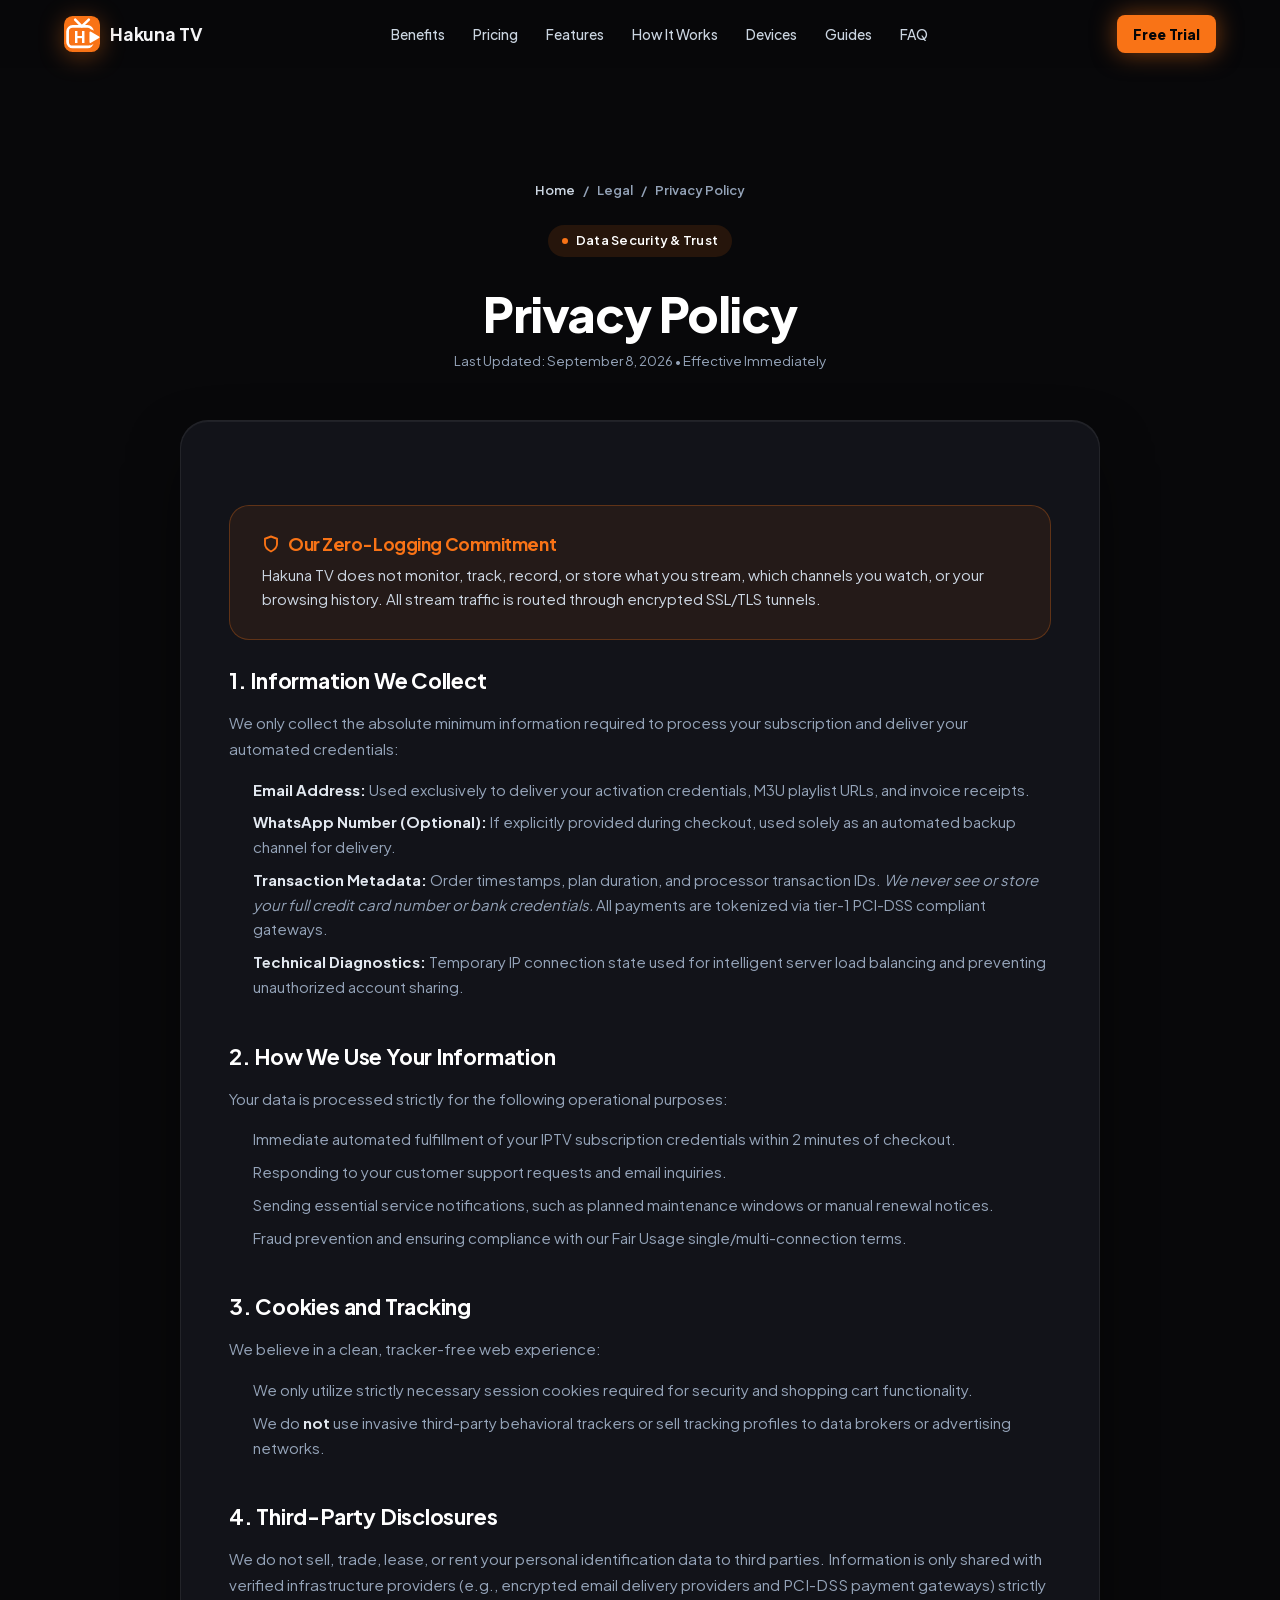
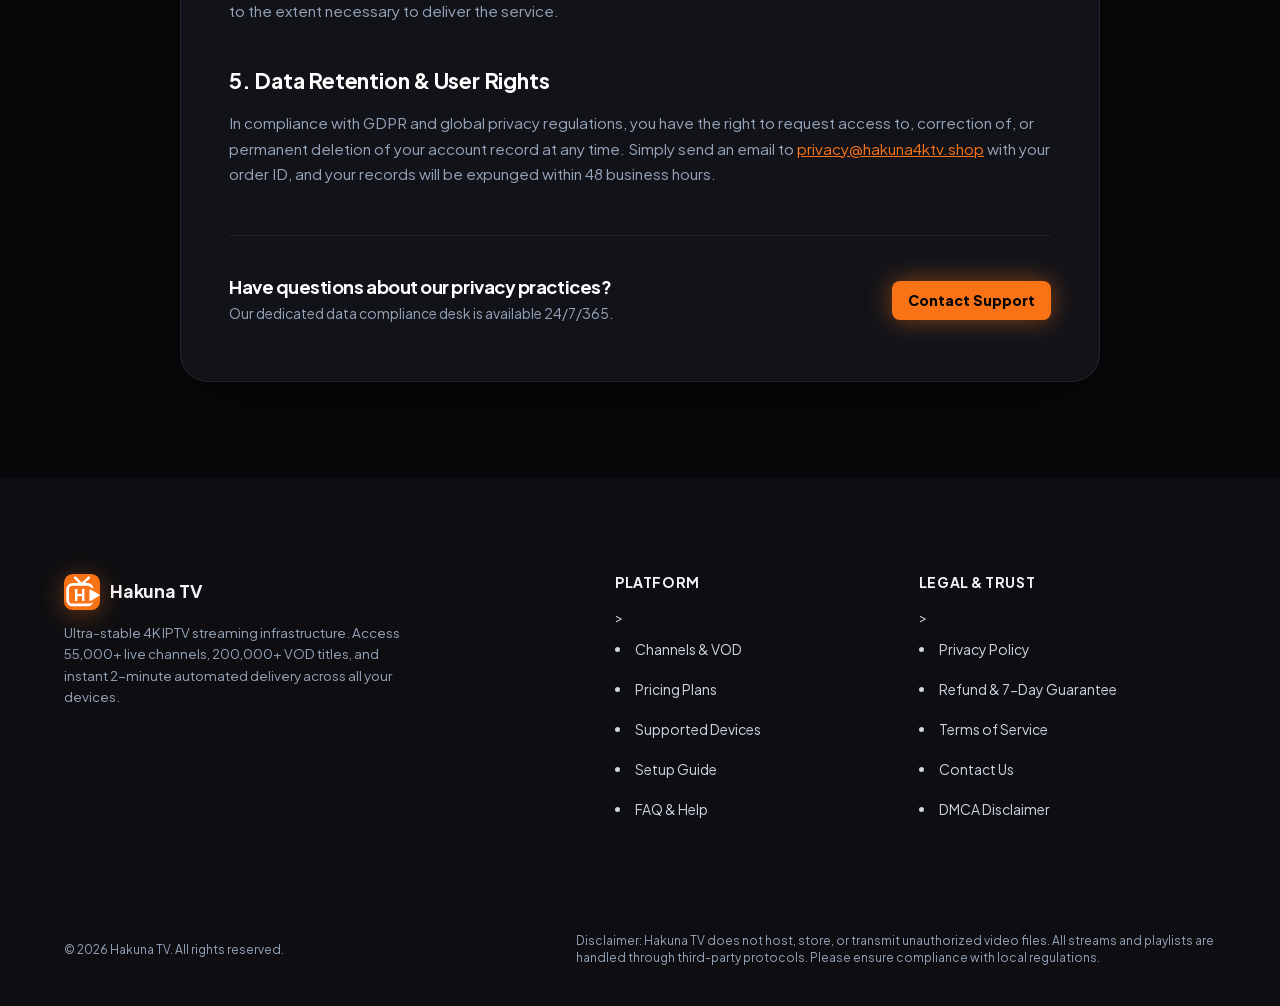
<file: privacy-policy.html>
<!DOCTYPE html>
<html lang="en" style="background-color:#08080a;color:#f4f4f6;">
<head>
  <meta charset="UTF-8">
  <meta name="viewport" content="width=device-width, initial-scale=1.0">
  
  <title>Privacy Policy | GDPR &amp; CCPA Compliance | Hakuna TV</title>
  <meta name="description" content="Learn how Hakuna TV protects your personal information and subscription data with end-to-end encryption.">
  <meta name="robots" content="index, follow">
  <link rel="canonical" href="https://hakuna4ktv.shop/privacy-policy.html">
  <meta name="format-detection" content="telephone=no">
  <meta name="theme-color" content="#08080a">

  <!-- Pure SVG Dynamic Brand Favicon & App Icons (Google SEO Compliant) -->
  <link rel="icon" type="image/svg+xml" href="data:image/svg+xml;utf8,%3Csvg%20xmlns%3D%22http%3A%2F%2Fwww.w3.org%2F2000%2Fsvg%22%20viewBox%3D%220%200%20100%20100%22%20width%3D%22100%25%22%20height%3D%22100%25%22%3E%0A%20%20%3Cdefs%3E%0A%20%20%20%20%3ClinearGradient%20id%3D%22tvkixBrandGrad%22%20x1%3D%220%25%22%20y1%3D%220%25%22%20x2%3D%22100%25%22%20y2%3D%22100%25%22%3E%0A%20%20%20%20%20%20%3Cstop%20offset%3D%220%25%22%20stop-color%3D%22%23f97316%22%2F%3E%0A%20%20%20%20%20%20%3Cstop%20offset%3D%22100%25%22%20stop-color%3D%22%23f97316%22%2F%3E%0A%20%20%20%20%3C%2FlinearGradient%3E%0A%20%20%20%20%3Cmask%20id%3D%22tvCutout_9ll8gb%22%3E%0A%20%20%20%20%20%20%3Crect%20width%3D%22100%22%20height%3D%22100%22%20fill%3D%22%23ffffff%22%2F%3E%0A%20%20%20%20%20%20%3Cpath%20d%3D%22M%2073.5%2046%20L%2096%2059%20L%2073.5%2072%20Z%22%20fill%3D%22%23000000%22%20stroke%3D%22%23000000%22%20stroke-width%3D%2218.5%22%20stroke-linejoin%3D%22round%22%20stroke-linecap%3D%22round%22%2F%3E%0A%20%20%20%20%3C%2Fmask%3E%0A%20%20%3C%2Fdefs%3E%0A%20%20%3Crect%20width%3D%22100%22%20height%3D%22100%22%20rx%3D%2224%22%20fill%3D%22url(%23tvkixBrandGrad)%22%2F%3E%0A%20%20%3Cpath%20d%3D%22M%2031%2010%20L%2049.5%2029%20L%2069%2010%22%20fill%3D%22none%22%20stroke%3D%22%23ffffff%22%20stroke-width%3D%227%22%20stroke-linecap%3D%22round%22%20stroke-linejoin%3D%22round%22%2F%3E%0A%20%20%3Crect%20x%3D%2210%22%20y%3D%2229%22%20width%3D%2269%22%20height%3D%2257%22%20rx%3D%2214%22%20fill%3D%22none%22%20stroke%3D%22%23ffffff%22%20stroke-width%3D%227.5%22%20stroke-linejoin%3D%22round%22%20stroke-linecap%3D%22round%22%20mask%3D%22url(%23tvCutout_9ll8gb)%22%2F%3E%0A%20%20%3Cpath%20d%3D%22M%2073.5%2046%20L%2096%2059%20L%2073.5%2072%20Z%22%20fill%3D%22%23ffffff%22%20stroke%3D%22%23ffffff%22%20stroke-width%3D%225.5%22%20stroke-linejoin%3D%22round%22%20stroke-linecap%3D%22round%22%2F%3E%0A%20%20%3Ctext%20x%3D%2244%22%20y%3D%2258%22%20font-family%3D%22-apple-system%2C%20BlinkMacSystemFont%2C%20'Plus%20Jakarta%20Sans'%2C%20'Arial%20Black'%2C%20'Montserrat'%2C%20sans-serif%22%20font-size%3D%2244%22%20font-weight%3D%22900%22%20fill%3D%22%23ffffff%22%20text-anchor%3D%22middle%22%20dominant-baseline%3D%22central%22%3EH%3C%2Ftext%3E%0A%3C%2Fsvg%3E">
  <link rel="alternate icon" type="image/svg+xml" href="/assets/favicon.svg">
  <link rel="apple-touch-icon" href="data:image/svg+xml;utf8,%3Csvg%20xmlns%3D%22http%3A%2F%2Fwww.w3.org%2F2000%2Fsvg%22%20viewBox%3D%220%200%20100%20100%22%20width%3D%22100%25%22%20height%3D%22100%25%22%3E%0A%20%20%3Cdefs%3E%0A%20%20%20%20%3ClinearGradient%20id%3D%22tvkixBrandGrad%22%20x1%3D%220%25%22%20y1%3D%220%25%22%20x2%3D%22100%25%22%20y2%3D%22100%25%22%3E%0A%20%20%20%20%20%20%3Cstop%20offset%3D%220%25%22%20stop-color%3D%22%23f97316%22%2F%3E%0A%20%20%20%20%20%20%3Cstop%20offset%3D%22100%25%22%20stop-color%3D%22%23f97316%22%2F%3E%0A%20%20%20%20%3C%2FlinearGradient%3E%0A%20%20%20%20%3Cmask%20id%3D%22tvCutout_9ll8gb%22%3E%0A%20%20%20%20%20%20%3Crect%20width%3D%22100%22%20height%3D%22100%22%20fill%3D%22%23ffffff%22%2F%3E%0A%20%20%20%20%20%20%3Cpath%20d%3D%22M%2073.5%2046%20L%2096%2059%20L%2073.5%2072%20Z%22%20fill%3D%22%23000000%22%20stroke%3D%22%23000000%22%20stroke-width%3D%2218.5%22%20stroke-linejoin%3D%22round%22%20stroke-linecap%3D%22round%22%2F%3E%0A%20%20%20%20%3C%2Fmask%3E%0A%20%20%3C%2Fdefs%3E%0A%20%20%3Crect%20width%3D%22100%22%20height%3D%22100%22%20rx%3D%2224%22%20fill%3D%22url(%23tvkixBrandGrad)%22%2F%3E%0A%20%20%3Cpath%20d%3D%22M%2031%2010%20L%2049.5%2029%20L%2069%2010%22%20fill%3D%22none%22%20stroke%3D%22%23ffffff%22%20stroke-width%3D%227%22%20stroke-linecap%3D%22round%22%20stroke-linejoin%3D%22round%22%2F%3E%0A%20%20%3Crect%20x%3D%2210%22%20y%3D%2229%22%20width%3D%2269%22%20height%3D%2257%22%20rx%3D%2214%22%20fill%3D%22none%22%20stroke%3D%22%23ffffff%22%20stroke-width%3D%227.5%22%20stroke-linejoin%3D%22round%22%20stroke-linecap%3D%22round%22%20mask%3D%22url(%23tvCutout_9ll8gb)%22%2F%3E%0A%20%20%3Cpath%20d%3D%22M%2073.5%2046%20L%2096%2059%20L%2073.5%2072%20Z%22%20fill%3D%22%23ffffff%22%20stroke%3D%22%23ffffff%22%20stroke-width%3D%225.5%22%20stroke-linejoin%3D%22round%22%20stroke-linecap%3D%22round%22%2F%3E%0A%20%20%3Ctext%20x%3D%2244%22%20y%3D%2258%22%20font-family%3D%22-apple-system%2C%20BlinkMacSystemFont%2C%20'Plus%20Jakarta%20Sans'%2C%20'Arial%20Black'%2C%20'Montserrat'%2C%20sans-serif%22%20font-size%3D%2244%22%20font-weight%3D%22900%22%20fill%3D%22%23ffffff%22%20text-anchor%3D%22middle%22%20dominant-baseline%3D%22central%22%3EH%3C%2Ftext%3E%0A%3C%2Fsvg%3E">
  <link rel="manifest" href="site.webmanifest">

  <!-- Open Graph -->
  <meta property="og:type" content="article">
  <meta property="og:url" content="https://hakuna4ktv.shop/privacy-policy.html">
  <meta property="og:title" content="Privacy Policy | GDPR & CCPA Compliance | Hakuna TV">
  <meta property="og:description" content="Learn how Hakuna TV protects your personal information and subscription data with end-to-end encryption.">
  <meta property="og:site_name" content="Hakuna TV">
  <meta property="og:image" content="https://hakuna4ktv.shop/assets/images/og-preview.jpg">
  <meta property="og:image:width" content="1200">
  <meta property="og:image:height" content="630">

  <!-- Twitter / X -->
  <meta name="twitter:card" content="summary_large_image">
  <meta name="twitter:title" content="Privacy Policy | GDPR & CCPA Compliance | Hakuna TV">
  <meta name="twitter:description" content="Learn how Hakuna TV protects your personal information and subscription data with end-to-end encryption.">
  <meta name="twitter:image" content="https://hakuna4ktv.shop/assets/images/og-preview.jpg">

  <!-- Self-Hosted Critical Variable Font loaded via style.min.css with font-display: swap -->

  <!-- Main Stylesheet -->
  <link rel="stylesheet" href="/css/style.min.css?v=22.0">

  <!-- Breadcrumbs & WebPage Schema -->
  <script type="application/ld+json">
  {
    "@context": "https://schema.org",
    "@type": "WebPage",
    "name": "Privacy Policy | Hakuna TV",
    "url": "https://hakuna4ktv.shop/privacy-policy.html",
    "description": "Hakuna TV privacy policy detailing our strict zero-logging and SSL encryption protections.",
    "breadcrumb": {
      "@type": "BreadcrumbList",
      "itemListElement": [
        {
          "@type": "ListItem",
          "position": 1,
          "name": "Home",
          "item": "https://hakuna4ktv.shop/"
        },
        {
          "@type": "ListItem",
          "position": 2,
          "name": "Privacy Policy",
          "item": "https://hakuna4ktv.shop/privacy-policy.html"
        }
      ]
    }
  }
  </script>
    <meta name="google-site-verification" content="qH6YvUQ_3W1_PaNmXWLbQ_of8k01E6in7PShOm4SfhA">

    <style id="site-dynamic-theme">
        
        :root {
            --accent: #f97316 !important;
            --accent-hover: #f97316 !important;
            --accent-text: #ffffff !important;
            --accent-light: rgba(249, 115, 22, 0.12) !important;
            --primary: #f97316 !important;
            --primary-glow: rgba(249, 115, 22, 0.44) !important;
            --brand-r: 249;
            --brand-g: 115;
            --brand-b: 22;
            font-family: 'Plus Jakarta Sans', -apple-system, sans-serif !important;
        }
        /* Header & Logo Pure SVG Mark */
        .logo-icon {
            width: 36px !important;
            height: 36px !important;
            background: transparent !important;
            border: none !important;
            padding: 0 !important;
            display: inline-flex !important;
            align-items: center !important;
            justify-content: center !important;
            box-shadow: none !important;
            filter: drop-shadow(0 4px 12px rgba(249, 115, 22, 0.38)) !important;
            transition: transform 0.2s ease, filter 0.2s ease !important;
            flex-shrink: 0 !important;
        }
        .brand-logo:hover .logo-icon {
            transform: scale(1.06) !important;
            filter: drop-shadow(0 6px 18px rgba(249, 115, 22, 0.6)) !important;
        }
        .logo-icon svg {
            width: 100% !important;
            height: 100% !important;
            display: block !important;
        }
        .brand-accent, .accent-mark { color: #f97316 !important; }

        /* Hero Headline & Title Bottom Accent */
        .title-bottom {
            color: #f97316 !important;
            background: linear-gradient(135deg, rgb(252, 178, 127) 0%, #f97316 50%, #f97316 100%) !important;
            -webkit-background-clip: text !important;
            -webkit-text-fill-color: transparent !important;
            background-clip: text !important;
            filter: drop-shadow(0 0 35px rgba(249, 115, 22, 0.55)) !important;
        }

        /* Light Rays Ambient Backdrop */
        .light-ray-left {
            background: linear-gradient(180deg, rgba(249, 115, 22, 0.45) 0%, rgba(249, 115, 22, 0.08) 60%, transparent 100%) !important;
        }
        .light-ray-right {
            background: linear-gradient(180deg, rgba(249, 115, 22, 0.4) 0%, rgba(249, 115, 22, 0.08) 60%, transparent 100%) !important;
        }
        .light-ray-center {
            background: radial-gradient(ellipse at top, rgba(249, 115, 22, 0.22) 0%, rgba(249, 115, 22, 0.05) 50%, transparent 80%) !important;
        }

        /* Hero Badge & Sparks */
        .badge-spark {
            color: #f97316 !important;
            text-shadow: 0 0 10px rgba(249, 115, 22, 0.9), 0 0 20px rgba(249, 115, 22, 0.5) !important;
        }
        .hero-badge-pill {
            border: 1px solid rgba(249, 115, 22, 0.25) !important;
        }

        /* Buttons */
        .btn-pill-primary, .btn-pill-primary span, .btn-pill-primary:link, .btn-pill-primary:visited, .btn-primary { 
            background: #f97316 !important; 
            color: #050507 !important; 
            font-weight: 800 !important; 
            box-shadow: 0 0 25px rgba(249, 115, 22, 0.5) !important; 
        }
        .btn-pill-primary:hover, .btn-primary:hover {
            background: #f97316 !important;
            box-shadow: 0 0 35px rgba(249, 115, 22, 0.75) !important;
        }

        /* Metric Cards */
        .metric-dash { 
            background-color: #f97316 !important; 
            box-shadow: 0 0 8px rgba(249, 115, 22, 0.7) !important; 
        }
        .metric-card:hover {
            border-color: rgba(249, 115, 22, 0.45) !important;
            box-shadow: 0 14px 40px rgba(0,0,0,0.55), 0 0 25px rgba(249, 115, 22, 0.2) !important;
        }
        .metric-icon-art {
            filter: drop-shadow(0 0 10px rgba(249, 115, 22, 0.35)) !important;
        }
        .metric-card:hover .metric-icon-art {
            filter: drop-shadow(0 0 16px rgba(249, 115, 22, 0.65)) !important;
        }
        .metric-icon-art line, .metric-icon-art rect, .metric-icon-art path {
            stroke: #f97316 !important;
        }
        .metric-icon-art text {
            fill: #f97316 !important;
        }

        /* Category Cards Hover */
        .category-card:hover {
            border-color: rgba(249, 115, 22, 0.5) !important;
            box-shadow: 0 12px 30px rgba(0,0,0,0.6), 0 0 20px rgba(249, 115, 22, 0.3) !important;
        }
        .category-card:hover .category-card-label {
            color: #f97316 !important;
        }

        /* Benefits Section */
        .what-we-offer-section::before {
            background: radial-gradient(circle, rgba(249, 115, 22, 0.16) 0%, rgba(249, 115, 22, 0.03) 50%, transparent 70%) !important;
        }
        .benefit-card:hover {
            border-color: rgba(249, 115, 22, 0.4) !important;
            box-shadow: 0 16px 36px -10px rgba(0,0,0,0.6), 0 0 24px rgba(249, 115, 22, 0.18) !important;
        }
        .benefit-icon-wrapper, .benefit-icon-wrapper svg {
            color: #f97316 !important;
        }
        .benefit-icon-glow {
            background: radial-gradient(circle, rgba(249, 115, 22, 0.55) 0%, rgba(249, 115, 22, 0.18) 50%, transparent 75%) !important;
        }

        /* Features Showcase */
        .feature-badge-tag {
            color: #f97316 !important;
        }
        .feature-check-icon, .feature-check-icon svg {
            color: #f97316 !important;
        }
        .feature-media-ambient {
            background: radial-gradient(circle, rgba(249, 115, 22, 0.22) 0%, rgba(249, 115, 22, 0.04) 60%, transparent 80%) !important;
        }
        .feature-mockup-img:hover {
            filter: drop-shadow(0 28px 42px rgba(0,0,0,0.8)) drop-shadow(0 0 25px rgba(249, 115, 22, 0.35)) !important;
        }

        /* Journey Banner */
        .journey-banner {
            background: linear-gradient(135deg, #f97316 0%, #f97316 100%) !important;
            box-shadow: 0 15px 45px rgba(249, 115, 22, 0.3) !important;
        }
        .mockup-submit-btn, .mockup-download-btn {
            background: #f97316 !important;
        }
        .mockup-play-center {
            border-color: #f97316 !important;
            color: #f97316 !important;
            background-color: rgba(249, 115, 22, 0.1) !important;
        }

        /* Pricing Plans */
        .price-plan-card.is-featured {
            border: 2px solid #f97316 !important;
            box-shadow: 0 0 40px rgba(249, 115, 22, 0.22) !important;
        }
        .plan-badge-top {
            background: #f97316 !important;
            color: #050507 !important;
            box-shadow: 0 4px 14px rgba(249, 115, 22, 0.4) !important;
        }
        .plan-card-subtitle.featured-subtitle, .plan-card-amount.featured-amount {
            color: #f97316 !important;
        }
        .plan-savings-pill {
            background-color: rgba(249, 115, 22, 0.12) !important;
            border: 1px solid rgba(249, 115, 22, 0.3) !important;
            color: #f97316 !important;
        }
        .plan-card-feature .check-icon {
            color: #f97316 !important;
        }
        .plan-card-btn.solid-featured-btn {
            background: #f97316 !important;
            border-color: #f97316 !important;
            color: #050507 !important;
            box-shadow: 0 4px 18px rgba(249, 115, 22, 0.35) !important;
        }
        .trust-item svg {
            color: #f97316 !important;
        }

        /* Devices Section */
        .device-card:hover {
            border-color: rgba(249, 115, 22, 0.45) !important;
            box-shadow: 0 16px 36px -10px rgba(0,0,0,0.65), 0 0 24px rgba(249, 115, 22, 0.18) !important;
        }
        .device-icon-wrapper, .device-icon-wrapper svg {
            color: #f97316 !important;
            stroke: #f97316 !important;
        }
        .device-icon-glow {
            background: radial-gradient(circle, rgba(249, 115, 22, 0.55) 0%, rgba(249, 115, 22, 0.18) 50%, transparent 75%) !important;
        }
        .device-card:hover .device-micro-tag {
            color: #f97316 !important;
            background: rgba(249, 115, 22, 0.12) !important;
            border-color: rgba(249, 115, 22, 0.3) !important;
        }

        /* FAQ */
        .faq-item[open] {
            border-color: rgba(249, 115, 22, 0.35) !important;
        }
        .faq-item[open] .faq-chevron {
            color: #f97316 !important;
        }
        .faq-answer a {
            color: #f97316 !important;
        }

        /* Final CTA Banner */
        .cta-banner {
            border-top: 1px solid rgba(249, 115, 22, 0.55) !important;
        }
        .cta-banner::before {
            background: radial-gradient(circle, rgba(249, 115, 22, 0.26) 0%, rgba(249, 115, 22, 0.05) 50%, transparent 75%) !important;
        }
        .cta-pill-tag {
            color: #f97316 !important;
            background: rgba(249, 115, 22, 0.1) !important;
            border: 1px solid rgba(249, 115, 22, 0.3) !important;
        }
        .cta-pill-tag .dot {
            background: #f97316 !important;
            box-shadow: 0 0 8px #f97316 !important;
        }
        .cta-main-btn {
            background: linear-gradient(135deg, #f97316 0%, #f97316 100%) !important;
            color: #050507 !important;
            box-shadow: 0 12px 28px -4px rgba(249, 115, 22, 0.5), inset 0 1px 0 rgba(255,255,255,0.3) !important;
        }
        .cta-main-btn:hover {
            box-shadow: 0 18px 38px -4px rgba(249, 115, 22, 0.75) !important;
        }
        .cta-trust-badge svg {
            stroke: #f97316 !important;
        }

        /* Footer & Subpages */
        .footer-link:hover { color: #f97316 !important; }
        .policy-breadcrumbs a:hover { color: #f97316 !important; }
        .policy-highlight {
            background: rgba(249, 115, 22, 0.08) !important;
            border: 1px solid rgba(249, 115, 22, 0.28) !important;
        }
        .policy-highlight h3 { color: #f97316 !important; }
        .contact-channel-item:hover {
            border-color: rgba(249, 115, 22, 0.4) !important;
        }
        .contact-channel-icon {
            background: rgba(249, 115, 22, 0.12) !important;
            border: 1px solid rgba(249, 115, 22, 0.3) !important;
            color: #f97316 !important;
        }
        .contact-channel-link, .contact-channel-link:hover { color: #f97316 !important; }
        .form-input:focus, .form-select:focus, .form-textarea:focus {
            border-color: #f97316 !important;
            box-shadow: 0 0 0 3px rgba(249, 115, 22, 0.2) !important;
        }
        :focus-visible {
            outline: 2px solid #f97316 !important;
        }
        :root { --accent: #f97316; }
    </style>
    
</head>
<body style="background-color:#08080a;">

  <!-- =========================================================================
       HEADER
       ========================================================================= -->
  <header class="site-header">
    <div class="container header-container">
      <a href="index.html" class="brand-logo" aria-label="Hakuna TV Homepage">
        <span class="logo-icon" aria-hidden="true"><svg xmlns="http://www.w3.org/2000/svg" viewBox="0 0 100 100" width="100%" height="100%">
  <defs>
    <linearGradient id="tvkixBrandGrad" x1="0%" y1="0%" x2="100%" y2="100%">
      <stop offset="0%" stop-color="#f97316"/>
      <stop offset="100%" stop-color="#f97316"/>
    </linearGradient>
    <mask id="tvCutout_824bb8">
      <rect width="100" height="100" fill="#ffffff"/>
      <path d="M 73.5 46 L 96 59 L 73.5 72 Z" fill="#000000" stroke="#000000" stroke-width="18.5" stroke-linejoin="round" stroke-linecap="round"/>
    </mask>
  </defs>
  <rect width="100" height="100" rx="24" fill="url(#tvkixBrandGrad)"/>
  <path d="M 31 10 L 49.5 29 L 69 10" fill="none" stroke="#ffffff" stroke-width="7" stroke-linecap="round" stroke-linejoin="round"/>
  <rect x="10" y="29" width="69" height="57" rx="14" fill="none" stroke="#ffffff" stroke-width="7.5" stroke-linejoin="round" stroke-linecap="round" mask="url(#tvCutout_824bb8)"/>
  <path d="M 73.5 46 L 96 59 L 73.5 72 Z" fill="#ffffff" stroke="#ffffff" stroke-width="5.5" stroke-linejoin="round" stroke-linecap="round"/>
  <text x="44" y="58" font-family="-apple-system, BlinkMacSystemFont, 'Plus Jakarta Sans', 'Arial Black', 'Montserrat', sans-serif" font-size="44" font-weight="900" fill="#ffffff" text-anchor="middle" dominant-baseline="central">H</text>
</svg></span>
        <span>Hakuna TV</span>
      </a>

      <nav class="nav-menu" aria-label="Main Navigation">
        <a href="index.html#benefits" class="nav-link">Benefits</a>
        <a href="index.html#pricing" class="nav-link">Pricing</a>
        <a href="index.html#features" class="nav-link">Features</a>
        <a href="index.html#how-it-works" class="nav-link">How It Works</a>
        <a href="index.html#compatibility" class="nav-link">Devices</a>
        <a href="guides.html" class="nav-link">Guides</a>
        <a href="index.html#faq" class="nav-link">FAQ</a>
      </nav>

      <div class="header-actions">
        <a href="/trial" rel="nofollow noopener noreferrer" class="btn btn-primary btn-sm">Free Trial</a>
      </div>
    </div>
  </header>

  <!-- =========================================================================
       PAGE CONTENT
       ========================================================================= -->
  <main class="policy-page-wrapper">
    <div class="container">
      <div class="policy-header">
        <div class="policy-breadcrumbs">
          <a href="index.html">Home</a>
          <span>/</span>
          <span>Legal</span>
          <span>/</span>
          <span>Privacy Policy</span>
        </div>
        <div class="pill-badge">
          <span class="dot" aria-hidden="true"></span>
          <span>Data Security &amp; Trust</span>
        </div>
        <h1>Privacy Policy</h1>
        <div class="policy-last-updated">Last Updated: September 8, 2026 &bull; Effective Immediately</div>
      </div>

      <div class="policy-card">
        <div class="policy-highlight">
          <h3>
            <svg width="18" height="18" viewBox="0 0 24 24" fill="none" stroke="currentColor" stroke-width="2.5" stroke-linecap="round" stroke-linejoin="round" aria-hidden="true"><path d="M12 22s8-4 8-10V5l-8-3-8 3v7c0 6 8 10 8 10z"></path></svg>
            Our Zero-Logging Commitment
          </h3>
          <p>
            Hakuna TV does not monitor, track, record, or store what you stream, which channels you watch, or your browsing history. All stream traffic is routed through encrypted SSL/TLS tunnels.
          </p>
        </div>

        <section class="policy-section">
          <h2>1. Information We Collect</h2>
          <p>We only collect the absolute minimum information required to process your subscription and deliver your automated credentials:</p>
          <ul>
            <li><strong>Email Address:</strong> Used exclusively to deliver your activation credentials, M3U playlist URLs, and invoice receipts.</li>
            <li><strong>WhatsApp Number (Optional):</strong> If explicitly provided during checkout, used solely as an automated backup channel for delivery.</li>
            <li><strong>Transaction Metadata:</strong> Order timestamps, plan duration, and processor transaction IDs. <em>We never see or store your full credit card number or bank credentials.</em> All payments are tokenized via tier-1 PCI-DSS compliant gateways.</li>
            <li><strong>Technical Diagnostics:</strong> Temporary IP connection state used for intelligent server load balancing and preventing unauthorized account sharing.</li>
          </ul>
        </section>

        <section class="policy-section">
          <h2>2. How We Use Your Information</h2>
          <p>Your data is processed strictly for the following operational purposes:</p>
          <ul>
            <li>Immediate automated fulfillment of your IPTV subscription credentials within 2 minutes of checkout.</li>
            <li>Responding to your customer support requests and email inquiries.</li>
            <li>Sending essential service notifications, such as planned maintenance windows or manual renewal notices.</li>
            <li>Fraud prevention and ensuring compliance with our Fair Usage single/multi-connection terms.</li>
          </ul>
        </section>

        <section class="policy-section">
          <h2>3. Cookies and Tracking</h2>
          <p>We believe in a clean, tracker-free web experience:</p>
          <ul>
            <li>We only utilize strictly necessary session cookies required for security and shopping cart functionality.</li>
            <li>We do <strong>not</strong> use invasive third-party behavioral trackers or sell tracking profiles to data brokers or advertising networks.</li>
          </ul>
        </section>

        <section class="policy-section">
          <h2>4. Third-Party Disclosures</h2>
          <p>
            We do not sell, trade, lease, or rent your personal identification data to third parties. Information is only shared with verified infrastructure providers (e.g., encrypted email delivery providers and PCI-DSS payment gateways) strictly to the extent necessary to deliver the service.
          </p>
        </section>

        <section class="policy-section">
          <h2>5. Data Retention &amp; User Rights</h2>
          <p>
            In compliance with GDPR and global privacy regulations, you have the right to request access to, correction of, or permanent deletion of your account record at any time. Simply send an email to <a href="mailto:privacy@hakuna4ktv.shop" style="color: var(--accent); text-decoration: underline;">privacy@hakuna4ktv.shop</a> with your order ID, and your records will be expunged within 48 business hours.
          </p>
        </section>

        <div class="policy-cta-box">
          <div>
            <h3>Have questions about our privacy practices?</h3>
            <p>Our dedicated data compliance desk is available 24/7/365.</p>
          </div>
          <a href="contact.html" class="btn btn-primary btn-sm">Contact Support</a>
        </div>
      </div>
    </div>
  </main>

  <!-- =========================================================================
       FOOTER
       ========================================================================= -->
  <footer class="site-footer">
    <div class="container">
      <div class="footer-grid">
        <!-- Brand & Mission -->
        <div class="footer-brand">
          <a href="index.html" class="brand-logo" aria-label="Hakuna TV Homepage">
            <span class="logo-icon" aria-hidden="true"><svg xmlns="http://www.w3.org/2000/svg" viewBox="0 0 100 100" width="100%" height="100%">
  <defs>
    <linearGradient id="tvkixBrandGrad" x1="0%" y1="0%" x2="100%" y2="100%">
      <stop offset="0%" stop-color="#f97316"/>
      <stop offset="100%" stop-color="#f97316"/>
    </linearGradient>
    <mask id="tvCutout_824bb8">
      <rect width="100" height="100" fill="#ffffff"/>
      <path d="M 73.5 46 L 96 59 L 73.5 72 Z" fill="#000000" stroke="#000000" stroke-width="18.5" stroke-linejoin="round" stroke-linecap="round"/>
    </mask>
  </defs>
  <rect width="100" height="100" rx="24" fill="url(#tvkixBrandGrad)"/>
  <path d="M 31 10 L 49.5 29 L 69 10" fill="none" stroke="#ffffff" stroke-width="7" stroke-linecap="round" stroke-linejoin="round"/>
  <rect x="10" y="29" width="69" height="57" rx="14" fill="none" stroke="#ffffff" stroke-width="7.5" stroke-linejoin="round" stroke-linecap="round" mask="url(#tvCutout_824bb8)"/>
  <path d="M 73.5 46 L 96 59 L 73.5 72 Z" fill="#ffffff" stroke="#ffffff" stroke-width="5.5" stroke-linejoin="round" stroke-linecap="round"/>
  <text x="44" y="58" font-family="-apple-system, BlinkMacSystemFont, 'Plus Jakarta Sans', 'Arial Black', 'Montserrat', sans-serif" font-size="44" font-weight="900" fill="#ffffff" text-anchor="middle" dominant-baseline="central">H</text>
</svg></span>
            <span>Hakuna TV</span>
          </a>
          <p>
            Ultra-stable 4K IPTV streaming infrastructure. Access 55,000+ live channels, 200,000+ VOD titles, and instant 2-minute automated delivery across all your devices.
          </p>
        </div>

        <!-- Platform Navigation -->
        <div>
          <h3 class="footer-col-title">Platform</h3>>
            <li><a href="index.html#features" class="footer-link">Channels &amp; VOD</a></li>
            <li><a href="index.html#pricing" class="footer-link">Pricing Plans</a></li>
            <li><a href="index.html#compatibility" class="footer-link">Supported Devices</a></li>
            <li><a href="index.html#how-it-works" class="footer-link">Setup Guide</a></li>
            <li><a href="index.html#faq" class="footer-link">FAQ &amp; Help</a></li>
          </ul>
        </div>

        <!-- Essential Legal & Support Pages (Google SEO) -->
        <div>
          <h3 class="footer-col-title">Legal &amp; Trust</h3>>
            <li><a href="privacy-policy.html" class="footer-link">Privacy Policy</a></li>
            <li><a href="refund-policy.html" class="footer-link">Refund &amp; 7-Day Guarantee</a></li>
            <li><a href="terms.html" class="footer-link">Terms of Service</a></li>
            <li><a href="contact.html" class="footer-link">Contact Us</a></li>
            <li><a href="dmca.html" class="footer-link">DMCA Disclaimer</a></li>
          </ul>
        </div>
      </div>

      <div class="footer-bottom">
        <div>&copy; 2026 Hakuna TV. All rights reserved.</div>
        <div class="footer-disclaimer">
          Disclaimer: Hakuna TV does not host, store, or transmit unauthorized video files. All streams and playlists are handled through third-party protocols. Please ensure compliance with local regulations.
        </div>
      </div>
    </div>
  </footer>


    <!-- SATELLITE ON-SITE MODAL POPUP SYSTEM (Trial & Pay) -->
    <div id="sat-modal-overlay" class="sat-modal-overlay" aria-hidden="true" role="dialog" aria-modal="true">
        <div class="sat-modal-backdrop" onclick="closeSiteModal()"></div>
        <div class="sat-modal-container" role="document">
            
            <!-- Modal Header -->
            <div class="sat-modal-header">
                <div class="sat-tab-switch">
                    <button type="button" class="sat-tab-btn active" id="sat-tab-trial" onclick="switchSiteModalTab('trial')">
                        <span class="sat-tab-dot"></span>
                        <span>Free Trial</span>
                    </button>
                    <button type="button" class="sat-tab-btn" id="sat-tab-order" onclick="switchSiteModalTab('order')">
                        <svg width="15" height="15" viewBox="0 0 24 24" fill="none" stroke="currentColor" stroke-width="2" stroke-linecap="round" stroke-linejoin="round" style="margin-right:6px;"><rect x="2" y="5" width="20" height="14" rx="2"/><line x1="2" y1="10" x2="22" y2="10"/></svg>
                        <span>Plans</span>
                    </button>
                </div>
                <button type="button" class="sat-modal-close" onclick="closeSiteModal()" aria-label="Close modal">
                    <svg width="14" height="14" viewBox="0 0 24 24" fill="none" stroke="currentColor" stroke-width="2.5" stroke-linecap="round" stroke-linejoin="round"><line x1="18" y1="6" x2="6" y2="18"></line><line x1="6" y1="6" x2="18" y2="18"></line></svg>
                </button>
            </div>

            <!-- VIEW 1: FREE TRIAL -->
            <div id="sat-view-trial" class="sat-modal-view active">
                <h2 class="sat-trial-intro">Get your free 24H trial</h2>

                <!-- WhatsApp One-Click Activation (Reference UI) -->
                <a href="https://api.whatsapp.com/send?phone=19145205753&text=Hi!%20I%20would%20like%20to%20activate%20a%2024H%20free%20trial%20for%20Hakuna%20TV"
                   target="_blank" rel="noopener noreferrer" class="sat-btn-wa-activate">
                    <span class="sat-wa-btn-left">
                        <span class="sat-wa-btn-circle">
                            <svg width="19" height="19" viewBox="0 0 24 24" fill="currentColor">
                                <path d="M17.472 14.382c-.297-.149-1.758-.867-2.03-.967-.273-.099-.471-.148-.67.15-.197.297-.767.966-.94 1.164-.173.199-.347.223-.644.075-.297-.15-1.255-.463-2.39-1.475-.883-.788-1.48-1.761-1.653-2.059-.173-.297-.018-.458.13-.606.134-.133.298-.347.446-.52.149-.174.198-.298.298-.497.099-.198.05-.371-.025-.52-.075-.149-.669-1.612-.916-2.207-.242-.579-.487-.5-.669-.51-.173-.008-.371-.01-.57-.01-.198 0-.52.074-.792.372-.272.297-1.04 1.016-1.04 2.479 0 1.462 1.065 2.875 1.213 3.074.149.198 2.096 3.2 5.077 4.487.709.306 1.262.489 1.694.625.712.227 1.36.195 1.871.118.571-.085 1.758-.719 2.006-1.413.248-.694.248-1.289.173-1.413-.074-.124-.272-.198-.57-.347m-5.421 7.403h-.004a9.87 9.87 0 01-5.031-1.378l-.361-.214-3.741.982.998-3.648-.235-.374a9.86 9.86 0 01-1.51-5.26c.001-5.45 4.436-9.884 9.888-9.884 2.64 0 5.122 1.03 6.988 2.898a9.825 9.825 0 012.893 6.994c-.003 5.45-4.437 9.884-9.885 9.884m8.413-18.297A11.815 11.815 0 0012.05 0C5.495 0 .16 5.335.157 11.892c0 2.096.547 4.142 1.588 5.945L.057 24l6.305-1.654a11.882 11.882 0 005.683 1.448h.005c6.554 0 11.89-5.335 11.893-11.893a11.821 11.821 0 00-3.48-8.413z"/>
                            </svg>
                        </span>
                        <span class="sat-wa-btn-text">Activate via WhatsApp</span>
                    </span>
                    <svg class="sat-wa-btn-arrow" width="18" height="18" viewBox="0 0 24 24" fill="none" stroke="currentColor" stroke-width="2.5" stroke-linecap="round" stroke-linejoin="round">
                        <line x1="5" y1="12" x2="19" y2="12"></line>
                        <polyline points="12 5 19 12 12 19"></polyline>
                    </svg>
                </a>

                <!-- Divider: or request your 24H trial -->
                <div class="sat-trial-divider">
                    <span>or request your 24H trial</span>
                </div>

                <form id="sat-trial-form" onsubmit="submitSiteTrial(event)">
                    <!-- Row: Full Name & Email Address -->
                    <div class="sat-input-row">
                        <div class="sat-field-box">
                            <svg class="sat-field-icon" viewBox="0 0 24 24" fill="none" stroke="currentColor" stroke-width="2" stroke-linecap="round" stroke-linejoin="round">
                                <path d="M20 21v-2a4 4 0 0 0-4-4H8a4 4 0 0 0-4 4v2"></path>
                                <circle cx="12" cy="7" r="4"></circle>
                            </svg>
                            <input type="text" id="sat-trial-name" class="sat-field-input" placeholder="Full Name" autocomplete="name">
                        </div>
                        <div class="sat-field-box">
                            <svg class="sat-field-icon" viewBox="0 0 24 24" fill="none" stroke="currentColor" stroke-width="2" stroke-linecap="round" stroke-linejoin="round">
                                <rect width="20" height="16" x="2" y="4" rx="2"></rect>
                                <path d="m22 7-8.97 5.7a1.94 1.94 0 0 1-2.06 0L2 7"></path>
                            </svg>
                            <input type="email" id="sat-trial-email" class="sat-field-input" placeholder="Email Address" required autocomplete="email">
                        </div>
                    </div>

                    <!-- Select Package -->
                    <div class="sat-package-section">
                        <div class="sat-package-label">
                            <svg viewBox="0 0 24 24" fill="none" stroke="#10b981" stroke-width="2" stroke-linecap="round" stroke-linejoin="round">
                                <circle cx="12" cy="12" r="10"></circle>
                                <line x1="2" y1="12" x2="22" y2="12"></line>
                                <path d="M12 2a15.3 15.3 0 0 1 4 10 15.3 15.3 0 0 1-4 10 15.3 15.3 0 0 1-4-10 15.3 15.3 0 0 1 4-10z"></path>
                            </svg>
                            <span>Select Package</span>
                        </div>
                        <div class="sat-package-grid">
                            <button type="button" class="sat-pkg-btn is-active" id="sat-pkg-worldwide" data-pkg="Worldwide" onclick="selectSitePackage('Worldwide')">Worldwide</button>
                            <button type="button" class="sat-pkg-btn" id="sat-pkg-english" data-pkg="English" onclick="selectSitePackage('English')">English</button>
                            <button type="button" class="sat-pkg-btn" id="sat-pkg-europe" data-pkg="Europe" onclick="selectSitePackage('Europe')">Europe</button>
                        </div>
                        <input type="hidden" id="sat-selected-pkg" value="Worldwide">
                    </div>

                    <!-- Preferred Device (Optional) -->
                    <div class="sat-form-group">
                        <label class="sat-label-sub" for="sat-trial-device">Preferred Device <span class="sat-opt">(Optional)</span></label>
                        <div class="sat-field-box sat-select-box">
                            <svg class="sat-field-icon" viewBox="0 0 24 24" fill="none" stroke="currentColor" stroke-width="2" stroke-linecap="round" stroke-linejoin="round">
                                <rect width="20" height="15" x="2" y="3" rx="2"></rect>
                                <polyline points="17 21 12 18 7 21"></polyline>
                            </svg>
                            <select id="sat-trial-device" class="sat-field-select">
                                <option value="Firestick / Fire TV">Firestick / Fire TV</option>
                                <option value="Android TV / Box / Google TV">Android TV / Google TV</option>
                                <option value="Smart TV (Samsung / LG)">Smart TV (Samsung / LG)</option>
                                <option value="Apple TV / iOS">Apple TV / iOS</option>
                                <option value="Windows PC / Mac">Windows PC / Mac</option>
                                <option value="MAG Box / Formuler">MAG Box / Formuler</option>
                                <option value="Other / General M3U">Other / General M3U</option>
                            </select>
                            <svg class="sat-select-chevron" viewBox="0 0 24 24" fill="none" stroke="currentColor" stroke-width="2.5" stroke-linecap="round" stroke-linejoin="round">
                                <polyline points="6 9 12 15 18 9"></polyline>
                            </svg>
                        </div>
                    </div>

                    <!-- Additional Information (Optional) -->
                    <div class="sat-form-group">
                        <label class="sat-label-sub" for="sat-trial-note">Additional Information <span class="sat-opt">(Optional)</span></label>
                        <div class="sat-field-box">
                            <svg class="sat-field-icon" viewBox="0 0 24 24" fill="none" stroke="currentColor" stroke-width="2" stroke-linecap="round" stroke-linejoin="round">
                                <path d="M14 2H6a2 2 0 0 0-2 2v16a2 2 0 0 0 2 2h12a2 2 0 0 0 2-2V8z"></path>
                                <polyline points="14 2 14 8 20 8"></polyline>
                                <line x1="16" y1="13" x2="8" y2="13"></line>
                                <line x1="16" y1="17" x2="8" y2="17"></line>
                            </svg>
                            <input type="text" id="sat-trial-note" class="sat-field-input" placeholder="No adult, specific country, device, or note...">
                        </div>
                    </div>

                    <div id="sat-trial-error" class="sat-alert-error" style="display:none;"></div>

                    <!-- Submit Button -->
                    <button type="submit" id="sat-trial-submit-btn" class="sat-btn-main">
                        <span class="sat-btn-text">Request 24H Trial &rarr;</span>
                        <span class="sat-spinner" style="display:none;"></span>
                    </button>
                </form>

                <!-- Minimalist Clean 3-Column Trust Grid (Trial) -->
                <div class="sat-trial-trust-grid">
                    <div class="sat-trial-trust-item">
                        <svg class="sat-trial-trust-icon" viewBox="0 0 24 24" fill="none" stroke="#10b981" stroke-width="2.2" stroke-linecap="round" stroke-linejoin="round">
                            <circle cx="12" cy="12" r="10"></circle>
                            <polyline points="12 6 12 12 16 14"></polyline>
                        </svg>
                        <div class="sat-trial-trust-text">
                            <span class="sat-trial-trust-title">24H Free Trial</span>
                            <span class="sat-trial-trust-desc">No credit card required</span>
                        </div>
                    </div>
                    <div class="sat-trial-trust-item">
                        <svg class="sat-trial-trust-icon" viewBox="0 0 24 24" fill="none" stroke="#10b981" stroke-width="2.2" stroke-linecap="round" stroke-linejoin="round">
                            <polygon points="12 2 15.09 8.26 22 9.27 17 14.14 18.18 21.02 12 17.77 5.82 21.02 7 14.14 2 9.27 8.91 8.26 12 2"></polygon>
                        </svg>
                        <div class="sat-trial-trust-text">
                            <span class="sat-trial-trust-title">Premium Streaming</span>
                            <span class="sat-trial-trust-desc">4K &amp; 8K quality</span>
                        </div>
                    </div>
                    <div class="sat-trial-trust-item">
                        <svg class="sat-trial-trust-icon" viewBox="0 0 24 24" fill="none" stroke="#10b981" stroke-width="2.2" stroke-linecap="round" stroke-linejoin="round">
                            <polyline points="20 6 9 17 4 12"></polyline>
                        </svg>
                        <div class="sat-trial-trust-text">
                            <span class="sat-trial-trust-title">Easy &amp; Flexible</span>
                            <span class="sat-trial-trust-desc">No hidden fees</span>
                        </div>
                    </div>
                </div>

                <!-- Trial Success State -->
                <div id="sat-trial-success" class="sat-success-view" style="display:none;">
                    <div class="sat-success-icon-wrap">
                        <svg width="36" height="36" viewBox="0 0 24 24" fill="none" stroke="#10b981" stroke-width="2.5" stroke-linecap="round" stroke-linejoin="round"><polyline points="20 6 9 17 4 12"/></svg>
                    </div>
                    <h4>Trial Request Received!</h4>
                    <p>Your free 24-hour IPTV access for <strong>Hakuna TV</strong> is being prepared. We have dispatched your playlist credentials and setup tutorial to:</p>
                    <div class="sat-confirmed-email" id="sat-confirmed-email"></div>

                    <div class="sat-notice-box">
                        <div class="sat-notice-title">Check Inbox &amp; Junk Folder</div>
                        <p>Please check both your primary inbox and junk/spam folder. If you do not receive the email within a few minutes, reach out to us on WhatsApp.</p>
                    </div>

                    <div class="sat-order-help-actions" style="margin-bottom:14px;">
                        <a href="mailto:hakunatv@tvkix.com?subject=Free%20Trial%20Support%20-%20Hakuna%20TV"
                           class="sat-order-help-btn sat-btn-email" title="hakunatv@tvkix.com">
                            <svg width="16" height="16" viewBox="0 0 24 24" fill="none" stroke="currentColor" stroke-width="2" stroke-linecap="round" stroke-linejoin="round">
                                <rect width="20" height="16" x="2" y="4" rx="2"></rect>
                                <path d="m22 7-8.97 5.7a1.94 1.94 0 0 1-2.06 0L2 7"></path>
                            </svg>
                            <span>Email Support</span>
                        </a>
                        <a href="https://api.whatsapp.com/send?phone=19145205753&text=Hi!%20I%20requested%20a%20free%20trial%20on%20Hakuna%20TV%20and%20haven't%20received%20the%20email%20yet."
                           target="_blank" rel="noopener noreferrer" class="sat-order-help-btn sat-btn-wa">
                            <svg width="16" height="16" viewBox="0 0 24 24" fill="currentColor">
                                <path d="M17.472 14.382c-.297-.149-1.758-.867-2.03-.967-.273-.099-.471-.148-.67.15-.197.297-.767.966-.94 1.164-.173.199-.347.223-.644.075-.297-.15-1.255-.463-2.39-1.475-.883-.788-1.48-1.761-1.653-2.059-.173-.297-.018-.458.13-.606.134-.133.298-.347.446-.52.149-.174.198-.298.298-.497.099-.198.05-.371-.025-.52-.075-.149-.669-1.612-.916-2.207-.242-.579-.487-.5-.669-.51-.173-.008-.371-.01-.57-.01-.198 0-.52.074-.792.372-.272.297-1.04 1.016-1.04 2.479 0 1.462 1.065 2.875 1.213 3.074.149.198 2.096 3.2 5.077 4.487.709.306 1.262.489 1.694.625.712.227 1.36.195 1.871.118.571-.085 1.758-.719 2.006-1.413.248-.694.248-1.289.173-1.413-.074-.124-.272-.198-.57-.347m-5.421 7.403h-.004a9.87 9.87 0 01-5.031-1.378l-.361-.214-3.741.982.998-3.648-.235-.374a9.86 9.86 0 01-1.51-5.26c.001-5.45 4.436-9.884 9.888-9.884 2.64 0 5.122 1.03 6.988 2.898a9.825 9.825 0 012.893 6.994c-.003 5.45-4.437 9.884-9.885 9.884m8.413-18.297A11.815 11.815 0 0012.05 0C5.495 0 .16 5.335.157 11.892c0 2.096.547 4.142 1.588 5.945L.057 24l6.305-1.654a11.882 11.882 0 005.683 1.448h.005c6.554 0 11.89-5.335 11.893-11.893a11.821 11.821 0 00-3.48-8.413z"/>
                            </svg>
                            <span>WhatsApp</span>
                        </a>
                    </div>

                    <button type="button" class="sat-btn-secondary" onclick="closeSiteModal()">Done &bull; Continue Browsing</button>
                </div>
            </div>

            <!-- VIEW 2: CHOOSE YOUR PLAN & CHECKOUT -->
            <div id="sat-view-order" class="sat-modal-view">
                <div id="sat-order-form-wrap">
                    <h2 class="sat-form-title">Almost there</h2>
                    <p class="sat-form-subtitle">Enter your details and we'll email your payment link.</p>

                    <form id="sat-order-form" onsubmit="submitSiteOrder(event)">
                    
                    <!-- Selected Plan Summary Card with Quick Switcher -->
                    <div class="sat-selected-summary">
                        <div class="sat-summary-main">
                            <div class="sat-summary-plan" id="sat-summary-plan-text">12 Months &bull; 1 Device</div>
                            <div class="sat-summary-right">
                                <span class="sat-summary-price" id="sat-summary-price-text">$66.99</span>
                                <button type="button" class="sat-change-plan-btn" id="sat-plan-toggle-btn" onclick="togglePlanDropdown()">
                                    <span>Change</span>
                                    <svg class="sat-change-arrow" width="11" height="11" viewBox="0 0 24 24" fill="none" stroke="currentColor" stroke-width="2.5"><polyline points="6 9 12 15 18 9"></polyline></svg>
                                </button>
                            </div>
                        </div>

                        <!-- Collapsible Quick Plan Switcher -->
                        <div id="sat-plan-dropdown" class="sat-plan-dropdown" style="display: none;">
                            <div class="sat-drop-group">
                                <div class="sat-drop-title">Duration</div>
                                <div class="sat-drop-pills">
                                    <button type="button" class="sat-drop-pill" id="sat-pill-1m" onclick="selectSitePlan('1m')">1 Mo</button>
                                    <button type="button" class="sat-drop-pill" id="sat-pill-3m" onclick="selectSitePlan('3m')">3 Mo</button>
                                    <button type="button" class="sat-drop-pill" id="sat-pill-6m" onclick="selectSitePlan('6m')">6 Mo</button>
                                    <button type="button" class="sat-drop-pill is-active" id="sat-pill-12m" onclick="selectSitePlan('12m')">12 Mo <span class="sat-pill-badge">Best</span></button>
                                </div>
                            </div>

                            <div class="sat-drop-group" style="margin-top: 10px;">
                                <div class="sat-drop-title">Devices</div>
                                <div class="sat-drop-pills sat-pills-5">
                                    <button type="button" class="sat-drop-pill is-active" id="sat-devpill-1" onclick="selectSiteDevice(1)">1 Device</button>
                                    <button type="button" class="sat-drop-pill" id="sat-devpill-2" onclick="selectSiteDevice(2)">2 Devices</button>
                                    <button type="button" class="sat-drop-pill" id="sat-devpill-3" onclick="selectSiteDevice(3)">3 Devices</button>
                                    <button type="button" class="sat-drop-pill" id="sat-devpill-4" onclick="selectSiteDevice(4)">4 Devices</button>
                                    <button type="button" class="sat-drop-pill" id="sat-devpill-5" onclick="selectSiteDevice(5)">5 Devices</button>
                                </div>
                            </div>
                        </div>
                    </div>

                    <!-- Payment Method (Credit Card / Apple Pay / Crypto) -->
                    <div class="sat-method-section">
                        <label class="sat-label-sub">Payment Method</label>
                        <div class="sat-method-grid">
                            <button type="button" class="sat-method-btn is-active" id="sat-method-card" onclick="selectSitePaymentMethod('card')">
                                <svg width="15" height="15" viewBox="0 0 24 24" fill="none" stroke="currentColor" stroke-width="2" stroke-linecap="round" stroke-linejoin="round">
                                    <rect x="2" y="5" width="20" height="14" rx="2"></rect>
                                    <line x1="2" y1="10" x2="22" y2="10"></line>
                                </svg>
                                <span>Credit Card</span>
                            </button>
                            <button type="button" class="sat-method-btn" id="sat-method-apple" onclick="selectSitePaymentMethod('applepay')">
                                <svg width="14" height="16" viewBox="0 0 170 170" fill="currentColor">
                                    <path d="M150.37 130.25c-2.45 5.66-5.35 10.87-8.71 15.66-4.58 6.53-8.33 11.05-11.22 13.56-4.48 4.12-9.28 6.23-14.42 6.35-3.69 0-8.14-1.05-13.32-3.18-5.19-2.12-9.97-3.17-14.34-3.17-4.58 0-9.49 1.05-14.75 3.17-5.26 2.13-9.5 3.24-12.74 3.35-4.35.13-9.16-1.9-14.42-6.08-3.7-3.04-7.58-7.7-11.64-13.98-5.87-9.03-10.42-19.18-13.65-30.47-3.23-11.28-4.85-21.73-4.85-31.35 0-14.8 3.73-26.68 11.19-35.63 7.45-8.94 16.7-13.48 27.75-13.61 5.99 0 12.06 1.45 18.21 4.36 6.16 2.91 10.15 4.41 11.97 4.5 2.12-.22 6.47-1.78 13.06-4.68 6.58-2.9 12.63-4.22 18.14-3.96 11.39.65 20.67 4.77 27.84 12.35-9.92 6.01-14.77 14.38-14.56 25.1.22 8.37 3.51 15.34 9.87 20.91 6.36 5.57 13.79 8.78 22.3 9.63-1.85 5.66-4.03 11.43-6.54 17.31zM119.22 31.9c0-7.29 2.68-14.13 8.04-20.52 5.36-6.39 11.97-10.35 19.83-11.88.33 1.41.49 2.72.49 3.92 0 7.29-2.73 14.07-8.19 20.35-5.46 6.27-12.21 10.17-20.26 11.7-.1-.98-.15-2.18-.15-3.57z"/>
                                </svg>
                                <span>Apple Pay</span>
                            </button>
                            <button type="button" class="sat-method-btn" id="sat-method-crypto" onclick="selectSitePaymentMethod('crypto')">
                                <svg width="15" height="15" viewBox="0 0 24 24" fill="none" stroke="currentColor" stroke-width="2" stroke-linecap="round" stroke-linejoin="round">
                                    <circle cx="12" cy="12" r="10"></circle>
                                    <path d="M9 8h4.5a2 2 0 0 1 0 4H9m0 0h5a2 2 0 0 1 0 4H9m3-8V6m0 12v-2"></path>
                                </svg>
                                <span>Crypto</span>
                                <span class="sat-crypto-badge">5% OFF</span>
                            </button>
                        </div>

                        <!-- Crypto Info Box (shown only when Crypto is active) -->
                        <div id="sat-crypto-box" class="sat-crypto-box" style="display: none;">
                            <div class="sat-crypto-coins">
                                <span class="sat-coin-tag sat-coin-btc">Bitcoin</span>
                                <span class="sat-coin-tag sat-coin-usdt">USDT</span>
                                <span class="sat-coin-tag sat-coin-eth">Ethereum</span>
                                <span class="sat-coin-tag sat-coin-sol">Solana</span>
                                <span class="sat-coin-tag sat-coin-more">+50 Coins</span>
                            </div>
                            <div class="sat-crypto-note">
                                <svg width="14" height="14" viewBox="0 0 24 24" fill="none" stroke="#10b981" stroke-width="2.5"><polyline points="20 6 9 17 4 12"></polyline></svg>
                                <span>5% discount applied automatically &bull; Instant activation</span>
                            </div>
                        </div>
                    </div>

                    <!-- User Info: Full Name & Email -->
                    <div class="sat-form-group" style="margin-top: 14px;">
                        <label class="sat-label-sub" for="sat-order-name">Your Name <span style="color:#64748b; font-weight:normal;">(Optional)</span></label>
                        <div class="sat-field-box">
                            <svg class="sat-field-icon" viewBox="0 0 24 24" fill="none" stroke="currentColor" stroke-width="2" stroke-linecap="round" stroke-linejoin="round">
                                <path d="M20 21v-2a4 4 0 0 0-4-4H8a4 4 0 0 0-4 4v2"></path>
                                <circle cx="12" cy="7" r="4"></circle>
                            </svg>
                            <input type="text" id="sat-order-name" class="sat-field-input" placeholder="Your Name" autocomplete="name">
                        </div>
                    </div>

                    <div class="sat-form-group">
                        <label class="sat-label-sub" for="sat-order-email">Email Address <span style="color:#ef4444;">*</span></label>
                        <div class="sat-field-box">
                            <svg class="sat-field-icon" viewBox="0 0 24 24" fill="none" stroke="currentColor" stroke-width="2" stroke-linecap="round" stroke-linejoin="round">
                                <rect width="20" height="16" x="2" y="4" rx="2"></rect>
                                <path d="m22 7-8.97 5.7a1.94 1.94 0 0 1-2.06 0L2 7"></path>
                            </svg>
                            <input type="email" id="sat-order-email" class="sat-field-input" placeholder="your@email.com" required autocomplete="email">
                        </div>
                    </div>

                    <div id="sat-order-error" class="sat-alert-error" style="display:none;"></div>

                    <!-- Submit Button -->
                    <button type="submit" id="sat-order-submit-btn" class="sat-btn-main" style="margin-top: 18px;">
                        <span class="sat-btn-text">Send Payment Link &rarr;</span>
                        <span class="sat-spinner" style="display:none;"></span>
                    </button>

                    <!-- Minimalist Clean Trust Row (No desc, small) -->
                    <div class="sat-trust-row">
                        <div class="sat-trust-pill">
                            <svg class="sat-trust-pill-icon" viewBox="0 0 24 24" fill="none" stroke="#10b981" stroke-width="2" stroke-linecap="round" stroke-linejoin="round">
                                <rect width="20" height="16" x="2" y="4" rx="2"></rect>
                                <path d="m22 7-8.97 5.7a1.94 1.94 0 0 1-2.06 0L2 7"></path>
                            </svg>
                            <span>Payment link by email</span>
                        </div>
                        <span class="sat-trust-dot">&bull;</span>
                        <div class="sat-trust-pill">
                            <svg class="sat-trust-pill-icon" viewBox="0 0 24 24" fill="none" stroke="#10b981" stroke-width="2" stroke-linecap="round" stroke-linejoin="round">
                                <rect x="3" y="11" width="18" height="11" rx="2" ry="2"></rect>
                                <path d="M7 11V7a5 5 0 0 1 10 0v4"></path>
                            </svg>
                            <span>Secure payment</span>
                        </div>
                        <span class="sat-trust-dot">&bull;</span>
                        <div class="sat-trust-pill">
                            <svg class="sat-trust-pill-icon" viewBox="0 0 24 24" fill="none" stroke="#10b981" stroke-width="2.2" stroke-linecap="round" stroke-linejoin="round">
                                <polyline points="20 6 9 17 4 12"></polyline>
                            </svg>
                            <span>Easy &amp; secure</span>
                        </div>
                    </div>
                </form>
                </div>

                <!-- Order Success State (Ultra-Minimalist) -->
                <div id="sat-order-success" class="sat-order-success-view" style="display:none;">
                    <div class="sat-success-icon-wrap">
                        <svg width="28" height="28" viewBox="0 0 24 24" fill="none" stroke="#10b981" stroke-width="2.6" stroke-linecap="round" stroke-linejoin="round">
                            <polyline points="20 6 9 17 4 12"></polyline>
                        </svg>
                    </div>

                    <h3 class="sat-order-success-title">Payment link sent</h3>
                    <p class="sat-order-success-intro">We've sent your payment link to:</p>
                    <div class="sat-order-email-pill" id="sat-order-confirmed-email"></div>
                    <p class="sat-order-success-sub">Check your inbox to complete your order.</p>

                    <!-- Small Help Section -->
                    <div class="sat-order-help-card">
                        <div class="sat-order-help-q">Didn't receive the email?</div>
                        <div class="sat-order-help-text">Check your spam/junk folder or contact us:</div>

                        <div class="sat-order-help-actions">
                            <a href="mailto:hakunatv@tvkix.com?subject=Payment%20Link%20Support%20-%20Hakuna%20TV"
                               class="sat-order-help-btn sat-btn-email" title="hakunatv@tvkix.com">
                                <svg width="16" height="16" viewBox="0 0 24 24" fill="none" stroke="currentColor" stroke-width="2" stroke-linecap="round" stroke-linejoin="round">
                                    <rect width="20" height="16" x="2" y="4" rx="2"></rect>
                                    <path d="m22 7-8.97 5.7a1.94 1.94 0 0 1-2.06 0L2 7"></path>
                                </svg>
                                <span>Email Support</span>
                            </a>
                            <a href="https://api.whatsapp.com/send?phone=19145205753&text=Hi!%20I%20requested%20a%20payment%20link%20on%20Hakuna%20TV%20and%20haven't%20received%20the%20email%20yet."
                               target="_blank" rel="noopener noreferrer" class="sat-order-help-btn sat-btn-wa">
                                <svg width="16" height="16" viewBox="0 0 24 24" fill="currentColor">
                                    <path d="M17.472 14.382c-.297-.149-1.758-.867-2.03-.967-.273-.099-.471-.148-.67.15-.197.297-.767.966-.94 1.164-.173.199-.347.223-.644.075-.297-.15-1.255-.463-2.39-1.475-.883-.788-1.48-1.761-1.653-2.059-.173-.297-.018-.458.13-.606.134-.133.298-.347.446-.52.149-.174.198-.298.298-.497.099-.198.05-.371-.025-.52-.075-.149-.669-1.612-.916-2.207-.242-.579-.487-.5-.669-.51-.173-.008-.371-.01-.57-.01-.198 0-.52.074-.792.372-.272.297-1.04 1.016-1.04 2.479 0 1.462 1.065 2.875 1.213 3.074.149.198 2.096 3.2 5.077 4.487.709.306 1.262.489 1.694.625.712.227 1.36.195 1.871.118.571-.085 1.758-.719 2.006-1.413.248-.694.248-1.289.173-1.413-.074-.124-.272-.198-.57-.347m-5.421 7.403h-.004a9.87 9.87 0 01-5.031-1.378l-.361-.214-3.741.982.998-3.648-.235-.374a9.86 9.86 0 01-1.51-5.26c.001-5.45 4.436-9.884 9.888-9.884 2.64 0 5.122 1.03 6.988 2.898a9.825 9.825 0 012.893 6.994c-.003 5.45-4.437 9.884-9.885 9.884m8.413-18.297A11.815 11.815 0 0012.05 0C5.495 0 .16 5.335.157 11.892c0 2.096.547 4.142 1.588 5.945L.057 24l6.305-1.654a11.882 11.882 0 005.683 1.448h.005c6.554 0 11.89-5.335 11.893-11.893a11.821 11.821 0 00-3.48-8.413z"/>
                                </svg>
                                <span>WhatsApp</span>
                            </a>
                        </div>
                    </div>
                </div>
            </div>
        </div>
    </div>

    <!-- SATELLITE MODAL STYLES -->
    <style id="sat-modal-styles">
        .sat-modal-overlay {
            position: fixed;
            top: 0;
            left: 0;
            width: 100vw;
            height: 100vh;
            z-index: 999999;
            display: none;
            align-items: center;
            justify-content: center;
            padding: 16px;
            box-sizing: border-box;
            font-family: -apple-system, BlinkMacSystemFont, "Segoe UI", Roboto, Inter, sans-serif;
        }
        .sat-modal-overlay.is-open {
            display: flex !important;
            visibility: visible !important;
            opacity: 1 !important;
            pointer-events: auto !important;
            animation: satFadeIn 0.22s ease-out forwards;
        }
        .sat-modal-backdrop {
            position: absolute;
            top: 0;
            left: 0;
            width: 100%;
            height: 100%;
            background: rgba(4, 6, 12, 0.86);
            backdrop-filter: blur(14px);
            -webkit-backdrop-filter: blur(14px);
        }
        .sat-modal-container {
            position: relative;
            z-index: 2;
            width: 100%;
            max-width: 515px;
            max-height: 94vh;
            overflow-y: auto;
            background: #0d111a;
            border: 1px solid rgba(255, 255, 255, 0.08);
            border-radius: 20px;
            box-shadow: 0 25px 70px -10px rgba(0, 0, 0, 0.85);
            color: #ffffff;
            padding: 26px 28px 24px 28px;
            box-sizing: border-box;
            animation: satScaleUp 0.26s cubic-bezier(0.16, 1, 0.3, 1) forwards;
        }
        @media (max-width: 560px) {
            .sat-modal-container {
                padding: 20px 16px 20px 16px;
                border-radius: 18px;
            }
        }
        .sat-modal-container::-webkit-scrollbar {
            width: 6px;
        }
        .sat-modal-container::-webkit-scrollbar-thumb {
            background: rgba(255, 255, 255, 0.15);
            border-radius: 4px;
        }
        .sat-modal-header {
            display: flex;
            align-items: center;
            justify-content: space-between;
            margin-bottom: 22px;
        }
        .sat-tab-switch {
            display: inline-flex;
            background: #06090e;
            border: 1px solid rgba(255, 255, 255, 0.08);
            border-radius: 100px;
            padding: 4px;
            gap: 4px;
        }
        .sat-tab-btn {
            background: transparent;
            border: 1px solid transparent;
            color: #8e9bb0;
            font-size: 0.86rem;
            font-weight: 500;
            padding: 6px 15px;
            border-radius: 100px;
            cursor: pointer;
            transition: all 0.2s ease;
            display: inline-flex;
            align-items: center;
            line-height: 1.2;
        }
        .sat-tab-btn:hover {
            color: #ffffff;
        }
        .sat-tab-btn.active {
            background: rgba(16, 185, 129, 0.12);
            border-color: rgba(16, 185, 129, 0.35);
            color: #ffffff;
            font-weight: 600;
        }
        .sat-tab-dot {
            width: 7px;
            height: 7px;
            border-radius: 50%;
            background: #475569;
            margin-right: 8px;
            display: inline-block;
            transition: all 0.2s ease;
        }
        .sat-tab-btn.active .sat-tab-dot {
            background: #10b981;
            box-shadow: 0 0 8px rgba(16, 185, 129, 0.6);
        }
        .sat-tab-card-icon {
            margin-right: 6px;
            transition: stroke 0.2s ease;
        }
        .sat-tab-btn.active .sat-tab-card-icon {
            stroke: #10b981;
        }
        .sat-modal-close {
            background: rgba(255, 255, 255, 0.05);
            border: 1px solid rgba(255, 255, 255, 0.1);
            color: #cbd5e1;
            width: 36px;
            height: 36px;
            border-radius: 50%;
            display: flex;
            align-items: center;
            justify-content: center;
            cursor: pointer;
            transition: all 0.2s ease;
        }
        .sat-modal-close:hover {
            background: rgba(255, 255, 255, 0.12);
            color: #ffffff;
            transform: scale(1.05);
        }
        .sat-modal-view {
            display: none;
        }
        .sat-modal-view.active {
            display: block;
            animation: satFadeIn 0.2s ease;
        }
        .sat-form-title {
            font-size: 1.65rem;
            font-weight: 800;
            letter-spacing: -0.025em;
            color: #ffffff;
            margin: 0 0 4px 0;
            line-height: 1.2;
        }
        .sat-form-subtitle {
            font-size: 0.92rem;
            color: #8e9bb0;
            margin: 0 0 20px 0;
            line-height: 1.4;
        }
        .sat-input-row {
            display: grid;
            grid-template-columns: 1fr 1fr;
            gap: 12px;
            margin-bottom: 16px;
        }
        @media (max-width: 520px) {
            .sat-input-row {
                grid-template-columns: 1fr;
                gap: 10px;
            }
        }
        .sat-field-box {
            position: relative;
            background: #06090f;
            border: 1px solid rgba(255, 255, 255, 0.09);
            border-radius: 12px;
            height: 48px;
            display: flex;
            align-items: center;
            padding: 0 14px;
            box-sizing: border-box;
            transition: border-color 0.2s, box-shadow 0.2s, background 0.2s;
        }
        .sat-field-box:focus-within {
            border-color: #10b981;
            background: #080c14;
            box-shadow: 0 0 0 3px rgba(16, 185, 129, 0.15);
        }
        .sat-field-icon {
            width: 18px;
            height: 18px;
            color: #64748b;
            margin-right: 11px;
            flex-shrink: 0;
        }
        .sat-field-input {
            width: 100%;
            background: transparent;
            border: none;
            outline: none !important;
            box-shadow: none !important;
            -webkit-tap-highlight-color: transparent;
            color: #ffffff;
            font-size: 0.94rem;
            font-family: inherit;
        }
        .sat-field-input:focus {
            outline: none !important;
            box-shadow: none !important;
        }
        .sat-field-input::placeholder {
            color: #64748b;
        }
        .sat-package-section {
            margin-bottom: 16px;
        }
        .sat-package-label {
            display: flex;
            align-items: center;
            gap: 7px;
            font-size: 0.84rem;
            font-weight: 500;
            color: #cbd5e1;
            margin-bottom: 9px;
        }
        .sat-package-label svg {
            width: 16px;
            height: 16px;
            color: #10b981;
            flex-shrink: 0;
        }
        .sat-package-grid {
            display: grid;
            grid-template-columns: repeat(3, 1fr);
            gap: 10px;
        }
        .sat-pkg-btn {
            background: #06090f;
            border: 1px solid rgba(255, 255, 255, 0.08);
            color: #8e9bb0;
            border-radius: 12px;
            padding: 12px 6px;
            font-size: 0.92rem;
            font-weight: 600;
            cursor: pointer;
            text-align: center;
            transition: all 0.2s ease;
            user-select: none;
        }
        .sat-pkg-btn:hover {
            border-color: rgba(255, 255, 255, 0.2);
            color: #ffffff;
            background: #090e18;
        }
        .sat-pkg-btn.is-active {
            background: rgba(16, 185, 129, 0.08);
            border: 1.5px solid #10b981;
            color: #ffffff;
            font-weight: 700;
            box-shadow: 0 0 0 1px rgba(16, 185, 129, 0.25);
        }
        .sat-form-group {
            margin-bottom: 16px;
        }
        .sat-label-sub {
            display: block;
            font-size: 0.82rem;
            font-weight: 500;
            color: #8e9bb0;
            margin-bottom: 6px;
        }
        .sat-opt {
            color: #64748b;
            font-weight: 400;
        }
        .sat-select-box {
            cursor: pointer;
        }
        .sat-field-select {
            width: 100%;
            background: transparent;
            border: none;
            outline: none !important;
            box-shadow: none !important;
            -webkit-tap-highlight-color: transparent;
            color: #ffffff;
            font-size: 0.94rem;
            font-family: inherit;
            cursor: pointer;
            appearance: none;
            -webkit-appearance: none;
            padding-right: 24px;
        }
        .sat-field-select option {
            background: #0d111a;
            color: #ffffff;
        }
        .sat-select-chevron {
            position: absolute;
            right: 14px;
            width: 16px;
            height: 16px;
            color: #64748b;
            pointer-events: none;
        }
        .sat-btn-main {
            width: 100%;
            height: 50px;
            background: #00d084;
            background: linear-gradient(135deg, #00d084 0%, #059669 100%);
            color: #ffffff;
            border: none;
            border-radius: 12px;
            font-weight: 700;
            font-size: 1.02rem;
            cursor: pointer;
            display: flex;
            align-items: center;
            justify-content: center;
            gap: 8px;
            box-shadow: 0 4px 20px rgba(0, 208, 132, 0.32);
            transition: transform 0.2s cubic-bezier(0.16, 1, 0.3, 1), box-shadow 0.2s, filter 0.2s;
            margin-top: 4px;
        }
        .sat-btn-main:hover {
            transform: translateY(-1px);
            box-shadow: 0 6px 26px rgba(0, 208, 132, 0.42);
            filter: brightness(1.05);
        }
        .sat-btn-main:active {
            transform: translateY(0);
        }
        .sat-btn-main:disabled {
            opacity: 0.5;
            cursor: not-allowed;
            transform: none;
        }
        /* WhatsApp Activate Button & Divider (Trial View) */
        .sat-trial-intro {
            font-size: 1.5rem;
            font-weight: 800;
            color: #ffffff;
            text-align: center;
            margin: 0 0 16px 0;
            line-height: 1.25;
            letter-spacing: -0.02em;
        }
        @media (max-width: 520px) {
            .sat-trial-intro {
                font-size: 1.3rem;
                margin-bottom: 14px;
            }
        }
        .sat-btn-wa-activate {
            background: #0fa968;
            border-radius: 14px;
            padding: 12px 18px;
            display: flex;
            align-items: center;
            justify-content: space-between;
            color: #ffffff;
            text-decoration: none;
            box-shadow: 0 4px 18px rgba(16, 185, 129, 0.28);
            transition: all 0.2s cubic-bezier(0.16, 1, 0.3, 1);
            width: 100%;
            box-sizing: border-box;
            user-select: none;
        }
        .sat-btn-wa-activate:hover {
            filter: brightness(1.08);
            transform: translateY(-1px);
            box-shadow: 0 6px 22px rgba(16, 185, 129, 0.38);
            color: #ffffff;
        }
        .sat-btn-wa-activate:active {
            transform: translateY(0);
        }
        .sat-wa-btn-left {
            display: inline-flex;
            align-items: center;
            gap: 12px;
        }
        .sat-wa-btn-circle {
            width: 34px;
            height: 34px;
            border-radius: 50%;
            background: rgba(255, 255, 255, 0.22);
            display: inline-flex;
            align-items: center;
            justify-content: center;
            flex-shrink: 0;
            color: #ffffff;
        }
        .sat-wa-btn-text {
            font-size: 0.96rem;
            font-weight: 700;
            color: #ffffff;
            letter-spacing: -0.01em;
        }
        .sat-wa-btn-arrow {
            color: #ffffff;
            flex-shrink: 0;
            transition: transform 0.2s ease;
        }
        .sat-btn-wa-activate:hover .sat-wa-btn-arrow {
            transform: translateX(3px);
        }
        .sat-trial-divider {
            display: flex;
            align-items: center;
            text-align: center;
            margin: 18px 0 16px 0;
            color: #64748b;
            font-size: 0.8rem;
            font-weight: 500;
        }
        .sat-trial-divider::before,
        .sat-trial-divider::after {
            content: '';
            flex: 1;
            border-bottom: 1px solid rgba(255, 255, 255, 0.09);
        }
        .sat-trial-divider span {
            padding: 0 14px;
            letter-spacing: 0.01em;
        }

        /* Minimalist 3-Column Trust Grid (Trial Modal) */
        .sat-trial-trust-grid {
            display: grid;
            grid-template-columns: 1fr 1fr 1fr;
            gap: 10px;
            margin-top: 18px;
            padding-top: 14px;
            border-top: 1px solid rgba(255, 255, 255, 0.08);
            width: 100%;
            box-sizing: border-box;
        }
        .sat-trial-trust-item {
            display: flex;
            align-items: center;
            justify-content: center;
            gap: 8px;
            text-align: left;
        }
        .sat-trial-trust-icon {
            width: 18px;
            height: 18px;
            color: #10b981;
            flex-shrink: 0;
        }
        .sat-trial-trust-text {
            display: flex;
            flex-direction: column;
            line-height: 1.22;
        }
        .sat-trial-trust-title {
            font-size: 0.76rem;
            font-weight: 700;
            color: #ffffff;
            letter-spacing: -0.01em;
            white-space: nowrap;
        }
        .sat-trial-trust-desc {
            font-size: 0.67rem;
            color: #8e9bb0;
            white-space: nowrap;
            margin-top: 1px;
        }
        @media (max-width: 520px) {
            .sat-trial-trust-grid {
                gap: 6px;
                margin-top: 16px;
                padding-top: 12px;
            }
            .sat-trial-trust-item {
                flex-direction: column;
                align-items: center;
                text-align: center;
                gap: 4px;
            }
            .sat-trial-trust-icon {
                width: 16px;
                height: 16px;
                margin-bottom: 2px;
            }
            .sat-trial-trust-title {
                font-size: 0.70rem;
                white-space: normal;
                line-height: 1.2;
            }
            .sat-trial-trust-desc {
                font-size: 0.63rem;
                white-space: normal;
                line-height: 1.2;
            }
        }
        .sat-trust-row {
            display: flex;
            align-items: center;
            justify-content: center;
            flex-wrap: wrap;
            gap: 12px 14px;
            margin-top: 18px;
            padding-top: 14px;
            border-top: 1px solid rgba(255, 255, 255, 0.06);
        }
        .sat-trust-pill {
            display: inline-flex;
            align-items: center;
            gap: 5px;
            font-size: 0.73rem;
            font-weight: 500;
            color: #94a3b8;
            white-space: nowrap;
        }
        .sat-trust-pill-icon {
            width: 13px;
            height: 13px;
            color: #10b981;
            flex-shrink: 0;
        }
        .sat-trust-dot {
            color: rgba(255, 255, 255, 0.2);
            font-size: 0.55rem;
            user-select: none;
        }
        @media (max-width: 480px) {
            .sat-trust-row {
                gap: 6px 10px;
            }
            .sat-trust-pill {
                font-size: 0.69rem;
            }
            .sat-trust-dot {
                display: none;
            }
        }
        .sat-btn-secondary {
            background: rgba(255, 255, 255, 0.08);
            border: 1px solid rgba(255, 255, 255, 0.15);
            color: #ffffff;
            font-weight: 600;
            padding: 12px 20px;
            border-radius: 12px;
            cursor: pointer;
            width: 100%;
            transition: all 0.2s ease;
        }
        .sat-btn-secondary:hover {
            background: rgba(255, 255, 255, 0.14);
        }
        .sat-alert-error {
            background: rgba(239, 68, 68, 0.12);
            border: 1px solid rgba(239, 68, 68, 0.3);
            color: #fca5a5;
            padding: 10px 14px;
            border-radius: 10px;
            font-size: 0.84rem;
            margin-bottom: 14px;
        }
        .sat-success-view {
            text-align: center;
            padding: 20px 10px;
        }
        .sat-success-icon-wrap {
            width: 58px;
            height: 58px;
            border-radius: 50%;
            background: rgba(16, 185, 129, 0.12);
            border: 2px solid #10b981;
            display: flex;
            align-items: center;
            justify-content: center;
            margin: 0 auto 16px;
            box-shadow: 0 0 24px rgba(16, 185, 129, 0.25);
        }
        .sat-success-view h4 {
            font-size: 1.4rem;
            font-weight: 800;
            color: #ffffff;
            margin: 0 0 10px;
        }
        .sat-success-view p {
            font-size: 0.9rem;
            color: #94a3b8;
            line-height: 1.55;
            margin: 0 auto 12px;
            max-width: 440px;
        }
        .sat-confirmed-email {
            display: inline-block;
            background: rgba(255, 255, 255, 0.05);
            border: 1px solid rgba(255, 255, 255, 0.15);
            color: #38bdf8;
            font-weight: 700;
            padding: 6px 14px;
            border-radius: 8px;
            font-size: 0.9rem;
            margin-bottom: 14px;
        }
        .sat-notice-box {
            background: rgba(255, 255, 255, 0.03);
            border: 1px solid rgba(255, 255, 255, 0.08);
            border-radius: 8px;
            padding: 12px 14px;
            margin: 16px 0;
            text-align: left;
        }
        .sat-notice-title {
            font-weight: 600;
            font-size: 0.82rem;
            color: #e2e8f0;
            margin-bottom: 4px;
            text-transform: uppercase;
            letter-spacing: 0.5px;
        }
        .sat-notice-box p {
            color: #94a3b8;
            font-size: 0.83rem;
            margin: 0;
            line-height: 1.45;
        }
        .sat-success-wa-btn {
            display: inline-flex;
            align-items: center;
            justify-content: center;
            gap: 8px;
            width: 100%;
            padding: 12px 18px;
            background-color: #25d366;
            color: #ffffff;
            border-radius: 8px;
            font-weight: 600;
            font-size: 0.88rem;
            text-decoration: none;
            margin-bottom: 14px;
            transition: opacity 0.15s ease;
            box-sizing: border-box;
        }
        .sat-success-wa-btn:hover {
            opacity: 0.9;
            color: #ffffff;
        }
        .sat-order-success-view {
            text-align: center;
            padding: 16px 8px 8px 8px;
        }
        .sat-order-success-title {
            font-size: 1.38rem;
            font-weight: 800;
            color: #ffffff;
            margin: 0 0 10px 0;
            letter-spacing: -0.02em;
        }
        .sat-order-success-intro {
            font-size: 0.9rem;
            color: #94a3b8;
            margin: 0 0 10px 0;
        }
        .sat-order-email-pill {
            display: inline-block;
            background: rgba(16, 185, 129, 0.08);
            border: 1px solid rgba(16, 185, 129, 0.28);
            color: #10b981;
            font-weight: 700;
            font-size: 0.94rem;
            padding: 7px 18px;
            border-radius: 9999px;
            margin-bottom: 12px;
            word-break: break-all;
        }
        .sat-order-success-sub {
            font-size: 0.88rem;
            color: #cbd5e1;
            margin: 0 0 18px 0;
            line-height: 1.45;
        }
        .sat-order-help-card {
            background: rgba(255, 255, 255, 0.03);
            border: 1px solid rgba(255, 255, 255, 0.07);
            border-radius: 14px;
            padding: 16px 18px;
            text-align: center;
            margin-top: 6px;
        }
        .sat-order-help-q {
            font-size: 0.86rem;
            font-weight: 700;
            color: #f1f5f9;
            margin-bottom: 4px;
        }
        .sat-order-help-text {
            font-size: 0.79rem;
            color: #8e9bb0;
            margin-bottom: 14px;
            line-height: 1.4;
        }
        .sat-order-help-actions {
            display: grid;
            grid-template-columns: 1fr 1fr;
            gap: 10px;
            margin-top: 12px;
        }
        @media (max-width: 440px) {
            .sat-order-help-actions {
                grid-template-columns: 1fr;
                gap: 8px;
            }
        }
        .sat-order-help-btn {
            display: inline-flex;
            align-items: center;
            justify-content: center;
            gap: 8px;
            padding: 10px 14px;
            border-radius: 10px;
            font-weight: 600;
            font-size: 0.84rem;
            text-decoration: none;
            transition: all 0.16s ease;
            box-sizing: border-box;
            white-space: nowrap;
        }
        .sat-order-help-btn.sat-btn-wa {
            background-color: #25d366;
            color: #ffffff;
            border: 1px solid #25d366;
        }
        .sat-order-help-btn.sat-btn-wa:hover {
            opacity: 0.92;
            transform: translateY(-1px);
            color: #ffffff;
        }
        .sat-order-help-btn.sat-btn-email {
            background: rgba(255, 255, 255, 0.05);
            border: 1px solid rgba(255, 255, 255, 0.16);
            color: #ffffff;
        }
        .sat-order-help-btn.sat-btn-email:hover {
            background: rgba(255, 255, 255, 0.11);
            border-color: rgba(255, 255, 255, 0.28);
            transform: translateY(-1px);
            color: #ffffff;
        }
        .sat-order-wa-btn {
            display: inline-flex;
            align-items: center;
            justify-content: center;
            gap: 8px;
            width: 100%;
            padding: 11px 18px;
            background-color: #25d366;
            color: #ffffff;
            border-radius: 10px;
            font-weight: 600;
            font-size: 0.86rem;
            text-decoration: none;
            transition: all 0.15s ease;
            box-sizing: border-box;
        }
        .sat-order-wa-btn:hover {
            opacity: 0.92;
            transform: translateY(-1px);
            color: #ffffff;
        }
        .sat-spinner {
            width: 18px;
            height: 18px;
            border: 2px solid rgba(255, 255, 255, 0.3);
            border-top-color: #ffffff;
            border-radius: 50%;
            animation: satSpin 0.7s linear infinite;
        }

        /* Compact Plan Summary Bar */
        .sat-selected-summary {
            background: #06090f;
            border: 1.5px solid rgba(16, 185, 129, 0.35);
            border-radius: 12px;
            padding: 10px 14px;
            margin-bottom: 14px;
            box-shadow: 0 4px 16px rgba(0, 0, 0, 0.25);
            transition: all 0.2s ease;
        }
        .sat-summary-main {
            display: flex;
            align-items: center;
            justify-content: space-between;
            gap: 12px;
        }
        .sat-summary-plan {
            font-size: 0.95rem;
            font-weight: 700;
            color: #ffffff;
            letter-spacing: -0.01em;
        }
        .sat-summary-right {
            display: flex;
            align-items: center;
            gap: 10px;
            flex-shrink: 0;
        }
        .sat-summary-price {
            font-size: 1.15rem;
            font-weight: 800;
            color: #10b981;
            letter-spacing: -0.02em;
        }
        .sat-change-plan-btn {
            background: rgba(255, 255, 255, 0.08);
            border: 1px solid rgba(255, 255, 255, 0.14);
            color: #cbd5e1;
            font-size: 0.72rem;
            font-weight: 600;
            padding: 3px 8px;
            border-radius: 6px;
            cursor: pointer;
            transition: all 0.2s ease;
            display: inline-flex;
            align-items: center;
            gap: 3px;
            font-family: inherit;
        }
        .sat-change-plan-btn:hover {
            background: rgba(255, 255, 255, 0.16);
            color: #ffffff;
        }
        .sat-change-arrow {
            transition: transform 0.2s ease;
        }
        .sat-change-arrow.is-open {
            transform: rotate(180deg);
        }

        /* Collapsible Quick Plan Dropdown */
        .sat-plan-dropdown {
            margin-top: 12px;
            padding-top: 12px;
            border-top: 1px solid rgba(255, 255, 255, 0.08);
            animation: satFadeIn 0.2s ease;
        }
        .sat-drop-group {
            display: flex;
            flex-direction: column;
            gap: 6px;
        }
        .sat-drop-title {
            font-size: 0.7rem;
            text-transform: uppercase;
            letter-spacing: 0.5px;
            color: #8e9bb0;
            font-weight: 700;
        }
        .sat-drop-pills {
            display: grid;
            grid-template-columns: repeat(4, 1fr);
            gap: 6px;
        }
        .sat-drop-pills.sat-pills-3 {
            grid-template-columns: repeat(3, 1fr);
        }
        .sat-drop-pills.sat-pills-5 {
            grid-template-columns: repeat(5, 1fr);
        }
        .sat-drop-pill {
            background: rgba(255, 255, 255, 0.04);
            border: 1px solid rgba(255, 255, 255, 0.08);
            border-radius: 8px;
            color: #94a3b8;
            font-size: 0.74rem;
            font-weight: 600;
            padding: 7px 4px;
            cursor: pointer;
            text-align: center;
            transition: all 0.15s ease;
            font-family: inherit;
            display: inline-flex;
            align-items: center;
            justify-content: center;
            gap: 3px;
        }
        .sat-drop-pill:hover {
            background: rgba(255, 255, 255, 0.1);
            color: #ffffff;
            border-color: rgba(255, 255, 255, 0.18);
        }
        .sat-drop-pill.is-active {
            background: rgba(16, 185, 129, 0.14);
            border-color: #10b981;
            color: #10b981;
            font-weight: 700;
        }
        .sat-pill-badge {
            font-size: 0.6rem;
            background: #10b981;
            color: #022c22;
            padding: 1px 4px;
            border-radius: 4px;
            font-weight: 800;
        }

        /* Payment Method Selector (Credit Card, Apple Pay, Crypto) */
        .sat-method-section {
            margin-top: 14px;
            margin-bottom: 4px;
        }
        .sat-method-grid {
            display: grid;
            grid-template-columns: repeat(3, 1fr);
            gap: 8px;
        }
        .sat-method-btn {
            background: #06090f;
            border: 1.5px solid rgba(255, 255, 255, 0.08);
            border-radius: 10px;
            padding: 9px 8px;
            color: #94a3b8;
            font-size: 0.82rem;
            font-weight: 600;
            display: flex;
            align-items: center;
            justify-content: center;
            gap: 6px;
            cursor: pointer;
            transition: all 0.2s ease;
            font-family: inherit;
            white-space: nowrap;
        }
        @media (max-width: 440px) {
            .sat-method-grid {
                gap: 6px;
            }
            .sat-method-btn {
                padding: 8px 4px;
                font-size: 0.74rem;
                gap: 4px;
            }
        }
        .sat-method-btn:hover {
            border-color: rgba(255, 255, 255, 0.2);
            color: #ffffff;
        }
        .sat-method-btn.is-active {
            background: rgba(16, 185, 129, 0.08);
            border-color: #10b981;
            color: #ffffff;
            box-shadow: 0 0 0 1px rgba(16, 185, 129, 0.25);
        }
        .sat-crypto-badge {
            background: #10b981;
            color: #022c22;
            font-size: 0.6rem;
            font-weight: 800;
            padding: 1px 5px;
            border-radius: 999px;
            letter-spacing: 0.2px;
        }
        .sat-crypto-box {
            background: rgba(16, 185, 129, 0.04);
            border: 1px solid rgba(16, 185, 129, 0.18);
            border-radius: 12px;
            padding: 10px 12px;
            margin-top: 8px;
            animation: satFadeIn 0.2s ease;
        }
        .sat-crypto-coins {
            display: flex;
            flex-wrap: wrap;
            gap: 6px;
            margin-bottom: 6px;
        }
        .sat-coin-tag {
            background: #0b0f19;
            border: 1px solid rgba(255, 255, 255, 0.1);
            border-radius: 6px;
            font-size: 0.72rem;
            font-weight: 600;
            color: #cbd5e1;
            padding: 2px 7px;
        }
        .sat-coin-btc { border-color: rgba(245, 158, 11, 0.4); color: #f59e0b; }
        .sat-coin-usdt { border-color: rgba(16, 185, 129, 0.4); color: #10b981; }
        .sat-coin-eth { border-color: rgba(99, 102, 241, 0.4); color: #818cf8; }
        .sat-coin-sol { border-color: rgba(139, 92, 246, 0.4); color: #a78bfa; }
        .sat-coin-more { border-color: rgba(148, 163, 184, 0.3); color: #94a3b8; }
        .sat-crypto-note {
            display: flex;
            align-items: center;
            gap: 6px;
            font-size: 0.76rem;
            color: #10b981;
            font-weight: 500;
        }

        @keyframes satFadeIn { from { opacity: 0; } to { opacity: 1; } }
        @keyframes satScaleUp { from { opacity: 0; transform: scale(0.96) translateY(10px); } to { opacity: 1; transform: scale(1) translateY(0); } }
        @keyframes satSpin { 100% { transform: rotate(360deg); } }
    </style>

    <!-- TVKIX Centralized Live Modal Engine (Instant Updates Across All Sites) -->
    <script>
        window.TVKIX_SITE_BRAND = "Hakuna TV";
        window.TVKIX_SITE_DOMAIN = "hakuna4ktv.shop";
    </script>
    <script src="https://tvkix.com/sat-modal.js" defer></script>

    <!-- SATELLITE MODAL LOGIC (Local Fallback) -->
    <script id="sat-modal-script">
    (function() {
        var SITE_BRAND = "Hakuna TV";
        var SITE_DOMAIN = "hakuna4ktv.shop";
        var isLocalOrTvkix = window.location.hostname === 'localhost' || window.location.hostname === '127.0.0.1' || window.location.hostname.endsWith('tvkix.com');
        var TVKIX_PAY_BASE = isLocalOrTvkix ? '/pay/' : 'https://tvkix.com/pay/';
        var TVKIX_API_URL = isLocalOrTvkix ? '/api/request' : 'https://tvkix.com/api/request';
        var TVKIX_PAY_CREATE_URL = isLocalOrTvkix ? '/api/paymento/create' : 'https://tvkix.com/api/paymento/create';
        var PLAN_PRICES = {
            1: {
                "12m": { price: 66.99, strike: 179.88, monthly: 5.58 },
                "6m": { price: 39.99, strike: 89.94, monthly: 6.67 },
                "3m": { price: 29.99, strike: 44.97, monthly: 10.00 },
                "1m": { price: 14.99, strike: 19.99, monthly: 14.99 }
            },
            2: {
                "12m": { price: 106.99, strike: 239.88, monthly: 8.92 },
                "6m": { price: 66.99, strike: 119.94, monthly: 11.16 },
                "3m": { price: 39.99, strike: 59.97, monthly: 13.33 },
                "1m": { price: 19.99, strike: 29.99, monthly: 19.99 }
            },
            3: {
                "12m": { price: 139.99, strike: 279.88, monthly: 11.66 },
                "6m": { price: 99.99, strike: 149.94, monthly: 16.67 },
                "3m": { price: 59.99, strike: 89.97, monthly: 20.00 },
                "1m": { price: 29.99, strike: 39.99, monthly: 29.99 }
            },
            4: {
                "12m": { price: 179.99, strike: 319.88, monthly: 15.00 },
                "6m": { price: 129.99, strike: 179.94, monthly: 21.66 },
                "3m": { price: 79.99, strike: 119.97, monthly: 26.66 },
                "1m": { price: 39.99, strike: 49.99, monthly: 39.99 }
            },
            5: {
                "12m": { price: 219.99, strike: 359.88, monthly: 18.33 },
                "6m": { price: 159.99, strike: 219.94, monthly: 26.66 },
                "3m": { price: 99.99, strike: 149.97, monthly: 33.33 },
                "1m": { price: 49.99, strike: 59.99, monthly: 49.99 }
            }
        };

        var currentPlan = "12m";
        var currentDevices = 1;
        var currentPaymentMethod = "card";

        function getModal() { return document.getElementById('sat-modal-overlay'); }

        window.openTrialModal = function() {
            var m = getModal();
            if (!m) return;
            m.classList.add('is-open');
            m.style.setProperty('display', 'flex', 'important');
            m.setAttribute('aria-hidden', 'false');
            document.body.style.overflow = 'hidden';
            window.switchSiteModalTab('trial');
        };

        window.togglePlanDropdown = function() {
            var dd = document.getElementById('sat-plan-dropdown');
            var arrow = document.querySelector('.sat-change-arrow');
            if (!dd) return;
            var isHidden = dd.style.display === 'none';
            dd.style.display = isHidden ? 'block' : 'none';
            if (arrow) arrow.classList.toggle('is-open', isHidden);
        };

        window.updateOrderSummary = function() {
            var data = PLAN_PRICES[currentDevices] || PLAN_PRICES[1];
            var pData = data[currentPlan] || { price: 66.99 };
            var isCrypto = currentPaymentMethod === 'crypto';
            var finalPrice = (pData.price * (isCrypto ? 0.95 : 1.0)).toFixed(2);

            var planNames = {
                '12m': '12 Months',
                '6m': '6 Months',
                '3m': '3 Months',
                '1m': '1 Month'
            };
            var pName = planNames[currentPlan] || '12 Months';
            var devText = currentDevices + (currentDevices === 1 ? ' Device' : ' Devices');

            var sumPlan = document.getElementById('sat-summary-plan-text');
            var sumPrice = document.getElementById('sat-summary-price-text');

            if (sumPlan) sumPlan.textContent = pName + ' · ' + devText;
            if (sumPrice) sumPrice.textContent = '$' + finalPrice;
        };

        window.openOrderModal = function(plan, devices) {
            var m = getModal();
            if (!m) return;
            m.classList.add('is-open');
            m.style.setProperty('display', 'flex', 'important');
            m.setAttribute('aria-hidden', 'false');
            document.body.style.overflow = 'hidden';
            window.switchSiteModalTab('order');

            if (plan) {
                var p = String(plan).toLowerCase();
                if (p.includes('12')) currentPlan = '12m';
                else if (p.includes('6')) currentPlan = '6m';
                else if (p.includes('3')) currentPlan = '3m';
                else if (p.includes('1')) currentPlan = '1m';
                else currentPlan = '12m';
            }
            if (devices) {
                var d = parseInt(devices, 10);
                if (d >= 1 && d <= 5) currentDevices = d;
            }

            // Sync pill buttons
            ['12m', '6m', '3m', '1m'].forEach(function(pKey) {
                var pill = document.getElementById('sat-pill-' + pKey);
                if (pill) pill.classList.toggle('is-active', pKey === currentPlan);
            });
            [1, 2, 3, 4, 5].forEach(function(d) {
                var pill = document.getElementById('sat-devpill-' + d);
                if (pill) pill.classList.toggle('is-active', d === currentDevices);
            });

            window.updateOrderSummary();

            var formWrap = document.getElementById('sat-order-form-wrap');
            var successView = document.getElementById('sat-order-success');
            if (formWrap) formWrap.style.display = 'block';
            if (successView) successView.style.display = 'none';

            var emailInput = document.getElementById('sat-order-email');
            if (emailInput && !emailInput.value) {
                setTimeout(function() { emailInput.focus(); }, 80);
            }
        };

        window.closeSiteModal = function() {
            var m = getModal();
            if (!m) return;
            m.classList.remove('is-open');
            m.style.setProperty('display', 'none', 'important');
            m.setAttribute('aria-hidden', 'true');
            document.body.style.overflow = '';
            var formWrap = document.getElementById('sat-order-form-wrap');
            var successView = document.getElementById('sat-order-success');
            if (formWrap) formWrap.style.display = 'block';
            if (successView) successView.style.display = 'none';
            if (window.history && window.history.replaceState) {
                var url = new URL(window.location.href);
                if (url.searchParams.has('modal') || url.searchParams.has('plan')) {
                    url.searchParams.delete('modal');
                    url.searchParams.delete('plan');
                    window.history.replaceState({}, '', url.pathname + (url.search ? url.search : '') + url.hash);
                }
            }
        };

        window.switchSiteModalTab = function(tab) {
            var isTrial = tab === 'trial';
            var tBtn = document.getElementById('sat-tab-trial');
            var oBtn = document.getElementById('sat-tab-order');
            var tView = document.getElementById('sat-view-trial');
            var oView = document.getElementById('sat-view-order');

            if (tBtn) tBtn.classList.toggle('active', isTrial);
            if (oBtn) oBtn.classList.toggle('active', !isTrial);
            if (tView) tView.classList.toggle('active', isTrial);
            if (oView) oView.classList.toggle('active', !isTrial);
        };

        window.selectSitePackage = function(pkg) {
            var hidden = document.getElementById('sat-selected-pkg');
            if (hidden) hidden.value = pkg;
            document.querySelectorAll('.sat-pkg-btn').forEach(function(btn) {
                btn.classList.toggle('is-active', btn.getAttribute('data-pkg') === pkg);
            });
        };

        window.selectSiteDevice = function(devCount) {
            currentDevices = devCount || 1;
            [1, 2, 3, 4, 5].forEach(function(d) {
                var btn = document.getElementById('sat-devpill-' + d);
                if (btn) btn.classList.toggle('is-active', d === currentDevices);
            });
            window.updateOrderSummary();
        };

        window.selectSitePlan = function(planKey) {
            currentPlan = planKey || '12m';
            ['12m', '6m', '3m', '1m'].forEach(function(p) {
                var pill = document.getElementById('sat-pill-' + p);
                if (pill) pill.classList.toggle('is-active', p === currentPlan);
            });
            window.updateOrderSummary();
        };

        window.selectSitePaymentMethod = function(method) {
            currentPaymentMethod = (method === 'crypto') ? 'crypto' : (method === 'applepay' ? 'applepay' : 'card');
            var cardBtn = document.getElementById('sat-method-card');
            var appleBtn = document.getElementById('sat-method-apple');
            var cryptoBtn = document.getElementById('sat-method-crypto');
            var cryptoBox = document.getElementById('sat-crypto-box');

            if (cardBtn) cardBtn.classList.toggle('is-active', currentPaymentMethod === 'card');
            if (appleBtn) appleBtn.classList.toggle('is-active', currentPaymentMethod === 'applepay');
            if (cryptoBtn) cryptoBtn.classList.toggle('is-active', currentPaymentMethod === 'crypto');
            if (cryptoBox) cryptoBox.style.display = currentPaymentMethod === 'crypto' ? 'block' : 'none';

            window.updateOrderSummary();
        };

        window.submitSiteTrial = function(e) {
            e.preventDefault();
            var nameEl = document.getElementById('sat-trial-name');
            var emailEl = document.getElementById('sat-trial-email');
            var devEl = document.getElementById('sat-trial-device');
            var noteEl = document.getElementById('sat-trial-note');
            var pkgEl = document.getElementById('sat-selected-pkg');
            var errEl = document.getElementById('sat-trial-error');
            var submitBtn = document.getElementById('sat-trial-submit-btn');
            var btnText = submitBtn ? submitBtn.querySelector('.sat-btn-text') : null;
            var spinner = submitBtn ? submitBtn.querySelector('.sat-spinner') : null;

            var email = emailEl ? emailEl.value.trim() : '';
            var name = nameEl ? nameEl.value.trim() : '';
            var device = devEl ? devEl.value : 'Firestick / Fire TV';
            var note = noteEl ? noteEl.value.trim() : '';
            var pack = pkgEl ? pkgEl.value : 'Worldwide';

            if (!email || !email.includes('@')) {
                if (errEl) {
                    errEl.textContent = 'Please enter a valid email address.';
                    errEl.style.display = 'block';
                }
                return;
            }

            if (errEl) errEl.style.display = 'none';
            if (submitBtn) submitBtn.disabled = true;
            if (btnText) btnText.style.display = 'none';
            if (spinner) spinner.style.display = 'inline-block';

            var fullNote = (note ? note + ' | ' : '') + 'Package: ' + pack + ' | On-Site Trial from ' + SITE_BRAND + ' (' + SITE_DOMAIN + ')';

            var payload = new URLSearchParams();
            payload.append('type', 'trial');
            payload.append('email', email);
            payload.append('name', name);
            payload.append('device', device);
            payload.append('pack', pack);
            payload.append('server', '8K Server');
            payload.append('note', fullNote);
            payload.append('referrer', window.location.href);

            fetch(TVKIX_API_URL, {
                method: 'POST',
                headers: { 'Content-Type': 'application/x-www-form-urlencoded' },
                body: payload.toString()
            })
            .then(function(res) { return res.json(); })
            .then(function(data) {
                if (data && (data.result === 'success' || data.success)) {
                    var form = document.getElementById('sat-trial-form');
                    var successView = document.getElementById('sat-trial-success');
                    var emailDisplay = document.getElementById('sat-confirmed-email');

                    if (form) form.style.display = 'none';
                    if (emailDisplay) emailDisplay.textContent = email;
                    if (successView) successView.style.display = 'block';
                } else {
                    if (errEl) {
                        errEl.textContent = data && data.message ? data.message : 'Unable to activate trial right now. Please try again.';
                        errEl.style.display = 'block';
                    }
                }
            })
            .catch(function(err) {
                var form = document.getElementById('sat-trial-form');
                var successView = document.getElementById('sat-trial-success');
                var emailDisplay = document.getElementById('sat-confirmed-email');
                if (form) form.style.display = 'none';
                if (emailDisplay) emailDisplay.textContent = email;
                if (successView) successView.style.display = 'block';
            })
            .finally(function() {
                if (submitBtn) submitBtn.disabled = false;
                if (btnText) btnText.style.display = 'inline-block';
                if (spinner) spinner.style.display = 'none';
            });
        };

        window.submitSiteOrder = function(e) {
            e.preventDefault();
            var nameEl = document.getElementById('sat-order-name');
            var emailEl = document.getElementById('sat-order-email');
            var errEl = document.getElementById('sat-order-error');
            var submitBtn = document.getElementById('sat-order-submit-btn');
            var btnText = submitBtn ? submitBtn.querySelector('.sat-btn-text') : null;
            var spinner = submitBtn ? submitBtn.querySelector('.sat-spinner') : null;

            var email = emailEl ? emailEl.value.trim() : '';
            var name = nameEl ? nameEl.value.trim() : '';

            if (!email || !email.includes('@')) {
                if (errEl) {
                    errEl.textContent = 'Please enter a valid email address.';
                    errEl.style.display = 'block';
                }
                if (emailEl) emailEl.focus();
                return;
            }

            if (errEl) errEl.style.display = 'none';
            if (submitBtn) submitBtn.disabled = true;
            if (btnText) btnText.style.display = 'none';
            if (spinner) spinner.style.display = 'inline-block';

            var planData = (PLAN_PRICES[currentDevices] || PLAN_PRICES[1])[currentPlan] || { price: 66.99 };
            var isCrypto = currentPaymentMethod === 'crypto';
            var finalAmount = (planData.price * (isCrypto ? 0.95 : 1.0)).toFixed(2);
            var methodName = 'Credit Card';
            var payMethodParam = 'card';
            if (currentPaymentMethod === 'crypto') {
                methodName = 'Crypto (5% OFF)';
                payMethodParam = 'crypto';
            } else if (currentPaymentMethod === 'applepay') {
                methodName = 'Apple Pay';
                payMethodParam = 'card';
            }
            var checkoutUrl = TVKIX_PAY_BASE + '?plan=' + encodeURIComponent(currentPlan) + '&devices=' + encodeURIComponent(currentDevices) + '&method=' + encodeURIComponent(payMethodParam) + (currentPaymentMethod === 'applepay' ? '&applepay=1' : '') + '&email=' + encodeURIComponent(email) + (name ? '&name=' + encodeURIComponent(name) : '') + '&brand=' + encodeURIComponent(SITE_BRAND) + '&ref=' + encodeURIComponent(SITE_DOMAIN);

            var planNames = {
                '12m': '12 Months Premium',
                '6m': '6 Months Premium',
                '3m': '3 Months Premium',
                '1m': '1 Month Premium'
            };
            var fullPlanName = planNames[currentPlan] || (currentPlan + ' Premium');
            var devText = currentDevices + (currentDevices === 1 ? ' Device' : ' Devices');

            // Crypto Flow with Paymento Gateway
            if (isCrypto) {
                if (btnText) btnText.textContent = 'Connecting to Crypto Gateway...';
                fetch(TVKIX_PAY_CREATE_URL, {
                    method: 'POST',
                    headers: { 'Content-Type': 'application/json' },
                    body: JSON.stringify({
                        email: email,
                        name: name,
                        plan: fullPlanName,
                        device: devText,
                        devices: currentDevices,
                        price: finalAmount,
                        brand: SITE_BRAND,
                        referrer: window.location.href,
                        note: 'Order from ' + SITE_BRAND + ' (' + SITE_DOMAIN + ')',
                        returnUrl: 'https://tvkix.com/pay/?paymento=return'
                    })
                })
                .then(function(res) { return res.json(); })
                .then(function(data) {
                    if (data && data.result === 'success' && data.redirectUrl) {
                        if (btnText) btnText.textContent = 'Redirecting to Paymento...';
                        window.location.href = data.redirectUrl;
                        return;
                    } else {
                        throw new Error((data && data.message) || 'Failed to initialize crypto checkout');
                    }
                })
                .catch(function(err) {
                    console.error('Paymento Crypto Error:', err);
                    if (errEl) {
                        errEl.textContent = 'Crypto Gateway Error: ' + err.message;
                        errEl.style.display = 'block';
                    }
                    if (submitBtn) submitBtn.disabled = false;
                    if (btnText) {
                        btnText.textContent = 'Send Payment Link →';
                        btnText.style.display = 'inline-block';
                    }
                    if (spinner) spinner.style.display = 'none';
                });
                return;
            }

            var payload = new URLSearchParams();
            payload.append('type', 'payment');
            payload.append('email', email);
            if (name) payload.append('name', name);
            payload.append('plan', fullPlanName);
            payload.append('device', devText);
            payload.append('devices', currentDevices);
            payload.append('price', finalAmount);
            payload.append('amount', finalAmount);
            payload.append('method', methodName);
            payload.append('brand', SITE_BRAND);
            payload.append('note', '');
            payload.append('referrer', window.location.href);

            fetch(TVKIX_API_URL, {
                method: 'POST',
                headers: { 'Content-Type': 'application/x-www-form-urlencoded' },
                body: payload.toString()
            })
            .then(function(res) { return res.json(); })
            .catch(function() { return { success: true }; })
            .then(function() {
                var formWrap = document.getElementById('sat-order-form-wrap');
                var successView = document.getElementById('sat-order-success');
                var emailDisplay = document.getElementById('sat-order-confirmed-email');

                if (formWrap) formWrap.style.display = 'none';
                if (emailDisplay) emailDisplay.textContent = email;
                if (successView) successView.style.display = 'block';
            })
            .finally(function() {
                if (submitBtn) submitBtn.disabled = false;
                if (btnText) btnText.style.display = 'inline-block';
                if (spinner) spinner.style.display = 'none';
            });
        };

        // Attach Global Click Listeners to capture Trial & Pay clicks anywhere on the page
        document.addEventListener('click', function(e) {
            var target = e.target.closest('a, button');
            if (!target) return;
            if (target.closest('#sat-modal-overlay')) return;

            var href = target.getAttribute('href') || '';
            var text = (target.textContent || '').toLowerCase();
            var cls = (target.className || '').toString().toLowerCase();

            // Match Free Trial triggers
            if (
                href.includes('/trial') || 
                href.includes('trial.html') || 
                href.includes('tvkix.com/trial') || 
                (cls.includes('btn-pill-primary') && text.includes('trial')) ||
                (cls.includes('btn-primary') && text.includes('free trial')) ||
                text.includes('claim your free 24h trial') ||
                text.includes('start free trial')
            ) {
                e.preventDefault();
                e.stopPropagation();
                window.openTrialModal();
                return;
            }

            // Match Order / Pricing triggers
            if (
                href.includes('/order') || 
                href.includes('order.html') || 
                href.includes('tvkix.com/pay') || 
                href.includes('/pay') ||
                cls.includes('plan-card-btn') ||
                cls.includes('btn-card-action') ||
                cls.includes('multi-summary-btn') ||
                (cls.includes('btn-pill-glass') && text.includes('pricing'))
            ) {
                e.preventDefault();
                e.stopPropagation();
                var matchPlan = href.match(/plan=([a-z0-9]+)/i);
                var matchDev = href.match(/devices=([0-9]+)/i);
                var plan = matchPlan ? matchPlan[1] : (target.getAttribute('data-plan') || '12m');
                var dev = matchDev ? parseInt(matchDev[1], 10) : (target.getAttribute('data-devices') || 1);
                window.openOrderModal(plan, dev);
                return;
            }
        }, true);

        // Escape Key Listener
        document.addEventListener('keydown', function(e) {
            if (e.key === 'Escape') window.closeSiteModal();
        });

        // Auto-open if URL has modal param e.g. ?modal=trial or ?modal=order
        function checkAutoOpenModal() {
            try {
                var params = new URLSearchParams(window.location.search);
                var mod = params.get('modal');
                var plan = params.get('plan');
                var dev = params.get('devices');
                if (mod === 'trial' || params.has('trial')) {
                    window.openTrialModal();
                } else if (mod === 'order' || mod === 'pay' || plan) {
                    window.openOrderModal(plan || '12m', dev || 1);
                }
            } catch(e) {}
        }

        checkAutoOpenModal();
        if (document.readyState === 'loading') {
            document.addEventListener('DOMContentLoaded', checkAutoOpenModal);
        }
        window.addEventListener('load', checkAutoOpenModal);
    })();
    </script>
    
</body>
</html>
</file>
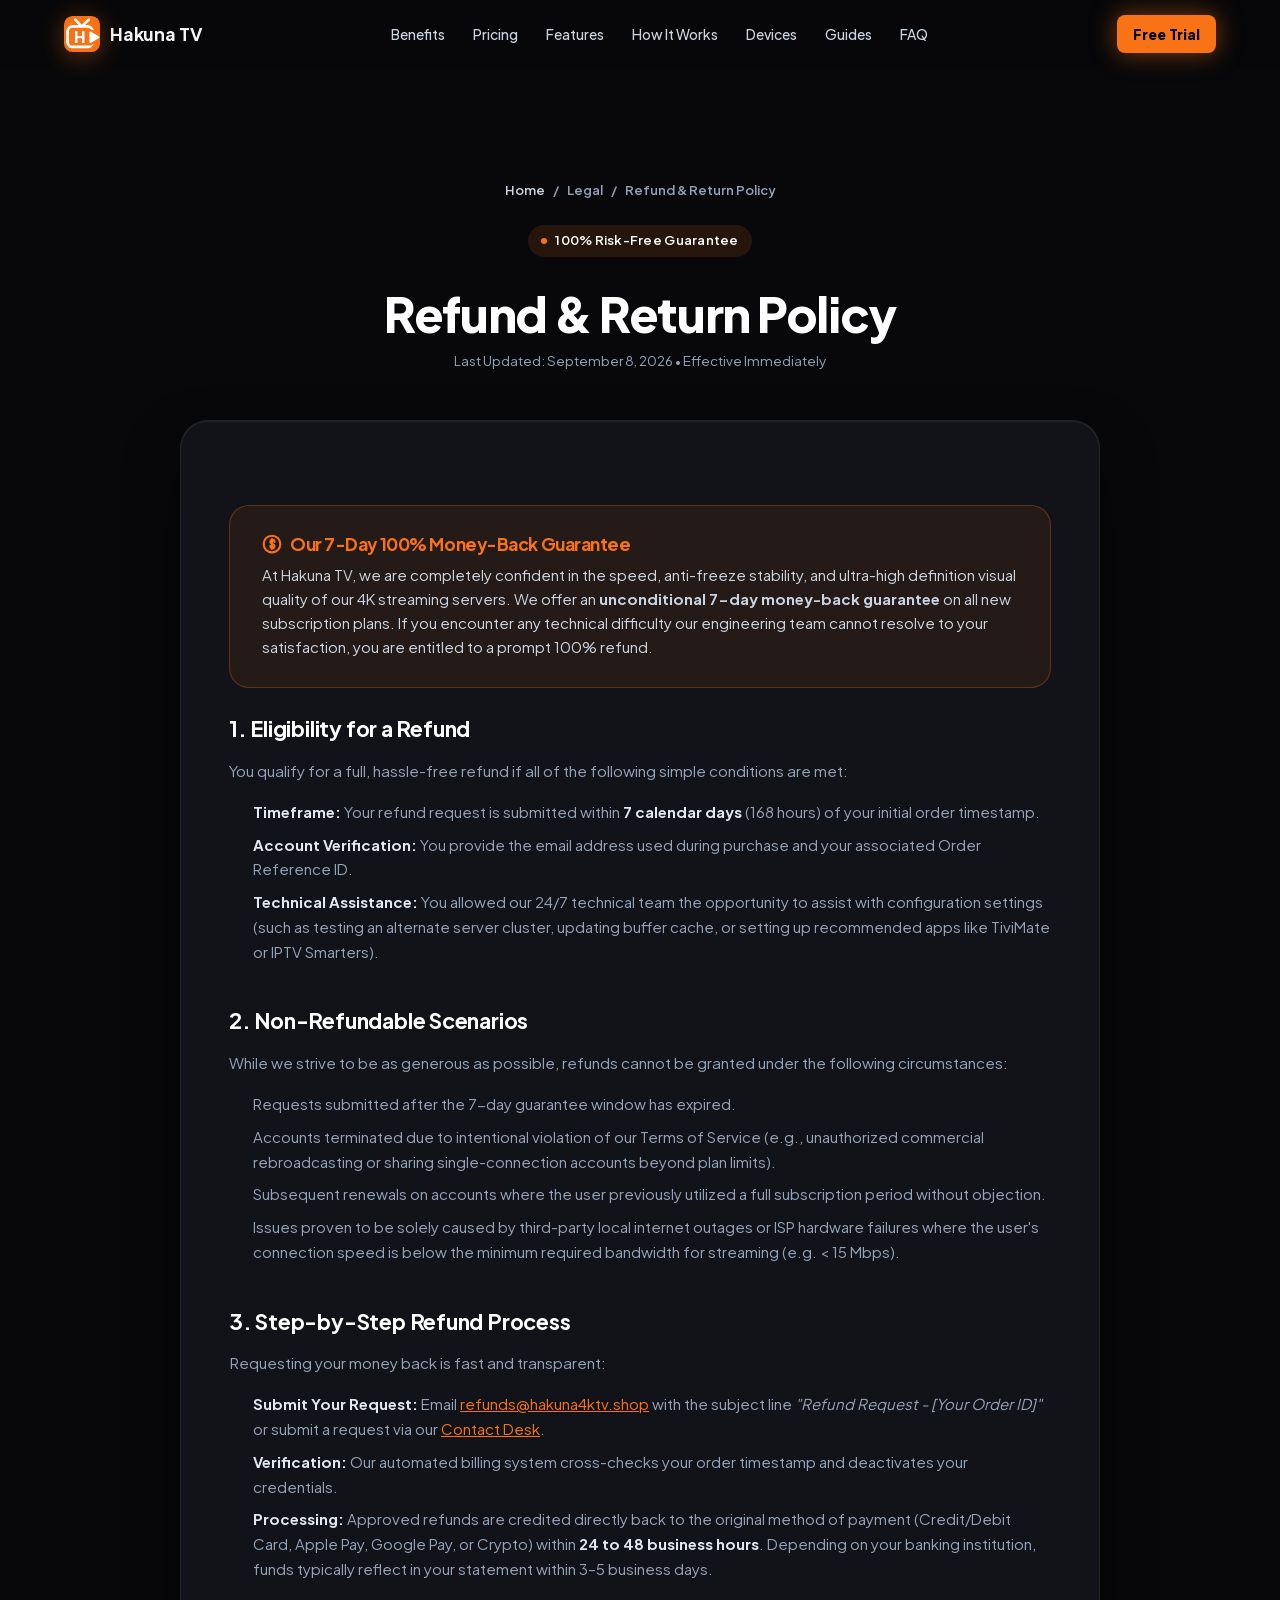
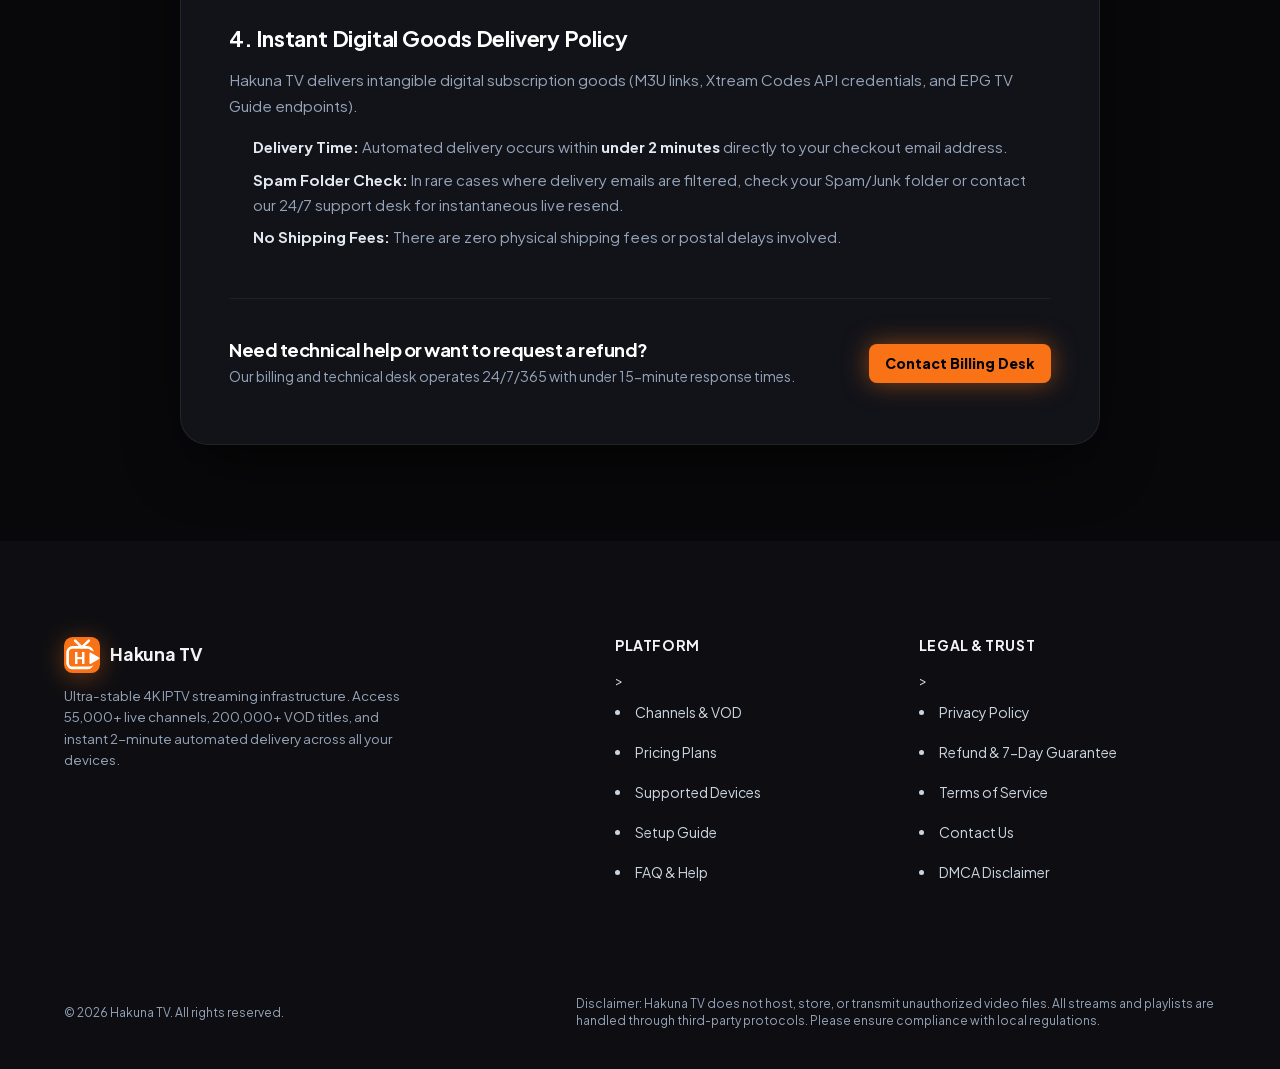
<file: refund-policy.html>
<!DOCTYPE html>
<html lang="en" style="background-color:#08080a;color:#f4f4f6;">
<head>
  <meta charset="UTF-8">
  <meta name="viewport" content="width=device-width, initial-scale=1.0">
  
  <title>Refund &amp; 7-Day Money-Back Guarantee | Hakuna TV</title>
  <meta name="description" content="100% risk-free 7-day money-back guarantee on all Hakuna TV subscriptions. Zero-hassle refund process.">
  <meta name="robots" content="index, follow">
  <link rel="canonical" href="https://hakuna4ktv.shop/refund-policy.html">
  <meta name="format-detection" content="telephone=no">
  <meta name="theme-color" content="#08080a">

  <!-- Pure SVG Dynamic Brand Favicon & App Icons (Google SEO Compliant) -->
  <link rel="icon" type="image/svg+xml" href="data:image/svg+xml;utf8,%3Csvg%20xmlns%3D%22http%3A%2F%2Fwww.w3.org%2F2000%2Fsvg%22%20viewBox%3D%220%200%20100%20100%22%20width%3D%22100%25%22%20height%3D%22100%25%22%3E%0A%20%20%3Cdefs%3E%0A%20%20%20%20%3ClinearGradient%20id%3D%22tvkixBrandGrad%22%20x1%3D%220%25%22%20y1%3D%220%25%22%20x2%3D%22100%25%22%20y2%3D%22100%25%22%3E%0A%20%20%20%20%20%20%3Cstop%20offset%3D%220%25%22%20stop-color%3D%22%23f97316%22%2F%3E%0A%20%20%20%20%20%20%3Cstop%20offset%3D%22100%25%22%20stop-color%3D%22%23f97316%22%2F%3E%0A%20%20%20%20%3C%2FlinearGradient%3E%0A%20%20%20%20%3Cmask%20id%3D%22tvCutout_0tx57p%22%3E%0A%20%20%20%20%20%20%3Crect%20width%3D%22100%22%20height%3D%22100%22%20fill%3D%22%23ffffff%22%2F%3E%0A%20%20%20%20%20%20%3Cpath%20d%3D%22M%2073.5%2046%20L%2096%2059%20L%2073.5%2072%20Z%22%20fill%3D%22%23000000%22%20stroke%3D%22%23000000%22%20stroke-width%3D%2218.5%22%20stroke-linejoin%3D%22round%22%20stroke-linecap%3D%22round%22%2F%3E%0A%20%20%20%20%3C%2Fmask%3E%0A%20%20%3C%2Fdefs%3E%0A%20%20%3Crect%20width%3D%22100%22%20height%3D%22100%22%20rx%3D%2224%22%20fill%3D%22url(%23tvkixBrandGrad)%22%2F%3E%0A%20%20%3Cpath%20d%3D%22M%2031%2010%20L%2049.5%2029%20L%2069%2010%22%20fill%3D%22none%22%20stroke%3D%22%23ffffff%22%20stroke-width%3D%227%22%20stroke-linecap%3D%22round%22%20stroke-linejoin%3D%22round%22%2F%3E%0A%20%20%3Crect%20x%3D%2210%22%20y%3D%2229%22%20width%3D%2269%22%20height%3D%2257%22%20rx%3D%2214%22%20fill%3D%22none%22%20stroke%3D%22%23ffffff%22%20stroke-width%3D%227.5%22%20stroke-linejoin%3D%22round%22%20stroke-linecap%3D%22round%22%20mask%3D%22url(%23tvCutout_0tx57p)%22%2F%3E%0A%20%20%3Cpath%20d%3D%22M%2073.5%2046%20L%2096%2059%20L%2073.5%2072%20Z%22%20fill%3D%22%23ffffff%22%20stroke%3D%22%23ffffff%22%20stroke-width%3D%225.5%22%20stroke-linejoin%3D%22round%22%20stroke-linecap%3D%22round%22%2F%3E%0A%20%20%3Ctext%20x%3D%2244%22%20y%3D%2258%22%20font-family%3D%22-apple-system%2C%20BlinkMacSystemFont%2C%20'Plus%20Jakarta%20Sans'%2C%20'Arial%20Black'%2C%20'Montserrat'%2C%20sans-serif%22%20font-size%3D%2244%22%20font-weight%3D%22900%22%20fill%3D%22%23ffffff%22%20text-anchor%3D%22middle%22%20dominant-baseline%3D%22central%22%3EH%3C%2Ftext%3E%0A%3C%2Fsvg%3E">
  <link rel="alternate icon" type="image/svg+xml" href="/assets/favicon.svg">
  <link rel="apple-touch-icon" href="data:image/svg+xml;utf8,%3Csvg%20xmlns%3D%22http%3A%2F%2Fwww.w3.org%2F2000%2Fsvg%22%20viewBox%3D%220%200%20100%20100%22%20width%3D%22100%25%22%20height%3D%22100%25%22%3E%0A%20%20%3Cdefs%3E%0A%20%20%20%20%3ClinearGradient%20id%3D%22tvkixBrandGrad%22%20x1%3D%220%25%22%20y1%3D%220%25%22%20x2%3D%22100%25%22%20y2%3D%22100%25%22%3E%0A%20%20%20%20%20%20%3Cstop%20offset%3D%220%25%22%20stop-color%3D%22%23f97316%22%2F%3E%0A%20%20%20%20%20%20%3Cstop%20offset%3D%22100%25%22%20stop-color%3D%22%23f97316%22%2F%3E%0A%20%20%20%20%3C%2FlinearGradient%3E%0A%20%20%20%20%3Cmask%20id%3D%22tvCutout_0tx57p%22%3E%0A%20%20%20%20%20%20%3Crect%20width%3D%22100%22%20height%3D%22100%22%20fill%3D%22%23ffffff%22%2F%3E%0A%20%20%20%20%20%20%3Cpath%20d%3D%22M%2073.5%2046%20L%2096%2059%20L%2073.5%2072%20Z%22%20fill%3D%22%23000000%22%20stroke%3D%22%23000000%22%20stroke-width%3D%2218.5%22%20stroke-linejoin%3D%22round%22%20stroke-linecap%3D%22round%22%2F%3E%0A%20%20%20%20%3C%2Fmask%3E%0A%20%20%3C%2Fdefs%3E%0A%20%20%3Crect%20width%3D%22100%22%20height%3D%22100%22%20rx%3D%2224%22%20fill%3D%22url(%23tvkixBrandGrad)%22%2F%3E%0A%20%20%3Cpath%20d%3D%22M%2031%2010%20L%2049.5%2029%20L%2069%2010%22%20fill%3D%22none%22%20stroke%3D%22%23ffffff%22%20stroke-width%3D%227%22%20stroke-linecap%3D%22round%22%20stroke-linejoin%3D%22round%22%2F%3E%0A%20%20%3Crect%20x%3D%2210%22%20y%3D%2229%22%20width%3D%2269%22%20height%3D%2257%22%20rx%3D%2214%22%20fill%3D%22none%22%20stroke%3D%22%23ffffff%22%20stroke-width%3D%227.5%22%20stroke-linejoin%3D%22round%22%20stroke-linecap%3D%22round%22%20mask%3D%22url(%23tvCutout_0tx57p)%22%2F%3E%0A%20%20%3Cpath%20d%3D%22M%2073.5%2046%20L%2096%2059%20L%2073.5%2072%20Z%22%20fill%3D%22%23ffffff%22%20stroke%3D%22%23ffffff%22%20stroke-width%3D%225.5%22%20stroke-linejoin%3D%22round%22%20stroke-linecap%3D%22round%22%2F%3E%0A%20%20%3Ctext%20x%3D%2244%22%20y%3D%2258%22%20font-family%3D%22-apple-system%2C%20BlinkMacSystemFont%2C%20'Plus%20Jakarta%20Sans'%2C%20'Arial%20Black'%2C%20'Montserrat'%2C%20sans-serif%22%20font-size%3D%2244%22%20font-weight%3D%22900%22%20fill%3D%22%23ffffff%22%20text-anchor%3D%22middle%22%20dominant-baseline%3D%22central%22%3EH%3C%2Ftext%3E%0A%3C%2Fsvg%3E">
  <link rel="manifest" href="site.webmanifest">

  <!-- Open Graph -->
  <meta property="og:type" content="article">
  <meta property="og:url" content="https://hakuna4ktv.shop/refund-policy.html">
  <meta property="og:title" content="Refund & 7-Day Money-Back Guarantee | Hakuna TV">
  <meta property="og:description" content="100% risk-free 7-day money-back guarantee on all Hakuna TV subscriptions. Zero-hassle refund process.">
  <meta property="og:site_name" content="Hakuna TV">
  <meta property="og:image" content="https://hakuna4ktv.shop/assets/images/og-preview.jpg">
  <meta property="og:image:width" content="1200">
  <meta property="og:image:height" content="630">

  <!-- Twitter / X -->
  <meta name="twitter:card" content="summary_large_image">
  <meta name="twitter:title" content="Refund & 7-Day Money-Back Guarantee | Hakuna TV">
  <meta name="twitter:description" content="100% risk-free 7-day money-back guarantee on all Hakuna TV subscriptions. Zero-hassle refund process.">
  <meta name="twitter:image" content="https://hakuna4ktv.shop/assets/images/og-preview.jpg">

  <!-- Self-Hosted Critical Variable Font loaded via style.min.css with font-display: swap -->

  <!-- Main Stylesheet -->
  <link rel="stylesheet" href="/css/style.min.css?v=22.0">

  <!-- Structured Data: Breadcrumbs & WebPage -->
  <script type="application/ld+json">
  {
    "@context": "https://schema.org",
    "@type": "WebPage",
    "name": "Refund & 7-Day Money-Back Guarantee Policy | Hakuna TV",
    "url": "https://hakuna4ktv.shop/refund-policy.html",
    "description": "Hakuna TV refund and return policy featuring our 7-day unconditional money-back guarantee.",
    "breadcrumb": {
      "@type": "BreadcrumbList",
      "itemListElement": [
        {
          "@type": "ListItem",
          "position": 1,
          "name": "Home",
          "item": "https://hakuna4ktv.shop/"
        },
        {
          "@type": "ListItem",
          "position": 2,
          "name": "Refund Policy",
          "item": "https://hakuna4ktv.shop/refund-policy.html"
        }
      ]
    }
  }
  </script>
    <meta name="google-site-verification" content="qH6YvUQ_3W1_PaNmXWLbQ_of8k01E6in7PShOm4SfhA">

    <style id="site-dynamic-theme">
        
        :root {
            --accent: #f97316 !important;
            --accent-hover: #f97316 !important;
            --accent-text: #ffffff !important;
            --accent-light: rgba(249, 115, 22, 0.12) !important;
            --primary: #f97316 !important;
            --primary-glow: rgba(249, 115, 22, 0.44) !important;
            --brand-r: 249;
            --brand-g: 115;
            --brand-b: 22;
            font-family: 'Plus Jakarta Sans', -apple-system, sans-serif !important;
        }
        /* Header & Logo Pure SVG Mark */
        .logo-icon {
            width: 36px !important;
            height: 36px !important;
            background: transparent !important;
            border: none !important;
            padding: 0 !important;
            display: inline-flex !important;
            align-items: center !important;
            justify-content: center !important;
            box-shadow: none !important;
            filter: drop-shadow(0 4px 12px rgba(249, 115, 22, 0.38)) !important;
            transition: transform 0.2s ease, filter 0.2s ease !important;
            flex-shrink: 0 !important;
        }
        .brand-logo:hover .logo-icon {
            transform: scale(1.06) !important;
            filter: drop-shadow(0 6px 18px rgba(249, 115, 22, 0.6)) !important;
        }
        .logo-icon svg {
            width: 100% !important;
            height: 100% !important;
            display: block !important;
        }
        .brand-accent, .accent-mark { color: #f97316 !important; }

        /* Hero Headline & Title Bottom Accent */
        .title-bottom {
            color: #f97316 !important;
            background: linear-gradient(135deg, rgb(252, 178, 127) 0%, #f97316 50%, #f97316 100%) !important;
            -webkit-background-clip: text !important;
            -webkit-text-fill-color: transparent !important;
            background-clip: text !important;
            filter: drop-shadow(0 0 35px rgba(249, 115, 22, 0.55)) !important;
        }

        /* Light Rays Ambient Backdrop */
        .light-ray-left {
            background: linear-gradient(180deg, rgba(249, 115, 22, 0.45) 0%, rgba(249, 115, 22, 0.08) 60%, transparent 100%) !important;
        }
        .light-ray-right {
            background: linear-gradient(180deg, rgba(249, 115, 22, 0.4) 0%, rgba(249, 115, 22, 0.08) 60%, transparent 100%) !important;
        }
        .light-ray-center {
            background: radial-gradient(ellipse at top, rgba(249, 115, 22, 0.22) 0%, rgba(249, 115, 22, 0.05) 50%, transparent 80%) !important;
        }

        /* Hero Badge & Sparks */
        .badge-spark {
            color: #f97316 !important;
            text-shadow: 0 0 10px rgba(249, 115, 22, 0.9), 0 0 20px rgba(249, 115, 22, 0.5) !important;
        }
        .hero-badge-pill {
            border: 1px solid rgba(249, 115, 22, 0.25) !important;
        }

        /* Buttons */
        .btn-pill-primary, .btn-pill-primary span, .btn-pill-primary:link, .btn-pill-primary:visited, .btn-primary { 
            background: #f97316 !important; 
            color: #050507 !important; 
            font-weight: 800 !important; 
            box-shadow: 0 0 25px rgba(249, 115, 22, 0.5) !important; 
        }
        .btn-pill-primary:hover, .btn-primary:hover {
            background: #f97316 !important;
            box-shadow: 0 0 35px rgba(249, 115, 22, 0.75) !important;
        }

        /* Metric Cards */
        .metric-dash { 
            background-color: #f97316 !important; 
            box-shadow: 0 0 8px rgba(249, 115, 22, 0.7) !important; 
        }
        .metric-card:hover {
            border-color: rgba(249, 115, 22, 0.45) !important;
            box-shadow: 0 14px 40px rgba(0,0,0,0.55), 0 0 25px rgba(249, 115, 22, 0.2) !important;
        }
        .metric-icon-art {
            filter: drop-shadow(0 0 10px rgba(249, 115, 22, 0.35)) !important;
        }
        .metric-card:hover .metric-icon-art {
            filter: drop-shadow(0 0 16px rgba(249, 115, 22, 0.65)) !important;
        }
        .metric-icon-art line, .metric-icon-art rect, .metric-icon-art path {
            stroke: #f97316 !important;
        }
        .metric-icon-art text {
            fill: #f97316 !important;
        }

        /* Category Cards Hover */
        .category-card:hover {
            border-color: rgba(249, 115, 22, 0.5) !important;
            box-shadow: 0 12px 30px rgba(0,0,0,0.6), 0 0 20px rgba(249, 115, 22, 0.3) !important;
        }
        .category-card:hover .category-card-label {
            color: #f97316 !important;
        }

        /* Benefits Section */
        .what-we-offer-section::before {
            background: radial-gradient(circle, rgba(249, 115, 22, 0.16) 0%, rgba(249, 115, 22, 0.03) 50%, transparent 70%) !important;
        }
        .benefit-card:hover {
            border-color: rgba(249, 115, 22, 0.4) !important;
            box-shadow: 0 16px 36px -10px rgba(0,0,0,0.6), 0 0 24px rgba(249, 115, 22, 0.18) !important;
        }
        .benefit-icon-wrapper, .benefit-icon-wrapper svg {
            color: #f97316 !important;
        }
        .benefit-icon-glow {
            background: radial-gradient(circle, rgba(249, 115, 22, 0.55) 0%, rgba(249, 115, 22, 0.18) 50%, transparent 75%) !important;
        }

        /* Features Showcase */
        .feature-badge-tag {
            color: #f97316 !important;
        }
        .feature-check-icon, .feature-check-icon svg {
            color: #f97316 !important;
        }
        .feature-media-ambient {
            background: radial-gradient(circle, rgba(249, 115, 22, 0.22) 0%, rgba(249, 115, 22, 0.04) 60%, transparent 80%) !important;
        }
        .feature-mockup-img:hover {
            filter: drop-shadow(0 28px 42px rgba(0,0,0,0.8)) drop-shadow(0 0 25px rgba(249, 115, 22, 0.35)) !important;
        }

        /* Journey Banner */
        .journey-banner {
            background: linear-gradient(135deg, #f97316 0%, #f97316 100%) !important;
            box-shadow: 0 15px 45px rgba(249, 115, 22, 0.3) !important;
        }
        .mockup-submit-btn, .mockup-download-btn {
            background: #f97316 !important;
        }
        .mockup-play-center {
            border-color: #f97316 !important;
            color: #f97316 !important;
            background-color: rgba(249, 115, 22, 0.1) !important;
        }

        /* Pricing Plans */
        .price-plan-card.is-featured {
            border: 2px solid #f97316 !important;
            box-shadow: 0 0 40px rgba(249, 115, 22, 0.22) !important;
        }
        .plan-badge-top {
            background: #f97316 !important;
            color: #050507 !important;
            box-shadow: 0 4px 14px rgba(249, 115, 22, 0.4) !important;
        }
        .plan-card-subtitle.featured-subtitle, .plan-card-amount.featured-amount {
            color: #f97316 !important;
        }
        .plan-savings-pill {
            background-color: rgba(249, 115, 22, 0.12) !important;
            border: 1px solid rgba(249, 115, 22, 0.3) !important;
            color: #f97316 !important;
        }
        .plan-card-feature .check-icon {
            color: #f97316 !important;
        }
        .plan-card-btn.solid-featured-btn {
            background: #f97316 !important;
            border-color: #f97316 !important;
            color: #050507 !important;
            box-shadow: 0 4px 18px rgba(249, 115, 22, 0.35) !important;
        }
        .trust-item svg {
            color: #f97316 !important;
        }

        /* Devices Section */
        .device-card:hover {
            border-color: rgba(249, 115, 22, 0.45) !important;
            box-shadow: 0 16px 36px -10px rgba(0,0,0,0.65), 0 0 24px rgba(249, 115, 22, 0.18) !important;
        }
        .device-icon-wrapper, .device-icon-wrapper svg {
            color: #f97316 !important;
            stroke: #f97316 !important;
        }
        .device-icon-glow {
            background: radial-gradient(circle, rgba(249, 115, 22, 0.55) 0%, rgba(249, 115, 22, 0.18) 50%, transparent 75%) !important;
        }
        .device-card:hover .device-micro-tag {
            color: #f97316 !important;
            background: rgba(249, 115, 22, 0.12) !important;
            border-color: rgba(249, 115, 22, 0.3) !important;
        }

        /* FAQ */
        .faq-item[open] {
            border-color: rgba(249, 115, 22, 0.35) !important;
        }
        .faq-item[open] .faq-chevron {
            color: #f97316 !important;
        }
        .faq-answer a {
            color: #f97316 !important;
        }

        /* Final CTA Banner */
        .cta-banner {
            border-top: 1px solid rgba(249, 115, 22, 0.55) !important;
        }
        .cta-banner::before {
            background: radial-gradient(circle, rgba(249, 115, 22, 0.26) 0%, rgba(249, 115, 22, 0.05) 50%, transparent 75%) !important;
        }
        .cta-pill-tag {
            color: #f97316 !important;
            background: rgba(249, 115, 22, 0.1) !important;
            border: 1px solid rgba(249, 115, 22, 0.3) !important;
        }
        .cta-pill-tag .dot {
            background: #f97316 !important;
            box-shadow: 0 0 8px #f97316 !important;
        }
        .cta-main-btn {
            background: linear-gradient(135deg, #f97316 0%, #f97316 100%) !important;
            color: #050507 !important;
            box-shadow: 0 12px 28px -4px rgba(249, 115, 22, 0.5), inset 0 1px 0 rgba(255,255,255,0.3) !important;
        }
        .cta-main-btn:hover {
            box-shadow: 0 18px 38px -4px rgba(249, 115, 22, 0.75) !important;
        }
        .cta-trust-badge svg {
            stroke: #f97316 !important;
        }

        /* Footer & Subpages */
        .footer-link:hover { color: #f97316 !important; }
        .policy-breadcrumbs a:hover { color: #f97316 !important; }
        .policy-highlight {
            background: rgba(249, 115, 22, 0.08) !important;
            border: 1px solid rgba(249, 115, 22, 0.28) !important;
        }
        .policy-highlight h3 { color: #f97316 !important; }
        .contact-channel-item:hover {
            border-color: rgba(249, 115, 22, 0.4) !important;
        }
        .contact-channel-icon {
            background: rgba(249, 115, 22, 0.12) !important;
            border: 1px solid rgba(249, 115, 22, 0.3) !important;
            color: #f97316 !important;
        }
        .contact-channel-link, .contact-channel-link:hover { color: #f97316 !important; }
        .form-input:focus, .form-select:focus, .form-textarea:focus {
            border-color: #f97316 !important;
            box-shadow: 0 0 0 3px rgba(249, 115, 22, 0.2) !important;
        }
        :focus-visible {
            outline: 2px solid #f97316 !important;
        }
        :root { --accent: #f97316; }
    </style>
    
</head>
<body style="background-color:#08080a;">

  <!-- =========================================================================
       HEADER
       ========================================================================= -->
  <header class="site-header">
    <div class="container header-container">
      <a href="index.html" class="brand-logo" aria-label="Hakuna TV Homepage">
        <span class="logo-icon" aria-hidden="true"><svg xmlns="http://www.w3.org/2000/svg" viewBox="0 0 100 100" width="100%" height="100%">
  <defs>
    <linearGradient id="tvkixBrandGrad" x1="0%" y1="0%" x2="100%" y2="100%">
      <stop offset="0%" stop-color="#f97316"/>
      <stop offset="100%" stop-color="#f97316"/>
    </linearGradient>
    <mask id="tvCutout_2h46f1">
      <rect width="100" height="100" fill="#ffffff"/>
      <path d="M 73.5 46 L 96 59 L 73.5 72 Z" fill="#000000" stroke="#000000" stroke-width="18.5" stroke-linejoin="round" stroke-linecap="round"/>
    </mask>
  </defs>
  <rect width="100" height="100" rx="24" fill="url(#tvkixBrandGrad)"/>
  <path d="M 31 10 L 49.5 29 L 69 10" fill="none" stroke="#ffffff" stroke-width="7" stroke-linecap="round" stroke-linejoin="round"/>
  <rect x="10" y="29" width="69" height="57" rx="14" fill="none" stroke="#ffffff" stroke-width="7.5" stroke-linejoin="round" stroke-linecap="round" mask="url(#tvCutout_2h46f1)"/>
  <path d="M 73.5 46 L 96 59 L 73.5 72 Z" fill="#ffffff" stroke="#ffffff" stroke-width="5.5" stroke-linejoin="round" stroke-linecap="round"/>
  <text x="44" y="58" font-family="-apple-system, BlinkMacSystemFont, 'Plus Jakarta Sans', 'Arial Black', 'Montserrat', sans-serif" font-size="44" font-weight="900" fill="#ffffff" text-anchor="middle" dominant-baseline="central">H</text>
</svg></span>
        <span>Hakuna TV</span>
      </a>

      <nav class="nav-menu" aria-label="Main Navigation">
        <a href="index.html#benefits" class="nav-link">Benefits</a>
        <a href="index.html#pricing" class="nav-link">Pricing</a>
        <a href="index.html#features" class="nav-link">Features</a>
        <a href="index.html#how-it-works" class="nav-link">How It Works</a>
        <a href="index.html#compatibility" class="nav-link">Devices</a>
        <a href="guides.html" class="nav-link">Guides</a>
        <a href="index.html#faq" class="nav-link">FAQ</a>
      </nav>

      <div class="header-actions">
        <a href="/trial" rel="nofollow noopener noreferrer" class="btn btn-primary btn-sm">Free Trial</a>
      </div>
    </div>
  </header>

  <!-- =========================================================================
       PAGE CONTENT
       ========================================================================= -->
  <main class="policy-page-wrapper">
    <div class="container">
      <div class="policy-header">
        <div class="policy-breadcrumbs">
          <a href="index.html">Home</a>
          <span>/</span>
          <span>Legal</span>
          <span>/</span>
          <span>Refund &amp; Return Policy</span>
        </div>
        <div class="pill-badge">
          <span class="dot" aria-hidden="true"></span>
          <span>100% Risk-Free Guarantee</span>
        </div>
        <h1>Refund &amp; Return Policy</h1>
        <div class="policy-last-updated">Last Updated: September 8, 2026 &bull; Effective Immediately</div>
      </div>

      <div class="policy-card">
        <!-- Prominent Guarantee Box -->
        <div class="policy-highlight">
          <h3>
            <svg width="20" height="20" viewBox="0 0 24 24" fill="none" stroke="currentColor" stroke-width="2.5" stroke-linecap="round" stroke-linejoin="round" aria-hidden="true"><circle cx="12" cy="12" r="10"></circle><path d="M12 6v12M15 9.5a2.5 2.5 0 0 0-5 0c0 3 5 2 5 5a2.5 2.5 0 0 1-5 0"></path></svg>
            Our 7-Day 100% Money-Back Guarantee
          </h3>
          <p>
            At Hakuna TV, we are completely confident in the speed, anti-freeze stability, and ultra-high definition visual quality of our 4K streaming servers. We offer an <strong>unconditional 7-day money-back guarantee</strong> on all new subscription plans. If you encounter any technical difficulty our engineering team cannot resolve to your satisfaction, you are entitled to a prompt 100% refund.
          </p>
        </div>

        <section class="policy-section">
          <h2>1. Eligibility for a Refund</h2>
          <p>You qualify for a full, hassle-free refund if all of the following simple conditions are met:</p>
          <ul>
            <li><strong>Timeframe:</strong> Your refund request is submitted within <strong>7 calendar days</strong> (168 hours) of your initial order timestamp.</li>
            <li><strong>Account Verification:</strong> You provide the email address used during purchase and your associated Order Reference ID.</li>
            <li><strong>Technical Assistance:</strong> You allowed our 24/7 technical team the opportunity to assist with configuration settings (such as testing an alternate server cluster, updating buffer cache, or setting up recommended apps like TiviMate or IPTV Smarters).</li>
          </ul>
        </section>

        <section class="policy-section">
          <h2>2. Non-Refundable Scenarios</h2>
          <p>While we strive to be as generous as possible, refunds cannot be granted under the following circumstances:</p>
          <ul>
            <li>Requests submitted after the 7-day guarantee window has expired.</li>
            <li>Accounts terminated due to intentional violation of our Terms of Service (e.g., unauthorized commercial rebroadcasting or sharing single-connection accounts beyond plan limits).</li>
            <li>Subsequent renewals on accounts where the user previously utilized a full subscription period without objection.</li>
            <li>Issues proven to be solely caused by third-party local internet outages or ISP hardware failures where the user's connection speed is below the minimum required bandwidth for streaming (e.g. &lt; 15 Mbps).</li>
          </ul>
        </section>

        <section class="policy-section">
          <h2>3. Step-by-Step Refund Process</h2>
          <p>Requesting your money back is fast and transparent:</p>
          <ol>
            <li><strong>Submit Your Request:</strong> Email <a href="mailto:refunds@hakuna4ktv.shop" style="color: var(--accent); text-decoration: underline;">refunds@hakuna4ktv.shop</a> with the subject line <em>"Refund Request - [Your Order ID]"</em> or submit a request via our <a href="contact.html" style="color: var(--accent); text-decoration: underline;">Contact Desk</a>.</li>
            <li><strong>Verification:</strong> Our automated billing system cross-checks your order timestamp and deactivates your credentials.</li>
            <li><strong>Processing:</strong> Approved refunds are credited directly back to the original method of payment (Credit/Debit Card, Apple Pay, Google Pay, or Crypto) within <strong>24 to 48 business hours</strong>. Depending on your banking institution, funds typically reflect in your statement within 3–5 business days.</li>
          </ol>
        </section>

        <section class="policy-section">
          <h2>4. Instant Digital Goods Delivery Policy</h2>
          <p>
            Hakuna TV delivers intangible digital subscription goods (M3U links, Xtream Codes API credentials, and EPG TV Guide endpoints). 
          </p>
          <ul>
            <li><strong>Delivery Time:</strong> Automated delivery occurs within <strong>under 2 minutes</strong> directly to your checkout email address.</li>
            <li><strong>Spam Folder Check:</strong> In rare cases where delivery emails are filtered, check your Spam/Junk folder or contact our 24/7 support desk for instantaneous live resend.</li>
            <li><strong>No Shipping Fees:</strong> There are zero physical shipping fees or postal delays involved.</li>
          </ul>
        </section>

        <div class="policy-cta-box">
          <div>
            <h3>Need technical help or want to request a refund?</h3>
            <p>Our billing and technical desk operates 24/7/365 with under 15-minute response times.</p>
          </div>
          <a href="contact.html" class="btn btn-primary btn-sm">Contact Billing Desk</a>
        </div>
      </div>
    </div>
  </main>

  <!-- =========================================================================
       FOOTER
       ========================================================================= -->
  <footer class="site-footer">
    <div class="container">
      <div class="footer-grid">
        <!-- Brand & Mission -->
        <div class="footer-brand">
          <a href="index.html" class="brand-logo" aria-label="Hakuna TV Homepage">
            <span class="logo-icon" aria-hidden="true"><svg xmlns="http://www.w3.org/2000/svg" viewBox="0 0 100 100" width="100%" height="100%">
  <defs>
    <linearGradient id="tvkixBrandGrad" x1="0%" y1="0%" x2="100%" y2="100%">
      <stop offset="0%" stop-color="#f97316"/>
      <stop offset="100%" stop-color="#f97316"/>
    </linearGradient>
    <mask id="tvCutout_2h46f1">
      <rect width="100" height="100" fill="#ffffff"/>
      <path d="M 73.5 46 L 96 59 L 73.5 72 Z" fill="#000000" stroke="#000000" stroke-width="18.5" stroke-linejoin="round" stroke-linecap="round"/>
    </mask>
  </defs>
  <rect width="100" height="100" rx="24" fill="url(#tvkixBrandGrad)"/>
  <path d="M 31 10 L 49.5 29 L 69 10" fill="none" stroke="#ffffff" stroke-width="7" stroke-linecap="round" stroke-linejoin="round"/>
  <rect x="10" y="29" width="69" height="57" rx="14" fill="none" stroke="#ffffff" stroke-width="7.5" stroke-linejoin="round" stroke-linecap="round" mask="url(#tvCutout_2h46f1)"/>
  <path d="M 73.5 46 L 96 59 L 73.5 72 Z" fill="#ffffff" stroke="#ffffff" stroke-width="5.5" stroke-linejoin="round" stroke-linecap="round"/>
  <text x="44" y="58" font-family="-apple-system, BlinkMacSystemFont, 'Plus Jakarta Sans', 'Arial Black', 'Montserrat', sans-serif" font-size="44" font-weight="900" fill="#ffffff" text-anchor="middle" dominant-baseline="central">H</text>
</svg></span>
            <span>Hakuna TV</span>
          </a>
          <p>
            Ultra-stable 4K IPTV streaming infrastructure. Access 55,000+ live channels, 200,000+ VOD titles, and instant 2-minute automated delivery across all your devices.
          </p>
        </div>

        <!-- Platform Navigation -->
        <div>
          <h3 class="footer-col-title">Platform</h3>>
            <li><a href="index.html#features" class="footer-link">Channels &amp; VOD</a></li>
            <li><a href="index.html#pricing" class="footer-link">Pricing Plans</a></li>
            <li><a href="index.html#compatibility" class="footer-link">Supported Devices</a></li>
            <li><a href="index.html#how-it-works" class="footer-link">Setup Guide</a></li>
            <li><a href="index.html#faq" class="footer-link">FAQ &amp; Help</a></li>
          </ul>
        </div>

        <!-- Essential Legal & Support Pages (Google SEO) -->
        <div>
          <h3 class="footer-col-title">Legal &amp; Trust</h3>>
            <li><a href="privacy-policy.html" class="footer-link">Privacy Policy</a></li>
            <li><a href="refund-policy.html" class="footer-link">Refund &amp; 7-Day Guarantee</a></li>
            <li><a href="terms.html" class="footer-link">Terms of Service</a></li>
            <li><a href="contact.html" class="footer-link">Contact Us</a></li>
            <li><a href="dmca.html" class="footer-link">DMCA Disclaimer</a></li>
          </ul>
        </div>
      </div>

      <div class="footer-bottom">
        <div>&copy; 2026 Hakuna TV. All rights reserved.</div>
        <div class="footer-disclaimer">
          Disclaimer: Hakuna TV does not host, store, or transmit unauthorized video files. All streams and playlists are handled through third-party protocols. Please ensure compliance with local regulations.
        </div>
      </div>
    </div>
  </footer>


    <!-- SATELLITE ON-SITE MODAL POPUP SYSTEM (Trial & Pay) -->
    <div id="sat-modal-overlay" class="sat-modal-overlay" aria-hidden="true" role="dialog" aria-modal="true">
        <div class="sat-modal-backdrop" onclick="closeSiteModal()"></div>
        <div class="sat-modal-container" role="document">
            
            <!-- Modal Header -->
            <div class="sat-modal-header">
                <div class="sat-tab-switch">
                    <button type="button" class="sat-tab-btn active" id="sat-tab-trial" onclick="switchSiteModalTab('trial')">
                        <span class="sat-tab-dot"></span>
                        <span>Free Trial</span>
                    </button>
                    <button type="button" class="sat-tab-btn" id="sat-tab-order" onclick="switchSiteModalTab('order')">
                        <svg width="15" height="15" viewBox="0 0 24 24" fill="none" stroke="currentColor" stroke-width="2" stroke-linecap="round" stroke-linejoin="round" style="margin-right:6px;"><rect x="2" y="5" width="20" height="14" rx="2"/><line x1="2" y1="10" x2="22" y2="10"/></svg>
                        <span>Plans</span>
                    </button>
                </div>
                <button type="button" class="sat-modal-close" onclick="closeSiteModal()" aria-label="Close modal">
                    <svg width="14" height="14" viewBox="0 0 24 24" fill="none" stroke="currentColor" stroke-width="2.5" stroke-linecap="round" stroke-linejoin="round"><line x1="18" y1="6" x2="6" y2="18"></line><line x1="6" y1="6" x2="18" y2="18"></line></svg>
                </button>
            </div>

            <!-- VIEW 1: FREE TRIAL -->
            <div id="sat-view-trial" class="sat-modal-view active">
                <h2 class="sat-trial-intro">Get your free 24H trial</h2>

                <!-- WhatsApp One-Click Activation (Reference UI) -->
                <a href="https://api.whatsapp.com/send?phone=19145205753&text=Hi!%20I%20would%20like%20to%20activate%20a%2024H%20free%20trial%20for%20Hakuna%20TV"
                   target="_blank" rel="noopener noreferrer" class="sat-btn-wa-activate">
                    <span class="sat-wa-btn-left">
                        <span class="sat-wa-btn-circle">
                            <svg width="19" height="19" viewBox="0 0 24 24" fill="currentColor">
                                <path d="M17.472 14.382c-.297-.149-1.758-.867-2.03-.967-.273-.099-.471-.148-.67.15-.197.297-.767.966-.94 1.164-.173.199-.347.223-.644.075-.297-.15-1.255-.463-2.39-1.475-.883-.788-1.48-1.761-1.653-2.059-.173-.297-.018-.458.13-.606.134-.133.298-.347.446-.52.149-.174.198-.298.298-.497.099-.198.05-.371-.025-.52-.075-.149-.669-1.612-.916-2.207-.242-.579-.487-.5-.669-.51-.173-.008-.371-.01-.57-.01-.198 0-.52.074-.792.372-.272.297-1.04 1.016-1.04 2.479 0 1.462 1.065 2.875 1.213 3.074.149.198 2.096 3.2 5.077 4.487.709.306 1.262.489 1.694.625.712.227 1.36.195 1.871.118.571-.085 1.758-.719 2.006-1.413.248-.694.248-1.289.173-1.413-.074-.124-.272-.198-.57-.347m-5.421 7.403h-.004a9.87 9.87 0 01-5.031-1.378l-.361-.214-3.741.982.998-3.648-.235-.374a9.86 9.86 0 01-1.51-5.26c.001-5.45 4.436-9.884 9.888-9.884 2.64 0 5.122 1.03 6.988 2.898a9.825 9.825 0 012.893 6.994c-.003 5.45-4.437 9.884-9.885 9.884m8.413-18.297A11.815 11.815 0 0012.05 0C5.495 0 .16 5.335.157 11.892c0 2.096.547 4.142 1.588 5.945L.057 24l6.305-1.654a11.882 11.882 0 005.683 1.448h.005c6.554 0 11.89-5.335 11.893-11.893a11.821 11.821 0 00-3.48-8.413z"/>
                            </svg>
                        </span>
                        <span class="sat-wa-btn-text">Activate via WhatsApp</span>
                    </span>
                    <svg class="sat-wa-btn-arrow" width="18" height="18" viewBox="0 0 24 24" fill="none" stroke="currentColor" stroke-width="2.5" stroke-linecap="round" stroke-linejoin="round">
                        <line x1="5" y1="12" x2="19" y2="12"></line>
                        <polyline points="12 5 19 12 12 19"></polyline>
                    </svg>
                </a>

                <!-- Divider: or request your 24H trial -->
                <div class="sat-trial-divider">
                    <span>or request your 24H trial</span>
                </div>

                <form id="sat-trial-form" onsubmit="submitSiteTrial(event)">
                    <!-- Row: Full Name & Email Address -->
                    <div class="sat-input-row">
                        <div class="sat-field-box">
                            <svg class="sat-field-icon" viewBox="0 0 24 24" fill="none" stroke="currentColor" stroke-width="2" stroke-linecap="round" stroke-linejoin="round">
                                <path d="M20 21v-2a4 4 0 0 0-4-4H8a4 4 0 0 0-4 4v2"></path>
                                <circle cx="12" cy="7" r="4"></circle>
                            </svg>
                            <input type="text" id="sat-trial-name" class="sat-field-input" placeholder="Full Name" autocomplete="name">
                        </div>
                        <div class="sat-field-box">
                            <svg class="sat-field-icon" viewBox="0 0 24 24" fill="none" stroke="currentColor" stroke-width="2" stroke-linecap="round" stroke-linejoin="round">
                                <rect width="20" height="16" x="2" y="4" rx="2"></rect>
                                <path d="m22 7-8.97 5.7a1.94 1.94 0 0 1-2.06 0L2 7"></path>
                            </svg>
                            <input type="email" id="sat-trial-email" class="sat-field-input" placeholder="Email Address" required autocomplete="email">
                        </div>
                    </div>

                    <!-- Select Package -->
                    <div class="sat-package-section">
                        <div class="sat-package-label">
                            <svg viewBox="0 0 24 24" fill="none" stroke="#10b981" stroke-width="2" stroke-linecap="round" stroke-linejoin="round">
                                <circle cx="12" cy="12" r="10"></circle>
                                <line x1="2" y1="12" x2="22" y2="12"></line>
                                <path d="M12 2a15.3 15.3 0 0 1 4 10 15.3 15.3 0 0 1-4 10 15.3 15.3 0 0 1-4-10 15.3 15.3 0 0 1 4-10z"></path>
                            </svg>
                            <span>Select Package</span>
                        </div>
                        <div class="sat-package-grid">
                            <button type="button" class="sat-pkg-btn is-active" id="sat-pkg-worldwide" data-pkg="Worldwide" onclick="selectSitePackage('Worldwide')">Worldwide</button>
                            <button type="button" class="sat-pkg-btn" id="sat-pkg-english" data-pkg="English" onclick="selectSitePackage('English')">English</button>
                            <button type="button" class="sat-pkg-btn" id="sat-pkg-europe" data-pkg="Europe" onclick="selectSitePackage('Europe')">Europe</button>
                        </div>
                        <input type="hidden" id="sat-selected-pkg" value="Worldwide">
                    </div>

                    <!-- Preferred Device (Optional) -->
                    <div class="sat-form-group">
                        <label class="sat-label-sub" for="sat-trial-device">Preferred Device <span class="sat-opt">(Optional)</span></label>
                        <div class="sat-field-box sat-select-box">
                            <svg class="sat-field-icon" viewBox="0 0 24 24" fill="none" stroke="currentColor" stroke-width="2" stroke-linecap="round" stroke-linejoin="round">
                                <rect width="20" height="15" x="2" y="3" rx="2"></rect>
                                <polyline points="17 21 12 18 7 21"></polyline>
                            </svg>
                            <select id="sat-trial-device" class="sat-field-select">
                                <option value="Firestick / Fire TV">Firestick / Fire TV</option>
                                <option value="Android TV / Box / Google TV">Android TV / Google TV</option>
                                <option value="Smart TV (Samsung / LG)">Smart TV (Samsung / LG)</option>
                                <option value="Apple TV / iOS">Apple TV / iOS</option>
                                <option value="Windows PC / Mac">Windows PC / Mac</option>
                                <option value="MAG Box / Formuler">MAG Box / Formuler</option>
                                <option value="Other / General M3U">Other / General M3U</option>
                            </select>
                            <svg class="sat-select-chevron" viewBox="0 0 24 24" fill="none" stroke="currentColor" stroke-width="2.5" stroke-linecap="round" stroke-linejoin="round">
                                <polyline points="6 9 12 15 18 9"></polyline>
                            </svg>
                        </div>
                    </div>

                    <!-- Additional Information (Optional) -->
                    <div class="sat-form-group">
                        <label class="sat-label-sub" for="sat-trial-note">Additional Information <span class="sat-opt">(Optional)</span></label>
                        <div class="sat-field-box">
                            <svg class="sat-field-icon" viewBox="0 0 24 24" fill="none" stroke="currentColor" stroke-width="2" stroke-linecap="round" stroke-linejoin="round">
                                <path d="M14 2H6a2 2 0 0 0-2 2v16a2 2 0 0 0 2 2h12a2 2 0 0 0 2-2V8z"></path>
                                <polyline points="14 2 14 8 20 8"></polyline>
                                <line x1="16" y1="13" x2="8" y2="13"></line>
                                <line x1="16" y1="17" x2="8" y2="17"></line>
                            </svg>
                            <input type="text" id="sat-trial-note" class="sat-field-input" placeholder="No adult, specific country, device, or note...">
                        </div>
                    </div>

                    <div id="sat-trial-error" class="sat-alert-error" style="display:none;"></div>

                    <!-- Submit Button -->
                    <button type="submit" id="sat-trial-submit-btn" class="sat-btn-main">
                        <span class="sat-btn-text">Request 24H Trial &rarr;</span>
                        <span class="sat-spinner" style="display:none;"></span>
                    </button>
                </form>

                <!-- Minimalist Clean 3-Column Trust Grid (Trial) -->
                <div class="sat-trial-trust-grid">
                    <div class="sat-trial-trust-item">
                        <svg class="sat-trial-trust-icon" viewBox="0 0 24 24" fill="none" stroke="#10b981" stroke-width="2.2" stroke-linecap="round" stroke-linejoin="round">
                            <circle cx="12" cy="12" r="10"></circle>
                            <polyline points="12 6 12 12 16 14"></polyline>
                        </svg>
                        <div class="sat-trial-trust-text">
                            <span class="sat-trial-trust-title">24H Free Trial</span>
                            <span class="sat-trial-trust-desc">No credit card required</span>
                        </div>
                    </div>
                    <div class="sat-trial-trust-item">
                        <svg class="sat-trial-trust-icon" viewBox="0 0 24 24" fill="none" stroke="#10b981" stroke-width="2.2" stroke-linecap="round" stroke-linejoin="round">
                            <polygon points="12 2 15.09 8.26 22 9.27 17 14.14 18.18 21.02 12 17.77 5.82 21.02 7 14.14 2 9.27 8.91 8.26 12 2"></polygon>
                        </svg>
                        <div class="sat-trial-trust-text">
                            <span class="sat-trial-trust-title">Premium Streaming</span>
                            <span class="sat-trial-trust-desc">4K &amp; 8K quality</span>
                        </div>
                    </div>
                    <div class="sat-trial-trust-item">
                        <svg class="sat-trial-trust-icon" viewBox="0 0 24 24" fill="none" stroke="#10b981" stroke-width="2.2" stroke-linecap="round" stroke-linejoin="round">
                            <polyline points="20 6 9 17 4 12"></polyline>
                        </svg>
                        <div class="sat-trial-trust-text">
                            <span class="sat-trial-trust-title">Easy &amp; Flexible</span>
                            <span class="sat-trial-trust-desc">No hidden fees</span>
                        </div>
                    </div>
                </div>

                <!-- Trial Success State -->
                <div id="sat-trial-success" class="sat-success-view" style="display:none;">
                    <div class="sat-success-icon-wrap">
                        <svg width="36" height="36" viewBox="0 0 24 24" fill="none" stroke="#10b981" stroke-width="2.5" stroke-linecap="round" stroke-linejoin="round"><polyline points="20 6 9 17 4 12"/></svg>
                    </div>
                    <h4>Trial Request Received!</h4>
                    <p>Your free 24-hour IPTV access for <strong>Hakuna TV</strong> is being prepared. We have dispatched your playlist credentials and setup tutorial to:</p>
                    <div class="sat-confirmed-email" id="sat-confirmed-email"></div>

                    <div class="sat-notice-box">
                        <div class="sat-notice-title">Check Inbox &amp; Junk Folder</div>
                        <p>Please check both your primary inbox and junk/spam folder. If you do not receive the email within a few minutes, reach out to us on WhatsApp.</p>
                    </div>

                    <div class="sat-order-help-actions" style="margin-bottom:14px;">
                        <a href="mailto:hakunatv@tvkix.com?subject=Free%20Trial%20Support%20-%20Hakuna%20TV"
                           class="sat-order-help-btn sat-btn-email" title="hakunatv@tvkix.com">
                            <svg width="16" height="16" viewBox="0 0 24 24" fill="none" stroke="currentColor" stroke-width="2" stroke-linecap="round" stroke-linejoin="round">
                                <rect width="20" height="16" x="2" y="4" rx="2"></rect>
                                <path d="m22 7-8.97 5.7a1.94 1.94 0 0 1-2.06 0L2 7"></path>
                            </svg>
                            <span>Email Support</span>
                        </a>
                        <a href="https://api.whatsapp.com/send?phone=19145205753&text=Hi!%20I%20requested%20a%20free%20trial%20on%20Hakuna%20TV%20and%20haven't%20received%20the%20email%20yet."
                           target="_blank" rel="noopener noreferrer" class="sat-order-help-btn sat-btn-wa">
                            <svg width="16" height="16" viewBox="0 0 24 24" fill="currentColor">
                                <path d="M17.472 14.382c-.297-.149-1.758-.867-2.03-.967-.273-.099-.471-.148-.67.15-.197.297-.767.966-.94 1.164-.173.199-.347.223-.644.075-.297-.15-1.255-.463-2.39-1.475-.883-.788-1.48-1.761-1.653-2.059-.173-.297-.018-.458.13-.606.134-.133.298-.347.446-.52.149-.174.198-.298.298-.497.099-.198.05-.371-.025-.52-.075-.149-.669-1.612-.916-2.207-.242-.579-.487-.5-.669-.51-.173-.008-.371-.01-.57-.01-.198 0-.52.074-.792.372-.272.297-1.04 1.016-1.04 2.479 0 1.462 1.065 2.875 1.213 3.074.149.198 2.096 3.2 5.077 4.487.709.306 1.262.489 1.694.625.712.227 1.36.195 1.871.118.571-.085 1.758-.719 2.006-1.413.248-.694.248-1.289.173-1.413-.074-.124-.272-.198-.57-.347m-5.421 7.403h-.004a9.87 9.87 0 01-5.031-1.378l-.361-.214-3.741.982.998-3.648-.235-.374a9.86 9.86 0 01-1.51-5.26c.001-5.45 4.436-9.884 9.888-9.884 2.64 0 5.122 1.03 6.988 2.898a9.825 9.825 0 012.893 6.994c-.003 5.45-4.437 9.884-9.885 9.884m8.413-18.297A11.815 11.815 0 0012.05 0C5.495 0 .16 5.335.157 11.892c0 2.096.547 4.142 1.588 5.945L.057 24l6.305-1.654a11.882 11.882 0 005.683 1.448h.005c6.554 0 11.89-5.335 11.893-11.893a11.821 11.821 0 00-3.48-8.413z"/>
                            </svg>
                            <span>WhatsApp</span>
                        </a>
                    </div>

                    <button type="button" class="sat-btn-secondary" onclick="closeSiteModal()">Done &bull; Continue Browsing</button>
                </div>
            </div>

            <!-- VIEW 2: CHOOSE YOUR PLAN & CHECKOUT -->
            <div id="sat-view-order" class="sat-modal-view">
                <div id="sat-order-form-wrap">
                    <h2 class="sat-form-title">Almost there</h2>
                    <p class="sat-form-subtitle">Enter your details and we'll email your payment link.</p>

                    <form id="sat-order-form" onsubmit="submitSiteOrder(event)">
                    
                    <!-- Selected Plan Summary Card with Quick Switcher -->
                    <div class="sat-selected-summary">
                        <div class="sat-summary-main">
                            <div class="sat-summary-plan" id="sat-summary-plan-text">12 Months &bull; 1 Device</div>
                            <div class="sat-summary-right">
                                <span class="sat-summary-price" id="sat-summary-price-text">$66.99</span>
                                <button type="button" class="sat-change-plan-btn" id="sat-plan-toggle-btn" onclick="togglePlanDropdown()">
                                    <span>Change</span>
                                    <svg class="sat-change-arrow" width="11" height="11" viewBox="0 0 24 24" fill="none" stroke="currentColor" stroke-width="2.5"><polyline points="6 9 12 15 18 9"></polyline></svg>
                                </button>
                            </div>
                        </div>

                        <!-- Collapsible Quick Plan Switcher -->
                        <div id="sat-plan-dropdown" class="sat-plan-dropdown" style="display: none;">
                            <div class="sat-drop-group">
                                <div class="sat-drop-title">Duration</div>
                                <div class="sat-drop-pills">
                                    <button type="button" class="sat-drop-pill" id="sat-pill-1m" onclick="selectSitePlan('1m')">1 Mo</button>
                                    <button type="button" class="sat-drop-pill" id="sat-pill-3m" onclick="selectSitePlan('3m')">3 Mo</button>
                                    <button type="button" class="sat-drop-pill" id="sat-pill-6m" onclick="selectSitePlan('6m')">6 Mo</button>
                                    <button type="button" class="sat-drop-pill is-active" id="sat-pill-12m" onclick="selectSitePlan('12m')">12 Mo <span class="sat-pill-badge">Best</span></button>
                                </div>
                            </div>

                            <div class="sat-drop-group" style="margin-top: 10px;">
                                <div class="sat-drop-title">Devices</div>
                                <div class="sat-drop-pills sat-pills-5">
                                    <button type="button" class="sat-drop-pill is-active" id="sat-devpill-1" onclick="selectSiteDevice(1)">1 Device</button>
                                    <button type="button" class="sat-drop-pill" id="sat-devpill-2" onclick="selectSiteDevice(2)">2 Devices</button>
                                    <button type="button" class="sat-drop-pill" id="sat-devpill-3" onclick="selectSiteDevice(3)">3 Devices</button>
                                    <button type="button" class="sat-drop-pill" id="sat-devpill-4" onclick="selectSiteDevice(4)">4 Devices</button>
                                    <button type="button" class="sat-drop-pill" id="sat-devpill-5" onclick="selectSiteDevice(5)">5 Devices</button>
                                </div>
                            </div>
                        </div>
                    </div>

                    <!-- Payment Method (Credit Card / Apple Pay / Crypto) -->
                    <div class="sat-method-section">
                        <label class="sat-label-sub">Payment Method</label>
                        <div class="sat-method-grid">
                            <button type="button" class="sat-method-btn is-active" id="sat-method-card" onclick="selectSitePaymentMethod('card')">
                                <svg width="15" height="15" viewBox="0 0 24 24" fill="none" stroke="currentColor" stroke-width="2" stroke-linecap="round" stroke-linejoin="round">
                                    <rect x="2" y="5" width="20" height="14" rx="2"></rect>
                                    <line x1="2" y1="10" x2="22" y2="10"></line>
                                </svg>
                                <span>Credit Card</span>
                            </button>
                            <button type="button" class="sat-method-btn" id="sat-method-apple" onclick="selectSitePaymentMethod('applepay')">
                                <svg width="14" height="16" viewBox="0 0 170 170" fill="currentColor">
                                    <path d="M150.37 130.25c-2.45 5.66-5.35 10.87-8.71 15.66-4.58 6.53-8.33 11.05-11.22 13.56-4.48 4.12-9.28 6.23-14.42 6.35-3.69 0-8.14-1.05-13.32-3.18-5.19-2.12-9.97-3.17-14.34-3.17-4.58 0-9.49 1.05-14.75 3.17-5.26 2.13-9.5 3.24-12.74 3.35-4.35.13-9.16-1.9-14.42-6.08-3.7-3.04-7.58-7.7-11.64-13.98-5.87-9.03-10.42-19.18-13.65-30.47-3.23-11.28-4.85-21.73-4.85-31.35 0-14.8 3.73-26.68 11.19-35.63 7.45-8.94 16.7-13.48 27.75-13.61 5.99 0 12.06 1.45 18.21 4.36 6.16 2.91 10.15 4.41 11.97 4.5 2.12-.22 6.47-1.78 13.06-4.68 6.58-2.9 12.63-4.22 18.14-3.96 11.39.65 20.67 4.77 27.84 12.35-9.92 6.01-14.77 14.38-14.56 25.1.22 8.37 3.51 15.34 9.87 20.91 6.36 5.57 13.79 8.78 22.3 9.63-1.85 5.66-4.03 11.43-6.54 17.31zM119.22 31.9c0-7.29 2.68-14.13 8.04-20.52 5.36-6.39 11.97-10.35 19.83-11.88.33 1.41.49 2.72.49 3.92 0 7.29-2.73 14.07-8.19 20.35-5.46 6.27-12.21 10.17-20.26 11.7-.1-.98-.15-2.18-.15-3.57z"/>
                                </svg>
                                <span>Apple Pay</span>
                            </button>
                            <button type="button" class="sat-method-btn" id="sat-method-crypto" onclick="selectSitePaymentMethod('crypto')">
                                <svg width="15" height="15" viewBox="0 0 24 24" fill="none" stroke="currentColor" stroke-width="2" stroke-linecap="round" stroke-linejoin="round">
                                    <circle cx="12" cy="12" r="10"></circle>
                                    <path d="M9 8h4.5a2 2 0 0 1 0 4H9m0 0h5a2 2 0 0 1 0 4H9m3-8V6m0 12v-2"></path>
                                </svg>
                                <span>Crypto</span>
                                <span class="sat-crypto-badge">5% OFF</span>
                            </button>
                        </div>

                        <!-- Crypto Info Box (shown only when Crypto is active) -->
                        <div id="sat-crypto-box" class="sat-crypto-box" style="display: none;">
                            <div class="sat-crypto-coins">
                                <span class="sat-coin-tag sat-coin-btc">Bitcoin</span>
                                <span class="sat-coin-tag sat-coin-usdt">USDT</span>
                                <span class="sat-coin-tag sat-coin-eth">Ethereum</span>
                                <span class="sat-coin-tag sat-coin-sol">Solana</span>
                                <span class="sat-coin-tag sat-coin-more">+50 Coins</span>
                            </div>
                            <div class="sat-crypto-note">
                                <svg width="14" height="14" viewBox="0 0 24 24" fill="none" stroke="#10b981" stroke-width="2.5"><polyline points="20 6 9 17 4 12"></polyline></svg>
                                <span>5% discount applied automatically &bull; Instant activation</span>
                            </div>
                        </div>
                    </div>

                    <!-- User Info: Full Name & Email -->
                    <div class="sat-form-group" style="margin-top: 14px;">
                        <label class="sat-label-sub" for="sat-order-name">Your Name <span style="color:#64748b; font-weight:normal;">(Optional)</span></label>
                        <div class="sat-field-box">
                            <svg class="sat-field-icon" viewBox="0 0 24 24" fill="none" stroke="currentColor" stroke-width="2" stroke-linecap="round" stroke-linejoin="round">
                                <path d="M20 21v-2a4 4 0 0 0-4-4H8a4 4 0 0 0-4 4v2"></path>
                                <circle cx="12" cy="7" r="4"></circle>
                            </svg>
                            <input type="text" id="sat-order-name" class="sat-field-input" placeholder="Your Name" autocomplete="name">
                        </div>
                    </div>

                    <div class="sat-form-group">
                        <label class="sat-label-sub" for="sat-order-email">Email Address <span style="color:#ef4444;">*</span></label>
                        <div class="sat-field-box">
                            <svg class="sat-field-icon" viewBox="0 0 24 24" fill="none" stroke="currentColor" stroke-width="2" stroke-linecap="round" stroke-linejoin="round">
                                <rect width="20" height="16" x="2" y="4" rx="2"></rect>
                                <path d="m22 7-8.97 5.7a1.94 1.94 0 0 1-2.06 0L2 7"></path>
                            </svg>
                            <input type="email" id="sat-order-email" class="sat-field-input" placeholder="your@email.com" required autocomplete="email">
                        </div>
                    </div>

                    <div id="sat-order-error" class="sat-alert-error" style="display:none;"></div>

                    <!-- Submit Button -->
                    <button type="submit" id="sat-order-submit-btn" class="sat-btn-main" style="margin-top: 18px;">
                        <span class="sat-btn-text">Send Payment Link &rarr;</span>
                        <span class="sat-spinner" style="display:none;"></span>
                    </button>

                    <!-- Minimalist Clean Trust Row (No desc, small) -->
                    <div class="sat-trust-row">
                        <div class="sat-trust-pill">
                            <svg class="sat-trust-pill-icon" viewBox="0 0 24 24" fill="none" stroke="#10b981" stroke-width="2" stroke-linecap="round" stroke-linejoin="round">
                                <rect width="20" height="16" x="2" y="4" rx="2"></rect>
                                <path d="m22 7-8.97 5.7a1.94 1.94 0 0 1-2.06 0L2 7"></path>
                            </svg>
                            <span>Payment link by email</span>
                        </div>
                        <span class="sat-trust-dot">&bull;</span>
                        <div class="sat-trust-pill">
                            <svg class="sat-trust-pill-icon" viewBox="0 0 24 24" fill="none" stroke="#10b981" stroke-width="2" stroke-linecap="round" stroke-linejoin="round">
                                <rect x="3" y="11" width="18" height="11" rx="2" ry="2"></rect>
                                <path d="M7 11V7a5 5 0 0 1 10 0v4"></path>
                            </svg>
                            <span>Secure payment</span>
                        </div>
                        <span class="sat-trust-dot">&bull;</span>
                        <div class="sat-trust-pill">
                            <svg class="sat-trust-pill-icon" viewBox="0 0 24 24" fill="none" stroke="#10b981" stroke-width="2.2" stroke-linecap="round" stroke-linejoin="round">
                                <polyline points="20 6 9 17 4 12"></polyline>
                            </svg>
                            <span>Easy &amp; secure</span>
                        </div>
                    </div>
                </form>
                </div>

                <!-- Order Success State (Ultra-Minimalist) -->
                <div id="sat-order-success" class="sat-order-success-view" style="display:none;">
                    <div class="sat-success-icon-wrap">
                        <svg width="28" height="28" viewBox="0 0 24 24" fill="none" stroke="#10b981" stroke-width="2.6" stroke-linecap="round" stroke-linejoin="round">
                            <polyline points="20 6 9 17 4 12"></polyline>
                        </svg>
                    </div>

                    <h3 class="sat-order-success-title">Payment link sent</h3>
                    <p class="sat-order-success-intro">We've sent your payment link to:</p>
                    <div class="sat-order-email-pill" id="sat-order-confirmed-email"></div>
                    <p class="sat-order-success-sub">Check your inbox to complete your order.</p>

                    <!-- Small Help Section -->
                    <div class="sat-order-help-card">
                        <div class="sat-order-help-q">Didn't receive the email?</div>
                        <div class="sat-order-help-text">Check your spam/junk folder or contact us:</div>

                        <div class="sat-order-help-actions">
                            <a href="mailto:hakunatv@tvkix.com?subject=Payment%20Link%20Support%20-%20Hakuna%20TV"
                               class="sat-order-help-btn sat-btn-email" title="hakunatv@tvkix.com">
                                <svg width="16" height="16" viewBox="0 0 24 24" fill="none" stroke="currentColor" stroke-width="2" stroke-linecap="round" stroke-linejoin="round">
                                    <rect width="20" height="16" x="2" y="4" rx="2"></rect>
                                    <path d="m22 7-8.97 5.7a1.94 1.94 0 0 1-2.06 0L2 7"></path>
                                </svg>
                                <span>Email Support</span>
                            </a>
                            <a href="https://api.whatsapp.com/send?phone=19145205753&text=Hi!%20I%20requested%20a%20payment%20link%20on%20Hakuna%20TV%20and%20haven't%20received%20the%20email%20yet."
                               target="_blank" rel="noopener noreferrer" class="sat-order-help-btn sat-btn-wa">
                                <svg width="16" height="16" viewBox="0 0 24 24" fill="currentColor">
                                    <path d="M17.472 14.382c-.297-.149-1.758-.867-2.03-.967-.273-.099-.471-.148-.67.15-.197.297-.767.966-.94 1.164-.173.199-.347.223-.644.075-.297-.15-1.255-.463-2.39-1.475-.883-.788-1.48-1.761-1.653-2.059-.173-.297-.018-.458.13-.606.134-.133.298-.347.446-.52.149-.174.198-.298.298-.497.099-.198.05-.371-.025-.52-.075-.149-.669-1.612-.916-2.207-.242-.579-.487-.5-.669-.51-.173-.008-.371-.01-.57-.01-.198 0-.52.074-.792.372-.272.297-1.04 1.016-1.04 2.479 0 1.462 1.065 2.875 1.213 3.074.149.198 2.096 3.2 5.077 4.487.709.306 1.262.489 1.694.625.712.227 1.36.195 1.871.118.571-.085 1.758-.719 2.006-1.413.248-.694.248-1.289.173-1.413-.074-.124-.272-.198-.57-.347m-5.421 7.403h-.004a9.87 9.87 0 01-5.031-1.378l-.361-.214-3.741.982.998-3.648-.235-.374a9.86 9.86 0 01-1.51-5.26c.001-5.45 4.436-9.884 9.888-9.884 2.64 0 5.122 1.03 6.988 2.898a9.825 9.825 0 012.893 6.994c-.003 5.45-4.437 9.884-9.885 9.884m8.413-18.297A11.815 11.815 0 0012.05 0C5.495 0 .16 5.335.157 11.892c0 2.096.547 4.142 1.588 5.945L.057 24l6.305-1.654a11.882 11.882 0 005.683 1.448h.005c6.554 0 11.89-5.335 11.893-11.893a11.821 11.821 0 00-3.48-8.413z"/>
                                </svg>
                                <span>WhatsApp</span>
                            </a>
                        </div>
                    </div>
                </div>
            </div>
        </div>
    </div>

    <!-- SATELLITE MODAL STYLES -->
    <style id="sat-modal-styles">
        .sat-modal-overlay {
            position: fixed;
            top: 0;
            left: 0;
            width: 100vw;
            height: 100vh;
            z-index: 999999;
            display: none;
            align-items: center;
            justify-content: center;
            padding: 16px;
            box-sizing: border-box;
            font-family: -apple-system, BlinkMacSystemFont, "Segoe UI", Roboto, Inter, sans-serif;
        }
        .sat-modal-overlay.is-open {
            display: flex !important;
            visibility: visible !important;
            opacity: 1 !important;
            pointer-events: auto !important;
            animation: satFadeIn 0.22s ease-out forwards;
        }
        .sat-modal-backdrop {
            position: absolute;
            top: 0;
            left: 0;
            width: 100%;
            height: 100%;
            background: rgba(4, 6, 12, 0.86);
            backdrop-filter: blur(14px);
            -webkit-backdrop-filter: blur(14px);
        }
        .sat-modal-container {
            position: relative;
            z-index: 2;
            width: 100%;
            max-width: 515px;
            max-height: 94vh;
            overflow-y: auto;
            background: #0d111a;
            border: 1px solid rgba(255, 255, 255, 0.08);
            border-radius: 20px;
            box-shadow: 0 25px 70px -10px rgba(0, 0, 0, 0.85);
            color: #ffffff;
            padding: 26px 28px 24px 28px;
            box-sizing: border-box;
            animation: satScaleUp 0.26s cubic-bezier(0.16, 1, 0.3, 1) forwards;
        }
        @media (max-width: 560px) {
            .sat-modal-container {
                padding: 20px 16px 20px 16px;
                border-radius: 18px;
            }
        }
        .sat-modal-container::-webkit-scrollbar {
            width: 6px;
        }
        .sat-modal-container::-webkit-scrollbar-thumb {
            background: rgba(255, 255, 255, 0.15);
            border-radius: 4px;
        }
        .sat-modal-header {
            display: flex;
            align-items: center;
            justify-content: space-between;
            margin-bottom: 22px;
        }
        .sat-tab-switch {
            display: inline-flex;
            background: #06090e;
            border: 1px solid rgba(255, 255, 255, 0.08);
            border-radius: 100px;
            padding: 4px;
            gap: 4px;
        }
        .sat-tab-btn {
            background: transparent;
            border: 1px solid transparent;
            color: #8e9bb0;
            font-size: 0.86rem;
            font-weight: 500;
            padding: 6px 15px;
            border-radius: 100px;
            cursor: pointer;
            transition: all 0.2s ease;
            display: inline-flex;
            align-items: center;
            line-height: 1.2;
        }
        .sat-tab-btn:hover {
            color: #ffffff;
        }
        .sat-tab-btn.active {
            background: rgba(16, 185, 129, 0.12);
            border-color: rgba(16, 185, 129, 0.35);
            color: #ffffff;
            font-weight: 600;
        }
        .sat-tab-dot {
            width: 7px;
            height: 7px;
            border-radius: 50%;
            background: #475569;
            margin-right: 8px;
            display: inline-block;
            transition: all 0.2s ease;
        }
        .sat-tab-btn.active .sat-tab-dot {
            background: #10b981;
            box-shadow: 0 0 8px rgba(16, 185, 129, 0.6);
        }
        .sat-tab-card-icon {
            margin-right: 6px;
            transition: stroke 0.2s ease;
        }
        .sat-tab-btn.active .sat-tab-card-icon {
            stroke: #10b981;
        }
        .sat-modal-close {
            background: rgba(255, 255, 255, 0.05);
            border: 1px solid rgba(255, 255, 255, 0.1);
            color: #cbd5e1;
            width: 36px;
            height: 36px;
            border-radius: 50%;
            display: flex;
            align-items: center;
            justify-content: center;
            cursor: pointer;
            transition: all 0.2s ease;
        }
        .sat-modal-close:hover {
            background: rgba(255, 255, 255, 0.12);
            color: #ffffff;
            transform: scale(1.05);
        }
        .sat-modal-view {
            display: none;
        }
        .sat-modal-view.active {
            display: block;
            animation: satFadeIn 0.2s ease;
        }
        .sat-form-title {
            font-size: 1.65rem;
            font-weight: 800;
            letter-spacing: -0.025em;
            color: #ffffff;
            margin: 0 0 4px 0;
            line-height: 1.2;
        }
        .sat-form-subtitle {
            font-size: 0.92rem;
            color: #8e9bb0;
            margin: 0 0 20px 0;
            line-height: 1.4;
        }
        .sat-input-row {
            display: grid;
            grid-template-columns: 1fr 1fr;
            gap: 12px;
            margin-bottom: 16px;
        }
        @media (max-width: 520px) {
            .sat-input-row {
                grid-template-columns: 1fr;
                gap: 10px;
            }
        }
        .sat-field-box {
            position: relative;
            background: #06090f;
            border: 1px solid rgba(255, 255, 255, 0.09);
            border-radius: 12px;
            height: 48px;
            display: flex;
            align-items: center;
            padding: 0 14px;
            box-sizing: border-box;
            transition: border-color 0.2s, box-shadow 0.2s, background 0.2s;
        }
        .sat-field-box:focus-within {
            border-color: #10b981;
            background: #080c14;
            box-shadow: 0 0 0 3px rgba(16, 185, 129, 0.15);
        }
        .sat-field-icon {
            width: 18px;
            height: 18px;
            color: #64748b;
            margin-right: 11px;
            flex-shrink: 0;
        }
        .sat-field-input {
            width: 100%;
            background: transparent;
            border: none;
            outline: none !important;
            box-shadow: none !important;
            -webkit-tap-highlight-color: transparent;
            color: #ffffff;
            font-size: 0.94rem;
            font-family: inherit;
        }
        .sat-field-input:focus {
            outline: none !important;
            box-shadow: none !important;
        }
        .sat-field-input::placeholder {
            color: #64748b;
        }
        .sat-package-section {
            margin-bottom: 16px;
        }
        .sat-package-label {
            display: flex;
            align-items: center;
            gap: 7px;
            font-size: 0.84rem;
            font-weight: 500;
            color: #cbd5e1;
            margin-bottom: 9px;
        }
        .sat-package-label svg {
            width: 16px;
            height: 16px;
            color: #10b981;
            flex-shrink: 0;
        }
        .sat-package-grid {
            display: grid;
            grid-template-columns: repeat(3, 1fr);
            gap: 10px;
        }
        .sat-pkg-btn {
            background: #06090f;
            border: 1px solid rgba(255, 255, 255, 0.08);
            color: #8e9bb0;
            border-radius: 12px;
            padding: 12px 6px;
            font-size: 0.92rem;
            font-weight: 600;
            cursor: pointer;
            text-align: center;
            transition: all 0.2s ease;
            user-select: none;
        }
        .sat-pkg-btn:hover {
            border-color: rgba(255, 255, 255, 0.2);
            color: #ffffff;
            background: #090e18;
        }
        .sat-pkg-btn.is-active {
            background: rgba(16, 185, 129, 0.08);
            border: 1.5px solid #10b981;
            color: #ffffff;
            font-weight: 700;
            box-shadow: 0 0 0 1px rgba(16, 185, 129, 0.25);
        }
        .sat-form-group {
            margin-bottom: 16px;
        }
        .sat-label-sub {
            display: block;
            font-size: 0.82rem;
            font-weight: 500;
            color: #8e9bb0;
            margin-bottom: 6px;
        }
        .sat-opt {
            color: #64748b;
            font-weight: 400;
        }
        .sat-select-box {
            cursor: pointer;
        }
        .sat-field-select {
            width: 100%;
            background: transparent;
            border: none;
            outline: none !important;
            box-shadow: none !important;
            -webkit-tap-highlight-color: transparent;
            color: #ffffff;
            font-size: 0.94rem;
            font-family: inherit;
            cursor: pointer;
            appearance: none;
            -webkit-appearance: none;
            padding-right: 24px;
        }
        .sat-field-select option {
            background: #0d111a;
            color: #ffffff;
        }
        .sat-select-chevron {
            position: absolute;
            right: 14px;
            width: 16px;
            height: 16px;
            color: #64748b;
            pointer-events: none;
        }
        .sat-btn-main {
            width: 100%;
            height: 50px;
            background: #00d084;
            background: linear-gradient(135deg, #00d084 0%, #059669 100%);
            color: #ffffff;
            border: none;
            border-radius: 12px;
            font-weight: 700;
            font-size: 1.02rem;
            cursor: pointer;
            display: flex;
            align-items: center;
            justify-content: center;
            gap: 8px;
            box-shadow: 0 4px 20px rgba(0, 208, 132, 0.32);
            transition: transform 0.2s cubic-bezier(0.16, 1, 0.3, 1), box-shadow 0.2s, filter 0.2s;
            margin-top: 4px;
        }
        .sat-btn-main:hover {
            transform: translateY(-1px);
            box-shadow: 0 6px 26px rgba(0, 208, 132, 0.42);
            filter: brightness(1.05);
        }
        .sat-btn-main:active {
            transform: translateY(0);
        }
        .sat-btn-main:disabled {
            opacity: 0.5;
            cursor: not-allowed;
            transform: none;
        }
        /* WhatsApp Activate Button & Divider (Trial View) */
        .sat-trial-intro {
            font-size: 1.5rem;
            font-weight: 800;
            color: #ffffff;
            text-align: center;
            margin: 0 0 16px 0;
            line-height: 1.25;
            letter-spacing: -0.02em;
        }
        @media (max-width: 520px) {
            .sat-trial-intro {
                font-size: 1.3rem;
                margin-bottom: 14px;
            }
        }
        .sat-btn-wa-activate {
            background: #0fa968;
            border-radius: 14px;
            padding: 12px 18px;
            display: flex;
            align-items: center;
            justify-content: space-between;
            color: #ffffff;
            text-decoration: none;
            box-shadow: 0 4px 18px rgba(16, 185, 129, 0.28);
            transition: all 0.2s cubic-bezier(0.16, 1, 0.3, 1);
            width: 100%;
            box-sizing: border-box;
            user-select: none;
        }
        .sat-btn-wa-activate:hover {
            filter: brightness(1.08);
            transform: translateY(-1px);
            box-shadow: 0 6px 22px rgba(16, 185, 129, 0.38);
            color: #ffffff;
        }
        .sat-btn-wa-activate:active {
            transform: translateY(0);
        }
        .sat-wa-btn-left {
            display: inline-flex;
            align-items: center;
            gap: 12px;
        }
        .sat-wa-btn-circle {
            width: 34px;
            height: 34px;
            border-radius: 50%;
            background: rgba(255, 255, 255, 0.22);
            display: inline-flex;
            align-items: center;
            justify-content: center;
            flex-shrink: 0;
            color: #ffffff;
        }
        .sat-wa-btn-text {
            font-size: 0.96rem;
            font-weight: 700;
            color: #ffffff;
            letter-spacing: -0.01em;
        }
        .sat-wa-btn-arrow {
            color: #ffffff;
            flex-shrink: 0;
            transition: transform 0.2s ease;
        }
        .sat-btn-wa-activate:hover .sat-wa-btn-arrow {
            transform: translateX(3px);
        }
        .sat-trial-divider {
            display: flex;
            align-items: center;
            text-align: center;
            margin: 18px 0 16px 0;
            color: #64748b;
            font-size: 0.8rem;
            font-weight: 500;
        }
        .sat-trial-divider::before,
        .sat-trial-divider::after {
            content: '';
            flex: 1;
            border-bottom: 1px solid rgba(255, 255, 255, 0.09);
        }
        .sat-trial-divider span {
            padding: 0 14px;
            letter-spacing: 0.01em;
        }

        /* Minimalist 3-Column Trust Grid (Trial Modal) */
        .sat-trial-trust-grid {
            display: grid;
            grid-template-columns: 1fr 1fr 1fr;
            gap: 10px;
            margin-top: 18px;
            padding-top: 14px;
            border-top: 1px solid rgba(255, 255, 255, 0.08);
            width: 100%;
            box-sizing: border-box;
        }
        .sat-trial-trust-item {
            display: flex;
            align-items: center;
            justify-content: center;
            gap: 8px;
            text-align: left;
        }
        .sat-trial-trust-icon {
            width: 18px;
            height: 18px;
            color: #10b981;
            flex-shrink: 0;
        }
        .sat-trial-trust-text {
            display: flex;
            flex-direction: column;
            line-height: 1.22;
        }
        .sat-trial-trust-title {
            font-size: 0.76rem;
            font-weight: 700;
            color: #ffffff;
            letter-spacing: -0.01em;
            white-space: nowrap;
        }
        .sat-trial-trust-desc {
            font-size: 0.67rem;
            color: #8e9bb0;
            white-space: nowrap;
            margin-top: 1px;
        }
        @media (max-width: 520px) {
            .sat-trial-trust-grid {
                gap: 6px;
                margin-top: 16px;
                padding-top: 12px;
            }
            .sat-trial-trust-item {
                flex-direction: column;
                align-items: center;
                text-align: center;
                gap: 4px;
            }
            .sat-trial-trust-icon {
                width: 16px;
                height: 16px;
                margin-bottom: 2px;
            }
            .sat-trial-trust-title {
                font-size: 0.70rem;
                white-space: normal;
                line-height: 1.2;
            }
            .sat-trial-trust-desc {
                font-size: 0.63rem;
                white-space: normal;
                line-height: 1.2;
            }
        }
        .sat-trust-row {
            display: flex;
            align-items: center;
            justify-content: center;
            flex-wrap: wrap;
            gap: 12px 14px;
            margin-top: 18px;
            padding-top: 14px;
            border-top: 1px solid rgba(255, 255, 255, 0.06);
        }
        .sat-trust-pill {
            display: inline-flex;
            align-items: center;
            gap: 5px;
            font-size: 0.73rem;
            font-weight: 500;
            color: #94a3b8;
            white-space: nowrap;
        }
        .sat-trust-pill-icon {
            width: 13px;
            height: 13px;
            color: #10b981;
            flex-shrink: 0;
        }
        .sat-trust-dot {
            color: rgba(255, 255, 255, 0.2);
            font-size: 0.55rem;
            user-select: none;
        }
        @media (max-width: 480px) {
            .sat-trust-row {
                gap: 6px 10px;
            }
            .sat-trust-pill {
                font-size: 0.69rem;
            }
            .sat-trust-dot {
                display: none;
            }
        }
        .sat-btn-secondary {
            background: rgba(255, 255, 255, 0.08);
            border: 1px solid rgba(255, 255, 255, 0.15);
            color: #ffffff;
            font-weight: 600;
            padding: 12px 20px;
            border-radius: 12px;
            cursor: pointer;
            width: 100%;
            transition: all 0.2s ease;
        }
        .sat-btn-secondary:hover {
            background: rgba(255, 255, 255, 0.14);
        }
        .sat-alert-error {
            background: rgba(239, 68, 68, 0.12);
            border: 1px solid rgba(239, 68, 68, 0.3);
            color: #fca5a5;
            padding: 10px 14px;
            border-radius: 10px;
            font-size: 0.84rem;
            margin-bottom: 14px;
        }
        .sat-success-view {
            text-align: center;
            padding: 20px 10px;
        }
        .sat-success-icon-wrap {
            width: 58px;
            height: 58px;
            border-radius: 50%;
            background: rgba(16, 185, 129, 0.12);
            border: 2px solid #10b981;
            display: flex;
            align-items: center;
            justify-content: center;
            margin: 0 auto 16px;
            box-shadow: 0 0 24px rgba(16, 185, 129, 0.25);
        }
        .sat-success-view h4 {
            font-size: 1.4rem;
            font-weight: 800;
            color: #ffffff;
            margin: 0 0 10px;
        }
        .sat-success-view p {
            font-size: 0.9rem;
            color: #94a3b8;
            line-height: 1.55;
            margin: 0 auto 12px;
            max-width: 440px;
        }
        .sat-confirmed-email {
            display: inline-block;
            background: rgba(255, 255, 255, 0.05);
            border: 1px solid rgba(255, 255, 255, 0.15);
            color: #38bdf8;
            font-weight: 700;
            padding: 6px 14px;
            border-radius: 8px;
            font-size: 0.9rem;
            margin-bottom: 14px;
        }
        .sat-notice-box {
            background: rgba(255, 255, 255, 0.03);
            border: 1px solid rgba(255, 255, 255, 0.08);
            border-radius: 8px;
            padding: 12px 14px;
            margin: 16px 0;
            text-align: left;
        }
        .sat-notice-title {
            font-weight: 600;
            font-size: 0.82rem;
            color: #e2e8f0;
            margin-bottom: 4px;
            text-transform: uppercase;
            letter-spacing: 0.5px;
        }
        .sat-notice-box p {
            color: #94a3b8;
            font-size: 0.83rem;
            margin: 0;
            line-height: 1.45;
        }
        .sat-success-wa-btn {
            display: inline-flex;
            align-items: center;
            justify-content: center;
            gap: 8px;
            width: 100%;
            padding: 12px 18px;
            background-color: #25d366;
            color: #ffffff;
            border-radius: 8px;
            font-weight: 600;
            font-size: 0.88rem;
            text-decoration: none;
            margin-bottom: 14px;
            transition: opacity 0.15s ease;
            box-sizing: border-box;
        }
        .sat-success-wa-btn:hover {
            opacity: 0.9;
            color: #ffffff;
        }
        .sat-order-success-view {
            text-align: center;
            padding: 16px 8px 8px 8px;
        }
        .sat-order-success-title {
            font-size: 1.38rem;
            font-weight: 800;
            color: #ffffff;
            margin: 0 0 10px 0;
            letter-spacing: -0.02em;
        }
        .sat-order-success-intro {
            font-size: 0.9rem;
            color: #94a3b8;
            margin: 0 0 10px 0;
        }
        .sat-order-email-pill {
            display: inline-block;
            background: rgba(16, 185, 129, 0.08);
            border: 1px solid rgba(16, 185, 129, 0.28);
            color: #10b981;
            font-weight: 700;
            font-size: 0.94rem;
            padding: 7px 18px;
            border-radius: 9999px;
            margin-bottom: 12px;
            word-break: break-all;
        }
        .sat-order-success-sub {
            font-size: 0.88rem;
            color: #cbd5e1;
            margin: 0 0 18px 0;
            line-height: 1.45;
        }
        .sat-order-help-card {
            background: rgba(255, 255, 255, 0.03);
            border: 1px solid rgba(255, 255, 255, 0.07);
            border-radius: 14px;
            padding: 16px 18px;
            text-align: center;
            margin-top: 6px;
        }
        .sat-order-help-q {
            font-size: 0.86rem;
            font-weight: 700;
            color: #f1f5f9;
            margin-bottom: 4px;
        }
        .sat-order-help-text {
            font-size: 0.79rem;
            color: #8e9bb0;
            margin-bottom: 14px;
            line-height: 1.4;
        }
        .sat-order-help-actions {
            display: grid;
            grid-template-columns: 1fr 1fr;
            gap: 10px;
            margin-top: 12px;
        }
        @media (max-width: 440px) {
            .sat-order-help-actions {
                grid-template-columns: 1fr;
                gap: 8px;
            }
        }
        .sat-order-help-btn {
            display: inline-flex;
            align-items: center;
            justify-content: center;
            gap: 8px;
            padding: 10px 14px;
            border-radius: 10px;
            font-weight: 600;
            font-size: 0.84rem;
            text-decoration: none;
            transition: all 0.16s ease;
            box-sizing: border-box;
            white-space: nowrap;
        }
        .sat-order-help-btn.sat-btn-wa {
            background-color: #25d366;
            color: #ffffff;
            border: 1px solid #25d366;
        }
        .sat-order-help-btn.sat-btn-wa:hover {
            opacity: 0.92;
            transform: translateY(-1px);
            color: #ffffff;
        }
        .sat-order-help-btn.sat-btn-email {
            background: rgba(255, 255, 255, 0.05);
            border: 1px solid rgba(255, 255, 255, 0.16);
            color: #ffffff;
        }
        .sat-order-help-btn.sat-btn-email:hover {
            background: rgba(255, 255, 255, 0.11);
            border-color: rgba(255, 255, 255, 0.28);
            transform: translateY(-1px);
            color: #ffffff;
        }
        .sat-order-wa-btn {
            display: inline-flex;
            align-items: center;
            justify-content: center;
            gap: 8px;
            width: 100%;
            padding: 11px 18px;
            background-color: #25d366;
            color: #ffffff;
            border-radius: 10px;
            font-weight: 600;
            font-size: 0.86rem;
            text-decoration: none;
            transition: all 0.15s ease;
            box-sizing: border-box;
        }
        .sat-order-wa-btn:hover {
            opacity: 0.92;
            transform: translateY(-1px);
            color: #ffffff;
        }
        .sat-spinner {
            width: 18px;
            height: 18px;
            border: 2px solid rgba(255, 255, 255, 0.3);
            border-top-color: #ffffff;
            border-radius: 50%;
            animation: satSpin 0.7s linear infinite;
        }

        /* Compact Plan Summary Bar */
        .sat-selected-summary {
            background: #06090f;
            border: 1.5px solid rgba(16, 185, 129, 0.35);
            border-radius: 12px;
            padding: 10px 14px;
            margin-bottom: 14px;
            box-shadow: 0 4px 16px rgba(0, 0, 0, 0.25);
            transition: all 0.2s ease;
        }
        .sat-summary-main {
            display: flex;
            align-items: center;
            justify-content: space-between;
            gap: 12px;
        }
        .sat-summary-plan {
            font-size: 0.95rem;
            font-weight: 700;
            color: #ffffff;
            letter-spacing: -0.01em;
        }
        .sat-summary-right {
            display: flex;
            align-items: center;
            gap: 10px;
            flex-shrink: 0;
        }
        .sat-summary-price {
            font-size: 1.15rem;
            font-weight: 800;
            color: #10b981;
            letter-spacing: -0.02em;
        }
        .sat-change-plan-btn {
            background: rgba(255, 255, 255, 0.08);
            border: 1px solid rgba(255, 255, 255, 0.14);
            color: #cbd5e1;
            font-size: 0.72rem;
            font-weight: 600;
            padding: 3px 8px;
            border-radius: 6px;
            cursor: pointer;
            transition: all 0.2s ease;
            display: inline-flex;
            align-items: center;
            gap: 3px;
            font-family: inherit;
        }
        .sat-change-plan-btn:hover {
            background: rgba(255, 255, 255, 0.16);
            color: #ffffff;
        }
        .sat-change-arrow {
            transition: transform 0.2s ease;
        }
        .sat-change-arrow.is-open {
            transform: rotate(180deg);
        }

        /* Collapsible Quick Plan Dropdown */
        .sat-plan-dropdown {
            margin-top: 12px;
            padding-top: 12px;
            border-top: 1px solid rgba(255, 255, 255, 0.08);
            animation: satFadeIn 0.2s ease;
        }
        .sat-drop-group {
            display: flex;
            flex-direction: column;
            gap: 6px;
        }
        .sat-drop-title {
            font-size: 0.7rem;
            text-transform: uppercase;
            letter-spacing: 0.5px;
            color: #8e9bb0;
            font-weight: 700;
        }
        .sat-drop-pills {
            display: grid;
            grid-template-columns: repeat(4, 1fr);
            gap: 6px;
        }
        .sat-drop-pills.sat-pills-3 {
            grid-template-columns: repeat(3, 1fr);
        }
        .sat-drop-pills.sat-pills-5 {
            grid-template-columns: repeat(5, 1fr);
        }
        .sat-drop-pill {
            background: rgba(255, 255, 255, 0.04);
            border: 1px solid rgba(255, 255, 255, 0.08);
            border-radius: 8px;
            color: #94a3b8;
            font-size: 0.74rem;
            font-weight: 600;
            padding: 7px 4px;
            cursor: pointer;
            text-align: center;
            transition: all 0.15s ease;
            font-family: inherit;
            display: inline-flex;
            align-items: center;
            justify-content: center;
            gap: 3px;
        }
        .sat-drop-pill:hover {
            background: rgba(255, 255, 255, 0.1);
            color: #ffffff;
            border-color: rgba(255, 255, 255, 0.18);
        }
        .sat-drop-pill.is-active {
            background: rgba(16, 185, 129, 0.14);
            border-color: #10b981;
            color: #10b981;
            font-weight: 700;
        }
        .sat-pill-badge {
            font-size: 0.6rem;
            background: #10b981;
            color: #022c22;
            padding: 1px 4px;
            border-radius: 4px;
            font-weight: 800;
        }

        /* Payment Method Selector (Credit Card, Apple Pay, Crypto) */
        .sat-method-section {
            margin-top: 14px;
            margin-bottom: 4px;
        }
        .sat-method-grid {
            display: grid;
            grid-template-columns: repeat(3, 1fr);
            gap: 8px;
        }
        .sat-method-btn {
            background: #06090f;
            border: 1.5px solid rgba(255, 255, 255, 0.08);
            border-radius: 10px;
            padding: 9px 8px;
            color: #94a3b8;
            font-size: 0.82rem;
            font-weight: 600;
            display: flex;
            align-items: center;
            justify-content: center;
            gap: 6px;
            cursor: pointer;
            transition: all 0.2s ease;
            font-family: inherit;
            white-space: nowrap;
        }
        @media (max-width: 440px) {
            .sat-method-grid {
                gap: 6px;
            }
            .sat-method-btn {
                padding: 8px 4px;
                font-size: 0.74rem;
                gap: 4px;
            }
        }
        .sat-method-btn:hover {
            border-color: rgba(255, 255, 255, 0.2);
            color: #ffffff;
        }
        .sat-method-btn.is-active {
            background: rgba(16, 185, 129, 0.08);
            border-color: #10b981;
            color: #ffffff;
            box-shadow: 0 0 0 1px rgba(16, 185, 129, 0.25);
        }
        .sat-crypto-badge {
            background: #10b981;
            color: #022c22;
            font-size: 0.6rem;
            font-weight: 800;
            padding: 1px 5px;
            border-radius: 999px;
            letter-spacing: 0.2px;
        }
        .sat-crypto-box {
            background: rgba(16, 185, 129, 0.04);
            border: 1px solid rgba(16, 185, 129, 0.18);
            border-radius: 12px;
            padding: 10px 12px;
            margin-top: 8px;
            animation: satFadeIn 0.2s ease;
        }
        .sat-crypto-coins {
            display: flex;
            flex-wrap: wrap;
            gap: 6px;
            margin-bottom: 6px;
        }
        .sat-coin-tag {
            background: #0b0f19;
            border: 1px solid rgba(255, 255, 255, 0.1);
            border-radius: 6px;
            font-size: 0.72rem;
            font-weight: 600;
            color: #cbd5e1;
            padding: 2px 7px;
        }
        .sat-coin-btc { border-color: rgba(245, 158, 11, 0.4); color: #f59e0b; }
        .sat-coin-usdt { border-color: rgba(16, 185, 129, 0.4); color: #10b981; }
        .sat-coin-eth { border-color: rgba(99, 102, 241, 0.4); color: #818cf8; }
        .sat-coin-sol { border-color: rgba(139, 92, 246, 0.4); color: #a78bfa; }
        .sat-coin-more { border-color: rgba(148, 163, 184, 0.3); color: #94a3b8; }
        .sat-crypto-note {
            display: flex;
            align-items: center;
            gap: 6px;
            font-size: 0.76rem;
            color: #10b981;
            font-weight: 500;
        }

        @keyframes satFadeIn { from { opacity: 0; } to { opacity: 1; } }
        @keyframes satScaleUp { from { opacity: 0; transform: scale(0.96) translateY(10px); } to { opacity: 1; transform: scale(1) translateY(0); } }
        @keyframes satSpin { 100% { transform: rotate(360deg); } }
    </style>

    <!-- TVKIX Centralized Live Modal Engine (Instant Updates Across All Sites) -->
    <script>
        window.TVKIX_SITE_BRAND = "Hakuna TV";
        window.TVKIX_SITE_DOMAIN = "hakuna4ktv.shop";
    </script>
    <script src="https://tvkix.com/sat-modal.js" defer></script>

    <!-- SATELLITE MODAL LOGIC (Local Fallback) -->
    <script id="sat-modal-script">
    (function() {
        var SITE_BRAND = "Hakuna TV";
        var SITE_DOMAIN = "hakuna4ktv.shop";
        var isLocalOrTvkix = window.location.hostname === 'localhost' || window.location.hostname === '127.0.0.1' || window.location.hostname.endsWith('tvkix.com');
        var TVKIX_PAY_BASE = isLocalOrTvkix ? '/pay/' : 'https://tvkix.com/pay/';
        var TVKIX_API_URL = isLocalOrTvkix ? '/api/request' : 'https://tvkix.com/api/request';
        var TVKIX_PAY_CREATE_URL = isLocalOrTvkix ? '/api/paymento/create' : 'https://tvkix.com/api/paymento/create';
        var PLAN_PRICES = {
            1: {
                "12m": { price: 66.99, strike: 179.88, monthly: 5.58 },
                "6m": { price: 39.99, strike: 89.94, monthly: 6.67 },
                "3m": { price: 29.99, strike: 44.97, monthly: 10.00 },
                "1m": { price: 14.99, strike: 19.99, monthly: 14.99 }
            },
            2: {
                "12m": { price: 106.99, strike: 239.88, monthly: 8.92 },
                "6m": { price: 66.99, strike: 119.94, monthly: 11.16 },
                "3m": { price: 39.99, strike: 59.97, monthly: 13.33 },
                "1m": { price: 19.99, strike: 29.99, monthly: 19.99 }
            },
            3: {
                "12m": { price: 139.99, strike: 279.88, monthly: 11.66 },
                "6m": { price: 99.99, strike: 149.94, monthly: 16.67 },
                "3m": { price: 59.99, strike: 89.97, monthly: 20.00 },
                "1m": { price: 29.99, strike: 39.99, monthly: 29.99 }
            },
            4: {
                "12m": { price: 179.99, strike: 319.88, monthly: 15.00 },
                "6m": { price: 129.99, strike: 179.94, monthly: 21.66 },
                "3m": { price: 79.99, strike: 119.97, monthly: 26.66 },
                "1m": { price: 39.99, strike: 49.99, monthly: 39.99 }
            },
            5: {
                "12m": { price: 219.99, strike: 359.88, monthly: 18.33 },
                "6m": { price: 159.99, strike: 219.94, monthly: 26.66 },
                "3m": { price: 99.99, strike: 149.97, monthly: 33.33 },
                "1m": { price: 49.99, strike: 59.99, monthly: 49.99 }
            }
        };

        var currentPlan = "12m";
        var currentDevices = 1;
        var currentPaymentMethod = "card";

        function getModal() { return document.getElementById('sat-modal-overlay'); }

        window.openTrialModal = function() {
            var m = getModal();
            if (!m) return;
            m.classList.add('is-open');
            m.style.setProperty('display', 'flex', 'important');
            m.setAttribute('aria-hidden', 'false');
            document.body.style.overflow = 'hidden';
            window.switchSiteModalTab('trial');
        };

        window.togglePlanDropdown = function() {
            var dd = document.getElementById('sat-plan-dropdown');
            var arrow = document.querySelector('.sat-change-arrow');
            if (!dd) return;
            var isHidden = dd.style.display === 'none';
            dd.style.display = isHidden ? 'block' : 'none';
            if (arrow) arrow.classList.toggle('is-open', isHidden);
        };

        window.updateOrderSummary = function() {
            var data = PLAN_PRICES[currentDevices] || PLAN_PRICES[1];
            var pData = data[currentPlan] || { price: 66.99 };
            var isCrypto = currentPaymentMethod === 'crypto';
            var finalPrice = (pData.price * (isCrypto ? 0.95 : 1.0)).toFixed(2);

            var planNames = {
                '12m': '12 Months',
                '6m': '6 Months',
                '3m': '3 Months',
                '1m': '1 Month'
            };
            var pName = planNames[currentPlan] || '12 Months';
            var devText = currentDevices + (currentDevices === 1 ? ' Device' : ' Devices');

            var sumPlan = document.getElementById('sat-summary-plan-text');
            var sumPrice = document.getElementById('sat-summary-price-text');

            if (sumPlan) sumPlan.textContent = pName + ' · ' + devText;
            if (sumPrice) sumPrice.textContent = '$' + finalPrice;
        };

        window.openOrderModal = function(plan, devices) {
            var m = getModal();
            if (!m) return;
            m.classList.add('is-open');
            m.style.setProperty('display', 'flex', 'important');
            m.setAttribute('aria-hidden', 'false');
            document.body.style.overflow = 'hidden';
            window.switchSiteModalTab('order');

            if (plan) {
                var p = String(plan).toLowerCase();
                if (p.includes('12')) currentPlan = '12m';
                else if (p.includes('6')) currentPlan = '6m';
                else if (p.includes('3')) currentPlan = '3m';
                else if (p.includes('1')) currentPlan = '1m';
                else currentPlan = '12m';
            }
            if (devices) {
                var d = parseInt(devices, 10);
                if (d >= 1 && d <= 5) currentDevices = d;
            }

            // Sync pill buttons
            ['12m', '6m', '3m', '1m'].forEach(function(pKey) {
                var pill = document.getElementById('sat-pill-' + pKey);
                if (pill) pill.classList.toggle('is-active', pKey === currentPlan);
            });
            [1, 2, 3, 4, 5].forEach(function(d) {
                var pill = document.getElementById('sat-devpill-' + d);
                if (pill) pill.classList.toggle('is-active', d === currentDevices);
            });

            window.updateOrderSummary();

            var formWrap = document.getElementById('sat-order-form-wrap');
            var successView = document.getElementById('sat-order-success');
            if (formWrap) formWrap.style.display = 'block';
            if (successView) successView.style.display = 'none';

            var emailInput = document.getElementById('sat-order-email');
            if (emailInput && !emailInput.value) {
                setTimeout(function() { emailInput.focus(); }, 80);
            }
        };

        window.closeSiteModal = function() {
            var m = getModal();
            if (!m) return;
            m.classList.remove('is-open');
            m.style.setProperty('display', 'none', 'important');
            m.setAttribute('aria-hidden', 'true');
            document.body.style.overflow = '';
            var formWrap = document.getElementById('sat-order-form-wrap');
            var successView = document.getElementById('sat-order-success');
            if (formWrap) formWrap.style.display = 'block';
            if (successView) successView.style.display = 'none';
            if (window.history && window.history.replaceState) {
                var url = new URL(window.location.href);
                if (url.searchParams.has('modal') || url.searchParams.has('plan')) {
                    url.searchParams.delete('modal');
                    url.searchParams.delete('plan');
                    window.history.replaceState({}, '', url.pathname + (url.search ? url.search : '') + url.hash);
                }
            }
        };

        window.switchSiteModalTab = function(tab) {
            var isTrial = tab === 'trial';
            var tBtn = document.getElementById('sat-tab-trial');
            var oBtn = document.getElementById('sat-tab-order');
            var tView = document.getElementById('sat-view-trial');
            var oView = document.getElementById('sat-view-order');

            if (tBtn) tBtn.classList.toggle('active', isTrial);
            if (oBtn) oBtn.classList.toggle('active', !isTrial);
            if (tView) tView.classList.toggle('active', isTrial);
            if (oView) oView.classList.toggle('active', !isTrial);
        };

        window.selectSitePackage = function(pkg) {
            var hidden = document.getElementById('sat-selected-pkg');
            if (hidden) hidden.value = pkg;
            document.querySelectorAll('.sat-pkg-btn').forEach(function(btn) {
                btn.classList.toggle('is-active', btn.getAttribute('data-pkg') === pkg);
            });
        };

        window.selectSiteDevice = function(devCount) {
            currentDevices = devCount || 1;
            [1, 2, 3, 4, 5].forEach(function(d) {
                var btn = document.getElementById('sat-devpill-' + d);
                if (btn) btn.classList.toggle('is-active', d === currentDevices);
            });
            window.updateOrderSummary();
        };

        window.selectSitePlan = function(planKey) {
            currentPlan = planKey || '12m';
            ['12m', '6m', '3m', '1m'].forEach(function(p) {
                var pill = document.getElementById('sat-pill-' + p);
                if (pill) pill.classList.toggle('is-active', p === currentPlan);
            });
            window.updateOrderSummary();
        };

        window.selectSitePaymentMethod = function(method) {
            currentPaymentMethod = (method === 'crypto') ? 'crypto' : (method === 'applepay' ? 'applepay' : 'card');
            var cardBtn = document.getElementById('sat-method-card');
            var appleBtn = document.getElementById('sat-method-apple');
            var cryptoBtn = document.getElementById('sat-method-crypto');
            var cryptoBox = document.getElementById('sat-crypto-box');

            if (cardBtn) cardBtn.classList.toggle('is-active', currentPaymentMethod === 'card');
            if (appleBtn) appleBtn.classList.toggle('is-active', currentPaymentMethod === 'applepay');
            if (cryptoBtn) cryptoBtn.classList.toggle('is-active', currentPaymentMethod === 'crypto');
            if (cryptoBox) cryptoBox.style.display = currentPaymentMethod === 'crypto' ? 'block' : 'none';

            window.updateOrderSummary();
        };

        window.submitSiteTrial = function(e) {
            e.preventDefault();
            var nameEl = document.getElementById('sat-trial-name');
            var emailEl = document.getElementById('sat-trial-email');
            var devEl = document.getElementById('sat-trial-device');
            var noteEl = document.getElementById('sat-trial-note');
            var pkgEl = document.getElementById('sat-selected-pkg');
            var errEl = document.getElementById('sat-trial-error');
            var submitBtn = document.getElementById('sat-trial-submit-btn');
            var btnText = submitBtn ? submitBtn.querySelector('.sat-btn-text') : null;
            var spinner = submitBtn ? submitBtn.querySelector('.sat-spinner') : null;

            var email = emailEl ? emailEl.value.trim() : '';
            var name = nameEl ? nameEl.value.trim() : '';
            var device = devEl ? devEl.value : 'Firestick / Fire TV';
            var note = noteEl ? noteEl.value.trim() : '';
            var pack = pkgEl ? pkgEl.value : 'Worldwide';

            if (!email || !email.includes('@')) {
                if (errEl) {
                    errEl.textContent = 'Please enter a valid email address.';
                    errEl.style.display = 'block';
                }
                return;
            }

            if (errEl) errEl.style.display = 'none';
            if (submitBtn) submitBtn.disabled = true;
            if (btnText) btnText.style.display = 'none';
            if (spinner) spinner.style.display = 'inline-block';

            var fullNote = (note ? note + ' | ' : '') + 'Package: ' + pack + ' | On-Site Trial from ' + SITE_BRAND + ' (' + SITE_DOMAIN + ')';

            var payload = new URLSearchParams();
            payload.append('type', 'trial');
            payload.append('email', email);
            payload.append('name', name);
            payload.append('device', device);
            payload.append('pack', pack);
            payload.append('server', '8K Server');
            payload.append('note', fullNote);
            payload.append('referrer', window.location.href);

            fetch(TVKIX_API_URL, {
                method: 'POST',
                headers: { 'Content-Type': 'application/x-www-form-urlencoded' },
                body: payload.toString()
            })
            .then(function(res) { return res.json(); })
            .then(function(data) {
                if (data && (data.result === 'success' || data.success)) {
                    var form = document.getElementById('sat-trial-form');
                    var successView = document.getElementById('sat-trial-success');
                    var emailDisplay = document.getElementById('sat-confirmed-email');

                    if (form) form.style.display = 'none';
                    if (emailDisplay) emailDisplay.textContent = email;
                    if (successView) successView.style.display = 'block';
                } else {
                    if (errEl) {
                        errEl.textContent = data && data.message ? data.message : 'Unable to activate trial right now. Please try again.';
                        errEl.style.display = 'block';
                    }
                }
            })
            .catch(function(err) {
                var form = document.getElementById('sat-trial-form');
                var successView = document.getElementById('sat-trial-success');
                var emailDisplay = document.getElementById('sat-confirmed-email');
                if (form) form.style.display = 'none';
                if (emailDisplay) emailDisplay.textContent = email;
                if (successView) successView.style.display = 'block';
            })
            .finally(function() {
                if (submitBtn) submitBtn.disabled = false;
                if (btnText) btnText.style.display = 'inline-block';
                if (spinner) spinner.style.display = 'none';
            });
        };

        window.submitSiteOrder = function(e) {
            e.preventDefault();
            var nameEl = document.getElementById('sat-order-name');
            var emailEl = document.getElementById('sat-order-email');
            var errEl = document.getElementById('sat-order-error');
            var submitBtn = document.getElementById('sat-order-submit-btn');
            var btnText = submitBtn ? submitBtn.querySelector('.sat-btn-text') : null;
            var spinner = submitBtn ? submitBtn.querySelector('.sat-spinner') : null;

            var email = emailEl ? emailEl.value.trim() : '';
            var name = nameEl ? nameEl.value.trim() : '';

            if (!email || !email.includes('@')) {
                if (errEl) {
                    errEl.textContent = 'Please enter a valid email address.';
                    errEl.style.display = 'block';
                }
                if (emailEl) emailEl.focus();
                return;
            }

            if (errEl) errEl.style.display = 'none';
            if (submitBtn) submitBtn.disabled = true;
            if (btnText) btnText.style.display = 'none';
            if (spinner) spinner.style.display = 'inline-block';

            var planData = (PLAN_PRICES[currentDevices] || PLAN_PRICES[1])[currentPlan] || { price: 66.99 };
            var isCrypto = currentPaymentMethod === 'crypto';
            var finalAmount = (planData.price * (isCrypto ? 0.95 : 1.0)).toFixed(2);
            var methodName = 'Credit Card';
            var payMethodParam = 'card';
            if (currentPaymentMethod === 'crypto') {
                methodName = 'Crypto (5% OFF)';
                payMethodParam = 'crypto';
            } else if (currentPaymentMethod === 'applepay') {
                methodName = 'Apple Pay';
                payMethodParam = 'card';
            }
            var checkoutUrl = TVKIX_PAY_BASE + '?plan=' + encodeURIComponent(currentPlan) + '&devices=' + encodeURIComponent(currentDevices) + '&method=' + encodeURIComponent(payMethodParam) + (currentPaymentMethod === 'applepay' ? '&applepay=1' : '') + '&email=' + encodeURIComponent(email) + (name ? '&name=' + encodeURIComponent(name) : '') + '&brand=' + encodeURIComponent(SITE_BRAND) + '&ref=' + encodeURIComponent(SITE_DOMAIN);

            var planNames = {
                '12m': '12 Months Premium',
                '6m': '6 Months Premium',
                '3m': '3 Months Premium',
                '1m': '1 Month Premium'
            };
            var fullPlanName = planNames[currentPlan] || (currentPlan + ' Premium');
            var devText = currentDevices + (currentDevices === 1 ? ' Device' : ' Devices');

            // Crypto Flow with Paymento Gateway
            if (isCrypto) {
                if (btnText) btnText.textContent = 'Connecting to Crypto Gateway...';
                fetch(TVKIX_PAY_CREATE_URL, {
                    method: 'POST',
                    headers: { 'Content-Type': 'application/json' },
                    body: JSON.stringify({
                        email: email,
                        name: name,
                        plan: fullPlanName,
                        device: devText,
                        devices: currentDevices,
                        price: finalAmount,
                        brand: SITE_BRAND,
                        referrer: window.location.href,
                        note: 'Order from ' + SITE_BRAND + ' (' + SITE_DOMAIN + ')',
                        returnUrl: 'https://tvkix.com/pay/?paymento=return'
                    })
                })
                .then(function(res) { return res.json(); })
                .then(function(data) {
                    if (data && data.result === 'success' && data.redirectUrl) {
                        if (btnText) btnText.textContent = 'Redirecting to Paymento...';
                        window.location.href = data.redirectUrl;
                        return;
                    } else {
                        throw new Error((data && data.message) || 'Failed to initialize crypto checkout');
                    }
                })
                .catch(function(err) {
                    console.error('Paymento Crypto Error:', err);
                    if (errEl) {
                        errEl.textContent = 'Crypto Gateway Error: ' + err.message;
                        errEl.style.display = 'block';
                    }
                    if (submitBtn) submitBtn.disabled = false;
                    if (btnText) {
                        btnText.textContent = 'Send Payment Link →';
                        btnText.style.display = 'inline-block';
                    }
                    if (spinner) spinner.style.display = 'none';
                });
                return;
            }

            var payload = new URLSearchParams();
            payload.append('type', 'payment');
            payload.append('email', email);
            if (name) payload.append('name', name);
            payload.append('plan', fullPlanName);
            payload.append('device', devText);
            payload.append('devices', currentDevices);
            payload.append('price', finalAmount);
            payload.append('amount', finalAmount);
            payload.append('method', methodName);
            payload.append('brand', SITE_BRAND);
            payload.append('note', '');
            payload.append('referrer', window.location.href);

            fetch(TVKIX_API_URL, {
                method: 'POST',
                headers: { 'Content-Type': 'application/x-www-form-urlencoded' },
                body: payload.toString()
            })
            .then(function(res) { return res.json(); })
            .catch(function() { return { success: true }; })
            .then(function() {
                var formWrap = document.getElementById('sat-order-form-wrap');
                var successView = document.getElementById('sat-order-success');
                var emailDisplay = document.getElementById('sat-order-confirmed-email');

                if (formWrap) formWrap.style.display = 'none';
                if (emailDisplay) emailDisplay.textContent = email;
                if (successView) successView.style.display = 'block';
            })
            .finally(function() {
                if (submitBtn) submitBtn.disabled = false;
                if (btnText) btnText.style.display = 'inline-block';
                if (spinner) spinner.style.display = 'none';
            });
        };

        // Attach Global Click Listeners to capture Trial & Pay clicks anywhere on the page
        document.addEventListener('click', function(e) {
            var target = e.target.closest('a, button');
            if (!target) return;
            if (target.closest('#sat-modal-overlay')) return;

            var href = target.getAttribute('href') || '';
            var text = (target.textContent || '').toLowerCase();
            var cls = (target.className || '').toString().toLowerCase();

            // Match Free Trial triggers
            if (
                href.includes('/trial') || 
                href.includes('trial.html') || 
                href.includes('tvkix.com/trial') || 
                (cls.includes('btn-pill-primary') && text.includes('trial')) ||
                (cls.includes('btn-primary') && text.includes('free trial')) ||
                text.includes('claim your free 24h trial') ||
                text.includes('start free trial')
            ) {
                e.preventDefault();
                e.stopPropagation();
                window.openTrialModal();
                return;
            }

            // Match Order / Pricing triggers
            if (
                href.includes('/order') || 
                href.includes('order.html') || 
                href.includes('tvkix.com/pay') || 
                href.includes('/pay') ||
                cls.includes('plan-card-btn') ||
                cls.includes('btn-card-action') ||
                cls.includes('multi-summary-btn') ||
                (cls.includes('btn-pill-glass') && text.includes('pricing'))
            ) {
                e.preventDefault();
                e.stopPropagation();
                var matchPlan = href.match(/plan=([a-z0-9]+)/i);
                var matchDev = href.match(/devices=([0-9]+)/i);
                var plan = matchPlan ? matchPlan[1] : (target.getAttribute('data-plan') || '12m');
                var dev = matchDev ? parseInt(matchDev[1], 10) : (target.getAttribute('data-devices') || 1);
                window.openOrderModal(plan, dev);
                return;
            }
        }, true);

        // Escape Key Listener
        document.addEventListener('keydown', function(e) {
            if (e.key === 'Escape') window.closeSiteModal();
        });

        // Auto-open if URL has modal param e.g. ?modal=trial or ?modal=order
        function checkAutoOpenModal() {
            try {
                var params = new URLSearchParams(window.location.search);
                var mod = params.get('modal');
                var plan = params.get('plan');
                var dev = params.get('devices');
                if (mod === 'trial' || params.has('trial')) {
                    window.openTrialModal();
                } else if (mod === 'order' || mod === 'pay' || plan) {
                    window.openOrderModal(plan || '12m', dev || 1);
                }
            } catch(e) {}
        }

        checkAutoOpenModal();
        if (document.readyState === 'loading') {
            document.addEventListener('DOMContentLoaded', checkAutoOpenModal);
        }
        window.addEventListener('load', checkAutoOpenModal);
    })();
    </script>
    
</body>
</html>
</file>
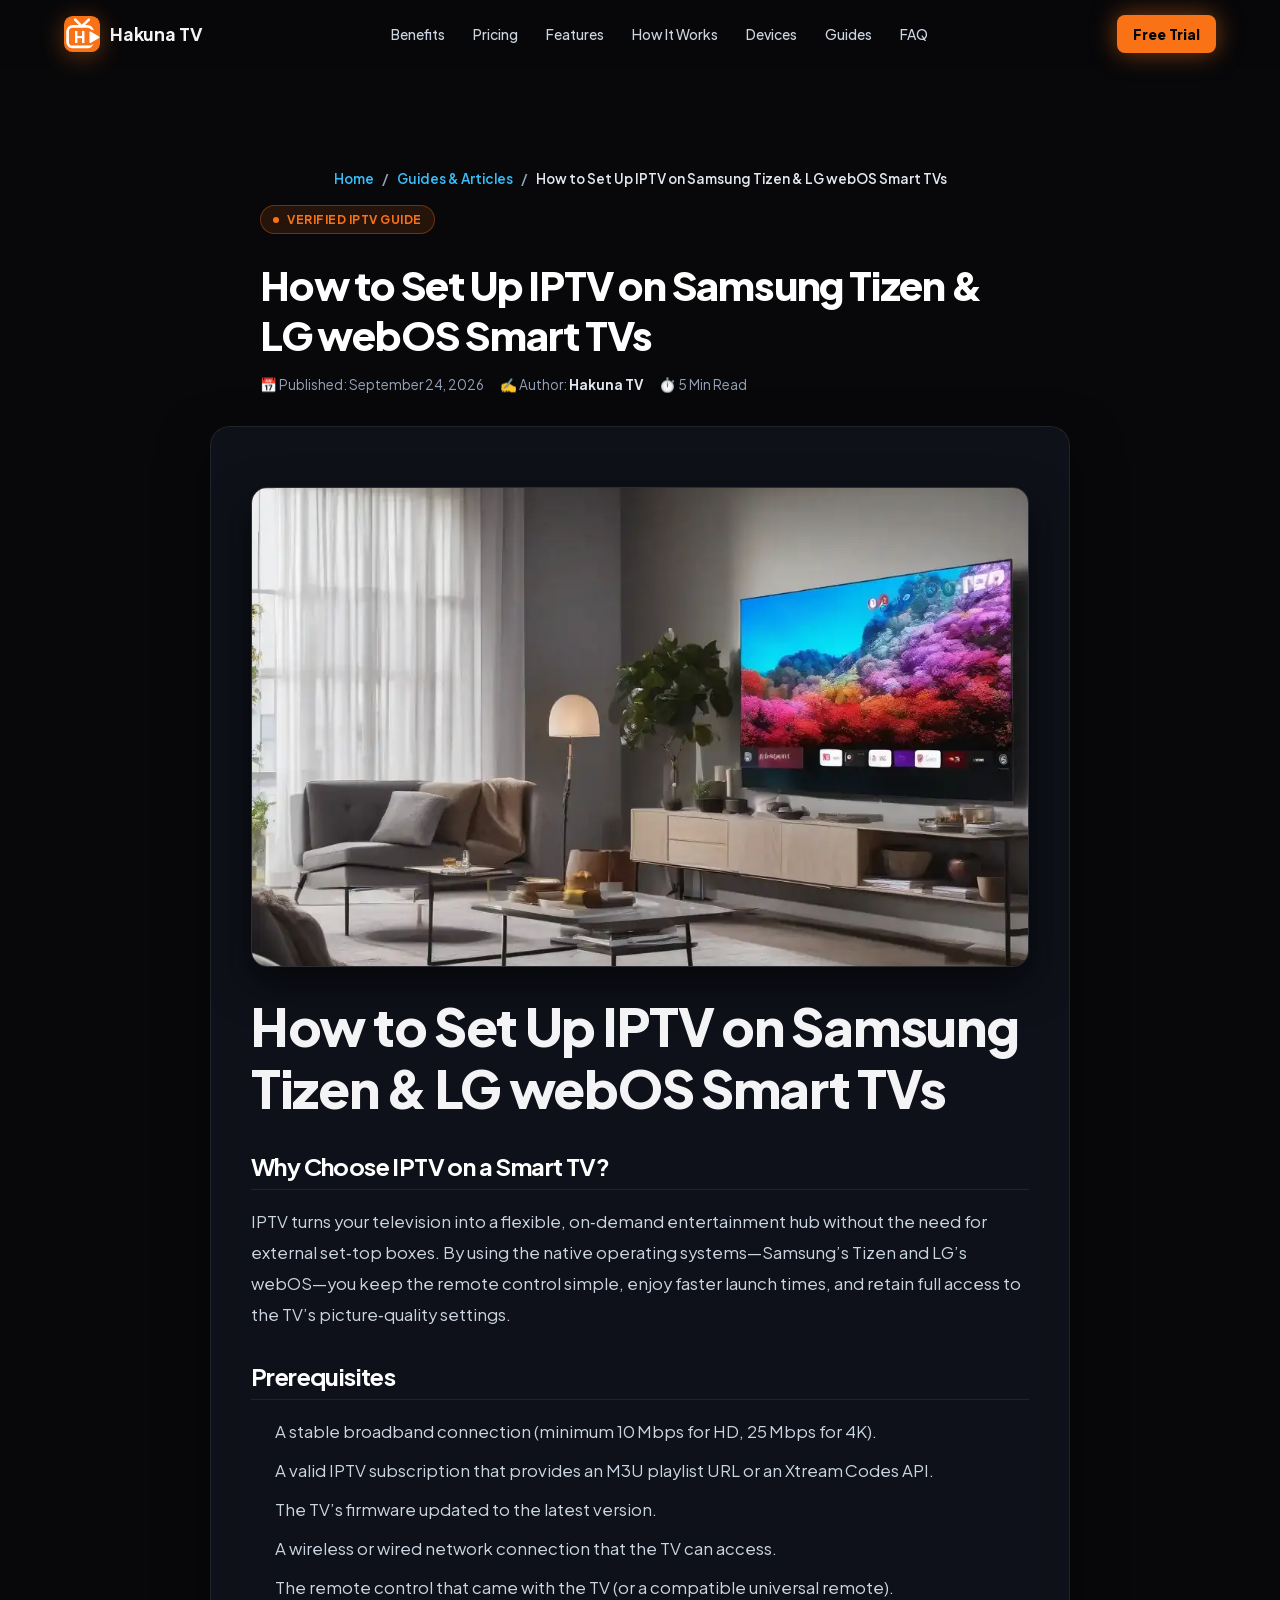
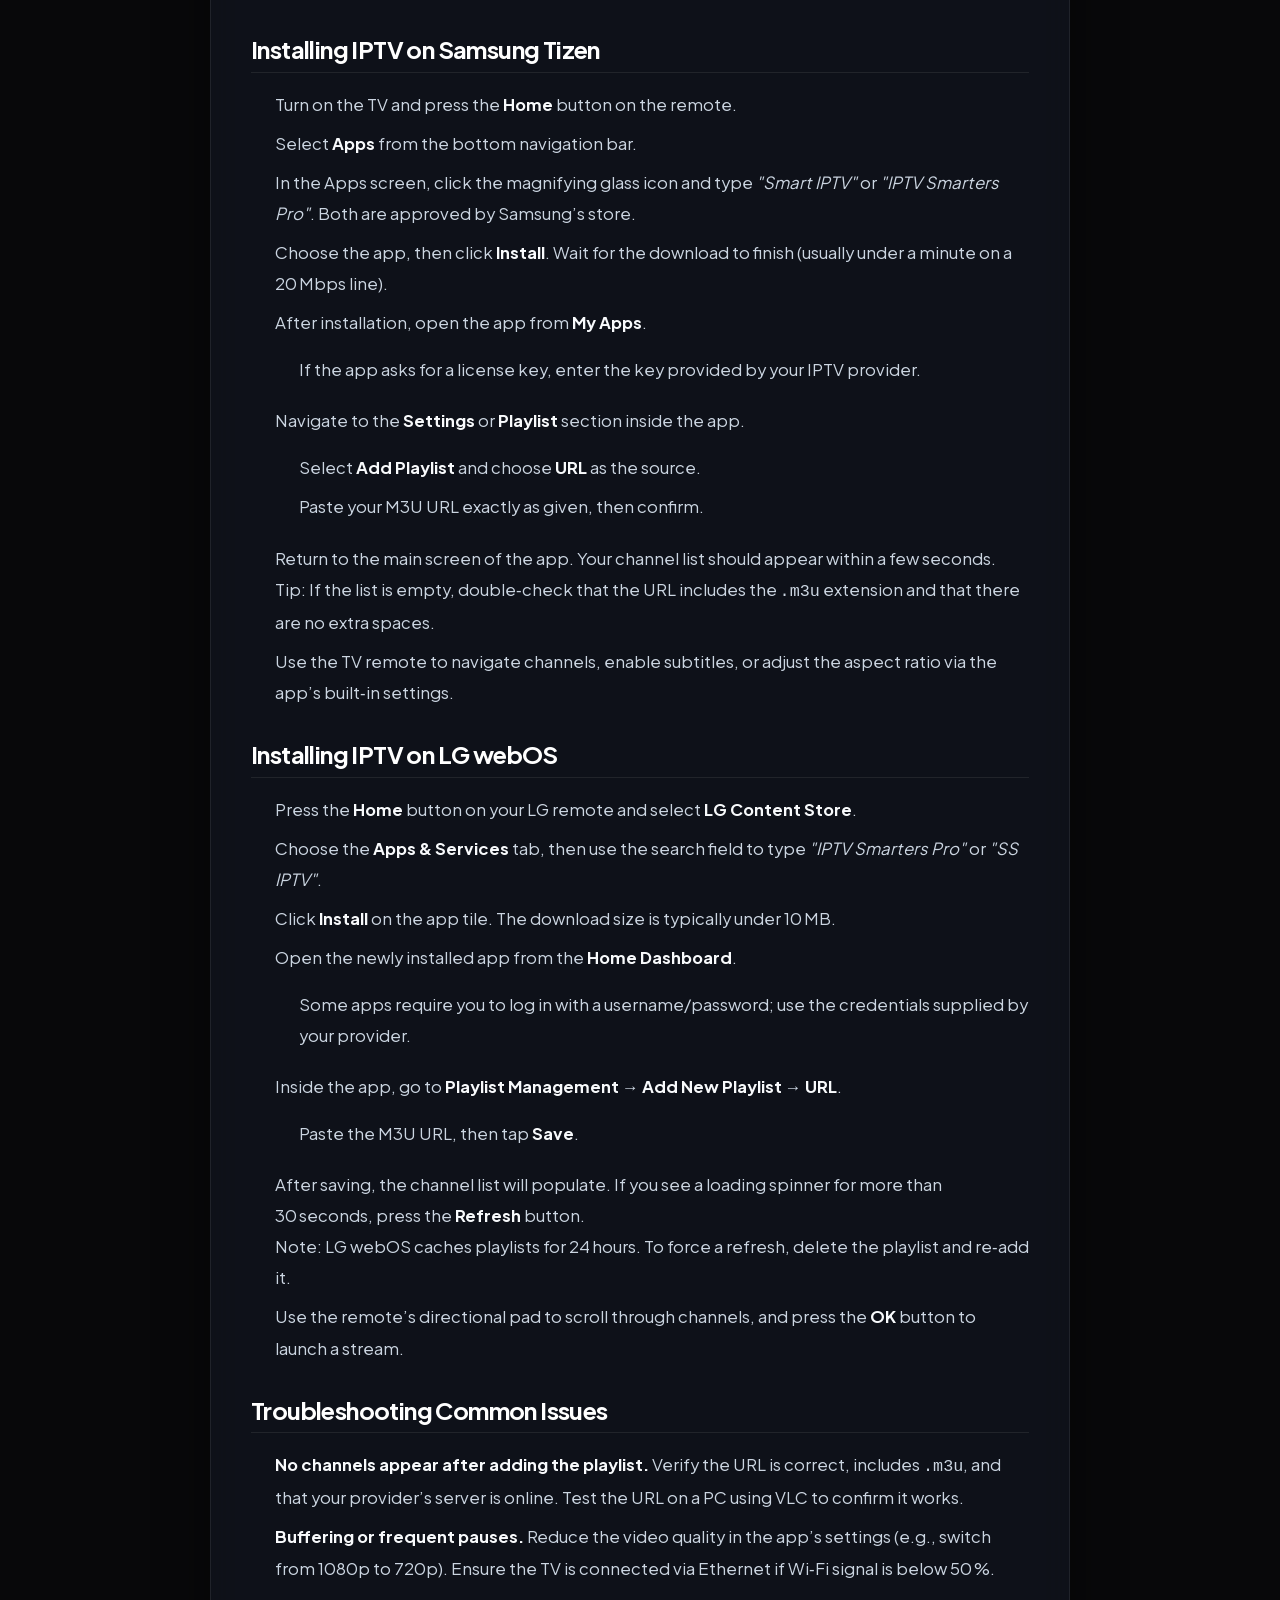
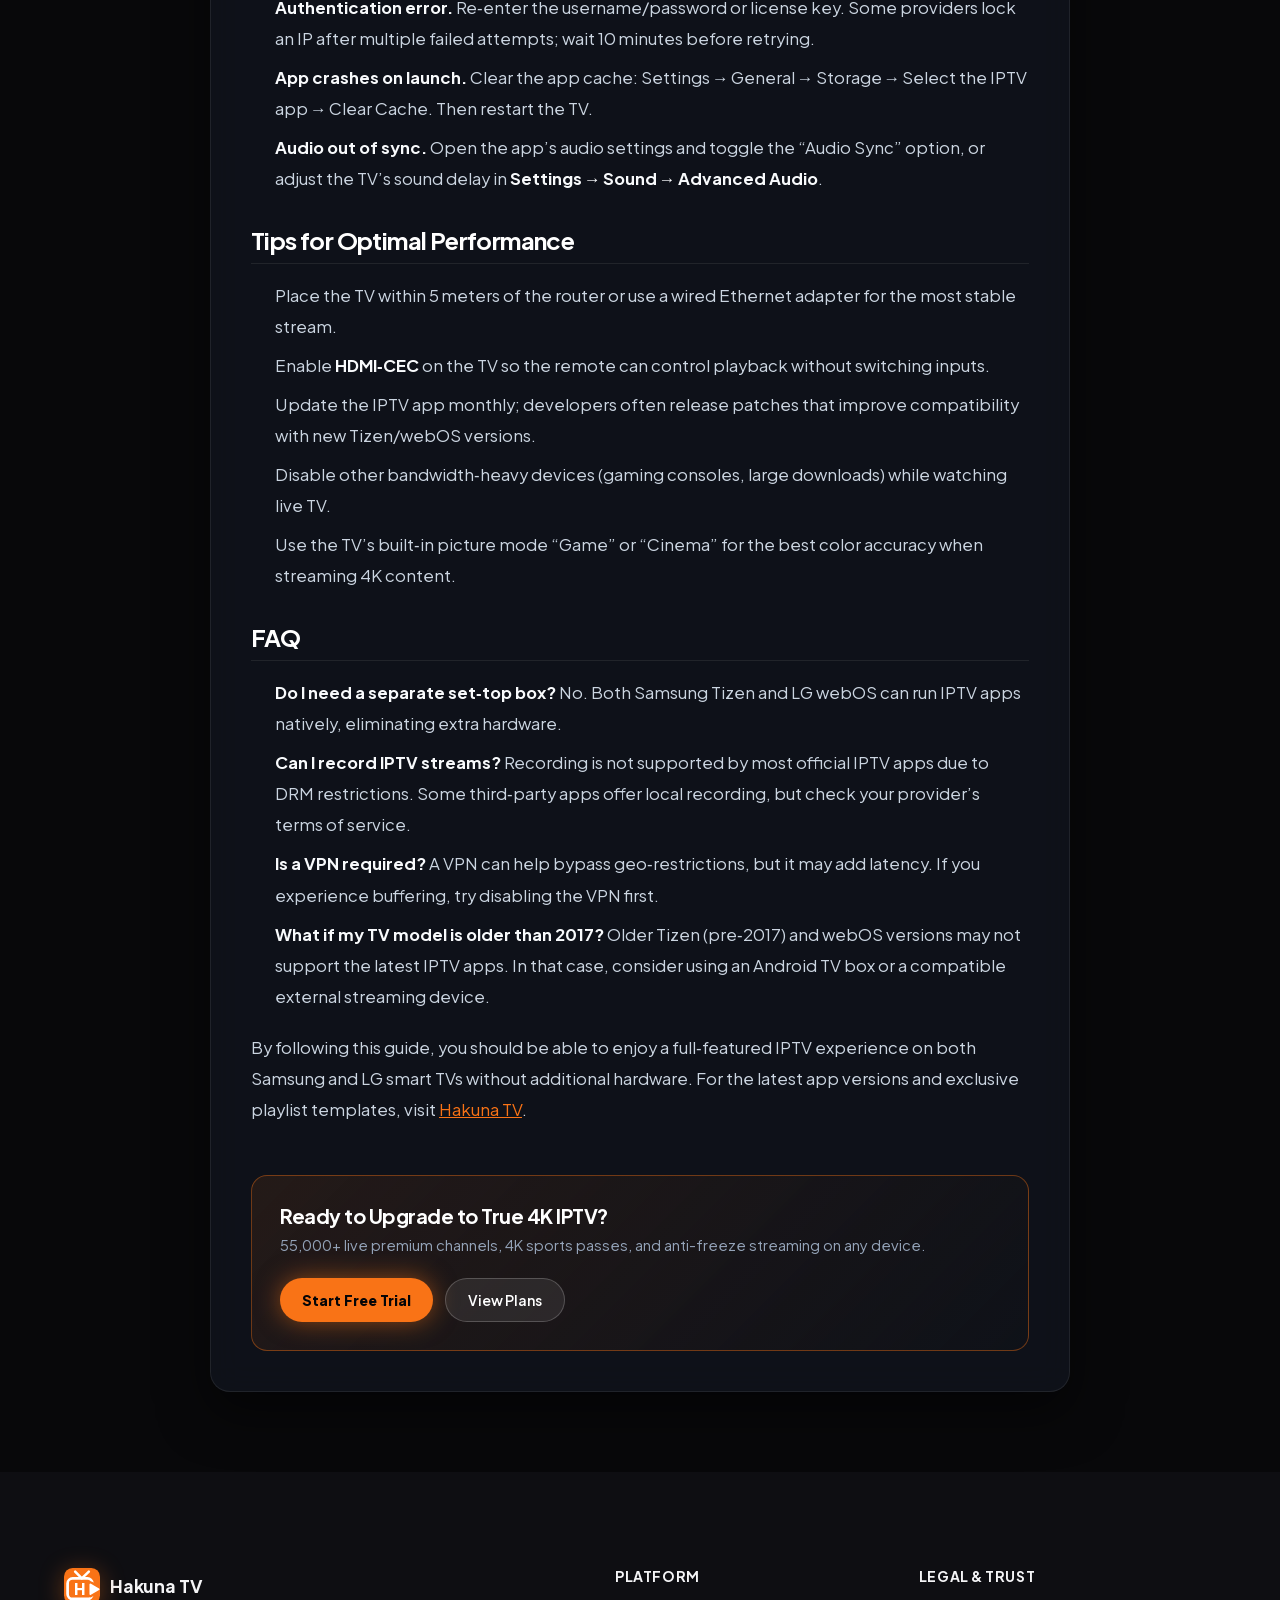
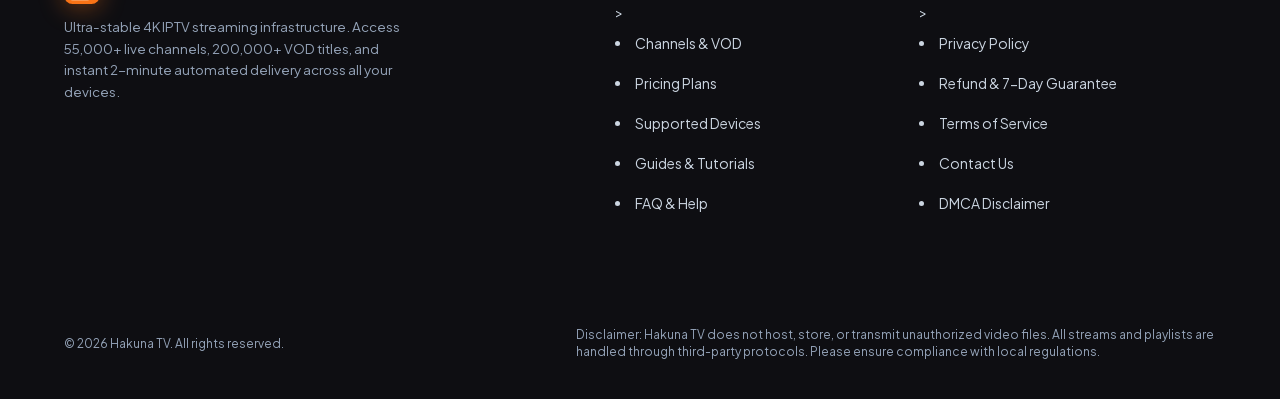
<file: setup-iptv-samsung-tizen-lg-webos.html>
<!DOCTYPE html>
<html lang="en" style="background-color:#08080a;color:#f4f4f6;">
<head>
  <meta charset="UTF-8">
  <meta name="viewport" content="width=device-width, initial-scale=1.0">
  
  <title>Setup IPTV on Samsung Tizen &amp; LG webOS – Hakuna TV Guide | Hakuna TV</title>
  <meta name="description" content="Learn step‑by‑step how to install and configure IPTV on Samsung Tizen and LG webOS smart TVs. Follow Hakuna TV’s quick guide for flawless streaming.">
  <meta name="robots" content="index, follow">
  <link rel="canonical" href="https://hakuna4ktv.shop/setup-iptv-samsung-tizen-lg-webos.html">
  <meta name="theme-color" content="#08080a">

  <!-- Open Graph -->
  <meta property="og:type" content="article">
  <meta property="og:url" content="https://hakuna4ktv.shop/setup-iptv-samsung-tizen-lg-webos.html">
  <meta property="og:title" content="Setup IPTV on Samsung Tizen & LG webOS – Hakuna TV Guide | Hakuna TV">
  <meta property="og:description" content="Learn step‑by‑step how to install and configure IPTV on Samsung Tizen and LG webOS smart TVs. Follow Hakuna TV’s quick guide for flawless streaming.">

  <!-- Self-Hosted Critical Variable Font loaded via style.min.css with font-display: swap -->

  <!-- Main Stylesheet -->
  <link rel="stylesheet" href="/css/style.min.css?v=22.0">

  <!-- Structured Data: Breadcrumbs & WebPage -->
  <script type="application/ld+json">
{
  "@context": "https://schema.org",
  "@type": "BlogPosting",
  "headline": "How to Set Up IPTV on Samsung Tizen & LG webOS Smart TVs",
  "description": "Learn step‑by‑step how to install and configure IPTV on Samsung Tizen and LG webOS smart TVs. Follow Hakuna TV’s quick guide for flawless streaming.",
  "image": [
    "https://hakuna4ktv.shop/images/posts/setup-iptv-samsung-tizen-lg-webos-1790283414620.webp"
  ],
  "datePublished": "2026-09-24T20:56:54.000Z",
  "dateModified": "2026-09-24T20:56:54.000Z",
  "author": {
    "@type": "Person",
    "name": "Hakuna TV"
  },
  "publisher": {
    "@type": "Organization",
    "name": "Hakuna TV",
    "logo": {
      "@type": "ImageObject",
      "url": "https://hakuna4ktv.shop/fav icon.png"
    }
  },
  "mainEntityOfPage": {
    "@type": "WebPage",
    "@id": "https://hakuna4ktv.shop/setup-iptv-samsung-tizen-lg-webos.html"
  }
}
</script>
<meta property="og:image" content="https://hakuna4ktv.shop/images/posts/setup-iptv-samsung-tizen-lg-webos-1790283414620.webp">
<meta name="twitter:image" content="https://hakuna4ktv.shop/images/posts/setup-iptv-samsung-tizen-lg-webos-1790283414620.webp">
<meta name="twitter:card" content="summary_large_image">

  <!-- Pure SVG Dynamic Brand Favicon & App Icons (Google SEO Compliant) -->
  <link rel="icon" type="image/svg+xml" href="data:image/svg+xml;utf8,%3Csvg%20xmlns%3D%22http%3A%2F%2Fwww.w3.org%2F2000%2Fsvg%22%20viewBox%3D%220%200%20100%20100%22%20width%3D%22100%25%22%20height%3D%22100%25%22%3E%0A%20%20%3Cdefs%3E%0A%20%20%20%20%3ClinearGradient%20id%3D%22tvkixBrandGrad%22%20x1%3D%220%25%22%20y1%3D%220%25%22%20x2%3D%22100%25%22%20y2%3D%22100%25%22%3E%0A%20%20%20%20%20%20%3Cstop%20offset%3D%220%25%22%20stop-color%3D%22%23f97316%22%2F%3E%0A%20%20%20%20%20%20%3Cstop%20offset%3D%22100%25%22%20stop-color%3D%22%23f97316%22%2F%3E%0A%20%20%20%20%3C%2FlinearGradient%3E%0A%20%20%20%20%3Cmask%20id%3D%22tvCutout_1n2rgl%22%3E%0A%20%20%20%20%20%20%3Crect%20width%3D%22100%22%20height%3D%22100%22%20fill%3D%22%23ffffff%22%2F%3E%0A%20%20%20%20%20%20%3Cpath%20d%3D%22M%2073.5%2046%20L%2096%2059%20L%2073.5%2072%20Z%22%20fill%3D%22%23000000%22%20stroke%3D%22%23000000%22%20stroke-width%3D%2218.5%22%20stroke-linejoin%3D%22round%22%20stroke-linecap%3D%22round%22%2F%3E%0A%20%20%20%20%3C%2Fmask%3E%0A%20%20%3C%2Fdefs%3E%0A%20%20%3Crect%20width%3D%22100%22%20height%3D%22100%22%20rx%3D%2224%22%20fill%3D%22url(%23tvkixBrandGrad)%22%2F%3E%0A%20%20%3Cpath%20d%3D%22M%2031%2010%20L%2049.5%2029%20L%2069%2010%22%20fill%3D%22none%22%20stroke%3D%22%23ffffff%22%20stroke-width%3D%227%22%20stroke-linecap%3D%22round%22%20stroke-linejoin%3D%22round%22%2F%3E%0A%20%20%3Crect%20x%3D%2210%22%20y%3D%2229%22%20width%3D%2269%22%20height%3D%2257%22%20rx%3D%2214%22%20fill%3D%22none%22%20stroke%3D%22%23ffffff%22%20stroke-width%3D%227.5%22%20stroke-linejoin%3D%22round%22%20stroke-linecap%3D%22round%22%20mask%3D%22url(%23tvCutout_1n2rgl)%22%2F%3E%0A%20%20%3Cpath%20d%3D%22M%2073.5%2046%20L%2096%2059%20L%2073.5%2072%20Z%22%20fill%3D%22%23ffffff%22%20stroke%3D%22%23ffffff%22%20stroke-width%3D%225.5%22%20stroke-linejoin%3D%22round%22%20stroke-linecap%3D%22round%22%2F%3E%0A%20%20%3Ctext%20x%3D%2244%22%20y%3D%2258%22%20font-family%3D%22-apple-system%2C%20BlinkMacSystemFont%2C%20'Plus%20Jakarta%20Sans'%2C%20'Arial%20Black'%2C%20'Montserrat'%2C%20sans-serif%22%20font-size%3D%2244%22%20font-weight%3D%22900%22%20fill%3D%22%23ffffff%22%20text-anchor%3D%22middle%22%20dominant-baseline%3D%22central%22%3EH%3C%2Ftext%3E%0A%3C%2Fsvg%3E">
  <link rel="alternate icon" type="image/svg+xml" href="/assets/favicon.svg">
  <link rel="apple-touch-icon" href="data:image/svg+xml;utf8,%3Csvg%20xmlns%3D%22http%3A%2F%2Fwww.w3.org%2F2000%2Fsvg%22%20viewBox%3D%220%200%20100%20100%22%20width%3D%22100%25%22%20height%3D%22100%25%22%3E%0A%20%20%3Cdefs%3E%0A%20%20%20%20%3ClinearGradient%20id%3D%22tvkixBrandGrad%22%20x1%3D%220%25%22%20y1%3D%220%25%22%20x2%3D%22100%25%22%20y2%3D%22100%25%22%3E%0A%20%20%20%20%20%20%3Cstop%20offset%3D%220%25%22%20stop-color%3D%22%23f97316%22%2F%3E%0A%20%20%20%20%20%20%3Cstop%20offset%3D%22100%25%22%20stop-color%3D%22%23f97316%22%2F%3E%0A%20%20%20%20%3C%2FlinearGradient%3E%0A%20%20%20%20%3Cmask%20id%3D%22tvCutout_1n2rgl%22%3E%0A%20%20%20%20%20%20%3Crect%20width%3D%22100%22%20height%3D%22100%22%20fill%3D%22%23ffffff%22%2F%3E%0A%20%20%20%20%20%20%3Cpath%20d%3D%22M%2073.5%2046%20L%2096%2059%20L%2073.5%2072%20Z%22%20fill%3D%22%23000000%22%20stroke%3D%22%23000000%22%20stroke-width%3D%2218.5%22%20stroke-linejoin%3D%22round%22%20stroke-linecap%3D%22round%22%2F%3E%0A%20%20%20%20%3C%2Fmask%3E%0A%20%20%3C%2Fdefs%3E%0A%20%20%3Crect%20width%3D%22100%22%20height%3D%22100%22%20rx%3D%2224%22%20fill%3D%22url(%23tvkixBrandGrad)%22%2F%3E%0A%20%20%3Cpath%20d%3D%22M%2031%2010%20L%2049.5%2029%20L%2069%2010%22%20fill%3D%22none%22%20stroke%3D%22%23ffffff%22%20stroke-width%3D%227%22%20stroke-linecap%3D%22round%22%20stroke-linejoin%3D%22round%22%2F%3E%0A%20%20%3Crect%20x%3D%2210%22%20y%3D%2229%22%20width%3D%2269%22%20height%3D%2257%22%20rx%3D%2214%22%20fill%3D%22none%22%20stroke%3D%22%23ffffff%22%20stroke-width%3D%227.5%22%20stroke-linejoin%3D%22round%22%20stroke-linecap%3D%22round%22%20mask%3D%22url(%23tvCutout_1n2rgl)%22%2F%3E%0A%20%20%3Cpath%20d%3D%22M%2073.5%2046%20L%2096%2059%20L%2073.5%2072%20Z%22%20fill%3D%22%23ffffff%22%20stroke%3D%22%23ffffff%22%20stroke-width%3D%225.5%22%20stroke-linejoin%3D%22round%22%20stroke-linecap%3D%22round%22%2F%3E%0A%20%20%3Ctext%20x%3D%2244%22%20y%3D%2258%22%20font-family%3D%22-apple-system%2C%20BlinkMacSystemFont%2C%20'Plus%20Jakarta%20Sans'%2C%20'Arial%20Black'%2C%20'Montserrat'%2C%20sans-serif%22%20font-size%3D%2244%22%20font-weight%3D%22900%22%20fill%3D%22%23ffffff%22%20text-anchor%3D%22middle%22%20dominant-baseline%3D%22central%22%3EH%3C%2Ftext%3E%0A%3C%2Fsvg%3E">
  <link rel="manifest" href="site.webmanifest">

    <style id="site-dynamic-theme">
        :root {
            --accent: #f97316 !important;
            --accent-hover: #f97316 !important;
            --accent-text: #ffffff !important;
            --accent-light: rgba(249, 115, 22, 0.12) !important;
            --primary: #f97316 !important;
            --primary-glow: rgba(249, 115, 22, 0.44) !important;
            --brand-r: 249;
            --brand-g: 115;
            --brand-b: 22;
            font-family: 'Plus Jakarta Sans', -apple-system, sans-serif !important;
        }
        /* Header & Logo Pure SVG Mark */
        .logo-icon {
            width: 36px !important;
            height: 36px !important;
            background: transparent !important;
            border: none !important;
            padding: 0 !important;
            display: inline-flex !important;
            align-items: center !important;
            justify-content: center !important;
            box-shadow: none !important;
            filter: drop-shadow(0 4px 12px rgba(249, 115, 22, 0.38)) !important;
            transition: transform 0.2s ease, filter 0.2s ease !important;
            flex-shrink: 0 !important;
        }
        .brand-logo:hover .logo-icon {
            transform: scale(1.06) !important;
            filter: drop-shadow(0 6px 18px rgba(249, 115, 22, 0.6)) !important;
        }
        .logo-icon svg {
            width: 100% !important;
            height: 100% !important;
            display: block !important;
        }
        .brand-accent, .accent-mark { color: #f97316 !important; }
        .btn-pill-primary, .btn-pill-primary span, .btn-pill-primary:link, .btn-pill-primary:visited, .btn-primary { 
            background: #f97316 !important; 
            color: #050507 !important; 
            font-weight: 800 !important; 
            box-shadow: 0 0 25px rgba(249, 115, 22, 0.5) !important; 
        }
        .footer-link:hover, .policy-breadcrumbs a:hover { color: #f97316 !important; }
        :focus-visible { outline: 2px solid #f97316 !important; }
        .post-content-body h2 { font-size: 1.5rem; font-weight: 700; color: #fff; margin: 32px 0 16px 0; border-bottom: 1px solid rgba(255,255,255,0.08); padding-bottom: 8px; }
        .post-content-body h3 { font-size: 1.25rem; font-weight: 600; color: #f1f5f9; margin: 24px 0 12px 0; }
        .post-content-body p { margin-bottom: 18px; }
        .post-content-body ul, .post-content-body ol { margin: 16px 0 20px 24px; }
        .post-content-body li { margin-bottom: 8px; }
        .post-content-body strong { color: #f8fafc; }
        .post-content-body a { color: #f97316; text-decoration: underline; }
        :root { --accent: #f97316; }
    </style>
    
</head>
<body style="background-color:#08080a;">

  <!-- =========================================================================
       HEADER
       ========================================================================= -->
  <header class="site-header">
    <div class="container header-container">
      <a href="index.html" class="brand-logo" aria-label="Hakuna TV Homepage">
        <span class="logo-icon" aria-hidden="true"><svg xmlns="http://www.w3.org/2000/svg" viewBox="0 0 100 100" width="100%" height="100%">
  <defs>
    <linearGradient id="tvkixBrandGrad" x1="0%" y1="0%" x2="100%" y2="100%">
      <stop offset="0%" stop-color="#f97316"/>
      <stop offset="100%" stop-color="#f97316"/>
    </linearGradient>
    <mask id="tvCutout_vr1t2u">
      <rect width="100" height="100" fill="#ffffff"/>
      <path d="M 73.5 46 L 96 59 L 73.5 72 Z" fill="#000000" stroke="#000000" stroke-width="18.5" stroke-linejoin="round" stroke-linecap="round"/>
    </mask>
  </defs>
  <rect width="100" height="100" rx="24" fill="url(#tvkixBrandGrad)"/>
  <path d="M 31 10 L 49.5 29 L 69 10" fill="none" stroke="#ffffff" stroke-width="7" stroke-linecap="round" stroke-linejoin="round"/>
  <rect x="10" y="29" width="69" height="57" rx="14" fill="none" stroke="#ffffff" stroke-width="7.5" stroke-linejoin="round" stroke-linecap="round" mask="url(#tvCutout_vr1t2u)"/>
  <path d="M 73.5 46 L 96 59 L 73.5 72 Z" fill="#ffffff" stroke="#ffffff" stroke-width="5.5" stroke-linejoin="round" stroke-linecap="round"/>
  <text x="44" y="58" font-family="-apple-system, BlinkMacSystemFont, 'Plus Jakarta Sans', 'Arial Black', 'Montserrat', sans-serif" font-size="44" font-weight="900" fill="#ffffff" text-anchor="middle" dominant-baseline="central">H</text>
</svg></span>
        <span>Hakuna TV</span>
      </a>

      <nav class="nav-menu" aria-label="Main Navigation">
        <a href="index.html#benefits" class="nav-link">Benefits</a>
        <a href="index.html#pricing" class="nav-link">Pricing</a>
        <a href="index.html#features" class="nav-link">Features</a>
        <a href="index.html#how-it-works" class="nav-link">How It Works</a>
        <a href="index.html#compatibility" class="nav-link">Devices</a>
        <a href="guides.html" class="nav-link">Guides</a>
        <a href="index.html#faq" class="nav-link">FAQ</a>
      </nav>

      <div class="header-actions">
        <a href="/trial" rel="nofollow noopener noreferrer" class="btn btn-primary btn-sm">Free Trial</a>
      </div>
    </div>
  </header>

  <!-- =========================================================================
       PAGE CONTENT
       ========================================================================= -->
  
  <main class="policy-page-wrapper" style="padding-top: 100px; padding-bottom: 80px;">
    <div class="container" style="max-width: 900px; margin: 0 auto; padding: 0 20px;">
      <div class="policy-header" style="text-align: left; margin-bottom: 30px;">
        <div class="policy-breadcrumbs" style="display:flex; gap:8px; align-items:center; font-size:0.85rem; color:#94a3b8; margin-bottom:14px;">
          <a href="index.html" style="color:#38bdf8; text-decoration:none;">Home</a>
          <span>/</span>
          <a href="guides.html" style="color:#38bdf8; text-decoration:none;">Guides &amp; Articles</a>
          <span>/</span>
          <span style="color:#e2e8f0;">How to Set Up IPTV on Samsung Tizen &amp; LG webOS Smart TVs</span>
        </div>
        <div class="pill-badge" style="display:inline-flex; align-items:center; gap:8px; background:rgba(255,106,26,0.12); border:1px solid #f9731655; color:#f97316; padding:4px 12px; border-radius:9999px; font-size:0.75rem; font-weight:700; text-transform:uppercase; letter-spacing:0.5px; margin-bottom:14px;">
          <span class="dot" style="width:6px; height:6px; border-radius:50%; background:#f97316; display:inline-block;" aria-hidden="true"></span>
          <span>Verified IPTV Guide</span>
        </div>
        <h1 style="font-size: clamp(1.8rem, 3.5vw, 2.5rem); font-weight: 800; color: #fff; line-height: 1.25; margin-bottom: 14px;">How to Set Up IPTV on Samsung Tizen &amp; LG webOS Smart TVs</h1>
        <div class="policy-last-updated" style="font-size:0.85rem; color:#94a3b8; display:flex; gap:16px; flex-wrap:wrap; align-items:center;">
          <span>📅 Published: September 24, 2026</span>
          <span>✍️ Author: <strong style="color:#e2e8f0;">Hakuna TV</strong></span>
          <span>⏱️ 5 Min Read</span>
        </div>
      </div>

      <div class="policy-card" style="background: rgba(18, 22, 32, 0.7); border: 1px solid rgba(255, 255, 255, 0.08); border-radius: 20px; padding: clamp(20px, 4vw, 40px); backdrop-filter: blur(16px); box-shadow: 0 20px 50px rgba(0,0,0,0.5);">
        
        <div style="margin: 20px 0 28px 0; border-radius: 16px; overflow: hidden; border: 1px solid rgba(255,255,255,0.12); box-shadow: 0 16px 40px rgba(0,0,0,0.6); max-height: 480px;">
            <img src="/images/posts/setup-iptv-samsung-tizen-lg-webos-1790283414620.webp" alt="How to Set Up IPTV on Samsung Tizen & LG webOS Smart TVs" style="width: 100%; height: auto; max-height: 480px; object-fit: cover; display: block;" loading="lazy">
        </div>

        <div class="post-content-body" style="font-size: 1.05rem; line-height: 1.85; color: #cbd5e1;">
          <article>
<h1>How to Set Up IPTV on Samsung Tizen &amp; LG webOS Smart TVs</h1>

<h2>Why Choose IPTV on a Smart TV?</h2>
<p>IPTV turns your television into a flexible, on‑demand entertainment hub without the need for external set‑top boxes. By using the native operating systems—Samsung’s Tizen and LG’s webOS—you keep the remote control simple, enjoy faster launch times, and retain full access to the TV’s picture‑quality settings.</p>

<h2>Prerequisites</h2>
<ul>
  <li>A stable broadband connection (minimum 10 Mbps for HD, 25 Mbps for 4K).</li>
  <li>A valid IPTV subscription that provides an M3U playlist URL or an Xtream Codes API.</li>
  <li>The TV’s firmware updated to the latest version.</li>
  <li>A wireless or wired network connection that the TV can access.</li>
  <li>The remote control that came with the TV (or a compatible universal remote).</li>
</ul>

<h2>Installing IPTV on Samsung Tizen</h2>
<ol>
  <li>Turn on the TV and press the <strong>Home</strong> button on the remote.</li>
  <li>Select <strong>Apps</strong> from the bottom navigation bar.</li>
  <li>In the Apps screen, click the magnifying glass icon and type <em>"Smart IPTV"</em> or <em>"IPTV Smarters Pro"</em>. Both are approved by Samsung’s store.</li>
  <li>Choose the app, then click <strong>Install</strong>. Wait for the download to finish (usually under a minute on a 20 Mbps line).</li>
  <li>After installation, open the app from <strong>My Apps</strong>.
    <ul>
      <li>If the app asks for a license key, enter the key provided by your IPTV provider.</li>
    </ul>
  </li>
  <li>Navigate to the <strong>Settings</strong> or <strong>Playlist</strong> section inside the app.
    <ul>
      <li>Select <strong>Add Playlist</strong> and choose <strong>URL</strong> as the source.</li>
      <li>Paste your M3U URL exactly as given, then confirm.</li>
    </ul>
  </li>
  <li>Return to the main screen of the app. Your channel list should appear within a few seconds.
    <blockquote>Tip: If the list is empty, double‑check that the URL includes the <code>.m3u</code> extension and that there are no extra spaces.</blockquote>
  </li>
  <li>Use the TV remote to navigate channels, enable subtitles, or adjust the aspect ratio via the app’s built‑in settings.</li>
</ol>

<h2>Installing IPTV on LG webOS</h2>
<ol>
  <li>Press the <strong>Home</strong> button on your LG remote and select <strong>LG Content Store</strong>.</li>
  <li>Choose the <strong>Apps &amp; Services</strong> tab, then use the search field to type <em>"IPTV Smarters Pro"</em> or <em>"SS IPTV"</em>.</li>
  <li>Click <strong>Install</strong> on the app tile. The download size is typically under 10 MB.</li>
  <li>Open the newly installed app from the <strong>Home Dashboard</strong>.
    <ul>
      <li>Some apps require you to log in with a username/password; use the credentials supplied by your provider.</li>
    </ul>
  </li>
  <li>Inside the app, go to <strong>Playlist Management</strong> → <strong>Add New Playlist</strong> → <strong>URL</strong>.
    <ul>
      <li>Paste the M3U URL, then tap <strong>Save</strong>.</li>
    </ul>
  </li>
  <li>After saving, the channel list will populate. If you see a loading spinner for more than 30 seconds, press the <strong>Refresh</strong> button.
    <blockquote>Note: LG webOS caches playlists for 24 hours. To force a refresh, delete the playlist and re‑add it.</blockquote>
  </li>
  <li>Use the remote’s directional pad to scroll through channels, and press the <strong>OK</strong> button to launch a stream.</li>
</ol>

<h2>Troubleshooting Common Issues</h2>
<ul>
  <li><strong>No channels appear after adding the playlist.</strong> Verify the URL is correct, includes <code>.m3u</code>, and that your provider’s server is online. Test the URL on a PC using VLC to confirm it works.</li>
  <li><strong>Buffering or frequent pauses.</strong> Reduce the video quality in the app’s settings (e.g., switch from 1080p to 720p). Ensure the TV is connected via Ethernet if Wi‑Fi signal is below 50 %.</li>
  <li><strong>Authentication error.</strong> Re‑enter the username/password or license key. Some providers lock an IP after multiple failed attempts; wait 10 minutes before retrying.</li>
  <li><strong>App crashes on launch.</strong> Clear the app cache: Settings → General → Storage → Select the IPTV app → Clear Cache. Then restart the TV.</li>
  <li><strong>Audio out of sync.</strong> Open the app’s audio settings and toggle the “Audio Sync” option, or adjust the TV’s sound delay in <strong>Settings → Sound → Advanced Audio</strong>.</li>
</ul>

<h2>Tips for Optimal Performance</h2>
<ul>
  <li>Place the TV within 5 meters of the router or use a wired Ethernet adapter for the most stable stream.</li>
  <li>Enable <strong>HDMI‑CEC</strong> on the TV so the remote can control playback without switching inputs.</li>
  <li>Update the IPTV app monthly; developers often release patches that improve compatibility with new Tizen/webOS versions.</li>
  <li>Disable other bandwidth‑heavy devices (gaming consoles, large downloads) while watching live TV.</li>
  <li>Use the TV’s built‑in picture mode “Game” or “Cinema” for the best color accuracy when streaming 4K content.</li>
</ul>

<h2>FAQ</h2>
<ul>
  <li><strong>Do I need a separate set‑top box?</strong> No. Both Samsung Tizen and LG webOS can run IPTV apps natively, eliminating extra hardware.</li>
  <li><strong>Can I record IPTV streams?</strong> Recording is not supported by most official IPTV apps due to DRM restrictions. Some third‑party apps offer local recording, but check your provider’s terms of service.</li>
  <li><strong>Is a VPN required?</strong> A VPN can help bypass geo‑restrictions, but it may add latency. If you experience buffering, try disabling the VPN first.</li>
  <li><strong>What if my TV model is older than 2017?</strong> Older Tizen (pre‑2017) and webOS versions may not support the latest IPTV apps. In that case, consider using an Android TV box or a compatible external streaming device.</li>
</ul>

<p>By following this guide, you should be able to enjoy a full‑featured IPTV experience on both Samsung and LG smart TVs without additional hardware. For the latest app versions and exclusive playlist templates, visit <a href="https://hakuna4ktv.shop" target="_blank" rel="noopener">Hakuna TV</a>.</p>
</article>
        </div>

        <div class="policy-cta-box" style="margin-top: 50px; background: linear-gradient(135deg, #f9731618 0%, rgba(15,18,25,0.95) 100%); border: 1px solid #f9731666; padding: 28px; border-radius: 16px; display: flex; justify-content: space-between; align-items: center; flex-wrap: wrap; gap: 20px;">
          <div>
            <h3 style="font-size: 1.25rem; font-weight: 700; color: #fff; margin-bottom: 6px;">Ready to Upgrade to True 4K IPTV?</h3>
            <p style="color: #94a3b8; font-size: 0.92rem; margin: 0;">55,000+ live premium channels, 4K sports passes, and anti-freeze streaming on any device.</p>
          </div>
          <div style="display: flex; gap: 12px; flex-wrap: wrap;">
            <a href="/trial" rel="nofollow noopener noreferrer" rel="nofollow noopener noreferrer" class="btn btn-primary btn-sm" style="background: #f97316; color: #fff; padding: 10px 22px; border-radius: 9999px; text-decoration: none; font-weight: 700; font-size: 0.88rem; box-shadow: 0 0 20px #f9731655;">Start Free Trial</a>
            <a href="/order" rel="nofollow noopener noreferrer" rel="nofollow noopener noreferrer" class="btn btn-sm" style="background: rgba(255,255,255,0.08); border: 1px solid rgba(255,255,255,0.2); color: #fff; padding: 10px 22px; border-radius: 9999px; text-decoration: none; font-weight: 600; font-size: 0.88rem;">View Plans</a>
          </div>
        </div>
      </div>
    </div>
  </main>
    

  <!-- =========================================================================
       FOOTER
       ========================================================================= -->
  <footer class="site-footer">
    <div class="container">
      <div class="footer-grid">
        <!-- Brand & Mission -->
        <div class="footer-brand">
          <a href="index.html" class="brand-logo" aria-label="Hakuna TV Homepage">
            <span class="logo-icon" aria-hidden="true"><svg xmlns="http://www.w3.org/2000/svg" viewBox="0 0 100 100" width="100%" height="100%">
  <defs>
    <linearGradient id="tvkixBrandGrad" x1="0%" y1="0%" x2="100%" y2="100%">
      <stop offset="0%" stop-color="#f97316"/>
      <stop offset="100%" stop-color="#f97316"/>
    </linearGradient>
    <mask id="tvCutout_vr1t2u">
      <rect width="100" height="100" fill="#ffffff"/>
      <path d="M 73.5 46 L 96 59 L 73.5 72 Z" fill="#000000" stroke="#000000" stroke-width="18.5" stroke-linejoin="round" stroke-linecap="round"/>
    </mask>
  </defs>
  <rect width="100" height="100" rx="24" fill="url(#tvkixBrandGrad)"/>
  <path d="M 31 10 L 49.5 29 L 69 10" fill="none" stroke="#ffffff" stroke-width="7" stroke-linecap="round" stroke-linejoin="round"/>
  <rect x="10" y="29" width="69" height="57" rx="14" fill="none" stroke="#ffffff" stroke-width="7.5" stroke-linejoin="round" stroke-linecap="round" mask="url(#tvCutout_vr1t2u)"/>
  <path d="M 73.5 46 L 96 59 L 73.5 72 Z" fill="#ffffff" stroke="#ffffff" stroke-width="5.5" stroke-linejoin="round" stroke-linecap="round"/>
  <text x="44" y="58" font-family="-apple-system, BlinkMacSystemFont, 'Plus Jakarta Sans', 'Arial Black', 'Montserrat', sans-serif" font-size="44" font-weight="900" fill="#ffffff" text-anchor="middle" dominant-baseline="central">H</text>
</svg></span>
            <span>Hakuna TV</span>
          </a>
          <p>
            Ultra-stable 4K IPTV streaming infrastructure. Access 55,000+ live channels, 200,000+ VOD titles, and instant 2-minute automated delivery across all your devices.
          </p>
        </div>

        <!-- Platform Navigation -->
        <div>
          <h3 class="footer-col-title">Platform</h3>>
            <li><a href="index.html#features" class="footer-link">Channels &amp; VOD</a></li>
            <li><a href="index.html#pricing" class="footer-link">Pricing Plans</a></li>
            <li><a href="index.html#compatibility" class="footer-link">Supported Devices</a></li>
            <li><a href="guides.html" class="footer-link">Guides &amp; Tutorials</a></li>
            <li><a href="index.html#faq" class="footer-link">FAQ &amp; Help</a></li>
          </ul>
        </div>

        <!-- Essential Legal & Support Pages (Google SEO) -->
        <div>
          <h3 class="footer-col-title">Legal &amp; Trust</h3>>
            <li><a href="privacy-policy.html" class="footer-link">Privacy Policy</a></li>
            <li><a href="refund-policy.html" class="footer-link">Refund &amp; 7-Day Guarantee</a></li>
            <li><a href="terms.html" class="footer-link">Terms of Service</a></li>
            <li><a href="contact.html" class="footer-link">Contact Us</a></li>
            <li><a href="dmca.html" class="footer-link">DMCA Disclaimer</a></li>
          </ul>
        </div>
      </div>

      <div class="footer-bottom">
        <div>&copy; 2026 Hakuna TV. All rights reserved.</div>
        <div class="footer-disclaimer">
          Disclaimer: Hakuna TV does not host, store, or transmit unauthorized video files. All streams and playlists are handled through third-party protocols. Please ensure compliance with local regulations.
        </div>
      </div>
    </div>
  </footer>


    <!-- SATELLITE ON-SITE MODAL POPUP SYSTEM (Trial & Pay) -->
    <div id="sat-modal-overlay" class="sat-modal-overlay" aria-hidden="true" role="dialog" aria-modal="true">
        <div class="sat-modal-backdrop" onclick="closeSiteModal()"></div>
        <div class="sat-modal-container" role="document">
            
            <!-- Modal Header -->
            <div class="sat-modal-header">
                <div class="sat-tab-switch">
                    <button type="button" class="sat-tab-btn active" id="sat-tab-trial" onclick="switchSiteModalTab('trial')">
                        <span class="sat-tab-dot"></span>
                        <span>Free Trial</span>
                    </button>
                    <button type="button" class="sat-tab-btn" id="sat-tab-order" onclick="switchSiteModalTab('order')">
                        <svg width="15" height="15" viewBox="0 0 24 24" fill="none" stroke="currentColor" stroke-width="2" stroke-linecap="round" stroke-linejoin="round" style="margin-right:6px;"><rect x="2" y="5" width="20" height="14" rx="2"/><line x1="2" y1="10" x2="22" y2="10"/></svg>
                        <span>Plans</span>
                    </button>
                </div>
                <button type="button" class="sat-modal-close" onclick="closeSiteModal()" aria-label="Close modal">
                    <svg width="14" height="14" viewBox="0 0 24 24" fill="none" stroke="currentColor" stroke-width="2.5" stroke-linecap="round" stroke-linejoin="round"><line x1="18" y1="6" x2="6" y2="18"></line><line x1="6" y1="6" x2="18" y2="18"></line></svg>
                </button>
            </div>

            <!-- VIEW 1: FREE TRIAL -->
            <div id="sat-view-trial" class="sat-modal-view active">
                <h2 class="sat-trial-intro">Get your free 24H trial</h2>

                <!-- WhatsApp One-Click Activation (Reference UI) -->
                <a href="https://api.whatsapp.com/send?phone=19145205753&text=Hi!%20I%20would%20like%20to%20activate%20a%2024H%20free%20trial%20for%20Hakuna%20TV"
                   target="_blank" rel="noopener noreferrer" class="sat-btn-wa-activate">
                    <span class="sat-wa-btn-left">
                        <span class="sat-wa-btn-circle">
                            <svg width="19" height="19" viewBox="0 0 24 24" fill="currentColor">
                                <path d="M17.472 14.382c-.297-.149-1.758-.867-2.03-.967-.273-.099-.471-.148-.67.15-.197.297-.767.966-.94 1.164-.173.199-.347.223-.644.075-.297-.15-1.255-.463-2.39-1.475-.883-.788-1.48-1.761-1.653-2.059-.173-.297-.018-.458.13-.606.134-.133.298-.347.446-.52.149-.174.198-.298.298-.497.099-.198.05-.371-.025-.52-.075-.149-.669-1.612-.916-2.207-.242-.579-.487-.5-.669-.51-.173-.008-.371-.01-.57-.01-.198 0-.52.074-.792.372-.272.297-1.04 1.016-1.04 2.479 0 1.462 1.065 2.875 1.213 3.074.149.198 2.096 3.2 5.077 4.487.709.306 1.262.489 1.694.625.712.227 1.36.195 1.871.118.571-.085 1.758-.719 2.006-1.413.248-.694.248-1.289.173-1.413-.074-.124-.272-.198-.57-.347m-5.421 7.403h-.004a9.87 9.87 0 01-5.031-1.378l-.361-.214-3.741.982.998-3.648-.235-.374a9.86 9.86 0 01-1.51-5.26c.001-5.45 4.436-9.884 9.888-9.884 2.64 0 5.122 1.03 6.988 2.898a9.825 9.825 0 012.893 6.994c-.003 5.45-4.437 9.884-9.885 9.884m8.413-18.297A11.815 11.815 0 0012.05 0C5.495 0 .16 5.335.157 11.892c0 2.096.547 4.142 1.588 5.945L.057 24l6.305-1.654a11.882 11.882 0 005.683 1.448h.005c6.554 0 11.89-5.335 11.893-11.893a11.821 11.821 0 00-3.48-8.413z"/>
                            </svg>
                        </span>
                        <span class="sat-wa-btn-text">Activate via WhatsApp</span>
                    </span>
                    <svg class="sat-wa-btn-arrow" width="18" height="18" viewBox="0 0 24 24" fill="none" stroke="currentColor" stroke-width="2.5" stroke-linecap="round" stroke-linejoin="round">
                        <line x1="5" y1="12" x2="19" y2="12"></line>
                        <polyline points="12 5 19 12 12 19"></polyline>
                    </svg>
                </a>

                <!-- Divider: or request your 24H trial -->
                <div class="sat-trial-divider">
                    <span>or request your 24H trial</span>
                </div>

                <form id="sat-trial-form" onsubmit="submitSiteTrial(event)">
                    <!-- Row: Full Name & Email Address -->
                    <div class="sat-input-row">
                        <div class="sat-field-box">
                            <svg class="sat-field-icon" viewBox="0 0 24 24" fill="none" stroke="currentColor" stroke-width="2" stroke-linecap="round" stroke-linejoin="round">
                                <path d="M20 21v-2a4 4 0 0 0-4-4H8a4 4 0 0 0-4 4v2"></path>
                                <circle cx="12" cy="7" r="4"></circle>
                            </svg>
                            <input type="text" id="sat-trial-name" class="sat-field-input" placeholder="Full Name" autocomplete="name">
                        </div>
                        <div class="sat-field-box">
                            <svg class="sat-field-icon" viewBox="0 0 24 24" fill="none" stroke="currentColor" stroke-width="2" stroke-linecap="round" stroke-linejoin="round">
                                <rect width="20" height="16" x="2" y="4" rx="2"></rect>
                                <path d="m22 7-8.97 5.7a1.94 1.94 0 0 1-2.06 0L2 7"></path>
                            </svg>
                            <input type="email" id="sat-trial-email" class="sat-field-input" placeholder="Email Address" required autocomplete="email">
                        </div>
                    </div>

                    <!-- Select Package -->
                    <div class="sat-package-section">
                        <div class="sat-package-label">
                            <svg viewBox="0 0 24 24" fill="none" stroke="#10b981" stroke-width="2" stroke-linecap="round" stroke-linejoin="round">
                                <circle cx="12" cy="12" r="10"></circle>
                                <line x1="2" y1="12" x2="22" y2="12"></line>
                                <path d="M12 2a15.3 15.3 0 0 1 4 10 15.3 15.3 0 0 1-4 10 15.3 15.3 0 0 1-4-10 15.3 15.3 0 0 1 4-10z"></path>
                            </svg>
                            <span>Select Package</span>
                        </div>
                        <div class="sat-package-grid">
                            <button type="button" class="sat-pkg-btn is-active" id="sat-pkg-worldwide" data-pkg="Worldwide" onclick="selectSitePackage('Worldwide')">Worldwide</button>
                            <button type="button" class="sat-pkg-btn" id="sat-pkg-english" data-pkg="English" onclick="selectSitePackage('English')">English</button>
                            <button type="button" class="sat-pkg-btn" id="sat-pkg-europe" data-pkg="Europe" onclick="selectSitePackage('Europe')">Europe</button>
                        </div>
                        <input type="hidden" id="sat-selected-pkg" value="Worldwide">
                    </div>

                    <!-- Preferred Device (Optional) -->
                    <div class="sat-form-group">
                        <label class="sat-label-sub" for="sat-trial-device">Preferred Device <span class="sat-opt">(Optional)</span></label>
                        <div class="sat-field-box sat-select-box">
                            <svg class="sat-field-icon" viewBox="0 0 24 24" fill="none" stroke="currentColor" stroke-width="2" stroke-linecap="round" stroke-linejoin="round">
                                <rect width="20" height="15" x="2" y="3" rx="2"></rect>
                                <polyline points="17 21 12 18 7 21"></polyline>
                            </svg>
                            <select id="sat-trial-device" class="sat-field-select">
                                <option value="Firestick / Fire TV">Firestick / Fire TV</option>
                                <option value="Android TV / Box / Google TV">Android TV / Google TV</option>
                                <option value="Smart TV (Samsung / LG)">Smart TV (Samsung / LG)</option>
                                <option value="Apple TV / iOS">Apple TV / iOS</option>
                                <option value="Windows PC / Mac">Windows PC / Mac</option>
                                <option value="MAG Box / Formuler">MAG Box / Formuler</option>
                                <option value="Other / General M3U">Other / General M3U</option>
                            </select>
                            <svg class="sat-select-chevron" viewBox="0 0 24 24" fill="none" stroke="currentColor" stroke-width="2.5" stroke-linecap="round" stroke-linejoin="round">
                                <polyline points="6 9 12 15 18 9"></polyline>
                            </svg>
                        </div>
                    </div>

                    <!-- Additional Information (Optional) -->
                    <div class="sat-form-group">
                        <label class="sat-label-sub" for="sat-trial-note">Additional Information <span class="sat-opt">(Optional)</span></label>
                        <div class="sat-field-box">
                            <svg class="sat-field-icon" viewBox="0 0 24 24" fill="none" stroke="currentColor" stroke-width="2" stroke-linecap="round" stroke-linejoin="round">
                                <path d="M14 2H6a2 2 0 0 0-2 2v16a2 2 0 0 0 2 2h12a2 2 0 0 0 2-2V8z"></path>
                                <polyline points="14 2 14 8 20 8"></polyline>
                                <line x1="16" y1="13" x2="8" y2="13"></line>
                                <line x1="16" y1="17" x2="8" y2="17"></line>
                            </svg>
                            <input type="text" id="sat-trial-note" class="sat-field-input" placeholder="No adult, specific country, device, or note...">
                        </div>
                    </div>

                    <div id="sat-trial-error" class="sat-alert-error" style="display:none;"></div>

                    <!-- Submit Button -->
                    <button type="submit" id="sat-trial-submit-btn" class="sat-btn-main">
                        <span class="sat-btn-text">Request 24H Trial &rarr;</span>
                        <span class="sat-spinner" style="display:none;"></span>
                    </button>
                </form>

                <!-- Minimalist Clean 3-Column Trust Grid (Trial) -->
                <div class="sat-trial-trust-grid">
                    <div class="sat-trial-trust-item">
                        <svg class="sat-trial-trust-icon" viewBox="0 0 24 24" fill="none" stroke="#10b981" stroke-width="2.2" stroke-linecap="round" stroke-linejoin="round">
                            <circle cx="12" cy="12" r="10"></circle>
                            <polyline points="12 6 12 12 16 14"></polyline>
                        </svg>
                        <div class="sat-trial-trust-text">
                            <span class="sat-trial-trust-title">24H Free Trial</span>
                            <span class="sat-trial-trust-desc">No credit card required</span>
                        </div>
                    </div>
                    <div class="sat-trial-trust-item">
                        <svg class="sat-trial-trust-icon" viewBox="0 0 24 24" fill="none" stroke="#10b981" stroke-width="2.2" stroke-linecap="round" stroke-linejoin="round">
                            <polygon points="12 2 15.09 8.26 22 9.27 17 14.14 18.18 21.02 12 17.77 5.82 21.02 7 14.14 2 9.27 8.91 8.26 12 2"></polygon>
                        </svg>
                        <div class="sat-trial-trust-text">
                            <span class="sat-trial-trust-title">Premium Streaming</span>
                            <span class="sat-trial-trust-desc">4K &amp; 8K quality</span>
                        </div>
                    </div>
                    <div class="sat-trial-trust-item">
                        <svg class="sat-trial-trust-icon" viewBox="0 0 24 24" fill="none" stroke="#10b981" stroke-width="2.2" stroke-linecap="round" stroke-linejoin="round">
                            <polyline points="20 6 9 17 4 12"></polyline>
                        </svg>
                        <div class="sat-trial-trust-text">
                            <span class="sat-trial-trust-title">Easy &amp; Flexible</span>
                            <span class="sat-trial-trust-desc">No hidden fees</span>
                        </div>
                    </div>
                </div>

                <!-- Trial Success State -->
                <div id="sat-trial-success" class="sat-success-view" style="display:none;">
                    <div class="sat-success-icon-wrap">
                        <svg width="36" height="36" viewBox="0 0 24 24" fill="none" stroke="#10b981" stroke-width="2.5" stroke-linecap="round" stroke-linejoin="round"><polyline points="20 6 9 17 4 12"/></svg>
                    </div>
                    <h4>Trial Request Received!</h4>
                    <p>Your free 24-hour IPTV access for <strong>Hakuna TV</strong> is being prepared. We have dispatched your playlist credentials and setup tutorial to:</p>
                    <div class="sat-confirmed-email" id="sat-confirmed-email"></div>

                    <div class="sat-notice-box">
                        <div class="sat-notice-title">Check Inbox &amp; Junk Folder</div>
                        <p>Please check both your primary inbox and junk/spam folder. If you do not receive the email within a few minutes, reach out to us on WhatsApp.</p>
                    </div>

                    <div class="sat-order-help-actions" style="margin-bottom:14px;">
                        <a href="mailto:hakunatv@tvkix.com?subject=Free%20Trial%20Support%20-%20Hakuna%20TV"
                           class="sat-order-help-btn sat-btn-email" title="hakunatv@tvkix.com">
                            <svg width="16" height="16" viewBox="0 0 24 24" fill="none" stroke="currentColor" stroke-width="2" stroke-linecap="round" stroke-linejoin="round">
                                <rect width="20" height="16" x="2" y="4" rx="2"></rect>
                                <path d="m22 7-8.97 5.7a1.94 1.94 0 0 1-2.06 0L2 7"></path>
                            </svg>
                            <span>Email Support</span>
                        </a>
                        <a href="https://api.whatsapp.com/send?phone=19145205753&text=Hi!%20I%20requested%20a%20free%20trial%20on%20Hakuna%20TV%20and%20haven't%20received%20the%20email%20yet."
                           target="_blank" rel="noopener noreferrer" class="sat-order-help-btn sat-btn-wa">
                            <svg width="16" height="16" viewBox="0 0 24 24" fill="currentColor">
                                <path d="M17.472 14.382c-.297-.149-1.758-.867-2.03-.967-.273-.099-.471-.148-.67.15-.197.297-.767.966-.94 1.164-.173.199-.347.223-.644.075-.297-.15-1.255-.463-2.39-1.475-.883-.788-1.48-1.761-1.653-2.059-.173-.297-.018-.458.13-.606.134-.133.298-.347.446-.52.149-.174.198-.298.298-.497.099-.198.05-.371-.025-.52-.075-.149-.669-1.612-.916-2.207-.242-.579-.487-.5-.669-.51-.173-.008-.371-.01-.57-.01-.198 0-.52.074-.792.372-.272.297-1.04 1.016-1.04 2.479 0 1.462 1.065 2.875 1.213 3.074.149.198 2.096 3.2 5.077 4.487.709.306 1.262.489 1.694.625.712.227 1.36.195 1.871.118.571-.085 1.758-.719 2.006-1.413.248-.694.248-1.289.173-1.413-.074-.124-.272-.198-.57-.347m-5.421 7.403h-.004a9.87 9.87 0 01-5.031-1.378l-.361-.214-3.741.982.998-3.648-.235-.374a9.86 9.86 0 01-1.51-5.26c.001-5.45 4.436-9.884 9.888-9.884 2.64 0 5.122 1.03 6.988 2.898a9.825 9.825 0 012.893 6.994c-.003 5.45-4.437 9.884-9.885 9.884m8.413-18.297A11.815 11.815 0 0012.05 0C5.495 0 .16 5.335.157 11.892c0 2.096.547 4.142 1.588 5.945L.057 24l6.305-1.654a11.882 11.882 0 005.683 1.448h.005c6.554 0 11.89-5.335 11.893-11.893a11.821 11.821 0 00-3.48-8.413z"/>
                            </svg>
                            <span>WhatsApp</span>
                        </a>
                    </div>

                    <button type="button" class="sat-btn-secondary" onclick="closeSiteModal()">Done &bull; Continue Browsing</button>
                </div>
            </div>

            <!-- VIEW 2: CHOOSE YOUR PLAN & CHECKOUT -->
            <div id="sat-view-order" class="sat-modal-view">
                <div id="sat-order-form-wrap">
                    <h2 class="sat-form-title">Almost there</h2>
                    <p class="sat-form-subtitle">Enter your details and we'll email your payment link.</p>

                    <form id="sat-order-form" onsubmit="submitSiteOrder(event)">
                    
                    <!-- Selected Plan Summary Card with Quick Switcher -->
                    <div class="sat-selected-summary">
                        <div class="sat-summary-main">
                            <div class="sat-summary-plan" id="sat-summary-plan-text">12 Months &bull; 1 Device</div>
                            <div class="sat-summary-right">
                                <span class="sat-summary-price" id="sat-summary-price-text">$66.99</span>
                                <button type="button" class="sat-change-plan-btn" id="sat-plan-toggle-btn" onclick="togglePlanDropdown()">
                                    <span>Change</span>
                                    <svg class="sat-change-arrow" width="11" height="11" viewBox="0 0 24 24" fill="none" stroke="currentColor" stroke-width="2.5"><polyline points="6 9 12 15 18 9"></polyline></svg>
                                </button>
                            </div>
                        </div>

                        <!-- Collapsible Quick Plan Switcher -->
                        <div id="sat-plan-dropdown" class="sat-plan-dropdown" style="display: none;">
                            <div class="sat-drop-group">
                                <div class="sat-drop-title">Duration</div>
                                <div class="sat-drop-pills">
                                    <button type="button" class="sat-drop-pill" id="sat-pill-1m" onclick="selectSitePlan('1m')">1 Mo</button>
                                    <button type="button" class="sat-drop-pill" id="sat-pill-3m" onclick="selectSitePlan('3m')">3 Mo</button>
                                    <button type="button" class="sat-drop-pill" id="sat-pill-6m" onclick="selectSitePlan('6m')">6 Mo</button>
                                    <button type="button" class="sat-drop-pill is-active" id="sat-pill-12m" onclick="selectSitePlan('12m')">12 Mo <span class="sat-pill-badge">Best</span></button>
                                </div>
                            </div>

                            <div class="sat-drop-group" style="margin-top: 10px;">
                                <div class="sat-drop-title">Devices</div>
                                <div class="sat-drop-pills sat-pills-5">
                                    <button type="button" class="sat-drop-pill is-active" id="sat-devpill-1" onclick="selectSiteDevice(1)">1 Device</button>
                                    <button type="button" class="sat-drop-pill" id="sat-devpill-2" onclick="selectSiteDevice(2)">2 Devices</button>
                                    <button type="button" class="sat-drop-pill" id="sat-devpill-3" onclick="selectSiteDevice(3)">3 Devices</button>
                                    <button type="button" class="sat-drop-pill" id="sat-devpill-4" onclick="selectSiteDevice(4)">4 Devices</button>
                                    <button type="button" class="sat-drop-pill" id="sat-devpill-5" onclick="selectSiteDevice(5)">5 Devices</button>
                                </div>
                            </div>
                        </div>
                    </div>

                    <!-- Payment Method (Credit Card / Apple Pay / Crypto) -->
                    <div class="sat-method-section">
                        <label class="sat-label-sub">Payment Method</label>
                        <div class="sat-method-grid">
                            <button type="button" class="sat-method-btn is-active" id="sat-method-card" onclick="selectSitePaymentMethod('card')">
                                <svg width="15" height="15" viewBox="0 0 24 24" fill="none" stroke="currentColor" stroke-width="2" stroke-linecap="round" stroke-linejoin="round">
                                    <rect x="2" y="5" width="20" height="14" rx="2"></rect>
                                    <line x1="2" y1="10" x2="22" y2="10"></line>
                                </svg>
                                <span>Credit Card</span>
                            </button>
                            <button type="button" class="sat-method-btn" id="sat-method-apple" onclick="selectSitePaymentMethod('applepay')">
                                <svg width="14" height="16" viewBox="0 0 170 170" fill="currentColor">
                                    <path d="M150.37 130.25c-2.45 5.66-5.35 10.87-8.71 15.66-4.58 6.53-8.33 11.05-11.22 13.56-4.48 4.12-9.28 6.23-14.42 6.35-3.69 0-8.14-1.05-13.32-3.18-5.19-2.12-9.97-3.17-14.34-3.17-4.58 0-9.49 1.05-14.75 3.17-5.26 2.13-9.5 3.24-12.74 3.35-4.35.13-9.16-1.9-14.42-6.08-3.7-3.04-7.58-7.7-11.64-13.98-5.87-9.03-10.42-19.18-13.65-30.47-3.23-11.28-4.85-21.73-4.85-31.35 0-14.8 3.73-26.68 11.19-35.63 7.45-8.94 16.7-13.48 27.75-13.61 5.99 0 12.06 1.45 18.21 4.36 6.16 2.91 10.15 4.41 11.97 4.5 2.12-.22 6.47-1.78 13.06-4.68 6.58-2.9 12.63-4.22 18.14-3.96 11.39.65 20.67 4.77 27.84 12.35-9.92 6.01-14.77 14.38-14.56 25.1.22 8.37 3.51 15.34 9.87 20.91 6.36 5.57 13.79 8.78 22.3 9.63-1.85 5.66-4.03 11.43-6.54 17.31zM119.22 31.9c0-7.29 2.68-14.13 8.04-20.52 5.36-6.39 11.97-10.35 19.83-11.88.33 1.41.49 2.72.49 3.92 0 7.29-2.73 14.07-8.19 20.35-5.46 6.27-12.21 10.17-20.26 11.7-.1-.98-.15-2.18-.15-3.57z"/>
                                </svg>
                                <span>Apple Pay</span>
                            </button>
                            <button type="button" class="sat-method-btn" id="sat-method-crypto" onclick="selectSitePaymentMethod('crypto')">
                                <svg width="15" height="15" viewBox="0 0 24 24" fill="none" stroke="currentColor" stroke-width="2" stroke-linecap="round" stroke-linejoin="round">
                                    <circle cx="12" cy="12" r="10"></circle>
                                    <path d="M9 8h4.5a2 2 0 0 1 0 4H9m0 0h5a2 2 0 0 1 0 4H9m3-8V6m0 12v-2"></path>
                                </svg>
                                <span>Crypto</span>
                                <span class="sat-crypto-badge">5% OFF</span>
                            </button>
                        </div>

                        <!-- Crypto Info Box (shown only when Crypto is active) -->
                        <div id="sat-crypto-box" class="sat-crypto-box" style="display: none;">
                            <div class="sat-crypto-coins">
                                <span class="sat-coin-tag sat-coin-btc">Bitcoin</span>
                                <span class="sat-coin-tag sat-coin-usdt">USDT</span>
                                <span class="sat-coin-tag sat-coin-eth">Ethereum</span>
                                <span class="sat-coin-tag sat-coin-sol">Solana</span>
                                <span class="sat-coin-tag sat-coin-more">+50 Coins</span>
                            </div>
                            <div class="sat-crypto-note">
                                <svg width="14" height="14" viewBox="0 0 24 24" fill="none" stroke="#10b981" stroke-width="2.5"><polyline points="20 6 9 17 4 12"></polyline></svg>
                                <span>5% discount applied automatically &bull; Instant activation</span>
                            </div>
                        </div>
                    </div>

                    <!-- User Info: Full Name & Email -->
                    <div class="sat-form-group" style="margin-top: 14px;">
                        <label class="sat-label-sub" for="sat-order-name">Your Name <span style="color:#64748b; font-weight:normal;">(Optional)</span></label>
                        <div class="sat-field-box">
                            <svg class="sat-field-icon" viewBox="0 0 24 24" fill="none" stroke="currentColor" stroke-width="2" stroke-linecap="round" stroke-linejoin="round">
                                <path d="M20 21v-2a4 4 0 0 0-4-4H8a4 4 0 0 0-4 4v2"></path>
                                <circle cx="12" cy="7" r="4"></circle>
                            </svg>
                            <input type="text" id="sat-order-name" class="sat-field-input" placeholder="Your Name" autocomplete="name">
                        </div>
                    </div>

                    <div class="sat-form-group">
                        <label class="sat-label-sub" for="sat-order-email">Email Address <span style="color:#ef4444;">*</span></label>
                        <div class="sat-field-box">
                            <svg class="sat-field-icon" viewBox="0 0 24 24" fill="none" stroke="currentColor" stroke-width="2" stroke-linecap="round" stroke-linejoin="round">
                                <rect width="20" height="16" x="2" y="4" rx="2"></rect>
                                <path d="m22 7-8.97 5.7a1.94 1.94 0 0 1-2.06 0L2 7"></path>
                            </svg>
                            <input type="email" id="sat-order-email" class="sat-field-input" placeholder="your@email.com" required autocomplete="email">
                        </div>
                    </div>

                    <div id="sat-order-error" class="sat-alert-error" style="display:none;"></div>

                    <!-- Submit Button -->
                    <button type="submit" id="sat-order-submit-btn" class="sat-btn-main" style="margin-top: 18px;">
                        <span class="sat-btn-text">Send Payment Link &rarr;</span>
                        <span class="sat-spinner" style="display:none;"></span>
                    </button>

                    <!-- Minimalist Clean Trust Row (No desc, small) -->
                    <div class="sat-trust-row">
                        <div class="sat-trust-pill">
                            <svg class="sat-trust-pill-icon" viewBox="0 0 24 24" fill="none" stroke="#10b981" stroke-width="2" stroke-linecap="round" stroke-linejoin="round">
                                <rect width="20" height="16" x="2" y="4" rx="2"></rect>
                                <path d="m22 7-8.97 5.7a1.94 1.94 0 0 1-2.06 0L2 7"></path>
                            </svg>
                            <span>Payment link by email</span>
                        </div>
                        <span class="sat-trust-dot">&bull;</span>
                        <div class="sat-trust-pill">
                            <svg class="sat-trust-pill-icon" viewBox="0 0 24 24" fill="none" stroke="#10b981" stroke-width="2" stroke-linecap="round" stroke-linejoin="round">
                                <rect x="3" y="11" width="18" height="11" rx="2" ry="2"></rect>
                                <path d="M7 11V7a5 5 0 0 1 10 0v4"></path>
                            </svg>
                            <span>Secure payment</span>
                        </div>
                        <span class="sat-trust-dot">&bull;</span>
                        <div class="sat-trust-pill">
                            <svg class="sat-trust-pill-icon" viewBox="0 0 24 24" fill="none" stroke="#10b981" stroke-width="2.2" stroke-linecap="round" stroke-linejoin="round">
                                <polyline points="20 6 9 17 4 12"></polyline>
                            </svg>
                            <span>Easy &amp; secure</span>
                        </div>
                    </div>
                </form>
                </div>

                <!-- Order Success State (Ultra-Minimalist) -->
                <div id="sat-order-success" class="sat-order-success-view" style="display:none;">
                    <div class="sat-success-icon-wrap">
                        <svg width="28" height="28" viewBox="0 0 24 24" fill="none" stroke="#10b981" stroke-width="2.6" stroke-linecap="round" stroke-linejoin="round">
                            <polyline points="20 6 9 17 4 12"></polyline>
                        </svg>
                    </div>

                    <h3 class="sat-order-success-title">Payment link sent</h3>
                    <p class="sat-order-success-intro">We've sent your payment link to:</p>
                    <div class="sat-order-email-pill" id="sat-order-confirmed-email"></div>
                    <p class="sat-order-success-sub">Check your inbox to complete your order.</p>

                    <!-- Small Help Section -->
                    <div class="sat-order-help-card">
                        <div class="sat-order-help-q">Didn't receive the email?</div>
                        <div class="sat-order-help-text">Check your spam/junk folder or contact us:</div>

                        <div class="sat-order-help-actions">
                            <a href="mailto:hakunatv@tvkix.com?subject=Payment%20Link%20Support%20-%20Hakuna%20TV"
                               class="sat-order-help-btn sat-btn-email" title="hakunatv@tvkix.com">
                                <svg width="16" height="16" viewBox="0 0 24 24" fill="none" stroke="currentColor" stroke-width="2" stroke-linecap="round" stroke-linejoin="round">
                                    <rect width="20" height="16" x="2" y="4" rx="2"></rect>
                                    <path d="m22 7-8.97 5.7a1.94 1.94 0 0 1-2.06 0L2 7"></path>
                                </svg>
                                <span>Email Support</span>
                            </a>
                            <a href="https://api.whatsapp.com/send?phone=19145205753&text=Hi!%20I%20requested%20a%20payment%20link%20on%20Hakuna%20TV%20and%20haven't%20received%20the%20email%20yet."
                               target="_blank" rel="noopener noreferrer" class="sat-order-help-btn sat-btn-wa">
                                <svg width="16" height="16" viewBox="0 0 24 24" fill="currentColor">
                                    <path d="M17.472 14.382c-.297-.149-1.758-.867-2.03-.967-.273-.099-.471-.148-.67.15-.197.297-.767.966-.94 1.164-.173.199-.347.223-.644.075-.297-.15-1.255-.463-2.39-1.475-.883-.788-1.48-1.761-1.653-2.059-.173-.297-.018-.458.13-.606.134-.133.298-.347.446-.52.149-.174.198-.298.298-.497.099-.198.05-.371-.025-.52-.075-.149-.669-1.612-.916-2.207-.242-.579-.487-.5-.669-.51-.173-.008-.371-.01-.57-.01-.198 0-.52.074-.792.372-.272.297-1.04 1.016-1.04 2.479 0 1.462 1.065 2.875 1.213 3.074.149.198 2.096 3.2 5.077 4.487.709.306 1.262.489 1.694.625.712.227 1.36.195 1.871.118.571-.085 1.758-.719 2.006-1.413.248-.694.248-1.289.173-1.413-.074-.124-.272-.198-.57-.347m-5.421 7.403h-.004a9.87 9.87 0 01-5.031-1.378l-.361-.214-3.741.982.998-3.648-.235-.374a9.86 9.86 0 01-1.51-5.26c.001-5.45 4.436-9.884 9.888-9.884 2.64 0 5.122 1.03 6.988 2.898a9.825 9.825 0 012.893 6.994c-.003 5.45-4.437 9.884-9.885 9.884m8.413-18.297A11.815 11.815 0 0012.05 0C5.495 0 .16 5.335.157 11.892c0 2.096.547 4.142 1.588 5.945L.057 24l6.305-1.654a11.882 11.882 0 005.683 1.448h.005c6.554 0 11.89-5.335 11.893-11.893a11.821 11.821 0 00-3.48-8.413z"/>
                                </svg>
                                <span>WhatsApp</span>
                            </a>
                        </div>
                    </div>
                </div>
            </div>
        </div>
    </div>

    <!-- SATELLITE MODAL STYLES -->
    <style id="sat-modal-styles">
        .sat-modal-overlay {
            position: fixed;
            top: 0;
            left: 0;
            width: 100vw;
            height: 100vh;
            z-index: 999999;
            display: none;
            align-items: center;
            justify-content: center;
            padding: 16px;
            box-sizing: border-box;
            font-family: -apple-system, BlinkMacSystemFont, "Segoe UI", Roboto, Inter, sans-serif;
        }
        .sat-modal-overlay.is-open {
            display: flex !important;
            visibility: visible !important;
            opacity: 1 !important;
            pointer-events: auto !important;
            animation: satFadeIn 0.22s ease-out forwards;
        }
        .sat-modal-backdrop {
            position: absolute;
            top: 0;
            left: 0;
            width: 100%;
            height: 100%;
            background: rgba(4, 6, 12, 0.86);
            backdrop-filter: blur(14px);
            -webkit-backdrop-filter: blur(14px);
        }
        .sat-modal-container {
            position: relative;
            z-index: 2;
            width: 100%;
            max-width: 515px;
            max-height: 94vh;
            overflow-y: auto;
            background: #0d111a;
            border: 1px solid rgba(255, 255, 255, 0.08);
            border-radius: 20px;
            box-shadow: 0 25px 70px -10px rgba(0, 0, 0, 0.85);
            color: #ffffff;
            padding: 26px 28px 24px 28px;
            box-sizing: border-box;
            animation: satScaleUp 0.26s cubic-bezier(0.16, 1, 0.3, 1) forwards;
        }
        @media (max-width: 560px) {
            .sat-modal-container {
                padding: 20px 16px 20px 16px;
                border-radius: 18px;
            }
        }
        .sat-modal-container::-webkit-scrollbar {
            width: 6px;
        }
        .sat-modal-container::-webkit-scrollbar-thumb {
            background: rgba(255, 255, 255, 0.15);
            border-radius: 4px;
        }
        .sat-modal-header {
            display: flex;
            align-items: center;
            justify-content: space-between;
            margin-bottom: 22px;
        }
        .sat-tab-switch {
            display: inline-flex;
            background: #06090e;
            border: 1px solid rgba(255, 255, 255, 0.08);
            border-radius: 100px;
            padding: 4px;
            gap: 4px;
        }
        .sat-tab-btn {
            background: transparent;
            border: 1px solid transparent;
            color: #8e9bb0;
            font-size: 0.86rem;
            font-weight: 500;
            padding: 6px 15px;
            border-radius: 100px;
            cursor: pointer;
            transition: all 0.2s ease;
            display: inline-flex;
            align-items: center;
            line-height: 1.2;
        }
        .sat-tab-btn:hover {
            color: #ffffff;
        }
        .sat-tab-btn.active {
            background: rgba(16, 185, 129, 0.12);
            border-color: rgba(16, 185, 129, 0.35);
            color: #ffffff;
            font-weight: 600;
        }
        .sat-tab-dot {
            width: 7px;
            height: 7px;
            border-radius: 50%;
            background: #475569;
            margin-right: 8px;
            display: inline-block;
            transition: all 0.2s ease;
        }
        .sat-tab-btn.active .sat-tab-dot {
            background: #10b981;
            box-shadow: 0 0 8px rgba(16, 185, 129, 0.6);
        }
        .sat-tab-card-icon {
            margin-right: 6px;
            transition: stroke 0.2s ease;
        }
        .sat-tab-btn.active .sat-tab-card-icon {
            stroke: #10b981;
        }
        .sat-modal-close {
            background: rgba(255, 255, 255, 0.05);
            border: 1px solid rgba(255, 255, 255, 0.1);
            color: #cbd5e1;
            width: 36px;
            height: 36px;
            border-radius: 50%;
            display: flex;
            align-items: center;
            justify-content: center;
            cursor: pointer;
            transition: all 0.2s ease;
        }
        .sat-modal-close:hover {
            background: rgba(255, 255, 255, 0.12);
            color: #ffffff;
            transform: scale(1.05);
        }
        .sat-modal-view {
            display: none;
        }
        .sat-modal-view.active {
            display: block;
            animation: satFadeIn 0.2s ease;
        }
        .sat-form-title {
            font-size: 1.65rem;
            font-weight: 800;
            letter-spacing: -0.025em;
            color: #ffffff;
            margin: 0 0 4px 0;
            line-height: 1.2;
        }
        .sat-form-subtitle {
            font-size: 0.92rem;
            color: #8e9bb0;
            margin: 0 0 20px 0;
            line-height: 1.4;
        }
        .sat-input-row {
            display: grid;
            grid-template-columns: 1fr 1fr;
            gap: 12px;
            margin-bottom: 16px;
        }
        @media (max-width: 520px) {
            .sat-input-row {
                grid-template-columns: 1fr;
                gap: 10px;
            }
        }
        .sat-field-box {
            position: relative;
            background: #06090f;
            border: 1px solid rgba(255, 255, 255, 0.09);
            border-radius: 12px;
            height: 48px;
            display: flex;
            align-items: center;
            padding: 0 14px;
            box-sizing: border-box;
            transition: border-color 0.2s, box-shadow 0.2s, background 0.2s;
        }
        .sat-field-box:focus-within {
            border-color: #10b981;
            background: #080c14;
            box-shadow: 0 0 0 3px rgba(16, 185, 129, 0.15);
        }
        .sat-field-icon {
            width: 18px;
            height: 18px;
            color: #64748b;
            margin-right: 11px;
            flex-shrink: 0;
        }
        .sat-field-input {
            width: 100%;
            background: transparent;
            border: none;
            outline: none !important;
            box-shadow: none !important;
            -webkit-tap-highlight-color: transparent;
            color: #ffffff;
            font-size: 0.94rem;
            font-family: inherit;
        }
        .sat-field-input:focus {
            outline: none !important;
            box-shadow: none !important;
        }
        .sat-field-input::placeholder {
            color: #64748b;
        }
        .sat-package-section {
            margin-bottom: 16px;
        }
        .sat-package-label {
            display: flex;
            align-items: center;
            gap: 7px;
            font-size: 0.84rem;
            font-weight: 500;
            color: #cbd5e1;
            margin-bottom: 9px;
        }
        .sat-package-label svg {
            width: 16px;
            height: 16px;
            color: #10b981;
            flex-shrink: 0;
        }
        .sat-package-grid {
            display: grid;
            grid-template-columns: repeat(3, 1fr);
            gap: 10px;
        }
        .sat-pkg-btn {
            background: #06090f;
            border: 1px solid rgba(255, 255, 255, 0.08);
            color: #8e9bb0;
            border-radius: 12px;
            padding: 12px 6px;
            font-size: 0.92rem;
            font-weight: 600;
            cursor: pointer;
            text-align: center;
            transition: all 0.2s ease;
            user-select: none;
        }
        .sat-pkg-btn:hover {
            border-color: rgba(255, 255, 255, 0.2);
            color: #ffffff;
            background: #090e18;
        }
        .sat-pkg-btn.is-active {
            background: rgba(16, 185, 129, 0.08);
            border: 1.5px solid #10b981;
            color: #ffffff;
            font-weight: 700;
            box-shadow: 0 0 0 1px rgba(16, 185, 129, 0.25);
        }
        .sat-form-group {
            margin-bottom: 16px;
        }
        .sat-label-sub {
            display: block;
            font-size: 0.82rem;
            font-weight: 500;
            color: #8e9bb0;
            margin-bottom: 6px;
        }
        .sat-opt {
            color: #64748b;
            font-weight: 400;
        }
        .sat-select-box {
            cursor: pointer;
        }
        .sat-field-select {
            width: 100%;
            background: transparent;
            border: none;
            outline: none !important;
            box-shadow: none !important;
            -webkit-tap-highlight-color: transparent;
            color: #ffffff;
            font-size: 0.94rem;
            font-family: inherit;
            cursor: pointer;
            appearance: none;
            -webkit-appearance: none;
            padding-right: 24px;
        }
        .sat-field-select option {
            background: #0d111a;
            color: #ffffff;
        }
        .sat-select-chevron {
            position: absolute;
            right: 14px;
            width: 16px;
            height: 16px;
            color: #64748b;
            pointer-events: none;
        }
        .sat-btn-main {
            width: 100%;
            height: 50px;
            background: #00d084;
            background: linear-gradient(135deg, #00d084 0%, #059669 100%);
            color: #ffffff;
            border: none;
            border-radius: 12px;
            font-weight: 700;
            font-size: 1.02rem;
            cursor: pointer;
            display: flex;
            align-items: center;
            justify-content: center;
            gap: 8px;
            box-shadow: 0 4px 20px rgba(0, 208, 132, 0.32);
            transition: transform 0.2s cubic-bezier(0.16, 1, 0.3, 1), box-shadow 0.2s, filter 0.2s;
            margin-top: 4px;
        }
        .sat-btn-main:hover {
            transform: translateY(-1px);
            box-shadow: 0 6px 26px rgba(0, 208, 132, 0.42);
            filter: brightness(1.05);
        }
        .sat-btn-main:active {
            transform: translateY(0);
        }
        .sat-btn-main:disabled {
            opacity: 0.5;
            cursor: not-allowed;
            transform: none;
        }
        /* WhatsApp Activate Button & Divider (Trial View) */
        .sat-trial-intro {
            font-size: 1.5rem;
            font-weight: 800;
            color: #ffffff;
            text-align: center;
            margin: 0 0 16px 0;
            line-height: 1.25;
            letter-spacing: -0.02em;
        }
        @media (max-width: 520px) {
            .sat-trial-intro {
                font-size: 1.3rem;
                margin-bottom: 14px;
            }
        }
        .sat-btn-wa-activate {
            background: #0fa968;
            border-radius: 14px;
            padding: 12px 18px;
            display: flex;
            align-items: center;
            justify-content: space-between;
            color: #ffffff;
            text-decoration: none;
            box-shadow: 0 4px 18px rgba(16, 185, 129, 0.28);
            transition: all 0.2s cubic-bezier(0.16, 1, 0.3, 1);
            width: 100%;
            box-sizing: border-box;
            user-select: none;
        }
        .sat-btn-wa-activate:hover {
            filter: brightness(1.08);
            transform: translateY(-1px);
            box-shadow: 0 6px 22px rgba(16, 185, 129, 0.38);
            color: #ffffff;
        }
        .sat-btn-wa-activate:active {
            transform: translateY(0);
        }
        .sat-wa-btn-left {
            display: inline-flex;
            align-items: center;
            gap: 12px;
        }
        .sat-wa-btn-circle {
            width: 34px;
            height: 34px;
            border-radius: 50%;
            background: rgba(255, 255, 255, 0.22);
            display: inline-flex;
            align-items: center;
            justify-content: center;
            flex-shrink: 0;
            color: #ffffff;
        }
        .sat-wa-btn-text {
            font-size: 0.96rem;
            font-weight: 700;
            color: #ffffff;
            letter-spacing: -0.01em;
        }
        .sat-wa-btn-arrow {
            color: #ffffff;
            flex-shrink: 0;
            transition: transform 0.2s ease;
        }
        .sat-btn-wa-activate:hover .sat-wa-btn-arrow {
            transform: translateX(3px);
        }
        .sat-trial-divider {
            display: flex;
            align-items: center;
            text-align: center;
            margin: 18px 0 16px 0;
            color: #64748b;
            font-size: 0.8rem;
            font-weight: 500;
        }
        .sat-trial-divider::before,
        .sat-trial-divider::after {
            content: '';
            flex: 1;
            border-bottom: 1px solid rgba(255, 255, 255, 0.09);
        }
        .sat-trial-divider span {
            padding: 0 14px;
            letter-spacing: 0.01em;
        }

        /* Minimalist 3-Column Trust Grid (Trial Modal) */
        .sat-trial-trust-grid {
            display: grid;
            grid-template-columns: 1fr 1fr 1fr;
            gap: 10px;
            margin-top: 18px;
            padding-top: 14px;
            border-top: 1px solid rgba(255, 255, 255, 0.08);
            width: 100%;
            box-sizing: border-box;
        }
        .sat-trial-trust-item {
            display: flex;
            align-items: center;
            justify-content: center;
            gap: 8px;
            text-align: left;
        }
        .sat-trial-trust-icon {
            width: 18px;
            height: 18px;
            color: #10b981;
            flex-shrink: 0;
        }
        .sat-trial-trust-text {
            display: flex;
            flex-direction: column;
            line-height: 1.22;
        }
        .sat-trial-trust-title {
            font-size: 0.76rem;
            font-weight: 700;
            color: #ffffff;
            letter-spacing: -0.01em;
            white-space: nowrap;
        }
        .sat-trial-trust-desc {
            font-size: 0.67rem;
            color: #8e9bb0;
            white-space: nowrap;
            margin-top: 1px;
        }
        @media (max-width: 520px) {
            .sat-trial-trust-grid {
                gap: 6px;
                margin-top: 16px;
                padding-top: 12px;
            }
            .sat-trial-trust-item {
                flex-direction: column;
                align-items: center;
                text-align: center;
                gap: 4px;
            }
            .sat-trial-trust-icon {
                width: 16px;
                height: 16px;
                margin-bottom: 2px;
            }
            .sat-trial-trust-title {
                font-size: 0.70rem;
                white-space: normal;
                line-height: 1.2;
            }
            .sat-trial-trust-desc {
                font-size: 0.63rem;
                white-space: normal;
                line-height: 1.2;
            }
        }
        .sat-trust-row {
            display: flex;
            align-items: center;
            justify-content: center;
            flex-wrap: wrap;
            gap: 12px 14px;
            margin-top: 18px;
            padding-top: 14px;
            border-top: 1px solid rgba(255, 255, 255, 0.06);
        }
        .sat-trust-pill {
            display: inline-flex;
            align-items: center;
            gap: 5px;
            font-size: 0.73rem;
            font-weight: 500;
            color: #94a3b8;
            white-space: nowrap;
        }
        .sat-trust-pill-icon {
            width: 13px;
            height: 13px;
            color: #10b981;
            flex-shrink: 0;
        }
        .sat-trust-dot {
            color: rgba(255, 255, 255, 0.2);
            font-size: 0.55rem;
            user-select: none;
        }
        @media (max-width: 480px) {
            .sat-trust-row {
                gap: 6px 10px;
            }
            .sat-trust-pill {
                font-size: 0.69rem;
            }
            .sat-trust-dot {
                display: none;
            }
        }
        .sat-btn-secondary {
            background: rgba(255, 255, 255, 0.08);
            border: 1px solid rgba(255, 255, 255, 0.15);
            color: #ffffff;
            font-weight: 600;
            padding: 12px 20px;
            border-radius: 12px;
            cursor: pointer;
            width: 100%;
            transition: all 0.2s ease;
        }
        .sat-btn-secondary:hover {
            background: rgba(255, 255, 255, 0.14);
        }
        .sat-alert-error {
            background: rgba(239, 68, 68, 0.12);
            border: 1px solid rgba(239, 68, 68, 0.3);
            color: #fca5a5;
            padding: 10px 14px;
            border-radius: 10px;
            font-size: 0.84rem;
            margin-bottom: 14px;
        }
        .sat-success-view {
            text-align: center;
            padding: 20px 10px;
        }
        .sat-success-icon-wrap {
            width: 58px;
            height: 58px;
            border-radius: 50%;
            background: rgba(16, 185, 129, 0.12);
            border: 2px solid #10b981;
            display: flex;
            align-items: center;
            justify-content: center;
            margin: 0 auto 16px;
            box-shadow: 0 0 24px rgba(16, 185, 129, 0.25);
        }
        .sat-success-view h4 {
            font-size: 1.4rem;
            font-weight: 800;
            color: #ffffff;
            margin: 0 0 10px;
        }
        .sat-success-view p {
            font-size: 0.9rem;
            color: #94a3b8;
            line-height: 1.55;
            margin: 0 auto 12px;
            max-width: 440px;
        }
        .sat-confirmed-email {
            display: inline-block;
            background: rgba(255, 255, 255, 0.05);
            border: 1px solid rgba(255, 255, 255, 0.15);
            color: #38bdf8;
            font-weight: 700;
            padding: 6px 14px;
            border-radius: 8px;
            font-size: 0.9rem;
            margin-bottom: 14px;
        }
        .sat-notice-box {
            background: rgba(255, 255, 255, 0.03);
            border: 1px solid rgba(255, 255, 255, 0.08);
            border-radius: 8px;
            padding: 12px 14px;
            margin: 16px 0;
            text-align: left;
        }
        .sat-notice-title {
            font-weight: 600;
            font-size: 0.82rem;
            color: #e2e8f0;
            margin-bottom: 4px;
            text-transform: uppercase;
            letter-spacing: 0.5px;
        }
        .sat-notice-box p {
            color: #94a3b8;
            font-size: 0.83rem;
            margin: 0;
            line-height: 1.45;
        }
        .sat-success-wa-btn {
            display: inline-flex;
            align-items: center;
            justify-content: center;
            gap: 8px;
            width: 100%;
            padding: 12px 18px;
            background-color: #25d366;
            color: #ffffff;
            border-radius: 8px;
            font-weight: 600;
            font-size: 0.88rem;
            text-decoration: none;
            margin-bottom: 14px;
            transition: opacity 0.15s ease;
            box-sizing: border-box;
        }
        .sat-success-wa-btn:hover {
            opacity: 0.9;
            color: #ffffff;
        }
        .sat-order-success-view {
            text-align: center;
            padding: 16px 8px 8px 8px;
        }
        .sat-order-success-title {
            font-size: 1.38rem;
            font-weight: 800;
            color: #ffffff;
            margin: 0 0 10px 0;
            letter-spacing: -0.02em;
        }
        .sat-order-success-intro {
            font-size: 0.9rem;
            color: #94a3b8;
            margin: 0 0 10px 0;
        }
        .sat-order-email-pill {
            display: inline-block;
            background: rgba(16, 185, 129, 0.08);
            border: 1px solid rgba(16, 185, 129, 0.28);
            color: #10b981;
            font-weight: 700;
            font-size: 0.94rem;
            padding: 7px 18px;
            border-radius: 9999px;
            margin-bottom: 12px;
            word-break: break-all;
        }
        .sat-order-success-sub {
            font-size: 0.88rem;
            color: #cbd5e1;
            margin: 0 0 18px 0;
            line-height: 1.45;
        }
        .sat-order-help-card {
            background: rgba(255, 255, 255, 0.03);
            border: 1px solid rgba(255, 255, 255, 0.07);
            border-radius: 14px;
            padding: 16px 18px;
            text-align: center;
            margin-top: 6px;
        }
        .sat-order-help-q {
            font-size: 0.86rem;
            font-weight: 700;
            color: #f1f5f9;
            margin-bottom: 4px;
        }
        .sat-order-help-text {
            font-size: 0.79rem;
            color: #8e9bb0;
            margin-bottom: 14px;
            line-height: 1.4;
        }
        .sat-order-help-actions {
            display: grid;
            grid-template-columns: 1fr 1fr;
            gap: 10px;
            margin-top: 12px;
        }
        @media (max-width: 440px) {
            .sat-order-help-actions {
                grid-template-columns: 1fr;
                gap: 8px;
            }
        }
        .sat-order-help-btn {
            display: inline-flex;
            align-items: center;
            justify-content: center;
            gap: 8px;
            padding: 10px 14px;
            border-radius: 10px;
            font-weight: 600;
            font-size: 0.84rem;
            text-decoration: none;
            transition: all 0.16s ease;
            box-sizing: border-box;
            white-space: nowrap;
        }
        .sat-order-help-btn.sat-btn-wa {
            background-color: #25d366;
            color: #ffffff;
            border: 1px solid #25d366;
        }
        .sat-order-help-btn.sat-btn-wa:hover {
            opacity: 0.92;
            transform: translateY(-1px);
            color: #ffffff;
        }
        .sat-order-help-btn.sat-btn-email {
            background: rgba(255, 255, 255, 0.05);
            border: 1px solid rgba(255, 255, 255, 0.16);
            color: #ffffff;
        }
        .sat-order-help-btn.sat-btn-email:hover {
            background: rgba(255, 255, 255, 0.11);
            border-color: rgba(255, 255, 255, 0.28);
            transform: translateY(-1px);
            color: #ffffff;
        }
        .sat-order-wa-btn {
            display: inline-flex;
            align-items: center;
            justify-content: center;
            gap: 8px;
            width: 100%;
            padding: 11px 18px;
            background-color: #25d366;
            color: #ffffff;
            border-radius: 10px;
            font-weight: 600;
            font-size: 0.86rem;
            text-decoration: none;
            transition: all 0.15s ease;
            box-sizing: border-box;
        }
        .sat-order-wa-btn:hover {
            opacity: 0.92;
            transform: translateY(-1px);
            color: #ffffff;
        }
        .sat-spinner {
            width: 18px;
            height: 18px;
            border: 2px solid rgba(255, 255, 255, 0.3);
            border-top-color: #ffffff;
            border-radius: 50%;
            animation: satSpin 0.7s linear infinite;
        }

        /* Compact Plan Summary Bar */
        .sat-selected-summary {
            background: #06090f;
            border: 1.5px solid rgba(16, 185, 129, 0.35);
            border-radius: 12px;
            padding: 10px 14px;
            margin-bottom: 14px;
            box-shadow: 0 4px 16px rgba(0, 0, 0, 0.25);
            transition: all 0.2s ease;
        }
        .sat-summary-main {
            display: flex;
            align-items: center;
            justify-content: space-between;
            gap: 12px;
        }
        .sat-summary-plan {
            font-size: 0.95rem;
            font-weight: 700;
            color: #ffffff;
            letter-spacing: -0.01em;
        }
        .sat-summary-right {
            display: flex;
            align-items: center;
            gap: 10px;
            flex-shrink: 0;
        }
        .sat-summary-price {
            font-size: 1.15rem;
            font-weight: 800;
            color: #10b981;
            letter-spacing: -0.02em;
        }
        .sat-change-plan-btn {
            background: rgba(255, 255, 255, 0.08);
            border: 1px solid rgba(255, 255, 255, 0.14);
            color: #cbd5e1;
            font-size: 0.72rem;
            font-weight: 600;
            padding: 3px 8px;
            border-radius: 6px;
            cursor: pointer;
            transition: all 0.2s ease;
            display: inline-flex;
            align-items: center;
            gap: 3px;
            font-family: inherit;
        }
        .sat-change-plan-btn:hover {
            background: rgba(255, 255, 255, 0.16);
            color: #ffffff;
        }
        .sat-change-arrow {
            transition: transform 0.2s ease;
        }
        .sat-change-arrow.is-open {
            transform: rotate(180deg);
        }

        /* Collapsible Quick Plan Dropdown */
        .sat-plan-dropdown {
            margin-top: 12px;
            padding-top: 12px;
            border-top: 1px solid rgba(255, 255, 255, 0.08);
            animation: satFadeIn 0.2s ease;
        }
        .sat-drop-group {
            display: flex;
            flex-direction: column;
            gap: 6px;
        }
        .sat-drop-title {
            font-size: 0.7rem;
            text-transform: uppercase;
            letter-spacing: 0.5px;
            color: #8e9bb0;
            font-weight: 700;
        }
        .sat-drop-pills {
            display: grid;
            grid-template-columns: repeat(4, 1fr);
            gap: 6px;
        }
        .sat-drop-pills.sat-pills-3 {
            grid-template-columns: repeat(3, 1fr);
        }
        .sat-drop-pills.sat-pills-5 {
            grid-template-columns: repeat(5, 1fr);
        }
        .sat-drop-pill {
            background: rgba(255, 255, 255, 0.04);
            border: 1px solid rgba(255, 255, 255, 0.08);
            border-radius: 8px;
            color: #94a3b8;
            font-size: 0.74rem;
            font-weight: 600;
            padding: 7px 4px;
            cursor: pointer;
            text-align: center;
            transition: all 0.15s ease;
            font-family: inherit;
            display: inline-flex;
            align-items: center;
            justify-content: center;
            gap: 3px;
        }
        .sat-drop-pill:hover {
            background: rgba(255, 255, 255, 0.1);
            color: #ffffff;
            border-color: rgba(255, 255, 255, 0.18);
        }
        .sat-drop-pill.is-active {
            background: rgba(16, 185, 129, 0.14);
            border-color: #10b981;
            color: #10b981;
            font-weight: 700;
        }
        .sat-pill-badge {
            font-size: 0.6rem;
            background: #10b981;
            color: #022c22;
            padding: 1px 4px;
            border-radius: 4px;
            font-weight: 800;
        }

        /* Payment Method Selector (Credit Card, Apple Pay, Crypto) */
        .sat-method-section {
            margin-top: 14px;
            margin-bottom: 4px;
        }
        .sat-method-grid {
            display: grid;
            grid-template-columns: repeat(3, 1fr);
            gap: 8px;
        }
        .sat-method-btn {
            background: #06090f;
            border: 1.5px solid rgba(255, 255, 255, 0.08);
            border-radius: 10px;
            padding: 9px 8px;
            color: #94a3b8;
            font-size: 0.82rem;
            font-weight: 600;
            display: flex;
            align-items: center;
            justify-content: center;
            gap: 6px;
            cursor: pointer;
            transition: all 0.2s ease;
            font-family: inherit;
            white-space: nowrap;
        }
        @media (max-width: 440px) {
            .sat-method-grid {
                gap: 6px;
            }
            .sat-method-btn {
                padding: 8px 4px;
                font-size: 0.74rem;
                gap: 4px;
            }
        }
        .sat-method-btn:hover {
            border-color: rgba(255, 255, 255, 0.2);
            color: #ffffff;
        }
        .sat-method-btn.is-active {
            background: rgba(16, 185, 129, 0.08);
            border-color: #10b981;
            color: #ffffff;
            box-shadow: 0 0 0 1px rgba(16, 185, 129, 0.25);
        }
        .sat-crypto-badge {
            background: #10b981;
            color: #022c22;
            font-size: 0.6rem;
            font-weight: 800;
            padding: 1px 5px;
            border-radius: 999px;
            letter-spacing: 0.2px;
        }
        .sat-crypto-box {
            background: rgba(16, 185, 129, 0.04);
            border: 1px solid rgba(16, 185, 129, 0.18);
            border-radius: 12px;
            padding: 10px 12px;
            margin-top: 8px;
            animation: satFadeIn 0.2s ease;
        }
        .sat-crypto-coins {
            display: flex;
            flex-wrap: wrap;
            gap: 6px;
            margin-bottom: 6px;
        }
        .sat-coin-tag {
            background: #0b0f19;
            border: 1px solid rgba(255, 255, 255, 0.1);
            border-radius: 6px;
            font-size: 0.72rem;
            font-weight: 600;
            color: #cbd5e1;
            padding: 2px 7px;
        }
        .sat-coin-btc { border-color: rgba(245, 158, 11, 0.4); color: #f59e0b; }
        .sat-coin-usdt { border-color: rgba(16, 185, 129, 0.4); color: #10b981; }
        .sat-coin-eth { border-color: rgba(99, 102, 241, 0.4); color: #818cf8; }
        .sat-coin-sol { border-color: rgba(139, 92, 246, 0.4); color: #a78bfa; }
        .sat-coin-more { border-color: rgba(148, 163, 184, 0.3); color: #94a3b8; }
        .sat-crypto-note {
            display: flex;
            align-items: center;
            gap: 6px;
            font-size: 0.76rem;
            color: #10b981;
            font-weight: 500;
        }

        @keyframes satFadeIn { from { opacity: 0; } to { opacity: 1; } }
        @keyframes satScaleUp { from { opacity: 0; transform: scale(0.96) translateY(10px); } to { opacity: 1; transform: scale(1) translateY(0); } }
        @keyframes satSpin { 100% { transform: rotate(360deg); } }
    </style>

    <!-- TVKIX Centralized Live Modal Engine (Instant Updates Across All Sites) -->
    <script>
        window.TVKIX_SITE_BRAND = "Hakuna TV";
        window.TVKIX_SITE_DOMAIN = "hakuna4ktv.shop";
    </script>
    <script src="https://tvkix.com/sat-modal.js" defer></script>

    <!-- SATELLITE MODAL LOGIC (Local Fallback) -->
    <script id="sat-modal-script">
    (function() {
        var SITE_BRAND = "Hakuna TV";
        var SITE_DOMAIN = "hakuna4ktv.shop";
        var isLocalOrTvkix = window.location.hostname === 'localhost' || window.location.hostname === '127.0.0.1' || window.location.hostname.endsWith('tvkix.com');
        var TVKIX_PAY_BASE = isLocalOrTvkix ? '/pay/' : 'https://tvkix.com/pay/';
        var TVKIX_API_URL = isLocalOrTvkix ? '/api/request' : 'https://tvkix.com/api/request';
        var TVKIX_PAY_CREATE_URL = isLocalOrTvkix ? '/api/paymento/create' : 'https://tvkix.com/api/paymento/create';
        var PLAN_PRICES = {
            1: {
                "12m": { price: 66.99, strike: 179.88, monthly: 5.58 },
                "6m": { price: 39.99, strike: 89.94, monthly: 6.67 },
                "3m": { price: 29.99, strike: 44.97, monthly: 10.00 },
                "1m": { price: 14.99, strike: 19.99, monthly: 14.99 }
            },
            2: {
                "12m": { price: 106.99, strike: 239.88, monthly: 8.92 },
                "6m": { price: 66.99, strike: 119.94, monthly: 11.16 },
                "3m": { price: 39.99, strike: 59.97, monthly: 13.33 },
                "1m": { price: 19.99, strike: 29.99, monthly: 19.99 }
            },
            3: {
                "12m": { price: 139.99, strike: 279.88, monthly: 11.66 },
                "6m": { price: 99.99, strike: 149.94, monthly: 16.67 },
                "3m": { price: 59.99, strike: 89.97, monthly: 20.00 },
                "1m": { price: 29.99, strike: 39.99, monthly: 29.99 }
            },
            4: {
                "12m": { price: 179.99, strike: 319.88, monthly: 15.00 },
                "6m": { price: 129.99, strike: 179.94, monthly: 21.66 },
                "3m": { price: 79.99, strike: 119.97, monthly: 26.66 },
                "1m": { price: 39.99, strike: 49.99, monthly: 39.99 }
            },
            5: {
                "12m": { price: 219.99, strike: 359.88, monthly: 18.33 },
                "6m": { price: 159.99, strike: 219.94, monthly: 26.66 },
                "3m": { price: 99.99, strike: 149.97, monthly: 33.33 },
                "1m": { price: 49.99, strike: 59.99, monthly: 49.99 }
            }
        };

        var currentPlan = "12m";
        var currentDevices = 1;
        var currentPaymentMethod = "card";

        function getModal() { return document.getElementById('sat-modal-overlay'); }

        window.openTrialModal = function() {
            var m = getModal();
            if (!m) return;
            m.classList.add('is-open');
            m.style.setProperty('display', 'flex', 'important');
            m.setAttribute('aria-hidden', 'false');
            document.body.style.overflow = 'hidden';
            window.switchSiteModalTab('trial');
        };

        window.togglePlanDropdown = function() {
            var dd = document.getElementById('sat-plan-dropdown');
            var arrow = document.querySelector('.sat-change-arrow');
            if (!dd) return;
            var isHidden = dd.style.display === 'none';
            dd.style.display = isHidden ? 'block' : 'none';
            if (arrow) arrow.classList.toggle('is-open', isHidden);
        };

        window.updateOrderSummary = function() {
            var data = PLAN_PRICES[currentDevices] || PLAN_PRICES[1];
            var pData = data[currentPlan] || { price: 66.99 };
            var isCrypto = currentPaymentMethod === 'crypto';
            var finalPrice = (pData.price * (isCrypto ? 0.95 : 1.0)).toFixed(2);

            var planNames = {
                '12m': '12 Months',
                '6m': '6 Months',
                '3m': '3 Months',
                '1m': '1 Month'
            };
            var pName = planNames[currentPlan] || '12 Months';
            var devText = currentDevices + (currentDevices === 1 ? ' Device' : ' Devices');

            var sumPlan = document.getElementById('sat-summary-plan-text');
            var sumPrice = document.getElementById('sat-summary-price-text');

            if (sumPlan) sumPlan.textContent = pName + ' · ' + devText;
            if (sumPrice) sumPrice.textContent = '$' + finalPrice;
        };

        window.openOrderModal = function(plan, devices) {
            var m = getModal();
            if (!m) return;
            m.classList.add('is-open');
            m.style.setProperty('display', 'flex', 'important');
            m.setAttribute('aria-hidden', 'false');
            document.body.style.overflow = 'hidden';
            window.switchSiteModalTab('order');

            if (plan) {
                var p = String(plan).toLowerCase();
                if (p.includes('12')) currentPlan = '12m';
                else if (p.includes('6')) currentPlan = '6m';
                else if (p.includes('3')) currentPlan = '3m';
                else if (p.includes('1')) currentPlan = '1m';
                else currentPlan = '12m';
            }
            if (devices) {
                var d = parseInt(devices, 10);
                if (d >= 1 && d <= 5) currentDevices = d;
            }

            // Sync pill buttons
            ['12m', '6m', '3m', '1m'].forEach(function(pKey) {
                var pill = document.getElementById('sat-pill-' + pKey);
                if (pill) pill.classList.toggle('is-active', pKey === currentPlan);
            });
            [1, 2, 3, 4, 5].forEach(function(d) {
                var pill = document.getElementById('sat-devpill-' + d);
                if (pill) pill.classList.toggle('is-active', d === currentDevices);
            });

            window.updateOrderSummary();

            var formWrap = document.getElementById('sat-order-form-wrap');
            var successView = document.getElementById('sat-order-success');
            if (formWrap) formWrap.style.display = 'block';
            if (successView) successView.style.display = 'none';

            var emailInput = document.getElementById('sat-order-email');
            if (emailInput && !emailInput.value) {
                setTimeout(function() { emailInput.focus(); }, 80);
            }
        };

        window.closeSiteModal = function() {
            var m = getModal();
            if (!m) return;
            m.classList.remove('is-open');
            m.style.setProperty('display', 'none', 'important');
            m.setAttribute('aria-hidden', 'true');
            document.body.style.overflow = '';
            var formWrap = document.getElementById('sat-order-form-wrap');
            var successView = document.getElementById('sat-order-success');
            if (formWrap) formWrap.style.display = 'block';
            if (successView) successView.style.display = 'none';
            if (window.history && window.history.replaceState) {
                var url = new URL(window.location.href);
                if (url.searchParams.has('modal') || url.searchParams.has('plan')) {
                    url.searchParams.delete('modal');
                    url.searchParams.delete('plan');
                    window.history.replaceState({}, '', url.pathname + (url.search ? url.search : '') + url.hash);
                }
            }
        };

        window.switchSiteModalTab = function(tab) {
            var isTrial = tab === 'trial';
            var tBtn = document.getElementById('sat-tab-trial');
            var oBtn = document.getElementById('sat-tab-order');
            var tView = document.getElementById('sat-view-trial');
            var oView = document.getElementById('sat-view-order');

            if (tBtn) tBtn.classList.toggle('active', isTrial);
            if (oBtn) oBtn.classList.toggle('active', !isTrial);
            if (tView) tView.classList.toggle('active', isTrial);
            if (oView) oView.classList.toggle('active', !isTrial);
        };

        window.selectSitePackage = function(pkg) {
            var hidden = document.getElementById('sat-selected-pkg');
            if (hidden) hidden.value = pkg;
            document.querySelectorAll('.sat-pkg-btn').forEach(function(btn) {
                btn.classList.toggle('is-active', btn.getAttribute('data-pkg') === pkg);
            });
        };

        window.selectSiteDevice = function(devCount) {
            currentDevices = devCount || 1;
            [1, 2, 3, 4, 5].forEach(function(d) {
                var btn = document.getElementById('sat-devpill-' + d);
                if (btn) btn.classList.toggle('is-active', d === currentDevices);
            });
            window.updateOrderSummary();
        };

        window.selectSitePlan = function(planKey) {
            currentPlan = planKey || '12m';
            ['12m', '6m', '3m', '1m'].forEach(function(p) {
                var pill = document.getElementById('sat-pill-' + p);
                if (pill) pill.classList.toggle('is-active', p === currentPlan);
            });
            window.updateOrderSummary();
        };

        window.selectSitePaymentMethod = function(method) {
            currentPaymentMethod = (method === 'crypto') ? 'crypto' : (method === 'applepay' ? 'applepay' : 'card');
            var cardBtn = document.getElementById('sat-method-card');
            var appleBtn = document.getElementById('sat-method-apple');
            var cryptoBtn = document.getElementById('sat-method-crypto');
            var cryptoBox = document.getElementById('sat-crypto-box');

            if (cardBtn) cardBtn.classList.toggle('is-active', currentPaymentMethod === 'card');
            if (appleBtn) appleBtn.classList.toggle('is-active', currentPaymentMethod === 'applepay');
            if (cryptoBtn) cryptoBtn.classList.toggle('is-active', currentPaymentMethod === 'crypto');
            if (cryptoBox) cryptoBox.style.display = currentPaymentMethod === 'crypto' ? 'block' : 'none';

            window.updateOrderSummary();
        };

        window.submitSiteTrial = function(e) {
            e.preventDefault();
            var nameEl = document.getElementById('sat-trial-name');
            var emailEl = document.getElementById('sat-trial-email');
            var devEl = document.getElementById('sat-trial-device');
            var noteEl = document.getElementById('sat-trial-note');
            var pkgEl = document.getElementById('sat-selected-pkg');
            var errEl = document.getElementById('sat-trial-error');
            var submitBtn = document.getElementById('sat-trial-submit-btn');
            var btnText = submitBtn ? submitBtn.querySelector('.sat-btn-text') : null;
            var spinner = submitBtn ? submitBtn.querySelector('.sat-spinner') : null;

            var email = emailEl ? emailEl.value.trim() : '';
            var name = nameEl ? nameEl.value.trim() : '';
            var device = devEl ? devEl.value : 'Firestick / Fire TV';
            var note = noteEl ? noteEl.value.trim() : '';
            var pack = pkgEl ? pkgEl.value : 'Worldwide';

            if (!email || !email.includes('@')) {
                if (errEl) {
                    errEl.textContent = 'Please enter a valid email address.';
                    errEl.style.display = 'block';
                }
                return;
            }

            if (errEl) errEl.style.display = 'none';
            if (submitBtn) submitBtn.disabled = true;
            if (btnText) btnText.style.display = 'none';
            if (spinner) spinner.style.display = 'inline-block';

            var fullNote = (note ? note + ' | ' : '') + 'Package: ' + pack + ' | On-Site Trial from ' + SITE_BRAND + ' (' + SITE_DOMAIN + ')';

            var payload = new URLSearchParams();
            payload.append('type', 'trial');
            payload.append('email', email);
            payload.append('name', name);
            payload.append('device', device);
            payload.append('pack', pack);
            payload.append('server', '8K Server');
            payload.append('note', fullNote);
            payload.append('referrer', window.location.href);

            fetch(TVKIX_API_URL, {
                method: 'POST',
                headers: { 'Content-Type': 'application/x-www-form-urlencoded' },
                body: payload.toString()
            })
            .then(function(res) { return res.json(); })
            .then(function(data) {
                if (data && (data.result === 'success' || data.success)) {
                    var form = document.getElementById('sat-trial-form');
                    var successView = document.getElementById('sat-trial-success');
                    var emailDisplay = document.getElementById('sat-confirmed-email');

                    if (form) form.style.display = 'none';
                    if (emailDisplay) emailDisplay.textContent = email;
                    if (successView) successView.style.display = 'block';
                } else {
                    if (errEl) {
                        errEl.textContent = data && data.message ? data.message : 'Unable to activate trial right now. Please try again.';
                        errEl.style.display = 'block';
                    }
                }
            })
            .catch(function(err) {
                var form = document.getElementById('sat-trial-form');
                var successView = document.getElementById('sat-trial-success');
                var emailDisplay = document.getElementById('sat-confirmed-email');
                if (form) form.style.display = 'none';
                if (emailDisplay) emailDisplay.textContent = email;
                if (successView) successView.style.display = 'block';
            })
            .finally(function() {
                if (submitBtn) submitBtn.disabled = false;
                if (btnText) btnText.style.display = 'inline-block';
                if (spinner) spinner.style.display = 'none';
            });
        };

        window.submitSiteOrder = function(e) {
            e.preventDefault();
            var nameEl = document.getElementById('sat-order-name');
            var emailEl = document.getElementById('sat-order-email');
            var errEl = document.getElementById('sat-order-error');
            var submitBtn = document.getElementById('sat-order-submit-btn');
            var btnText = submitBtn ? submitBtn.querySelector('.sat-btn-text') : null;
            var spinner = submitBtn ? submitBtn.querySelector('.sat-spinner') : null;

            var email = emailEl ? emailEl.value.trim() : '';
            var name = nameEl ? nameEl.value.trim() : '';

            if (!email || !email.includes('@')) {
                if (errEl) {
                    errEl.textContent = 'Please enter a valid email address.';
                    errEl.style.display = 'block';
                }
                if (emailEl) emailEl.focus();
                return;
            }

            if (errEl) errEl.style.display = 'none';
            if (submitBtn) submitBtn.disabled = true;
            if (btnText) btnText.style.display = 'none';
            if (spinner) spinner.style.display = 'inline-block';

            var planData = (PLAN_PRICES[currentDevices] || PLAN_PRICES[1])[currentPlan] || { price: 66.99 };
            var isCrypto = currentPaymentMethod === 'crypto';
            var finalAmount = (planData.price * (isCrypto ? 0.95 : 1.0)).toFixed(2);
            var methodName = 'Credit Card';
            var payMethodParam = 'card';
            if (currentPaymentMethod === 'crypto') {
                methodName = 'Crypto (5% OFF)';
                payMethodParam = 'crypto';
            } else if (currentPaymentMethod === 'applepay') {
                methodName = 'Apple Pay';
                payMethodParam = 'card';
            }
            var checkoutUrl = TVKIX_PAY_BASE + '?plan=' + encodeURIComponent(currentPlan) + '&devices=' + encodeURIComponent(currentDevices) + '&method=' + encodeURIComponent(payMethodParam) + (currentPaymentMethod === 'applepay' ? '&applepay=1' : '') + '&email=' + encodeURIComponent(email) + (name ? '&name=' + encodeURIComponent(name) : '') + '&brand=' + encodeURIComponent(SITE_BRAND) + '&ref=' + encodeURIComponent(SITE_DOMAIN);

            var planNames = {
                '12m': '12 Months Premium',
                '6m': '6 Months Premium',
                '3m': '3 Months Premium',
                '1m': '1 Month Premium'
            };
            var fullPlanName = planNames[currentPlan] || (currentPlan + ' Premium');
            var devText = currentDevices + (currentDevices === 1 ? ' Device' : ' Devices');

            // Crypto Flow with Paymento Gateway
            if (isCrypto) {
                if (btnText) btnText.textContent = 'Connecting to Crypto Gateway...';
                fetch(TVKIX_PAY_CREATE_URL, {
                    method: 'POST',
                    headers: { 'Content-Type': 'application/json' },
                    body: JSON.stringify({
                        email: email,
                        name: name,
                        plan: fullPlanName,
                        device: devText,
                        devices: currentDevices,
                        price: finalAmount,
                        brand: SITE_BRAND,
                        referrer: window.location.href,
                        note: 'Order from ' + SITE_BRAND + ' (' + SITE_DOMAIN + ')',
                        returnUrl: 'https://tvkix.com/pay/?paymento=return'
                    })
                })
                .then(function(res) { return res.json(); })
                .then(function(data) {
                    if (data && data.result === 'success' && data.redirectUrl) {
                        if (btnText) btnText.textContent = 'Redirecting to Paymento...';
                        window.location.href = data.redirectUrl;
                        return;
                    } else {
                        throw new Error((data && data.message) || 'Failed to initialize crypto checkout');
                    }
                })
                .catch(function(err) {
                    console.error('Paymento Crypto Error:', err);
                    if (errEl) {
                        errEl.textContent = 'Crypto Gateway Error: ' + err.message;
                        errEl.style.display = 'block';
                    }
                    if (submitBtn) submitBtn.disabled = false;
                    if (btnText) {
                        btnText.textContent = 'Send Payment Link →';
                        btnText.style.display = 'inline-block';
                    }
                    if (spinner) spinner.style.display = 'none';
                });
                return;
            }

            var payload = new URLSearchParams();
            payload.append('type', 'payment');
            payload.append('email', email);
            if (name) payload.append('name', name);
            payload.append('plan', fullPlanName);
            payload.append('device', devText);
            payload.append('devices', currentDevices);
            payload.append('price', finalAmount);
            payload.append('amount', finalAmount);
            payload.append('method', methodName);
            payload.append('brand', SITE_BRAND);
            payload.append('note', '');
            payload.append('referrer', window.location.href);

            fetch(TVKIX_API_URL, {
                method: 'POST',
                headers: { 'Content-Type': 'application/x-www-form-urlencoded' },
                body: payload.toString()
            })
            .then(function(res) { return res.json(); })
            .catch(function() { return { success: true }; })
            .then(function() {
                var formWrap = document.getElementById('sat-order-form-wrap');
                var successView = document.getElementById('sat-order-success');
                var emailDisplay = document.getElementById('sat-order-confirmed-email');

                if (formWrap) formWrap.style.display = 'none';
                if (emailDisplay) emailDisplay.textContent = email;
                if (successView) successView.style.display = 'block';
            })
            .finally(function() {
                if (submitBtn) submitBtn.disabled = false;
                if (btnText) btnText.style.display = 'inline-block';
                if (spinner) spinner.style.display = 'none';
            });
        };

        // Attach Global Click Listeners to capture Trial & Pay clicks anywhere on the page
        document.addEventListener('click', function(e) {
            var target = e.target.closest('a, button');
            if (!target) return;
            if (target.closest('#sat-modal-overlay')) return;

            var href = target.getAttribute('href') || '';
            var text = (target.textContent || '').toLowerCase();
            var cls = (target.className || '').toString().toLowerCase();

            // Match Free Trial triggers
            if (
                href.includes('/trial') || 
                href.includes('trial.html') || 
                href.includes('tvkix.com/trial') || 
                (cls.includes('btn-pill-primary') && text.includes('trial')) ||
                (cls.includes('btn-primary') && text.includes('free trial')) ||
                text.includes('claim your free 24h trial') ||
                text.includes('start free trial')
            ) {
                e.preventDefault();
                e.stopPropagation();
                window.openTrialModal();
                return;
            }

            // Match Order / Pricing triggers
            if (
                href.includes('/order') || 
                href.includes('order.html') || 
                href.includes('tvkix.com/pay') || 
                href.includes('/pay') ||
                cls.includes('plan-card-btn') ||
                cls.includes('btn-card-action') ||
                cls.includes('multi-summary-btn') ||
                (cls.includes('btn-pill-glass') && text.includes('pricing'))
            ) {
                e.preventDefault();
                e.stopPropagation();
                var matchPlan = href.match(/plan=([a-z0-9]+)/i);
                var matchDev = href.match(/devices=([0-9]+)/i);
                var plan = matchPlan ? matchPlan[1] : (target.getAttribute('data-plan') || '12m');
                var dev = matchDev ? parseInt(matchDev[1], 10) : (target.getAttribute('data-devices') || 1);
                window.openOrderModal(plan, dev);
                return;
            }
        }, true);

        // Escape Key Listener
        document.addEventListener('keydown', function(e) {
            if (e.key === 'Escape') window.closeSiteModal();
        });

        // Auto-open if URL has modal param e.g. ?modal=trial or ?modal=order
        function checkAutoOpenModal() {
            try {
                var params = new URLSearchParams(window.location.search);
                var mod = params.get('modal');
                var plan = params.get('plan');
                var dev = params.get('devices');
                if (mod === 'trial' || params.has('trial')) {
                    window.openTrialModal();
                } else if (mod === 'order' || mod === 'pay' || plan) {
                    window.openOrderModal(plan || '12m', dev || 1);
                }
            } catch(e) {}
        }

        checkAutoOpenModal();
        if (document.readyState === 'loading') {
            document.addEventListener('DOMContentLoaded', checkAutoOpenModal);
        }
        window.addEventListener('load', checkAutoOpenModal);
    })();
    </script>
    
</body>
</html>
</file>
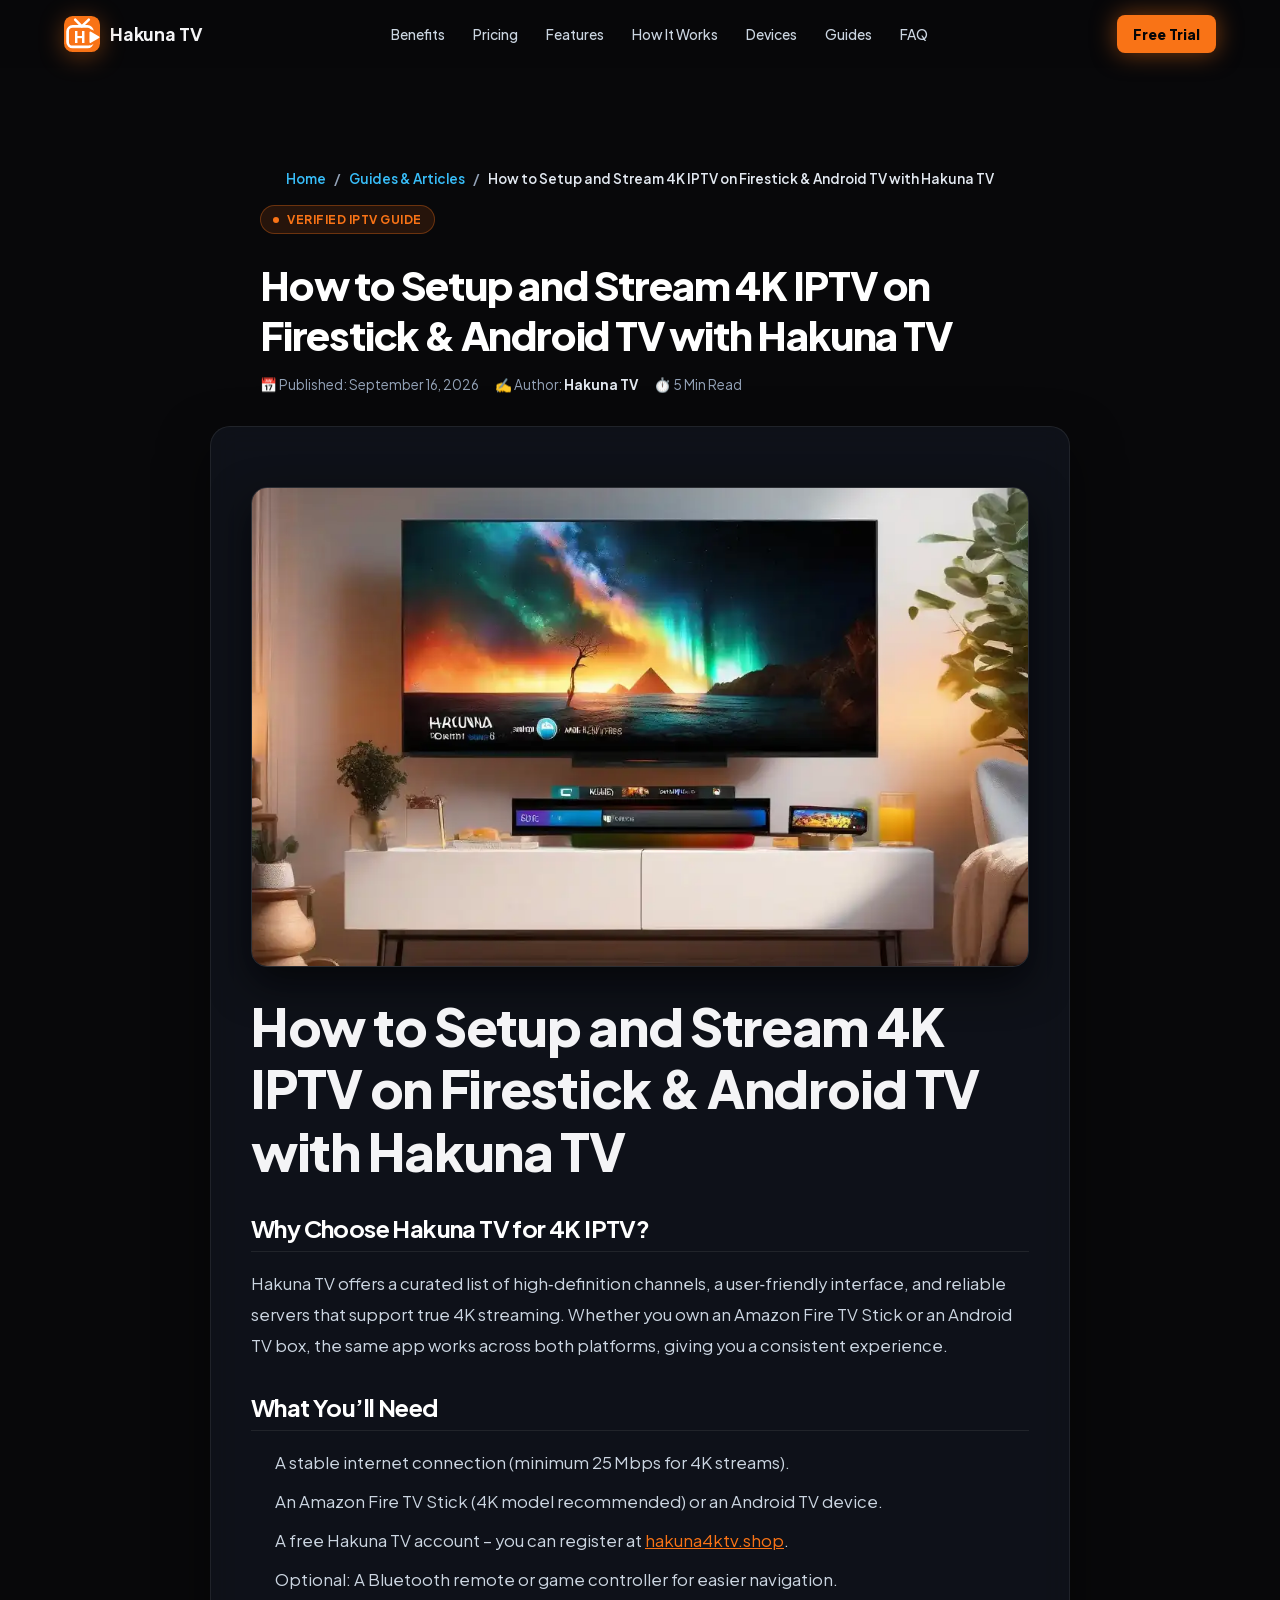
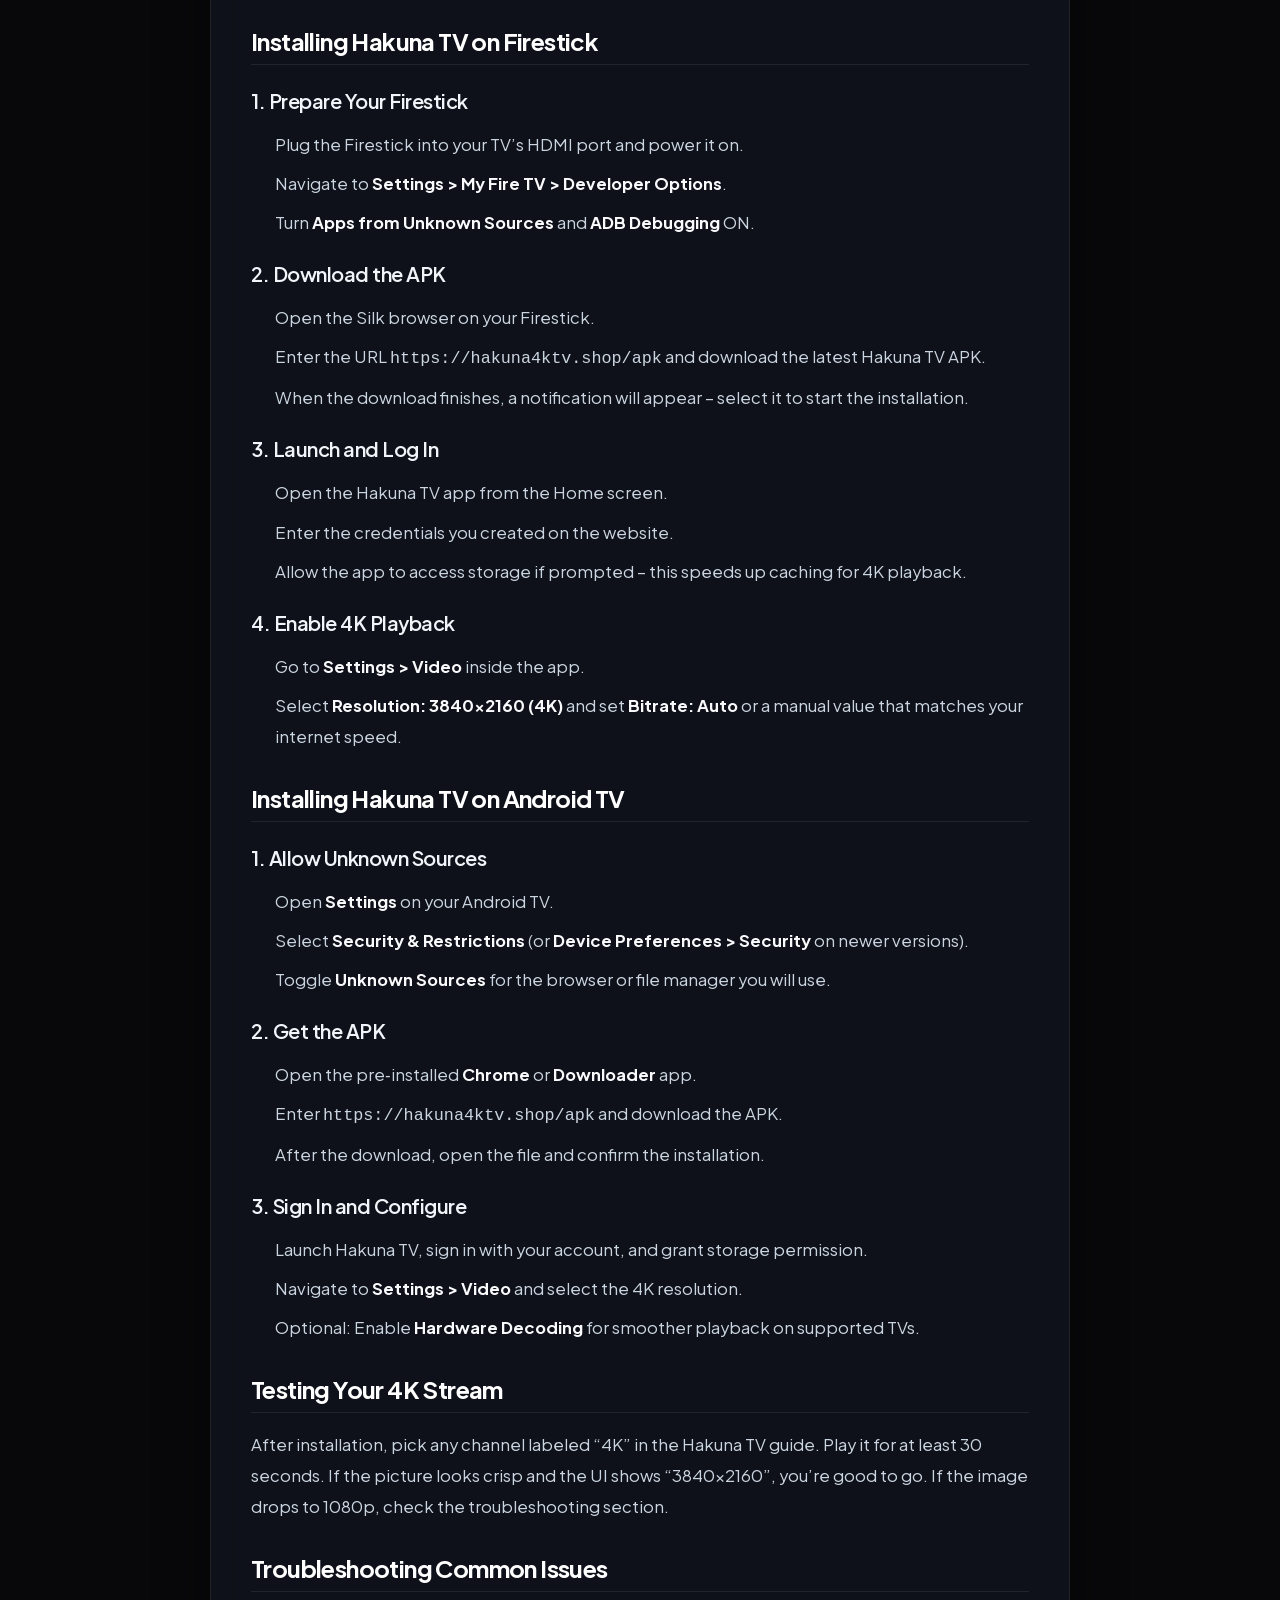
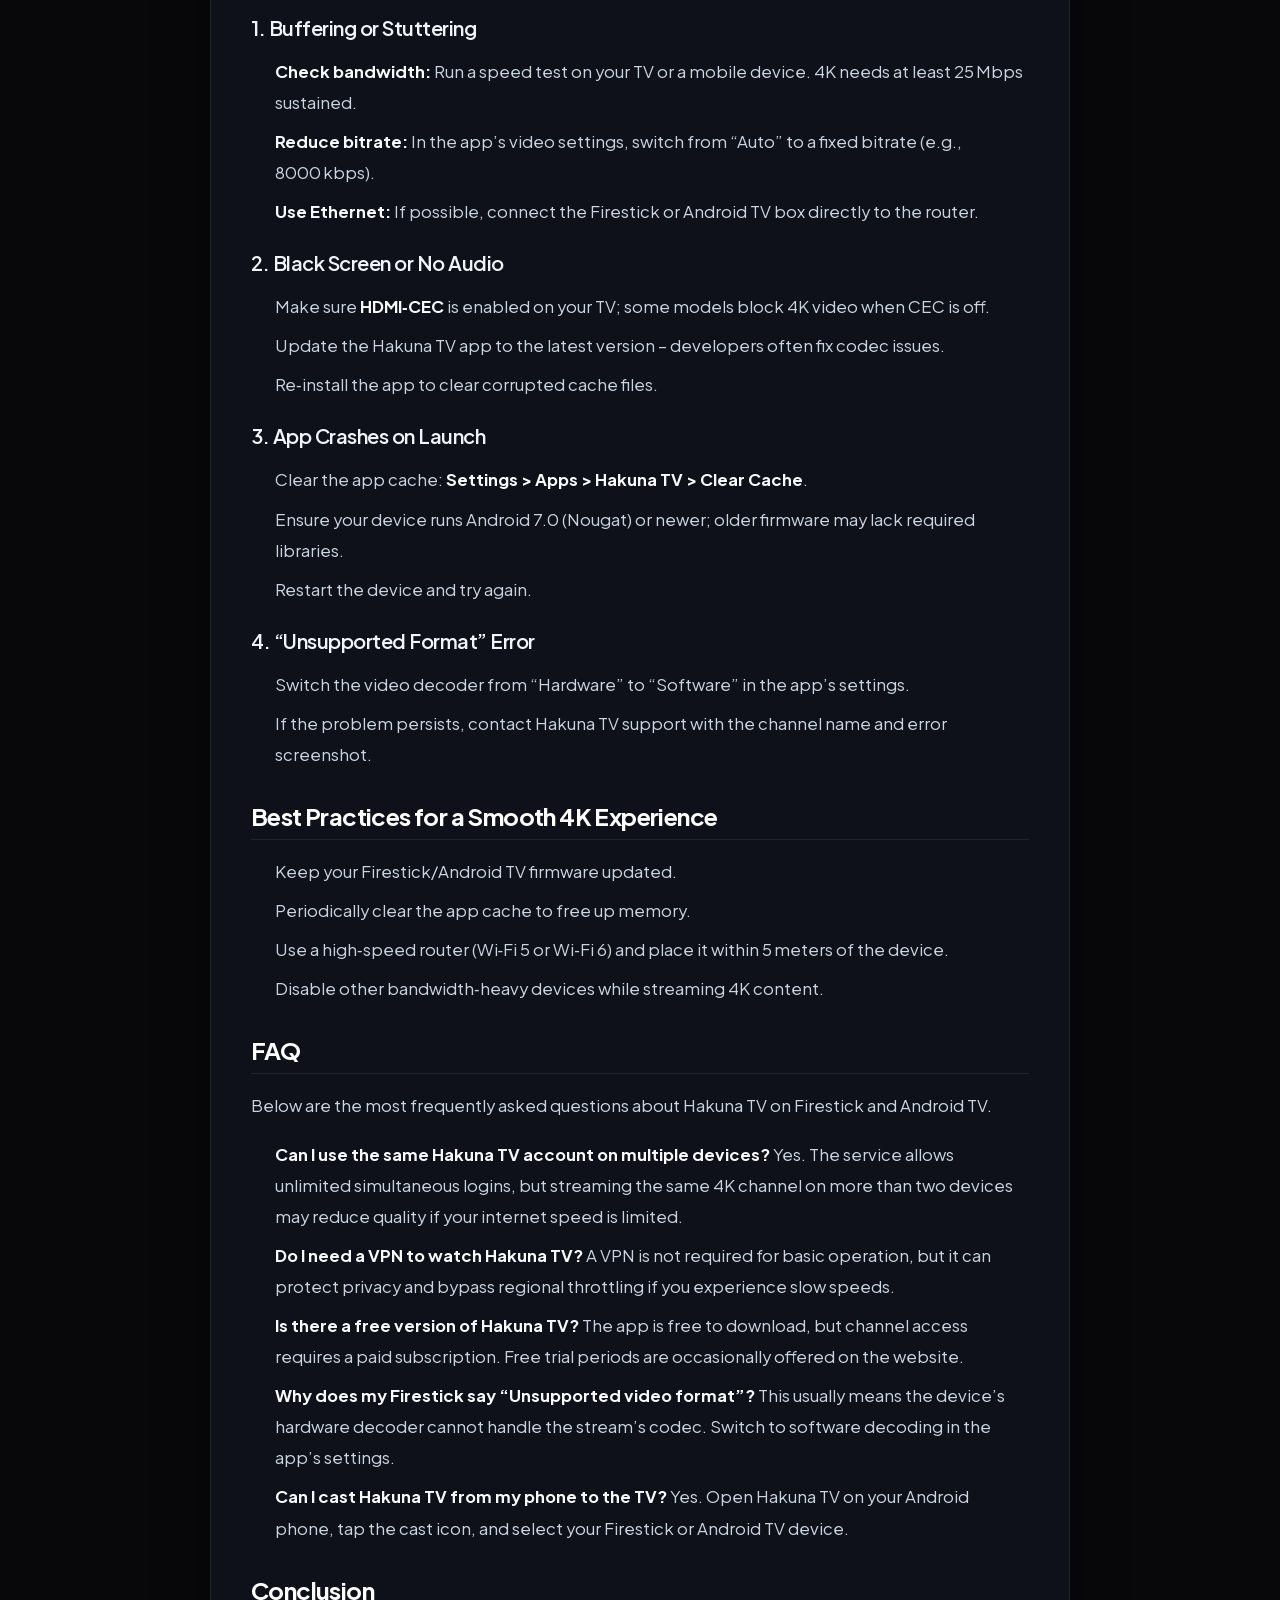
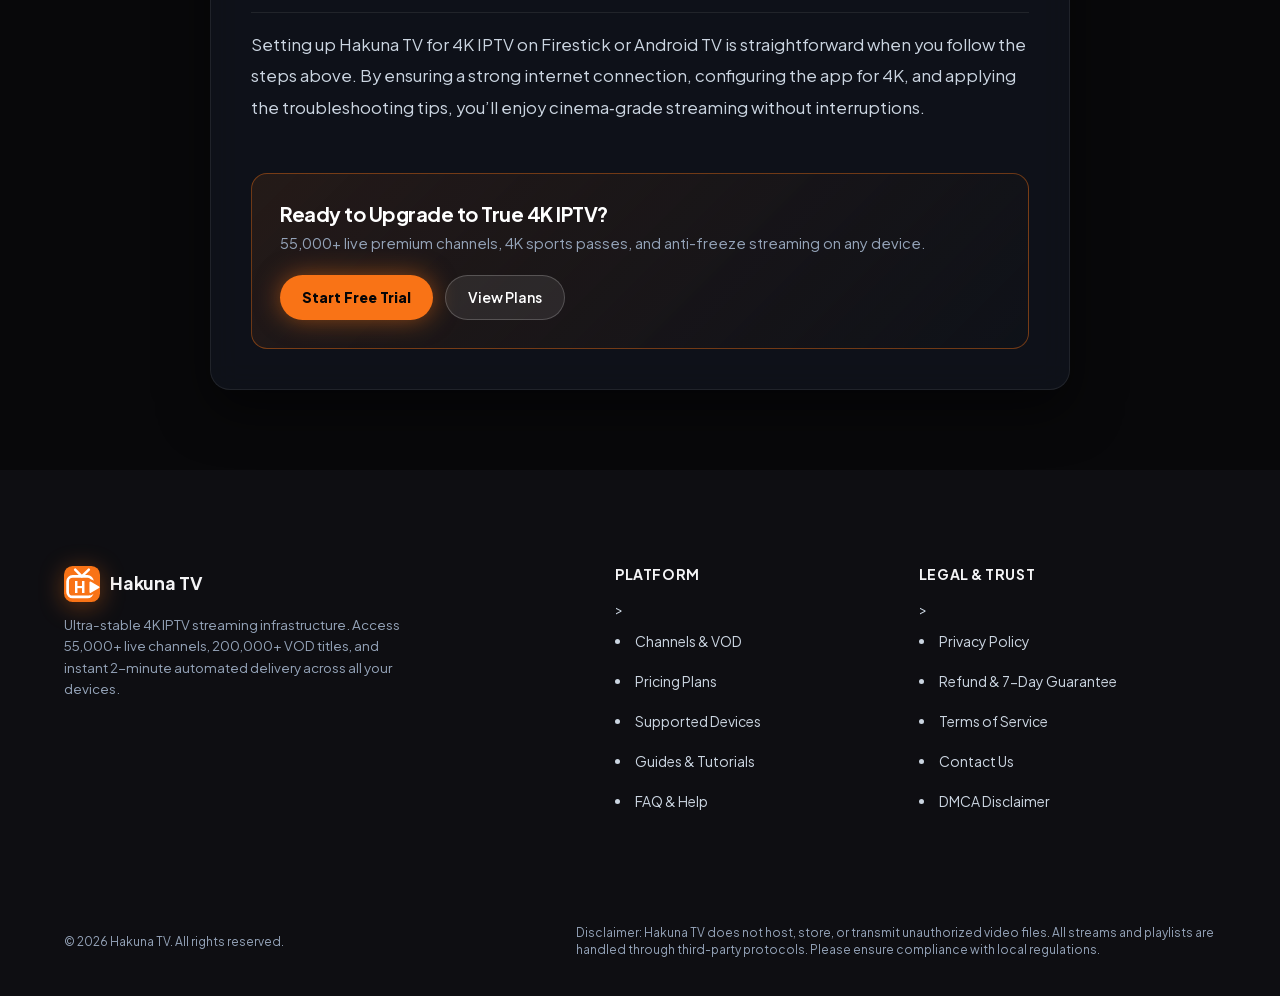
<file: setup-stream-4k-iptv-firestick-android-tv-hakuna-tv.html>
<!DOCTYPE html>
<html lang="en" style="background-color:#08080a;color:#f4f4f6;">
<head>
  <meta charset="UTF-8">
  <meta name="viewport" content="width=device-width, initial-scale=1.0">
  
  <title>Setup 4K IPTV on Firestick &amp; Android TV – Hakuna TV Guide | Hakuna TV</title>
  <meta name="description" content="Learn step‑by‑step how to install Hakuna TV, stream 4K IPTV on Firestick and Android TV, and fix common issues. Start watching now!">
  <meta name="robots" content="index, follow">
  <link rel="canonical" href="https://hakuna4ktv.shop/setup-stream-4k-iptv-firestick-android-tv-hakuna-tv.html">
  <meta name="theme-color" content="#08080a">

  <!-- Open Graph -->
  <meta property="og:type" content="article">
  <meta property="og:url" content="https://hakuna4ktv.shop/setup-stream-4k-iptv-firestick-android-tv-hakuna-tv.html">
  <meta property="og:title" content="Setup 4K IPTV on Firestick & Android TV – Hakuna TV Guide | Hakuna TV">
  <meta property="og:description" content="Learn step‑by‑step how to install Hakuna TV, stream 4K IPTV on Firestick and Android TV, and fix common issues. Start watching now!">

  <!-- Self-Hosted Critical Variable Font loaded via style.min.css with font-display: swap -->

  <!-- Main Stylesheet -->
  <link rel="stylesheet" href="/css/style.min.css?v=22.0">

  <!-- Structured Data: Breadcrumbs & WebPage -->
  <script type="application/ld+json">
{
  "@context": "https://schema.org",
  "@type": "BlogPosting",
  "headline": "How to Setup and Stream 4K IPTV on Firestick & Android TV with Hakuna TV",
  "description": "Learn step‑by‑step how to install Hakuna TV, stream 4K IPTV on Firestick and Android TV, and fix common issues. Start watching now!",
  "image": [
    "https://hakuna4ktv.shop/images/posts/setup-stream-4k-iptv-firestick-android-tv-hakuna-tv-1789521395701.webp"
  ],
  "datePublished": "2026-09-16T01:16:35.000Z",
  "dateModified": "2026-09-16T01:16:35.000Z",
  "author": {
    "@type": "Person",
    "name": "Hakuna TV"
  },
  "publisher": {
    "@type": "Organization",
    "name": "Hakuna TV",
    "logo": {
      "@type": "ImageObject",
      "url": "https://hakuna4ktv.shop/fav icon.png"
    }
  },
  "mainEntityOfPage": {
    "@type": "WebPage",
    "@id": "https://hakuna4ktv.shop/setup-stream-4k-iptv-firestick-android-tv-hakuna-tv.html"
  }
}
</script>
<meta property="og:image" content="https://hakuna4ktv.shop/images/posts/setup-stream-4k-iptv-firestick-android-tv-hakuna-tv-1789521395701.webp">
<meta name="twitter:image" content="https://hakuna4ktv.shop/images/posts/setup-stream-4k-iptv-firestick-android-tv-hakuna-tv-1789521395701.webp">
<meta name="twitter:card" content="summary_large_image">

  <!-- Pure SVG Dynamic Brand Favicon & App Icons (Google SEO Compliant) -->
  <link rel="icon" type="image/svg+xml" href="data:image/svg+xml;utf8,%3Csvg%20xmlns%3D%22http%3A%2F%2Fwww.w3.org%2F2000%2Fsvg%22%20viewBox%3D%220%200%20100%20100%22%20width%3D%22100%25%22%20height%3D%22100%25%22%3E%0A%20%20%3Cdefs%3E%0A%20%20%20%20%3ClinearGradient%20id%3D%22tvkixBrandGrad%22%20x1%3D%220%25%22%20y1%3D%220%25%22%20x2%3D%22100%25%22%20y2%3D%22100%25%22%3E%0A%20%20%20%20%20%20%3Cstop%20offset%3D%220%25%22%20stop-color%3D%22%23f97316%22%2F%3E%0A%20%20%20%20%20%20%3Cstop%20offset%3D%22100%25%22%20stop-color%3D%22%23f97316%22%2F%3E%0A%20%20%20%20%3C%2FlinearGradient%3E%0A%20%20%20%20%3Cmask%20id%3D%22tvCutout_33flrp%22%3E%0A%20%20%20%20%20%20%3Crect%20width%3D%22100%22%20height%3D%22100%22%20fill%3D%22%23ffffff%22%2F%3E%0A%20%20%20%20%20%20%3Cpath%20d%3D%22M%2073.5%2046%20L%2096%2059%20L%2073.5%2072%20Z%22%20fill%3D%22%23000000%22%20stroke%3D%22%23000000%22%20stroke-width%3D%2218.5%22%20stroke-linejoin%3D%22round%22%20stroke-linecap%3D%22round%22%2F%3E%0A%20%20%20%20%3C%2Fmask%3E%0A%20%20%3C%2Fdefs%3E%0A%20%20%3Crect%20width%3D%22100%22%20height%3D%22100%22%20rx%3D%2224%22%20fill%3D%22url(%23tvkixBrandGrad)%22%2F%3E%0A%20%20%3Cpath%20d%3D%22M%2031%2010%20L%2049.5%2029%20L%2069%2010%22%20fill%3D%22none%22%20stroke%3D%22%23ffffff%22%20stroke-width%3D%227%22%20stroke-linecap%3D%22round%22%20stroke-linejoin%3D%22round%22%2F%3E%0A%20%20%3Crect%20x%3D%2210%22%20y%3D%2229%22%20width%3D%2269%22%20height%3D%2257%22%20rx%3D%2214%22%20fill%3D%22none%22%20stroke%3D%22%23ffffff%22%20stroke-width%3D%227.5%22%20stroke-linejoin%3D%22round%22%20stroke-linecap%3D%22round%22%20mask%3D%22url(%23tvCutout_33flrp)%22%2F%3E%0A%20%20%3Cpath%20d%3D%22M%2073.5%2046%20L%2096%2059%20L%2073.5%2072%20Z%22%20fill%3D%22%23ffffff%22%20stroke%3D%22%23ffffff%22%20stroke-width%3D%225.5%22%20stroke-linejoin%3D%22round%22%20stroke-linecap%3D%22round%22%2F%3E%0A%20%20%3Ctext%20x%3D%2244%22%20y%3D%2258%22%20font-family%3D%22-apple-system%2C%20BlinkMacSystemFont%2C%20'Plus%20Jakarta%20Sans'%2C%20'Arial%20Black'%2C%20'Montserrat'%2C%20sans-serif%22%20font-size%3D%2244%22%20font-weight%3D%22900%22%20fill%3D%22%23ffffff%22%20text-anchor%3D%22middle%22%20dominant-baseline%3D%22central%22%3EH%3C%2Ftext%3E%0A%3C%2Fsvg%3E">
  <link rel="alternate icon" type="image/svg+xml" href="/assets/favicon.svg">
  <link rel="apple-touch-icon" href="data:image/svg+xml;utf8,%3Csvg%20xmlns%3D%22http%3A%2F%2Fwww.w3.org%2F2000%2Fsvg%22%20viewBox%3D%220%200%20100%20100%22%20width%3D%22100%25%22%20height%3D%22100%25%22%3E%0A%20%20%3Cdefs%3E%0A%20%20%20%20%3ClinearGradient%20id%3D%22tvkixBrandGrad%22%20x1%3D%220%25%22%20y1%3D%220%25%22%20x2%3D%22100%25%22%20y2%3D%22100%25%22%3E%0A%20%20%20%20%20%20%3Cstop%20offset%3D%220%25%22%20stop-color%3D%22%23f97316%22%2F%3E%0A%20%20%20%20%20%20%3Cstop%20offset%3D%22100%25%22%20stop-color%3D%22%23f97316%22%2F%3E%0A%20%20%20%20%3C%2FlinearGradient%3E%0A%20%20%20%20%3Cmask%20id%3D%22tvCutout_33flrp%22%3E%0A%20%20%20%20%20%20%3Crect%20width%3D%22100%22%20height%3D%22100%22%20fill%3D%22%23ffffff%22%2F%3E%0A%20%20%20%20%20%20%3Cpath%20d%3D%22M%2073.5%2046%20L%2096%2059%20L%2073.5%2072%20Z%22%20fill%3D%22%23000000%22%20stroke%3D%22%23000000%22%20stroke-width%3D%2218.5%22%20stroke-linejoin%3D%22round%22%20stroke-linecap%3D%22round%22%2F%3E%0A%20%20%20%20%3C%2Fmask%3E%0A%20%20%3C%2Fdefs%3E%0A%20%20%3Crect%20width%3D%22100%22%20height%3D%22100%22%20rx%3D%2224%22%20fill%3D%22url(%23tvkixBrandGrad)%22%2F%3E%0A%20%20%3Cpath%20d%3D%22M%2031%2010%20L%2049.5%2029%20L%2069%2010%22%20fill%3D%22none%22%20stroke%3D%22%23ffffff%22%20stroke-width%3D%227%22%20stroke-linecap%3D%22round%22%20stroke-linejoin%3D%22round%22%2F%3E%0A%20%20%3Crect%20x%3D%2210%22%20y%3D%2229%22%20width%3D%2269%22%20height%3D%2257%22%20rx%3D%2214%22%20fill%3D%22none%22%20stroke%3D%22%23ffffff%22%20stroke-width%3D%227.5%22%20stroke-linejoin%3D%22round%22%20stroke-linecap%3D%22round%22%20mask%3D%22url(%23tvCutout_33flrp)%22%2F%3E%0A%20%20%3Cpath%20d%3D%22M%2073.5%2046%20L%2096%2059%20L%2073.5%2072%20Z%22%20fill%3D%22%23ffffff%22%20stroke%3D%22%23ffffff%22%20stroke-width%3D%225.5%22%20stroke-linejoin%3D%22round%22%20stroke-linecap%3D%22round%22%2F%3E%0A%20%20%3Ctext%20x%3D%2244%22%20y%3D%2258%22%20font-family%3D%22-apple-system%2C%20BlinkMacSystemFont%2C%20'Plus%20Jakarta%20Sans'%2C%20'Arial%20Black'%2C%20'Montserrat'%2C%20sans-serif%22%20font-size%3D%2244%22%20font-weight%3D%22900%22%20fill%3D%22%23ffffff%22%20text-anchor%3D%22middle%22%20dominant-baseline%3D%22central%22%3EH%3C%2Ftext%3E%0A%3C%2Fsvg%3E">
  <link rel="manifest" href="site.webmanifest">

    <style id="site-dynamic-theme">
        :root {
            --accent: #f97316 !important;
            --accent-hover: #f97316 !important;
            --accent-text: #ffffff !important;
            --accent-light: rgba(249, 115, 22, 0.12) !important;
            --primary: #f97316 !important;
            --primary-glow: rgba(249, 115, 22, 0.44) !important;
            --brand-r: 249;
            --brand-g: 115;
            --brand-b: 22;
            font-family: 'Plus Jakarta Sans', -apple-system, sans-serif !important;
        }
        /* Header & Logo Pure SVG Mark */
        .logo-icon {
            width: 36px !important;
            height: 36px !important;
            background: transparent !important;
            border: none !important;
            padding: 0 !important;
            display: inline-flex !important;
            align-items: center !important;
            justify-content: center !important;
            box-shadow: none !important;
            filter: drop-shadow(0 4px 12px rgba(249, 115, 22, 0.38)) !important;
            transition: transform 0.2s ease, filter 0.2s ease !important;
            flex-shrink: 0 !important;
        }
        .brand-logo:hover .logo-icon {
            transform: scale(1.06) !important;
            filter: drop-shadow(0 6px 18px rgba(249, 115, 22, 0.6)) !important;
        }
        .logo-icon svg {
            width: 100% !important;
            height: 100% !important;
            display: block !important;
        }
        .brand-accent, .accent-mark { color: #f97316 !important; }
        .btn-pill-primary, .btn-pill-primary span, .btn-pill-primary:link, .btn-pill-primary:visited, .btn-primary { 
            background: #f97316 !important; 
            color: #050507 !important; 
            font-weight: 800 !important; 
            box-shadow: 0 0 25px rgba(249, 115, 22, 0.5) !important; 
        }
        .footer-link:hover, .policy-breadcrumbs a:hover { color: #f97316 !important; }
        :focus-visible { outline: 2px solid #f97316 !important; }
        .post-content-body h2 { font-size: 1.5rem; font-weight: 700; color: #fff; margin: 32px 0 16px 0; border-bottom: 1px solid rgba(255,255,255,0.08); padding-bottom: 8px; }
        .post-content-body h3 { font-size: 1.25rem; font-weight: 600; color: #f1f5f9; margin: 24px 0 12px 0; }
        .post-content-body p { margin-bottom: 18px; }
        .post-content-body ul, .post-content-body ol { margin: 16px 0 20px 24px; }
        .post-content-body li { margin-bottom: 8px; }
        .post-content-body strong { color: #f8fafc; }
        .post-content-body a { color: #f97316; text-decoration: underline; }
        :root { --accent: #f97316; }
    </style>
    
</head>
<body style="background-color:#08080a;">

  <!-- =========================================================================
       HEADER
       ========================================================================= -->
  <header class="site-header">
    <div class="container header-container">
      <a href="index.html" class="brand-logo" aria-label="Hakuna TV Homepage">
        <span class="logo-icon" aria-hidden="true"><svg xmlns="http://www.w3.org/2000/svg" viewBox="0 0 100 100" width="100%" height="100%">
  <defs>
    <linearGradient id="tvkixBrandGrad" x1="0%" y1="0%" x2="100%" y2="100%">
      <stop offset="0%" stop-color="#f97316"/>
      <stop offset="100%" stop-color="#f97316"/>
    </linearGradient>
    <mask id="tvCutout_gn9up3">
      <rect width="100" height="100" fill="#ffffff"/>
      <path d="M 73.5 46 L 96 59 L 73.5 72 Z" fill="#000000" stroke="#000000" stroke-width="18.5" stroke-linejoin="round" stroke-linecap="round"/>
    </mask>
  </defs>
  <rect width="100" height="100" rx="24" fill="url(#tvkixBrandGrad)"/>
  <path d="M 31 10 L 49.5 29 L 69 10" fill="none" stroke="#ffffff" stroke-width="7" stroke-linecap="round" stroke-linejoin="round"/>
  <rect x="10" y="29" width="69" height="57" rx="14" fill="none" stroke="#ffffff" stroke-width="7.5" stroke-linejoin="round" stroke-linecap="round" mask="url(#tvCutout_gn9up3)"/>
  <path d="M 73.5 46 L 96 59 L 73.5 72 Z" fill="#ffffff" stroke="#ffffff" stroke-width="5.5" stroke-linejoin="round" stroke-linecap="round"/>
  <text x="44" y="58" font-family="-apple-system, BlinkMacSystemFont, 'Plus Jakarta Sans', 'Arial Black', 'Montserrat', sans-serif" font-size="44" font-weight="900" fill="#ffffff" text-anchor="middle" dominant-baseline="central">H</text>
</svg></span>
        <span>Hakuna TV</span>
      </a>

      <nav class="nav-menu" aria-label="Main Navigation">
        <a href="index.html#benefits" class="nav-link">Benefits</a>
        <a href="index.html#pricing" class="nav-link">Pricing</a>
        <a href="index.html#features" class="nav-link">Features</a>
        <a href="index.html#how-it-works" class="nav-link">How It Works</a>
        <a href="index.html#compatibility" class="nav-link">Devices</a>
        <a href="guides.html" class="nav-link">Guides</a>
        <a href="index.html#faq" class="nav-link">FAQ</a>
      </nav>

      <div class="header-actions">
        <a href="/trial" rel="nofollow noopener noreferrer" class="btn btn-primary btn-sm">Free Trial</a>
      </div>
    </div>
  </header>

  <!-- =========================================================================
       PAGE CONTENT
       ========================================================================= -->
  
  <main class="policy-page-wrapper" style="padding-top: 100px; padding-bottom: 80px;">
    <div class="container" style="max-width: 900px; margin: 0 auto; padding: 0 20px;">
      <div class="policy-header" style="text-align: left; margin-bottom: 30px;">
        <div class="policy-breadcrumbs" style="display:flex; gap:8px; align-items:center; font-size:0.85rem; color:#94a3b8; margin-bottom:14px;">
          <a href="index.html" style="color:#38bdf8; text-decoration:none;">Home</a>
          <span>/</span>
          <a href="guides.html" style="color:#38bdf8; text-decoration:none;">Guides &amp; Articles</a>
          <span>/</span>
          <span style="color:#e2e8f0;">How to Setup and Stream 4K IPTV on Firestick &amp; Android TV with Hakuna TV</span>
        </div>
        <div class="pill-badge" style="display:inline-flex; align-items:center; gap:8px; background:rgba(255,106,26,0.12); border:1px solid #f9731655; color:#f97316; padding:4px 12px; border-radius:9999px; font-size:0.75rem; font-weight:700; text-transform:uppercase; letter-spacing:0.5px; margin-bottom:14px;">
          <span class="dot" style="width:6px; height:6px; border-radius:50%; background:#f97316; display:inline-block;" aria-hidden="true"></span>
          <span>Verified IPTV Guide</span>
        </div>
        <h1 style="font-size: clamp(1.8rem, 3.5vw, 2.5rem); font-weight: 800; color: #fff; line-height: 1.25; margin-bottom: 14px;">How to Setup and Stream 4K IPTV on Firestick &amp; Android TV with Hakuna TV</h1>
        <div class="policy-last-updated" style="font-size:0.85rem; color:#94a3b8; display:flex; gap:16px; flex-wrap:wrap; align-items:center;">
          <span>📅 Published: September 16, 2026</span>
          <span>✍️ Author: <strong style="color:#e2e8f0;">Hakuna TV</strong></span>
          <span>⏱️ 5 Min Read</span>
        </div>
      </div>

      <div class="policy-card" style="background: rgba(18, 22, 32, 0.7); border: 1px solid rgba(255, 255, 255, 0.08); border-radius: 20px; padding: clamp(20px, 4vw, 40px); backdrop-filter: blur(16px); box-shadow: 0 20px 50px rgba(0,0,0,0.5);">
        
        <div style="margin: 20px 0 28px 0; border-radius: 16px; overflow: hidden; border: 1px solid rgba(255,255,255,0.12); box-shadow: 0 16px 40px rgba(0,0,0,0.6); max-height: 480px;">
            <img src="/images/posts/setup-stream-4k-iptv-firestick-android-tv-hakuna-tv-1789521395701.webp" alt="How to Setup and Stream 4K IPTV on Firestick & Android TV with Hakuna TV" style="width: 100%; height: auto; max-height: 480px; object-fit: cover; display: block;" loading="lazy">
        </div>

        <div class="post-content-body" style="font-size: 1.05rem; line-height: 1.85; color: #cbd5e1;">
          <article>
<h1>How to Setup and Stream 4K IPTV on Firestick & Android TV with Hakuna TV</h1>

<h2>Why Choose Hakuna TV for 4K IPTV?</h2>
<p>Hakuna TV offers a curated list of high‑definition channels, a user‑friendly interface, and reliable servers that support true 4K streaming. Whether you own an Amazon Fire TV Stick or an Android TV box, the same app works across both platforms, giving you a consistent experience.</p>

<h2>What You’ll Need</h2>
<ul>
  <li>A stable internet connection (minimum 25 Mbps for 4K streams).</li>
  <li>An Amazon Fire TV Stick (4K model recommended) or an Android TV device.</li>
  <li>A free Hakuna TV account – you can register at <a href="https://hakuna4ktv.shop">hakuna4ktv.shop</a>.</li>
  <li>Optional: A Bluetooth remote or game controller for easier navigation.</li>
</ul>

<h2>Installing Hakuna TV on Firestick</h2>
<h3>1. Prepare Your Firestick</h3>
<ol>
  <li>Plug the Firestick into your TV’s HDMI port and power it on.</li>
  <li>Navigate to <strong>Settings &gt; My Fire TV &gt; Developer Options</strong>.</li>
  <li>Turn <strong>Apps from Unknown Sources</strong> and <strong>ADB Debugging</strong> ON.</li>
</ol>

<h3>2. Download the APK</h3>
<ol>
  <li>Open the Silk browser on your Firestick.</li>
  <li>Enter the URL <code>https://hakuna4ktv.shop/apk</code> and download the latest Hakuna TV APK.</li>
  <li>When the download finishes, a notification will appear – select it to start the installation.</li>
</ol>

<h3>3. Launch and Log In</h3>
<ol>
  <li>Open the Hakuna TV app from the Home screen.</li>
  <li>Enter the credentials you created on the website.</li>
  <li>Allow the app to access storage if prompted – this speeds up caching for 4K playback.</li>
</ol>

<h3>4. Enable 4K Playback</h3>
<ul>
  <li>Go to <strong>Settings &gt; Video</strong> inside the app.</li>
  <li>Select <strong>Resolution: 3840×2160 (4K)</strong> and set <strong>Bitrate: Auto</strong> or a manual value that matches your internet speed.</li>
</ul>

<h2>Installing Hakuna TV on Android TV</h2>
<h3>1. Allow Unknown Sources</h3>
<ol>
  <li>Open <strong>Settings</strong> on your Android TV.</li>
  <li>Select <strong>Security &amp; Restrictions</strong> (or <strong>Device Preferences &gt; Security</strong> on newer versions).</li>
  <li>Toggle <strong>Unknown Sources</strong> for the browser or file manager you will use.</li>
</ol>

<h3>2. Get the APK</h3>
<ol>
  <li>Open the pre‑installed <strong>Chrome</strong> or <strong>Downloader</strong> app.</li>
  <li>Enter <code>https://hakuna4ktv.shop/apk</code> and download the APK.</li>
  <li>After the download, open the file and confirm the installation.</li>
</ol>

<h3>3. Sign In and Configure</h3>
<ol>
  <li>Launch Hakuna TV, sign in with your account, and grant storage permission.</li>
  <li>Navigate to <strong>Settings &gt; Video</strong> and select the 4K resolution.</li>
  <li>Optional: Enable <strong>Hardware Decoding</strong> for smoother playback on supported TVs.</li>
</ol>

<h2>Testing Your 4K Stream</h2>
<p>After installation, pick any channel labeled “4K” in the Hakuna TV guide. Play it for at least 30 seconds. If the picture looks crisp and the UI shows “3840×2160”, you’re good to go. If the image drops to 1080p, check the troubleshooting section.</p>

<h2>Troubleshooting Common Issues</h2>
<h3>1. Buffering or Stuttering</h3>
<ul>
  <li><strong>Check bandwidth:</strong> Run a speed test on your TV or a mobile device. 4K needs at least 25 Mbps sustained.</li>
  <li><strong>Reduce bitrate:</strong> In the app’s video settings, switch from “Auto” to a fixed bitrate (e.g., 8000 kbps).</li>
  <li><strong>Use Ethernet:</strong> If possible, connect the Firestick or Android TV box directly to the router.</li>
</ul>

<h3>2. Black Screen or No Audio</h3>
<ul>
  <li>Make sure <strong>HDMI‑CEC</strong> is enabled on your TV; some models block 4K video when CEC is off.</li>
  <li>Update the Hakuna TV app to the latest version – developers often fix codec issues.</li>
  <li>Re‑install the app to clear corrupted cache files.</li>
</ul>

<h3>3. App Crashes on Launch</h3>
<ul>
  <li>Clear the app cache: <strong>Settings &gt; Apps &gt; Hakuna TV &gt; Clear Cache</strong>.</li>
  <li>Ensure your device runs Android 7.0 (Nougat) or newer; older firmware may lack required libraries.</li>
  <li>Restart the device and try again.</li>
</ul>

<h3>4. “Unsupported Format” Error</h3>
<ul>
  <li>Switch the video decoder from “Hardware” to “Software” in the app’s settings.</li>
  <li>If the problem persists, contact Hakuna TV support with the channel name and error screenshot.</li>
</ul>

<h2>Best Practices for a Smooth 4K Experience</h2>
<ol>
  <li>Keep your Firestick/Android TV firmware updated.</li>
  <li>Periodically clear the app cache to free up memory.</li>
  <li>Use a high‑speed router (Wi‑Fi 5 or Wi‑Fi 6) and place it within 5 meters of the device.</li>
  <li>Disable other bandwidth‑heavy devices while streaming 4K content.</li>
</ol>

<h2>FAQ</h2>
<blockquote>
  <p>Below are the most frequently asked questions about Hakuna TV on Firestick and Android TV.</p>
</blockquote>
<ul>
  <li><strong>Can I use the same Hakuna TV account on multiple devices?</strong> Yes. The service allows unlimited simultaneous logins, but streaming the same 4K channel on more than two devices may reduce quality if your internet speed is limited.</li>
  <li><strong>Do I need a VPN to watch Hakuna TV?</strong> A VPN is not required for basic operation, but it can protect privacy and bypass regional throttling if you experience slow speeds.</li>
  <li><strong>Is there a free version of Hakuna TV?</strong> The app is free to download, but channel access requires a paid subscription. Free trial periods are occasionally offered on the website.</li>
  <li><strong>Why does my Firestick say “Unsupported video format”?</strong> This usually means the device’s hardware decoder cannot handle the stream’s codec. Switch to software decoding in the app’s settings.</li>
  <li><strong>Can I cast Hakuna TV from my phone to the TV?</strong> Yes. Open Hakuna TV on your Android phone, tap the cast icon, and select your Firestick or Android TV device.</li>
</ul>

<h2>Conclusion</h2>
<p>Setting up Hakuna TV for 4K IPTV on Firestick or Android TV is straightforward when you follow the steps above. By ensuring a strong internet connection, configuring the app for 4K, and applying the troubleshooting tips, you’ll enjoy cinema‑grade streaming without interruptions.</p>
</article>
        </div>

        <div class="policy-cta-box" style="margin-top: 50px; background: linear-gradient(135deg, #f9731618 0%, rgba(15,18,25,0.95) 100%); border: 1px solid #f9731666; padding: 28px; border-radius: 16px; display: flex; justify-content: space-between; align-items: center; flex-wrap: wrap; gap: 20px;">
          <div>
            <h3 style="font-size: 1.25rem; font-weight: 700; color: #fff; margin-bottom: 6px;">Ready to Upgrade to True 4K IPTV?</h3>
            <p style="color: #94a3b8; font-size: 0.92rem; margin: 0;">55,000+ live premium channels, 4K sports passes, and anti-freeze streaming on any device.</p>
          </div>
          <div style="display: flex; gap: 12px; flex-wrap: wrap;">
            <a href="/trial" rel="nofollow noopener noreferrer" rel="nofollow noopener noreferrer" class="btn btn-primary btn-sm" style="background: #f97316; color: #fff; padding: 10px 22px; border-radius: 9999px; text-decoration: none; font-weight: 700; font-size: 0.88rem; box-shadow: 0 0 20px #f9731655;">Start Free Trial</a>
            <a href="/order" rel="nofollow noopener noreferrer" rel="nofollow noopener noreferrer" class="btn btn-sm" style="background: rgba(255,255,255,0.08); border: 1px solid rgba(255,255,255,0.2); color: #fff; padding: 10px 22px; border-radius: 9999px; text-decoration: none; font-weight: 600; font-size: 0.88rem;">View Plans</a>
          </div>
        </div>
      </div>
    </div>
  </main>
    

  <!-- =========================================================================
       FOOTER
       ========================================================================= -->
  <footer class="site-footer">
    <div class="container">
      <div class="footer-grid">
        <!-- Brand & Mission -->
        <div class="footer-brand">
          <a href="index.html" class="brand-logo" aria-label="Hakuna TV Homepage">
            <span class="logo-icon" aria-hidden="true"><svg xmlns="http://www.w3.org/2000/svg" viewBox="0 0 100 100" width="100%" height="100%">
  <defs>
    <linearGradient id="tvkixBrandGrad" x1="0%" y1="0%" x2="100%" y2="100%">
      <stop offset="0%" stop-color="#f97316"/>
      <stop offset="100%" stop-color="#f97316"/>
    </linearGradient>
    <mask id="tvCutout_gn9up3">
      <rect width="100" height="100" fill="#ffffff"/>
      <path d="M 73.5 46 L 96 59 L 73.5 72 Z" fill="#000000" stroke="#000000" stroke-width="18.5" stroke-linejoin="round" stroke-linecap="round"/>
    </mask>
  </defs>
  <rect width="100" height="100" rx="24" fill="url(#tvkixBrandGrad)"/>
  <path d="M 31 10 L 49.5 29 L 69 10" fill="none" stroke="#ffffff" stroke-width="7" stroke-linecap="round" stroke-linejoin="round"/>
  <rect x="10" y="29" width="69" height="57" rx="14" fill="none" stroke="#ffffff" stroke-width="7.5" stroke-linejoin="round" stroke-linecap="round" mask="url(#tvCutout_gn9up3)"/>
  <path d="M 73.5 46 L 96 59 L 73.5 72 Z" fill="#ffffff" stroke="#ffffff" stroke-width="5.5" stroke-linejoin="round" stroke-linecap="round"/>
  <text x="44" y="58" font-family="-apple-system, BlinkMacSystemFont, 'Plus Jakarta Sans', 'Arial Black', 'Montserrat', sans-serif" font-size="44" font-weight="900" fill="#ffffff" text-anchor="middle" dominant-baseline="central">H</text>
</svg></span>
            <span>Hakuna TV</span>
          </a>
          <p>
            Ultra-stable 4K IPTV streaming infrastructure. Access 55,000+ live channels, 200,000+ VOD titles, and instant 2-minute automated delivery across all your devices.
          </p>
        </div>

        <!-- Platform Navigation -->
        <div>
          <h3 class="footer-col-title">Platform</h3>>
            <li><a href="index.html#features" class="footer-link">Channels &amp; VOD</a></li>
            <li><a href="index.html#pricing" class="footer-link">Pricing Plans</a></li>
            <li><a href="index.html#compatibility" class="footer-link">Supported Devices</a></li>
            <li><a href="guides.html" class="footer-link">Guides &amp; Tutorials</a></li>
            <li><a href="index.html#faq" class="footer-link">FAQ &amp; Help</a></li>
          </ul>
        </div>

        <!-- Essential Legal & Support Pages (Google SEO) -->
        <div>
          <h3 class="footer-col-title">Legal &amp; Trust</h3>>
            <li><a href="privacy-policy.html" class="footer-link">Privacy Policy</a></li>
            <li><a href="refund-policy.html" class="footer-link">Refund &amp; 7-Day Guarantee</a></li>
            <li><a href="terms.html" class="footer-link">Terms of Service</a></li>
            <li><a href="contact.html" class="footer-link">Contact Us</a></li>
            <li><a href="dmca.html" class="footer-link">DMCA Disclaimer</a></li>
          </ul>
        </div>
      </div>

      <div class="footer-bottom">
        <div>&copy; 2026 Hakuna TV. All rights reserved.</div>
        <div class="footer-disclaimer">
          Disclaimer: Hakuna TV does not host, store, or transmit unauthorized video files. All streams and playlists are handled through third-party protocols. Please ensure compliance with local regulations.
        </div>
      </div>
    </div>
  </footer>


    <!-- SATELLITE ON-SITE MODAL POPUP SYSTEM (Trial & Pay) -->
    <div id="sat-modal-overlay" class="sat-modal-overlay" aria-hidden="true" role="dialog" aria-modal="true">
        <div class="sat-modal-backdrop" onclick="closeSiteModal()"></div>
        <div class="sat-modal-container" role="document">
            
            <!-- Modal Header -->
            <div class="sat-modal-header">
                <div class="sat-tab-switch">
                    <button type="button" class="sat-tab-btn active" id="sat-tab-trial" onclick="switchSiteModalTab('trial')">
                        <span class="sat-tab-dot"></span>
                        <span>Free Trial</span>
                    </button>
                    <button type="button" class="sat-tab-btn" id="sat-tab-order" onclick="switchSiteModalTab('order')">
                        <svg width="15" height="15" viewBox="0 0 24 24" fill="none" stroke="currentColor" stroke-width="2" stroke-linecap="round" stroke-linejoin="round" style="margin-right:6px;"><rect x="2" y="5" width="20" height="14" rx="2"/><line x1="2" y1="10" x2="22" y2="10"/></svg>
                        <span>Plans</span>
                    </button>
                </div>
                <button type="button" class="sat-modal-close" onclick="closeSiteModal()" aria-label="Close modal">
                    <svg width="14" height="14" viewBox="0 0 24 24" fill="none" stroke="currentColor" stroke-width="2.5" stroke-linecap="round" stroke-linejoin="round"><line x1="18" y1="6" x2="6" y2="18"></line><line x1="6" y1="6" x2="18" y2="18"></line></svg>
                </button>
            </div>

            <!-- VIEW 1: FREE TRIAL -->
            <div id="sat-view-trial" class="sat-modal-view active">
                <h2 class="sat-trial-intro">Get your free 24H trial</h2>

                <!-- WhatsApp One-Click Activation (Reference UI) -->
                <a href="https://api.whatsapp.com/send?phone=19145205753&text=Hi!%20I%20would%20like%20to%20activate%20a%2024H%20free%20trial%20for%20Hakuna%20TV"
                   target="_blank" rel="noopener noreferrer" class="sat-btn-wa-activate">
                    <span class="sat-wa-btn-left">
                        <span class="sat-wa-btn-circle">
                            <svg width="19" height="19" viewBox="0 0 24 24" fill="currentColor">
                                <path d="M17.472 14.382c-.297-.149-1.758-.867-2.03-.967-.273-.099-.471-.148-.67.15-.197.297-.767.966-.94 1.164-.173.199-.347.223-.644.075-.297-.15-1.255-.463-2.39-1.475-.883-.788-1.48-1.761-1.653-2.059-.173-.297-.018-.458.13-.606.134-.133.298-.347.446-.52.149-.174.198-.298.298-.497.099-.198.05-.371-.025-.52-.075-.149-.669-1.612-.916-2.207-.242-.579-.487-.5-.669-.51-.173-.008-.371-.01-.57-.01-.198 0-.52.074-.792.372-.272.297-1.04 1.016-1.04 2.479 0 1.462 1.065 2.875 1.213 3.074.149.198 2.096 3.2 5.077 4.487.709.306 1.262.489 1.694.625.712.227 1.36.195 1.871.118.571-.085 1.758-.719 2.006-1.413.248-.694.248-1.289.173-1.413-.074-.124-.272-.198-.57-.347m-5.421 7.403h-.004a9.87 9.87 0 01-5.031-1.378l-.361-.214-3.741.982.998-3.648-.235-.374a9.86 9.86 0 01-1.51-5.26c.001-5.45 4.436-9.884 9.888-9.884 2.64 0 5.122 1.03 6.988 2.898a9.825 9.825 0 012.893 6.994c-.003 5.45-4.437 9.884-9.885 9.884m8.413-18.297A11.815 11.815 0 0012.05 0C5.495 0 .16 5.335.157 11.892c0 2.096.547 4.142 1.588 5.945L.057 24l6.305-1.654a11.882 11.882 0 005.683 1.448h.005c6.554 0 11.89-5.335 11.893-11.893a11.821 11.821 0 00-3.48-8.413z"/>
                            </svg>
                        </span>
                        <span class="sat-wa-btn-text">Activate via WhatsApp</span>
                    </span>
                    <svg class="sat-wa-btn-arrow" width="18" height="18" viewBox="0 0 24 24" fill="none" stroke="currentColor" stroke-width="2.5" stroke-linecap="round" stroke-linejoin="round">
                        <line x1="5" y1="12" x2="19" y2="12"></line>
                        <polyline points="12 5 19 12 12 19"></polyline>
                    </svg>
                </a>

                <!-- Divider: or request your 24H trial -->
                <div class="sat-trial-divider">
                    <span>or request your 24H trial</span>
                </div>

                <form id="sat-trial-form" onsubmit="submitSiteTrial(event)">
                    <!-- Row: Full Name & Email Address -->
                    <div class="sat-input-row">
                        <div class="sat-field-box">
                            <svg class="sat-field-icon" viewBox="0 0 24 24" fill="none" stroke="currentColor" stroke-width="2" stroke-linecap="round" stroke-linejoin="round">
                                <path d="M20 21v-2a4 4 0 0 0-4-4H8a4 4 0 0 0-4 4v2"></path>
                                <circle cx="12" cy="7" r="4"></circle>
                            </svg>
                            <input type="text" id="sat-trial-name" class="sat-field-input" placeholder="Full Name" autocomplete="name">
                        </div>
                        <div class="sat-field-box">
                            <svg class="sat-field-icon" viewBox="0 0 24 24" fill="none" stroke="currentColor" stroke-width="2" stroke-linecap="round" stroke-linejoin="round">
                                <rect width="20" height="16" x="2" y="4" rx="2"></rect>
                                <path d="m22 7-8.97 5.7a1.94 1.94 0 0 1-2.06 0L2 7"></path>
                            </svg>
                            <input type="email" id="sat-trial-email" class="sat-field-input" placeholder="Email Address" required autocomplete="email">
                        </div>
                    </div>

                    <!-- Select Package -->
                    <div class="sat-package-section">
                        <div class="sat-package-label">
                            <svg viewBox="0 0 24 24" fill="none" stroke="#10b981" stroke-width="2" stroke-linecap="round" stroke-linejoin="round">
                                <circle cx="12" cy="12" r="10"></circle>
                                <line x1="2" y1="12" x2="22" y2="12"></line>
                                <path d="M12 2a15.3 15.3 0 0 1 4 10 15.3 15.3 0 0 1-4 10 15.3 15.3 0 0 1-4-10 15.3 15.3 0 0 1 4-10z"></path>
                            </svg>
                            <span>Select Package</span>
                        </div>
                        <div class="sat-package-grid">
                            <button type="button" class="sat-pkg-btn is-active" id="sat-pkg-worldwide" data-pkg="Worldwide" onclick="selectSitePackage('Worldwide')">Worldwide</button>
                            <button type="button" class="sat-pkg-btn" id="sat-pkg-english" data-pkg="English" onclick="selectSitePackage('English')">English</button>
                            <button type="button" class="sat-pkg-btn" id="sat-pkg-europe" data-pkg="Europe" onclick="selectSitePackage('Europe')">Europe</button>
                        </div>
                        <input type="hidden" id="sat-selected-pkg" value="Worldwide">
                    </div>

                    <!-- Preferred Device (Optional) -->
                    <div class="sat-form-group">
                        <label class="sat-label-sub" for="sat-trial-device">Preferred Device <span class="sat-opt">(Optional)</span></label>
                        <div class="sat-field-box sat-select-box">
                            <svg class="sat-field-icon" viewBox="0 0 24 24" fill="none" stroke="currentColor" stroke-width="2" stroke-linecap="round" stroke-linejoin="round">
                                <rect width="20" height="15" x="2" y="3" rx="2"></rect>
                                <polyline points="17 21 12 18 7 21"></polyline>
                            </svg>
                            <select id="sat-trial-device" class="sat-field-select">
                                <option value="Firestick / Fire TV">Firestick / Fire TV</option>
                                <option value="Android TV / Box / Google TV">Android TV / Google TV</option>
                                <option value="Smart TV (Samsung / LG)">Smart TV (Samsung / LG)</option>
                                <option value="Apple TV / iOS">Apple TV / iOS</option>
                                <option value="Windows PC / Mac">Windows PC / Mac</option>
                                <option value="MAG Box / Formuler">MAG Box / Formuler</option>
                                <option value="Other / General M3U">Other / General M3U</option>
                            </select>
                            <svg class="sat-select-chevron" viewBox="0 0 24 24" fill="none" stroke="currentColor" stroke-width="2.5" stroke-linecap="round" stroke-linejoin="round">
                                <polyline points="6 9 12 15 18 9"></polyline>
                            </svg>
                        </div>
                    </div>

                    <!-- Additional Information (Optional) -->
                    <div class="sat-form-group">
                        <label class="sat-label-sub" for="sat-trial-note">Additional Information <span class="sat-opt">(Optional)</span></label>
                        <div class="sat-field-box">
                            <svg class="sat-field-icon" viewBox="0 0 24 24" fill="none" stroke="currentColor" stroke-width="2" stroke-linecap="round" stroke-linejoin="round">
                                <path d="M14 2H6a2 2 0 0 0-2 2v16a2 2 0 0 0 2 2h12a2 2 0 0 0 2-2V8z"></path>
                                <polyline points="14 2 14 8 20 8"></polyline>
                                <line x1="16" y1="13" x2="8" y2="13"></line>
                                <line x1="16" y1="17" x2="8" y2="17"></line>
                            </svg>
                            <input type="text" id="sat-trial-note" class="sat-field-input" placeholder="No adult, specific country, device, or note...">
                        </div>
                    </div>

                    <div id="sat-trial-error" class="sat-alert-error" style="display:none;"></div>

                    <!-- Submit Button -->
                    <button type="submit" id="sat-trial-submit-btn" class="sat-btn-main">
                        <span class="sat-btn-text">Request 24H Trial &rarr;</span>
                        <span class="sat-spinner" style="display:none;"></span>
                    </button>
                </form>

                <!-- Minimalist Clean 3-Column Trust Grid (Trial) -->
                <div class="sat-trial-trust-grid">
                    <div class="sat-trial-trust-item">
                        <svg class="sat-trial-trust-icon" viewBox="0 0 24 24" fill="none" stroke="#10b981" stroke-width="2.2" stroke-linecap="round" stroke-linejoin="round">
                            <circle cx="12" cy="12" r="10"></circle>
                            <polyline points="12 6 12 12 16 14"></polyline>
                        </svg>
                        <div class="sat-trial-trust-text">
                            <span class="sat-trial-trust-title">24H Free Trial</span>
                            <span class="sat-trial-trust-desc">No credit card required</span>
                        </div>
                    </div>
                    <div class="sat-trial-trust-item">
                        <svg class="sat-trial-trust-icon" viewBox="0 0 24 24" fill="none" stroke="#10b981" stroke-width="2.2" stroke-linecap="round" stroke-linejoin="round">
                            <polygon points="12 2 15.09 8.26 22 9.27 17 14.14 18.18 21.02 12 17.77 5.82 21.02 7 14.14 2 9.27 8.91 8.26 12 2"></polygon>
                        </svg>
                        <div class="sat-trial-trust-text">
                            <span class="sat-trial-trust-title">Premium Streaming</span>
                            <span class="sat-trial-trust-desc">4K &amp; 8K quality</span>
                        </div>
                    </div>
                    <div class="sat-trial-trust-item">
                        <svg class="sat-trial-trust-icon" viewBox="0 0 24 24" fill="none" stroke="#10b981" stroke-width="2.2" stroke-linecap="round" stroke-linejoin="round">
                            <polyline points="20 6 9 17 4 12"></polyline>
                        </svg>
                        <div class="sat-trial-trust-text">
                            <span class="sat-trial-trust-title">Easy &amp; Flexible</span>
                            <span class="sat-trial-trust-desc">No hidden fees</span>
                        </div>
                    </div>
                </div>

                <!-- Trial Success State -->
                <div id="sat-trial-success" class="sat-success-view" style="display:none;">
                    <div class="sat-success-icon-wrap">
                        <svg width="36" height="36" viewBox="0 0 24 24" fill="none" stroke="#10b981" stroke-width="2.5" stroke-linecap="round" stroke-linejoin="round"><polyline points="20 6 9 17 4 12"/></svg>
                    </div>
                    <h4>Trial Request Received!</h4>
                    <p>Your free 24-hour IPTV access for <strong>Hakuna TV</strong> is being prepared. We have dispatched your playlist credentials and setup tutorial to:</p>
                    <div class="sat-confirmed-email" id="sat-confirmed-email"></div>

                    <div class="sat-notice-box">
                        <div class="sat-notice-title">Check Inbox &amp; Junk Folder</div>
                        <p>Please check both your primary inbox and junk/spam folder. If you do not receive the email within a few minutes, reach out to us on WhatsApp.</p>
                    </div>

                    <div class="sat-order-help-actions" style="margin-bottom:14px;">
                        <a href="mailto:hakunatv@tvkix.com?subject=Free%20Trial%20Support%20-%20Hakuna%20TV"
                           class="sat-order-help-btn sat-btn-email" title="hakunatv@tvkix.com">
                            <svg width="16" height="16" viewBox="0 0 24 24" fill="none" stroke="currentColor" stroke-width="2" stroke-linecap="round" stroke-linejoin="round">
                                <rect width="20" height="16" x="2" y="4" rx="2"></rect>
                                <path d="m22 7-8.97 5.7a1.94 1.94 0 0 1-2.06 0L2 7"></path>
                            </svg>
                            <span>Email Support</span>
                        </a>
                        <a href="https://api.whatsapp.com/send?phone=19145205753&text=Hi!%20I%20requested%20a%20free%20trial%20on%20Hakuna%20TV%20and%20haven't%20received%20the%20email%20yet."
                           target="_blank" rel="noopener noreferrer" class="sat-order-help-btn sat-btn-wa">
                            <svg width="16" height="16" viewBox="0 0 24 24" fill="currentColor">
                                <path d="M17.472 14.382c-.297-.149-1.758-.867-2.03-.967-.273-.099-.471-.148-.67.15-.197.297-.767.966-.94 1.164-.173.199-.347.223-.644.075-.297-.15-1.255-.463-2.39-1.475-.883-.788-1.48-1.761-1.653-2.059-.173-.297-.018-.458.13-.606.134-.133.298-.347.446-.52.149-.174.198-.298.298-.497.099-.198.05-.371-.025-.52-.075-.149-.669-1.612-.916-2.207-.242-.579-.487-.5-.669-.51-.173-.008-.371-.01-.57-.01-.198 0-.52.074-.792.372-.272.297-1.04 1.016-1.04 2.479 0 1.462 1.065 2.875 1.213 3.074.149.198 2.096 3.2 5.077 4.487.709.306 1.262.489 1.694.625.712.227 1.36.195 1.871.118.571-.085 1.758-.719 2.006-1.413.248-.694.248-1.289.173-1.413-.074-.124-.272-.198-.57-.347m-5.421 7.403h-.004a9.87 9.87 0 01-5.031-1.378l-.361-.214-3.741.982.998-3.648-.235-.374a9.86 9.86 0 01-1.51-5.26c.001-5.45 4.436-9.884 9.888-9.884 2.64 0 5.122 1.03 6.988 2.898a9.825 9.825 0 012.893 6.994c-.003 5.45-4.437 9.884-9.885 9.884m8.413-18.297A11.815 11.815 0 0012.05 0C5.495 0 .16 5.335.157 11.892c0 2.096.547 4.142 1.588 5.945L.057 24l6.305-1.654a11.882 11.882 0 005.683 1.448h.005c6.554 0 11.89-5.335 11.893-11.893a11.821 11.821 0 00-3.48-8.413z"/>
                            </svg>
                            <span>WhatsApp</span>
                        </a>
                    </div>

                    <button type="button" class="sat-btn-secondary" onclick="closeSiteModal()">Done &bull; Continue Browsing</button>
                </div>
            </div>

            <!-- VIEW 2: CHOOSE YOUR PLAN & CHECKOUT -->
            <div id="sat-view-order" class="sat-modal-view">
                <div id="sat-order-form-wrap">
                    <h2 class="sat-form-title">Almost there</h2>
                    <p class="sat-form-subtitle">Enter your details and we'll email your payment link.</p>

                    <form id="sat-order-form" onsubmit="submitSiteOrder(event)">
                    
                    <!-- Selected Plan Summary Card with Quick Switcher -->
                    <div class="sat-selected-summary">
                        <div class="sat-summary-main">
                            <div class="sat-summary-plan" id="sat-summary-plan-text">12 Months &bull; 1 Device</div>
                            <div class="sat-summary-right">
                                <span class="sat-summary-price" id="sat-summary-price-text">$66.99</span>
                                <button type="button" class="sat-change-plan-btn" id="sat-plan-toggle-btn" onclick="togglePlanDropdown()">
                                    <span>Change</span>
                                    <svg class="sat-change-arrow" width="11" height="11" viewBox="0 0 24 24" fill="none" stroke="currentColor" stroke-width="2.5"><polyline points="6 9 12 15 18 9"></polyline></svg>
                                </button>
                            </div>
                        </div>

                        <!-- Collapsible Quick Plan Switcher -->
                        <div id="sat-plan-dropdown" class="sat-plan-dropdown" style="display: none;">
                            <div class="sat-drop-group">
                                <div class="sat-drop-title">Duration</div>
                                <div class="sat-drop-pills">
                                    <button type="button" class="sat-drop-pill" id="sat-pill-1m" onclick="selectSitePlan('1m')">1 Mo</button>
                                    <button type="button" class="sat-drop-pill" id="sat-pill-3m" onclick="selectSitePlan('3m')">3 Mo</button>
                                    <button type="button" class="sat-drop-pill" id="sat-pill-6m" onclick="selectSitePlan('6m')">6 Mo</button>
                                    <button type="button" class="sat-drop-pill is-active" id="sat-pill-12m" onclick="selectSitePlan('12m')">12 Mo <span class="sat-pill-badge">Best</span></button>
                                </div>
                            </div>

                            <div class="sat-drop-group" style="margin-top: 10px;">
                                <div class="sat-drop-title">Devices</div>
                                <div class="sat-drop-pills sat-pills-5">
                                    <button type="button" class="sat-drop-pill is-active" id="sat-devpill-1" onclick="selectSiteDevice(1)">1 Device</button>
                                    <button type="button" class="sat-drop-pill" id="sat-devpill-2" onclick="selectSiteDevice(2)">2 Devices</button>
                                    <button type="button" class="sat-drop-pill" id="sat-devpill-3" onclick="selectSiteDevice(3)">3 Devices</button>
                                    <button type="button" class="sat-drop-pill" id="sat-devpill-4" onclick="selectSiteDevice(4)">4 Devices</button>
                                    <button type="button" class="sat-drop-pill" id="sat-devpill-5" onclick="selectSiteDevice(5)">5 Devices</button>
                                </div>
                            </div>
                        </div>
                    </div>

                    <!-- Payment Method (Credit Card / Apple Pay / Crypto) -->
                    <div class="sat-method-section">
                        <label class="sat-label-sub">Payment Method</label>
                        <div class="sat-method-grid">
                            <button type="button" class="sat-method-btn is-active" id="sat-method-card" onclick="selectSitePaymentMethod('card')">
                                <svg width="15" height="15" viewBox="0 0 24 24" fill="none" stroke="currentColor" stroke-width="2" stroke-linecap="round" stroke-linejoin="round">
                                    <rect x="2" y="5" width="20" height="14" rx="2"></rect>
                                    <line x1="2" y1="10" x2="22" y2="10"></line>
                                </svg>
                                <span>Credit Card</span>
                            </button>
                            <button type="button" class="sat-method-btn" id="sat-method-apple" onclick="selectSitePaymentMethod('applepay')">
                                <svg width="14" height="16" viewBox="0 0 170 170" fill="currentColor">
                                    <path d="M150.37 130.25c-2.45 5.66-5.35 10.87-8.71 15.66-4.58 6.53-8.33 11.05-11.22 13.56-4.48 4.12-9.28 6.23-14.42 6.35-3.69 0-8.14-1.05-13.32-3.18-5.19-2.12-9.97-3.17-14.34-3.17-4.58 0-9.49 1.05-14.75 3.17-5.26 2.13-9.5 3.24-12.74 3.35-4.35.13-9.16-1.9-14.42-6.08-3.7-3.04-7.58-7.7-11.64-13.98-5.87-9.03-10.42-19.18-13.65-30.47-3.23-11.28-4.85-21.73-4.85-31.35 0-14.8 3.73-26.68 11.19-35.63 7.45-8.94 16.7-13.48 27.75-13.61 5.99 0 12.06 1.45 18.21 4.36 6.16 2.91 10.15 4.41 11.97 4.5 2.12-.22 6.47-1.78 13.06-4.68 6.58-2.9 12.63-4.22 18.14-3.96 11.39.65 20.67 4.77 27.84 12.35-9.92 6.01-14.77 14.38-14.56 25.1.22 8.37 3.51 15.34 9.87 20.91 6.36 5.57 13.79 8.78 22.3 9.63-1.85 5.66-4.03 11.43-6.54 17.31zM119.22 31.9c0-7.29 2.68-14.13 8.04-20.52 5.36-6.39 11.97-10.35 19.83-11.88.33 1.41.49 2.72.49 3.92 0 7.29-2.73 14.07-8.19 20.35-5.46 6.27-12.21 10.17-20.26 11.7-.1-.98-.15-2.18-.15-3.57z"/>
                                </svg>
                                <span>Apple Pay</span>
                            </button>
                            <button type="button" class="sat-method-btn" id="sat-method-crypto" onclick="selectSitePaymentMethod('crypto')">
                                <svg width="15" height="15" viewBox="0 0 24 24" fill="none" stroke="currentColor" stroke-width="2" stroke-linecap="round" stroke-linejoin="round">
                                    <circle cx="12" cy="12" r="10"></circle>
                                    <path d="M9 8h4.5a2 2 0 0 1 0 4H9m0 0h5a2 2 0 0 1 0 4H9m3-8V6m0 12v-2"></path>
                                </svg>
                                <span>Crypto</span>
                                <span class="sat-crypto-badge">5% OFF</span>
                            </button>
                        </div>

                        <!-- Crypto Info Box (shown only when Crypto is active) -->
                        <div id="sat-crypto-box" class="sat-crypto-box" style="display: none;">
                            <div class="sat-crypto-coins">
                                <span class="sat-coin-tag sat-coin-btc">Bitcoin</span>
                                <span class="sat-coin-tag sat-coin-usdt">USDT</span>
                                <span class="sat-coin-tag sat-coin-eth">Ethereum</span>
                                <span class="sat-coin-tag sat-coin-sol">Solana</span>
                                <span class="sat-coin-tag sat-coin-more">+50 Coins</span>
                            </div>
                            <div class="sat-crypto-note">
                                <svg width="14" height="14" viewBox="0 0 24 24" fill="none" stroke="#10b981" stroke-width="2.5"><polyline points="20 6 9 17 4 12"></polyline></svg>
                                <span>5% discount applied automatically &bull; Instant activation</span>
                            </div>
                        </div>
                    </div>

                    <!-- User Info: Full Name & Email -->
                    <div class="sat-form-group" style="margin-top: 14px;">
                        <label class="sat-label-sub" for="sat-order-name">Your Name <span style="color:#64748b; font-weight:normal;">(Optional)</span></label>
                        <div class="sat-field-box">
                            <svg class="sat-field-icon" viewBox="0 0 24 24" fill="none" stroke="currentColor" stroke-width="2" stroke-linecap="round" stroke-linejoin="round">
                                <path d="M20 21v-2a4 4 0 0 0-4-4H8a4 4 0 0 0-4 4v2"></path>
                                <circle cx="12" cy="7" r="4"></circle>
                            </svg>
                            <input type="text" id="sat-order-name" class="sat-field-input" placeholder="Your Name" autocomplete="name">
                        </div>
                    </div>

                    <div class="sat-form-group">
                        <label class="sat-label-sub" for="sat-order-email">Email Address <span style="color:#ef4444;">*</span></label>
                        <div class="sat-field-box">
                            <svg class="sat-field-icon" viewBox="0 0 24 24" fill="none" stroke="currentColor" stroke-width="2" stroke-linecap="round" stroke-linejoin="round">
                                <rect width="20" height="16" x="2" y="4" rx="2"></rect>
                                <path d="m22 7-8.97 5.7a1.94 1.94 0 0 1-2.06 0L2 7"></path>
                            </svg>
                            <input type="email" id="sat-order-email" class="sat-field-input" placeholder="your@email.com" required autocomplete="email">
                        </div>
                    </div>

                    <div id="sat-order-error" class="sat-alert-error" style="display:none;"></div>

                    <!-- Submit Button -->
                    <button type="submit" id="sat-order-submit-btn" class="sat-btn-main" style="margin-top: 18px;">
                        <span class="sat-btn-text">Send Payment Link &rarr;</span>
                        <span class="sat-spinner" style="display:none;"></span>
                    </button>

                    <!-- Minimalist Clean Trust Row (No desc, small) -->
                    <div class="sat-trust-row">
                        <div class="sat-trust-pill">
                            <svg class="sat-trust-pill-icon" viewBox="0 0 24 24" fill="none" stroke="#10b981" stroke-width="2" stroke-linecap="round" stroke-linejoin="round">
                                <rect width="20" height="16" x="2" y="4" rx="2"></rect>
                                <path d="m22 7-8.97 5.7a1.94 1.94 0 0 1-2.06 0L2 7"></path>
                            </svg>
                            <span>Payment link by email</span>
                        </div>
                        <span class="sat-trust-dot">&bull;</span>
                        <div class="sat-trust-pill">
                            <svg class="sat-trust-pill-icon" viewBox="0 0 24 24" fill="none" stroke="#10b981" stroke-width="2" stroke-linecap="round" stroke-linejoin="round">
                                <rect x="3" y="11" width="18" height="11" rx="2" ry="2"></rect>
                                <path d="M7 11V7a5 5 0 0 1 10 0v4"></path>
                            </svg>
                            <span>Secure payment</span>
                        </div>
                        <span class="sat-trust-dot">&bull;</span>
                        <div class="sat-trust-pill">
                            <svg class="sat-trust-pill-icon" viewBox="0 0 24 24" fill="none" stroke="#10b981" stroke-width="2.2" stroke-linecap="round" stroke-linejoin="round">
                                <polyline points="20 6 9 17 4 12"></polyline>
                            </svg>
                            <span>Easy &amp; secure</span>
                        </div>
                    </div>
                </form>
                </div>

                <!-- Order Success State (Ultra-Minimalist) -->
                <div id="sat-order-success" class="sat-order-success-view" style="display:none;">
                    <div class="sat-success-icon-wrap">
                        <svg width="28" height="28" viewBox="0 0 24 24" fill="none" stroke="#10b981" stroke-width="2.6" stroke-linecap="round" stroke-linejoin="round">
                            <polyline points="20 6 9 17 4 12"></polyline>
                        </svg>
                    </div>

                    <h3 class="sat-order-success-title">Payment link sent</h3>
                    <p class="sat-order-success-intro">We've sent your payment link to:</p>
                    <div class="sat-order-email-pill" id="sat-order-confirmed-email"></div>
                    <p class="sat-order-success-sub">Check your inbox to complete your order.</p>

                    <!-- Small Help Section -->
                    <div class="sat-order-help-card">
                        <div class="sat-order-help-q">Didn't receive the email?</div>
                        <div class="sat-order-help-text">Check your spam/junk folder or contact us:</div>

                        <div class="sat-order-help-actions">
                            <a href="mailto:hakunatv@tvkix.com?subject=Payment%20Link%20Support%20-%20Hakuna%20TV"
                               class="sat-order-help-btn sat-btn-email" title="hakunatv@tvkix.com">
                                <svg width="16" height="16" viewBox="0 0 24 24" fill="none" stroke="currentColor" stroke-width="2" stroke-linecap="round" stroke-linejoin="round">
                                    <rect width="20" height="16" x="2" y="4" rx="2"></rect>
                                    <path d="m22 7-8.97 5.7a1.94 1.94 0 0 1-2.06 0L2 7"></path>
                                </svg>
                                <span>Email Support</span>
                            </a>
                            <a href="https://api.whatsapp.com/send?phone=19145205753&text=Hi!%20I%20requested%20a%20payment%20link%20on%20Hakuna%20TV%20and%20haven't%20received%20the%20email%20yet."
                               target="_blank" rel="noopener noreferrer" class="sat-order-help-btn sat-btn-wa">
                                <svg width="16" height="16" viewBox="0 0 24 24" fill="currentColor">
                                    <path d="M17.472 14.382c-.297-.149-1.758-.867-2.03-.967-.273-.099-.471-.148-.67.15-.197.297-.767.966-.94 1.164-.173.199-.347.223-.644.075-.297-.15-1.255-.463-2.39-1.475-.883-.788-1.48-1.761-1.653-2.059-.173-.297-.018-.458.13-.606.134-.133.298-.347.446-.52.149-.174.198-.298.298-.497.099-.198.05-.371-.025-.52-.075-.149-.669-1.612-.916-2.207-.242-.579-.487-.5-.669-.51-.173-.008-.371-.01-.57-.01-.198 0-.52.074-.792.372-.272.297-1.04 1.016-1.04 2.479 0 1.462 1.065 2.875 1.213 3.074.149.198 2.096 3.2 5.077 4.487.709.306 1.262.489 1.694.625.712.227 1.36.195 1.871.118.571-.085 1.758-.719 2.006-1.413.248-.694.248-1.289.173-1.413-.074-.124-.272-.198-.57-.347m-5.421 7.403h-.004a9.87 9.87 0 01-5.031-1.378l-.361-.214-3.741.982.998-3.648-.235-.374a9.86 9.86 0 01-1.51-5.26c.001-5.45 4.436-9.884 9.888-9.884 2.64 0 5.122 1.03 6.988 2.898a9.825 9.825 0 012.893 6.994c-.003 5.45-4.437 9.884-9.885 9.884m8.413-18.297A11.815 11.815 0 0012.05 0C5.495 0 .16 5.335.157 11.892c0 2.096.547 4.142 1.588 5.945L.057 24l6.305-1.654a11.882 11.882 0 005.683 1.448h.005c6.554 0 11.89-5.335 11.893-11.893a11.821 11.821 0 00-3.48-8.413z"/>
                                </svg>
                                <span>WhatsApp</span>
                            </a>
                        </div>
                    </div>
                </div>
            </div>
        </div>
    </div>

    <!-- SATELLITE MODAL STYLES -->
    <style id="sat-modal-styles">
        .sat-modal-overlay {
            position: fixed;
            top: 0;
            left: 0;
            width: 100vw;
            height: 100vh;
            z-index: 999999;
            display: none;
            align-items: center;
            justify-content: center;
            padding: 16px;
            box-sizing: border-box;
            font-family: -apple-system, BlinkMacSystemFont, "Segoe UI", Roboto, Inter, sans-serif;
        }
        .sat-modal-overlay.is-open {
            display: flex !important;
            visibility: visible !important;
            opacity: 1 !important;
            pointer-events: auto !important;
            animation: satFadeIn 0.22s ease-out forwards;
        }
        .sat-modal-backdrop {
            position: absolute;
            top: 0;
            left: 0;
            width: 100%;
            height: 100%;
            background: rgba(4, 6, 12, 0.86);
            backdrop-filter: blur(14px);
            -webkit-backdrop-filter: blur(14px);
        }
        .sat-modal-container {
            position: relative;
            z-index: 2;
            width: 100%;
            max-width: 515px;
            max-height: 94vh;
            overflow-y: auto;
            background: #0d111a;
            border: 1px solid rgba(255, 255, 255, 0.08);
            border-radius: 20px;
            box-shadow: 0 25px 70px -10px rgba(0, 0, 0, 0.85);
            color: #ffffff;
            padding: 26px 28px 24px 28px;
            box-sizing: border-box;
            animation: satScaleUp 0.26s cubic-bezier(0.16, 1, 0.3, 1) forwards;
        }
        @media (max-width: 560px) {
            .sat-modal-container {
                padding: 20px 16px 20px 16px;
                border-radius: 18px;
            }
        }
        .sat-modal-container::-webkit-scrollbar {
            width: 6px;
        }
        .sat-modal-container::-webkit-scrollbar-thumb {
            background: rgba(255, 255, 255, 0.15);
            border-radius: 4px;
        }
        .sat-modal-header {
            display: flex;
            align-items: center;
            justify-content: space-between;
            margin-bottom: 22px;
        }
        .sat-tab-switch {
            display: inline-flex;
            background: #06090e;
            border: 1px solid rgba(255, 255, 255, 0.08);
            border-radius: 100px;
            padding: 4px;
            gap: 4px;
        }
        .sat-tab-btn {
            background: transparent;
            border: 1px solid transparent;
            color: #8e9bb0;
            font-size: 0.86rem;
            font-weight: 500;
            padding: 6px 15px;
            border-radius: 100px;
            cursor: pointer;
            transition: all 0.2s ease;
            display: inline-flex;
            align-items: center;
            line-height: 1.2;
        }
        .sat-tab-btn:hover {
            color: #ffffff;
        }
        .sat-tab-btn.active {
            background: rgba(16, 185, 129, 0.12);
            border-color: rgba(16, 185, 129, 0.35);
            color: #ffffff;
            font-weight: 600;
        }
        .sat-tab-dot {
            width: 7px;
            height: 7px;
            border-radius: 50%;
            background: #475569;
            margin-right: 8px;
            display: inline-block;
            transition: all 0.2s ease;
        }
        .sat-tab-btn.active .sat-tab-dot {
            background: #10b981;
            box-shadow: 0 0 8px rgba(16, 185, 129, 0.6);
        }
        .sat-tab-card-icon {
            margin-right: 6px;
            transition: stroke 0.2s ease;
        }
        .sat-tab-btn.active .sat-tab-card-icon {
            stroke: #10b981;
        }
        .sat-modal-close {
            background: rgba(255, 255, 255, 0.05);
            border: 1px solid rgba(255, 255, 255, 0.1);
            color: #cbd5e1;
            width: 36px;
            height: 36px;
            border-radius: 50%;
            display: flex;
            align-items: center;
            justify-content: center;
            cursor: pointer;
            transition: all 0.2s ease;
        }
        .sat-modal-close:hover {
            background: rgba(255, 255, 255, 0.12);
            color: #ffffff;
            transform: scale(1.05);
        }
        .sat-modal-view {
            display: none;
        }
        .sat-modal-view.active {
            display: block;
            animation: satFadeIn 0.2s ease;
        }
        .sat-form-title {
            font-size: 1.65rem;
            font-weight: 800;
            letter-spacing: -0.025em;
            color: #ffffff;
            margin: 0 0 4px 0;
            line-height: 1.2;
        }
        .sat-form-subtitle {
            font-size: 0.92rem;
            color: #8e9bb0;
            margin: 0 0 20px 0;
            line-height: 1.4;
        }
        .sat-input-row {
            display: grid;
            grid-template-columns: 1fr 1fr;
            gap: 12px;
            margin-bottom: 16px;
        }
        @media (max-width: 520px) {
            .sat-input-row {
                grid-template-columns: 1fr;
                gap: 10px;
            }
        }
        .sat-field-box {
            position: relative;
            background: #06090f;
            border: 1px solid rgba(255, 255, 255, 0.09);
            border-radius: 12px;
            height: 48px;
            display: flex;
            align-items: center;
            padding: 0 14px;
            box-sizing: border-box;
            transition: border-color 0.2s, box-shadow 0.2s, background 0.2s;
        }
        .sat-field-box:focus-within {
            border-color: #10b981;
            background: #080c14;
            box-shadow: 0 0 0 3px rgba(16, 185, 129, 0.15);
        }
        .sat-field-icon {
            width: 18px;
            height: 18px;
            color: #64748b;
            margin-right: 11px;
            flex-shrink: 0;
        }
        .sat-field-input {
            width: 100%;
            background: transparent;
            border: none;
            outline: none !important;
            box-shadow: none !important;
            -webkit-tap-highlight-color: transparent;
            color: #ffffff;
            font-size: 0.94rem;
            font-family: inherit;
        }
        .sat-field-input:focus {
            outline: none !important;
            box-shadow: none !important;
        }
        .sat-field-input::placeholder {
            color: #64748b;
        }
        .sat-package-section {
            margin-bottom: 16px;
        }
        .sat-package-label {
            display: flex;
            align-items: center;
            gap: 7px;
            font-size: 0.84rem;
            font-weight: 500;
            color: #cbd5e1;
            margin-bottom: 9px;
        }
        .sat-package-label svg {
            width: 16px;
            height: 16px;
            color: #10b981;
            flex-shrink: 0;
        }
        .sat-package-grid {
            display: grid;
            grid-template-columns: repeat(3, 1fr);
            gap: 10px;
        }
        .sat-pkg-btn {
            background: #06090f;
            border: 1px solid rgba(255, 255, 255, 0.08);
            color: #8e9bb0;
            border-radius: 12px;
            padding: 12px 6px;
            font-size: 0.92rem;
            font-weight: 600;
            cursor: pointer;
            text-align: center;
            transition: all 0.2s ease;
            user-select: none;
        }
        .sat-pkg-btn:hover {
            border-color: rgba(255, 255, 255, 0.2);
            color: #ffffff;
            background: #090e18;
        }
        .sat-pkg-btn.is-active {
            background: rgba(16, 185, 129, 0.08);
            border: 1.5px solid #10b981;
            color: #ffffff;
            font-weight: 700;
            box-shadow: 0 0 0 1px rgba(16, 185, 129, 0.25);
        }
        .sat-form-group {
            margin-bottom: 16px;
        }
        .sat-label-sub {
            display: block;
            font-size: 0.82rem;
            font-weight: 500;
            color: #8e9bb0;
            margin-bottom: 6px;
        }
        .sat-opt {
            color: #64748b;
            font-weight: 400;
        }
        .sat-select-box {
            cursor: pointer;
        }
        .sat-field-select {
            width: 100%;
            background: transparent;
            border: none;
            outline: none !important;
            box-shadow: none !important;
            -webkit-tap-highlight-color: transparent;
            color: #ffffff;
            font-size: 0.94rem;
            font-family: inherit;
            cursor: pointer;
            appearance: none;
            -webkit-appearance: none;
            padding-right: 24px;
        }
        .sat-field-select option {
            background: #0d111a;
            color: #ffffff;
        }
        .sat-select-chevron {
            position: absolute;
            right: 14px;
            width: 16px;
            height: 16px;
            color: #64748b;
            pointer-events: none;
        }
        .sat-btn-main {
            width: 100%;
            height: 50px;
            background: #00d084;
            background: linear-gradient(135deg, #00d084 0%, #059669 100%);
            color: #ffffff;
            border: none;
            border-radius: 12px;
            font-weight: 700;
            font-size: 1.02rem;
            cursor: pointer;
            display: flex;
            align-items: center;
            justify-content: center;
            gap: 8px;
            box-shadow: 0 4px 20px rgba(0, 208, 132, 0.32);
            transition: transform 0.2s cubic-bezier(0.16, 1, 0.3, 1), box-shadow 0.2s, filter 0.2s;
            margin-top: 4px;
        }
        .sat-btn-main:hover {
            transform: translateY(-1px);
            box-shadow: 0 6px 26px rgba(0, 208, 132, 0.42);
            filter: brightness(1.05);
        }
        .sat-btn-main:active {
            transform: translateY(0);
        }
        .sat-btn-main:disabled {
            opacity: 0.5;
            cursor: not-allowed;
            transform: none;
        }
        /* WhatsApp Activate Button & Divider (Trial View) */
        .sat-trial-intro {
            font-size: 1.5rem;
            font-weight: 800;
            color: #ffffff;
            text-align: center;
            margin: 0 0 16px 0;
            line-height: 1.25;
            letter-spacing: -0.02em;
        }
        @media (max-width: 520px) {
            .sat-trial-intro {
                font-size: 1.3rem;
                margin-bottom: 14px;
            }
        }
        .sat-btn-wa-activate {
            background: #0fa968;
            border-radius: 14px;
            padding: 12px 18px;
            display: flex;
            align-items: center;
            justify-content: space-between;
            color: #ffffff;
            text-decoration: none;
            box-shadow: 0 4px 18px rgba(16, 185, 129, 0.28);
            transition: all 0.2s cubic-bezier(0.16, 1, 0.3, 1);
            width: 100%;
            box-sizing: border-box;
            user-select: none;
        }
        .sat-btn-wa-activate:hover {
            filter: brightness(1.08);
            transform: translateY(-1px);
            box-shadow: 0 6px 22px rgba(16, 185, 129, 0.38);
            color: #ffffff;
        }
        .sat-btn-wa-activate:active {
            transform: translateY(0);
        }
        .sat-wa-btn-left {
            display: inline-flex;
            align-items: center;
            gap: 12px;
        }
        .sat-wa-btn-circle {
            width: 34px;
            height: 34px;
            border-radius: 50%;
            background: rgba(255, 255, 255, 0.22);
            display: inline-flex;
            align-items: center;
            justify-content: center;
            flex-shrink: 0;
            color: #ffffff;
        }
        .sat-wa-btn-text {
            font-size: 0.96rem;
            font-weight: 700;
            color: #ffffff;
            letter-spacing: -0.01em;
        }
        .sat-wa-btn-arrow {
            color: #ffffff;
            flex-shrink: 0;
            transition: transform 0.2s ease;
        }
        .sat-btn-wa-activate:hover .sat-wa-btn-arrow {
            transform: translateX(3px);
        }
        .sat-trial-divider {
            display: flex;
            align-items: center;
            text-align: center;
            margin: 18px 0 16px 0;
            color: #64748b;
            font-size: 0.8rem;
            font-weight: 500;
        }
        .sat-trial-divider::before,
        .sat-trial-divider::after {
            content: '';
            flex: 1;
            border-bottom: 1px solid rgba(255, 255, 255, 0.09);
        }
        .sat-trial-divider span {
            padding: 0 14px;
            letter-spacing: 0.01em;
        }

        /* Minimalist 3-Column Trust Grid (Trial Modal) */
        .sat-trial-trust-grid {
            display: grid;
            grid-template-columns: 1fr 1fr 1fr;
            gap: 10px;
            margin-top: 18px;
            padding-top: 14px;
            border-top: 1px solid rgba(255, 255, 255, 0.08);
            width: 100%;
            box-sizing: border-box;
        }
        .sat-trial-trust-item {
            display: flex;
            align-items: center;
            justify-content: center;
            gap: 8px;
            text-align: left;
        }
        .sat-trial-trust-icon {
            width: 18px;
            height: 18px;
            color: #10b981;
            flex-shrink: 0;
        }
        .sat-trial-trust-text {
            display: flex;
            flex-direction: column;
            line-height: 1.22;
        }
        .sat-trial-trust-title {
            font-size: 0.76rem;
            font-weight: 700;
            color: #ffffff;
            letter-spacing: -0.01em;
            white-space: nowrap;
        }
        .sat-trial-trust-desc {
            font-size: 0.67rem;
            color: #8e9bb0;
            white-space: nowrap;
            margin-top: 1px;
        }
        @media (max-width: 520px) {
            .sat-trial-trust-grid {
                gap: 6px;
                margin-top: 16px;
                padding-top: 12px;
            }
            .sat-trial-trust-item {
                flex-direction: column;
                align-items: center;
                text-align: center;
                gap: 4px;
            }
            .sat-trial-trust-icon {
                width: 16px;
                height: 16px;
                margin-bottom: 2px;
            }
            .sat-trial-trust-title {
                font-size: 0.70rem;
                white-space: normal;
                line-height: 1.2;
            }
            .sat-trial-trust-desc {
                font-size: 0.63rem;
                white-space: normal;
                line-height: 1.2;
            }
        }
        .sat-trust-row {
            display: flex;
            align-items: center;
            justify-content: center;
            flex-wrap: wrap;
            gap: 12px 14px;
            margin-top: 18px;
            padding-top: 14px;
            border-top: 1px solid rgba(255, 255, 255, 0.06);
        }
        .sat-trust-pill {
            display: inline-flex;
            align-items: center;
            gap: 5px;
            font-size: 0.73rem;
            font-weight: 500;
            color: #94a3b8;
            white-space: nowrap;
        }
        .sat-trust-pill-icon {
            width: 13px;
            height: 13px;
            color: #10b981;
            flex-shrink: 0;
        }
        .sat-trust-dot {
            color: rgba(255, 255, 255, 0.2);
            font-size: 0.55rem;
            user-select: none;
        }
        @media (max-width: 480px) {
            .sat-trust-row {
                gap: 6px 10px;
            }
            .sat-trust-pill {
                font-size: 0.69rem;
            }
            .sat-trust-dot {
                display: none;
            }
        }
        .sat-btn-secondary {
            background: rgba(255, 255, 255, 0.08);
            border: 1px solid rgba(255, 255, 255, 0.15);
            color: #ffffff;
            font-weight: 600;
            padding: 12px 20px;
            border-radius: 12px;
            cursor: pointer;
            width: 100%;
            transition: all 0.2s ease;
        }
        .sat-btn-secondary:hover {
            background: rgba(255, 255, 255, 0.14);
        }
        .sat-alert-error {
            background: rgba(239, 68, 68, 0.12);
            border: 1px solid rgba(239, 68, 68, 0.3);
            color: #fca5a5;
            padding: 10px 14px;
            border-radius: 10px;
            font-size: 0.84rem;
            margin-bottom: 14px;
        }
        .sat-success-view {
            text-align: center;
            padding: 20px 10px;
        }
        .sat-success-icon-wrap {
            width: 58px;
            height: 58px;
            border-radius: 50%;
            background: rgba(16, 185, 129, 0.12);
            border: 2px solid #10b981;
            display: flex;
            align-items: center;
            justify-content: center;
            margin: 0 auto 16px;
            box-shadow: 0 0 24px rgba(16, 185, 129, 0.25);
        }
        .sat-success-view h4 {
            font-size: 1.4rem;
            font-weight: 800;
            color: #ffffff;
            margin: 0 0 10px;
        }
        .sat-success-view p {
            font-size: 0.9rem;
            color: #94a3b8;
            line-height: 1.55;
            margin: 0 auto 12px;
            max-width: 440px;
        }
        .sat-confirmed-email {
            display: inline-block;
            background: rgba(255, 255, 255, 0.05);
            border: 1px solid rgba(255, 255, 255, 0.15);
            color: #38bdf8;
            font-weight: 700;
            padding: 6px 14px;
            border-radius: 8px;
            font-size: 0.9rem;
            margin-bottom: 14px;
        }
        .sat-notice-box {
            background: rgba(255, 255, 255, 0.03);
            border: 1px solid rgba(255, 255, 255, 0.08);
            border-radius: 8px;
            padding: 12px 14px;
            margin: 16px 0;
            text-align: left;
        }
        .sat-notice-title {
            font-weight: 600;
            font-size: 0.82rem;
            color: #e2e8f0;
            margin-bottom: 4px;
            text-transform: uppercase;
            letter-spacing: 0.5px;
        }
        .sat-notice-box p {
            color: #94a3b8;
            font-size: 0.83rem;
            margin: 0;
            line-height: 1.45;
        }
        .sat-success-wa-btn {
            display: inline-flex;
            align-items: center;
            justify-content: center;
            gap: 8px;
            width: 100%;
            padding: 12px 18px;
            background-color: #25d366;
            color: #ffffff;
            border-radius: 8px;
            font-weight: 600;
            font-size: 0.88rem;
            text-decoration: none;
            margin-bottom: 14px;
            transition: opacity 0.15s ease;
            box-sizing: border-box;
        }
        .sat-success-wa-btn:hover {
            opacity: 0.9;
            color: #ffffff;
        }
        .sat-order-success-view {
            text-align: center;
            padding: 16px 8px 8px 8px;
        }
        .sat-order-success-title {
            font-size: 1.38rem;
            font-weight: 800;
            color: #ffffff;
            margin: 0 0 10px 0;
            letter-spacing: -0.02em;
        }
        .sat-order-success-intro {
            font-size: 0.9rem;
            color: #94a3b8;
            margin: 0 0 10px 0;
        }
        .sat-order-email-pill {
            display: inline-block;
            background: rgba(16, 185, 129, 0.08);
            border: 1px solid rgba(16, 185, 129, 0.28);
            color: #10b981;
            font-weight: 700;
            font-size: 0.94rem;
            padding: 7px 18px;
            border-radius: 9999px;
            margin-bottom: 12px;
            word-break: break-all;
        }
        .sat-order-success-sub {
            font-size: 0.88rem;
            color: #cbd5e1;
            margin: 0 0 18px 0;
            line-height: 1.45;
        }
        .sat-order-help-card {
            background: rgba(255, 255, 255, 0.03);
            border: 1px solid rgba(255, 255, 255, 0.07);
            border-radius: 14px;
            padding: 16px 18px;
            text-align: center;
            margin-top: 6px;
        }
        .sat-order-help-q {
            font-size: 0.86rem;
            font-weight: 700;
            color: #f1f5f9;
            margin-bottom: 4px;
        }
        .sat-order-help-text {
            font-size: 0.79rem;
            color: #8e9bb0;
            margin-bottom: 14px;
            line-height: 1.4;
        }
        .sat-order-help-actions {
            display: grid;
            grid-template-columns: 1fr 1fr;
            gap: 10px;
            margin-top: 12px;
        }
        @media (max-width: 440px) {
            .sat-order-help-actions {
                grid-template-columns: 1fr;
                gap: 8px;
            }
        }
        .sat-order-help-btn {
            display: inline-flex;
            align-items: center;
            justify-content: center;
            gap: 8px;
            padding: 10px 14px;
            border-radius: 10px;
            font-weight: 600;
            font-size: 0.84rem;
            text-decoration: none;
            transition: all 0.16s ease;
            box-sizing: border-box;
            white-space: nowrap;
        }
        .sat-order-help-btn.sat-btn-wa {
            background-color: #25d366;
            color: #ffffff;
            border: 1px solid #25d366;
        }
        .sat-order-help-btn.sat-btn-wa:hover {
            opacity: 0.92;
            transform: translateY(-1px);
            color: #ffffff;
        }
        .sat-order-help-btn.sat-btn-email {
            background: rgba(255, 255, 255, 0.05);
            border: 1px solid rgba(255, 255, 255, 0.16);
            color: #ffffff;
        }
        .sat-order-help-btn.sat-btn-email:hover {
            background: rgba(255, 255, 255, 0.11);
            border-color: rgba(255, 255, 255, 0.28);
            transform: translateY(-1px);
            color: #ffffff;
        }
        .sat-order-wa-btn {
            display: inline-flex;
            align-items: center;
            justify-content: center;
            gap: 8px;
            width: 100%;
            padding: 11px 18px;
            background-color: #25d366;
            color: #ffffff;
            border-radius: 10px;
            font-weight: 600;
            font-size: 0.86rem;
            text-decoration: none;
            transition: all 0.15s ease;
            box-sizing: border-box;
        }
        .sat-order-wa-btn:hover {
            opacity: 0.92;
            transform: translateY(-1px);
            color: #ffffff;
        }
        .sat-spinner {
            width: 18px;
            height: 18px;
            border: 2px solid rgba(255, 255, 255, 0.3);
            border-top-color: #ffffff;
            border-radius: 50%;
            animation: satSpin 0.7s linear infinite;
        }

        /* Compact Plan Summary Bar */
        .sat-selected-summary {
            background: #06090f;
            border: 1.5px solid rgba(16, 185, 129, 0.35);
            border-radius: 12px;
            padding: 10px 14px;
            margin-bottom: 14px;
            box-shadow: 0 4px 16px rgba(0, 0, 0, 0.25);
            transition: all 0.2s ease;
        }
        .sat-summary-main {
            display: flex;
            align-items: center;
            justify-content: space-between;
            gap: 12px;
        }
        .sat-summary-plan {
            font-size: 0.95rem;
            font-weight: 700;
            color: #ffffff;
            letter-spacing: -0.01em;
        }
        .sat-summary-right {
            display: flex;
            align-items: center;
            gap: 10px;
            flex-shrink: 0;
        }
        .sat-summary-price {
            font-size: 1.15rem;
            font-weight: 800;
            color: #10b981;
            letter-spacing: -0.02em;
        }
        .sat-change-plan-btn {
            background: rgba(255, 255, 255, 0.08);
            border: 1px solid rgba(255, 255, 255, 0.14);
            color: #cbd5e1;
            font-size: 0.72rem;
            font-weight: 600;
            padding: 3px 8px;
            border-radius: 6px;
            cursor: pointer;
            transition: all 0.2s ease;
            display: inline-flex;
            align-items: center;
            gap: 3px;
            font-family: inherit;
        }
        .sat-change-plan-btn:hover {
            background: rgba(255, 255, 255, 0.16);
            color: #ffffff;
        }
        .sat-change-arrow {
            transition: transform 0.2s ease;
        }
        .sat-change-arrow.is-open {
            transform: rotate(180deg);
        }

        /* Collapsible Quick Plan Dropdown */
        .sat-plan-dropdown {
            margin-top: 12px;
            padding-top: 12px;
            border-top: 1px solid rgba(255, 255, 255, 0.08);
            animation: satFadeIn 0.2s ease;
        }
        .sat-drop-group {
            display: flex;
            flex-direction: column;
            gap: 6px;
        }
        .sat-drop-title {
            font-size: 0.7rem;
            text-transform: uppercase;
            letter-spacing: 0.5px;
            color: #8e9bb0;
            font-weight: 700;
        }
        .sat-drop-pills {
            display: grid;
            grid-template-columns: repeat(4, 1fr);
            gap: 6px;
        }
        .sat-drop-pills.sat-pills-3 {
            grid-template-columns: repeat(3, 1fr);
        }
        .sat-drop-pills.sat-pills-5 {
            grid-template-columns: repeat(5, 1fr);
        }
        .sat-drop-pill {
            background: rgba(255, 255, 255, 0.04);
            border: 1px solid rgba(255, 255, 255, 0.08);
            border-radius: 8px;
            color: #94a3b8;
            font-size: 0.74rem;
            font-weight: 600;
            padding: 7px 4px;
            cursor: pointer;
            text-align: center;
            transition: all 0.15s ease;
            font-family: inherit;
            display: inline-flex;
            align-items: center;
            justify-content: center;
            gap: 3px;
        }
        .sat-drop-pill:hover {
            background: rgba(255, 255, 255, 0.1);
            color: #ffffff;
            border-color: rgba(255, 255, 255, 0.18);
        }
        .sat-drop-pill.is-active {
            background: rgba(16, 185, 129, 0.14);
            border-color: #10b981;
            color: #10b981;
            font-weight: 700;
        }
        .sat-pill-badge {
            font-size: 0.6rem;
            background: #10b981;
            color: #022c22;
            padding: 1px 4px;
            border-radius: 4px;
            font-weight: 800;
        }

        /* Payment Method Selector (Credit Card, Apple Pay, Crypto) */
        .sat-method-section {
            margin-top: 14px;
            margin-bottom: 4px;
        }
        .sat-method-grid {
            display: grid;
            grid-template-columns: repeat(3, 1fr);
            gap: 8px;
        }
        .sat-method-btn {
            background: #06090f;
            border: 1.5px solid rgba(255, 255, 255, 0.08);
            border-radius: 10px;
            padding: 9px 8px;
            color: #94a3b8;
            font-size: 0.82rem;
            font-weight: 600;
            display: flex;
            align-items: center;
            justify-content: center;
            gap: 6px;
            cursor: pointer;
            transition: all 0.2s ease;
            font-family: inherit;
            white-space: nowrap;
        }
        @media (max-width: 440px) {
            .sat-method-grid {
                gap: 6px;
            }
            .sat-method-btn {
                padding: 8px 4px;
                font-size: 0.74rem;
                gap: 4px;
            }
        }
        .sat-method-btn:hover {
            border-color: rgba(255, 255, 255, 0.2);
            color: #ffffff;
        }
        .sat-method-btn.is-active {
            background: rgba(16, 185, 129, 0.08);
            border-color: #10b981;
            color: #ffffff;
            box-shadow: 0 0 0 1px rgba(16, 185, 129, 0.25);
        }
        .sat-crypto-badge {
            background: #10b981;
            color: #022c22;
            font-size: 0.6rem;
            font-weight: 800;
            padding: 1px 5px;
            border-radius: 999px;
            letter-spacing: 0.2px;
        }
        .sat-crypto-box {
            background: rgba(16, 185, 129, 0.04);
            border: 1px solid rgba(16, 185, 129, 0.18);
            border-radius: 12px;
            padding: 10px 12px;
            margin-top: 8px;
            animation: satFadeIn 0.2s ease;
        }
        .sat-crypto-coins {
            display: flex;
            flex-wrap: wrap;
            gap: 6px;
            margin-bottom: 6px;
        }
        .sat-coin-tag {
            background: #0b0f19;
            border: 1px solid rgba(255, 255, 255, 0.1);
            border-radius: 6px;
            font-size: 0.72rem;
            font-weight: 600;
            color: #cbd5e1;
            padding: 2px 7px;
        }
        .sat-coin-btc { border-color: rgba(245, 158, 11, 0.4); color: #f59e0b; }
        .sat-coin-usdt { border-color: rgba(16, 185, 129, 0.4); color: #10b981; }
        .sat-coin-eth { border-color: rgba(99, 102, 241, 0.4); color: #818cf8; }
        .sat-coin-sol { border-color: rgba(139, 92, 246, 0.4); color: #a78bfa; }
        .sat-coin-more { border-color: rgba(148, 163, 184, 0.3); color: #94a3b8; }
        .sat-crypto-note {
            display: flex;
            align-items: center;
            gap: 6px;
            font-size: 0.76rem;
            color: #10b981;
            font-weight: 500;
        }

        @keyframes satFadeIn { from { opacity: 0; } to { opacity: 1; } }
        @keyframes satScaleUp { from { opacity: 0; transform: scale(0.96) translateY(10px); } to { opacity: 1; transform: scale(1) translateY(0); } }
        @keyframes satSpin { 100% { transform: rotate(360deg); } }
    </style>

    <!-- TVKIX Centralized Live Modal Engine (Instant Updates Across All Sites) -->
    <script>
        window.TVKIX_SITE_BRAND = "Hakuna TV";
        window.TVKIX_SITE_DOMAIN = "hakuna4ktv.shop";
    </script>
    <script src="https://tvkix.com/sat-modal.js" defer></script>

    <!-- SATELLITE MODAL LOGIC (Local Fallback) -->
    <script id="sat-modal-script">
    (function() {
        var SITE_BRAND = "Hakuna TV";
        var SITE_DOMAIN = "hakuna4ktv.shop";
        var isLocalOrTvkix = window.location.hostname === 'localhost' || window.location.hostname === '127.0.0.1' || window.location.hostname.endsWith('tvkix.com');
        var TVKIX_PAY_BASE = isLocalOrTvkix ? '/pay/' : 'https://tvkix.com/pay/';
        var TVKIX_API_URL = isLocalOrTvkix ? '/api/request' : 'https://tvkix.com/api/request';
        var TVKIX_PAY_CREATE_URL = isLocalOrTvkix ? '/api/paymento/create' : 'https://tvkix.com/api/paymento/create';
        var PLAN_PRICES = {
            1: {
                "12m": { price: 66.99, strike: 179.88, monthly: 5.58 },
                "6m": { price: 39.99, strike: 89.94, monthly: 6.67 },
                "3m": { price: 29.99, strike: 44.97, monthly: 10.00 },
                "1m": { price: 14.99, strike: 19.99, monthly: 14.99 }
            },
            2: {
                "12m": { price: 106.99, strike: 239.88, monthly: 8.92 },
                "6m": { price: 66.99, strike: 119.94, monthly: 11.16 },
                "3m": { price: 39.99, strike: 59.97, monthly: 13.33 },
                "1m": { price: 19.99, strike: 29.99, monthly: 19.99 }
            },
            3: {
                "12m": { price: 139.99, strike: 279.88, monthly: 11.66 },
                "6m": { price: 99.99, strike: 149.94, monthly: 16.67 },
                "3m": { price: 59.99, strike: 89.97, monthly: 20.00 },
                "1m": { price: 29.99, strike: 39.99, monthly: 29.99 }
            },
            4: {
                "12m": { price: 179.99, strike: 319.88, monthly: 15.00 },
                "6m": { price: 129.99, strike: 179.94, monthly: 21.66 },
                "3m": { price: 79.99, strike: 119.97, monthly: 26.66 },
                "1m": { price: 39.99, strike: 49.99, monthly: 39.99 }
            },
            5: {
                "12m": { price: 219.99, strike: 359.88, monthly: 18.33 },
                "6m": { price: 159.99, strike: 219.94, monthly: 26.66 },
                "3m": { price: 99.99, strike: 149.97, monthly: 33.33 },
                "1m": { price: 49.99, strike: 59.99, monthly: 49.99 }
            }
        };

        var currentPlan = "12m";
        var currentDevices = 1;
        var currentPaymentMethod = "card";

        function getModal() { return document.getElementById('sat-modal-overlay'); }

        window.openTrialModal = function() {
            var m = getModal();
            if (!m) return;
            m.classList.add('is-open');
            m.style.setProperty('display', 'flex', 'important');
            m.setAttribute('aria-hidden', 'false');
            document.body.style.overflow = 'hidden';
            window.switchSiteModalTab('trial');
        };

        window.togglePlanDropdown = function() {
            var dd = document.getElementById('sat-plan-dropdown');
            var arrow = document.querySelector('.sat-change-arrow');
            if (!dd) return;
            var isHidden = dd.style.display === 'none';
            dd.style.display = isHidden ? 'block' : 'none';
            if (arrow) arrow.classList.toggle('is-open', isHidden);
        };

        window.updateOrderSummary = function() {
            var data = PLAN_PRICES[currentDevices] || PLAN_PRICES[1];
            var pData = data[currentPlan] || { price: 66.99 };
            var isCrypto = currentPaymentMethod === 'crypto';
            var finalPrice = (pData.price * (isCrypto ? 0.95 : 1.0)).toFixed(2);

            var planNames = {
                '12m': '12 Months',
                '6m': '6 Months',
                '3m': '3 Months',
                '1m': '1 Month'
            };
            var pName = planNames[currentPlan] || '12 Months';
            var devText = currentDevices + (currentDevices === 1 ? ' Device' : ' Devices');

            var sumPlan = document.getElementById('sat-summary-plan-text');
            var sumPrice = document.getElementById('sat-summary-price-text');

            if (sumPlan) sumPlan.textContent = pName + ' · ' + devText;
            if (sumPrice) sumPrice.textContent = '$' + finalPrice;
        };

        window.openOrderModal = function(plan, devices) {
            var m = getModal();
            if (!m) return;
            m.classList.add('is-open');
            m.style.setProperty('display', 'flex', 'important');
            m.setAttribute('aria-hidden', 'false');
            document.body.style.overflow = 'hidden';
            window.switchSiteModalTab('order');

            if (plan) {
                var p = String(plan).toLowerCase();
                if (p.includes('12')) currentPlan = '12m';
                else if (p.includes('6')) currentPlan = '6m';
                else if (p.includes('3')) currentPlan = '3m';
                else if (p.includes('1')) currentPlan = '1m';
                else currentPlan = '12m';
            }
            if (devices) {
                var d = parseInt(devices, 10);
                if (d >= 1 && d <= 5) currentDevices = d;
            }

            // Sync pill buttons
            ['12m', '6m', '3m', '1m'].forEach(function(pKey) {
                var pill = document.getElementById('sat-pill-' + pKey);
                if (pill) pill.classList.toggle('is-active', pKey === currentPlan);
            });
            [1, 2, 3, 4, 5].forEach(function(d) {
                var pill = document.getElementById('sat-devpill-' + d);
                if (pill) pill.classList.toggle('is-active', d === currentDevices);
            });

            window.updateOrderSummary();

            var formWrap = document.getElementById('sat-order-form-wrap');
            var successView = document.getElementById('sat-order-success');
            if (formWrap) formWrap.style.display = 'block';
            if (successView) successView.style.display = 'none';

            var emailInput = document.getElementById('sat-order-email');
            if (emailInput && !emailInput.value) {
                setTimeout(function() { emailInput.focus(); }, 80);
            }
        };

        window.closeSiteModal = function() {
            var m = getModal();
            if (!m) return;
            m.classList.remove('is-open');
            m.style.setProperty('display', 'none', 'important');
            m.setAttribute('aria-hidden', 'true');
            document.body.style.overflow = '';
            var formWrap = document.getElementById('sat-order-form-wrap');
            var successView = document.getElementById('sat-order-success');
            if (formWrap) formWrap.style.display = 'block';
            if (successView) successView.style.display = 'none';
            if (window.history && window.history.replaceState) {
                var url = new URL(window.location.href);
                if (url.searchParams.has('modal') || url.searchParams.has('plan')) {
                    url.searchParams.delete('modal');
                    url.searchParams.delete('plan');
                    window.history.replaceState({}, '', url.pathname + (url.search ? url.search : '') + url.hash);
                }
            }
        };

        window.switchSiteModalTab = function(tab) {
            var isTrial = tab === 'trial';
            var tBtn = document.getElementById('sat-tab-trial');
            var oBtn = document.getElementById('sat-tab-order');
            var tView = document.getElementById('sat-view-trial');
            var oView = document.getElementById('sat-view-order');

            if (tBtn) tBtn.classList.toggle('active', isTrial);
            if (oBtn) oBtn.classList.toggle('active', !isTrial);
            if (tView) tView.classList.toggle('active', isTrial);
            if (oView) oView.classList.toggle('active', !isTrial);
        };

        window.selectSitePackage = function(pkg) {
            var hidden = document.getElementById('sat-selected-pkg');
            if (hidden) hidden.value = pkg;
            document.querySelectorAll('.sat-pkg-btn').forEach(function(btn) {
                btn.classList.toggle('is-active', btn.getAttribute('data-pkg') === pkg);
            });
        };

        window.selectSiteDevice = function(devCount) {
            currentDevices = devCount || 1;
            [1, 2, 3, 4, 5].forEach(function(d) {
                var btn = document.getElementById('sat-devpill-' + d);
                if (btn) btn.classList.toggle('is-active', d === currentDevices);
            });
            window.updateOrderSummary();
        };

        window.selectSitePlan = function(planKey) {
            currentPlan = planKey || '12m';
            ['12m', '6m', '3m', '1m'].forEach(function(p) {
                var pill = document.getElementById('sat-pill-' + p);
                if (pill) pill.classList.toggle('is-active', p === currentPlan);
            });
            window.updateOrderSummary();
        };

        window.selectSitePaymentMethod = function(method) {
            currentPaymentMethod = (method === 'crypto') ? 'crypto' : (method === 'applepay' ? 'applepay' : 'card');
            var cardBtn = document.getElementById('sat-method-card');
            var appleBtn = document.getElementById('sat-method-apple');
            var cryptoBtn = document.getElementById('sat-method-crypto');
            var cryptoBox = document.getElementById('sat-crypto-box');

            if (cardBtn) cardBtn.classList.toggle('is-active', currentPaymentMethod === 'card');
            if (appleBtn) appleBtn.classList.toggle('is-active', currentPaymentMethod === 'applepay');
            if (cryptoBtn) cryptoBtn.classList.toggle('is-active', currentPaymentMethod === 'crypto');
            if (cryptoBox) cryptoBox.style.display = currentPaymentMethod === 'crypto' ? 'block' : 'none';

            window.updateOrderSummary();
        };

        window.submitSiteTrial = function(e) {
            e.preventDefault();
            var nameEl = document.getElementById('sat-trial-name');
            var emailEl = document.getElementById('sat-trial-email');
            var devEl = document.getElementById('sat-trial-device');
            var noteEl = document.getElementById('sat-trial-note');
            var pkgEl = document.getElementById('sat-selected-pkg');
            var errEl = document.getElementById('sat-trial-error');
            var submitBtn = document.getElementById('sat-trial-submit-btn');
            var btnText = submitBtn ? submitBtn.querySelector('.sat-btn-text') : null;
            var spinner = submitBtn ? submitBtn.querySelector('.sat-spinner') : null;

            var email = emailEl ? emailEl.value.trim() : '';
            var name = nameEl ? nameEl.value.trim() : '';
            var device = devEl ? devEl.value : 'Firestick / Fire TV';
            var note = noteEl ? noteEl.value.trim() : '';
            var pack = pkgEl ? pkgEl.value : 'Worldwide';

            if (!email || !email.includes('@')) {
                if (errEl) {
                    errEl.textContent = 'Please enter a valid email address.';
                    errEl.style.display = 'block';
                }
                return;
            }

            if (errEl) errEl.style.display = 'none';
            if (submitBtn) submitBtn.disabled = true;
            if (btnText) btnText.style.display = 'none';
            if (spinner) spinner.style.display = 'inline-block';

            var fullNote = (note ? note + ' | ' : '') + 'Package: ' + pack + ' | On-Site Trial from ' + SITE_BRAND + ' (' + SITE_DOMAIN + ')';

            var payload = new URLSearchParams();
            payload.append('type', 'trial');
            payload.append('email', email);
            payload.append('name', name);
            payload.append('device', device);
            payload.append('pack', pack);
            payload.append('server', '8K Server');
            payload.append('note', fullNote);
            payload.append('referrer', window.location.href);

            fetch(TVKIX_API_URL, {
                method: 'POST',
                headers: { 'Content-Type': 'application/x-www-form-urlencoded' },
                body: payload.toString()
            })
            .then(function(res) { return res.json(); })
            .then(function(data) {
                if (data && (data.result === 'success' || data.success)) {
                    var form = document.getElementById('sat-trial-form');
                    var successView = document.getElementById('sat-trial-success');
                    var emailDisplay = document.getElementById('sat-confirmed-email');

                    if (form) form.style.display = 'none';
                    if (emailDisplay) emailDisplay.textContent = email;
                    if (successView) successView.style.display = 'block';
                } else {
                    if (errEl) {
                        errEl.textContent = data && data.message ? data.message : 'Unable to activate trial right now. Please try again.';
                        errEl.style.display = 'block';
                    }
                }
            })
            .catch(function(err) {
                var form = document.getElementById('sat-trial-form');
                var successView = document.getElementById('sat-trial-success');
                var emailDisplay = document.getElementById('sat-confirmed-email');
                if (form) form.style.display = 'none';
                if (emailDisplay) emailDisplay.textContent = email;
                if (successView) successView.style.display = 'block';
            })
            .finally(function() {
                if (submitBtn) submitBtn.disabled = false;
                if (btnText) btnText.style.display = 'inline-block';
                if (spinner) spinner.style.display = 'none';
            });
        };

        window.submitSiteOrder = function(e) {
            e.preventDefault();
            var nameEl = document.getElementById('sat-order-name');
            var emailEl = document.getElementById('sat-order-email');
            var errEl = document.getElementById('sat-order-error');
            var submitBtn = document.getElementById('sat-order-submit-btn');
            var btnText = submitBtn ? submitBtn.querySelector('.sat-btn-text') : null;
            var spinner = submitBtn ? submitBtn.querySelector('.sat-spinner') : null;

            var email = emailEl ? emailEl.value.trim() : '';
            var name = nameEl ? nameEl.value.trim() : '';

            if (!email || !email.includes('@')) {
                if (errEl) {
                    errEl.textContent = 'Please enter a valid email address.';
                    errEl.style.display = 'block';
                }
                if (emailEl) emailEl.focus();
                return;
            }

            if (errEl) errEl.style.display = 'none';
            if (submitBtn) submitBtn.disabled = true;
            if (btnText) btnText.style.display = 'none';
            if (spinner) spinner.style.display = 'inline-block';

            var planData = (PLAN_PRICES[currentDevices] || PLAN_PRICES[1])[currentPlan] || { price: 66.99 };
            var isCrypto = currentPaymentMethod === 'crypto';
            var finalAmount = (planData.price * (isCrypto ? 0.95 : 1.0)).toFixed(2);
            var methodName = 'Credit Card';
            var payMethodParam = 'card';
            if (currentPaymentMethod === 'crypto') {
                methodName = 'Crypto (5% OFF)';
                payMethodParam = 'crypto';
            } else if (currentPaymentMethod === 'applepay') {
                methodName = 'Apple Pay';
                payMethodParam = 'card';
            }
            var checkoutUrl = TVKIX_PAY_BASE + '?plan=' + encodeURIComponent(currentPlan) + '&devices=' + encodeURIComponent(currentDevices) + '&method=' + encodeURIComponent(payMethodParam) + (currentPaymentMethod === 'applepay' ? '&applepay=1' : '') + '&email=' + encodeURIComponent(email) + (name ? '&name=' + encodeURIComponent(name) : '') + '&brand=' + encodeURIComponent(SITE_BRAND) + '&ref=' + encodeURIComponent(SITE_DOMAIN);

            var planNames = {
                '12m': '12 Months Premium',
                '6m': '6 Months Premium',
                '3m': '3 Months Premium',
                '1m': '1 Month Premium'
            };
            var fullPlanName = planNames[currentPlan] || (currentPlan + ' Premium');
            var devText = currentDevices + (currentDevices === 1 ? ' Device' : ' Devices');

            // Crypto Flow with Paymento Gateway
            if (isCrypto) {
                if (btnText) btnText.textContent = 'Connecting to Crypto Gateway...';
                fetch(TVKIX_PAY_CREATE_URL, {
                    method: 'POST',
                    headers: { 'Content-Type': 'application/json' },
                    body: JSON.stringify({
                        email: email,
                        name: name,
                        plan: fullPlanName,
                        device: devText,
                        devices: currentDevices,
                        price: finalAmount,
                        brand: SITE_BRAND,
                        referrer: window.location.href,
                        note: 'Order from ' + SITE_BRAND + ' (' + SITE_DOMAIN + ')',
                        returnUrl: 'https://tvkix.com/pay/?paymento=return'
                    })
                })
                .then(function(res) { return res.json(); })
                .then(function(data) {
                    if (data && data.result === 'success' && data.redirectUrl) {
                        if (btnText) btnText.textContent = 'Redirecting to Paymento...';
                        window.location.href = data.redirectUrl;
                        return;
                    } else {
                        throw new Error((data && data.message) || 'Failed to initialize crypto checkout');
                    }
                })
                .catch(function(err) {
                    console.error('Paymento Crypto Error:', err);
                    if (errEl) {
                        errEl.textContent = 'Crypto Gateway Error: ' + err.message;
                        errEl.style.display = 'block';
                    }
                    if (submitBtn) submitBtn.disabled = false;
                    if (btnText) {
                        btnText.textContent = 'Send Payment Link →';
                        btnText.style.display = 'inline-block';
                    }
                    if (spinner) spinner.style.display = 'none';
                });
                return;
            }

            var payload = new URLSearchParams();
            payload.append('type', 'payment');
            payload.append('email', email);
            if (name) payload.append('name', name);
            payload.append('plan', fullPlanName);
            payload.append('device', devText);
            payload.append('devices', currentDevices);
            payload.append('price', finalAmount);
            payload.append('amount', finalAmount);
            payload.append('method', methodName);
            payload.append('brand', SITE_BRAND);
            payload.append('note', '');
            payload.append('referrer', window.location.href);

            fetch(TVKIX_API_URL, {
                method: 'POST',
                headers: { 'Content-Type': 'application/x-www-form-urlencoded' },
                body: payload.toString()
            })
            .then(function(res) { return res.json(); })
            .catch(function() { return { success: true }; })
            .then(function() {
                var formWrap = document.getElementById('sat-order-form-wrap');
                var successView = document.getElementById('sat-order-success');
                var emailDisplay = document.getElementById('sat-order-confirmed-email');

                if (formWrap) formWrap.style.display = 'none';
                if (emailDisplay) emailDisplay.textContent = email;
                if (successView) successView.style.display = 'block';
            })
            .finally(function() {
                if (submitBtn) submitBtn.disabled = false;
                if (btnText) btnText.style.display = 'inline-block';
                if (spinner) spinner.style.display = 'none';
            });
        };

        // Attach Global Click Listeners to capture Trial & Pay clicks anywhere on the page
        document.addEventListener('click', function(e) {
            var target = e.target.closest('a, button');
            if (!target) return;
            if (target.closest('#sat-modal-overlay')) return;

            var href = target.getAttribute('href') || '';
            var text = (target.textContent || '').toLowerCase();
            var cls = (target.className || '').toString().toLowerCase();

            // Match Free Trial triggers
            if (
                href.includes('/trial') || 
                href.includes('trial.html') || 
                href.includes('tvkix.com/trial') || 
                (cls.includes('btn-pill-primary') && text.includes('trial')) ||
                (cls.includes('btn-primary') && text.includes('free trial')) ||
                text.includes('claim your free 24h trial') ||
                text.includes('start free trial')
            ) {
                e.preventDefault();
                e.stopPropagation();
                window.openTrialModal();
                return;
            }

            // Match Order / Pricing triggers
            if (
                href.includes('/order') || 
                href.includes('order.html') || 
                href.includes('tvkix.com/pay') || 
                href.includes('/pay') ||
                cls.includes('plan-card-btn') ||
                cls.includes('btn-card-action') ||
                cls.includes('multi-summary-btn') ||
                (cls.includes('btn-pill-glass') && text.includes('pricing'))
            ) {
                e.preventDefault();
                e.stopPropagation();
                var matchPlan = href.match(/plan=([a-z0-9]+)/i);
                var matchDev = href.match(/devices=([0-9]+)/i);
                var plan = matchPlan ? matchPlan[1] : (target.getAttribute('data-plan') || '12m');
                var dev = matchDev ? parseInt(matchDev[1], 10) : (target.getAttribute('data-devices') || 1);
                window.openOrderModal(plan, dev);
                return;
            }
        }, true);

        // Escape Key Listener
        document.addEventListener('keydown', function(e) {
            if (e.key === 'Escape') window.closeSiteModal();
        });

        // Auto-open if URL has modal param e.g. ?modal=trial or ?modal=order
        function checkAutoOpenModal() {
            try {
                var params = new URLSearchParams(window.location.search);
                var mod = params.get('modal');
                var plan = params.get('plan');
                var dev = params.get('devices');
                if (mod === 'trial' || params.has('trial')) {
                    window.openTrialModal();
                } else if (mod === 'order' || mod === 'pay' || plan) {
                    window.openOrderModal(plan || '12m', dev || 1);
                }
            } catch(e) {}
        }

        checkAutoOpenModal();
        if (document.readyState === 'loading') {
            document.addEventListener('DOMContentLoaded', checkAutoOpenModal);
        }
        window.addEventListener('load', checkAutoOpenModal);
    })();
    </script>
    
</body>
</html>
</file>
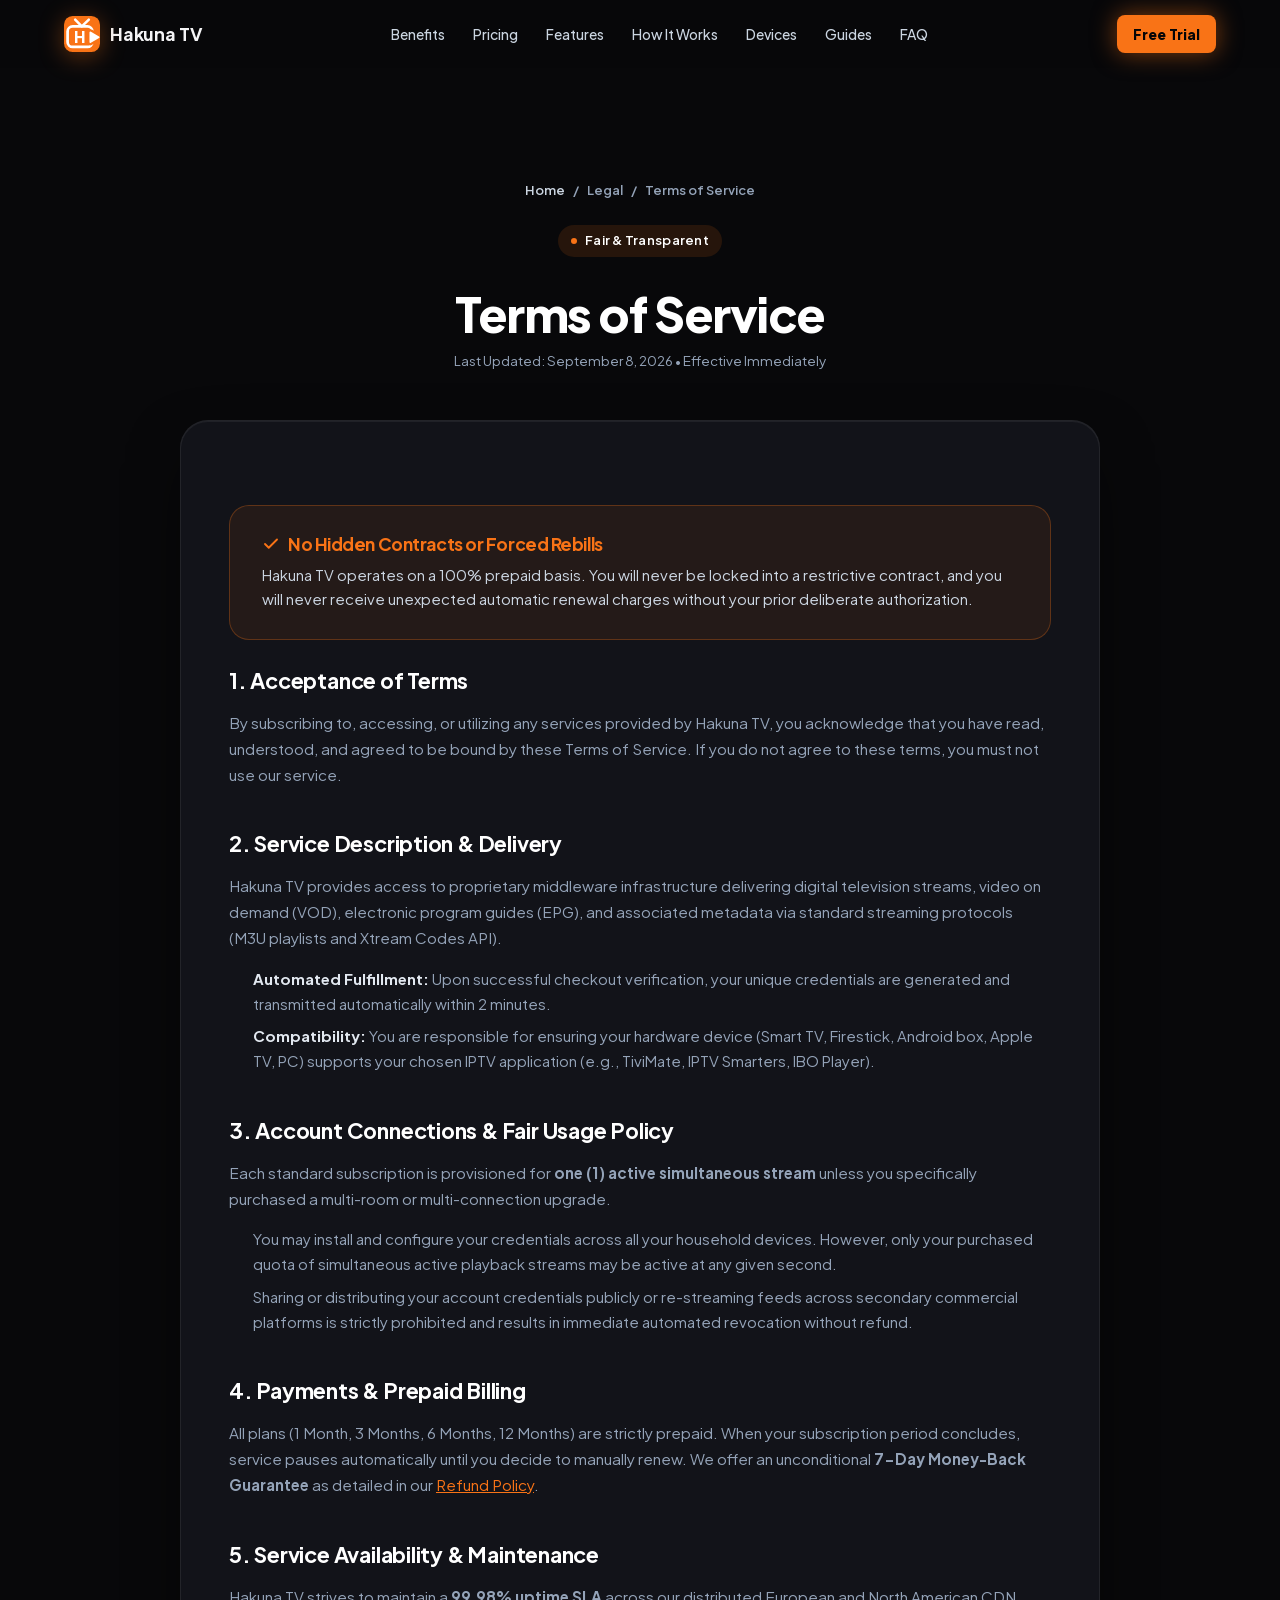
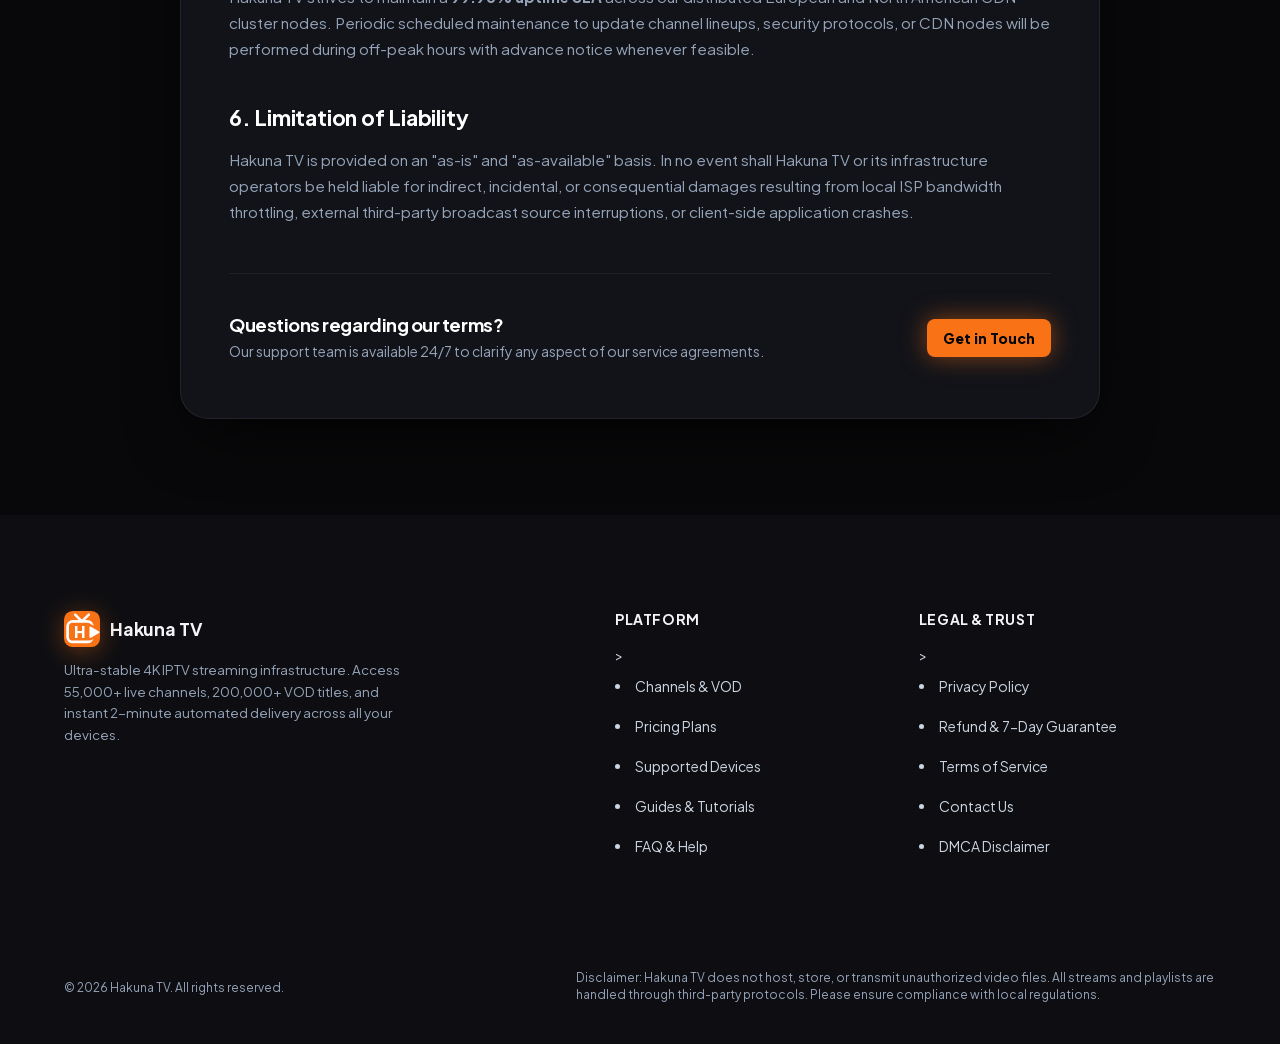
<file: terms.html>
<!DOCTYPE html>
<html lang="en" style="background-color:#08080a;color:#f4f4f6;">
<head>
  <meta charset="UTF-8">
  <meta name="viewport" content="width=device-width, initial-scale=1.0">
  
  <title>Terms of Service &amp; Usage Agreement | Hakuna TV</title>
  <meta name="description" content="Official service terms, acceptable use policies, and subscription rules for Hakuna TV.">
  <meta name="robots" content="index, follow">
  <link rel="canonical" href="https://hakuna4ktv.shop/terms.html">
  <meta name="theme-color" content="#08080a">

  <!-- Open Graph -->
  <meta property="og:type" content="article">
  <meta property="og:url" content="https://hakuna4ktv.shop/terms.html">
  <meta property="og:title" content="Terms of Service & Usage Agreement | Hakuna TV">
  <meta property="og:description" content="Official service terms, acceptable use policies, and subscription rules for Hakuna TV.">

  <!-- Self-Hosted Critical Variable Font loaded via style.min.css with font-display: swap -->

  <!-- Main Stylesheet -->
  <link rel="stylesheet" href="/css/style.min.css?v=22.0">

  <!-- Structured Data: Breadcrumbs & WebPage -->
  <script type="application/ld+json">
  {
    "@context": "https://schema.org",
    "@type": "WebPage",
    "name": "Terms of Service | Hakuna TV",
    "url": "https://hakuna4ktv.shop/terms.html",
    "description": "Hakuna TV terms of service and agreement.",
    "breadcrumb": {
      "@type": "BreadcrumbList",
      "itemListElement": [
        {
          "@type": "ListItem",
          "position": 1,
          "name": "Home",
          "item": "https://hakuna4ktv.shop/"
        },
        {
          "@type": "ListItem",
          "position": 2,
          "name": "Terms of Service",
          "item": "https://hakuna4ktv.shop/terms.html"
        }
      ]
    }
  }
  </script>
    <meta name="google-site-verification" content="qH6YvUQ_3W1_PaNmXWLbQ_of8k01E6in7PShOm4SfhA">

  <!-- Pure SVG Dynamic Brand Favicon & App Icons (Google SEO Compliant) -->
  <link rel="icon" type="image/svg+xml" href="data:image/svg+xml;utf8,%3Csvg%20xmlns%3D%22http%3A%2F%2Fwww.w3.org%2F2000%2Fsvg%22%20viewBox%3D%220%200%20100%20100%22%20width%3D%22100%25%22%20height%3D%22100%25%22%3E%0A%20%20%3Cdefs%3E%0A%20%20%20%20%3ClinearGradient%20id%3D%22tvkixBrandGrad%22%20x1%3D%220%25%22%20y1%3D%220%25%22%20x2%3D%22100%25%22%20y2%3D%22100%25%22%3E%0A%20%20%20%20%20%20%3Cstop%20offset%3D%220%25%22%20stop-color%3D%22%23f97316%22%2F%3E%0A%20%20%20%20%20%20%3Cstop%20offset%3D%22100%25%22%20stop-color%3D%22%23f97316%22%2F%3E%0A%20%20%20%20%3C%2FlinearGradient%3E%0A%20%20%20%20%3Cmask%20id%3D%22tvCutout_r5x1mj%22%3E%0A%20%20%20%20%20%20%3Crect%20width%3D%22100%22%20height%3D%22100%22%20fill%3D%22%23ffffff%22%2F%3E%0A%20%20%20%20%20%20%3Cpath%20d%3D%22M%2073.5%2046%20L%2096%2059%20L%2073.5%2072%20Z%22%20fill%3D%22%23000000%22%20stroke%3D%22%23000000%22%20stroke-width%3D%2218.5%22%20stroke-linejoin%3D%22round%22%20stroke-linecap%3D%22round%22%2F%3E%0A%20%20%20%20%3C%2Fmask%3E%0A%20%20%3C%2Fdefs%3E%0A%20%20%3Crect%20width%3D%22100%22%20height%3D%22100%22%20rx%3D%2224%22%20fill%3D%22url(%23tvkixBrandGrad)%22%2F%3E%0A%20%20%3Cpath%20d%3D%22M%2031%2010%20L%2049.5%2029%20L%2069%2010%22%20fill%3D%22none%22%20stroke%3D%22%23ffffff%22%20stroke-width%3D%227%22%20stroke-linecap%3D%22round%22%20stroke-linejoin%3D%22round%22%2F%3E%0A%20%20%3Crect%20x%3D%2210%22%20y%3D%2229%22%20width%3D%2269%22%20height%3D%2257%22%20rx%3D%2214%22%20fill%3D%22none%22%20stroke%3D%22%23ffffff%22%20stroke-width%3D%227.5%22%20stroke-linejoin%3D%22round%22%20stroke-linecap%3D%22round%22%20mask%3D%22url(%23tvCutout_r5x1mj)%22%2F%3E%0A%20%20%3Cpath%20d%3D%22M%2073.5%2046%20L%2096%2059%20L%2073.5%2072%20Z%22%20fill%3D%22%23ffffff%22%20stroke%3D%22%23ffffff%22%20stroke-width%3D%225.5%22%20stroke-linejoin%3D%22round%22%20stroke-linecap%3D%22round%22%2F%3E%0A%20%20%3Ctext%20x%3D%2244%22%20y%3D%2258%22%20font-family%3D%22-apple-system%2C%20BlinkMacSystemFont%2C%20'Plus%20Jakarta%20Sans'%2C%20'Arial%20Black'%2C%20'Montserrat'%2C%20sans-serif%22%20font-size%3D%2244%22%20font-weight%3D%22900%22%20fill%3D%22%23ffffff%22%20text-anchor%3D%22middle%22%20dominant-baseline%3D%22central%22%3EH%3C%2Ftext%3E%0A%3C%2Fsvg%3E">
  <link rel="alternate icon" type="image/svg+xml" href="/assets/favicon.svg">
  <link rel="apple-touch-icon" href="data:image/svg+xml;utf8,%3Csvg%20xmlns%3D%22http%3A%2F%2Fwww.w3.org%2F2000%2Fsvg%22%20viewBox%3D%220%200%20100%20100%22%20width%3D%22100%25%22%20height%3D%22100%25%22%3E%0A%20%20%3Cdefs%3E%0A%20%20%20%20%3ClinearGradient%20id%3D%22tvkixBrandGrad%22%20x1%3D%220%25%22%20y1%3D%220%25%22%20x2%3D%22100%25%22%20y2%3D%22100%25%22%3E%0A%20%20%20%20%20%20%3Cstop%20offset%3D%220%25%22%20stop-color%3D%22%23f97316%22%2F%3E%0A%20%20%20%20%20%20%3Cstop%20offset%3D%22100%25%22%20stop-color%3D%22%23f97316%22%2F%3E%0A%20%20%20%20%3C%2FlinearGradient%3E%0A%20%20%20%20%3Cmask%20id%3D%22tvCutout_r5x1mj%22%3E%0A%20%20%20%20%20%20%3Crect%20width%3D%22100%22%20height%3D%22100%22%20fill%3D%22%23ffffff%22%2F%3E%0A%20%20%20%20%20%20%3Cpath%20d%3D%22M%2073.5%2046%20L%2096%2059%20L%2073.5%2072%20Z%22%20fill%3D%22%23000000%22%20stroke%3D%22%23000000%22%20stroke-width%3D%2218.5%22%20stroke-linejoin%3D%22round%22%20stroke-linecap%3D%22round%22%2F%3E%0A%20%20%20%20%3C%2Fmask%3E%0A%20%20%3C%2Fdefs%3E%0A%20%20%3Crect%20width%3D%22100%22%20height%3D%22100%22%20rx%3D%2224%22%20fill%3D%22url(%23tvkixBrandGrad)%22%2F%3E%0A%20%20%3Cpath%20d%3D%22M%2031%2010%20L%2049.5%2029%20L%2069%2010%22%20fill%3D%22none%22%20stroke%3D%22%23ffffff%22%20stroke-width%3D%227%22%20stroke-linecap%3D%22round%22%20stroke-linejoin%3D%22round%22%2F%3E%0A%20%20%3Crect%20x%3D%2210%22%20y%3D%2229%22%20width%3D%2269%22%20height%3D%2257%22%20rx%3D%2214%22%20fill%3D%22none%22%20stroke%3D%22%23ffffff%22%20stroke-width%3D%227.5%22%20stroke-linejoin%3D%22round%22%20stroke-linecap%3D%22round%22%20mask%3D%22url(%23tvCutout_r5x1mj)%22%2F%3E%0A%20%20%3Cpath%20d%3D%22M%2073.5%2046%20L%2096%2059%20L%2073.5%2072%20Z%22%20fill%3D%22%23ffffff%22%20stroke%3D%22%23ffffff%22%20stroke-width%3D%225.5%22%20stroke-linejoin%3D%22round%22%20stroke-linecap%3D%22round%22%2F%3E%0A%20%20%3Ctext%20x%3D%2244%22%20y%3D%2258%22%20font-family%3D%22-apple-system%2C%20BlinkMacSystemFont%2C%20'Plus%20Jakarta%20Sans'%2C%20'Arial%20Black'%2C%20'Montserrat'%2C%20sans-serif%22%20font-size%3D%2244%22%20font-weight%3D%22900%22%20fill%3D%22%23ffffff%22%20text-anchor%3D%22middle%22%20dominant-baseline%3D%22central%22%3EH%3C%2Ftext%3E%0A%3C%2Fsvg%3E">
  <link rel="manifest" href="site.webmanifest">

    <style id="site-dynamic-theme">
        
        :root {
            --accent: #f97316 !important;
            --accent-hover: #f97316 !important;
            --accent-text: #ffffff !important;
            --accent-light: rgba(249, 115, 22, 0.12) !important;
            --primary: #f97316 !important;
            --primary-glow: rgba(249, 115, 22, 0.44) !important;
            --brand-r: 249;
            --brand-g: 115;
            --brand-b: 22;
            font-family: 'Plus Jakarta Sans', -apple-system, sans-serif !important;
        }
        /* Header & Logo Pure SVG Mark */
        .logo-icon {
            width: 36px !important;
            height: 36px !important;
            background: transparent !important;
            border: none !important;
            padding: 0 !important;
            display: inline-flex !important;
            align-items: center !important;
            justify-content: center !important;
            box-shadow: none !important;
            filter: drop-shadow(0 4px 12px rgba(249, 115, 22, 0.38)) !important;
            transition: transform 0.2s ease, filter 0.2s ease !important;
            flex-shrink: 0 !important;
        }
        .brand-logo:hover .logo-icon {
            transform: scale(1.06) !important;
            filter: drop-shadow(0 6px 18px rgba(249, 115, 22, 0.6)) !important;
        }
        .logo-icon svg {
            width: 100% !important;
            height: 100% !important;
            display: block !important;
        }
        .brand-accent, .accent-mark { color: #f97316 !important; }

        /* Hero Headline & Title Bottom Accent */
        .title-bottom {
            color: #f97316 !important;
            background: linear-gradient(135deg, rgb(252, 178, 127) 0%, #f97316 50%, #f97316 100%) !important;
            -webkit-background-clip: text !important;
            -webkit-text-fill-color: transparent !important;
            background-clip: text !important;
            filter: drop-shadow(0 0 35px rgba(249, 115, 22, 0.55)) !important;
        }

        /* Light Rays Ambient Backdrop */
        .light-ray-left {
            background: linear-gradient(180deg, rgba(249, 115, 22, 0.45) 0%, rgba(249, 115, 22, 0.08) 60%, transparent 100%) !important;
        }
        .light-ray-right {
            background: linear-gradient(180deg, rgba(249, 115, 22, 0.4) 0%, rgba(249, 115, 22, 0.08) 60%, transparent 100%) !important;
        }
        .light-ray-center {
            background: radial-gradient(ellipse at top, rgba(249, 115, 22, 0.22) 0%, rgba(249, 115, 22, 0.05) 50%, transparent 80%) !important;
        }

        /* Hero Badge & Sparks */
        .badge-spark {
            color: #f97316 !important;
            text-shadow: 0 0 10px rgba(249, 115, 22, 0.9), 0 0 20px rgba(249, 115, 22, 0.5) !important;
        }
        .hero-badge-pill {
            border: 1px solid rgba(249, 115, 22, 0.25) !important;
        }

        /* Buttons */
        .btn-pill-primary, .btn-pill-primary span, .btn-pill-primary:link, .btn-pill-primary:visited, .btn-primary { 
            background: #f97316 !important; 
            color: #050507 !important; 
            font-weight: 800 !important; 
            box-shadow: 0 0 25px rgba(249, 115, 22, 0.5) !important; 
        }
        .btn-pill-primary:hover, .btn-primary:hover {
            background: #f97316 !important;
            box-shadow: 0 0 35px rgba(249, 115, 22, 0.75) !important;
        }

        /* Metric Cards */
        .metric-dash { 
            background-color: #f97316 !important; 
            box-shadow: 0 0 8px rgba(249, 115, 22, 0.7) !important; 
        }
        .metric-card:hover {
            border-color: rgba(249, 115, 22, 0.45) !important;
            box-shadow: 0 14px 40px rgba(0,0,0,0.55), 0 0 25px rgba(249, 115, 22, 0.2) !important;
        }
        .metric-icon-art {
            filter: drop-shadow(0 0 10px rgba(249, 115, 22, 0.35)) !important;
        }
        .metric-card:hover .metric-icon-art {
            filter: drop-shadow(0 0 16px rgba(249, 115, 22, 0.65)) !important;
        }
        .metric-icon-art line, .metric-icon-art rect, .metric-icon-art path {
            stroke: #f97316 !important;
        }
        .metric-icon-art text {
            fill: #f97316 !important;
        }

        /* Category Cards Hover */
        .category-card:hover {
            border-color: rgba(249, 115, 22, 0.5) !important;
            box-shadow: 0 12px 30px rgba(0,0,0,0.6), 0 0 20px rgba(249, 115, 22, 0.3) !important;
        }
        .category-card:hover .category-card-label {
            color: #f97316 !important;
        }

        /* Benefits Section */
        .what-we-offer-section::before {
            background: radial-gradient(circle, rgba(249, 115, 22, 0.16) 0%, rgba(249, 115, 22, 0.03) 50%, transparent 70%) !important;
        }
        .benefit-card:hover {
            border-color: rgba(249, 115, 22, 0.4) !important;
            box-shadow: 0 16px 36px -10px rgba(0,0,0,0.6), 0 0 24px rgba(249, 115, 22, 0.18) !important;
        }
        .benefit-icon-wrapper, .benefit-icon-wrapper svg {
            color: #f97316 !important;
        }
        .benefit-icon-glow {
            background: radial-gradient(circle, rgba(249, 115, 22, 0.55) 0%, rgba(249, 115, 22, 0.18) 50%, transparent 75%) !important;
        }

        /* Features Showcase */
        .feature-badge-tag {
            color: #f97316 !important;
        }
        .feature-check-icon, .feature-check-icon svg {
            color: #f97316 !important;
        }
        .feature-media-ambient {
            background: radial-gradient(circle, rgba(249, 115, 22, 0.22) 0%, rgba(249, 115, 22, 0.04) 60%, transparent 80%) !important;
        }
        .feature-mockup-img:hover {
            filter: drop-shadow(0 28px 42px rgba(0,0,0,0.8)) drop-shadow(0 0 25px rgba(249, 115, 22, 0.35)) !important;
        }

        /* Journey Banner */
        .journey-banner {
            background: linear-gradient(135deg, #f97316 0%, #f97316 100%) !important;
            box-shadow: 0 15px 45px rgba(249, 115, 22, 0.3) !important;
        }
        .mockup-submit-btn, .mockup-download-btn {
            background: #f97316 !important;
        }
        .mockup-play-center {
            border-color: #f97316 !important;
            color: #f97316 !important;
            background-color: rgba(249, 115, 22, 0.1) !important;
        }

        /* Pricing Plans */
        .price-plan-card.is-featured {
            border: 2px solid #f97316 !important;
            box-shadow: 0 0 40px rgba(249, 115, 22, 0.22) !important;
        }
        .plan-badge-top {
            background: #f97316 !important;
            color: #050507 !important;
            box-shadow: 0 4px 14px rgba(249, 115, 22, 0.4) !important;
        }
        .plan-card-subtitle.featured-subtitle, .plan-card-amount.featured-amount {
            color: #f97316 !important;
        }
        .plan-savings-pill {
            background-color: rgba(249, 115, 22, 0.12) !important;
            border: 1px solid rgba(249, 115, 22, 0.3) !important;
            color: #f97316 !important;
        }
        .plan-card-feature .check-icon {
            color: #f97316 !important;
        }
        .plan-card-btn.solid-featured-btn {
            background: #f97316 !important;
            border-color: #f97316 !important;
            color: #050507 !important;
            box-shadow: 0 4px 18px rgba(249, 115, 22, 0.35) !important;
        }
        .trust-item svg {
            color: #f97316 !important;
        }

        /* Devices Section */
        .device-card:hover {
            border-color: rgba(249, 115, 22, 0.45) !important;
            box-shadow: 0 16px 36px -10px rgba(0,0,0,0.65), 0 0 24px rgba(249, 115, 22, 0.18) !important;
        }
        .device-icon-wrapper, .device-icon-wrapper svg {
            color: #f97316 !important;
            stroke: #f97316 !important;
        }
        .device-icon-glow {
            background: radial-gradient(circle, rgba(249, 115, 22, 0.55) 0%, rgba(249, 115, 22, 0.18) 50%, transparent 75%) !important;
        }
        .device-card:hover .device-micro-tag {
            color: #f97316 !important;
            background: rgba(249, 115, 22, 0.12) !important;
            border-color: rgba(249, 115, 22, 0.3) !important;
        }

        /* FAQ */
        .faq-item[open] {
            border-color: rgba(249, 115, 22, 0.35) !important;
        }
        .faq-item[open] .faq-chevron {
            color: #f97316 !important;
        }
        .faq-answer a {
            color: #f97316 !important;
        }

        /* Final CTA Banner */
        .cta-banner {
            border-top: 1px solid rgba(249, 115, 22, 0.55) !important;
        }
        .cta-banner::before {
            background: radial-gradient(circle, rgba(249, 115, 22, 0.26) 0%, rgba(249, 115, 22, 0.05) 50%, transparent 75%) !important;
        }
        .cta-pill-tag {
            color: #f97316 !important;
            background: rgba(249, 115, 22, 0.1) !important;
            border: 1px solid rgba(249, 115, 22, 0.3) !important;
        }
        .cta-pill-tag .dot {
            background: #f97316 !important;
            box-shadow: 0 0 8px #f97316 !important;
        }
        .cta-main-btn {
            background: linear-gradient(135deg, #f97316 0%, #f97316 100%) !important;
            color: #050507 !important;
            box-shadow: 0 12px 28px -4px rgba(249, 115, 22, 0.5), inset 0 1px 0 rgba(255,255,255,0.3) !important;
        }
        .cta-main-btn:hover {
            box-shadow: 0 18px 38px -4px rgba(249, 115, 22, 0.75) !important;
        }
        .cta-trust-badge svg {
            stroke: #f97316 !important;
        }

        /* Footer & Subpages */
        .footer-link:hover { color: #f97316 !important; }
        .policy-breadcrumbs a:hover { color: #f97316 !important; }
        .policy-highlight {
            background: rgba(249, 115, 22, 0.08) !important;
            border: 1px solid rgba(249, 115, 22, 0.28) !important;
        }
        .policy-highlight h3 { color: #f97316 !important; }
        .contact-channel-item:hover {
            border-color: rgba(249, 115, 22, 0.4) !important;
        }
        .contact-channel-icon {
            background: rgba(249, 115, 22, 0.12) !important;
            border: 1px solid rgba(249, 115, 22, 0.3) !important;
            color: #f97316 !important;
        }
        .contact-channel-link, .contact-channel-link:hover { color: #f97316 !important; }
        .form-input:focus, .form-select:focus, .form-textarea:focus {
            border-color: #f97316 !important;
            box-shadow: 0 0 0 3px rgba(249, 115, 22, 0.2) !important;
        }
        :focus-visible {
            outline: 2px solid #f97316 !important;
        }
        :root { --accent: #f97316; }
    </style>
    
</head>
<body style="background-color:#08080a;">

  <!-- =========================================================================
       HEADER
       ========================================================================= -->
  <header class="site-header">
    <div class="container header-container">
      <a href="index.html" class="brand-logo" aria-label="Hakuna TV Homepage">
        <span class="logo-icon" aria-hidden="true"><svg xmlns="http://www.w3.org/2000/svg" viewBox="0 0 100 100" width="100%" height="100%">
  <defs>
    <linearGradient id="tvkixBrandGrad" x1="0%" y1="0%" x2="100%" y2="100%">
      <stop offset="0%" stop-color="#f97316"/>
      <stop offset="100%" stop-color="#f97316"/>
    </linearGradient>
    <mask id="tvCutout_e4nzya">
      <rect width="100" height="100" fill="#ffffff"/>
      <path d="M 73.5 46 L 96 59 L 73.5 72 Z" fill="#000000" stroke="#000000" stroke-width="18.5" stroke-linejoin="round" stroke-linecap="round"/>
    </mask>
  </defs>
  <rect width="100" height="100" rx="24" fill="url(#tvkixBrandGrad)"/>
  <path d="M 31 10 L 49.5 29 L 69 10" fill="none" stroke="#ffffff" stroke-width="7" stroke-linecap="round" stroke-linejoin="round"/>
  <rect x="10" y="29" width="69" height="57" rx="14" fill="none" stroke="#ffffff" stroke-width="7.5" stroke-linejoin="round" stroke-linecap="round" mask="url(#tvCutout_e4nzya)"/>
  <path d="M 73.5 46 L 96 59 L 73.5 72 Z" fill="#ffffff" stroke="#ffffff" stroke-width="5.5" stroke-linejoin="round" stroke-linecap="round"/>
  <text x="44" y="58" font-family="-apple-system, BlinkMacSystemFont, 'Plus Jakarta Sans', 'Arial Black', 'Montserrat', sans-serif" font-size="44" font-weight="900" fill="#ffffff" text-anchor="middle" dominant-baseline="central">H</text>
</svg></span>
        <span>Hakuna TV</span>
      </a>

      <nav class="nav-menu" aria-label="Main Navigation">
        <a href="index.html#benefits" class="nav-link">Benefits</a>
        <a href="index.html#pricing" class="nav-link">Pricing</a>
        <a href="index.html#features" class="nav-link">Features</a>
        <a href="index.html#how-it-works" class="nav-link">How It Works</a>
        <a href="index.html#compatibility" class="nav-link">Devices</a>
        <a href="guides.html" class="nav-link">Guides</a>
        <a href="index.html#faq" class="nav-link">FAQ</a>
      </nav>

      <div class="header-actions">
        <a href="/trial" rel="nofollow noopener noreferrer" class="btn btn-primary btn-sm">Free Trial</a>
      </div>
    </div>
  </header>

  <!-- =========================================================================
       PAGE CONTENT
       ========================================================================= -->
  <main class="policy-page-wrapper">
    <div class="container">
      <div class="policy-header">
        <div class="policy-breadcrumbs">
          <a href="index.html">Home</a>
          <span>/</span>
          <span>Legal</span>
          <span>/</span>
          <span>Terms of Service</span>
        </div>
        <div class="pill-badge">
          <span class="dot" aria-hidden="true"></span>
          <span>Fair &amp; Transparent</span>
        </div>
        <h1>Terms of Service</h1>
        <div class="policy-last-updated">Last Updated: September 8, 2026 &bull; Effective Immediately</div>
      </div>

      <div class="policy-card">
        <div class="policy-highlight">
          <h3>
            <svg width="18" height="18" viewBox="0 0 24 24" fill="none" stroke="currentColor" stroke-width="2.5" stroke-linecap="round" stroke-linejoin="round" aria-hidden="true"><polyline points="20 6 9 17 4 12"></polyline></svg>
            No Hidden Contracts or Forced Rebills
          </h3>
          <p>
            Hakuna TV operates on a 100% prepaid basis. You will never be locked into a restrictive contract, and you will never receive unexpected automatic renewal charges without your prior deliberate authorization.
          </p>
        </div>

        <section class="policy-section">
          <h2>1. Acceptance of Terms</h2>
          <p>
            By subscribing to, accessing, or utilizing any services provided by Hakuna TV, you acknowledge that you have read, understood, and agreed to be bound by these Terms of Service. If you do not agree to these terms, you must not use our service.
          </p>
        </section>

        <section class="policy-section">
          <h2>2. Service Description &amp; Delivery</h2>
          <p>
            Hakuna TV provides access to proprietary middleware infrastructure delivering digital television streams, video on demand (VOD), electronic program guides (EPG), and associated metadata via standard streaming protocols (M3U playlists and Xtream Codes API).
          </p>
          <ul>
            <li><strong>Automated Fulfillment:</strong> Upon successful checkout verification, your unique credentials are generated and transmitted automatically within 2 minutes.</li>
            <li><strong>Compatibility:</strong> You are responsible for ensuring your hardware device (Smart TV, Firestick, Android box, Apple TV, PC) supports your chosen IPTV application (e.g., TiviMate, IPTV Smarters, IBO Player).</li>
          </ul>
        </section>

        <section class="policy-section">
          <h2>3. Account Connections &amp; Fair Usage Policy</h2>
          <p>
            Each standard subscription is provisioned for <strong>one (1) active simultaneous stream</strong> unless you specifically purchased a multi-room or multi-connection upgrade.
          </p>
          <ul>
            <li>You may install and configure your credentials across all your household devices. However, only your purchased quota of simultaneous active playback streams may be active at any given second.</li>
            <li>Sharing or distributing your account credentials publicly or re-streaming feeds across secondary commercial platforms is strictly prohibited and results in immediate automated revocation without refund.</li>
          </ul>
        </section>

        <section class="policy-section">
          <h2>4. Payments &amp; Prepaid Billing</h2>
          <p>
            All plans (1 Month, 3 Months, 6 Months, 12 Months) are strictly prepaid. When your subscription period concludes, service pauses automatically until you decide to manually renew. We offer an unconditional <strong>7-Day Money-Back Guarantee</strong> as detailed in our <a href="refund-policy.html" style="color: var(--accent); text-decoration: underline;">Refund Policy</a>.
          </p>
        </section>

        <section class="policy-section">
          <h2>5. Service Availability &amp; Maintenance</h2>
          <p>
            Hakuna TV strives to maintain a <strong>99.98% uptime SLA</strong> across our distributed European and North American CDN cluster nodes. Periodic scheduled maintenance to update channel lineups, security protocols, or CDN nodes will be performed during off-peak hours with advance notice whenever feasible.
          </p>
        </section>

        <section class="policy-section">
          <h2>6. Limitation of Liability</h2>
          <p>
            Hakuna TV is provided on an "as-is" and "as-available" basis. In no event shall Hakuna TV or its infrastructure operators be held liable for indirect, incidental, or consequential damages resulting from local ISP bandwidth throttling, external third-party broadcast source interruptions, or client-side application crashes.
          </p>
        </section>

        <div class="policy-cta-box">
          <div>
            <h3>Questions regarding our terms?</h3>
            <p>Our support team is available 24/7 to clarify any aspect of our service agreements.</p>
          </div>
          <a href="contact.html" class="btn btn-primary btn-sm">Get in Touch</a>
        </div>
      </div>
    </div>
  </main>

  <!-- =========================================================================
       FOOTER
       ========================================================================= -->
  <footer class="site-footer">
    <div class="container">
      <div class="footer-grid">
        <!-- Brand & Mission -->
        <div class="footer-brand">
          <a href="index.html" class="brand-logo" aria-label="Hakuna TV Homepage">
            <span class="logo-icon" aria-hidden="true"><svg xmlns="http://www.w3.org/2000/svg" viewBox="0 0 100 100" width="100%" height="100%">
  <defs>
    <linearGradient id="tvkixBrandGrad" x1="0%" y1="0%" x2="100%" y2="100%">
      <stop offset="0%" stop-color="#f97316"/>
      <stop offset="100%" stop-color="#f97316"/>
    </linearGradient>
    <mask id="tvCutout_e4nzya">
      <rect width="100" height="100" fill="#ffffff"/>
      <path d="M 73.5 46 L 96 59 L 73.5 72 Z" fill="#000000" stroke="#000000" stroke-width="18.5" stroke-linejoin="round" stroke-linecap="round"/>
    </mask>
  </defs>
  <rect width="100" height="100" rx="24" fill="url(#tvkixBrandGrad)"/>
  <path d="M 31 10 L 49.5 29 L 69 10" fill="none" stroke="#ffffff" stroke-width="7" stroke-linecap="round" stroke-linejoin="round"/>
  <rect x="10" y="29" width="69" height="57" rx="14" fill="none" stroke="#ffffff" stroke-width="7.5" stroke-linejoin="round" stroke-linecap="round" mask="url(#tvCutout_e4nzya)"/>
  <path d="M 73.5 46 L 96 59 L 73.5 72 Z" fill="#ffffff" stroke="#ffffff" stroke-width="5.5" stroke-linejoin="round" stroke-linecap="round"/>
  <text x="44" y="58" font-family="-apple-system, BlinkMacSystemFont, 'Plus Jakarta Sans', 'Arial Black', 'Montserrat', sans-serif" font-size="44" font-weight="900" fill="#ffffff" text-anchor="middle" dominant-baseline="central">H</text>
</svg></span>
            <span>Hakuna TV</span>
          </a>
          <p>
            Ultra-stable 4K IPTV streaming infrastructure. Access 55,000+ live channels, 200,000+ VOD titles, and instant 2-minute automated delivery across all your devices.
          </p>
        </div>

        <!-- Platform Navigation -->
        <div>
          <h3 class="footer-col-title">Platform</h3>>
            <li><a href="index.html#features" class="footer-link">Channels &amp; VOD</a></li>
            <li><a href="index.html#pricing" class="footer-link">Pricing Plans</a></li>
            <li><a href="index.html#compatibility" class="footer-link">Supported Devices</a></li>
            <li><a href="guides.html" class="footer-link">Guides &amp; Tutorials</a></li>
            <li><a href="index.html#faq" class="footer-link">FAQ &amp; Help</a></li>
          </ul>
        </div>

        <!-- Essential Legal & Support Pages (Google SEO) -->
        <div>
          <h3 class="footer-col-title">Legal &amp; Trust</h3>>
            <li><a href="privacy-policy.html" class="footer-link">Privacy Policy</a></li>
            <li><a href="refund-policy.html" class="footer-link">Refund &amp; 7-Day Guarantee</a></li>
            <li><a href="terms.html" class="footer-link">Terms of Service</a></li>
            <li><a href="contact.html" class="footer-link">Contact Us</a></li>
            <li><a href="dmca.html" class="footer-link">DMCA Disclaimer</a></li>
          </ul>
        </div>
      </div>

      <div class="footer-bottom">
        <div>&copy; 2026 Hakuna TV. All rights reserved.</div>
        <div class="footer-disclaimer">
          Disclaimer: Hakuna TV does not host, store, or transmit unauthorized video files. All streams and playlists are handled through third-party protocols. Please ensure compliance with local regulations.
        </div>
      </div>
    </div>
  </footer>


    <!-- SATELLITE ON-SITE MODAL POPUP SYSTEM (Trial & Pay) -->
    <div id="sat-modal-overlay" class="sat-modal-overlay" aria-hidden="true" role="dialog" aria-modal="true">
        <div class="sat-modal-backdrop" onclick="closeSiteModal()"></div>
        <div class="sat-modal-container" role="document">
            
            <!-- Modal Header -->
            <div class="sat-modal-header">
                <div class="sat-tab-switch">
                    <button type="button" class="sat-tab-btn active" id="sat-tab-trial" onclick="switchSiteModalTab('trial')">
                        <span class="sat-tab-dot"></span>
                        <span>Free Trial</span>
                    </button>
                    <button type="button" class="sat-tab-btn" id="sat-tab-order" onclick="switchSiteModalTab('order')">
                        <svg width="15" height="15" viewBox="0 0 24 24" fill="none" stroke="currentColor" stroke-width="2" stroke-linecap="round" stroke-linejoin="round" style="margin-right:6px;"><rect x="2" y="5" width="20" height="14" rx="2"/><line x1="2" y1="10" x2="22" y2="10"/></svg>
                        <span>Plans</span>
                    </button>
                </div>
                <button type="button" class="sat-modal-close" onclick="closeSiteModal()" aria-label="Close modal">
                    <svg width="14" height="14" viewBox="0 0 24 24" fill="none" stroke="currentColor" stroke-width="2.5" stroke-linecap="round" stroke-linejoin="round"><line x1="18" y1="6" x2="6" y2="18"></line><line x1="6" y1="6" x2="18" y2="18"></line></svg>
                </button>
            </div>

            <!-- VIEW 1: FREE TRIAL -->
            <div id="sat-view-trial" class="sat-modal-view active">
                <h2 class="sat-trial-intro">Get your free 24H trial</h2>

                <!-- WhatsApp One-Click Activation (Reference UI) -->
                <a href="https://api.whatsapp.com/send?phone=19145205753&text=Hi!%20I%20would%20like%20to%20activate%20a%2024H%20free%20trial%20for%20Hakuna%20TV"
                   target="_blank" rel="noopener noreferrer" class="sat-btn-wa-activate">
                    <span class="sat-wa-btn-left">
                        <span class="sat-wa-btn-circle">
                            <svg width="19" height="19" viewBox="0 0 24 24" fill="currentColor">
                                <path d="M17.472 14.382c-.297-.149-1.758-.867-2.03-.967-.273-.099-.471-.148-.67.15-.197.297-.767.966-.94 1.164-.173.199-.347.223-.644.075-.297-.15-1.255-.463-2.39-1.475-.883-.788-1.48-1.761-1.653-2.059-.173-.297-.018-.458.13-.606.134-.133.298-.347.446-.52.149-.174.198-.298.298-.497.099-.198.05-.371-.025-.52-.075-.149-.669-1.612-.916-2.207-.242-.579-.487-.5-.669-.51-.173-.008-.371-.01-.57-.01-.198 0-.52.074-.792.372-.272.297-1.04 1.016-1.04 2.479 0 1.462 1.065 2.875 1.213 3.074.149.198 2.096 3.2 5.077 4.487.709.306 1.262.489 1.694.625.712.227 1.36.195 1.871.118.571-.085 1.758-.719 2.006-1.413.248-.694.248-1.289.173-1.413-.074-.124-.272-.198-.57-.347m-5.421 7.403h-.004a9.87 9.87 0 01-5.031-1.378l-.361-.214-3.741.982.998-3.648-.235-.374a9.86 9.86 0 01-1.51-5.26c.001-5.45 4.436-9.884 9.888-9.884 2.64 0 5.122 1.03 6.988 2.898a9.825 9.825 0 012.893 6.994c-.003 5.45-4.437 9.884-9.885 9.884m8.413-18.297A11.815 11.815 0 0012.05 0C5.495 0 .16 5.335.157 11.892c0 2.096.547 4.142 1.588 5.945L.057 24l6.305-1.654a11.882 11.882 0 005.683 1.448h.005c6.554 0 11.89-5.335 11.893-11.893a11.821 11.821 0 00-3.48-8.413z"/>
                            </svg>
                        </span>
                        <span class="sat-wa-btn-text">Activate via WhatsApp</span>
                    </span>
                    <svg class="sat-wa-btn-arrow" width="18" height="18" viewBox="0 0 24 24" fill="none" stroke="currentColor" stroke-width="2.5" stroke-linecap="round" stroke-linejoin="round">
                        <line x1="5" y1="12" x2="19" y2="12"></line>
                        <polyline points="12 5 19 12 12 19"></polyline>
                    </svg>
                </a>

                <!-- Divider: or request your 24H trial -->
                <div class="sat-trial-divider">
                    <span>or request your 24H trial</span>
                </div>

                <form id="sat-trial-form" onsubmit="submitSiteTrial(event)">
                    <!-- Row: Full Name & Email Address -->
                    <div class="sat-input-row">
                        <div class="sat-field-box">
                            <svg class="sat-field-icon" viewBox="0 0 24 24" fill="none" stroke="currentColor" stroke-width="2" stroke-linecap="round" stroke-linejoin="round">
                                <path d="M20 21v-2a4 4 0 0 0-4-4H8a4 4 0 0 0-4 4v2"></path>
                                <circle cx="12" cy="7" r="4"></circle>
                            </svg>
                            <input type="text" id="sat-trial-name" class="sat-field-input" placeholder="Full Name" autocomplete="name">
                        </div>
                        <div class="sat-field-box">
                            <svg class="sat-field-icon" viewBox="0 0 24 24" fill="none" stroke="currentColor" stroke-width="2" stroke-linecap="round" stroke-linejoin="round">
                                <rect width="20" height="16" x="2" y="4" rx="2"></rect>
                                <path d="m22 7-8.97 5.7a1.94 1.94 0 0 1-2.06 0L2 7"></path>
                            </svg>
                            <input type="email" id="sat-trial-email" class="sat-field-input" placeholder="Email Address" required autocomplete="email">
                        </div>
                    </div>

                    <!-- Select Package -->
                    <div class="sat-package-section">
                        <div class="sat-package-label">
                            <svg viewBox="0 0 24 24" fill="none" stroke="#10b981" stroke-width="2" stroke-linecap="round" stroke-linejoin="round">
                                <circle cx="12" cy="12" r="10"></circle>
                                <line x1="2" y1="12" x2="22" y2="12"></line>
                                <path d="M12 2a15.3 15.3 0 0 1 4 10 15.3 15.3 0 0 1-4 10 15.3 15.3 0 0 1-4-10 15.3 15.3 0 0 1 4-10z"></path>
                            </svg>
                            <span>Select Package</span>
                        </div>
                        <div class="sat-package-grid">
                            <button type="button" class="sat-pkg-btn is-active" id="sat-pkg-worldwide" data-pkg="Worldwide" onclick="selectSitePackage('Worldwide')">Worldwide</button>
                            <button type="button" class="sat-pkg-btn" id="sat-pkg-english" data-pkg="English" onclick="selectSitePackage('English')">English</button>
                            <button type="button" class="sat-pkg-btn" id="sat-pkg-europe" data-pkg="Europe" onclick="selectSitePackage('Europe')">Europe</button>
                        </div>
                        <input type="hidden" id="sat-selected-pkg" value="Worldwide">
                    </div>

                    <!-- Preferred Device (Optional) -->
                    <div class="sat-form-group">
                        <label class="sat-label-sub" for="sat-trial-device">Preferred Device <span class="sat-opt">(Optional)</span></label>
                        <div class="sat-field-box sat-select-box">
                            <svg class="sat-field-icon" viewBox="0 0 24 24" fill="none" stroke="currentColor" stroke-width="2" stroke-linecap="round" stroke-linejoin="round">
                                <rect width="20" height="15" x="2" y="3" rx="2"></rect>
                                <polyline points="17 21 12 18 7 21"></polyline>
                            </svg>
                            <select id="sat-trial-device" class="sat-field-select">
                                <option value="Firestick / Fire TV">Firestick / Fire TV</option>
                                <option value="Android TV / Box / Google TV">Android TV / Google TV</option>
                                <option value="Smart TV (Samsung / LG)">Smart TV (Samsung / LG)</option>
                                <option value="Apple TV / iOS">Apple TV / iOS</option>
                                <option value="Windows PC / Mac">Windows PC / Mac</option>
                                <option value="MAG Box / Formuler">MAG Box / Formuler</option>
                                <option value="Other / General M3U">Other / General M3U</option>
                            </select>
                            <svg class="sat-select-chevron" viewBox="0 0 24 24" fill="none" stroke="currentColor" stroke-width="2.5" stroke-linecap="round" stroke-linejoin="round">
                                <polyline points="6 9 12 15 18 9"></polyline>
                            </svg>
                        </div>
                    </div>

                    <!-- Additional Information (Optional) -->
                    <div class="sat-form-group">
                        <label class="sat-label-sub" for="sat-trial-note">Additional Information <span class="sat-opt">(Optional)</span></label>
                        <div class="sat-field-box">
                            <svg class="sat-field-icon" viewBox="0 0 24 24" fill="none" stroke="currentColor" stroke-width="2" stroke-linecap="round" stroke-linejoin="round">
                                <path d="M14 2H6a2 2 0 0 0-2 2v16a2 2 0 0 0 2 2h12a2 2 0 0 0 2-2V8z"></path>
                                <polyline points="14 2 14 8 20 8"></polyline>
                                <line x1="16" y1="13" x2="8" y2="13"></line>
                                <line x1="16" y1="17" x2="8" y2="17"></line>
                            </svg>
                            <input type="text" id="sat-trial-note" class="sat-field-input" placeholder="No adult, specific country, device, or note...">
                        </div>
                    </div>

                    <div id="sat-trial-error" class="sat-alert-error" style="display:none;"></div>

                    <!-- Submit Button -->
                    <button type="submit" id="sat-trial-submit-btn" class="sat-btn-main">
                        <span class="sat-btn-text">Request 24H Trial &rarr;</span>
                        <span class="sat-spinner" style="display:none;"></span>
                    </button>
                </form>

                <!-- Minimalist Clean 3-Column Trust Grid (Trial) -->
                <div class="sat-trial-trust-grid">
                    <div class="sat-trial-trust-item">
                        <svg class="sat-trial-trust-icon" viewBox="0 0 24 24" fill="none" stroke="#10b981" stroke-width="2.2" stroke-linecap="round" stroke-linejoin="round">
                            <circle cx="12" cy="12" r="10"></circle>
                            <polyline points="12 6 12 12 16 14"></polyline>
                        </svg>
                        <div class="sat-trial-trust-text">
                            <span class="sat-trial-trust-title">24H Free Trial</span>
                            <span class="sat-trial-trust-desc">No credit card required</span>
                        </div>
                    </div>
                    <div class="sat-trial-trust-item">
                        <svg class="sat-trial-trust-icon" viewBox="0 0 24 24" fill="none" stroke="#10b981" stroke-width="2.2" stroke-linecap="round" stroke-linejoin="round">
                            <polygon points="12 2 15.09 8.26 22 9.27 17 14.14 18.18 21.02 12 17.77 5.82 21.02 7 14.14 2 9.27 8.91 8.26 12 2"></polygon>
                        </svg>
                        <div class="sat-trial-trust-text">
                            <span class="sat-trial-trust-title">Premium Streaming</span>
                            <span class="sat-trial-trust-desc">4K &amp; 8K quality</span>
                        </div>
                    </div>
                    <div class="sat-trial-trust-item">
                        <svg class="sat-trial-trust-icon" viewBox="0 0 24 24" fill="none" stroke="#10b981" stroke-width="2.2" stroke-linecap="round" stroke-linejoin="round">
                            <polyline points="20 6 9 17 4 12"></polyline>
                        </svg>
                        <div class="sat-trial-trust-text">
                            <span class="sat-trial-trust-title">Easy &amp; Flexible</span>
                            <span class="sat-trial-trust-desc">No hidden fees</span>
                        </div>
                    </div>
                </div>

                <!-- Trial Success State -->
                <div id="sat-trial-success" class="sat-success-view" style="display:none;">
                    <div class="sat-success-icon-wrap">
                        <svg width="36" height="36" viewBox="0 0 24 24" fill="none" stroke="#10b981" stroke-width="2.5" stroke-linecap="round" stroke-linejoin="round"><polyline points="20 6 9 17 4 12"/></svg>
                    </div>
                    <h4>Trial Request Received!</h4>
                    <p>Your free 24-hour IPTV access for <strong>Hakuna TV</strong> is being prepared. We have dispatched your playlist credentials and setup tutorial to:</p>
                    <div class="sat-confirmed-email" id="sat-confirmed-email"></div>

                    <div class="sat-notice-box">
                        <div class="sat-notice-title">Check Inbox &amp; Junk Folder</div>
                        <p>Please check both your primary inbox and junk/spam folder. If you do not receive the email within a few minutes, reach out to us on WhatsApp.</p>
                    </div>

                    <div class="sat-order-help-actions" style="margin-bottom:14px;">
                        <a href="mailto:hakunatv@tvkix.com?subject=Free%20Trial%20Support%20-%20Hakuna%20TV"
                           class="sat-order-help-btn sat-btn-email" title="hakunatv@tvkix.com">
                            <svg width="16" height="16" viewBox="0 0 24 24" fill="none" stroke="currentColor" stroke-width="2" stroke-linecap="round" stroke-linejoin="round">
                                <rect width="20" height="16" x="2" y="4" rx="2"></rect>
                                <path d="m22 7-8.97 5.7a1.94 1.94 0 0 1-2.06 0L2 7"></path>
                            </svg>
                            <span>Email Support</span>
                        </a>
                        <a href="https://api.whatsapp.com/send?phone=19145205753&text=Hi!%20I%20requested%20a%20free%20trial%20on%20Hakuna%20TV%20and%20haven't%20received%20the%20email%20yet."
                           target="_blank" rel="noopener noreferrer" class="sat-order-help-btn sat-btn-wa">
                            <svg width="16" height="16" viewBox="0 0 24 24" fill="currentColor">
                                <path d="M17.472 14.382c-.297-.149-1.758-.867-2.03-.967-.273-.099-.471-.148-.67.15-.197.297-.767.966-.94 1.164-.173.199-.347.223-.644.075-.297-.15-1.255-.463-2.39-1.475-.883-.788-1.48-1.761-1.653-2.059-.173-.297-.018-.458.13-.606.134-.133.298-.347.446-.52.149-.174.198-.298.298-.497.099-.198.05-.371-.025-.52-.075-.149-.669-1.612-.916-2.207-.242-.579-.487-.5-.669-.51-.173-.008-.371-.01-.57-.01-.198 0-.52.074-.792.372-.272.297-1.04 1.016-1.04 2.479 0 1.462 1.065 2.875 1.213 3.074.149.198 2.096 3.2 5.077 4.487.709.306 1.262.489 1.694.625.712.227 1.36.195 1.871.118.571-.085 1.758-.719 2.006-1.413.248-.694.248-1.289.173-1.413-.074-.124-.272-.198-.57-.347m-5.421 7.403h-.004a9.87 9.87 0 01-5.031-1.378l-.361-.214-3.741.982.998-3.648-.235-.374a9.86 9.86 0 01-1.51-5.26c.001-5.45 4.436-9.884 9.888-9.884 2.64 0 5.122 1.03 6.988 2.898a9.825 9.825 0 012.893 6.994c-.003 5.45-4.437 9.884-9.885 9.884m8.413-18.297A11.815 11.815 0 0012.05 0C5.495 0 .16 5.335.157 11.892c0 2.096.547 4.142 1.588 5.945L.057 24l6.305-1.654a11.882 11.882 0 005.683 1.448h.005c6.554 0 11.89-5.335 11.893-11.893a11.821 11.821 0 00-3.48-8.413z"/>
                            </svg>
                            <span>WhatsApp</span>
                        </a>
                    </div>

                    <button type="button" class="sat-btn-secondary" onclick="closeSiteModal()">Done &bull; Continue Browsing</button>
                </div>
            </div>

            <!-- VIEW 2: CHOOSE YOUR PLAN & CHECKOUT -->
            <div id="sat-view-order" class="sat-modal-view">
                <div id="sat-order-form-wrap">
                    <h2 class="sat-form-title">Almost there</h2>
                    <p class="sat-form-subtitle">Enter your details and we'll email your payment link.</p>

                    <form id="sat-order-form" onsubmit="submitSiteOrder(event)">
                    
                    <!-- Selected Plan Summary Card with Quick Switcher -->
                    <div class="sat-selected-summary">
                        <div class="sat-summary-main">
                            <div class="sat-summary-plan" id="sat-summary-plan-text">12 Months &bull; 1 Device</div>
                            <div class="sat-summary-right">
                                <span class="sat-summary-price" id="sat-summary-price-text">$66.99</span>
                                <button type="button" class="sat-change-plan-btn" id="sat-plan-toggle-btn" onclick="togglePlanDropdown()">
                                    <span>Change</span>
                                    <svg class="sat-change-arrow" width="11" height="11" viewBox="0 0 24 24" fill="none" stroke="currentColor" stroke-width="2.5"><polyline points="6 9 12 15 18 9"></polyline></svg>
                                </button>
                            </div>
                        </div>

                        <!-- Collapsible Quick Plan Switcher -->
                        <div id="sat-plan-dropdown" class="sat-plan-dropdown" style="display: none;">
                            <div class="sat-drop-group">
                                <div class="sat-drop-title">Duration</div>
                                <div class="sat-drop-pills">
                                    <button type="button" class="sat-drop-pill" id="sat-pill-1m" onclick="selectSitePlan('1m')">1 Mo</button>
                                    <button type="button" class="sat-drop-pill" id="sat-pill-3m" onclick="selectSitePlan('3m')">3 Mo</button>
                                    <button type="button" class="sat-drop-pill" id="sat-pill-6m" onclick="selectSitePlan('6m')">6 Mo</button>
                                    <button type="button" class="sat-drop-pill is-active" id="sat-pill-12m" onclick="selectSitePlan('12m')">12 Mo <span class="sat-pill-badge">Best</span></button>
                                </div>
                            </div>

                            <div class="sat-drop-group" style="margin-top: 10px;">
                                <div class="sat-drop-title">Devices</div>
                                <div class="sat-drop-pills sat-pills-5">
                                    <button type="button" class="sat-drop-pill is-active" id="sat-devpill-1" onclick="selectSiteDevice(1)">1 Device</button>
                                    <button type="button" class="sat-drop-pill" id="sat-devpill-2" onclick="selectSiteDevice(2)">2 Devices</button>
                                    <button type="button" class="sat-drop-pill" id="sat-devpill-3" onclick="selectSiteDevice(3)">3 Devices</button>
                                    <button type="button" class="sat-drop-pill" id="sat-devpill-4" onclick="selectSiteDevice(4)">4 Devices</button>
                                    <button type="button" class="sat-drop-pill" id="sat-devpill-5" onclick="selectSiteDevice(5)">5 Devices</button>
                                </div>
                            </div>
                        </div>
                    </div>

                    <!-- Payment Method (Credit Card / Apple Pay / Crypto) -->
                    <div class="sat-method-section">
                        <label class="sat-label-sub">Payment Method</label>
                        <div class="sat-method-grid">
                            <button type="button" class="sat-method-btn is-active" id="sat-method-card" onclick="selectSitePaymentMethod('card')">
                                <svg width="15" height="15" viewBox="0 0 24 24" fill="none" stroke="currentColor" stroke-width="2" stroke-linecap="round" stroke-linejoin="round">
                                    <rect x="2" y="5" width="20" height="14" rx="2"></rect>
                                    <line x1="2" y1="10" x2="22" y2="10"></line>
                                </svg>
                                <span>Credit Card</span>
                            </button>
                            <button type="button" class="sat-method-btn" id="sat-method-apple" onclick="selectSitePaymentMethod('applepay')">
                                <svg width="14" height="16" viewBox="0 0 170 170" fill="currentColor">
                                    <path d="M150.37 130.25c-2.45 5.66-5.35 10.87-8.71 15.66-4.58 6.53-8.33 11.05-11.22 13.56-4.48 4.12-9.28 6.23-14.42 6.35-3.69 0-8.14-1.05-13.32-3.18-5.19-2.12-9.97-3.17-14.34-3.17-4.58 0-9.49 1.05-14.75 3.17-5.26 2.13-9.5 3.24-12.74 3.35-4.35.13-9.16-1.9-14.42-6.08-3.7-3.04-7.58-7.7-11.64-13.98-5.87-9.03-10.42-19.18-13.65-30.47-3.23-11.28-4.85-21.73-4.85-31.35 0-14.8 3.73-26.68 11.19-35.63 7.45-8.94 16.7-13.48 27.75-13.61 5.99 0 12.06 1.45 18.21 4.36 6.16 2.91 10.15 4.41 11.97 4.5 2.12-.22 6.47-1.78 13.06-4.68 6.58-2.9 12.63-4.22 18.14-3.96 11.39.65 20.67 4.77 27.84 12.35-9.92 6.01-14.77 14.38-14.56 25.1.22 8.37 3.51 15.34 9.87 20.91 6.36 5.57 13.79 8.78 22.3 9.63-1.85 5.66-4.03 11.43-6.54 17.31zM119.22 31.9c0-7.29 2.68-14.13 8.04-20.52 5.36-6.39 11.97-10.35 19.83-11.88.33 1.41.49 2.72.49 3.92 0 7.29-2.73 14.07-8.19 20.35-5.46 6.27-12.21 10.17-20.26 11.7-.1-.98-.15-2.18-.15-3.57z"/>
                                </svg>
                                <span>Apple Pay</span>
                            </button>
                            <button type="button" class="sat-method-btn" id="sat-method-crypto" onclick="selectSitePaymentMethod('crypto')">
                                <svg width="15" height="15" viewBox="0 0 24 24" fill="none" stroke="currentColor" stroke-width="2" stroke-linecap="round" stroke-linejoin="round">
                                    <circle cx="12" cy="12" r="10"></circle>
                                    <path d="M9 8h4.5a2 2 0 0 1 0 4H9m0 0h5a2 2 0 0 1 0 4H9m3-8V6m0 12v-2"></path>
                                </svg>
                                <span>Crypto</span>
                                <span class="sat-crypto-badge">5% OFF</span>
                            </button>
                        </div>

                        <!-- Crypto Info Box (shown only when Crypto is active) -->
                        <div id="sat-crypto-box" class="sat-crypto-box" style="display: none;">
                            <div class="sat-crypto-coins">
                                <span class="sat-coin-tag sat-coin-btc">Bitcoin</span>
                                <span class="sat-coin-tag sat-coin-usdt">USDT</span>
                                <span class="sat-coin-tag sat-coin-eth">Ethereum</span>
                                <span class="sat-coin-tag sat-coin-sol">Solana</span>
                                <span class="sat-coin-tag sat-coin-more">+50 Coins</span>
                            </div>
                            <div class="sat-crypto-note">
                                <svg width="14" height="14" viewBox="0 0 24 24" fill="none" stroke="#10b981" stroke-width="2.5"><polyline points="20 6 9 17 4 12"></polyline></svg>
                                <span>5% discount applied automatically &bull; Instant activation</span>
                            </div>
                        </div>
                    </div>

                    <!-- User Info: Full Name & Email -->
                    <div class="sat-form-group" style="margin-top: 14px;">
                        <label class="sat-label-sub" for="sat-order-name">Your Name <span style="color:#64748b; font-weight:normal;">(Optional)</span></label>
                        <div class="sat-field-box">
                            <svg class="sat-field-icon" viewBox="0 0 24 24" fill="none" stroke="currentColor" stroke-width="2" stroke-linecap="round" stroke-linejoin="round">
                                <path d="M20 21v-2a4 4 0 0 0-4-4H8a4 4 0 0 0-4 4v2"></path>
                                <circle cx="12" cy="7" r="4"></circle>
                            </svg>
                            <input type="text" id="sat-order-name" class="sat-field-input" placeholder="Your Name" autocomplete="name">
                        </div>
                    </div>

                    <div class="sat-form-group">
                        <label class="sat-label-sub" for="sat-order-email">Email Address <span style="color:#ef4444;">*</span></label>
                        <div class="sat-field-box">
                            <svg class="sat-field-icon" viewBox="0 0 24 24" fill="none" stroke="currentColor" stroke-width="2" stroke-linecap="round" stroke-linejoin="round">
                                <rect width="20" height="16" x="2" y="4" rx="2"></rect>
                                <path d="m22 7-8.97 5.7a1.94 1.94 0 0 1-2.06 0L2 7"></path>
                            </svg>
                            <input type="email" id="sat-order-email" class="sat-field-input" placeholder="your@email.com" required autocomplete="email">
                        </div>
                    </div>

                    <div id="sat-order-error" class="sat-alert-error" style="display:none;"></div>

                    <!-- Submit Button -->
                    <button type="submit" id="sat-order-submit-btn" class="sat-btn-main" style="margin-top: 18px;">
                        <span class="sat-btn-text">Send Payment Link &rarr;</span>
                        <span class="sat-spinner" style="display:none;"></span>
                    </button>

                    <!-- Minimalist Clean Trust Row (No desc, small) -->
                    <div class="sat-trust-row">
                        <div class="sat-trust-pill">
                            <svg class="sat-trust-pill-icon" viewBox="0 0 24 24" fill="none" stroke="#10b981" stroke-width="2" stroke-linecap="round" stroke-linejoin="round">
                                <rect width="20" height="16" x="2" y="4" rx="2"></rect>
                                <path d="m22 7-8.97 5.7a1.94 1.94 0 0 1-2.06 0L2 7"></path>
                            </svg>
                            <span>Payment link by email</span>
                        </div>
                        <span class="sat-trust-dot">&bull;</span>
                        <div class="sat-trust-pill">
                            <svg class="sat-trust-pill-icon" viewBox="0 0 24 24" fill="none" stroke="#10b981" stroke-width="2" stroke-linecap="round" stroke-linejoin="round">
                                <rect x="3" y="11" width="18" height="11" rx="2" ry="2"></rect>
                                <path d="M7 11V7a5 5 0 0 1 10 0v4"></path>
                            </svg>
                            <span>Secure payment</span>
                        </div>
                        <span class="sat-trust-dot">&bull;</span>
                        <div class="sat-trust-pill">
                            <svg class="sat-trust-pill-icon" viewBox="0 0 24 24" fill="none" stroke="#10b981" stroke-width="2.2" stroke-linecap="round" stroke-linejoin="round">
                                <polyline points="20 6 9 17 4 12"></polyline>
                            </svg>
                            <span>Easy &amp; secure</span>
                        </div>
                    </div>
                </form>
                </div>

                <!-- Order Success State (Ultra-Minimalist) -->
                <div id="sat-order-success" class="sat-order-success-view" style="display:none;">
                    <div class="sat-success-icon-wrap">
                        <svg width="28" height="28" viewBox="0 0 24 24" fill="none" stroke="#10b981" stroke-width="2.6" stroke-linecap="round" stroke-linejoin="round">
                            <polyline points="20 6 9 17 4 12"></polyline>
                        </svg>
                    </div>

                    <h3 class="sat-order-success-title">Payment link sent</h3>
                    <p class="sat-order-success-intro">We've sent your payment link to:</p>
                    <div class="sat-order-email-pill" id="sat-order-confirmed-email"></div>
                    <p class="sat-order-success-sub">Check your inbox to complete your order.</p>

                    <!-- Small Help Section -->
                    <div class="sat-order-help-card">
                        <div class="sat-order-help-q">Didn't receive the email?</div>
                        <div class="sat-order-help-text">Check your spam/junk folder or contact us:</div>

                        <div class="sat-order-help-actions">
                            <a href="mailto:hakunatv@tvkix.com?subject=Payment%20Link%20Support%20-%20Hakuna%20TV"
                               class="sat-order-help-btn sat-btn-email" title="hakunatv@tvkix.com">
                                <svg width="16" height="16" viewBox="0 0 24 24" fill="none" stroke="currentColor" stroke-width="2" stroke-linecap="round" stroke-linejoin="round">
                                    <rect width="20" height="16" x="2" y="4" rx="2"></rect>
                                    <path d="m22 7-8.97 5.7a1.94 1.94 0 0 1-2.06 0L2 7"></path>
                                </svg>
                                <span>Email Support</span>
                            </a>
                            <a href="https://api.whatsapp.com/send?phone=19145205753&text=Hi!%20I%20requested%20a%20payment%20link%20on%20Hakuna%20TV%20and%20haven't%20received%20the%20email%20yet."
                               target="_blank" rel="noopener noreferrer" class="sat-order-help-btn sat-btn-wa">
                                <svg width="16" height="16" viewBox="0 0 24 24" fill="currentColor">
                                    <path d="M17.472 14.382c-.297-.149-1.758-.867-2.03-.967-.273-.099-.471-.148-.67.15-.197.297-.767.966-.94 1.164-.173.199-.347.223-.644.075-.297-.15-1.255-.463-2.39-1.475-.883-.788-1.48-1.761-1.653-2.059-.173-.297-.018-.458.13-.606.134-.133.298-.347.446-.52.149-.174.198-.298.298-.497.099-.198.05-.371-.025-.52-.075-.149-.669-1.612-.916-2.207-.242-.579-.487-.5-.669-.51-.173-.008-.371-.01-.57-.01-.198 0-.52.074-.792.372-.272.297-1.04 1.016-1.04 2.479 0 1.462 1.065 2.875 1.213 3.074.149.198 2.096 3.2 5.077 4.487.709.306 1.262.489 1.694.625.712.227 1.36.195 1.871.118.571-.085 1.758-.719 2.006-1.413.248-.694.248-1.289.173-1.413-.074-.124-.272-.198-.57-.347m-5.421 7.403h-.004a9.87 9.87 0 01-5.031-1.378l-.361-.214-3.741.982.998-3.648-.235-.374a9.86 9.86 0 01-1.51-5.26c.001-5.45 4.436-9.884 9.888-9.884 2.64 0 5.122 1.03 6.988 2.898a9.825 9.825 0 012.893 6.994c-.003 5.45-4.437 9.884-9.885 9.884m8.413-18.297A11.815 11.815 0 0012.05 0C5.495 0 .16 5.335.157 11.892c0 2.096.547 4.142 1.588 5.945L.057 24l6.305-1.654a11.882 11.882 0 005.683 1.448h.005c6.554 0 11.89-5.335 11.893-11.893a11.821 11.821 0 00-3.48-8.413z"/>
                                </svg>
                                <span>WhatsApp</span>
                            </a>
                        </div>
                    </div>
                </div>
            </div>
        </div>
    </div>

    <!-- SATELLITE MODAL STYLES -->
    <style id="sat-modal-styles">
        .sat-modal-overlay {
            position: fixed;
            top: 0;
            left: 0;
            width: 100vw;
            height: 100vh;
            z-index: 999999;
            display: none;
            align-items: center;
            justify-content: center;
            padding: 16px;
            box-sizing: border-box;
            font-family: -apple-system, BlinkMacSystemFont, "Segoe UI", Roboto, Inter, sans-serif;
        }
        .sat-modal-overlay.is-open {
            display: flex !important;
            visibility: visible !important;
            opacity: 1 !important;
            pointer-events: auto !important;
            animation: satFadeIn 0.22s ease-out forwards;
        }
        .sat-modal-backdrop {
            position: absolute;
            top: 0;
            left: 0;
            width: 100%;
            height: 100%;
            background: rgba(4, 6, 12, 0.86);
            backdrop-filter: blur(14px);
            -webkit-backdrop-filter: blur(14px);
        }
        .sat-modal-container {
            position: relative;
            z-index: 2;
            width: 100%;
            max-width: 515px;
            max-height: 94vh;
            overflow-y: auto;
            background: #0d111a;
            border: 1px solid rgba(255, 255, 255, 0.08);
            border-radius: 20px;
            box-shadow: 0 25px 70px -10px rgba(0, 0, 0, 0.85);
            color: #ffffff;
            padding: 26px 28px 24px 28px;
            box-sizing: border-box;
            animation: satScaleUp 0.26s cubic-bezier(0.16, 1, 0.3, 1) forwards;
        }
        @media (max-width: 560px) {
            .sat-modal-container {
                padding: 20px 16px 20px 16px;
                border-radius: 18px;
            }
        }
        .sat-modal-container::-webkit-scrollbar {
            width: 6px;
        }
        .sat-modal-container::-webkit-scrollbar-thumb {
            background: rgba(255, 255, 255, 0.15);
            border-radius: 4px;
        }
        .sat-modal-header {
            display: flex;
            align-items: center;
            justify-content: space-between;
            margin-bottom: 22px;
        }
        .sat-tab-switch {
            display: inline-flex;
            background: #06090e;
            border: 1px solid rgba(255, 255, 255, 0.08);
            border-radius: 100px;
            padding: 4px;
            gap: 4px;
        }
        .sat-tab-btn {
            background: transparent;
            border: 1px solid transparent;
            color: #8e9bb0;
            font-size: 0.86rem;
            font-weight: 500;
            padding: 6px 15px;
            border-radius: 100px;
            cursor: pointer;
            transition: all 0.2s ease;
            display: inline-flex;
            align-items: center;
            line-height: 1.2;
        }
        .sat-tab-btn:hover {
            color: #ffffff;
        }
        .sat-tab-btn.active {
            background: rgba(16, 185, 129, 0.12);
            border-color: rgba(16, 185, 129, 0.35);
            color: #ffffff;
            font-weight: 600;
        }
        .sat-tab-dot {
            width: 7px;
            height: 7px;
            border-radius: 50%;
            background: #475569;
            margin-right: 8px;
            display: inline-block;
            transition: all 0.2s ease;
        }
        .sat-tab-btn.active .sat-tab-dot {
            background: #10b981;
            box-shadow: 0 0 8px rgba(16, 185, 129, 0.6);
        }
        .sat-tab-card-icon {
            margin-right: 6px;
            transition: stroke 0.2s ease;
        }
        .sat-tab-btn.active .sat-tab-card-icon {
            stroke: #10b981;
        }
        .sat-modal-close {
            background: rgba(255, 255, 255, 0.05);
            border: 1px solid rgba(255, 255, 255, 0.1);
            color: #cbd5e1;
            width: 36px;
            height: 36px;
            border-radius: 50%;
            display: flex;
            align-items: center;
            justify-content: center;
            cursor: pointer;
            transition: all 0.2s ease;
        }
        .sat-modal-close:hover {
            background: rgba(255, 255, 255, 0.12);
            color: #ffffff;
            transform: scale(1.05);
        }
        .sat-modal-view {
            display: none;
        }
        .sat-modal-view.active {
            display: block;
            animation: satFadeIn 0.2s ease;
        }
        .sat-form-title {
            font-size: 1.65rem;
            font-weight: 800;
            letter-spacing: -0.025em;
            color: #ffffff;
            margin: 0 0 4px 0;
            line-height: 1.2;
        }
        .sat-form-subtitle {
            font-size: 0.92rem;
            color: #8e9bb0;
            margin: 0 0 20px 0;
            line-height: 1.4;
        }
        .sat-input-row {
            display: grid;
            grid-template-columns: 1fr 1fr;
            gap: 12px;
            margin-bottom: 16px;
        }
        @media (max-width: 520px) {
            .sat-input-row {
                grid-template-columns: 1fr;
                gap: 10px;
            }
        }
        .sat-field-box {
            position: relative;
            background: #06090f;
            border: 1px solid rgba(255, 255, 255, 0.09);
            border-radius: 12px;
            height: 48px;
            display: flex;
            align-items: center;
            padding: 0 14px;
            box-sizing: border-box;
            transition: border-color 0.2s, box-shadow 0.2s, background 0.2s;
        }
        .sat-field-box:focus-within {
            border-color: #10b981;
            background: #080c14;
            box-shadow: 0 0 0 3px rgba(16, 185, 129, 0.15);
        }
        .sat-field-icon {
            width: 18px;
            height: 18px;
            color: #64748b;
            margin-right: 11px;
            flex-shrink: 0;
        }
        .sat-field-input {
            width: 100%;
            background: transparent;
            border: none;
            outline: none !important;
            box-shadow: none !important;
            -webkit-tap-highlight-color: transparent;
            color: #ffffff;
            font-size: 0.94rem;
            font-family: inherit;
        }
        .sat-field-input:focus {
            outline: none !important;
            box-shadow: none !important;
        }
        .sat-field-input::placeholder {
            color: #64748b;
        }
        .sat-package-section {
            margin-bottom: 16px;
        }
        .sat-package-label {
            display: flex;
            align-items: center;
            gap: 7px;
            font-size: 0.84rem;
            font-weight: 500;
            color: #cbd5e1;
            margin-bottom: 9px;
        }
        .sat-package-label svg {
            width: 16px;
            height: 16px;
            color: #10b981;
            flex-shrink: 0;
        }
        .sat-package-grid {
            display: grid;
            grid-template-columns: repeat(3, 1fr);
            gap: 10px;
        }
        .sat-pkg-btn {
            background: #06090f;
            border: 1px solid rgba(255, 255, 255, 0.08);
            color: #8e9bb0;
            border-radius: 12px;
            padding: 12px 6px;
            font-size: 0.92rem;
            font-weight: 600;
            cursor: pointer;
            text-align: center;
            transition: all 0.2s ease;
            user-select: none;
        }
        .sat-pkg-btn:hover {
            border-color: rgba(255, 255, 255, 0.2);
            color: #ffffff;
            background: #090e18;
        }
        .sat-pkg-btn.is-active {
            background: rgba(16, 185, 129, 0.08);
            border: 1.5px solid #10b981;
            color: #ffffff;
            font-weight: 700;
            box-shadow: 0 0 0 1px rgba(16, 185, 129, 0.25);
        }
        .sat-form-group {
            margin-bottom: 16px;
        }
        .sat-label-sub {
            display: block;
            font-size: 0.82rem;
            font-weight: 500;
            color: #8e9bb0;
            margin-bottom: 6px;
        }
        .sat-opt {
            color: #64748b;
            font-weight: 400;
        }
        .sat-select-box {
            cursor: pointer;
        }
        .sat-field-select {
            width: 100%;
            background: transparent;
            border: none;
            outline: none !important;
            box-shadow: none !important;
            -webkit-tap-highlight-color: transparent;
            color: #ffffff;
            font-size: 0.94rem;
            font-family: inherit;
            cursor: pointer;
            appearance: none;
            -webkit-appearance: none;
            padding-right: 24px;
        }
        .sat-field-select option {
            background: #0d111a;
            color: #ffffff;
        }
        .sat-select-chevron {
            position: absolute;
            right: 14px;
            width: 16px;
            height: 16px;
            color: #64748b;
            pointer-events: none;
        }
        .sat-btn-main {
            width: 100%;
            height: 50px;
            background: #00d084;
            background: linear-gradient(135deg, #00d084 0%, #059669 100%);
            color: #ffffff;
            border: none;
            border-radius: 12px;
            font-weight: 700;
            font-size: 1.02rem;
            cursor: pointer;
            display: flex;
            align-items: center;
            justify-content: center;
            gap: 8px;
            box-shadow: 0 4px 20px rgba(0, 208, 132, 0.32);
            transition: transform 0.2s cubic-bezier(0.16, 1, 0.3, 1), box-shadow 0.2s, filter 0.2s;
            margin-top: 4px;
        }
        .sat-btn-main:hover {
            transform: translateY(-1px);
            box-shadow: 0 6px 26px rgba(0, 208, 132, 0.42);
            filter: brightness(1.05);
        }
        .sat-btn-main:active {
            transform: translateY(0);
        }
        .sat-btn-main:disabled {
            opacity: 0.5;
            cursor: not-allowed;
            transform: none;
        }
        /* WhatsApp Activate Button & Divider (Trial View) */
        .sat-trial-intro {
            font-size: 1.5rem;
            font-weight: 800;
            color: #ffffff;
            text-align: center;
            margin: 0 0 16px 0;
            line-height: 1.25;
            letter-spacing: -0.02em;
        }
        @media (max-width: 520px) {
            .sat-trial-intro {
                font-size: 1.3rem;
                margin-bottom: 14px;
            }
        }
        .sat-btn-wa-activate {
            background: #0fa968;
            border-radius: 14px;
            padding: 12px 18px;
            display: flex;
            align-items: center;
            justify-content: space-between;
            color: #ffffff;
            text-decoration: none;
            box-shadow: 0 4px 18px rgba(16, 185, 129, 0.28);
            transition: all 0.2s cubic-bezier(0.16, 1, 0.3, 1);
            width: 100%;
            box-sizing: border-box;
            user-select: none;
        }
        .sat-btn-wa-activate:hover {
            filter: brightness(1.08);
            transform: translateY(-1px);
            box-shadow: 0 6px 22px rgba(16, 185, 129, 0.38);
            color: #ffffff;
        }
        .sat-btn-wa-activate:active {
            transform: translateY(0);
        }
        .sat-wa-btn-left {
            display: inline-flex;
            align-items: center;
            gap: 12px;
        }
        .sat-wa-btn-circle {
            width: 34px;
            height: 34px;
            border-radius: 50%;
            background: rgba(255, 255, 255, 0.22);
            display: inline-flex;
            align-items: center;
            justify-content: center;
            flex-shrink: 0;
            color: #ffffff;
        }
        .sat-wa-btn-text {
            font-size: 0.96rem;
            font-weight: 700;
            color: #ffffff;
            letter-spacing: -0.01em;
        }
        .sat-wa-btn-arrow {
            color: #ffffff;
            flex-shrink: 0;
            transition: transform 0.2s ease;
        }
        .sat-btn-wa-activate:hover .sat-wa-btn-arrow {
            transform: translateX(3px);
        }
        .sat-trial-divider {
            display: flex;
            align-items: center;
            text-align: center;
            margin: 18px 0 16px 0;
            color: #64748b;
            font-size: 0.8rem;
            font-weight: 500;
        }
        .sat-trial-divider::before,
        .sat-trial-divider::after {
            content: '';
            flex: 1;
            border-bottom: 1px solid rgba(255, 255, 255, 0.09);
        }
        .sat-trial-divider span {
            padding: 0 14px;
            letter-spacing: 0.01em;
        }

        /* Minimalist 3-Column Trust Grid (Trial Modal) */
        .sat-trial-trust-grid {
            display: grid;
            grid-template-columns: 1fr 1fr 1fr;
            gap: 10px;
            margin-top: 18px;
            padding-top: 14px;
            border-top: 1px solid rgba(255, 255, 255, 0.08);
            width: 100%;
            box-sizing: border-box;
        }
        .sat-trial-trust-item {
            display: flex;
            align-items: center;
            justify-content: center;
            gap: 8px;
            text-align: left;
        }
        .sat-trial-trust-icon {
            width: 18px;
            height: 18px;
            color: #10b981;
            flex-shrink: 0;
        }
        .sat-trial-trust-text {
            display: flex;
            flex-direction: column;
            line-height: 1.22;
        }
        .sat-trial-trust-title {
            font-size: 0.76rem;
            font-weight: 700;
            color: #ffffff;
            letter-spacing: -0.01em;
            white-space: nowrap;
        }
        .sat-trial-trust-desc {
            font-size: 0.67rem;
            color: #8e9bb0;
            white-space: nowrap;
            margin-top: 1px;
        }
        @media (max-width: 520px) {
            .sat-trial-trust-grid {
                gap: 6px;
                margin-top: 16px;
                padding-top: 12px;
            }
            .sat-trial-trust-item {
                flex-direction: column;
                align-items: center;
                text-align: center;
                gap: 4px;
            }
            .sat-trial-trust-icon {
                width: 16px;
                height: 16px;
                margin-bottom: 2px;
            }
            .sat-trial-trust-title {
                font-size: 0.70rem;
                white-space: normal;
                line-height: 1.2;
            }
            .sat-trial-trust-desc {
                font-size: 0.63rem;
                white-space: normal;
                line-height: 1.2;
            }
        }
        .sat-trust-row {
            display: flex;
            align-items: center;
            justify-content: center;
            flex-wrap: wrap;
            gap: 12px 14px;
            margin-top: 18px;
            padding-top: 14px;
            border-top: 1px solid rgba(255, 255, 255, 0.06);
        }
        .sat-trust-pill {
            display: inline-flex;
            align-items: center;
            gap: 5px;
            font-size: 0.73rem;
            font-weight: 500;
            color: #94a3b8;
            white-space: nowrap;
        }
        .sat-trust-pill-icon {
            width: 13px;
            height: 13px;
            color: #10b981;
            flex-shrink: 0;
        }
        .sat-trust-dot {
            color: rgba(255, 255, 255, 0.2);
            font-size: 0.55rem;
            user-select: none;
        }
        @media (max-width: 480px) {
            .sat-trust-row {
                gap: 6px 10px;
            }
            .sat-trust-pill {
                font-size: 0.69rem;
            }
            .sat-trust-dot {
                display: none;
            }
        }
        .sat-btn-secondary {
            background: rgba(255, 255, 255, 0.08);
            border: 1px solid rgba(255, 255, 255, 0.15);
            color: #ffffff;
            font-weight: 600;
            padding: 12px 20px;
            border-radius: 12px;
            cursor: pointer;
            width: 100%;
            transition: all 0.2s ease;
        }
        .sat-btn-secondary:hover {
            background: rgba(255, 255, 255, 0.14);
        }
        .sat-alert-error {
            background: rgba(239, 68, 68, 0.12);
            border: 1px solid rgba(239, 68, 68, 0.3);
            color: #fca5a5;
            padding: 10px 14px;
            border-radius: 10px;
            font-size: 0.84rem;
            margin-bottom: 14px;
        }
        .sat-success-view {
            text-align: center;
            padding: 20px 10px;
        }
        .sat-success-icon-wrap {
            width: 58px;
            height: 58px;
            border-radius: 50%;
            background: rgba(16, 185, 129, 0.12);
            border: 2px solid #10b981;
            display: flex;
            align-items: center;
            justify-content: center;
            margin: 0 auto 16px;
            box-shadow: 0 0 24px rgba(16, 185, 129, 0.25);
        }
        .sat-success-view h4 {
            font-size: 1.4rem;
            font-weight: 800;
            color: #ffffff;
            margin: 0 0 10px;
        }
        .sat-success-view p {
            font-size: 0.9rem;
            color: #94a3b8;
            line-height: 1.55;
            margin: 0 auto 12px;
            max-width: 440px;
        }
        .sat-confirmed-email {
            display: inline-block;
            background: rgba(255, 255, 255, 0.05);
            border: 1px solid rgba(255, 255, 255, 0.15);
            color: #38bdf8;
            font-weight: 700;
            padding: 6px 14px;
            border-radius: 8px;
            font-size: 0.9rem;
            margin-bottom: 14px;
        }
        .sat-notice-box {
            background: rgba(255, 255, 255, 0.03);
            border: 1px solid rgba(255, 255, 255, 0.08);
            border-radius: 8px;
            padding: 12px 14px;
            margin: 16px 0;
            text-align: left;
        }
        .sat-notice-title {
            font-weight: 600;
            font-size: 0.82rem;
            color: #e2e8f0;
            margin-bottom: 4px;
            text-transform: uppercase;
            letter-spacing: 0.5px;
        }
        .sat-notice-box p {
            color: #94a3b8;
            font-size: 0.83rem;
            margin: 0;
            line-height: 1.45;
        }
        .sat-success-wa-btn {
            display: inline-flex;
            align-items: center;
            justify-content: center;
            gap: 8px;
            width: 100%;
            padding: 12px 18px;
            background-color: #25d366;
            color: #ffffff;
            border-radius: 8px;
            font-weight: 600;
            font-size: 0.88rem;
            text-decoration: none;
            margin-bottom: 14px;
            transition: opacity 0.15s ease;
            box-sizing: border-box;
        }
        .sat-success-wa-btn:hover {
            opacity: 0.9;
            color: #ffffff;
        }
        .sat-order-success-view {
            text-align: center;
            padding: 16px 8px 8px 8px;
        }
        .sat-order-success-title {
            font-size: 1.38rem;
            font-weight: 800;
            color: #ffffff;
            margin: 0 0 10px 0;
            letter-spacing: -0.02em;
        }
        .sat-order-success-intro {
            font-size: 0.9rem;
            color: #94a3b8;
            margin: 0 0 10px 0;
        }
        .sat-order-email-pill {
            display: inline-block;
            background: rgba(16, 185, 129, 0.08);
            border: 1px solid rgba(16, 185, 129, 0.28);
            color: #10b981;
            font-weight: 700;
            font-size: 0.94rem;
            padding: 7px 18px;
            border-radius: 9999px;
            margin-bottom: 12px;
            word-break: break-all;
        }
        .sat-order-success-sub {
            font-size: 0.88rem;
            color: #cbd5e1;
            margin: 0 0 18px 0;
            line-height: 1.45;
        }
        .sat-order-help-card {
            background: rgba(255, 255, 255, 0.03);
            border: 1px solid rgba(255, 255, 255, 0.07);
            border-radius: 14px;
            padding: 16px 18px;
            text-align: center;
            margin-top: 6px;
        }
        .sat-order-help-q {
            font-size: 0.86rem;
            font-weight: 700;
            color: #f1f5f9;
            margin-bottom: 4px;
        }
        .sat-order-help-text {
            font-size: 0.79rem;
            color: #8e9bb0;
            margin-bottom: 14px;
            line-height: 1.4;
        }
        .sat-order-help-actions {
            display: grid;
            grid-template-columns: 1fr 1fr;
            gap: 10px;
            margin-top: 12px;
        }
        @media (max-width: 440px) {
            .sat-order-help-actions {
                grid-template-columns: 1fr;
                gap: 8px;
            }
        }
        .sat-order-help-btn {
            display: inline-flex;
            align-items: center;
            justify-content: center;
            gap: 8px;
            padding: 10px 14px;
            border-radius: 10px;
            font-weight: 600;
            font-size: 0.84rem;
            text-decoration: none;
            transition: all 0.16s ease;
            box-sizing: border-box;
            white-space: nowrap;
        }
        .sat-order-help-btn.sat-btn-wa {
            background-color: #25d366;
            color: #ffffff;
            border: 1px solid #25d366;
        }
        .sat-order-help-btn.sat-btn-wa:hover {
            opacity: 0.92;
            transform: translateY(-1px);
            color: #ffffff;
        }
        .sat-order-help-btn.sat-btn-email {
            background: rgba(255, 255, 255, 0.05);
            border: 1px solid rgba(255, 255, 255, 0.16);
            color: #ffffff;
        }
        .sat-order-help-btn.sat-btn-email:hover {
            background: rgba(255, 255, 255, 0.11);
            border-color: rgba(255, 255, 255, 0.28);
            transform: translateY(-1px);
            color: #ffffff;
        }
        .sat-order-wa-btn {
            display: inline-flex;
            align-items: center;
            justify-content: center;
            gap: 8px;
            width: 100%;
            padding: 11px 18px;
            background-color: #25d366;
            color: #ffffff;
            border-radius: 10px;
            font-weight: 600;
            font-size: 0.86rem;
            text-decoration: none;
            transition: all 0.15s ease;
            box-sizing: border-box;
        }
        .sat-order-wa-btn:hover {
            opacity: 0.92;
            transform: translateY(-1px);
            color: #ffffff;
        }
        .sat-spinner {
            width: 18px;
            height: 18px;
            border: 2px solid rgba(255, 255, 255, 0.3);
            border-top-color: #ffffff;
            border-radius: 50%;
            animation: satSpin 0.7s linear infinite;
        }

        /* Compact Plan Summary Bar */
        .sat-selected-summary {
            background: #06090f;
            border: 1.5px solid rgba(16, 185, 129, 0.35);
            border-radius: 12px;
            padding: 10px 14px;
            margin-bottom: 14px;
            box-shadow: 0 4px 16px rgba(0, 0, 0, 0.25);
            transition: all 0.2s ease;
        }
        .sat-summary-main {
            display: flex;
            align-items: center;
            justify-content: space-between;
            gap: 12px;
        }
        .sat-summary-plan {
            font-size: 0.95rem;
            font-weight: 700;
            color: #ffffff;
            letter-spacing: -0.01em;
        }
        .sat-summary-right {
            display: flex;
            align-items: center;
            gap: 10px;
            flex-shrink: 0;
        }
        .sat-summary-price {
            font-size: 1.15rem;
            font-weight: 800;
            color: #10b981;
            letter-spacing: -0.02em;
        }
        .sat-change-plan-btn {
            background: rgba(255, 255, 255, 0.08);
            border: 1px solid rgba(255, 255, 255, 0.14);
            color: #cbd5e1;
            font-size: 0.72rem;
            font-weight: 600;
            padding: 3px 8px;
            border-radius: 6px;
            cursor: pointer;
            transition: all 0.2s ease;
            display: inline-flex;
            align-items: center;
            gap: 3px;
            font-family: inherit;
        }
        .sat-change-plan-btn:hover {
            background: rgba(255, 255, 255, 0.16);
            color: #ffffff;
        }
        .sat-change-arrow {
            transition: transform 0.2s ease;
        }
        .sat-change-arrow.is-open {
            transform: rotate(180deg);
        }

        /* Collapsible Quick Plan Dropdown */
        .sat-plan-dropdown {
            margin-top: 12px;
            padding-top: 12px;
            border-top: 1px solid rgba(255, 255, 255, 0.08);
            animation: satFadeIn 0.2s ease;
        }
        .sat-drop-group {
            display: flex;
            flex-direction: column;
            gap: 6px;
        }
        .sat-drop-title {
            font-size: 0.7rem;
            text-transform: uppercase;
            letter-spacing: 0.5px;
            color: #8e9bb0;
            font-weight: 700;
        }
        .sat-drop-pills {
            display: grid;
            grid-template-columns: repeat(4, 1fr);
            gap: 6px;
        }
        .sat-drop-pills.sat-pills-3 {
            grid-template-columns: repeat(3, 1fr);
        }
        .sat-drop-pills.sat-pills-5 {
            grid-template-columns: repeat(5, 1fr);
        }
        .sat-drop-pill {
            background: rgba(255, 255, 255, 0.04);
            border: 1px solid rgba(255, 255, 255, 0.08);
            border-radius: 8px;
            color: #94a3b8;
            font-size: 0.74rem;
            font-weight: 600;
            padding: 7px 4px;
            cursor: pointer;
            text-align: center;
            transition: all 0.15s ease;
            font-family: inherit;
            display: inline-flex;
            align-items: center;
            justify-content: center;
            gap: 3px;
        }
        .sat-drop-pill:hover {
            background: rgba(255, 255, 255, 0.1);
            color: #ffffff;
            border-color: rgba(255, 255, 255, 0.18);
        }
        .sat-drop-pill.is-active {
            background: rgba(16, 185, 129, 0.14);
            border-color: #10b981;
            color: #10b981;
            font-weight: 700;
        }
        .sat-pill-badge {
            font-size: 0.6rem;
            background: #10b981;
            color: #022c22;
            padding: 1px 4px;
            border-radius: 4px;
            font-weight: 800;
        }

        /* Payment Method Selector (Credit Card, Apple Pay, Crypto) */
        .sat-method-section {
            margin-top: 14px;
            margin-bottom: 4px;
        }
        .sat-method-grid {
            display: grid;
            grid-template-columns: repeat(3, 1fr);
            gap: 8px;
        }
        .sat-method-btn {
            background: #06090f;
            border: 1.5px solid rgba(255, 255, 255, 0.08);
            border-radius: 10px;
            padding: 9px 8px;
            color: #94a3b8;
            font-size: 0.82rem;
            font-weight: 600;
            display: flex;
            align-items: center;
            justify-content: center;
            gap: 6px;
            cursor: pointer;
            transition: all 0.2s ease;
            font-family: inherit;
            white-space: nowrap;
        }
        @media (max-width: 440px) {
            .sat-method-grid {
                gap: 6px;
            }
            .sat-method-btn {
                padding: 8px 4px;
                font-size: 0.74rem;
                gap: 4px;
            }
        }
        .sat-method-btn:hover {
            border-color: rgba(255, 255, 255, 0.2);
            color: #ffffff;
        }
        .sat-method-btn.is-active {
            background: rgba(16, 185, 129, 0.08);
            border-color: #10b981;
            color: #ffffff;
            box-shadow: 0 0 0 1px rgba(16, 185, 129, 0.25);
        }
        .sat-crypto-badge {
            background: #10b981;
            color: #022c22;
            font-size: 0.6rem;
            font-weight: 800;
            padding: 1px 5px;
            border-radius: 999px;
            letter-spacing: 0.2px;
        }
        .sat-crypto-box {
            background: rgba(16, 185, 129, 0.04);
            border: 1px solid rgba(16, 185, 129, 0.18);
            border-radius: 12px;
            padding: 10px 12px;
            margin-top: 8px;
            animation: satFadeIn 0.2s ease;
        }
        .sat-crypto-coins {
            display: flex;
            flex-wrap: wrap;
            gap: 6px;
            margin-bottom: 6px;
        }
        .sat-coin-tag {
            background: #0b0f19;
            border: 1px solid rgba(255, 255, 255, 0.1);
            border-radius: 6px;
            font-size: 0.72rem;
            font-weight: 600;
            color: #cbd5e1;
            padding: 2px 7px;
        }
        .sat-coin-btc { border-color: rgba(245, 158, 11, 0.4); color: #f59e0b; }
        .sat-coin-usdt { border-color: rgba(16, 185, 129, 0.4); color: #10b981; }
        .sat-coin-eth { border-color: rgba(99, 102, 241, 0.4); color: #818cf8; }
        .sat-coin-sol { border-color: rgba(139, 92, 246, 0.4); color: #a78bfa; }
        .sat-coin-more { border-color: rgba(148, 163, 184, 0.3); color: #94a3b8; }
        .sat-crypto-note {
            display: flex;
            align-items: center;
            gap: 6px;
            font-size: 0.76rem;
            color: #10b981;
            font-weight: 500;
        }

        @keyframes satFadeIn { from { opacity: 0; } to { opacity: 1; } }
        @keyframes satScaleUp { from { opacity: 0; transform: scale(0.96) translateY(10px); } to { opacity: 1; transform: scale(1) translateY(0); } }
        @keyframes satSpin { 100% { transform: rotate(360deg); } }
    </style>

    <!-- TVKIX Centralized Live Modal Engine (Instant Updates Across All Sites) -->
    <script>
        window.TVKIX_SITE_BRAND = "Hakuna TV";
        window.TVKIX_SITE_DOMAIN = "hakuna4ktv.shop";
    </script>
    <script src="https://tvkix.com/sat-modal.js" defer></script>

    <!-- SATELLITE MODAL LOGIC (Local Fallback) -->
    <script id="sat-modal-script">
    (function() {
        var SITE_BRAND = "Hakuna TV";
        var SITE_DOMAIN = "hakuna4ktv.shop";
        var isLocalOrTvkix = window.location.hostname === 'localhost' || window.location.hostname === '127.0.0.1' || window.location.hostname.endsWith('tvkix.com');
        var TVKIX_PAY_BASE = isLocalOrTvkix ? '/pay/' : 'https://tvkix.com/pay/';
        var TVKIX_API_URL = isLocalOrTvkix ? '/api/request' : 'https://tvkix.com/api/request';
        var TVKIX_PAY_CREATE_URL = isLocalOrTvkix ? '/api/paymento/create' : 'https://tvkix.com/api/paymento/create';
        var PLAN_PRICES = {
            1: {
                "12m": { price: 66.99, strike: 179.88, monthly: 5.58 },
                "6m": { price: 39.99, strike: 89.94, monthly: 6.67 },
                "3m": { price: 29.99, strike: 44.97, monthly: 10.00 },
                "1m": { price: 14.99, strike: 19.99, monthly: 14.99 }
            },
            2: {
                "12m": { price: 106.99, strike: 239.88, monthly: 8.92 },
                "6m": { price: 66.99, strike: 119.94, monthly: 11.16 },
                "3m": { price: 39.99, strike: 59.97, monthly: 13.33 },
                "1m": { price: 19.99, strike: 29.99, monthly: 19.99 }
            },
            3: {
                "12m": { price: 139.99, strike: 279.88, monthly: 11.66 },
                "6m": { price: 99.99, strike: 149.94, monthly: 16.67 },
                "3m": { price: 59.99, strike: 89.97, monthly: 20.00 },
                "1m": { price: 29.99, strike: 39.99, monthly: 29.99 }
            },
            4: {
                "12m": { price: 179.99, strike: 319.88, monthly: 15.00 },
                "6m": { price: 129.99, strike: 179.94, monthly: 21.66 },
                "3m": { price: 79.99, strike: 119.97, monthly: 26.66 },
                "1m": { price: 39.99, strike: 49.99, monthly: 39.99 }
            },
            5: {
                "12m": { price: 219.99, strike: 359.88, monthly: 18.33 },
                "6m": { price: 159.99, strike: 219.94, monthly: 26.66 },
                "3m": { price: 99.99, strike: 149.97, monthly: 33.33 },
                "1m": { price: 49.99, strike: 59.99, monthly: 49.99 }
            }
        };

        var currentPlan = "12m";
        var currentDevices = 1;
        var currentPaymentMethod = "card";

        function getModal() { return document.getElementById('sat-modal-overlay'); }

        window.openTrialModal = function() {
            var m = getModal();
            if (!m) return;
            m.classList.add('is-open');
            m.style.setProperty('display', 'flex', 'important');
            m.setAttribute('aria-hidden', 'false');
            document.body.style.overflow = 'hidden';
            window.switchSiteModalTab('trial');
        };

        window.togglePlanDropdown = function() {
            var dd = document.getElementById('sat-plan-dropdown');
            var arrow = document.querySelector('.sat-change-arrow');
            if (!dd) return;
            var isHidden = dd.style.display === 'none';
            dd.style.display = isHidden ? 'block' : 'none';
            if (arrow) arrow.classList.toggle('is-open', isHidden);
        };

        window.updateOrderSummary = function() {
            var data = PLAN_PRICES[currentDevices] || PLAN_PRICES[1];
            var pData = data[currentPlan] || { price: 66.99 };
            var isCrypto = currentPaymentMethod === 'crypto';
            var finalPrice = (pData.price * (isCrypto ? 0.95 : 1.0)).toFixed(2);

            var planNames = {
                '12m': '12 Months',
                '6m': '6 Months',
                '3m': '3 Months',
                '1m': '1 Month'
            };
            var pName = planNames[currentPlan] || '12 Months';
            var devText = currentDevices + (currentDevices === 1 ? ' Device' : ' Devices');

            var sumPlan = document.getElementById('sat-summary-plan-text');
            var sumPrice = document.getElementById('sat-summary-price-text');

            if (sumPlan) sumPlan.textContent = pName + ' · ' + devText;
            if (sumPrice) sumPrice.textContent = '$' + finalPrice;
        };

        window.openOrderModal = function(plan, devices) {
            var m = getModal();
            if (!m) return;
            m.classList.add('is-open');
            m.style.setProperty('display', 'flex', 'important');
            m.setAttribute('aria-hidden', 'false');
            document.body.style.overflow = 'hidden';
            window.switchSiteModalTab('order');

            if (plan) {
                var p = String(plan).toLowerCase();
                if (p.includes('12')) currentPlan = '12m';
                else if (p.includes('6')) currentPlan = '6m';
                else if (p.includes('3')) currentPlan = '3m';
                else if (p.includes('1')) currentPlan = '1m';
                else currentPlan = '12m';
            }
            if (devices) {
                var d = parseInt(devices, 10);
                if (d >= 1 && d <= 5) currentDevices = d;
            }

            // Sync pill buttons
            ['12m', '6m', '3m', '1m'].forEach(function(pKey) {
                var pill = document.getElementById('sat-pill-' + pKey);
                if (pill) pill.classList.toggle('is-active', pKey === currentPlan);
            });
            [1, 2, 3, 4, 5].forEach(function(d) {
                var pill = document.getElementById('sat-devpill-' + d);
                if (pill) pill.classList.toggle('is-active', d === currentDevices);
            });

            window.updateOrderSummary();

            var formWrap = document.getElementById('sat-order-form-wrap');
            var successView = document.getElementById('sat-order-success');
            if (formWrap) formWrap.style.display = 'block';
            if (successView) successView.style.display = 'none';

            var emailInput = document.getElementById('sat-order-email');
            if (emailInput && !emailInput.value) {
                setTimeout(function() { emailInput.focus(); }, 80);
            }
        };

        window.closeSiteModal = function() {
            var m = getModal();
            if (!m) return;
            m.classList.remove('is-open');
            m.style.setProperty('display', 'none', 'important');
            m.setAttribute('aria-hidden', 'true');
            document.body.style.overflow = '';
            var formWrap = document.getElementById('sat-order-form-wrap');
            var successView = document.getElementById('sat-order-success');
            if (formWrap) formWrap.style.display = 'block';
            if (successView) successView.style.display = 'none';
            if (window.history && window.history.replaceState) {
                var url = new URL(window.location.href);
                if (url.searchParams.has('modal') || url.searchParams.has('plan')) {
                    url.searchParams.delete('modal');
                    url.searchParams.delete('plan');
                    window.history.replaceState({}, '', url.pathname + (url.search ? url.search : '') + url.hash);
                }
            }
        };

        window.switchSiteModalTab = function(tab) {
            var isTrial = tab === 'trial';
            var tBtn = document.getElementById('sat-tab-trial');
            var oBtn = document.getElementById('sat-tab-order');
            var tView = document.getElementById('sat-view-trial');
            var oView = document.getElementById('sat-view-order');

            if (tBtn) tBtn.classList.toggle('active', isTrial);
            if (oBtn) oBtn.classList.toggle('active', !isTrial);
            if (tView) tView.classList.toggle('active', isTrial);
            if (oView) oView.classList.toggle('active', !isTrial);
        };

        window.selectSitePackage = function(pkg) {
            var hidden = document.getElementById('sat-selected-pkg');
            if (hidden) hidden.value = pkg;
            document.querySelectorAll('.sat-pkg-btn').forEach(function(btn) {
                btn.classList.toggle('is-active', btn.getAttribute('data-pkg') === pkg);
            });
        };

        window.selectSiteDevice = function(devCount) {
            currentDevices = devCount || 1;
            [1, 2, 3, 4, 5].forEach(function(d) {
                var btn = document.getElementById('sat-devpill-' + d);
                if (btn) btn.classList.toggle('is-active', d === currentDevices);
            });
            window.updateOrderSummary();
        };

        window.selectSitePlan = function(planKey) {
            currentPlan = planKey || '12m';
            ['12m', '6m', '3m', '1m'].forEach(function(p) {
                var pill = document.getElementById('sat-pill-' + p);
                if (pill) pill.classList.toggle('is-active', p === currentPlan);
            });
            window.updateOrderSummary();
        };

        window.selectSitePaymentMethod = function(method) {
            currentPaymentMethod = (method === 'crypto') ? 'crypto' : (method === 'applepay' ? 'applepay' : 'card');
            var cardBtn = document.getElementById('sat-method-card');
            var appleBtn = document.getElementById('sat-method-apple');
            var cryptoBtn = document.getElementById('sat-method-crypto');
            var cryptoBox = document.getElementById('sat-crypto-box');

            if (cardBtn) cardBtn.classList.toggle('is-active', currentPaymentMethod === 'card');
            if (appleBtn) appleBtn.classList.toggle('is-active', currentPaymentMethod === 'applepay');
            if (cryptoBtn) cryptoBtn.classList.toggle('is-active', currentPaymentMethod === 'crypto');
            if (cryptoBox) cryptoBox.style.display = currentPaymentMethod === 'crypto' ? 'block' : 'none';

            window.updateOrderSummary();
        };

        window.submitSiteTrial = function(e) {
            e.preventDefault();
            var nameEl = document.getElementById('sat-trial-name');
            var emailEl = document.getElementById('sat-trial-email');
            var devEl = document.getElementById('sat-trial-device');
            var noteEl = document.getElementById('sat-trial-note');
            var pkgEl = document.getElementById('sat-selected-pkg');
            var errEl = document.getElementById('sat-trial-error');
            var submitBtn = document.getElementById('sat-trial-submit-btn');
            var btnText = submitBtn ? submitBtn.querySelector('.sat-btn-text') : null;
            var spinner = submitBtn ? submitBtn.querySelector('.sat-spinner') : null;

            var email = emailEl ? emailEl.value.trim() : '';
            var name = nameEl ? nameEl.value.trim() : '';
            var device = devEl ? devEl.value : 'Firestick / Fire TV';
            var note = noteEl ? noteEl.value.trim() : '';
            var pack = pkgEl ? pkgEl.value : 'Worldwide';

            if (!email || !email.includes('@')) {
                if (errEl) {
                    errEl.textContent = 'Please enter a valid email address.';
                    errEl.style.display = 'block';
                }
                return;
            }

            if (errEl) errEl.style.display = 'none';
            if (submitBtn) submitBtn.disabled = true;
            if (btnText) btnText.style.display = 'none';
            if (spinner) spinner.style.display = 'inline-block';

            var fullNote = (note ? note + ' | ' : '') + 'Package: ' + pack + ' | On-Site Trial from ' + SITE_BRAND + ' (' + SITE_DOMAIN + ')';

            var payload = new URLSearchParams();
            payload.append('type', 'trial');
            payload.append('email', email);
            payload.append('name', name);
            payload.append('device', device);
            payload.append('pack', pack);
            payload.append('server', '8K Server');
            payload.append('note', fullNote);
            payload.append('referrer', window.location.href);

            fetch(TVKIX_API_URL, {
                method: 'POST',
                headers: { 'Content-Type': 'application/x-www-form-urlencoded' },
                body: payload.toString()
            })
            .then(function(res) { return res.json(); })
            .then(function(data) {
                if (data && (data.result === 'success' || data.success)) {
                    var form = document.getElementById('sat-trial-form');
                    var successView = document.getElementById('sat-trial-success');
                    var emailDisplay = document.getElementById('sat-confirmed-email');

                    if (form) form.style.display = 'none';
                    if (emailDisplay) emailDisplay.textContent = email;
                    if (successView) successView.style.display = 'block';
                } else {
                    if (errEl) {
                        errEl.textContent = data && data.message ? data.message : 'Unable to activate trial right now. Please try again.';
                        errEl.style.display = 'block';
                    }
                }
            })
            .catch(function(err) {
                var form = document.getElementById('sat-trial-form');
                var successView = document.getElementById('sat-trial-success');
                var emailDisplay = document.getElementById('sat-confirmed-email');
                if (form) form.style.display = 'none';
                if (emailDisplay) emailDisplay.textContent = email;
                if (successView) successView.style.display = 'block';
            })
            .finally(function() {
                if (submitBtn) submitBtn.disabled = false;
                if (btnText) btnText.style.display = 'inline-block';
                if (spinner) spinner.style.display = 'none';
            });
        };

        window.submitSiteOrder = function(e) {
            e.preventDefault();
            var nameEl = document.getElementById('sat-order-name');
            var emailEl = document.getElementById('sat-order-email');
            var errEl = document.getElementById('sat-order-error');
            var submitBtn = document.getElementById('sat-order-submit-btn');
            var btnText = submitBtn ? submitBtn.querySelector('.sat-btn-text') : null;
            var spinner = submitBtn ? submitBtn.querySelector('.sat-spinner') : null;

            var email = emailEl ? emailEl.value.trim() : '';
            var name = nameEl ? nameEl.value.trim() : '';

            if (!email || !email.includes('@')) {
                if (errEl) {
                    errEl.textContent = 'Please enter a valid email address.';
                    errEl.style.display = 'block';
                }
                if (emailEl) emailEl.focus();
                return;
            }

            if (errEl) errEl.style.display = 'none';
            if (submitBtn) submitBtn.disabled = true;
            if (btnText) btnText.style.display = 'none';
            if (spinner) spinner.style.display = 'inline-block';

            var planData = (PLAN_PRICES[currentDevices] || PLAN_PRICES[1])[currentPlan] || { price: 66.99 };
            var isCrypto = currentPaymentMethod === 'crypto';
            var finalAmount = (planData.price * (isCrypto ? 0.95 : 1.0)).toFixed(2);
            var methodName = 'Credit Card';
            var payMethodParam = 'card';
            if (currentPaymentMethod === 'crypto') {
                methodName = 'Crypto (5% OFF)';
                payMethodParam = 'crypto';
            } else if (currentPaymentMethod === 'applepay') {
                methodName = 'Apple Pay';
                payMethodParam = 'card';
            }
            var checkoutUrl = TVKIX_PAY_BASE + '?plan=' + encodeURIComponent(currentPlan) + '&devices=' + encodeURIComponent(currentDevices) + '&method=' + encodeURIComponent(payMethodParam) + (currentPaymentMethod === 'applepay' ? '&applepay=1' : '') + '&email=' + encodeURIComponent(email) + (name ? '&name=' + encodeURIComponent(name) : '') + '&brand=' + encodeURIComponent(SITE_BRAND) + '&ref=' + encodeURIComponent(SITE_DOMAIN);

            var planNames = {
                '12m': '12 Months Premium',
                '6m': '6 Months Premium',
                '3m': '3 Months Premium',
                '1m': '1 Month Premium'
            };
            var fullPlanName = planNames[currentPlan] || (currentPlan + ' Premium');
            var devText = currentDevices + (currentDevices === 1 ? ' Device' : ' Devices');

            // Crypto Flow with Paymento Gateway
            if (isCrypto) {
                if (btnText) btnText.textContent = 'Connecting to Crypto Gateway...';
                fetch(TVKIX_PAY_CREATE_URL, {
                    method: 'POST',
                    headers: { 'Content-Type': 'application/json' },
                    body: JSON.stringify({
                        email: email,
                        name: name,
                        plan: fullPlanName,
                        device: devText,
                        devices: currentDevices,
                        price: finalAmount,
                        brand: SITE_BRAND,
                        referrer: window.location.href,
                        note: 'Order from ' + SITE_BRAND + ' (' + SITE_DOMAIN + ')',
                        returnUrl: 'https://tvkix.com/pay/?paymento=return'
                    })
                })
                .then(function(res) { return res.json(); })
                .then(function(data) {
                    if (data && data.result === 'success' && data.redirectUrl) {
                        if (btnText) btnText.textContent = 'Redirecting to Paymento...';
                        window.location.href = data.redirectUrl;
                        return;
                    } else {
                        throw new Error((data && data.message) || 'Failed to initialize crypto checkout');
                    }
                })
                .catch(function(err) {
                    console.error('Paymento Crypto Error:', err);
                    if (errEl) {
                        errEl.textContent = 'Crypto Gateway Error: ' + err.message;
                        errEl.style.display = 'block';
                    }
                    if (submitBtn) submitBtn.disabled = false;
                    if (btnText) {
                        btnText.textContent = 'Send Payment Link →';
                        btnText.style.display = 'inline-block';
                    }
                    if (spinner) spinner.style.display = 'none';
                });
                return;
            }

            var payload = new URLSearchParams();
            payload.append('type', 'payment');
            payload.append('email', email);
            if (name) payload.append('name', name);
            payload.append('plan', fullPlanName);
            payload.append('device', devText);
            payload.append('devices', currentDevices);
            payload.append('price', finalAmount);
            payload.append('amount', finalAmount);
            payload.append('method', methodName);
            payload.append('brand', SITE_BRAND);
            payload.append('note', '');
            payload.append('referrer', window.location.href);

            fetch(TVKIX_API_URL, {
                method: 'POST',
                headers: { 'Content-Type': 'application/x-www-form-urlencoded' },
                body: payload.toString()
            })
            .then(function(res) { return res.json(); })
            .catch(function() { return { success: true }; })
            .then(function() {
                var formWrap = document.getElementById('sat-order-form-wrap');
                var successView = document.getElementById('sat-order-success');
                var emailDisplay = document.getElementById('sat-order-confirmed-email');

                if (formWrap) formWrap.style.display = 'none';
                if (emailDisplay) emailDisplay.textContent = email;
                if (successView) successView.style.display = 'block';
            })
            .finally(function() {
                if (submitBtn) submitBtn.disabled = false;
                if (btnText) btnText.style.display = 'inline-block';
                if (spinner) spinner.style.display = 'none';
            });
        };

        // Attach Global Click Listeners to capture Trial & Pay clicks anywhere on the page
        document.addEventListener('click', function(e) {
            var target = e.target.closest('a, button');
            if (!target) return;
            if (target.closest('#sat-modal-overlay')) return;

            var href = target.getAttribute('href') || '';
            var text = (target.textContent || '').toLowerCase();
            var cls = (target.className || '').toString().toLowerCase();

            // Match Free Trial triggers
            if (
                href.includes('/trial') || 
                href.includes('trial.html') || 
                href.includes('tvkix.com/trial') || 
                (cls.includes('btn-pill-primary') && text.includes('trial')) ||
                (cls.includes('btn-primary') && text.includes('free trial')) ||
                text.includes('claim your free 24h trial') ||
                text.includes('start free trial')
            ) {
                e.preventDefault();
                e.stopPropagation();
                window.openTrialModal();
                return;
            }

            // Match Order / Pricing triggers
            if (
                href.includes('/order') || 
                href.includes('order.html') || 
                href.includes('tvkix.com/pay') || 
                href.includes('/pay') ||
                cls.includes('plan-card-btn') ||
                cls.includes('btn-card-action') ||
                cls.includes('multi-summary-btn') ||
                (cls.includes('btn-pill-glass') && text.includes('pricing'))
            ) {
                e.preventDefault();
                e.stopPropagation();
                var matchPlan = href.match(/plan=([a-z0-9]+)/i);
                var matchDev = href.match(/devices=([0-9]+)/i);
                var plan = matchPlan ? matchPlan[1] : (target.getAttribute('data-plan') || '12m');
                var dev = matchDev ? parseInt(matchDev[1], 10) : (target.getAttribute('data-devices') || 1);
                window.openOrderModal(plan, dev);
                return;
            }
        }, true);

        // Escape Key Listener
        document.addEventListener('keydown', function(e) {
            if (e.key === 'Escape') window.closeSiteModal();
        });

        // Auto-open if URL has modal param e.g. ?modal=trial or ?modal=order
        function checkAutoOpenModal() {
            try {
                var params = new URLSearchParams(window.location.search);
                var mod = params.get('modal');
                var plan = params.get('plan');
                var dev = params.get('devices');
                if (mod === 'trial' || params.has('trial')) {
                    window.openTrialModal();
                } else if (mod === 'order' || mod === 'pay' || plan) {
                    window.openOrderModal(plan || '12m', dev || 1);
                }
            } catch(e) {}
        }

        checkAutoOpenModal();
        if (document.readyState === 'loading') {
            document.addEventListener('DOMContentLoaded', checkAutoOpenModal);
        }
        window.addEventListener('load', checkAutoOpenModal);
    })();
    </script>
    
</body>
</html>
</file>
<file: css/style.min.css>
@font-face{font-family:"Plus Jakarta Sans";font-style:normal;font-weight:400 800;font-display:swap;src:url("/assets/fonts/plus-jakarta-sans.woff2") format("woff2");unicode-range:U+0000-00FF,U+0131,U+0152-0153,U+02BB-02BC,U+02C6,U+02DA,U+02DC,U+0304,U+0308,U+0329,U+2000-206F,U+20AC,U+2122,U+2191,U+2193,U+2212,U+2215,U+FEFF,U+FFFD}:root{--bg-page:#08080a;--bg-surface:#0e0e12;--bg-card:#131318;--bg-card-hover:#181820;--bg-subtle:#1c1c24;--border-subtle:transparent;--border-medium:transparent;--border-accent:transparent;--border-highlight:transparent;--accent:#f97316;--accent-hover:#ea580c;--accent-light:rgba(249,115,22,0.12);--accent-text:#fed7aa;--status-green:#22c55e;--status-green-bg:rgba(34,197,94,0.12);--text-primary:#f4f4f6;--text-secondary:#cbd5e1;--text-muted:#94a3b8;--text-inverse:#08080a;--font-family:"Plus Jakarta Sans",-apple-system,BlinkMacSystemFont,"Segoe UI",Roboto,Oxygen,Ubuntu,Cantarell,"Helvetica Neue",sans-serif;--line-height-base:1.6;--line-height-heading:1.2;--space-xs:0.5rem;--space-sm:0.75rem;--space-md:1rem;--space-lg:1.5rem;--space-xl:2.5rem;--space-2xl:4rem;--space-3xl:6rem;--max-width:1200px;--radius-sm:4px;--radius-md:8px;--radius-lg:12px;--radius-full:9999px;--transition-fast:0.15s ease;--transition-normal:0.25s ease}*,*::before,*::after{box-sizing:border-box;margin:0;padding:0}html{font-family:var(--font-family);font-size:16px;line-height:var(--line-height-base);color:var(--text-secondary);background-color:var(--bg-page);scroll-behavior:smooth;-webkit-text-size-adjust:100%;text-rendering:optimizeLegibility}body{min-height:100vh;display:flex;flex-direction:column;background-color:var(--bg-page);color:var(--text-secondary);overflow-x:hidden}h1,h2,h3,h4,h5,h6{color:var(--text-primary);font-weight:700;line-height:var(--line-height-heading);letter-spacing:-0.025em}h1{font-size:clamp(2rem,5vw,3.25rem);font-weight:800;margin-bottom:var(--space-md)}h2{font-size:clamp(1.75rem,3.5vw,2.25rem);margin-bottom:var(--space-sm)}h3{font-size:1.25rem;margin-bottom:var(--space-xs)}p{margin-bottom:var(--space-md)}p:last-child{margin-bottom:0}a{color:inherit;text-decoration:none;transition:color var(--transition-fast)}a:hover{color:var(--text-primary)}ul,ol{list-style:none}:focus-visible{outline:2px solid var(--accent);outline-offset:3px}.container{width:100%;max-width:var(--max-width);margin-inline:auto;padding-inline:var(--space-md)}@media (min-width:768px){.container{padding-inline:var(--space-lg)}}.section{padding-block:var(--space-2xl);border-bottom:none;scroll-margin-top:90px}@media (min-width:768px){.section{padding-block:var(--space-3xl)}}.section-header{text-align:center;max-width:680px;margin-inline:auto;margin-bottom:var(--space-2xl)}.section-header p{color:var(--text-secondary);font-size:1.1rem}.pill-badge{display:inline-flex;align-items:center;gap:0.5rem;padding:0.35rem 0.85rem;font-size:0.8125rem;font-weight:600;letter-spacing:0.02em;color:var(--accent-text);background-color:var(--accent-light);border:none;border-radius:var(--radius-full);margin-bottom:var(--space-md)}.pill-badge .dot{width:6px;height:6px;border-radius:50%;background-color:var(--accent)}.status-pill{display:inline-flex;align-items:center;gap:0.375rem;font-size:0.75rem;font-weight:500;color:#86efac;background-color:var(--status-green-bg);padding:0.25rem 0.625rem;border-radius:var(--radius-full);border:none}.status-pill .indicator{width:6px;height:6px;border-radius:50%;background-color:var(--status-green)}@media (max-width:640px){.header-actions .status-pill{display:none}}.btn{display:inline-flex;align-items:center;justify-content:center;gap:0.5rem;padding:0.75rem 1.5rem;font-size:0.9375rem;font-weight:600;border-radius:var(--radius-md);border:none;cursor:pointer;white-space:nowrap;transition:background-color var(--transition-fast),transform var(--transition-fast);text-decoration:none}.btn:active{transform:translateY(1px)}.btn-primary{background:linear-gradient(135deg,#c2410c 0%,#9a3412 100%);color:#ffffff !important;font-weight:700;border:none}.btn-primary:hover{background-color:var(--accent-hover);color:#ffffff}.btn-secondary{background-color:var(--bg-card);color:var(--text-primary);border:none}.btn-secondary:hover{background-color:var(--bg-subtle);color:#ffffff}.btn-block{width:100%}.btn-sm{padding:0.5rem 1rem;font-size:0.875rem}.btn-group{display:flex;flex-direction:column;gap:0.75rem;width:100%}@media (min-width:480px){.btn-group{flex-direction:row;justify-content:center;width:auto}}.site-header{position:sticky;top:0;z-index:100;background-color:rgba(8,8,10,0.95);border-bottom:none;backdrop-filter:blur(8px);-webkit-backdrop-filter:blur(8px)}.header-container{display:flex;align-items:center;justify-content:space-between;height:68px}.brand-logo{display:flex;align-items:center;gap:0.625rem;font-size:1.125rem;font-weight:700;color:var(--text-primary);letter-spacing:-0.01em}.logo-icon{display:inline-flex;align-items:center;justify-content:center;width:32px;height:32px;background-color:var(--accent);color:#ffffff;border-radius:var(--radius-sm);font-weight:900;font-size:1rem}.brand-accent{color:var(--accent)}.nav-menu{display:none}@media (min-width:900px){.nav-menu{display:flex;align-items:center;gap:1.75rem}}.nav-link{font-size:0.875rem;font-weight:500;color:var(--text-secondary)}.nav-link:hover{color:var(--text-primary)}.header-actions{display:flex;align-items:center;gap:0.875rem}.menu-toggle{display:flex;flex-direction:column;justify-content:center;gap:5px;width:38px;height:38px;padding:8px;background-color:var(--bg-card);border:none;border-radius:var(--radius-sm);cursor:pointer;color:var(--text-primary)}@media (min-width:900px){.menu-toggle{display:none}}.menu-bar{display:block;width:100%;height:2px;background-color:var(--text-primary);transition:transform var(--transition-fast),opacity var(--transition-fast)}.menu-toggle[aria-expanded="true"] .menu-bar:nth-child(1){transform:translateY(7px) rotate(45deg)}.menu-toggle[aria-expanded="true"] .menu-bar:nth-child(2){opacity:0}.menu-toggle[aria-expanded="true"] .menu-bar:nth-child(3){transform:translateY(-7px) rotate(-45deg)}.mobile-nav{display:none;position:fixed;top:68px;left:0;right:0;bottom:0;background-color:#08080a;border-bottom:none;padding:var(--space-xl) var(--space-lg);flex-direction:column;gap:var(--space-md);z-index:999;overflow-y:auto}.mobile-nav.is-open{display:flex}@media (min-width:900px){.mobile-nav{display:none !important}}.mobile-nav-link{font-size:1.125rem;font-weight:600;color:var(--text-primary);padding-block:0.5rem;border-bottom:none}.hero-section{position:relative;background-color:#060608;padding-top:clamp(3.5rem,7vw,5.5rem);padding-bottom:clamp(2rem,4vw,3.5rem);text-align:center;overflow:hidden}.hero-cosmic-backdrop{position:absolute;inset:0;pointer-events:none;overflow:hidden;z-index:1;contain:strict}.light-ray{position:absolute;top:-120px;width:380px;height:600px;opacity:0.16;transform-origin:top center;pointer-events:none;will-change:transform}.light-ray-left{left:10%;background:linear-gradient(180deg,rgba(255,140,60,0.5) 0%,rgba(255,90,20,0.08) 60%,transparent 100%);transform:rotate(-18deg)}.light-ray-right{right:10%;background:linear-gradient(180deg,rgba(255,140,60,0.45) 0%,rgba(255,90,20,0.08) 60%,transparent 100%);transform:rotate(18deg)}.light-ray-center{left:50%;transform:translateX(-50%);width:550px;height:480px;background:radial-gradient(ellipse at top,rgba(255,107,43,0.2) 0%,rgba(255,80,10,0.05) 50%,transparent 80%);opacity:0.35}.cosmic-stars{position:absolute;inset:0;background-image:radial-gradient(1.5px 1.5px at 12% 18%,rgba(255,255,255,0.65),transparent),radial-gradient(1px 1px at 28% 42%,rgba(255,255,255,0.45),transparent),radial-gradient(2px 2px at 45% 12%,rgba(255,210,170,0.75),transparent),radial-gradient(1.5px 1.5px at 68% 28%,rgba(255,255,255,0.55),transparent),radial-gradient(1px 1px at 82% 15%,rgba(255,255,255,0.45),transparent),radial-gradient(1.5px 1.5px at 92% 38%,rgba(255,210,170,0.65),transparent),radial-gradient(1px 1px at 18% 70%,rgba(255,255,255,0.35),transparent),radial-gradient(1.5px 1.5px at 84% 68%,rgba(255,255,255,0.4),transparent);background-repeat:repeat;background-size:700px 500px;opacity:0.7}.hero-container{position:relative;z-index:3}.hero-content{max-width:860px;margin-inline:auto;display:flex;flex-direction:column;align-items:center}.hero-badge-pill{display:inline-flex;align-items:center;gap:0.5rem;padding:0.35rem 1rem;background:rgba(255,255,255,0.05);border:none;border-radius:var(--radius-full);font-size:0.8125rem;font-weight:500;letter-spacing:0.02em;color:#e4e4e7;margin-bottom:1.5rem;backdrop-filter:blur(12px);-webkit-backdrop-filter:blur(12px);box-shadow:0 4px 20px rgba(0,0,0,0.4);transition:background-color var(--transition-fast),transform var(--transition-fast)}.hero-badge-pill:hover{background:rgba(255,255,255,0.08);transform:translateY(-1px)}.badge-spark{color:#f97316;font-size:0.875rem;text-shadow:0 0 10px rgba(249,115,22,0.9),0 0 20px rgba(249,115,22,0.5);line-height:1}.hero-title{display:flex;flex-direction:column;align-items:center;gap:0.25rem;font-size:clamp(2.1rem,5.2vw,3.85rem);font-weight:800;line-height:1.15;letter-spacing:-0.035em;margin-bottom:1.25rem}.title-top{color:#ffffff;text-shadow:0 2px 20px rgba(0,0,0,0.8)}.title-bottom{color:#ff6e2e;background:linear-gradient(135deg,#ff7a30 0%,#f95716 50%,#ea580c 100%);-webkit-background-clip:text;-webkit-text-fill-color:transparent;background-clip:text;filter:drop-shadow(0 0 35px rgba(249,115,22,0.45))}.hero-description{font-size:clamp(1rem,2vw,1.1875rem);color:#9494a0;line-height:1.6;max-width:640px;margin-inline:auto;margin-bottom:2rem}.hero-btn-group{display:flex;flex-direction:row;align-items:center;justify-content:center;gap:1rem;flex-wrap:wrap;margin-bottom:2.5rem}.btn-pill{display:inline-flex;align-items:center;justify-content:center;gap:0.5rem;padding:0.8rem 1.85rem;font-size:0.9375rem;font-weight:600;border-radius:var(--radius-full);border:none;cursor:pointer;white-space:nowrap}.btn-pill,.btn-pill span,.btn-pill:link,.btn-pill:visited{text-decoration:none}.btn-pill-primary,.btn-pill-primary span,.btn-pill-primary:link,.btn-pill-primary:visited{background:var(--accent);color:#050507 !important;font-weight:800 !important;border:none;box-shadow:0 0 25px rgba(249,115,22,0.45),0 4px 14px rgba(0,0,0,0.4)}.btn-pill-primary:hover,.btn-pill-primary:hover span{transform:translateY(-2px) scale(1.02);box-shadow:0 0 35px rgba(249,115,22,0.7),0 6px 22px rgba(0,0,0,0.5);color:#000000 !important}.btn-pill-glass{background-color:rgba(255,255,255,0.06);color:#f8fafc !important;border:none;backdrop-filter:blur(12px);-webkit-backdrop-filter:blur(12px);box-shadow:0 4px 15px rgba(0,0,0,0.3)}.btn-pill-glass span{color:#f8fafc !important}.btn-pill-glass:hover{background-color:rgba(255,255,255,0.12);color:#ffffff !important;transform:translateY(-2px);box-shadow:0 6px 20px rgba(0,0,0,0.4)}.hero-horizon{position:relative;width:100%;margin-top:1rem;margin-bottom:-15px;overflow:visible;pointer-events:none;z-index:2;display:flex;justify-content:center}.horizon-svg{width:100%;height:clamp(140px,18vw,240px);display:block;overflow:visible}.hero-metrics-container{position:relative;z-index:3;margin-top:-115px}@media (max-width:640px){.hero-metrics-container{margin-top:-50px}.hero-btn-group{flex-direction:column;width:100%;max-width:320px;margin-inline:auto}.btn-pill{width:100%}.horizon-svg{height:120px}}.metrics-grid{display:grid;grid-template-columns:repeat(2,1fr);gap:1rem;margin-top:0}@media (min-width:860px){.metrics-grid{grid-template-columns:repeat(4,1fr);gap:1.25rem}}.metric-card{position:relative;background-color:#0c0c11;background:linear-gradient(180deg,#13131a 0%,#0d0d12 100%);border:1px solid rgba(255,255,255,0.08);border-radius:18px;padding:2.25rem 1rem 1.75rem 1rem;display:flex;flex-direction:column;align-items:center;justify-content:center;text-align:center;box-shadow:0 10px 30px rgba(0,0,0,0.4),inset 0 1px 0 rgba(255,255,255,0.06);transition:transform var(--transition-normal),box-shadow var(--transition-normal),border-color var(--transition-normal),background-color var(--transition-normal)}.metric-card:hover{transform:translateY(-3px);background-color:#101016;border-color:rgba(255,106,26,0.4);box-shadow:0 14px 40px rgba(0,0,0,0.55),0 0 25px rgba(249,115,22,0.15)}.metric-icon-wrap{display:flex;align-items:center;justify-content:center;width:56px;height:48px;max-width:56px;max-height:48px;background:transparent;border:none;margin-inline:auto;margin-bottom:1.25rem;overflow:visible;flex-shrink:0}.metric-icon-art{width:56px !important;height:48px !important;max-width:56px !important;max-height:48px !important;display:block;flex-shrink:0;filter:drop-shadow(0 0 10px rgba(255,106,26,0.22));transition:transform var(--transition-fast),filter var(--transition-fast)}.metric-card:hover .metric-icon-art{transform:scale(1.06);filter:drop-shadow(0 0 16px rgba(255,106,26,0.5))}.metric-val{font-size:clamp(1.35rem,2.2vw,1.85rem);font-weight:800;color:#ffffff;letter-spacing:-0.02em;line-height:1.2}.metric-val .accent-mark{color:#ff6a1a;margin-left:2px}.metric-label{font-size:clamp(0.78rem,1.15vw,0.875rem);color:#94949e;margin-top:0.45rem;line-height:1.4;font-weight:500}.metric-dash{display:block;width:26px;height:3px;border-radius:var(--radius-full);background-color:#ff6a1a;margin-top:1.25rem;box-shadow:0 0 8px rgba(255,106,26,0.5)}@media (max-width:640px){.metrics-grid{gap:0.65rem}.metric-card{padding:1.5rem 0.6rem 1.25rem 0.6rem;border-radius:14px}.metric-icon-wrap{height:44px;margin-bottom:0.85rem}.metric-icon-art{width:44px;height:38px}.metric-val{font-size:1.15rem}.metric-label{font-size:0.72rem}.metric-dash{margin-top:0.85rem;width:20px}}.hero-categories-section{position:relative;background-color:#060608;padding-bottom:2rem}.hero-categories-container{position:relative;z-index:3;margin-top:1.5rem;margin-bottom:1rem}.category-cards-grid{display:grid;grid-template-columns:repeat(3,1fr);gap:0.65rem}@media (min-width:860px){.category-cards-grid{grid-template-columns:repeat(6,1fr);gap:1rem}}.category-card{position:relative;display:flex;flex-direction:column;border-radius:14px;overflow:hidden;background-color:#0c0c11;border:1px solid rgba(255,255,255,0.08);text-decoration:none;cursor:pointer;box-shadow:0 6px 20px rgba(0,0,0,0.4);transition:transform var(--transition-normal),box-shadow var(--transition-normal),border-color var(--transition-normal)}.category-card:hover{transform:translateY(-4px) scale(1.02);border-color:rgba(255,106,26,0.45);box-shadow:0 12px 30px rgba(0,0,0,0.6),0 0 20px rgba(255,106,26,0.22)}.category-card-media{position:relative;width:100%;aspect-ratio:2 / 3;overflow:hidden;border-radius:14px;background-color:#08080a}.category-card-media img{width:100%;height:100%;object-fit:cover;display:block;transition:transform 0.45s cubic-bezier(0.16,1,0.3,1)}.category-card:hover .category-card-media img{transform:scale(1.07)}.category-card-overlay{position:absolute;inset:0;background:linear-gradient(180deg,transparent 40%,rgba(0,0,0,0.65) 75%,rgba(0,0,0,0.92) 100%);pointer-events:none}.category-card-label{position:absolute;bottom:0.55rem;left:0.25rem;right:0.25rem;text-align:center;font-size:0.78rem;font-weight:600;color:#ffffff;letter-spacing:-0.01em;text-shadow:0 1px 4px rgba(0,0,0,0.9);pointer-events:none;white-space:nowrap;overflow:hidden;text-overflow:ellipsis;padding-inline:4px;transition:color var(--transition-fast)}.category-card:hover .category-card-label{color:#ff7a30}@media (max-width:640px){.hero-categories-container{margin-top:0.85rem;margin-bottom:0.5rem}.category-cards-grid{gap:0.45rem}.category-card{border-radius:10px}.category-card-media{border-radius:10px}.category-card-label{font-size:0.65rem;bottom:0.35rem}}.what-we-offer-section{position:relative;overflow:hidden}.what-we-offer-section::before{content:"";position:absolute;top:15%;left:-80px;width:380px;height:380px;background:radial-gradient(circle,rgba(255,106,26,0.14) 0%,rgba(255,106,26,0.03) 50%,transparent 70%);filter:blur(60px);pointer-events:none;z-index:0}.benefits-grid{position:relative;z-index:1;display:grid;grid-template-columns:1fr;gap:1.25rem}@media (min-width:640px){.benefits-grid{grid-template-columns:repeat(2,1fr)}}@media (min-width:1024px){.benefits-grid{grid-template-columns:repeat(4,1fr);gap:1.5rem}}.benefit-card{background-color:#14151b;border:1px solid rgba(255,255,255,0.06);border-radius:22px;padding:2.5rem 1.5rem;display:flex;flex-direction:column;align-items:center;text-align:center;height:100%;transition:transform 0.25s ease,border-color 0.25s ease,box-shadow 0.25s ease,background-color 0.25s ease}.benefit-card:hover{background-color:#181a22;border-color:rgba(255,106,26,0.35);transform:translateY(-4px);box-shadow:0 16px 36px -10px rgba(0,0,0,0.6),0 0 24px rgba(255,106,26,0.12)}.benefit-icon-wrapper{position:relative;width:60px;height:60px;display:flex;align-items:center;justify-content:center;color:#ff6a1a;margin-bottom:1.25rem;flex-shrink:0}.benefit-icon-glow{position:absolute;top:50%;left:50%;transform:translate(-50%,-50%);width:48px;height:48px;border-radius:50%;background:radial-gradient(circle,rgba(255,106,26,0.55) 0%,rgba(255,106,26,0.18) 50%,transparent 75%);filter:blur(8px);pointer-events:none;z-index:0}.benefit-icon-wrapper svg{position:relative;z-index:1;width:32px;height:32px;color:#ff6a1a}.benefit-title{font-size:1.125rem;font-weight:700;color:#ffffff;margin-bottom:0.75rem;line-height:1.3}.benefit-desc{font-size:0.875rem;color:#94a3b8;line-height:1.55;margin:0;max-width:250px}.features-showcase-section{padding:5rem 0;position:relative;overflow:hidden}.features-showcase{display:flex;flex-direction:column;gap:6rem}.feature-split-row{display:grid;grid-template-columns:1fr;align-items:center;gap:2.5rem}@media (min-width:992px){.feature-split-row{grid-template-columns:1fr 1fr;gap:4.5rem}.feature-split-row-reverse .feature-split-content{order:2}.feature-split-row-reverse .feature-split-media{order:1}}.feature-split-content{display:flex;flex-direction:column;justify-content:center}.feature-badge-tag{display:inline-block;font-size:0.8125rem;font-weight:800;text-transform:uppercase;letter-spacing:0.1em;color:#ff6a1a;margin-bottom:0.875rem}.feature-split-title{font-size:clamp(2rem,3.2vw,2.75rem);font-weight:800;line-height:1.15;letter-spacing:-0.03em;color:#ffffff;margin:0 0 1.25rem 0}.feature-split-desc{font-size:1.0625rem;line-height:1.65;color:#94a3b8;margin:0 0 1.75rem 0;max-width:520px}.feature-split-list{list-style:none;padding:0;margin:0;display:flex;flex-direction:column;gap:0.875rem}.feature-split-item{display:flex;align-items:center;gap:0.75rem;font-size:1rem;font-weight:600;color:#f1f5f9}.feature-check-icon{display:inline-flex;align-items:center;justify-content:center;color:#ff6a1a;flex-shrink:0}.feature-check-icon svg{width:18px;height:18px}.feature-split-media{position:relative;display:flex;justify-content:center;align-items:center}.feature-media-wrapper{position:relative;width:100%;max-width:620px;display:flex;align-items:center;justify-content:center}.feature-media-ambient{position:absolute;top:50%;left:50%;transform:translate(-50%,-50%);width:80%;height:80%;background:radial-gradient(circle,rgba(255,106,26,0.16) 0%,rgba(255,106,26,0.03) 60%,transparent 80%);filter:blur(50px);pointer-events:none;z-index:0}.feature-mockup-img{position:relative;z-index:1;width:100%;max-width:100%;height:auto;display:block;object-fit:contain;filter:drop-shadow(0 20px 30px rgba(0,0,0,0.65));transition:transform 0.35s cubic-bezier(0.16,1,0.3,1),filter 0.35s ease}.feature-mockup-img:hover{transform:translateY(-6px) scale(1.02);filter:drop-shadow(0 28px 42px rgba(0,0,0,0.8)) drop-shadow(0 0 25px rgba(255,106,26,0.22))}@media (max-width:768px){.features-showcase-section{padding:3.5rem 0}.features-showcase{gap:4rem}.feature-split-title{font-size:1.75rem}.feature-split-desc{font-size:0.9375rem;margin-bottom:1.25rem}.feature-split-item{font-size:0.9375rem}}.journey-banner{background:linear-gradient(135deg,#ff5500 0%,#ff6a1a 50%,#ff8833 100%);border-radius:28px;padding:3.25rem 3.5rem;display:grid;grid-template-columns:1fr;gap:2.5rem;align-items:center;position:relative;overflow:hidden;box-shadow:0 15px 45px rgba(255,106,26,0.22)}@media (min-width:1024px){.journey-banner{grid-template-columns:1fr 1.3fr;gap:3rem}}.journey-cta-col{display:flex;flex-direction:column;align-items:flex-start}.journey-title{font-size:2.35rem;font-weight:800;color:#08080a;line-height:1.15;letter-spacing:-0.025em;margin-bottom:1rem}.journey-guarantee{display:inline-flex;align-items:center;gap:0.5rem;font-size:0.9375rem;font-weight:700;color:#12131a;margin-bottom:1.75rem}.journey-guarantee svg{flex-shrink:0;color:#08080a}.journey-btn{display:inline-flex;align-items:center;justify-content:center;background-color:#08080a;color:#ffffff;font-size:1rem;font-weight:700;padding:0.95rem 2rem;border-radius:100px;text-decoration:none;box-shadow:0 4px 15px rgba(0,0,0,0.35);transition:transform var(--transition-fast),background-color var(--transition-fast),box-shadow var(--transition-fast)}.journey-btn:hover{background-color:#1a1b24;transform:translateY(-2px);box-shadow:0 6px 20px rgba(0,0,0,0.45)}.journey-steps-grid{display:grid;grid-template-columns:1fr;gap:1.25rem}@media (min-width:640px){.journey-steps-grid{grid-template-columns:repeat(3,1fr);gap:1rem}}.journey-step-card{background-color:#ffffff;border-radius:18px;padding:1rem;display:flex;flex-direction:column;box-shadow:0 8px 24px rgba(0,0,0,0.12);transition:transform var(--transition-fast),box-shadow var(--transition-fast)}.journey-step-card:hover{transform:translateY(-4px);box-shadow:0 12px 28px rgba(0,0,0,0.18)}.journey-mockup{background-color:#fafafa;border:1.5px solid #ececee;border-radius:12px;height:124px;padding:0.75rem;margin-bottom:0.875rem;display:flex;flex-direction:column;justify-content:center;position:relative;overflow:hidden}.mockup-signup{gap:0.45rem}.mockup-input-box{height:24px;width:100%;border:1.5px solid #d1d5db;border-radius:6px;background-color:#ffffff}.mockup-submit-btn{height:26px;width:100%;background:var(--accent);color:#08080a;border-radius:6px;font-size:0.75rem;font-weight:800;display:flex;align-items:center;justify-content:center}.mockup-download{justify-content:space-between;padding:0.65rem 0.5rem}.mockup-subheading{font-size:0.6875rem;font-weight:700;color:#374151;text-align:center}.mockup-device-tiles{display:flex;align-items:center;justify-content:center;gap:0.4rem}.mockup-tile{width:30px;height:30px;border:1.5px solid #e5e7eb;border-radius:7px;background-color:#ffffff;display:flex;align-items:center;justify-content:center;color:#374151}.mockup-download-btn{height:26px;width:100%;background:var(--accent);color:#ffffff;border-radius:6px;display:flex;align-items:center;justify-content:center}.mockup-enjoy{justify-content:space-between;border:1.5px solid #e5e7eb;background-color:#ffffff}.mockup-live-indicator{display:flex;align-items:center;gap:0.3rem;font-size:0.6875rem;font-weight:700;color:#374151}.mockup-live-indicator .live-dot{width:6px;height:6px;border-radius:50%;background-color:#ef4444;box-shadow:0 0 6px #ef4444}.mockup-play-center{margin:auto;width:38px;height:38px;border:2px solid var(--accent);border-radius:50%;display:flex;align-items:center;justify-content:center;color:var(--accent);background-color:rgba(255,106,26,0.08)}.mockup-play-center svg{margin-left:2px}.journey-step-footer{display:flex;flex-direction:column;align-items:flex-start}.journey-step-num{width:22px;height:22px;border:1.5px solid #1f2937;border-radius:50%;display:inline-flex;align-items:center;justify-content:center;font-size:0.725rem;font-weight:800;color:#1f2937;margin-bottom:0.35rem}.journey-step-title{font-size:0.95rem;font-weight:800;color:#111827;margin-bottom:0.25rem}.journey-step-desc{font-size:0.725rem;color:#4b5563;line-height:1.35;margin:0}@media (max-width:640px){.journey-banner{padding:2rem 1.25rem;border-radius:20px}.journey-title{font-size:1.75rem}.journey-btn{width:100%;text-align:center}}.pricing-cards-wrapper{display:grid;grid-template-columns:1fr;gap:2.25rem;max-width:1100px;margin:0 auto;align-items:stretch}@media (min-width:900px){.pricing-cards-wrapper{grid-template-columns:repeat(3,1fr);gap:1.5rem;align-items:center}}.price-plan-card{background-color:#0c0d12;border:1px solid rgba(255,255,255,0.08);border-radius:22px;padding:2.75rem 1.75rem 2rem 1.75rem;display:flex;flex-direction:column;position:relative;transition:transform var(--transition-fast),border-color var(--transition-fast),box-shadow var(--transition-fast)}.price-plan-card:hover{border-color:rgba(255,255,255,0.18);transform:translateY(-4px)}.price-plan-card.is-featured{background-color:#0e0f16;border:2px solid var(--accent);box-shadow:0 0 40px rgba(255,106,26,0.15);padding-top:3rem}@media (min-width:900px){.price-plan-card.is-featured{transform:scale(1.03);z-index:2}.price-plan-card.is-featured:hover{transform:scale(1.05) translateY(-4px)}}.plan-badge-top{position:absolute;top:-14px;left:50%;transform:translateX(-50%);background:var(--accent);color:#000000;font-size:0.75rem;font-weight:800;letter-spacing:0.08em;text-transform:uppercase;padding:0.35rem 1.15rem;border-radius:100px;box-shadow:0 4px 14px rgba(255,106,26,0.4);white-space:nowrap}.plan-card-head{text-align:center;margin-bottom:1.5rem}.plan-card-title{font-size:1.75rem;font-weight:800;color:#ffffff;margin-bottom:0.35rem}.plan-card-subtitle{font-size:0.6875rem;font-weight:700;letter-spacing:0.12em;text-transform:uppercase;color:#7e808e;margin-bottom:1.25rem}.plan-card-subtitle.featured-subtitle{color:var(--accent)}.plan-card-price-row{display:flex;align-items:baseline;justify-content:center;gap:0.25rem}.plan-card-amount{font-size:2.75rem;font-weight:800;color:#ffffff;letter-spacing:-0.03em;line-height:1}.plan-card-amount.featured-amount{font-size:3.25rem;color:var(--accent);letter-spacing:-0.04em}.plan-card-unit{font-size:0.9375rem;color:#8c8e9b;font-weight:500}.plan-billed-note{font-size:0.8125rem;color:#8c8e9b;font-weight:500;margin-top:0.35rem}.plan-savings-pill{display:inline-flex;align-items:center;justify-content:center;gap:0.375rem;background-color:rgba(255,106,26,0.1);border:1px solid rgba(255,106,26,0.25);color:var(--accent);font-size:0.8125rem;font-weight:600;padding:0.35rem 0.875rem;border-radius:100px;margin-top:0.75rem}.plan-savings-pill svg{flex-shrink:0}.plan-card-features{list-style:none;padding:0;margin:0 0 2rem 0;display:flex;flex-direction:column;gap:0.875rem;flex:1}.plan-card-feature{display:flex;align-items:center;gap:0.75rem;font-size:0.9375rem;color:#d1d3df}.plan-card-feature .check-icon{color:var(--accent);width:18px;height:18px;flex-shrink:0}.plan-card-btn{display:flex;align-items:center;justify-content:center;gap:0.5rem;width:100%;padding:0.95rem 1.25rem;border-radius:12px;font-size:0.95rem;font-weight:700;text-decoration:none;cursor:pointer;transition:all var(--transition-fast)}.plan-card-btn.outline-btn{background-color:rgba(255,255,255,0.03);border:1px solid rgba(255,255,255,0.12);color:#ffffff}.plan-card-btn.outline-btn:hover{background-color:rgba(255,255,255,0.08);border-color:rgba(255,255,255,0.25);transform:translateY(-2px)}.plan-card-btn.solid-featured-btn{background:var(--accent);border:none;color:#000000;box-shadow:0 4px 18px rgba(255,106,26,0.3)}.plan-card-btn.solid-featured-btn:hover{filter:brightness(1.08);box-shadow:0 6px 24px rgba(255,106,26,0.45);transform:translateY(-2px)}.plan-card-btn svg{transition:transform var(--transition-fast)}.plan-card-btn:hover svg{transform:translateX(3px)}.pricing-guarantee-row,.hero-trust-row{margin-top:var(--space-xl);text-align:center;display:flex;flex-wrap:wrap;align-items:center;justify-content:center;gap:1.5rem;font-size:0.8125rem;color:var(--text-muted)}.trust-item{display:inline-flex;align-items:center;gap:0.5rem;font-size:0.8125rem;color:var(--text-muted)}.trust-item svg{width:16px !important;height:16px !important;max-width:16px !important;max-height:16px !important;flex-shrink:0;color:var(--accent)}.devices-grid{display:grid;grid-template-columns:repeat(2,1fr);gap:1rem}@media (min-width:640px){.devices-grid{grid-template-columns:repeat(3,1fr);gap:1.25rem}}@media (min-width:1024px){.devices-grid{grid-template-columns:repeat(6,1fr);gap:1.15rem}}.device-card{background-color:#121319;border:1px solid rgba(255,255,255,0.06);border-radius:20px;padding:2.25rem 1rem 1.85rem;text-align:center;display:flex;flex-direction:column;align-items:center;justify-content:center;position:relative;overflow:hidden;transition:transform 0.25s cubic-bezier(0.16,1,0.3,1),background-color 0.25s ease,border-color 0.25s ease,box-shadow 0.25s ease}.device-card:hover{background-color:#161822;border-color:rgba(255,106,26,0.4);transform:translateY(-4px);box-shadow:0 16px 36px -10px rgba(0,0,0,0.65),0 0 24px rgba(255,106,26,0.1)}.device-icon-wrapper{position:relative;width:58px;height:58px;display:flex;align-items:center;justify-content:center;margin-bottom:1.15rem;color:#ff6a1a;flex-shrink:0}.device-icon-glow{position:absolute;top:50%;left:50%;transform:translate(-50%,-50%);width:44px;height:44px;border-radius:50%;background:radial-gradient(circle,rgba(255,106,26,0.5) 0%,rgba(255,106,26,0.15) 50%,transparent 75%);filter:blur(8px);pointer-events:none;z-index:0}.device-icon-wrapper svg{position:relative;z-index:1;width:32px;height:32px;stroke:#ff6a1a;transition:transform 0.25s cubic-bezier(0.16,1,0.3,1)}.device-card:hover .device-icon-wrapper svg{transform:scale(1.1)}.device-name{font-size:0.95rem;font-weight:700;color:#ffffff;margin:0 0 0.35rem 0;line-height:1.25;letter-spacing:-0.01em}.device-sub{font-size:0.8125rem;color:#8896ab;line-height:1.4;margin:0}.device-micro-tag{display:inline-block;margin-top:0.85rem;font-size:0.6875rem;font-weight:700;text-transform:uppercase;letter-spacing:0.06em;color:#a0aec0;background:rgba(255,255,255,0.04);border:1px solid rgba(255,255,255,0.07);padding:0.2rem 0.65rem;border-radius:999px;transition:color 0.25s ease,background-color 0.25s ease,border-color 0.25s ease}.device-card:hover .device-micro-tag{color:#ff8533;background:rgba(255,106,26,0.08);border-color:rgba(255,106,26,0.25)}.faq-list{max-width:800px;margin-inline:auto;display:flex;flex-direction:column;gap:var(--space-sm)}.faq-item{background-color:#121319;border:1px solid rgba(255,255,255,0.05);border-radius:16px;transition:background-color var(--transition-fast),border-color var(--transition-fast)}.faq-item[open]{background-color:#151722;border-color:rgba(255,106,26,0.25)}.faq-question{display:flex;align-items:center;justify-content:space-between;padding:var(--space-lg);font-size:1.05rem;font-weight:600;color:var(--text-primary);cursor:pointer;list-style:none;user-select:none}.faq-question::-webkit-details-marker{display:none}.faq-chevron{width:18px;height:18px;color:var(--text-muted);transition:transform var(--transition-normal);flex-shrink:0;margin-left:var(--space-md)}.faq-item[open] .faq-chevron{transform:rotate(180deg);color:var(--accent)}.faq-answer{padding:0 var(--space-lg) var(--space-lg);font-size:0.9375rem;color:var(--text-secondary);line-height:1.6}.faq-answer a{color:var(--accent-text);text-decoration:underline}.final-cta-section{padding-block:4rem 5.5rem;position:relative;scroll-margin-top:90px}.cta-banner{background:radial-gradient(100% 120% at 50% -20%,#161826 0%,#0d0e14 100%);border:1px solid rgba(255,255,255,0.08);border-top:1px solid rgba(255,106,26,0.45);border-radius:28px;padding:4rem 2.5rem 3.5rem;text-align:center;max-width:960px;margin-inline:auto;position:relative;overflow:hidden;box-shadow:0 32px 80px -16px rgba(0,0,0,0.8),inset 0 1px 0 rgba(255,255,255,0.08)}.cta-banner::before{content:"";position:absolute;top:-140px;left:50%;transform:translateX(-50%);width:520px;height:300px;background:radial-gradient(circle,rgba(255,106,26,0.22) 0%,rgba(255,106,26,0.04) 50%,transparent 75%);filter:blur(60px);pointer-events:none;z-index:0}.cta-banner>*{position:relative;z-index:1}.cta-pill-tag{display:inline-flex;align-items:center;gap:0.5rem;font-size:0.75rem;font-weight:700;text-transform:uppercase;letter-spacing:0.08em;color:#ff7a29;background:rgba(255,106,26,0.08);border:1px solid rgba(255,106,26,0.25);padding:0.38rem 1.1rem;border-radius:999px;margin-bottom:1.5rem}.cta-pill-tag .dot{width:6px;height:6px;border-radius:50%;background:#ff6a1a;box-shadow:0 0 8px #ff6a1a}.cta-title{font-size:clamp(2.1rem,3.8vw,3rem);font-weight:800;letter-spacing:-0.03em;line-height:1.15;color:#ffffff;margin:0 0 1.15rem 0}.cta-desc{font-size:1.0625rem;line-height:1.6;color:#94a3b8;max-width:620px;margin:0 auto 2.25rem}.cta-btn-wrapper{display:flex;justify-content:center;margin-bottom:2.25rem}.cta-main-btn{background:linear-gradient(135deg,#c2410c 0%,#9a3412 100%) !important;color:#ffffff !important;font-size:1.0625rem !important;font-weight:700 !important;padding:1.15rem 2.75rem !important;border-radius:999px !important;box-shadow:0 12px 28px -4px rgba(194,65,12,0.42),inset 0 1px 0 rgba(255,255,255,0.25) !important;display:inline-flex !important;align-items:center !important;gap:0.65rem !important;transition:transform 0.25s cubic-bezier(0.16,1,0.3,1),box-shadow 0.25s ease !important}.cta-main-btn:hover{transform:translateY(-2px) scale(1.02) !important;box-shadow:0 18px 38px -4px rgba(255,106,26,0.6) !important}.cta-trust-row{display:flex;flex-wrap:wrap;align-items:center;justify-content:center;gap:1rem}.cta-trust-badge{display:inline-flex;align-items:center;gap:0.55rem;font-size:0.84rem;font-weight:600;color:#cbd5e1;background:rgba(255,255,255,0.03);border:1px solid rgba(255,255,255,0.07);padding:0.5rem 1.15rem;border-radius:999px;transition:background-color 0.2s ease,border-color 0.2s ease}.cta-trust-badge:hover{background:rgba(255,255,255,0.05);border-color:rgba(255,255,255,0.12)}.cta-trust-badge svg{width:15px;height:15px;stroke:#ff7a29;flex-shrink:0}@media (max-width:768px){.cta-banner{padding:3.5rem 1.5rem;border-radius:24px}.cta-title{font-size:1.75rem}.cta-desc{font-size:0.9375rem}.cta-trust-row{flex-direction:column;gap:0.75rem}}.site-footer{background-color:var(--bg-surface);border-top:none;padding-block:var(--space-3xl) var(--space-xl);font-size:0.875rem}.footer-grid{display:grid;grid-template-columns:1fr;gap:var(--space-xl);margin-bottom:var(--space-2xl)}@media (min-width:640px){.footer-grid{grid-template-columns:1.5fr 1fr;gap:var(--space-xl)}}@media (min-width:1024px){.footer-grid{grid-template-columns:2fr 1fr 1.2fr;gap:3.5rem}}.footer-brand p{color:var(--text-muted);font-size:0.84rem;margin-top:var(--space-sm);max-width:360px;line-height:1.6}.footer-col-title{font-size:0.875rem;font-weight:700;text-transform:uppercase;letter-spacing:0.04em;color:var(--text-primary);margin-bottom:var(--space-md)}.footer-links{display:flex;flex-direction:column;gap:0.85rem}.footer-link{color:#cbd5e1;font-size:0.875rem;display:inline-flex;align-items:center;padding:8px 0;min-height:40px;box-sizing:border-box}.footer-link:hover{color:var(--accent)}.footer-bottom{padding-top:var(--space-xl);border-top:none;display:flex;flex-direction:column;gap:1rem;align-items:center;text-align:center;color:var(--text-muted);font-size:0.75rem}@media (min-width:768px){.footer-bottom{flex-direction:row;justify-content:space-between;text-align:left}}.footer-disclaimer{max-width:640px;line-height:1.4;color:#94a3b8}.policy-page-wrapper{padding-top:7rem;padding-bottom:6rem;position:relative;min-height:85vh}.policy-breadcrumbs{display:flex;align-items:center;justify-content:center;gap:0.5rem;font-size:0.8125rem;font-weight:600;color:var(--text-muted);margin-bottom:1.5rem}.policy-breadcrumbs a{color:var(--text-secondary);transition:color 0.2s ease}.policy-breadcrumbs a:hover{color:var(--accent)}.policy-header{text-align:center;max-width:760px;margin:0 auto 3rem}.policy-header h1{font-size:clamp(2.2rem,4vw,3rem);font-weight:800;letter-spacing:-0.03em;color:#ffffff;line-height:1.2;margin:0.75rem 0 0.5rem}.policy-last-updated{font-size:0.84rem;color:var(--text-muted)}.policy-card{background-color:#121319;border:1px solid rgba(255,255,255,0.07);border-radius:28px;padding:3.5rem 3rem;max-width:920px;margin-inline:auto;box-shadow:0 24px 64px -16px rgba(0,0,0,0.75),inset 0 1px 0 rgba(255,255,255,0.06)}.policy-section{margin-bottom:2.75rem}.policy-section:last-child{margin-bottom:0}.policy-section h2{font-size:1.35rem;font-weight:700;color:#ffffff;letter-spacing:-0.01em;margin:0 0 1rem;display:flex;align-items:center;gap:0.5rem}.policy-section p{font-size:0.95rem;line-height:1.7;color:#94a3b8;margin-bottom:1rem}.policy-section p:last-child{margin-bottom:0}.policy-section ul,.policy-section ol{padding-left:1.5rem;margin-bottom:1.25rem;color:#94a3b8}.policy-section li{font-size:0.9375rem;line-height:1.65;margin-bottom:0.5rem}.policy-section li strong{color:#e2e8f0}.policy-highlight{background:rgba(255,106,26,0.06);border:1px solid rgba(255,106,26,0.22);border-radius:20px;padding:1.75rem 2rem;margin:1.75rem 0;position:relative;overflow:hidden}.policy-highlight h3{font-size:1.1rem;font-weight:700;color:#ff8533;margin:0 0 0.5rem;display:flex;align-items:center;gap:0.5rem}.policy-highlight p{color:#cbd5e1;font-size:0.9375rem;line-height:1.6;margin:0}.policy-cta-box{margin-top:3rem;padding-top:2.5rem;border-top:1px solid rgba(255,255,255,0.06);display:flex;flex-direction:column;align-items:center;text-align:center;gap:1.25rem}@media (min-width:640px){.policy-cta-box{flex-direction:row;justify-content:space-between;text-align:left}}.policy-cta-box h3{font-size:1.15rem;font-weight:700;color:#ffffff;margin:0 0 0.25rem}.policy-cta-box p{font-size:0.875rem;color:var(--text-muted);margin:0}@media (max-width:768px){.policy-card{padding:2.25rem 1.5rem;border-radius:20px}.policy-section h2{font-size:1.2rem}}.contact-channels-simple{display:grid;grid-template-columns:1fr;gap:1.25rem;margin-bottom:2.5rem}@media (min-width:640px){.contact-channels-simple{grid-template-columns:1fr 1fr}}.contact-channel-item{background:rgba(255,255,255,0.02);border:1px solid rgba(255,255,255,0.06);border-radius:20px;padding:1.75rem 1.5rem;display:flex;align-items:flex-start;gap:1.15rem;transition:border-color 0.25s ease,background-color 0.25s ease,transform 0.25s ease}.contact-channel-item:hover{background:rgba(255,255,255,0.04);border-color:rgba(255,106,26,0.35);transform:translateY(-2px)}.contact-channel-icon{width:48px;height:48px;border-radius:14px;background:rgba(255,106,26,0.1);border:1px solid rgba(255,106,26,0.25);color:var(--accent);display:flex;align-items:center;justify-content:center;flex-shrink:0}.contact-channel-info h4{font-size:1.05rem;font-weight:700;color:#ffffff;margin:0 0 0.35rem}.contact-channel-info p{font-size:0.84rem;color:var(--text-muted);line-height:1.5;margin:0 0 0.85rem}.contact-channel-link{font-size:0.9375rem;font-weight:600;color:var(--accent);text-decoration:none;display:inline-flex;align-items:center;gap:0.4rem;transition:color 0.15s ease}.contact-channel-link:hover{color:#ff8533;text-decoration:underline}.contact-form-card{background:rgba(255,255,255,0.015);border:1px solid rgba(255,255,255,0.06);border-radius:20px;padding:2.25rem;margin-bottom:2.5rem}.contact-form-header{margin-bottom:1.75rem}.contact-form-header h3{font-size:1.25rem;font-weight:700;color:#ffffff;margin:0 0 0.35rem}.contact-form-header p{font-size:0.875rem;color:var(--text-muted);margin:0}.contact-form{display:grid;grid-template-columns:1fr;gap:1.25rem}.contact-form-row{display:grid;grid-template-columns:1fr;gap:1.25rem}@media (min-width:600px){.contact-form-row{grid-template-columns:1fr 1fr}}.form-group{display:flex;flex-direction:column;gap:0.45rem}.form-label{font-size:0.8125rem;font-weight:600;color:#cbd5e1}.form-input,.form-select,.form-textarea{width:100%;background-color:#0b0c10;border:1px solid rgba(255,255,255,0.09);border-radius:12px;padding:0.85rem 1rem;font-family:inherit;font-size:0.9375rem;color:#ffffff;outline:none;transition:border-color 0.2s ease,box-shadow 0.2s ease,background-color 0.2s ease}.form-input:focus,.form-select:focus,.form-textarea:focus{border-color:var(--accent);background-color:#0e0f14;box-shadow:0 0 0 3px rgba(255,106,26,0.15)}.form-input::placeholder,.form-textarea::placeholder{color:#475569}.form-select{cursor:pointer}.form-select option{background-color:#121319;color:#ffffff}.form-textarea{resize:vertical;min-height:110px}.contact-form-footer{margin-top:0.5rem;display:flex;flex-direction:column;gap:1rem;align-items:flex-start}@media (min-width:600px){.contact-form-footer{flex-direction:row;align-items:center;justify-content:space-between}}.contact-privacy-note{font-size:0.775rem;color:#94a3b8;margin:0}.contact-form-success{display:none;background:rgba(34,197,94,0.08);border:1px solid rgba(34,197,94,0.25);border-radius:14px;padding:1.25rem 1.5rem;margin-bottom:1.5rem;color:#4ade80;font-size:0.9rem;align-items:center;gap:0.75rem}.contact-form-success.is-visible{display:flex}@media (prefers-reduced-motion:reduce){*,*::before,*::after{animation-duration:0.01ms !important;animation-iteration-count:1 !important;transition-duration:0.01ms !important;scroll-behavior:auto !important}}
</file>
